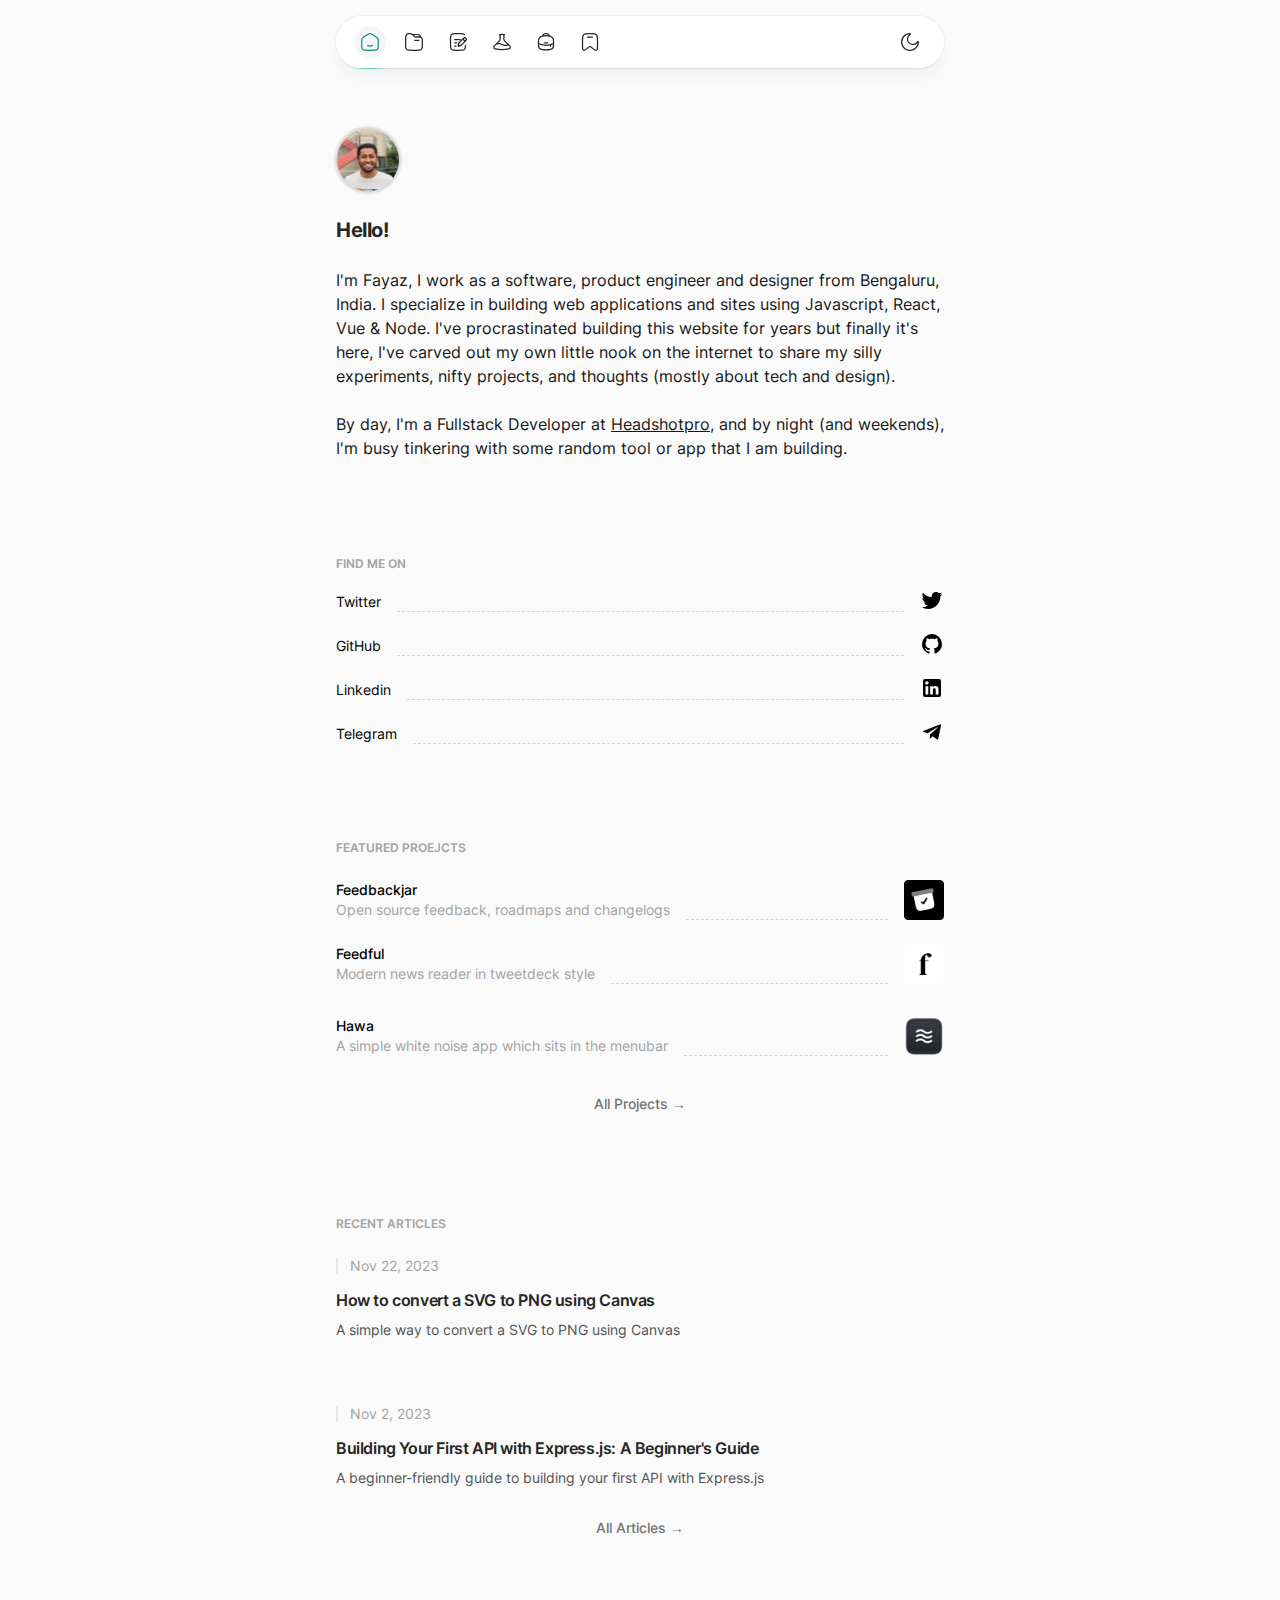
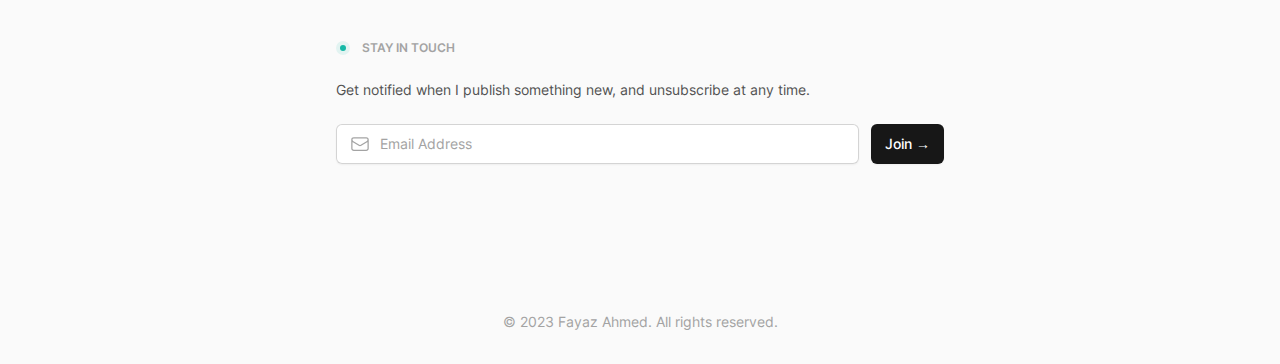
<file: index.html>
<!DOCTYPE html>
<html  lang="en" class="h-full">
<head><meta charset="utf-8">
<meta name="viewport" content="width=device-width, initial-scale=1">
<style id="nuxt-ui-colors">:root {
--color-primary-50: 240 253 250;
--color-primary-100: 204 251 241;
--color-primary-200: 153 246 228;
--color-primary-300: 94 234 212;
--color-primary-400: 45 212 191;
--color-primary-500: 20 184 166;
--color-primary-600: 13 148 136;
--color-primary-700: 15 118 110;
--color-primary-800: 17 94 89;
--color-primary-900: 19 78 74;
--color-primary-950: 4 47 46;
--color-primary-DEFAULT: var(--color-primary-500);

--color-gray-50: 250 250 250;
--color-gray-100: 245 245 245;
--color-gray-200: 229 229 229;
--color-gray-300: 212 212 212;
--color-gray-400: 163 163 163;
--color-gray-500: 115 115 115;
--color-gray-600: 82 82 82;
--color-gray-700: 64 64 64;
--color-gray-800: 38 38 38;
--color-gray-900: 23 23 23;
--color-gray-950: 10 10 10;
}

.dark {
  --color-primary-DEFAULT: var(--color-primary-400);
}
</style>
<title>Fayaz Ahmed</title>
<style> @font-face { font-family: "Inter fallback"; src: local("Noto Sans"); size-adjust: 100.6532%; ascent-override: 96.2463%; descent-override: 23.991%; line-gap-override: 0%; } @font-face { font-family: "Inter fallback"; src: local("Arial"); size-adjust: 107.4014%; ascent-override: 90.199%; descent-override: 22.4836%; line-gap-override: 0%; } @font-face { font-family: "Inter fallback"; src: local("Helvetica Neue"); size-adjust: 106.0574%; ascent-override: 91.342%; descent-override: 22.7685%; line-gap-override: 0%; } @font-face { font-family: "Inter fallback"; src: local("Roboto"); size-adjust: 107.2828%; ascent-override: 90.2987%; descent-override: 22.5085%; line-gap-override: 0%; } @font-face { font-family: "Inter fallback"; src: local("Segoe UI"); size-adjust: 107.1644%; ascent-override: 90.3985%; descent-override: 22.5334%; line-gap-override: 0%; } @font-face { font-family: "Inter fallback"; src: local("BlinkMacSystemFont"); size-adjust: 115.3099%; ascent-override: 84.0128%; descent-override: 20.9416%; line-gap-override: 0%; } @font-face { font-family: "Inter fallback"; src: local("Noto Sans"); size-adjust: 100.6532%; ascent-override: 96.2463%; descent-override: 23.991%; line-gap-override: 0%; } @font-face { font-family: "Inter fallback"; src: local("Arial"); size-adjust: 107.4014%; ascent-override: 90.199%; descent-override: 22.4836%; line-gap-override: 0%; } @font-face { font-family: "Inter fallback"; src: local("Helvetica Neue"); size-adjust: 106.0574%; ascent-override: 91.342%; descent-override: 22.7685%; line-gap-override: 0%; } @font-face { font-family: "Inter fallback"; src: local("Roboto"); size-adjust: 107.2828%; ascent-override: 90.2987%; descent-override: 22.5085%; line-gap-override: 0%; } @font-face { font-family: "Inter fallback"; src: local("Segoe UI"); size-adjust: 107.1644%; ascent-override: 90.3985%; descent-override: 22.5334%; line-gap-override: 0%; } @font-face { font-family: "Inter fallback"; src: local("BlinkMacSystemFont"); size-adjust: 115.3099%; ascent-override: 84.0128%; descent-override: 20.9416%; line-gap-override: 0%; } @font-face { font-family: "Inter fallback"; src: local("Noto Sans"); size-adjust: 100.6532%; ascent-override: 96.2463%; descent-override: 23.991%; line-gap-override: 0%; } @font-face { font-family: "Inter fallback"; src: local("Arial"); size-adjust: 107.4014%; ascent-override: 90.199%; descent-override: 22.4836%; line-gap-override: 0%; } @font-face { font-family: "Inter fallback"; src: local("Helvetica Neue"); size-adjust: 106.0574%; ascent-override: 91.342%; descent-override: 22.7685%; line-gap-override: 0%; } @font-face { font-family: "Inter fallback"; src: local("Roboto"); size-adjust: 107.2828%; ascent-override: 90.2987%; descent-override: 22.5085%; line-gap-override: 0%; } @font-face { font-family: "Inter fallback"; src: local("Segoe UI"); size-adjust: 107.1644%; ascent-override: 90.3985%; descent-override: 22.5334%; line-gap-override: 0%; } @font-face { font-family: "Inter fallback"; src: local("BlinkMacSystemFont"); size-adjust: 115.3099%; ascent-override: 84.0128%; descent-override: 20.9416%; line-gap-override: 0%; } @font-face { font-family: "Inter fallback"; src: local("Noto Sans"); size-adjust: 100.6532%; ascent-override: 96.2463%; descent-override: 23.991%; line-gap-override: 0%; } @font-face { font-family: "Inter fallback"; src: local("Arial"); size-adjust: 107.4014%; ascent-override: 90.199%; descent-override: 22.4836%; line-gap-override: 0%; } @font-face { font-family: "Inter fallback"; src: local("Helvetica Neue"); size-adjust: 106.0574%; ascent-override: 91.342%; descent-override: 22.7685%; line-gap-override: 0%; } @font-face { font-family: "Inter fallback"; src: local("Roboto"); size-adjust: 107.2828%; ascent-override: 90.2987%; descent-override: 22.5085%; line-gap-override: 0%; } @font-face { font-family: "Inter fallback"; src: local("Segoe UI"); size-adjust: 107.1644%; ascent-override: 90.3985%; descent-override: 22.5334%; line-gap-override: 0%; } @font-face { font-family: "Inter fallback"; src: local("BlinkMacSystemFont"); size-adjust: 115.3099%; ascent-override: 84.0128%; descent-override: 20.9416%; line-gap-override: 0%; } @font-face { font-family: "Inter fallback"; src: local("Noto Sans"); size-adjust: 100.6532%; ascent-override: 96.2463%; descent-override: 23.991%; line-gap-override: 0%; } @font-face { font-family: "Inter fallback"; src: local("Arial"); size-adjust: 107.4014%; ascent-override: 90.199%; descent-override: 22.4836%; line-gap-override: 0%; } @font-face { font-family: "Inter fallback"; src: local("Helvetica Neue"); size-adjust: 106.0574%; ascent-override: 91.342%; descent-override: 22.7685%; line-gap-override: 0%; } @font-face { font-family: "Inter fallback"; src: local("Roboto"); size-adjust: 107.2828%; ascent-override: 90.2987%; descent-override: 22.5085%; line-gap-override: 0%; } @font-face { font-family: "Inter fallback"; src: local("Segoe UI"); size-adjust: 107.1644%; ascent-override: 90.3985%; descent-override: 22.5334%; line-gap-override: 0%; } @font-face { font-family: "Inter fallback"; src: local("BlinkMacSystemFont"); size-adjust: 115.3099%; ascent-override: 84.0128%; descent-override: 20.9416%; line-gap-override: 0%; } @font-face { font-family: "Inter fallback"; src: local("Noto Sans"); size-adjust: 100.6532%; ascent-override: 96.2463%; descent-override: 23.991%; line-gap-override: 0%; } @font-face { font-family: "Inter fallback"; src: local("Arial"); size-adjust: 107.4014%; ascent-override: 90.199%; descent-override: 22.4836%; line-gap-override: 0%; } @font-face { font-family: "Inter fallback"; src: local("Helvetica Neue"); size-adjust: 106.0574%; ascent-override: 91.342%; descent-override: 22.7685%; line-gap-override: 0%; } @font-face { font-family: "Inter fallback"; src: local("Roboto"); size-adjust: 107.2828%; ascent-override: 90.2987%; descent-override: 22.5085%; line-gap-override: 0%; } @font-face { font-family: "Inter fallback"; src: local("Segoe UI"); size-adjust: 107.1644%; ascent-override: 90.3985%; descent-override: 22.5334%; line-gap-override: 0%; } @font-face { font-family: "Inter fallback"; src: local("BlinkMacSystemFont"); size-adjust: 115.3099%; ascent-override: 84.0128%; descent-override: 20.9416%; line-gap-override: 0%; } @font-face { font-family: "Inter fallback"; src: local("Noto Sans"); size-adjust: 100.6532%; ascent-override: 96.2463%; descent-override: 23.991%; line-gap-override: 0%; } @font-face { font-family: "Inter fallback"; src: local("Arial"); size-adjust: 107.4014%; ascent-override: 90.199%; descent-override: 22.4836%; line-gap-override: 0%; } @font-face { font-family: "Inter fallback"; src: local("Helvetica Neue"); size-adjust: 106.0574%; ascent-override: 91.342%; descent-override: 22.7685%; line-gap-override: 0%; } @font-face { font-family: "Inter fallback"; src: local("Roboto"); size-adjust: 107.2828%; ascent-override: 90.2987%; descent-override: 22.5085%; line-gap-override: 0%; } @font-face { font-family: "Inter fallback"; src: local("Segoe UI"); size-adjust: 107.1644%; ascent-override: 90.3985%; descent-override: 22.5334%; line-gap-override: 0%; } @font-face { font-family: "Inter fallback"; src: local("BlinkMacSystemFont"); size-adjust: 115.3099%; ascent-override: 84.0128%; descent-override: 20.9416%; line-gap-override: 0%; } @font-face { font-family: "Inter fallback"; src: local("Noto Sans"); size-adjust: 100.6532%; ascent-override: 96.2463%; descent-override: 23.991%; line-gap-override: 0%; } @font-face { font-family: "Inter fallback"; src: local("Arial"); size-adjust: 107.4014%; ascent-override: 90.199%; descent-override: 22.4836%; line-gap-override: 0%; } @font-face { font-family: "Inter fallback"; src: local("Helvetica Neue"); size-adjust: 106.0574%; ascent-override: 91.342%; descent-override: 22.7685%; line-gap-override: 0%; } @font-face { font-family: "Inter fallback"; src: local("Roboto"); size-adjust: 107.2828%; ascent-override: 90.2987%; descent-override: 22.5085%; line-gap-override: 0%; } @font-face { font-family: "Inter fallback"; src: local("Segoe UI"); size-adjust: 107.1644%; ascent-override: 90.3985%; descent-override: 22.5334%; line-gap-override: 0%; } @font-face { font-family: "Inter fallback"; src: local("BlinkMacSystemFont"); size-adjust: 115.3099%; ascent-override: 84.0128%; descent-override: 20.9416%; line-gap-override: 0%; } @font-face { font-family: "Inter fallback"; src: local("Noto Sans"); size-adjust: 100.6532%; ascent-override: 96.2463%; descent-override: 23.991%; line-gap-override: 0%; } @font-face { font-family: "Inter fallback"; src: local("Arial"); size-adjust: 107.4014%; ascent-override: 90.199%; descent-override: 22.4836%; line-gap-override: 0%; } @font-face { font-family: "Inter fallback"; src: local("Helvetica Neue"); size-adjust: 106.0574%; ascent-override: 91.342%; descent-override: 22.7685%; line-gap-override: 0%; } @font-face { font-family: "Inter fallback"; src: local("Roboto"); size-adjust: 107.2828%; ascent-override: 90.2987%; descent-override: 22.5085%; line-gap-override: 0%; } @font-face { font-family: "Inter fallback"; src: local("Segoe UI"); size-adjust: 107.1644%; ascent-override: 90.3985%; descent-override: 22.5334%; line-gap-override: 0%; } @font-face { font-family: "Inter fallback"; src: local("BlinkMacSystemFont"); size-adjust: 115.3099%; ascent-override: 84.0128%; descent-override: 20.9416%; line-gap-override: 0%; } @font-face { font-family: "Inter fallback"; src: local("Noto Sans"); size-adjust: 100.6532%; ascent-override: 96.2463%; descent-override: 23.991%; line-gap-override: 0%; } @font-face { font-family: "Inter fallback"; src: local("Arial"); size-adjust: 107.4014%; ascent-override: 90.199%; descent-override: 22.4836%; line-gap-override: 0%; } @font-face { font-family: "Inter fallback"; src: local("Helvetica Neue"); size-adjust: 106.0574%; ascent-override: 91.342%; descent-override: 22.7685%; line-gap-override: 0%; } @font-face { font-family: "Inter fallback"; src: local("Roboto"); size-adjust: 107.2828%; ascent-override: 90.2987%; descent-override: 22.5085%; line-gap-override: 0%; } @font-face { font-family: "Inter fallback"; src: local("Segoe UI"); size-adjust: 107.1644%; ascent-override: 90.3985%; descent-override: 22.5334%; line-gap-override: 0%; } @font-face { font-family: "Inter fallback"; src: local("BlinkMacSystemFont"); size-adjust: 115.3099%; ascent-override: 84.0128%; descent-override: 20.9416%; line-gap-override: 0%; } @font-face { font-family: "Inter fallback"; src: local("Noto Sans"); size-adjust: 100.6532%; ascent-override: 96.2463%; descent-override: 23.991%; line-gap-override: 0%; } @font-face { font-family: "Inter fallback"; src: local("Arial"); size-adjust: 107.4014%; ascent-override: 90.199%; descent-override: 22.4836%; line-gap-override: 0%; } @font-face { font-family: "Inter fallback"; src: local("Helvetica Neue"); size-adjust: 106.0574%; ascent-override: 91.342%; descent-override: 22.7685%; line-gap-override: 0%; } @font-face { font-family: "Inter fallback"; src: local("Roboto"); size-adjust: 107.2828%; ascent-override: 90.2987%; descent-override: 22.5085%; line-gap-override: 0%; } @font-face { font-family: "Inter fallback"; src: local("Segoe UI"); size-adjust: 107.1644%; ascent-override: 90.3985%; descent-override: 22.5334%; line-gap-override: 0%; } @font-face { font-family: "Inter fallback"; src: local("BlinkMacSystemFont"); size-adjust: 115.3099%; ascent-override: 84.0128%; descent-override: 20.9416%; line-gap-override: 0%; } @font-face { font-family: "Inter fallback"; src: local("Noto Sans"); size-adjust: 100.6532%; ascent-override: 96.2463%; descent-override: 23.991%; line-gap-override: 0%; } @font-face { font-family: "Inter fallback"; src: local("Arial"); size-adjust: 107.4014%; ascent-override: 90.199%; descent-override: 22.4836%; line-gap-override: 0%; } @font-face { font-family: "Inter fallback"; src: local("Helvetica Neue"); size-adjust: 106.0574%; ascent-override: 91.342%; descent-override: 22.7685%; line-gap-override: 0%; } @font-face { font-family: "Inter fallback"; src: local("Roboto"); size-adjust: 107.2828%; ascent-override: 90.2987%; descent-override: 22.5085%; line-gap-override: 0%; } @font-face { font-family: "Inter fallback"; src: local("Segoe UI"); size-adjust: 107.1644%; ascent-override: 90.3985%; descent-override: 22.5334%; line-gap-override: 0%; } @font-face { font-family: "Inter fallback"; src: local("BlinkMacSystemFont"); size-adjust: 115.3099%; ascent-override: 84.0128%; descent-override: 20.9416%; line-gap-override: 0%; } @font-face { font-family: "Inter fallback"; src: local("Noto Sans"); size-adjust: 100.6532%; ascent-override: 96.2463%; descent-override: 23.991%; line-gap-override: 0%; } @font-face { font-family: "Inter fallback"; src: local("Arial"); size-adjust: 107.4014%; ascent-override: 90.199%; descent-override: 22.4836%; line-gap-override: 0%; } @font-face { font-family: "Inter fallback"; src: local("Helvetica Neue"); size-adjust: 106.0574%; ascent-override: 91.342%; descent-override: 22.7685%; line-gap-override: 0%; } @font-face { font-family: "Inter fallback"; src: local("Roboto"); size-adjust: 107.2828%; ascent-override: 90.2987%; descent-override: 22.5085%; line-gap-override: 0%; } @font-face { font-family: "Inter fallback"; src: local("Segoe UI"); size-adjust: 107.1644%; ascent-override: 90.3985%; descent-override: 22.5334%; line-gap-override: 0%; } @font-face { font-family: "Inter fallback"; src: local("BlinkMacSystemFont"); size-adjust: 115.3099%; ascent-override: 84.0128%; descent-override: 20.9416%; line-gap-override: 0%; } @font-face { font-family: "Inter fallback"; src: local("Noto Sans"); size-adjust: 100.6532%; ascent-override: 96.2463%; descent-override: 23.991%; line-gap-override: 0%; } @font-face { font-family: "Inter fallback"; src: local("Arial"); size-adjust: 107.4014%; ascent-override: 90.199%; descent-override: 22.4836%; line-gap-override: 0%; } @font-face { font-family: "Inter fallback"; src: local("Helvetica Neue"); size-adjust: 106.0574%; ascent-override: 91.342%; descent-override: 22.7685%; line-gap-override: 0%; } @font-face { font-family: "Inter fallback"; src: local("Roboto"); size-adjust: 107.2828%; ascent-override: 90.2987%; descent-override: 22.5085%; line-gap-override: 0%; } @font-face { font-family: "Inter fallback"; src: local("Segoe UI"); size-adjust: 107.1644%; ascent-override: 90.3985%; descent-override: 22.5334%; line-gap-override: 0%; } @font-face { font-family: "Inter fallback"; src: local("BlinkMacSystemFont"); size-adjust: 115.3099%; ascent-override: 84.0128%; descent-override: 20.9416%; line-gap-override: 0%; } @font-face { font-family: "Inter fallback"; src: local("Noto Sans"); size-adjust: 100.6532%; ascent-override: 96.2463%; descent-override: 23.991%; line-gap-override: 0%; } @font-face { font-family: "Inter fallback"; src: local("Arial"); size-adjust: 107.4014%; ascent-override: 90.199%; descent-override: 22.4836%; line-gap-override: 0%; } @font-face { font-family: "Inter fallback"; src: local("Helvetica Neue"); size-adjust: 106.0574%; ascent-override: 91.342%; descent-override: 22.7685%; line-gap-override: 0%; } @font-face { font-family: "Inter fallback"; src: local("Roboto"); size-adjust: 107.2828%; ascent-override: 90.2987%; descent-override: 22.5085%; line-gap-override: 0%; } @font-face { font-family: "Inter fallback"; src: local("Segoe UI"); size-adjust: 107.1644%; ascent-override: 90.3985%; descent-override: 22.5334%; line-gap-override: 0%; } @font-face { font-family: "Inter fallback"; src: local("BlinkMacSystemFont"); size-adjust: 115.3099%; ascent-override: 84.0128%; descent-override: 20.9416%; line-gap-override: 0%; } @font-face { font-family: "Inter fallback"; src: local("Noto Sans"); size-adjust: 100.6532%; ascent-override: 96.2463%; descent-override: 23.991%; line-gap-override: 0%; } @font-face { font-family: "Inter fallback"; src: local("Arial"); size-adjust: 107.4014%; ascent-override: 90.199%; descent-override: 22.4836%; line-gap-override: 0%; } @font-face { font-family: "Inter fallback"; src: local("Helvetica Neue"); size-adjust: 106.0574%; ascent-override: 91.342%; descent-override: 22.7685%; line-gap-override: 0%; } @font-face { font-family: "Inter fallback"; src: local("Roboto"); size-adjust: 107.2828%; ascent-override: 90.2987%; descent-override: 22.5085%; line-gap-override: 0%; } @font-face { font-family: "Inter fallback"; src: local("Segoe UI"); size-adjust: 107.1644%; ascent-override: 90.3985%; descent-override: 22.5334%; line-gap-override: 0%; } @font-face { font-family: "Inter fallback"; src: local("BlinkMacSystemFont"); size-adjust: 115.3099%; ascent-override: 84.0128%; descent-override: 20.9416%; line-gap-override: 0%; } @font-face { font-family: "Inter fallback"; src: local("Noto Sans"); size-adjust: 100.6532%; ascent-override: 96.2463%; descent-override: 23.991%; line-gap-override: 0%; } @font-face { font-family: "Inter fallback"; src: local("Arial"); size-adjust: 107.4014%; ascent-override: 90.199%; descent-override: 22.4836%; line-gap-override: 0%; } @font-face { font-family: "Inter fallback"; src: local("Helvetica Neue"); size-adjust: 106.0574%; ascent-override: 91.342%; descent-override: 22.7685%; line-gap-override: 0%; } @font-face { font-family: "Inter fallback"; src: local("Roboto"); size-adjust: 107.2828%; ascent-override: 90.2987%; descent-override: 22.5085%; line-gap-override: 0%; } @font-face { font-family: "Inter fallback"; src: local("Segoe UI"); size-adjust: 107.1644%; ascent-override: 90.3985%; descent-override: 22.5334%; line-gap-override: 0%; } @font-face { font-family: "Inter fallback"; src: local("BlinkMacSystemFont"); size-adjust: 115.3099%; ascent-override: 84.0128%; descent-override: 20.9416%; line-gap-override: 0%; } @font-face { font-family: "Inter fallback"; src: local("Noto Sans"); size-adjust: 100.6532%; ascent-override: 96.2463%; descent-override: 23.991%; line-gap-override: 0%; } @font-face { font-family: "Inter fallback"; src: local("Arial"); size-adjust: 107.4014%; ascent-override: 90.199%; descent-override: 22.4836%; line-gap-override: 0%; } @font-face { font-family: "Inter fallback"; src: local("Helvetica Neue"); size-adjust: 106.0574%; ascent-override: 91.342%; descent-override: 22.7685%; line-gap-override: 0%; } @font-face { font-family: "Inter fallback"; src: local("Roboto"); size-adjust: 107.2828%; ascent-override: 90.2987%; descent-override: 22.5085%; line-gap-override: 0%; } @font-face { font-family: "Inter fallback"; src: local("Segoe UI"); size-adjust: 107.1644%; ascent-override: 90.3985%; descent-override: 22.5334%; line-gap-override: 0%; } @font-face { font-family: "Inter fallback"; src: local("BlinkMacSystemFont"); size-adjust: 115.3099%; ascent-override: 84.0128%; descent-override: 20.9416%; line-gap-override: 0%; } @font-face { font-family: "Inter fallback"; src: local("Noto Sans"); size-adjust: 100.6532%; ascent-override: 96.2463%; descent-override: 23.991%; line-gap-override: 0%; } @font-face { font-family: "Inter fallback"; src: local("Arial"); size-adjust: 107.4014%; ascent-override: 90.199%; descent-override: 22.4836%; line-gap-override: 0%; } @font-face { font-family: "Inter fallback"; src: local("Helvetica Neue"); size-adjust: 106.0574%; ascent-override: 91.342%; descent-override: 22.7685%; line-gap-override: 0%; } @font-face { font-family: "Inter fallback"; src: local("Roboto"); size-adjust: 107.2828%; ascent-override: 90.2987%; descent-override: 22.5085%; line-gap-override: 0%; } @font-face { font-family: "Inter fallback"; src: local("Segoe UI"); size-adjust: 107.1644%; ascent-override: 90.3985%; descent-override: 22.5334%; line-gap-override: 0%; } @font-face { font-family: "Inter fallback"; src: local("BlinkMacSystemFont"); size-adjust: 115.3099%; ascent-override: 84.0128%; descent-override: 20.9416%; line-gap-override: 0%; } @font-face { font-family: "Inter fallback"; src: local("Noto Sans"); size-adjust: 100.6532%; ascent-override: 96.2463%; descent-override: 23.991%; line-gap-override: 0%; } @font-face { font-family: "Inter fallback"; src: local("Arial"); size-adjust: 107.4014%; ascent-override: 90.199%; descent-override: 22.4836%; line-gap-override: 0%; } @font-face { font-family: "Inter fallback"; src: local("Helvetica Neue"); size-adjust: 106.0574%; ascent-override: 91.342%; descent-override: 22.7685%; line-gap-override: 0%; } @font-face { font-family: "Inter fallback"; src: local("Roboto"); size-adjust: 107.2828%; ascent-override: 90.2987%; descent-override: 22.5085%; line-gap-override: 0%; } @font-face { font-family: "Inter fallback"; src: local("Segoe UI"); size-adjust: 107.1644%; ascent-override: 90.3985%; descent-override: 22.5334%; line-gap-override: 0%; } @font-face { font-family: "Inter fallback"; src: local("BlinkMacSystemFont"); size-adjust: 115.3099%; ascent-override: 84.0128%; descent-override: 20.9416%; line-gap-override: 0%; } @font-face { font-family: "Inter fallback"; src: local("Noto Sans"); size-adjust: 100.6532%; ascent-override: 96.2463%; descent-override: 23.991%; line-gap-override: 0%; } @font-face { font-family: "Inter fallback"; src: local("Arial"); size-adjust: 107.4014%; ascent-override: 90.199%; descent-override: 22.4836%; line-gap-override: 0%; } @font-face { font-family: "Inter fallback"; src: local("Helvetica Neue"); size-adjust: 106.0574%; ascent-override: 91.342%; descent-override: 22.7685%; line-gap-override: 0%; } @font-face { font-family: "Inter fallback"; src: local("Roboto"); size-adjust: 107.2828%; ascent-override: 90.2987%; descent-override: 22.5085%; line-gap-override: 0%; } @font-face { font-family: "Inter fallback"; src: local("Segoe UI"); size-adjust: 107.1644%; ascent-override: 90.3985%; descent-override: 22.5334%; line-gap-override: 0%; } @font-face { font-family: "Inter fallback"; src: local("BlinkMacSystemFont"); size-adjust: 115.3099%; ascent-override: 84.0128%; descent-override: 20.9416%; line-gap-override: 0%; } @font-face { font-family: "Inter fallback"; src: local("Noto Sans"); size-adjust: 100.6532%; ascent-override: 96.2463%; descent-override: 23.991%; line-gap-override: 0%; } @font-face { font-family: "Inter fallback"; src: local("Arial"); size-adjust: 107.4014%; ascent-override: 90.199%; descent-override: 22.4836%; line-gap-override: 0%; } @font-face { font-family: "Inter fallback"; src: local("Helvetica Neue"); size-adjust: 106.0574%; ascent-override: 91.342%; descent-override: 22.7685%; line-gap-override: 0%; } @font-face { font-family: "Inter fallback"; src: local("Roboto"); size-adjust: 107.2828%; ascent-override: 90.2987%; descent-override: 22.5085%; line-gap-override: 0%; } @font-face { font-family: "Inter fallback"; src: local("Segoe UI"); size-adjust: 107.1644%; ascent-override: 90.3985%; descent-override: 22.5334%; line-gap-override: 0%; } @font-face { font-family: "Inter fallback"; src: local("BlinkMacSystemFont"); size-adjust: 115.3099%; ascent-override: 84.0128%; descent-override: 20.9416%; line-gap-override: 0%; } @font-face { font-family: "Inter fallback"; src: local("Noto Sans"); size-adjust: 100.6532%; ascent-override: 96.2463%; descent-override: 23.991%; line-gap-override: 0%; } @font-face { font-family: "Inter fallback"; src: local("Arial"); size-adjust: 107.4014%; ascent-override: 90.199%; descent-override: 22.4836%; line-gap-override: 0%; } @font-face { font-family: "Inter fallback"; src: local("Helvetica Neue"); size-adjust: 106.0574%; ascent-override: 91.342%; descent-override: 22.7685%; line-gap-override: 0%; } @font-face { font-family: "Inter fallback"; src: local("Roboto"); size-adjust: 107.2828%; ascent-override: 90.2987%; descent-override: 22.5085%; line-gap-override: 0%; } @font-face { font-family: "Inter fallback"; src: local("Segoe UI"); size-adjust: 107.1644%; ascent-override: 90.3985%; descent-override: 22.5334%; line-gap-override: 0%; } @font-face { font-family: "Inter fallback"; src: local("BlinkMacSystemFont"); size-adjust: 115.3099%; ascent-override: 84.0128%; descent-override: 20.9416%; line-gap-override: 0%; } @font-face { font-family: "Inter fallback"; src: local("Noto Sans"); size-adjust: 100.6532%; ascent-override: 96.2463%; descent-override: 23.991%; line-gap-override: 0%; } @font-face { font-family: "Inter fallback"; src: local("Arial"); size-adjust: 107.4014%; ascent-override: 90.199%; descent-override: 22.4836%; line-gap-override: 0%; } @font-face { font-family: "Inter fallback"; src: local("Helvetica Neue"); size-adjust: 106.0574%; ascent-override: 91.342%; descent-override: 22.7685%; line-gap-override: 0%; } @font-face { font-family: "Inter fallback"; src: local("Roboto"); size-adjust: 107.2828%; ascent-override: 90.2987%; descent-override: 22.5085%; line-gap-override: 0%; } @font-face { font-family: "Inter fallback"; src: local("Segoe UI"); size-adjust: 107.1644%; ascent-override: 90.3985%; descent-override: 22.5334%; line-gap-override: 0%; } @font-face { font-family: "Inter fallback"; src: local("BlinkMacSystemFont"); size-adjust: 115.3099%; ascent-override: 84.0128%; descent-override: 20.9416%; line-gap-override: 0%; } @font-face { font-family: "Inter fallback"; src: local("Noto Sans"); size-adjust: 100.6532%; ascent-override: 96.2463%; descent-override: 23.991%; line-gap-override: 0%; } @font-face { font-family: "Inter fallback"; src: local("Arial"); size-adjust: 107.4014%; ascent-override: 90.199%; descent-override: 22.4836%; line-gap-override: 0%; } @font-face { font-family: "Inter fallback"; src: local("Helvetica Neue"); size-adjust: 106.0574%; ascent-override: 91.342%; descent-override: 22.7685%; line-gap-override: 0%; } @font-face { font-family: "Inter fallback"; src: local("Roboto"); size-adjust: 107.2828%; ascent-override: 90.2987%; descent-override: 22.5085%; line-gap-override: 0%; } @font-face { font-family: "Inter fallback"; src: local("Segoe UI"); size-adjust: 107.1644%; ascent-override: 90.3985%; descent-override: 22.5334%; line-gap-override: 0%; } @font-face { font-family: "Inter fallback"; src: local("BlinkMacSystemFont"); size-adjust: 115.3099%; ascent-override: 84.0128%; descent-override: 20.9416%; line-gap-override: 0%; } @font-face { font-family: "Inter fallback"; src: local("Noto Sans"); size-adjust: 100.6532%; ascent-override: 96.2463%; descent-override: 23.991%; line-gap-override: 0%; } @font-face { font-family: "Inter fallback"; src: local("Arial"); size-adjust: 107.4014%; ascent-override: 90.199%; descent-override: 22.4836%; line-gap-override: 0%; } @font-face { font-family: "Inter fallback"; src: local("Helvetica Neue"); size-adjust: 106.0574%; ascent-override: 91.342%; descent-override: 22.7685%; line-gap-override: 0%; } @font-face { font-family: "Inter fallback"; src: local("Roboto"); size-adjust: 107.2828%; ascent-override: 90.2987%; descent-override: 22.5085%; line-gap-override: 0%; } @font-face { font-family: "Inter fallback"; src: local("Segoe UI"); size-adjust: 107.1644%; ascent-override: 90.3985%; descent-override: 22.5334%; line-gap-override: 0%; } @font-face { font-family: "Inter fallback"; src: local("BlinkMacSystemFont"); size-adjust: 115.3099%; ascent-override: 84.0128%; descent-override: 20.9416%; line-gap-override: 0%; } @font-face { font-family: "Inter fallback"; src: local("Noto Sans"); size-adjust: 100.6532%; ascent-override: 96.2463%; descent-override: 23.991%; line-gap-override: 0%; } @font-face { font-family: "Inter fallback"; src: local("Arial"); size-adjust: 107.4014%; ascent-override: 90.199%; descent-override: 22.4836%; line-gap-override: 0%; } @font-face { font-family: "Inter fallback"; src: local("Helvetica Neue"); size-adjust: 106.0574%; ascent-override: 91.342%; descent-override: 22.7685%; line-gap-override: 0%; } @font-face { font-family: "Inter fallback"; src: local("Roboto"); size-adjust: 107.2828%; ascent-override: 90.2987%; descent-override: 22.5085%; line-gap-override: 0%; } @font-face { font-family: "Inter fallback"; src: local("Segoe UI"); size-adjust: 107.1644%; ascent-override: 90.3985%; descent-override: 22.5334%; line-gap-override: 0%; } @font-face { font-family: "Inter fallback"; src: local("BlinkMacSystemFont"); size-adjust: 115.3099%; ascent-override: 84.0128%; descent-override: 20.9416%; line-gap-override: 0%; } @font-face { font-family: "Inter fallback"; src: local("Noto Sans"); size-adjust: 100.6532%; ascent-override: 96.2463%; descent-override: 23.991%; line-gap-override: 0%; } @font-face { font-family: "Inter fallback"; src: local("Arial"); size-adjust: 107.4014%; ascent-override: 90.199%; descent-override: 22.4836%; line-gap-override: 0%; } @font-face { font-family: "Inter fallback"; src: local("Helvetica Neue"); size-adjust: 106.0574%; ascent-override: 91.342%; descent-override: 22.7685%; line-gap-override: 0%; } @font-face { font-family: "Inter fallback"; src: local("Roboto"); size-adjust: 107.2828%; ascent-override: 90.2987%; descent-override: 22.5085%; line-gap-override: 0%; } @font-face { font-family: "Inter fallback"; src: local("Segoe UI"); size-adjust: 107.1644%; ascent-override: 90.3985%; descent-override: 22.5334%; line-gap-override: 0%; } @font-face { font-family: "Inter fallback"; src: local("BlinkMacSystemFont"); size-adjust: 115.3099%; ascent-override: 84.0128%; descent-override: 20.9416%; line-gap-override: 0%; } @font-face { font-family: "Inter fallback"; src: local("Noto Sans"); size-adjust: 100.6532%; ascent-override: 96.2463%; descent-override: 23.991%; line-gap-override: 0%; } @font-face { font-family: "Inter fallback"; src: local("Arial"); size-adjust: 107.4014%; ascent-override: 90.199%; descent-override: 22.4836%; line-gap-override: 0%; } @font-face { font-family: "Inter fallback"; src: local("Helvetica Neue"); size-adjust: 106.0574%; ascent-override: 91.342%; descent-override: 22.7685%; line-gap-override: 0%; } @font-face { font-family: "Inter fallback"; src: local("Roboto"); size-adjust: 107.2828%; ascent-override: 90.2987%; descent-override: 22.5085%; line-gap-override: 0%; } @font-face { font-family: "Inter fallback"; src: local("Segoe UI"); size-adjust: 107.1644%; ascent-override: 90.3985%; descent-override: 22.5334%; line-gap-override: 0%; } @font-face { font-family: "Inter fallback"; src: local("BlinkMacSystemFont"); size-adjust: 115.3099%; ascent-override: 84.0128%; descent-override: 20.9416%; line-gap-override: 0%; } @font-face { font-family: "Inter fallback"; src: local("Noto Sans"); size-adjust: 100.6532%; ascent-override: 96.2463%; descent-override: 23.991%; line-gap-override: 0%; } @font-face { font-family: "Inter fallback"; src: local("Arial"); size-adjust: 107.4014%; ascent-override: 90.199%; descent-override: 22.4836%; line-gap-override: 0%; } @font-face { font-family: "Inter fallback"; src: local("Helvetica Neue"); size-adjust: 106.0574%; ascent-override: 91.342%; descent-override: 22.7685%; line-gap-override: 0%; } @font-face { font-family: "Inter fallback"; src: local("Roboto"); size-adjust: 107.2828%; ascent-override: 90.2987%; descent-override: 22.5085%; line-gap-override: 0%; } @font-face { font-family: "Inter fallback"; src: local("Segoe UI"); size-adjust: 107.1644%; ascent-override: 90.3985%; descent-override: 22.5334%; line-gap-override: 0%; } @font-face { font-family: "Inter fallback"; src: local("BlinkMacSystemFont"); size-adjust: 115.3099%; ascent-override: 84.0128%; descent-override: 20.9416%; line-gap-override: 0%; } @font-face { font-family: "Inter fallback"; src: local("Noto Sans"); size-adjust: 100.6532%; ascent-override: 96.2463%; descent-override: 23.991%; line-gap-override: 0%; } @font-face { font-family: "Inter fallback"; src: local("Arial"); size-adjust: 107.4014%; ascent-override: 90.199%; descent-override: 22.4836%; line-gap-override: 0%; } @font-face { font-family: "Inter fallback"; src: local("Helvetica Neue"); size-adjust: 106.0574%; ascent-override: 91.342%; descent-override: 22.7685%; line-gap-override: 0%; } @font-face { font-family: "Inter fallback"; src: local("Roboto"); size-adjust: 107.2828%; ascent-override: 90.2987%; descent-override: 22.5085%; line-gap-override: 0%; } @font-face { font-family: "Inter fallback"; src: local("Segoe UI"); size-adjust: 107.1644%; ascent-override: 90.3985%; descent-override: 22.5334%; line-gap-override: 0%; } @font-face { font-family: "Inter fallback"; src: local("BlinkMacSystemFont"); size-adjust: 115.3099%; ascent-override: 84.0128%; descent-override: 20.9416%; line-gap-override: 0%; } @font-face { font-family: "Inter fallback"; src: local("Noto Sans"); size-adjust: 100.6532%; ascent-override: 96.2463%; descent-override: 23.991%; line-gap-override: 0%; } @font-face { font-family: "Inter fallback"; src: local("Arial"); size-adjust: 107.4014%; ascent-override: 90.199%; descent-override: 22.4836%; line-gap-override: 0%; } @font-face { font-family: "Inter fallback"; src: local("Helvetica Neue"); size-adjust: 106.0574%; ascent-override: 91.342%; descent-override: 22.7685%; line-gap-override: 0%; } @font-face { font-family: "Inter fallback"; src: local("Roboto"); size-adjust: 107.2828%; ascent-override: 90.2987%; descent-override: 22.5085%; line-gap-override: 0%; } @font-face { font-family: "Inter fallback"; src: local("Segoe UI"); size-adjust: 107.1644%; ascent-override: 90.3985%; descent-override: 22.5334%; line-gap-override: 0%; } @font-face { font-family: "Inter fallback"; src: local("BlinkMacSystemFont"); size-adjust: 115.3099%; ascent-override: 84.0128%; descent-override: 20.9416%; line-gap-override: 0%; } @font-face { font-family: "Inter fallback"; src: local("Noto Sans"); size-adjust: 100.6532%; ascent-override: 96.2463%; descent-override: 23.991%; line-gap-override: 0%; } @font-face { font-family: "Inter fallback"; src: local("Arial"); size-adjust: 107.4014%; ascent-override: 90.199%; descent-override: 22.4836%; line-gap-override: 0%; } @font-face { font-family: "Inter fallback"; src: local("Helvetica Neue"); size-adjust: 106.0574%; ascent-override: 91.342%; descent-override: 22.7685%; line-gap-override: 0%; } @font-face { font-family: "Inter fallback"; src: local("Roboto"); size-adjust: 107.2828%; ascent-override: 90.2987%; descent-override: 22.5085%; line-gap-override: 0%; } @font-face { font-family: "Inter fallback"; src: local("Segoe UI"); size-adjust: 107.1644%; ascent-override: 90.3985%; descent-override: 22.5334%; line-gap-override: 0%; } @font-face { font-family: "Inter fallback"; src: local("BlinkMacSystemFont"); size-adjust: 115.3099%; ascent-override: 84.0128%; descent-override: 20.9416%; line-gap-override: 0%; } @font-face { font-family: "Inter fallback"; src: local("Noto Sans"); size-adjust: 100.6532%; ascent-override: 96.2463%; descent-override: 23.991%; line-gap-override: 0%; } @font-face { font-family: "Inter fallback"; src: local("Arial"); size-adjust: 107.4014%; ascent-override: 90.199%; descent-override: 22.4836%; line-gap-override: 0%; } @font-face { font-family: "Inter fallback"; src: local("Helvetica Neue"); size-adjust: 106.0574%; ascent-override: 91.342%; descent-override: 22.7685%; line-gap-override: 0%; } @font-face { font-family: "Inter fallback"; src: local("Roboto"); size-adjust: 107.2828%; ascent-override: 90.2987%; descent-override: 22.5085%; line-gap-override: 0%; } @font-face { font-family: "Inter fallback"; src: local("Segoe UI"); size-adjust: 107.1644%; ascent-override: 90.3985%; descent-override: 22.5334%; line-gap-override: 0%; } @font-face { font-family: "Inter fallback"; src: local("BlinkMacSystemFont"); size-adjust: 115.3099%; ascent-override: 84.0128%; descent-override: 20.9416%; line-gap-override: 0%; } @font-face { font-family: "Inter fallback"; src: local("Noto Sans"); size-adjust: 100.6532%; ascent-override: 96.2463%; descent-override: 23.991%; line-gap-override: 0%; } @font-face { font-family: "Inter fallback"; src: local("Arial"); size-adjust: 107.4014%; ascent-override: 90.199%; descent-override: 22.4836%; line-gap-override: 0%; } @font-face { font-family: "Inter fallback"; src: local("Helvetica Neue"); size-adjust: 106.0574%; ascent-override: 91.342%; descent-override: 22.7685%; line-gap-override: 0%; } @font-face { font-family: "Inter fallback"; src: local("Roboto"); size-adjust: 107.2828%; ascent-override: 90.2987%; descent-override: 22.5085%; line-gap-override: 0%; } @font-face { font-family: "Inter fallback"; src: local("Segoe UI"); size-adjust: 107.1644%; ascent-override: 90.3985%; descent-override: 22.5334%; line-gap-override: 0%; } @font-face { font-family: "Inter fallback"; src: local("BlinkMacSystemFont"); size-adjust: 115.3099%; ascent-override: 84.0128%; descent-override: 20.9416%; line-gap-override: 0%; } @font-face { font-family: "Inter fallback"; src: local("Noto Sans"); size-adjust: 100.6532%; ascent-override: 96.2463%; descent-override: 23.991%; line-gap-override: 0%; } @font-face { font-family: "Inter fallback"; src: local("Arial"); size-adjust: 107.4014%; ascent-override: 90.199%; descent-override: 22.4836%; line-gap-override: 0%; } @font-face { font-family: "Inter fallback"; src: local("Helvetica Neue"); size-adjust: 106.0574%; ascent-override: 91.342%; descent-override: 22.7685%; line-gap-override: 0%; } @font-face { font-family: "Inter fallback"; src: local("Roboto"); size-adjust: 107.2828%; ascent-override: 90.2987%; descent-override: 22.5085%; line-gap-override: 0%; } @font-face { font-family: "Inter fallback"; src: local("Segoe UI"); size-adjust: 107.1644%; ascent-override: 90.3985%; descent-override: 22.5334%; line-gap-override: 0%; } @font-face { font-family: "Inter fallback"; src: local("BlinkMacSystemFont"); size-adjust: 115.3099%; ascent-override: 84.0128%; descent-override: 20.9416%; line-gap-override: 0%; } @font-face { font-family: "Inter fallback"; src: local("Noto Sans"); size-adjust: 100.6532%; ascent-override: 96.2463%; descent-override: 23.991%; line-gap-override: 0%; } @font-face { font-family: "Inter fallback"; src: local("Arial"); size-adjust: 107.4014%; ascent-override: 90.199%; descent-override: 22.4836%; line-gap-override: 0%; } @font-face { font-family: "Inter fallback"; src: local("Helvetica Neue"); size-adjust: 106.0574%; ascent-override: 91.342%; descent-override: 22.7685%; line-gap-override: 0%; } @font-face { font-family: "Inter fallback"; src: local("Roboto"); size-adjust: 107.2828%; ascent-override: 90.2987%; descent-override: 22.5085%; line-gap-override: 0%; } @font-face { font-family: "Inter fallback"; src: local("Segoe UI"); size-adjust: 107.1644%; ascent-override: 90.3985%; descent-override: 22.5334%; line-gap-override: 0%; } @font-face { font-family: "Inter fallback"; src: local("BlinkMacSystemFont"); size-adjust: 115.3099%; ascent-override: 84.0128%; descent-override: 20.9416%; line-gap-override: 0%; } @font-face { font-family: "Inter fallback"; src: local("Noto Sans"); size-adjust: 100.6532%; ascent-override: 96.2463%; descent-override: 23.991%; line-gap-override: 0%; } @font-face { font-family: "Inter fallback"; src: local("Arial"); size-adjust: 107.4014%; ascent-override: 90.199%; descent-override: 22.4836%; line-gap-override: 0%; } @font-face { font-family: "Inter fallback"; src: local("Helvetica Neue"); size-adjust: 106.0574%; ascent-override: 91.342%; descent-override: 22.7685%; line-gap-override: 0%; } @font-face { font-family: "Inter fallback"; src: local("Roboto"); size-adjust: 107.2828%; ascent-override: 90.2987%; descent-override: 22.5085%; line-gap-override: 0%; } @font-face { font-family: "Inter fallback"; src: local("Segoe UI"); size-adjust: 107.1644%; ascent-override: 90.3985%; descent-override: 22.5334%; line-gap-override: 0%; } @font-face { font-family: "Inter fallback"; src: local("BlinkMacSystemFont"); size-adjust: 115.3099%; ascent-override: 84.0128%; descent-override: 20.9416%; line-gap-override: 0%; } @font-face { font-family: "Inter fallback"; src: local("Noto Sans"); size-adjust: 100.6532%; ascent-override: 96.2463%; descent-override: 23.991%; line-gap-override: 0%; } @font-face { font-family: "Inter fallback"; src: local("Arial"); size-adjust: 107.4014%; ascent-override: 90.199%; descent-override: 22.4836%; line-gap-override: 0%; } @font-face { font-family: "Inter fallback"; src: local("Helvetica Neue"); size-adjust: 106.0574%; ascent-override: 91.342%; descent-override: 22.7685%; line-gap-override: 0%; } @font-face { font-family: "Inter fallback"; src: local("Roboto"); size-adjust: 107.2828%; ascent-override: 90.2987%; descent-override: 22.5085%; line-gap-override: 0%; } @font-face { font-family: "Inter fallback"; src: local("Segoe UI"); size-adjust: 107.1644%; ascent-override: 90.3985%; descent-override: 22.5334%; line-gap-override: 0%; } @font-face { font-family: "Inter fallback"; src: local("BlinkMacSystemFont"); size-adjust: 115.3099%; ascent-override: 84.0128%; descent-override: 20.9416%; line-gap-override: 0%; } @font-face { font-family: "Inter fallback"; src: local("Noto Sans"); size-adjust: 100.6532%; ascent-override: 96.2463%; descent-override: 23.991%; line-gap-override: 0%; } @font-face { font-family: "Inter fallback"; src: local("Arial"); size-adjust: 107.4014%; ascent-override: 90.199%; descent-override: 22.4836%; line-gap-override: 0%; } @font-face { font-family: "Inter fallback"; src: local("Helvetica Neue"); size-adjust: 106.0574%; ascent-override: 91.342%; descent-override: 22.7685%; line-gap-override: 0%; } @font-face { font-family: "Inter fallback"; src: local("Roboto"); size-adjust: 107.2828%; ascent-override: 90.2987%; descent-override: 22.5085%; line-gap-override: 0%; } @font-face { font-family: "Inter fallback"; src: local("Segoe UI"); size-adjust: 107.1644%; ascent-override: 90.3985%; descent-override: 22.5334%; line-gap-override: 0%; } @font-face { font-family: "Inter fallback"; src: local("BlinkMacSystemFont"); size-adjust: 115.3099%; ascent-override: 84.0128%; descent-override: 20.9416%; line-gap-override: 0%; } @font-face { font-family: "Inter fallback"; src: local("Noto Sans"); size-adjust: 100.6532%; ascent-override: 96.2463%; descent-override: 23.991%; line-gap-override: 0%; } @font-face { font-family: "Inter fallback"; src: local("Arial"); size-adjust: 107.4014%; ascent-override: 90.199%; descent-override: 22.4836%; line-gap-override: 0%; } @font-face { font-family: "Inter fallback"; src: local("Helvetica Neue"); size-adjust: 106.0574%; ascent-override: 91.342%; descent-override: 22.7685%; line-gap-override: 0%; } @font-face { font-family: "Inter fallback"; src: local("Roboto"); size-adjust: 107.2828%; ascent-override: 90.2987%; descent-override: 22.5085%; line-gap-override: 0%; } @font-face { font-family: "Inter fallback"; src: local("Segoe UI"); size-adjust: 107.1644%; ascent-override: 90.3985%; descent-override: 22.5334%; line-gap-override: 0%; } @font-face { font-family: "Inter fallback"; src: local("BlinkMacSystemFont"); size-adjust: 115.3099%; ascent-override: 84.0128%; descent-override: 20.9416%; line-gap-override: 0%; } @font-face { font-family: "Inter fallback"; src: local("Noto Sans"); size-adjust: 100.6532%; ascent-override: 96.2463%; descent-override: 23.991%; line-gap-override: 0%; } @font-face { font-family: "Inter fallback"; src: local("Arial"); size-adjust: 107.4014%; ascent-override: 90.199%; descent-override: 22.4836%; line-gap-override: 0%; } @font-face { font-family: "Inter fallback"; src: local("Helvetica Neue"); size-adjust: 106.0574%; ascent-override: 91.342%; descent-override: 22.7685%; line-gap-override: 0%; } @font-face { font-family: "Inter fallback"; src: local("Roboto"); size-adjust: 107.2828%; ascent-override: 90.2987%; descent-override: 22.5085%; line-gap-override: 0%; } @font-face { font-family: "Inter fallback"; src: local("Segoe UI"); size-adjust: 107.1644%; ascent-override: 90.3985%; descent-override: 22.5334%; line-gap-override: 0%; } @font-face { font-family: "Inter fallback"; src: local("BlinkMacSystemFont"); size-adjust: 115.3099%; ascent-override: 84.0128%; descent-override: 20.9416%; line-gap-override: 0%; } </style>
<meta name="description" content="I'm Fayaz, your friendly neighborhood software, product engineer and designer from Bengaluru, India. I specialize in building web applications and sites using Javascript, React, Vue & Node.">
<link rel="preload" as="fetch" crossorigin="anonymous" href="/_payload.json">
<style>/*! tailwindcss v3.3.6 | MIT License | https://tailwindcss.com*/*,:after,:before{border-color:rgb(var(--color-gray-200)/1);border-style:solid;border-width:0;box-sizing:border-box}:after,:before{--tw-content:""}html{-webkit-text-size-adjust:100%;font-feature-settings:normal;font-family:Inter,Avenir Next,Roboto,-apple-system,BlinkMacSystemFont,Segoe UI,Ubuntu,Helvetica Neue,Arial,Noto Sans,sans-serif,Apple Color Emoji,Segoe UI Emoji,Segoe UI Symbol,Noto Color Emoji;font-variation-settings:normal;line-height:1.5;tab-size:4}body{line-height:inherit;margin:0}hr{border-top-width:1px;color:inherit;height:0}abbr:where([title]){-webkit-text-decoration:underline dotted;text-decoration:underline dotted}h1,h2,h3,h4,h5,h6{font-size:inherit;font-weight:inherit}a{color:inherit;text-decoration:inherit}b,strong{font-weight:bolder}code,kbd,pre,samp{font-feature-settings:normal;font-family:Cascadia Code,ui-monospace,SFMono-Regular,Menlo,Monaco,Consolas,Liberation Mono,Courier New,monospace;font-size:1em;font-variation-settings:normal}small{font-size:80%}sub,sup{font-size:75%;line-height:0;position:relative;vertical-align:baseline}sub{bottom:-.25em}sup{top:-.5em}table{border-collapse:collapse;border-color:inherit;text-indent:0}button,input,optgroup,select,textarea{font-feature-settings:inherit;color:inherit;font-family:inherit;font-size:100%;font-variation-settings:inherit;font-weight:inherit;line-height:inherit;margin:0;padding:0}button,select{text-transform:none}[type=button],[type=reset],[type=submit],button{-webkit-appearance:button;background-color:transparent;background-image:none}:-moz-focusring{outline:auto}:-moz-ui-invalid{box-shadow:none}progress{vertical-align:baseline}::-webkit-inner-spin-button,::-webkit-outer-spin-button{height:auto}[type=search]{-webkit-appearance:textfield;outline-offset:-2px}::-webkit-search-decoration{-webkit-appearance:none}::-webkit-file-upload-button{-webkit-appearance:button;font:inherit}summary{display:list-item}blockquote,dd,dl,figure,h1,h2,h3,h4,h5,h6,hr,p,pre{margin:0}fieldset{margin:0}fieldset,legend{padding:0}menu,ol,ul{list-style:none;margin:0;padding:0}dialog{padding:0}textarea{resize:vertical}input::placeholder,textarea::placeholder{color:rgb(var(--color-gray-400)/1);opacity:1}[role=button],button{cursor:pointer}:disabled{cursor:default}audio,canvas,embed,iframe,img,object,svg,video{display:block;vertical-align:middle}img,video{height:auto;max-width:100%}[hidden]{display:none}*,:after,:before{--tw-border-spacing-x:0;--tw-border-spacing-y:0;--tw-translate-x:0;--tw-translate-y:0;--tw-rotate:0;--tw-skew-x:0;--tw-skew-y:0;--tw-scale-x:1;--tw-scale-y:1;--tw-pan-x: ;--tw-pan-y: ;--tw-pinch-zoom: ;--tw-scroll-snap-strictness:proximity;--tw-gradient-from-position: ;--tw-gradient-via-position: ;--tw-gradient-to-position: ;--tw-ordinal: ;--tw-slashed-zero: ;--tw-numeric-figure: ;--tw-numeric-spacing: ;--tw-numeric-fraction: ;--tw-ring-inset: ;--tw-ring-offset-width:0px;--tw-ring-offset-color:#fff;--tw-ring-color:rgba(59,130,246,.5);--tw-ring-offset-shadow:0 0 #0000;--tw-ring-shadow:0 0 #0000;--tw-shadow:0 0 #0000;--tw-shadow-colored:0 0 #0000;--tw-blur: ;--tw-brightness: ;--tw-contrast: ;--tw-grayscale: ;--tw-hue-rotate: ;--tw-invert: ;--tw-saturate: ;--tw-sepia: ;--tw-drop-shadow: ;--tw-backdrop-blur: ;--tw-backdrop-brightness: ;--tw-backdrop-contrast: ;--tw-backdrop-grayscale: ;--tw-backdrop-hue-rotate: ;--tw-backdrop-invert: ;--tw-backdrop-opacity: ;--tw-backdrop-saturate: ;--tw-backdrop-sepia: }::backdrop{--tw-border-spacing-x:0;--tw-border-spacing-y:0;--tw-translate-x:0;--tw-translate-y:0;--tw-rotate:0;--tw-skew-x:0;--tw-skew-y:0;--tw-scale-x:1;--tw-scale-y:1;--tw-pan-x: ;--tw-pan-y: ;--tw-pinch-zoom: ;--tw-scroll-snap-strictness:proximity;--tw-gradient-from-position: ;--tw-gradient-via-position: ;--tw-gradient-to-position: ;--tw-ordinal: ;--tw-slashed-zero: ;--tw-numeric-figure: ;--tw-numeric-spacing: ;--tw-numeric-fraction: ;--tw-ring-inset: ;--tw-ring-offset-width:0px;--tw-ring-offset-color:#fff;--tw-ring-color:rgba(59,130,246,.5);--tw-ring-offset-shadow:0 0 #0000;--tw-ring-shadow:0 0 #0000;--tw-shadow:0 0 #0000;--tw-shadow-colored:0 0 #0000;--tw-blur: ;--tw-brightness: ;--tw-contrast: ;--tw-grayscale: ;--tw-hue-rotate: ;--tw-invert: ;--tw-saturate: ;--tw-sepia: ;--tw-drop-shadow: ;--tw-backdrop-blur: ;--tw-backdrop-brightness: ;--tw-backdrop-contrast: ;--tw-backdrop-grayscale: ;--tw-backdrop-hue-rotate: ;--tw-backdrop-invert: ;--tw-backdrop-opacity: ;--tw-backdrop-saturate: ;--tw-backdrop-sepia: }.container{width:100%}@media (min-width:640px){.container{max-width:640px}}@media (min-width:768px){.container{max-width:768px}}@media (min-width:1024px){.container{max-width:1024px}}@media (min-width:1280px){.container{max-width:1280px}}@media (min-width:1536px){.container{max-width:1536px}}.form-input,.form-multiselect,.form-select,.form-textarea{--tw-shadow:0 0 #0000;-webkit-appearance:none;appearance:none;background-color:#fff;border-color:rgb(var(--color-gray-500)/var(--tw-border-opacity,1));border-radius:0;border-width:1px;font-size:1rem;line-height:1.5rem;padding:.5rem .75rem}.form-input:focus,.form-multiselect:focus,.form-select:focus,.form-textarea:focus{--tw-ring-inset:var(--tw-empty,/*!*/ /*!*/);--tw-ring-offset-width:0px;--tw-ring-offset-color:#fff;--tw-ring-color:#2563eb;--tw-ring-offset-shadow:var(--tw-ring-inset) 0 0 0 var(--tw-ring-offset-width) var(--tw-ring-offset-color);--tw-ring-shadow:var(--tw-ring-inset) 0 0 0 calc(1px + var(--tw-ring-offset-width)) var(--tw-ring-color);border-color:#2563eb;box-shadow:/*!*/ /*!*/ 0 0 0 0 #fff,/*!*/ /*!*/ 0 0 0 1px #2563eb,var(--tw-shadow);box-shadow:var(--tw-ring-offset-shadow),var(--tw-ring-shadow),var(--tw-shadow);outline:2px solid transparent;outline-offset:2px}.form-input::placeholder,.form-textarea::placeholder{color:rgb(var(--color-gray-500)/1);color:rgb(var(--color-gray-500)/var(--tw-text-opacity,1));opacity:1}.form-input::-webkit-datetime-edit-fields-wrapper{padding:0}.form-input::-webkit-date-and-time-value{min-height:1.5em;text-align:inherit}.form-input::-webkit-datetime-edit{display:inline-flex}.form-input::-webkit-datetime-edit,.form-input::-webkit-datetime-edit-day-field,.form-input::-webkit-datetime-edit-hour-field,.form-input::-webkit-datetime-edit-meridiem-field,.form-input::-webkit-datetime-edit-millisecond-field,.form-input::-webkit-datetime-edit-minute-field,.form-input::-webkit-datetime-edit-month-field,.form-input::-webkit-datetime-edit-second-field,.form-input::-webkit-datetime-edit-year-field{padding-bottom:0;padding-top:0}.form-select{background-image:url("data:image/svg+xml;charset=utf-8,%3Csvg xmlns='http://www.w3.org/2000/svg' fill='none' viewBox='0 0 20 20'%3E%3Cpath stroke='rgb(var(--color-gray-500) / var(--tw-stroke-opacity, 1))' stroke-linecap='round' stroke-linejoin='round' stroke-width='1.5' d='m6 8 4 4 4-4'/%3E%3C/svg%3E");background-position:right .5rem center;background-repeat:no-repeat;background-size:1.5em 1.5em;padding-right:2.5rem;-webkit-print-color-adjust:exact;print-color-adjust:exact}.form-select:where([size]:not([size="1"])){background-image:none;background-position:0 0;background-repeat:unset;background-size:initial;padding-right:.75rem;-webkit-print-color-adjust:unset;print-color-adjust:unset}.form-checkbox,.form-radio{--tw-shadow:0 0 #0000;-webkit-appearance:none;appearance:none;background-color:#fff;background-origin:border-box;border-color:rgb(var(--color-gray-500)/var(--tw-border-opacity,1));border-width:1px;color:#2563eb;display:inline-block;flex-shrink:0;height:1rem;padding:0;-webkit-print-color-adjust:exact;print-color-adjust:exact;-webkit-user-select:none;user-select:none;vertical-align:middle;width:1rem}.form-checkbox{border-radius:0}.form-radio{border-radius:100%}.form-checkbox:focus,.form-radio:focus{--tw-ring-inset:var(--tw-empty,/*!*/ /*!*/);--tw-ring-offset-width:2px;--tw-ring-offset-color:#fff;--tw-ring-color:#2563eb;--tw-ring-offset-shadow:var(--tw-ring-inset) 0 0 0 var(--tw-ring-offset-width) var(--tw-ring-offset-color);--tw-ring-shadow:var(--tw-ring-inset) 0 0 0 calc(2px + var(--tw-ring-offset-width)) var(--tw-ring-color);box-shadow:/*!*/ /*!*/ 0 0 0 2px #fff,/*!*/ /*!*/ 0 0 0 4px #2563eb,var(--tw-shadow);box-shadow:var(--tw-ring-offset-shadow),var(--tw-ring-shadow),var(--tw-shadow);outline:2px solid transparent;outline-offset:2px}.form-checkbox:checked,.form-radio:checked{background-color:currentColor;background-position:50%;background-repeat:no-repeat;background-size:100% 100%;border-color:transparent}.form-checkbox:checked{background-image:url("data:image/svg+xml;charset=utf-8,%3Csvg xmlns='http://www.w3.org/2000/svg' fill='%23fff' viewBox='0 0 16 16'%3E%3Cpath d='M12.207 4.793a1 1 0 0 1 0 1.414l-5 5a1 1 0 0 1-1.414 0l-2-2a1 1 0 0 1 1.414-1.414L6.5 9.086l4.293-4.293a1 1 0 0 1 1.414 0z'/%3E%3C/svg%3E")}@media (forced-colors:active) {.form-checkbox:checked{-webkit-appearance:auto;appearance:auto}}.form-radio:checked{background-image:url("data:image/svg+xml;charset=utf-8,%3Csvg xmlns='http://www.w3.org/2000/svg' fill='%23fff' viewBox='0 0 16 16'%3E%3Ccircle cx='8' cy='8' r='3'/%3E%3C/svg%3E")}@media (forced-colors:active) {.form-radio:checked{-webkit-appearance:auto;appearance:auto}}.form-checkbox:checked:focus,.form-checkbox:checked:hover,.form-radio:checked:focus,.form-radio:checked:hover{background-color:currentColor;border-color:transparent}.form-checkbox:indeterminate{background-color:currentColor;background-image:url("data:image/svg+xml;charset=utf-8,%3Csvg xmlns='http://www.w3.org/2000/svg' fill='none' viewBox='0 0 16 16'%3E%3Cpath stroke='%23fff' stroke-linecap='round' stroke-linejoin='round' stroke-width='2' d='M4 8h8'/%3E%3C/svg%3E");background-position:50%;background-repeat:no-repeat;background-size:100% 100%;border-color:transparent}@media (forced-colors:active) {.form-checkbox:indeterminate{-webkit-appearance:auto;appearance:auto}}.form-checkbox:indeterminate:focus,.form-checkbox:indeterminate:hover{background-color:currentColor;border-color:transparent}.prose{color:var(--tw-prose-body);max-width:65ch}.prose :where(p):not(:where([class~=not-prose],[class~=not-prose] *)){margin-bottom:1.25em;margin-top:1.25em}.prose :where([class~=lead]):not(:where([class~=not-prose],[class~=not-prose] *)){color:var(--tw-prose-lead);font-size:1.25em;line-height:1.6;margin-bottom:1.2em;margin-top:1.2em}.prose :where(a):not(:where([class~=not-prose],[class~=not-prose] *)){color:var(--tw-prose-links);font-weight:500;text-decoration:underline}.prose :where(strong):not(:where([class~=not-prose],[class~=not-prose] *)){color:var(--tw-prose-bold);font-weight:600}.prose :where(a strong):not(:where([class~=not-prose],[class~=not-prose] *)){color:inherit}.prose :where(blockquote strong):not(:where([class~=not-prose],[class~=not-prose] *)){color:inherit}.prose :where(thead th strong):not(:where([class~=not-prose],[class~=not-prose] *)){color:inherit}.prose :where(ol):not(:where([class~=not-prose],[class~=not-prose] *)){list-style-type:decimal;margin-bottom:1.25em;margin-top:1.25em;padding-left:1.625em}.prose :where(ol[type=A]):not(:where([class~=not-prose],[class~=not-prose] *)){list-style-type:upper-alpha}.prose :where(ol[type=a]):not(:where([class~=not-prose],[class~=not-prose] *)){list-style-type:lower-alpha}.prose :where(ol[type=A s]):not(:where([class~=not-prose],[class~=not-prose] *)){list-style-type:upper-alpha}.prose :where(ol[type=a s]):not(:where([class~=not-prose],[class~=not-prose] *)){list-style-type:lower-alpha}.prose :where(ol[type=I]):not(:where([class~=not-prose],[class~=not-prose] *)){list-style-type:upper-roman}.prose :where(ol[type=i]):not(:where([class~=not-prose],[class~=not-prose] *)){list-style-type:lower-roman}.prose :where(ol[type=I s]):not(:where([class~=not-prose],[class~=not-prose] *)){list-style-type:upper-roman}.prose :where(ol[type=i s]):not(:where([class~=not-prose],[class~=not-prose] *)){list-style-type:lower-roman}.prose :where(ol[type="1"]):not(:where([class~=not-prose],[class~=not-prose] *)){list-style-type:decimal}.prose :where(ul):not(:where([class~=not-prose],[class~=not-prose] *)){list-style-type:disc;margin-bottom:1.25em;margin-top:1.25em;padding-left:1.625em}.prose :where(ol>li):not(:where([class~=not-prose],[class~=not-prose] *))::marker{color:var(--tw-prose-counters);font-weight:400}.prose :where(ul>li):not(:where([class~=not-prose],[class~=not-prose] *))::marker{color:var(--tw-prose-bullets)}.prose :where(dt):not(:where([class~=not-prose],[class~=not-prose] *)){color:var(--tw-prose-headings);font-weight:600;margin-top:1.25em}.prose :where(hr):not(:where([class~=not-prose],[class~=not-prose] *)){border-color:var(--tw-prose-hr);border-top-width:1px;margin-bottom:3em;margin-top:3em}.prose :where(blockquote):not(:where([class~=not-prose],[class~=not-prose] *)){border-left-color:var(--tw-prose-quote-borders);border-left-width:.25rem;color:var(--tw-prose-quotes);font-style:italic;font-weight:500;margin-bottom:1.6em;margin-top:1.6em;padding-left:1em;quotes:"\201C""\201D""\2018""\2019"}.prose :where(blockquote p:first-of-type):not(:where([class~=not-prose],[class~=not-prose] *)):before{content:open-quote}.prose :where(blockquote p:last-of-type):not(:where([class~=not-prose],[class~=not-prose] *)):after{content:close-quote}.prose :where(h1):not(:where([class~=not-prose],[class~=not-prose] *)){color:var(--tw-prose-headings);font-size:2.25em;font-weight:800;line-height:1.1111111;margin-bottom:.8888889em;margin-top:0}.prose :where(h1 strong):not(:where([class~=not-prose],[class~=not-prose] *)){color:inherit;font-weight:900}.prose :where(h2):not(:where([class~=not-prose],[class~=not-prose] *)){color:var(--tw-prose-headings);font-size:1.5em;font-weight:700;line-height:1.3333333;margin-bottom:1em;margin-top:2em}.prose :where(h2 strong):not(:where([class~=not-prose],[class~=not-prose] *)){color:inherit;font-weight:800}.prose :where(h3):not(:where([class~=not-prose],[class~=not-prose] *)){color:var(--tw-prose-headings);font-size:1.25em;font-weight:600;line-height:1.6;margin-bottom:.6em;margin-top:1.6em}.prose :where(h3 strong):not(:where([class~=not-prose],[class~=not-prose] *)){color:inherit;font-weight:700}.prose :where(h4):not(:where([class~=not-prose],[class~=not-prose] *)){color:var(--tw-prose-headings);font-weight:600;line-height:1.5;margin-bottom:.5em;margin-top:1.5em}.prose :where(h4 strong):not(:where([class~=not-prose],[class~=not-prose] *)){color:inherit;font-weight:700}.prose :where(img):not(:where([class~=not-prose],[class~=not-prose] *)){margin-bottom:2em;margin-top:2em}.prose :where(picture):not(:where([class~=not-prose],[class~=not-prose] *)){display:block;margin-bottom:2em;margin-top:2em}.prose :where(kbd):not(:where([class~=not-prose],[class~=not-prose] *)){border-radius:.3125rem;box-shadow:0 0 0 1px rgb(var(--tw-prose-kbd-shadows)/10%),0 3px 0 rgb(var(--tw-prose-kbd-shadows)/10%);color:var(--tw-prose-kbd);font-family:inherit;font-size:.875em;font-weight:500;padding:.1875em .375em}.prose :where(code):not(:where([class~=not-prose],[class~=not-prose] *)){color:var(--tw-prose-code);font-size:.875em;font-weight:600}.prose :where(code):not(:where([class~=not-prose],[class~=not-prose] *)):before{content:"`"}.prose :where(code):not(:where([class~=not-prose],[class~=not-prose] *)):after{content:"`"}.prose :where(a code):not(:where([class~=not-prose],[class~=not-prose] *)){color:inherit}.prose :where(h1 code):not(:where([class~=not-prose],[class~=not-prose] *)){color:inherit}.prose :where(h2 code):not(:where([class~=not-prose],[class~=not-prose] *)){color:inherit;font-size:.875em}.prose :where(h3 code):not(:where([class~=not-prose],[class~=not-prose] *)){color:inherit;font-size:.9em}.prose :where(h4 code):not(:where([class~=not-prose],[class~=not-prose] *)){color:inherit}.prose :where(blockquote code):not(:where([class~=not-prose],[class~=not-prose] *)){color:inherit}.prose :where(thead th code):not(:where([class~=not-prose],[class~=not-prose] *)){color:inherit}.prose :where(pre):not(:where([class~=not-prose],[class~=not-prose] *)){background-color:var(--tw-prose-pre-bg);border-radius:.375rem;color:var(--tw-prose-pre-code);font-size:.875em;font-weight:400;line-height:1.7142857;margin-bottom:1.7142857em;margin-top:1.7142857em;overflow-x:auto;padding:.8571429em 1.1428571em}.prose :where(pre code):not(:where([class~=not-prose],[class~=not-prose] *)){background-color:transparent;border-radius:0;border-width:0;color:inherit;font-family:inherit;font-size:inherit;font-weight:inherit;line-height:inherit;padding:0}.prose :where(pre code):not(:where([class~=not-prose],[class~=not-prose] *)):before{content:none}.prose :where(pre code):not(:where([class~=not-prose],[class~=not-prose] *)):after{content:none}.prose :where(table):not(:where([class~=not-prose],[class~=not-prose] *)){font-size:.875em;line-height:1.7142857;margin-bottom:2em;margin-top:2em;table-layout:auto;text-align:left;width:100%}.prose :where(thead):not(:where([class~=not-prose],[class~=not-prose] *)){border-bottom-color:var(--tw-prose-th-borders);border-bottom-width:1px}.prose :where(thead th):not(:where([class~=not-prose],[class~=not-prose] *)){color:var(--tw-prose-headings);font-weight:600;padding-bottom:.5714286em;padding-left:.5714286em;padding-right:.5714286em;vertical-align:bottom}.prose :where(tbody tr):not(:where([class~=not-prose],[class~=not-prose] *)){border-bottom-color:var(--tw-prose-td-borders);border-bottom-width:1px}.prose :where(tbody tr:last-child):not(:where([class~=not-prose],[class~=not-prose] *)){border-bottom-width:0}.prose :where(tbody td):not(:where([class~=not-prose],[class~=not-prose] *)){vertical-align:baseline}.prose :where(tfoot):not(:where([class~=not-prose],[class~=not-prose] *)){border-top-color:var(--tw-prose-th-borders);border-top-width:1px}.prose :where(tfoot td):not(:where([class~=not-prose],[class~=not-prose] *)){vertical-align:top}.prose :where(figure>*):not(:where([class~=not-prose],[class~=not-prose] *)){margin-bottom:0;margin-top:0}.prose :where(figcaption):not(:where([class~=not-prose],[class~=not-prose] *)){color:var(--tw-prose-captions);font-size:.875em;line-height:1.4285714;margin-top:.8571429em}.prose{--tw-prose-body:#374151;--tw-prose-headings:#111827;--tw-prose-lead:#4b5563;--tw-prose-links:#111827;--tw-prose-bold:#111827;--tw-prose-counters:#6b7280;--tw-prose-bullets:#d1d5db;--tw-prose-hr:#e5e7eb;--tw-prose-quotes:#111827;--tw-prose-quote-borders:#e5e7eb;--tw-prose-captions:#6b7280;--tw-prose-kbd:#111827;--tw-prose-kbd-shadows:17 24 39;--tw-prose-code:#111827;--tw-prose-pre-code:#e5e7eb;--tw-prose-pre-bg:#1f2937;--tw-prose-th-borders:#d1d5db;--tw-prose-td-borders:#e5e7eb;--tw-prose-invert-body:#d1d5db;--tw-prose-invert-headings:#fff;--tw-prose-invert-lead:#9ca3af;--tw-prose-invert-links:#fff;--tw-prose-invert-bold:#fff;--tw-prose-invert-counters:#9ca3af;--tw-prose-invert-bullets:#4b5563;--tw-prose-invert-hr:#374151;--tw-prose-invert-quotes:#f3f4f6;--tw-prose-invert-quote-borders:#374151;--tw-prose-invert-captions:#9ca3af;--tw-prose-invert-kbd:#fff;--tw-prose-invert-kbd-shadows:255 255 255;--tw-prose-invert-code:#fff;--tw-prose-invert-pre-code:#d1d5db;--tw-prose-invert-pre-bg:rgba(0,0,0,.5);--tw-prose-invert-th-borders:#4b5563;--tw-prose-invert-td-borders:#374151;font-size:1rem;line-height:1.75}.prose :where(picture>img):not(:where([class~=not-prose],[class~=not-prose] *)){margin-bottom:0;margin-top:0}.prose :where(video):not(:where([class~=not-prose],[class~=not-prose] *)){margin-bottom:2em;margin-top:2em}.prose :where(li):not(:where([class~=not-prose],[class~=not-prose] *)){margin-bottom:.5em;margin-top:.5em}.prose :where(ol>li):not(:where([class~=not-prose],[class~=not-prose] *)){padding-left:.375em}.prose :where(ul>li):not(:where([class~=not-prose],[class~=not-prose] *)){padding-left:.375em}.prose :where(.prose>ul>li p):not(:where([class~=not-prose],[class~=not-prose] *)){margin-bottom:.75em;margin-top:.75em}.prose :where(.prose>ul>li>:first-child):not(:where([class~=not-prose],[class~=not-prose] *)){margin-top:1.25em}.prose :where(.prose>ul>li>:last-child):not(:where([class~=not-prose],[class~=not-prose] *)){margin-bottom:1.25em}.prose :where(.prose>ol>li>:first-child):not(:where([class~=not-prose],[class~=not-prose] *)){margin-top:1.25em}.prose :where(.prose>ol>li>:last-child):not(:where([class~=not-prose],[class~=not-prose] *)){margin-bottom:1.25em}.prose :where(ul ul,ul ol,ol ul,ol ol):not(:where([class~=not-prose],[class~=not-prose] *)){margin-bottom:.75em;margin-top:.75em}.prose :where(dl):not(:where([class~=not-prose],[class~=not-prose] *)){margin-bottom:1.25em;margin-top:1.25em}.prose :where(dd):not(:where([class~=not-prose],[class~=not-prose] *)){margin-top:.5em;padding-left:1.625em}.prose :where(hr+*):not(:where([class~=not-prose],[class~=not-prose] *)){margin-top:0}.prose :where(h2+*):not(:where([class~=not-prose],[class~=not-prose] *)){margin-top:0}.prose :where(h3+*):not(:where([class~=not-prose],[class~=not-prose] *)){margin-top:0}.prose :where(h4+*):not(:where([class~=not-prose],[class~=not-prose] *)){margin-top:0}.prose :where(thead th:first-child):not(:where([class~=not-prose],[class~=not-prose] *)){padding-left:0}.prose :where(thead th:last-child):not(:where([class~=not-prose],[class~=not-prose] *)){padding-right:0}.prose :where(tbody td,tfoot td):not(:where([class~=not-prose],[class~=not-prose] *)){padding:.5714286em}.prose :where(tbody td:first-child,tfoot td:first-child):not(:where([class~=not-prose],[class~=not-prose] *)){padding-left:0}.prose :where(tbody td:last-child,tfoot td:last-child):not(:where([class~=not-prose],[class~=not-prose] *)){padding-right:0}.prose :where(figure):not(:where([class~=not-prose],[class~=not-prose] *)){margin-bottom:2em;margin-top:2em}.prose :where(.prose>:first-child):not(:where([class~=not-prose],[class~=not-prose] *)){margin-top:0}.prose :where(.prose>:last-child):not(:where([class~=not-prose],[class~=not-prose] *)){margin-bottom:0}.i-heroicons-arrow-path-20-solid{--svg:url("data:image/svg+xml;charset=utf-8,%3Csvg xmlns='http://www.w3.org/2000/svg' width='20' height='20'%3E%3Cpath fill-rule='evenodd' d='M15.312 11.424a5.5 5.5 0 0 1-9.201 2.466l-.312-.311h2.433a.75.75 0 0 0 0-1.5H3.989a.75.75 0 0 0-.75.75v4.242a.75.75 0 0 0 1.5 0v-2.43l.31.31a7 7 0 0 0 11.712-3.138.75.75 0 0 0-1.449-.39m1.23-3.723a.75.75 0 0 0 .219-.53V2.929a.75.75 0 0 0-1.5 0V5.36l-.31-.31A7 7 0 0 0 3.239 8.188a.75.75 0 1 0 1.448.389A5.5 5.5 0 0 1 13.89 6.11l.311.31h-2.432a.75.75 0 0 0 0 1.5h4.243a.75.75 0 0 0 .53-.219' clip-rule='evenodd'/%3E%3C/svg%3E");-webkit-mask-image:url("data:image/svg+xml;charset=utf-8,%3Csvg xmlns='http://www.w3.org/2000/svg' width='20' height='20'%3E%3Cpath fill-rule='evenodd' d='M15.312 11.424a5.5 5.5 0 0 1-9.201 2.466l-.312-.311h2.433a.75.75 0 0 0 0-1.5H3.989a.75.75 0 0 0-.75.75v4.242a.75.75 0 0 0 1.5 0v-2.43l.31.31a7 7 0 0 0 11.712-3.138.75.75 0 0 0-1.449-.39m1.23-3.723a.75.75 0 0 0 .219-.53V2.929a.75.75 0 0 0-1.5 0V5.36l-.31-.31A7 7 0 0 0 3.239 8.188a.75.75 0 1 0 1.448.389A5.5 5.5 0 0 1 13.89 6.11l.311.31h-2.432a.75.75 0 0 0 0 1.5h4.243a.75.75 0 0 0 .53-.219' clip-rule='evenodd'/%3E%3C/svg%3E");-webkit-mask-image:var(--svg);mask-image:url("data:image/svg+xml;charset=utf-8,%3Csvg xmlns='http://www.w3.org/2000/svg' width='20' height='20'%3E%3Cpath fill-rule='evenodd' d='M15.312 11.424a5.5 5.5 0 0 1-9.201 2.466l-.312-.311h2.433a.75.75 0 0 0 0-1.5H3.989a.75.75 0 0 0-.75.75v4.242a.75.75 0 0 0 1.5 0v-2.43l.31.31a7 7 0 0 0 11.712-3.138.75.75 0 0 0-1.449-.39m1.23-3.723a.75.75 0 0 0 .219-.53V2.929a.75.75 0 0 0-1.5 0V5.36l-.31-.31A7 7 0 0 0 3.239 8.188a.75.75 0 1 0 1.448.389A5.5 5.5 0 0 1 13.89 6.11l.311.31h-2.432a.75.75 0 0 0 0 1.5h4.243a.75.75 0 0 0 .53-.219' clip-rule='evenodd'/%3E%3C/svg%3E");mask-image:var(--svg)}.i-heroicons-arrow-path-20-solid,.i-heroicons-arrows-up-down-20-solid{background-color:currentColor;display:inline-block;height:1em;-webkit-mask-repeat:no-repeat;mask-repeat:no-repeat;-webkit-mask-size:100% 100%;mask-size:100% 100%;width:1em}.i-heroicons-arrows-up-down-20-solid{--svg:url("data:image/svg+xml;charset=utf-8,%3Csvg xmlns='http://www.w3.org/2000/svg' width='20' height='20'%3E%3Cpath fill-rule='evenodd' d='M2.24 6.8a.75.75 0 0 0 1.06-.04l1.95-2.1v8.59a.75.75 0 0 0 1.5 0V4.66l1.95 2.1a.75.75 0 1 0 1.1-1.02l-3.25-3.5a.75.75 0 0 0-1.1 0L2.2 5.74a.75.75 0 0 0 .04 1.06m8 6.4a.75.75 0 0 0-.04 1.06l3.25 3.5a.75.75 0 0 0 1.1 0l3.25-3.5a.75.75 0 1 0-1.1-1.02l-1.95 2.1V6.75a.75.75 0 0 0-1.5 0v8.59l-1.95-2.1a.75.75 0 0 0-1.06-.04' clip-rule='evenodd'/%3E%3C/svg%3E");-webkit-mask-image:url("data:image/svg+xml;charset=utf-8,%3Csvg xmlns='http://www.w3.org/2000/svg' width='20' height='20'%3E%3Cpath fill-rule='evenodd' d='M2.24 6.8a.75.75 0 0 0 1.06-.04l1.95-2.1v8.59a.75.75 0 0 0 1.5 0V4.66l1.95 2.1a.75.75 0 1 0 1.1-1.02l-3.25-3.5a.75.75 0 0 0-1.1 0L2.2 5.74a.75.75 0 0 0 .04 1.06m8 6.4a.75.75 0 0 0-.04 1.06l3.25 3.5a.75.75 0 0 0 1.1 0l3.25-3.5a.75.75 0 1 0-1.1-1.02l-1.95 2.1V6.75a.75.75 0 0 0-1.5 0v8.59l-1.95-2.1a.75.75 0 0 0-1.06-.04' clip-rule='evenodd'/%3E%3C/svg%3E");-webkit-mask-image:var(--svg);mask-image:url("data:image/svg+xml;charset=utf-8,%3Csvg xmlns='http://www.w3.org/2000/svg' width='20' height='20'%3E%3Cpath fill-rule='evenodd' d='M2.24 6.8a.75.75 0 0 0 1.06-.04l1.95-2.1v8.59a.75.75 0 0 0 1.5 0V4.66l1.95 2.1a.75.75 0 1 0 1.1-1.02l-3.25-3.5a.75.75 0 0 0-1.1 0L2.2 5.74a.75.75 0 0 0 .04 1.06m8 6.4a.75.75 0 0 0-.04 1.06l3.25 3.5a.75.75 0 0 0 1.1 0l3.25-3.5a.75.75 0 1 0-1.1-1.02l-1.95 2.1V6.75a.75.75 0 0 0-1.5 0v8.59l-1.95-2.1a.75.75 0 0 0-1.06-.04' clip-rule='evenodd'/%3E%3C/svg%3E");mask-image:var(--svg)}.i-heroicons-bars-arrow-down-20-solid{--svg:url("data:image/svg+xml;charset=utf-8,%3Csvg xmlns='http://www.w3.org/2000/svg' width='20' height='20'%3E%3Cpath fill-rule='evenodd' d='M2 3.75A.75.75 0 0 1 2.75 3h11.5a.75.75 0 0 1 0 1.5H2.75A.75.75 0 0 1 2 3.75M2 7.5a.75.75 0 0 1 .75-.75h7.508a.75.75 0 0 1 0 1.5H2.75A.75.75 0 0 1 2 7.5M14 7a.75.75 0 0 1 .75.75v6.59l1.95-2.1a.75.75 0 1 1 1.1 1.02l-3.25 3.5a.75.75 0 0 1-1.1 0l-3.25-3.5a.75.75 0 1 1 1.1-1.02l1.95 2.1V7.75A.75.75 0 0 1 14 7M2 11.25a.75.75 0 0 1 .75-.75h4.562a.75.75 0 0 1 0 1.5H2.75a.75.75 0 0 1-.75-.75' clip-rule='evenodd'/%3E%3C/svg%3E");-webkit-mask-image:url("data:image/svg+xml;charset=utf-8,%3Csvg xmlns='http://www.w3.org/2000/svg' width='20' height='20'%3E%3Cpath fill-rule='evenodd' d='M2 3.75A.75.75 0 0 1 2.75 3h11.5a.75.75 0 0 1 0 1.5H2.75A.75.75 0 0 1 2 3.75M2 7.5a.75.75 0 0 1 .75-.75h7.508a.75.75 0 0 1 0 1.5H2.75A.75.75 0 0 1 2 7.5M14 7a.75.75 0 0 1 .75.75v6.59l1.95-2.1a.75.75 0 1 1 1.1 1.02l-3.25 3.5a.75.75 0 0 1-1.1 0l-3.25-3.5a.75.75 0 1 1 1.1-1.02l1.95 2.1V7.75A.75.75 0 0 1 14 7M2 11.25a.75.75 0 0 1 .75-.75h4.562a.75.75 0 0 1 0 1.5H2.75a.75.75 0 0 1-.75-.75' clip-rule='evenodd'/%3E%3C/svg%3E");-webkit-mask-image:var(--svg);mask-image:url("data:image/svg+xml;charset=utf-8,%3Csvg xmlns='http://www.w3.org/2000/svg' width='20' height='20'%3E%3Cpath fill-rule='evenodd' d='M2 3.75A.75.75 0 0 1 2.75 3h11.5a.75.75 0 0 1 0 1.5H2.75A.75.75 0 0 1 2 3.75M2 7.5a.75.75 0 0 1 .75-.75h7.508a.75.75 0 0 1 0 1.5H2.75A.75.75 0 0 1 2 7.5M14 7a.75.75 0 0 1 .75.75v6.59l1.95-2.1a.75.75 0 1 1 1.1 1.02l-3.25 3.5a.75.75 0 0 1-1.1 0l-3.25-3.5a.75.75 0 1 1 1.1-1.02l1.95 2.1V7.75A.75.75 0 0 1 14 7M2 11.25a.75.75 0 0 1 .75-.75h4.562a.75.75 0 0 1 0 1.5H2.75a.75.75 0 0 1-.75-.75' clip-rule='evenodd'/%3E%3C/svg%3E");mask-image:var(--svg)}.i-heroicons-bars-arrow-down-20-solid,.i-heroicons-bars-arrow-up-20-solid{background-color:currentColor;display:inline-block;height:1em;-webkit-mask-repeat:no-repeat;mask-repeat:no-repeat;-webkit-mask-size:100% 100%;mask-size:100% 100%;width:1em}.i-heroicons-bars-arrow-up-20-solid{--svg:url("data:image/svg+xml;charset=utf-8,%3Csvg xmlns='http://www.w3.org/2000/svg' width='20' height='20'%3E%3Cpath fill-rule='evenodd' d='M2 3.75A.75.75 0 0 1 2.75 3h11.5a.75.75 0 0 1 0 1.5H2.75A.75.75 0 0 1 2 3.75M2 7.5a.75.75 0 0 1 .75-.75h6.365a.75.75 0 0 1 0 1.5H2.75A.75.75 0 0 1 2 7.5M14 7a.75.75 0 0 1 .55.24l3.25 3.5a.75.75 0 1 1-1.1 1.02l-1.95-2.1v6.59a.75.75 0 0 1-1.5 0V9.66l-1.95 2.1a.75.75 0 1 1-1.1-1.02l3.25-3.5A.75.75 0 0 1 14 7M2 11.25a.75.75 0 0 1 .75-.75H7A.75.75 0 0 1 7 12H2.75a.75.75 0 0 1-.75-.75' clip-rule='evenodd'/%3E%3C/svg%3E");-webkit-mask-image:url("data:image/svg+xml;charset=utf-8,%3Csvg xmlns='http://www.w3.org/2000/svg' width='20' height='20'%3E%3Cpath fill-rule='evenodd' d='M2 3.75A.75.75 0 0 1 2.75 3h11.5a.75.75 0 0 1 0 1.5H2.75A.75.75 0 0 1 2 3.75M2 7.5a.75.75 0 0 1 .75-.75h6.365a.75.75 0 0 1 0 1.5H2.75A.75.75 0 0 1 2 7.5M14 7a.75.75 0 0 1 .55.24l3.25 3.5a.75.75 0 1 1-1.1 1.02l-1.95-2.1v6.59a.75.75 0 0 1-1.5 0V9.66l-1.95 2.1a.75.75 0 1 1-1.1-1.02l3.25-3.5A.75.75 0 0 1 14 7M2 11.25a.75.75 0 0 1 .75-.75H7A.75.75 0 0 1 7 12H2.75a.75.75 0 0 1-.75-.75' clip-rule='evenodd'/%3E%3C/svg%3E");-webkit-mask-image:var(--svg);mask-image:url("data:image/svg+xml;charset=utf-8,%3Csvg xmlns='http://www.w3.org/2000/svg' width='20' height='20'%3E%3Cpath fill-rule='evenodd' d='M2 3.75A.75.75 0 0 1 2.75 3h11.5a.75.75 0 0 1 0 1.5H2.75A.75.75 0 0 1 2 3.75M2 7.5a.75.75 0 0 1 .75-.75h6.365a.75.75 0 0 1 0 1.5H2.75A.75.75 0 0 1 2 7.5M14 7a.75.75 0 0 1 .55.24l3.25 3.5a.75.75 0 1 1-1.1 1.02l-1.95-2.1v6.59a.75.75 0 0 1-1.5 0V9.66l-1.95 2.1a.75.75 0 1 1-1.1-1.02l3.25-3.5A.75.75 0 0 1 14 7M2 11.25a.75.75 0 0 1 .75-.75H7A.75.75 0 0 1 7 12H2.75a.75.75 0 0 1-.75-.75' clip-rule='evenodd'/%3E%3C/svg%3E");mask-image:var(--svg)}.i-heroicons-check-20-solid{--svg:url("data:image/svg+xml;charset=utf-8,%3Csvg xmlns='http://www.w3.org/2000/svg' width='20' height='20'%3E%3Cpath fill-rule='evenodd' d='M16.705 4.153a.75.75 0 0 1 .142 1.052l-8 10.5a.75.75 0 0 1-1.127.075l-4.5-4.5a.75.75 0 0 1 1.06-1.06l3.894 3.893 7.48-9.817a.75.75 0 0 1 1.05-.143' clip-rule='evenodd'/%3E%3C/svg%3E");-webkit-mask-image:url("data:image/svg+xml;charset=utf-8,%3Csvg xmlns='http://www.w3.org/2000/svg' width='20' height='20'%3E%3Cpath fill-rule='evenodd' d='M16.705 4.153a.75.75 0 0 1 .142 1.052l-8 10.5a.75.75 0 0 1-1.127.075l-4.5-4.5a.75.75 0 0 1 1.06-1.06l3.894 3.893 7.48-9.817a.75.75 0 0 1 1.05-.143' clip-rule='evenodd'/%3E%3C/svg%3E");-webkit-mask-image:var(--svg);mask-image:url("data:image/svg+xml;charset=utf-8,%3Csvg xmlns='http://www.w3.org/2000/svg' width='20' height='20'%3E%3Cpath fill-rule='evenodd' d='M16.705 4.153a.75.75 0 0 1 .142 1.052l-8 10.5a.75.75 0 0 1-1.127.075l-4.5-4.5a.75.75 0 0 1 1.06-1.06l3.894 3.893 7.48-9.817a.75.75 0 0 1 1.05-.143' clip-rule='evenodd'/%3E%3C/svg%3E");mask-image:var(--svg)}.i-heroicons-check-20-solid,.i-heroicons-chevron-double-left-20-solid{background-color:currentColor;display:inline-block;height:1em;-webkit-mask-repeat:no-repeat;mask-repeat:no-repeat;-webkit-mask-size:100% 100%;mask-size:100% 100%;width:1em}.i-heroicons-chevron-double-left-20-solid{--svg:url("data:image/svg+xml;charset=utf-8,%3Csvg xmlns='http://www.w3.org/2000/svg' width='20' height='20'%3E%3Cpath fill-rule='evenodd' d='M15.79 14.77a.75.75 0 0 1-1.06.02l-4.5-4.25a.75.75 0 0 1 0-1.08l4.5-4.25a.75.75 0 1 1 1.04 1.08L11.832 10l3.938 3.71a.75.75 0 0 1 .02 1.06m-6 0a.75.75 0 0 1-1.06.02l-4.5-4.25a.75.75 0 0 1 0-1.08l4.5-4.25a.75.75 0 1 1 1.04 1.08L5.832 10l3.938 3.71a.75.75 0 0 1 .02 1.06' clip-rule='evenodd'/%3E%3C/svg%3E");-webkit-mask-image:url("data:image/svg+xml;charset=utf-8,%3Csvg xmlns='http://www.w3.org/2000/svg' width='20' height='20'%3E%3Cpath fill-rule='evenodd' d='M15.79 14.77a.75.75 0 0 1-1.06.02l-4.5-4.25a.75.75 0 0 1 0-1.08l4.5-4.25a.75.75 0 1 1 1.04 1.08L11.832 10l3.938 3.71a.75.75 0 0 1 .02 1.06m-6 0a.75.75 0 0 1-1.06.02l-4.5-4.25a.75.75 0 0 1 0-1.08l4.5-4.25a.75.75 0 1 1 1.04 1.08L5.832 10l3.938 3.71a.75.75 0 0 1 .02 1.06' clip-rule='evenodd'/%3E%3C/svg%3E");-webkit-mask-image:var(--svg);mask-image:url("data:image/svg+xml;charset=utf-8,%3Csvg xmlns='http://www.w3.org/2000/svg' width='20' height='20'%3E%3Cpath fill-rule='evenodd' d='M15.79 14.77a.75.75 0 0 1-1.06.02l-4.5-4.25a.75.75 0 0 1 0-1.08l4.5-4.25a.75.75 0 1 1 1.04 1.08L11.832 10l3.938 3.71a.75.75 0 0 1 .02 1.06m-6 0a.75.75 0 0 1-1.06.02l-4.5-4.25a.75.75 0 0 1 0-1.08l4.5-4.25a.75.75 0 1 1 1.04 1.08L5.832 10l3.938 3.71a.75.75 0 0 1 .02 1.06' clip-rule='evenodd'/%3E%3C/svg%3E");mask-image:var(--svg)}.i-heroicons-chevron-double-right-20-solid{--svg:url("data:image/svg+xml;charset=utf-8,%3Csvg xmlns='http://www.w3.org/2000/svg' width='20' height='20'%3E%3Cg fill-rule='evenodd' clip-rule='evenodd'%3E%3Cpath d='M10.21 14.77a.75.75 0 0 1 .02-1.06L14.168 10 10.23 6.29a.75.75 0 1 1 1.04-1.08l4.5 4.25a.75.75 0 0 1 0 1.08l-4.5 4.25a.75.75 0 0 1-1.06-.02'/%3E%3Cpath d='M4.21 14.77a.75.75 0 0 1 .02-1.06L8.168 10 4.23 6.29a.75.75 0 1 1 1.04-1.08l4.5 4.25a.75.75 0 0 1 0 1.08l-4.5 4.25a.75.75 0 0 1-1.06-.02'/%3E%3C/g%3E%3C/svg%3E");-webkit-mask-image:url("data:image/svg+xml;charset=utf-8,%3Csvg xmlns='http://www.w3.org/2000/svg' width='20' height='20'%3E%3Cg fill-rule='evenodd' clip-rule='evenodd'%3E%3Cpath d='M10.21 14.77a.75.75 0 0 1 .02-1.06L14.168 10 10.23 6.29a.75.75 0 1 1 1.04-1.08l4.5 4.25a.75.75 0 0 1 0 1.08l-4.5 4.25a.75.75 0 0 1-1.06-.02'/%3E%3Cpath d='M4.21 14.77a.75.75 0 0 1 .02-1.06L8.168 10 4.23 6.29a.75.75 0 1 1 1.04-1.08l4.5 4.25a.75.75 0 0 1 0 1.08l-4.5 4.25a.75.75 0 0 1-1.06-.02'/%3E%3C/g%3E%3C/svg%3E");-webkit-mask-image:var(--svg);mask-image:url("data:image/svg+xml;charset=utf-8,%3Csvg xmlns='http://www.w3.org/2000/svg' width='20' height='20'%3E%3Cg fill-rule='evenodd' clip-rule='evenodd'%3E%3Cpath d='M10.21 14.77a.75.75 0 0 1 .02-1.06L14.168 10 10.23 6.29a.75.75 0 1 1 1.04-1.08l4.5 4.25a.75.75 0 0 1 0 1.08l-4.5 4.25a.75.75 0 0 1-1.06-.02'/%3E%3Cpath d='M4.21 14.77a.75.75 0 0 1 .02-1.06L8.168 10 4.23 6.29a.75.75 0 1 1 1.04-1.08l4.5 4.25a.75.75 0 0 1 0 1.08l-4.5 4.25a.75.75 0 0 1-1.06-.02'/%3E%3C/g%3E%3C/svg%3E");mask-image:var(--svg)}.i-heroicons-chevron-double-right-20-solid,.i-heroicons-chevron-down-20-solid{background-color:currentColor;display:inline-block;height:1em;-webkit-mask-repeat:no-repeat;mask-repeat:no-repeat;-webkit-mask-size:100% 100%;mask-size:100% 100%;width:1em}.i-heroicons-chevron-down-20-solid{--svg:url("data:image/svg+xml;charset=utf-8,%3Csvg xmlns='http://www.w3.org/2000/svg' width='20' height='20'%3E%3Cpath fill-rule='evenodd' d='M5.23 7.21a.75.75 0 0 1 1.06.02L10 11.168l3.71-3.938a.75.75 0 1 1 1.08 1.04l-4.25 4.5a.75.75 0 0 1-1.08 0l-4.25-4.5a.75.75 0 0 1 .02-1.06' clip-rule='evenodd'/%3E%3C/svg%3E");-webkit-mask-image:url("data:image/svg+xml;charset=utf-8,%3Csvg xmlns='http://www.w3.org/2000/svg' width='20' height='20'%3E%3Cpath fill-rule='evenodd' d='M5.23 7.21a.75.75 0 0 1 1.06.02L10 11.168l3.71-3.938a.75.75 0 1 1 1.08 1.04l-4.25 4.5a.75.75 0 0 1-1.08 0l-4.25-4.5a.75.75 0 0 1 .02-1.06' clip-rule='evenodd'/%3E%3C/svg%3E");-webkit-mask-image:var(--svg);mask-image:url("data:image/svg+xml;charset=utf-8,%3Csvg xmlns='http://www.w3.org/2000/svg' width='20' height='20'%3E%3Cpath fill-rule='evenodd' d='M5.23 7.21a.75.75 0 0 1 1.06.02L10 11.168l3.71-3.938a.75.75 0 1 1 1.08 1.04l-4.25 4.5a.75.75 0 0 1-1.08 0l-4.25-4.5a.75.75 0 0 1 .02-1.06' clip-rule='evenodd'/%3E%3C/svg%3E");mask-image:var(--svg)}.i-heroicons-chevron-left-20-solid{--svg:url("data:image/svg+xml;charset=utf-8,%3Csvg xmlns='http://www.w3.org/2000/svg' width='20' height='20'%3E%3Cpath fill-rule='evenodd' d='M12.79 5.23a.75.75 0 0 1-.02 1.06L8.832 10l3.938 3.71a.75.75 0 1 1-1.04 1.08l-4.5-4.25a.75.75 0 0 1 0-1.08l4.5-4.25a.75.75 0 0 1 1.06.02' clip-rule='evenodd'/%3E%3C/svg%3E");-webkit-mask-image:url("data:image/svg+xml;charset=utf-8,%3Csvg xmlns='http://www.w3.org/2000/svg' width='20' height='20'%3E%3Cpath fill-rule='evenodd' d='M12.79 5.23a.75.75 0 0 1-.02 1.06L8.832 10l3.938 3.71a.75.75 0 1 1-1.04 1.08l-4.5-4.25a.75.75 0 0 1 0-1.08l4.5-4.25a.75.75 0 0 1 1.06.02' clip-rule='evenodd'/%3E%3C/svg%3E");-webkit-mask-image:var(--svg);mask-image:url("data:image/svg+xml;charset=utf-8,%3Csvg xmlns='http://www.w3.org/2000/svg' width='20' height='20'%3E%3Cpath fill-rule='evenodd' d='M12.79 5.23a.75.75 0 0 1-.02 1.06L8.832 10l3.938 3.71a.75.75 0 1 1-1.04 1.08l-4.5-4.25a.75.75 0 0 1 0-1.08l4.5-4.25a.75.75 0 0 1 1.06.02' clip-rule='evenodd'/%3E%3C/svg%3E");mask-image:var(--svg)}.i-heroicons-chevron-left-20-solid,.i-heroicons-chevron-right-20-solid{background-color:currentColor;display:inline-block;height:1em;-webkit-mask-repeat:no-repeat;mask-repeat:no-repeat;-webkit-mask-size:100% 100%;mask-size:100% 100%;width:1em}.i-heroicons-chevron-right-20-solid{--svg:url("data:image/svg+xml;charset=utf-8,%3Csvg xmlns='http://www.w3.org/2000/svg' width='20' height='20'%3E%3Cpath fill-rule='evenodd' d='M7.21 14.77a.75.75 0 0 1 .02-1.06L11.168 10 7.23 6.29a.75.75 0 1 1 1.04-1.08l4.5 4.25a.75.75 0 0 1 0 1.08l-4.5 4.25a.75.75 0 0 1-1.06-.02' clip-rule='evenodd'/%3E%3C/svg%3E");-webkit-mask-image:url("data:image/svg+xml;charset=utf-8,%3Csvg xmlns='http://www.w3.org/2000/svg' width='20' height='20'%3E%3Cpath fill-rule='evenodd' d='M7.21 14.77a.75.75 0 0 1 .02-1.06L11.168 10 7.23 6.29a.75.75 0 1 1 1.04-1.08l4.5 4.25a.75.75 0 0 1 0 1.08l-4.5 4.25a.75.75 0 0 1-1.06-.02' clip-rule='evenodd'/%3E%3C/svg%3E");-webkit-mask-image:var(--svg);mask-image:url("data:image/svg+xml;charset=utf-8,%3Csvg xmlns='http://www.w3.org/2000/svg' width='20' height='20'%3E%3Cpath fill-rule='evenodd' d='M7.21 14.77a.75.75 0 0 1 .02-1.06L11.168 10 7.23 6.29a.75.75 0 1 1 1.04-1.08l4.5 4.25a.75.75 0 0 1 0 1.08l-4.5 4.25a.75.75 0 0 1-1.06-.02' clip-rule='evenodd'/%3E%3C/svg%3E");mask-image:var(--svg)}.i-heroicons-circle-stack-20-solid{--svg:url("data:image/svg+xml;charset=utf-8,%3Csvg xmlns='http://www.w3.org/2000/svg' width='20' height='20'%3E%3Cpath fill-rule='evenodd' d='M10 1c3.866 0 7 1.79 7 4s-3.134 4-7 4-7-1.79-7-4 3.134-4 7-4m5.694 8.13c.464-.264.91-.583 1.306-.952V10c0 2.21-3.134 4-7 4s-7-1.79-7-4V8.178a7 7 0 0 0 1.306.953C5.838 10.006 7.854 10.5 10 10.5s4.162-.494 5.694-1.37M3 13.179V15c0 2.21 3.134 4 7 4s7-1.79 7-4v-1.822a7 7 0 0 1-1.306.953C14.162 15.006 12.146 15.5 10 15.5s-4.162-.494-5.694-1.37A7.009 7.009 0 0 1 3 13.179' clip-rule='evenodd'/%3E%3C/svg%3E");-webkit-mask-image:url("data:image/svg+xml;charset=utf-8,%3Csvg xmlns='http://www.w3.org/2000/svg' width='20' height='20'%3E%3Cpath fill-rule='evenodd' d='M10 1c3.866 0 7 1.79 7 4s-3.134 4-7 4-7-1.79-7-4 3.134-4 7-4m5.694 8.13c.464-.264.91-.583 1.306-.952V10c0 2.21-3.134 4-7 4s-7-1.79-7-4V8.178a7 7 0 0 0 1.306.953C5.838 10.006 7.854 10.5 10 10.5s4.162-.494 5.694-1.37M3 13.179V15c0 2.21 3.134 4 7 4s7-1.79 7-4v-1.822a7 7 0 0 1-1.306.953C14.162 15.006 12.146 15.5 10 15.5s-4.162-.494-5.694-1.37A7.009 7.009 0 0 1 3 13.179' clip-rule='evenodd'/%3E%3C/svg%3E");-webkit-mask-image:var(--svg);mask-image:url("data:image/svg+xml;charset=utf-8,%3Csvg xmlns='http://www.w3.org/2000/svg' width='20' height='20'%3E%3Cpath fill-rule='evenodd' d='M10 1c3.866 0 7 1.79 7 4s-3.134 4-7 4-7-1.79-7-4 3.134-4 7-4m5.694 8.13c.464-.264.91-.583 1.306-.952V10c0 2.21-3.134 4-7 4s-7-1.79-7-4V8.178a7 7 0 0 0 1.306.953C5.838 10.006 7.854 10.5 10 10.5s4.162-.494 5.694-1.37M3 13.179V15c0 2.21 3.134 4 7 4s7-1.79 7-4v-1.822a7 7 0 0 1-1.306.953C14.162 15.006 12.146 15.5 10 15.5s-4.162-.494-5.694-1.37A7.009 7.009 0 0 1 3 13.179' clip-rule='evenodd'/%3E%3C/svg%3E");mask-image:var(--svg)}.i-heroicons-circle-stack-20-solid,.i-heroicons-envelope{background-color:currentColor;display:inline-block;height:1em;-webkit-mask-repeat:no-repeat;mask-repeat:no-repeat;-webkit-mask-size:100% 100%;mask-size:100% 100%;width:1em}.i-heroicons-envelope{--svg:url("data:image/svg+xml;charset=utf-8,%3Csvg xmlns='http://www.w3.org/2000/svg' width='24' height='24'%3E%3Cpath fill='none' stroke='%23000' stroke-linecap='round' stroke-linejoin='round' stroke-width='1.5' d='M21.75 6.75v10.5a2.25 2.25 0 0 1-2.25 2.25h-15a2.25 2.25 0 0 1-2.25-2.25V6.75m19.5 0A2.25 2.25 0 0 0 19.5 4.5h-15a2.25 2.25 0 0 0-2.25 2.25m19.5 0v.243a2.25 2.25 0 0 1-1.07 1.916l-7.5 4.615a2.25 2.25 0 0 1-2.36 0L3.32 8.91a2.25 2.25 0 0 1-1.07-1.916V6.75'/%3E%3C/svg%3E");-webkit-mask-image:url("data:image/svg+xml;charset=utf-8,%3Csvg xmlns='http://www.w3.org/2000/svg' width='24' height='24'%3E%3Cpath fill='none' stroke='%23000' stroke-linecap='round' stroke-linejoin='round' stroke-width='1.5' d='M21.75 6.75v10.5a2.25 2.25 0 0 1-2.25 2.25h-15a2.25 2.25 0 0 1-2.25-2.25V6.75m19.5 0A2.25 2.25 0 0 0 19.5 4.5h-15a2.25 2.25 0 0 0-2.25 2.25m19.5 0v.243a2.25 2.25 0 0 1-1.07 1.916l-7.5 4.615a2.25 2.25 0 0 1-2.36 0L3.32 8.91a2.25 2.25 0 0 1-1.07-1.916V6.75'/%3E%3C/svg%3E");-webkit-mask-image:var(--svg);mask-image:url("data:image/svg+xml;charset=utf-8,%3Csvg xmlns='http://www.w3.org/2000/svg' width='24' height='24'%3E%3Cpath fill='none' stroke='%23000' stroke-linecap='round' stroke-linejoin='round' stroke-width='1.5' d='M21.75 6.75v10.5a2.25 2.25 0 0 1-2.25 2.25h-15a2.25 2.25 0 0 1-2.25-2.25V6.75m19.5 0A2.25 2.25 0 0 0 19.5 4.5h-15a2.25 2.25 0 0 0-2.25 2.25m19.5 0v.243a2.25 2.25 0 0 1-1.07 1.916l-7.5 4.615a2.25 2.25 0 0 1-2.36 0L3.32 8.91a2.25 2.25 0 0 1-1.07-1.916V6.75'/%3E%3C/svg%3E");mask-image:var(--svg)}.i-heroicons-magnifying-glass-20-solid{--svg:url("data:image/svg+xml;charset=utf-8,%3Csvg xmlns='http://www.w3.org/2000/svg' width='20' height='20'%3E%3Cpath fill-rule='evenodd' d='M9 3.5a5.5 5.5 0 1 0 0 11 5.5 5.5 0 0 0 0-11M2 9a7 7 0 1 1 12.452 4.391l3.328 3.329a.75.75 0 1 1-1.06 1.06l-3.329-3.328A7 7 0 0 1 2 9' clip-rule='evenodd'/%3E%3C/svg%3E");-webkit-mask-image:url("data:image/svg+xml;charset=utf-8,%3Csvg xmlns='http://www.w3.org/2000/svg' width='20' height='20'%3E%3Cpath fill-rule='evenodd' d='M9 3.5a5.5 5.5 0 1 0 0 11 5.5 5.5 0 0 0 0-11M2 9a7 7 0 1 1 12.452 4.391l3.328 3.329a.75.75 0 1 1-1.06 1.06l-3.329-3.328A7 7 0 0 1 2 9' clip-rule='evenodd'/%3E%3C/svg%3E");-webkit-mask-image:var(--svg);mask-image:url("data:image/svg+xml;charset=utf-8,%3Csvg xmlns='http://www.w3.org/2000/svg' width='20' height='20'%3E%3Cpath fill-rule='evenodd' d='M9 3.5a5.5 5.5 0 1 0 0 11 5.5 5.5 0 0 0 0-11M2 9a7 7 0 1 1 12.452 4.391l3.328 3.329a.75.75 0 1 1-1.06 1.06l-3.329-3.328A7 7 0 0 1 2 9' clip-rule='evenodd'/%3E%3C/svg%3E");mask-image:var(--svg)}.i-heroicons-magnifying-glass-20-solid,.i-heroicons-minus-20-solid{background-color:currentColor;display:inline-block;height:1em;-webkit-mask-repeat:no-repeat;mask-repeat:no-repeat;-webkit-mask-size:100% 100%;mask-size:100% 100%;width:1em}.i-heroicons-minus-20-solid{--svg:url("data:image/svg+xml;charset=utf-8,%3Csvg xmlns='http://www.w3.org/2000/svg' width='20' height='20'%3E%3Cpath fill-rule='evenodd' d='M4 10a.75.75 0 0 1 .75-.75h10.5a.75.75 0 0 1 0 1.5H4.75A.75.75 0 0 1 4 10' clip-rule='evenodd'/%3E%3C/svg%3E");-webkit-mask-image:url("data:image/svg+xml;charset=utf-8,%3Csvg xmlns='http://www.w3.org/2000/svg' width='20' height='20'%3E%3Cpath fill-rule='evenodd' d='M4 10a.75.75 0 0 1 .75-.75h10.5a.75.75 0 0 1 0 1.5H4.75A.75.75 0 0 1 4 10' clip-rule='evenodd'/%3E%3C/svg%3E");-webkit-mask-image:var(--svg);mask-image:url("data:image/svg+xml;charset=utf-8,%3Csvg xmlns='http://www.w3.org/2000/svg' width='20' height='20'%3E%3Cpath fill-rule='evenodd' d='M4 10a.75.75 0 0 1 .75-.75h10.5a.75.75 0 0 1 0 1.5H4.75A.75.75 0 0 1 4 10' clip-rule='evenodd'/%3E%3C/svg%3E");mask-image:var(--svg)}.i-heroicons-x-mark-20-solid{--svg:url("data:image/svg+xml;charset=utf-8,%3Csvg xmlns='http://www.w3.org/2000/svg' width='20' height='20'%3E%3Cpath d='M6.28 5.22a.75.75 0 0 0-1.06 1.06L8.94 10l-3.72 3.72a.75.75 0 1 0 1.06 1.06L10 11.06l3.72 3.72a.75.75 0 1 0 1.06-1.06L11.06 10l3.72-3.72a.75.75 0 0 0-1.06-1.06L10 8.94z'/%3E%3C/svg%3E");background-color:currentColor;display:inline-block;height:1em;-webkit-mask-image:url("data:image/svg+xml;charset=utf-8,%3Csvg xmlns='http://www.w3.org/2000/svg' width='20' height='20'%3E%3Cpath d='M6.28 5.22a.75.75 0 0 0-1.06 1.06L8.94 10l-3.72 3.72a.75.75 0 1 0 1.06 1.06L10 11.06l3.72 3.72a.75.75 0 1 0 1.06-1.06L11.06 10l3.72-3.72a.75.75 0 0 0-1.06-1.06L10 8.94z'/%3E%3C/svg%3E");-webkit-mask-image:var(--svg);mask-image:url("data:image/svg+xml;charset=utf-8,%3Csvg xmlns='http://www.w3.org/2000/svg' width='20' height='20'%3E%3Cpath d='M6.28 5.22a.75.75 0 0 0-1.06 1.06L8.94 10l-3.72 3.72a.75.75 0 1 0 1.06 1.06L10 11.06l3.72 3.72a.75.75 0 1 0 1.06-1.06L11.06 10l3.72-3.72a.75.75 0 0 0-1.06-1.06L10 8.94z'/%3E%3C/svg%3E");mask-image:var(--svg);-webkit-mask-repeat:no-repeat;mask-repeat:no-repeat;-webkit-mask-size:100% 100%;mask-size:100% 100%;width:1em}.sr-only{clip:rect(0,0,0,0);border-width:0;height:1px;margin:-1px;overflow:hidden;padding:0;position:absolute;white-space:nowrap;width:1px}.pointer-events-none{pointer-events:none}.pointer-events-auto{pointer-events:auto}.invisible{visibility:hidden}.static{position:static}.fixed{position:fixed}.absolute{position:absolute}.relative{position:relative}.sticky{position:sticky}.inset-0{inset:0}.inset-x-1{left:.25rem;right:.25rem}.inset-y-0{bottom:0;top:0}.-bottom-1{bottom:-.25rem}.-bottom-px{bottom:-1px}.-left-1{left:-.25rem}.-right-1{right:-.25rem}.-top-1{top:-.25rem}.bottom-0{bottom:0}.end-0{inset-inline-end:0}.end-4{inset-inline-end:1rem}.left-0{left:0}.left-1\/2{left:50%}.left-\[4px\]{left:4px}.right-0{right:0}.start-0{inset-inline-start:0}.start-4{inset-inline-start:1rem}.top-0{top:0}.top-1\/2{top:50%}.top-\[4px\]{top:4px}.z-0{z-index:0}.z-10{z-index:10}.z-20{z-index:20}.z-50{z-index:50}.z-\[1\]{z-index:1}.z-\[55\]{z-index:55}.order-first{order:-9999}.col-start-1{grid-column-start:1}.row-start-1{grid-row-start:1}.-m-1{margin:-.25rem}.-m-1\.5{margin:-.375rem}.-m-2{margin:-.5rem}.-mx-1{margin-left:-.25rem;margin-right:-.25rem}.-my-0{margin-bottom:0;margin-top:0}.-my-0\.5{margin-bottom:-.125rem;margin-top:-.125rem}.mx-0{margin-left:0;margin-right:0}.mx-1{margin-left:.25rem;margin-right:.25rem}.mx-3{margin-left:.75rem;margin-right:.75rem}.mx-auto{margin-left:auto;margin-right:auto}.my-2{margin-bottom:.5rem;margin-top:.5rem}.my-4{margin-bottom:1rem;margin-top:1rem}.my-\[17\.5px\]{margin-bottom:17.5px;margin-top:17.5px}.-me-1{margin-inline-end:-.25rem}.-me-1\.5{margin-inline-end:-.375rem}.-mt-1{margin-top:-.25rem}.mb-1{margin-bottom:.25rem}.mb-1\.5{margin-bottom:.375rem}.mb-12{margin-bottom:3rem}.mb-16{margin-bottom:4rem}.mb-2{margin-bottom:.5rem}.mb-3{margin-bottom:.75rem}.mb-4{margin-bottom:1rem}.mb-6{margin-bottom:1.5rem}.mb-8{margin-bottom:2rem}.ms-3{margin-inline-start:.75rem}.ms-auto{margin-inline-start:auto}.mt-0{margin-top:0}.mt-1{margin-top:.25rem}.mt-2{margin-top:.5rem}.mt-3{margin-top:.75rem}.mt-4{margin-top:1rem}.mt-6{margin-top:1.5rem}.line-clamp-1{-webkit-box-orient:vertical;-webkit-line-clamp:1;display:-webkit-box;overflow:hidden}.block{display:block}.inline-block{display:inline-block}.inline{display:inline}.flex{display:flex}.inline-flex{display:inline-flex}.table{display:table}.grid{display:grid}.inline-grid{display:inline-grid}.hidden{display:none}.h-0{height:0}.h-0\.5{height:.125rem}.h-1{height:.25rem}.h-1\.5{height:.375rem}.h-10{height:2.5rem}.h-12{height:3rem}.h-14{height:3.5rem}.h-16{height:4rem}.h-2{height:.5rem}.h-2\.5{height:.625rem}.h-20{height:5rem}.h-3{height:.75rem}.h-3\.5{height:.875rem}.h-32{height:8rem}.h-4{height:1rem}.h-40{height:10rem}.h-5{height:1.25rem}.h-6{height:1.5rem}.h-7{height:1.75rem}.h-8{height:2rem}.h-\[4px\]{height:4px}.h-\[5px\]{height:5px}.h-\[calc\(theme\(fontSize\.lg\)\*theme\(lineHeight\.tight\)\)\]{height:1.40625rem}.h-full{height:100%}.h-px{height:1px}.h-screen{height:100vh}.max-h-60{max-height:15rem}.max-h-96{max-height:24rem}.min-h-0{min-height:0}.min-h-full{min-height:100%}.min-h-screen{min-height:100vh}.w-0{width:0}.w-0\.5{width:.125rem}.w-1{width:.25rem}.w-1\.5{width:.375rem}.w-1\/5{width:20%}.w-10{width:2.5rem}.w-11{width:2.75rem}.w-12{width:3rem}.w-14{width:3.5rem}.w-16{width:4rem}.w-2{width:.5rem}.w-2\.5{width:.625rem}.w-20{width:5rem}.w-3{width:.75rem}.w-4{width:1rem}.w-48{width:12rem}.w-5{width:1.25rem}.w-6{width:1.5rem}.w-7{width:1.75rem}.w-8{width:2rem}.w-9{width:2.25rem}.w-\[3\.25rem\]{width:3.25rem}.w-\[3\.75rem\]{width:3.75rem}.w-\[calc\(100\%\+0\.5rem\)\]{width:calc(100% + .5rem)}.w-fit{width:-moz-fit-content;width:fit-content}.w-full{width:100%}.w-px{width:1px}.w-screen{width:100vw}.min-w-0{min-width:0}.min-w-\[0\.375rem\]{min-width:.375rem}.min-w-\[0\.5rem\]{min-width:.5rem}.min-w-\[0\.625rem\]{min-width:.625rem}.min-w-\[0\.75rem\]{min-width:.75rem}.min-w-\[0\.875rem\]{min-width:.875rem}.min-w-\[1\.25rem\]{min-width:1.25rem}.min-w-\[16px\]{min-width:16px}.min-w-\[1rem\]{min-width:1rem}.min-w-\[20px\]{min-width:20px}.min-w-\[24px\]{min-width:24px}.min-w-\[4px\]{min-width:4px}.min-w-\[5px\]{min-width:5px}.min-w-fit{min-width:-moz-fit-content;min-width:fit-content}.min-w-full{min-width:100%}.max-w-2xl{max-width:42rem}.max-w-7xl{max-width:80rem}.max-w-md{max-width:28rem}.max-w-sm{max-width:24rem}.max-w-xs{max-width:20rem}.flex-1{flex:1 1 0%}.flex-none{flex:none}.flex-shrink{flex-shrink:1}.flex-shrink-0{flex-shrink:0}.table-fixed{table-layout:fixed}.-translate-x-1\/2{--tw-translate-x:-50%;transform:translate(-50%,var(--tw-translate-y)) rotate(var(--tw-rotate)) skewX(var(--tw-skew-x)) skewY(var(--tw-skew-y)) scaleX(var(--tw-scale-x)) scaleY(var(--tw-scale-y));transform:translate(var(--tw-translate-x),var(--tw-translate-y)) rotate(var(--tw-rotate)) skewX(var(--tw-skew-x)) skewY(var(--tw-skew-y)) scaleX(var(--tw-scale-x)) scaleY(var(--tw-scale-y))}.-translate-x-full{--tw-translate-x:-100%;transform:translate(-100%,var(--tw-translate-y)) rotate(var(--tw-rotate)) skewX(var(--tw-skew-x)) skewY(var(--tw-skew-y)) scaleX(var(--tw-scale-x)) scaleY(var(--tw-scale-y));transform:translate(var(--tw-translate-x),var(--tw-translate-y)) rotate(var(--tw-rotate)) skewX(var(--tw-skew-x)) skewY(var(--tw-skew-y)) scaleX(var(--tw-scale-x)) scaleY(var(--tw-scale-y))}.-translate-y-1\/2{--tw-translate-y:-50%;transform:translate(var(--tw-translate-x),-50%) rotate(var(--tw-rotate)) skewX(var(--tw-skew-x)) skewY(var(--tw-skew-y)) scaleX(var(--tw-scale-x)) scaleY(var(--tw-scale-y));transform:translate(var(--tw-translate-x),var(--tw-translate-y)) rotate(var(--tw-rotate)) skewX(var(--tw-skew-x)) skewY(var(--tw-skew-y)) scaleX(var(--tw-scale-x)) scaleY(var(--tw-scale-y))}.translate-x-0{--tw-translate-x:0px;transform:translateY(var(--tw-translate-y)) rotate(var(--tw-rotate)) skewX(var(--tw-skew-x)) skewY(var(--tw-skew-y)) scaleX(var(--tw-scale-x)) scaleY(var(--tw-scale-y));transform:translate(var(--tw-translate-x),var(--tw-translate-y)) rotate(var(--tw-rotate)) skewX(var(--tw-skew-x)) skewY(var(--tw-skew-y)) scaleX(var(--tw-scale-x)) scaleY(var(--tw-scale-y))}.translate-x-1\/2{--tw-translate-x:50%;transform:translate(50%,var(--tw-translate-y)) rotate(var(--tw-rotate)) skewX(var(--tw-skew-x)) skewY(var(--tw-skew-y)) scaleX(var(--tw-scale-x)) scaleY(var(--tw-scale-y));transform:translate(var(--tw-translate-x),var(--tw-translate-y)) rotate(var(--tw-rotate)) skewX(var(--tw-skew-x)) skewY(var(--tw-skew-y)) scaleX(var(--tw-scale-x)) scaleY(var(--tw-scale-y))}.translate-x-2{--tw-translate-x:0.5rem;transform:translate(.5rem,var(--tw-translate-y)) rotate(var(--tw-rotate)) skewX(var(--tw-skew-x)) skewY(var(--tw-skew-y)) scaleX(var(--tw-scale-x)) scaleY(var(--tw-scale-y));transform:translate(var(--tw-translate-x),var(--tw-translate-y)) rotate(var(--tw-rotate)) skewX(var(--tw-skew-x)) skewY(var(--tw-skew-y)) scaleX(var(--tw-scale-x)) scaleY(var(--tw-scale-y))}.translate-x-2\.5{--tw-translate-x:0.625rem;transform:translate(.625rem,var(--tw-translate-y)) rotate(var(--tw-rotate)) skewX(var(--tw-skew-x)) skewY(var(--tw-skew-y)) scaleX(var(--tw-scale-x)) scaleY(var(--tw-scale-y));transform:translate(var(--tw-translate-x),var(--tw-translate-y)) rotate(var(--tw-rotate)) skewX(var(--tw-skew-x)) skewY(var(--tw-skew-y)) scaleX(var(--tw-scale-x)) scaleY(var(--tw-scale-y))}.translate-x-3{--tw-translate-x:0.75rem;transform:translate(.75rem,var(--tw-translate-y)) rotate(var(--tw-rotate)) skewX(var(--tw-skew-x)) skewY(var(--tw-skew-y)) scaleX(var(--tw-scale-x)) scaleY(var(--tw-scale-y));transform:translate(var(--tw-translate-x),var(--tw-translate-y)) rotate(var(--tw-rotate)) skewX(var(--tw-skew-x)) skewY(var(--tw-skew-y)) scaleX(var(--tw-scale-x)) scaleY(var(--tw-scale-y))}.translate-x-4{--tw-translate-x:1rem;transform:translate(1rem,var(--tw-translate-y)) rotate(var(--tw-rotate)) skewX(var(--tw-skew-x)) skewY(var(--tw-skew-y)) scaleX(var(--tw-scale-x)) scaleY(var(--tw-scale-y));transform:translate(var(--tw-translate-x),var(--tw-translate-y)) rotate(var(--tw-rotate)) skewX(var(--tw-skew-x)) skewY(var(--tw-skew-y)) scaleX(var(--tw-scale-x)) scaleY(var(--tw-scale-y))}.translate-x-5{--tw-translate-x:1.25rem;transform:translate(1.25rem,var(--tw-translate-y)) rotate(var(--tw-rotate)) skewX(var(--tw-skew-x)) skewY(var(--tw-skew-y)) scaleX(var(--tw-scale-x)) scaleY(var(--tw-scale-y));transform:translate(var(--tw-translate-x),var(--tw-translate-y)) rotate(var(--tw-rotate)) skewX(var(--tw-skew-x)) skewY(var(--tw-skew-y)) scaleX(var(--tw-scale-x)) scaleY(var(--tw-scale-y))}.translate-x-6{--tw-translate-x:1.5rem;transform:translate(1.5rem,var(--tw-translate-y)) rotate(var(--tw-rotate)) skewX(var(--tw-skew-x)) skewY(var(--tw-skew-y)) scaleX(var(--tw-scale-x)) scaleY(var(--tw-scale-y));transform:translate(var(--tw-translate-x),var(--tw-translate-y)) rotate(var(--tw-rotate)) skewX(var(--tw-skew-x)) skewY(var(--tw-skew-y)) scaleX(var(--tw-scale-x)) scaleY(var(--tw-scale-y))}.translate-x-7{--tw-translate-x:1.75rem;transform:translate(1.75rem,var(--tw-translate-y)) rotate(var(--tw-rotate)) skewX(var(--tw-skew-x)) skewY(var(--tw-skew-y)) scaleX(var(--tw-scale-x)) scaleY(var(--tw-scale-y));transform:translate(var(--tw-translate-x),var(--tw-translate-y)) rotate(var(--tw-rotate)) skewX(var(--tw-skew-x)) skewY(var(--tw-skew-y)) scaleX(var(--tw-scale-x)) scaleY(var(--tw-scale-y))}.translate-x-full{--tw-translate-x:100%;transform:translate(100%,var(--tw-translate-y)) rotate(var(--tw-rotate)) skewX(var(--tw-skew-x)) skewY(var(--tw-skew-y)) scaleX(var(--tw-scale-x)) scaleY(var(--tw-scale-y));transform:translate(var(--tw-translate-x),var(--tw-translate-y)) rotate(var(--tw-rotate)) skewX(var(--tw-skew-x)) skewY(var(--tw-skew-y)) scaleX(var(--tw-scale-x)) scaleY(var(--tw-scale-y))}.translate-y-0{--tw-translate-y:0px;transform:translate(var(--tw-translate-x)) rotate(var(--tw-rotate)) skewX(var(--tw-skew-x)) skewY(var(--tw-skew-y)) scaleX(var(--tw-scale-x)) scaleY(var(--tw-scale-y));transform:translate(var(--tw-translate-x),var(--tw-translate-y)) rotate(var(--tw-rotate)) skewX(var(--tw-skew-x)) skewY(var(--tw-skew-y)) scaleX(var(--tw-scale-x)) scaleY(var(--tw-scale-y))}.translate-y-1{--tw-translate-y:0.25rem;transform:translate(var(--tw-translate-x),.25rem) rotate(var(--tw-rotate)) skewX(var(--tw-skew-x)) skewY(var(--tw-skew-y)) scaleX(var(--tw-scale-x)) scaleY(var(--tw-scale-y));transform:translate(var(--tw-translate-x),var(--tw-translate-y)) rotate(var(--tw-rotate)) skewX(var(--tw-skew-x)) skewY(var(--tw-skew-y)) scaleX(var(--tw-scale-x)) scaleY(var(--tw-scale-y))}.translate-y-1\/2{--tw-translate-y:50%;transform:translate(var(--tw-translate-x),50%) rotate(var(--tw-rotate)) skewX(var(--tw-skew-x)) skewY(var(--tw-skew-y)) scaleX(var(--tw-scale-x)) scaleY(var(--tw-scale-y));transform:translate(var(--tw-translate-x),var(--tw-translate-y)) rotate(var(--tw-rotate)) skewX(var(--tw-skew-x)) skewY(var(--tw-skew-y)) scaleX(var(--tw-scale-x)) scaleY(var(--tw-scale-y))}.translate-y-2{--tw-translate-y:0.5rem;transform:translate(var(--tw-translate-x),.5rem) rotate(var(--tw-rotate)) skewX(var(--tw-skew-x)) skewY(var(--tw-skew-y)) scaleX(var(--tw-scale-x)) scaleY(var(--tw-scale-y));transform:translate(var(--tw-translate-x),var(--tw-translate-y)) rotate(var(--tw-rotate)) skewX(var(--tw-skew-x)) skewY(var(--tw-skew-y)) scaleX(var(--tw-scale-x)) scaleY(var(--tw-scale-y))}.translate-y-4{--tw-translate-y:1rem;transform:translate(var(--tw-translate-x),1rem) rotate(var(--tw-rotate)) skewX(var(--tw-skew-x)) skewY(var(--tw-skew-y)) scaleX(var(--tw-scale-x)) scaleY(var(--tw-scale-y));transform:translate(var(--tw-translate-x),var(--tw-translate-y)) rotate(var(--tw-rotate)) skewX(var(--tw-skew-x)) skewY(var(--tw-skew-y)) scaleX(var(--tw-scale-x)) scaleY(var(--tw-scale-y))}.translate-y-full{--tw-translate-y:100%;transform:translate(var(--tw-translate-x),100%) rotate(var(--tw-rotate)) skewX(var(--tw-skew-x)) skewY(var(--tw-skew-y)) scaleX(var(--tw-scale-x)) scaleY(var(--tw-scale-y));transform:translate(var(--tw-translate-x),var(--tw-translate-y)) rotate(var(--tw-rotate)) skewX(var(--tw-skew-x)) skewY(var(--tw-skew-y)) scaleX(var(--tw-scale-x)) scaleY(var(--tw-scale-y))}.-rotate-180{--tw-rotate:-180deg;transform:translate(var(--tw-translate-x),var(--tw-translate-y)) rotate(-180deg) skewX(var(--tw-skew-x)) skewY(var(--tw-skew-y)) scaleX(var(--tw-scale-x)) scaleY(var(--tw-scale-y));transform:translate(var(--tw-translate-x),var(--tw-translate-y)) rotate(var(--tw-rotate)) skewX(var(--tw-skew-x)) skewY(var(--tw-skew-y)) scaleX(var(--tw-scale-x)) scaleY(var(--tw-scale-y))}.-rotate-90{--tw-rotate:-90deg;transform:translate(var(--tw-translate-x),var(--tw-translate-y)) rotate(-90deg) skewX(var(--tw-skew-x)) skewY(var(--tw-skew-y)) scaleX(var(--tw-scale-x)) scaleY(var(--tw-scale-y));transform:translate(var(--tw-translate-x),var(--tw-translate-y)) rotate(var(--tw-rotate)) skewX(var(--tw-skew-x)) skewY(var(--tw-skew-y)) scaleX(var(--tw-scale-x)) scaleY(var(--tw-scale-y))}.rotate-\[35deg\]{--tw-rotate:35deg;transform:translate(var(--tw-translate-x),var(--tw-translate-y)) rotate(35deg) skewX(var(--tw-skew-x)) skewY(var(--tw-skew-y)) scaleX(var(--tw-scale-x)) scaleY(var(--tw-scale-y));transform:translate(var(--tw-translate-x),var(--tw-translate-y)) rotate(var(--tw-rotate)) skewX(var(--tw-skew-x)) skewY(var(--tw-skew-y)) scaleX(var(--tw-scale-x)) scaleY(var(--tw-scale-y))}.-skew-x-\[16deg\]{--tw-skew-x:-16deg;transform:translate(var(--tw-translate-x),var(--tw-translate-y)) rotate(var(--tw-rotate)) skewX(-16deg) skewY(var(--tw-skew-y)) scaleX(var(--tw-scale-x)) scaleY(var(--tw-scale-y));transform:translate(var(--tw-translate-x),var(--tw-translate-y)) rotate(var(--tw-rotate)) skewX(var(--tw-skew-x)) skewY(var(--tw-skew-y)) scaleX(var(--tw-scale-x)) scaleY(var(--tw-scale-y))}.scale-100{--tw-scale-x:1;--tw-scale-y:1;transform:translate(var(--tw-translate-x),var(--tw-translate-y)) rotate(var(--tw-rotate)) skewX(var(--tw-skew-x)) skewY(var(--tw-skew-y)) scaleX(1) scaleY(1);transform:translate(var(--tw-translate-x),var(--tw-translate-y)) rotate(var(--tw-rotate)) skewX(var(--tw-skew-x)) skewY(var(--tw-skew-y)) scaleX(var(--tw-scale-x)) scaleY(var(--tw-scale-y))}.scale-95{--tw-scale-x:.95;--tw-scale-y:.95;transform:translate(var(--tw-translate-x),var(--tw-translate-y)) rotate(var(--tw-rotate)) skewX(var(--tw-skew-x)) skewY(var(--tw-skew-y)) scaleX(.95) scaleY(.95)}.scale-95,.transform{transform:translate(var(--tw-translate-x),var(--tw-translate-y)) rotate(var(--tw-rotate)) skewX(var(--tw-skew-x)) skewY(var(--tw-skew-y)) scaleX(var(--tw-scale-x)) scaleY(var(--tw-scale-y))}@keyframes pulse{50%{opacity:.5}}.animate-pulse{animation:pulse 2s cubic-bezier(.4,0,.6,1) infinite}@keyframes spin{to{transform:rotate(1turn)}}.animate-spin{animation:spin 1s linear infinite}.cursor-default{cursor:default}.cursor-not-allowed{cursor:not-allowed}.cursor-pointer{cursor:pointer}.select-none{-webkit-user-select:none;user-select:none}.resize-none{resize:none}.resize{resize:both}.scroll-py-1{scroll-padding-bottom:.25rem;scroll-padding-top:.25rem}.scroll-py-2{scroll-padding-bottom:.5rem;scroll-padding-top:.5rem}.list-inside{list-style-position:inside}.list-disc{list-style-type:disc}.appearance-none{-webkit-appearance:none;appearance:none}.grid-cols-1{grid-template-columns:repeat(1,minmax(0,1fr))}.flex-row{flex-direction:row}.flex-row-reverse{flex-direction:row-reverse}.flex-col{flex-direction:column}.flex-nowrap{flex-wrap:nowrap}.content-center{align-content:center}.items-start{align-items:flex-start}.items-end{align-items:flex-end}.items-center{align-items:center}.justify-end{justify-content:flex-end}.justify-center{justify-content:center}.justify-between{justify-content:space-between}.gap-0{gap:0}.gap-0\.5{gap:.125rem}.gap-1{gap:.25rem}.gap-1\.5{gap:.375rem}.gap-2{gap:.5rem}.gap-3{gap:.75rem}.gap-4{gap:1rem}.gap-8{gap:2rem}.gap-x-1{column-gap:.25rem}.gap-x-1\.5{column-gap:.375rem}.gap-x-2{column-gap:.5rem}.gap-x-2\.5{column-gap:.625rem}.-space-x-px>:not([hidden])~:not([hidden]){--tw-space-x-reverse:0;margin-left:-1px;margin-left:calc(-1px*(1 - var(--tw-space-x-reverse)));margin-right:0;margin-right:calc(-1px*var(--tw-space-x-reverse))}.-space-y-px>:not([hidden])~:not([hidden]){--tw-space-y-reverse:0;margin-bottom:0;margin-bottom:calc(-1px*var(--tw-space-y-reverse));margin-top:-1px;margin-top:calc(-1px*(1 - var(--tw-space-y-reverse)))}.space-y-16>:not([hidden])~:not([hidden]){--tw-space-y-reverse:0;margin-bottom:0;margin-bottom:calc(4rem*var(--tw-space-y-reverse));margin-top:4rem;margin-top:calc(4rem*(1 - var(--tw-space-y-reverse)))}.space-y-2>:not([hidden])~:not([hidden]){--tw-space-y-reverse:0;margin-bottom:0;margin-bottom:calc(.5rem*var(--tw-space-y-reverse));margin-top:.5rem;margin-top:calc(.5rem*(1 - var(--tw-space-y-reverse)))}.space-y-24>:not([hidden])~:not([hidden]){--tw-space-y-reverse:0;margin-bottom:0;margin-bottom:calc(6rem*var(--tw-space-y-reverse));margin-top:6rem;margin-top:calc(6rem*(1 - var(--tw-space-y-reverse)))}.space-y-3>:not([hidden])~:not([hidden]){--tw-space-y-reverse:0;margin-bottom:0;margin-bottom:calc(.75rem*var(--tw-space-y-reverse));margin-top:.75rem;margin-top:calc(.75rem*(1 - var(--tw-space-y-reverse)))}.space-y-4>:not([hidden])~:not([hidden]){--tw-space-y-reverse:0;margin-bottom:0;margin-bottom:calc(1rem*var(--tw-space-y-reverse));margin-top:1rem;margin-top:calc(1rem*(1 - var(--tw-space-y-reverse)))}.space-y-5>:not([hidden])~:not([hidden]){--tw-space-y-reverse:0;margin-bottom:0;margin-bottom:calc(1.25rem*var(--tw-space-y-reverse));margin-top:1.25rem;margin-top:calc(1.25rem*(1 - var(--tw-space-y-reverse)))}.space-y-6>:not([hidden])~:not([hidden]){--tw-space-y-reverse:0;margin-bottom:0;margin-bottom:calc(1.5rem*var(--tw-space-y-reverse));margin-top:1.5rem;margin-top:calc(1.5rem*(1 - var(--tw-space-y-reverse)))}.space-y-8>:not([hidden])~:not([hidden]){--tw-space-y-reverse:0;margin-bottom:0;margin-bottom:calc(2rem*var(--tw-space-y-reverse));margin-top:2rem;margin-top:calc(2rem*(1 - var(--tw-space-y-reverse)))}.divide-y>:not([hidden])~:not([hidden]){--tw-divide-y-reverse:0;border-bottom-width:0;border-bottom-width:calc(1px*var(--tw-divide-y-reverse));border-top-width:1px;border-top-width:calc(1px*(1 - var(--tw-divide-y-reverse)))}.divide-gray-100>:not([hidden])~:not([hidden]){--tw-divide-opacity:1;border-color:rgb(var(--color-gray-100)/var(--tw-divide-opacity))}.divide-gray-200>:not([hidden])~:not([hidden]){--tw-divide-opacity:1;border-color:rgb(var(--color-gray-200)/var(--tw-divide-opacity))}.divide-gray-300>:not([hidden])~:not([hidden]){--tw-divide-opacity:1;border-color:rgb(var(--color-gray-300)/var(--tw-divide-opacity))}.self-center{align-self:center}.overflow-auto{overflow:auto}.overflow-hidden{overflow:hidden}.overflow-x-auto{overflow-x:auto}.overflow-y-auto{overflow-y:auto}.overflow-y-hidden{overflow-y:hidden}.truncate{overflow:hidden;text-overflow:ellipsis}.truncate,.whitespace-nowrap{white-space:nowrap}.break-all{word-break:break-all}.rounded{border-radius:.25rem}.rounded-2xl{border-radius:1rem}.rounded-3xl{border-radius:1.5rem}.rounded-full{border-radius:9999px}.rounded-lg{border-radius:.5rem}.rounded-md{border-radius:.375rem}.rounded-none{border-radius:0}.rounded-sm{border-radius:.125rem}.rounded-xl{border-radius:.75rem}.rounded-b{border-bottom-left-radius:.25rem;border-bottom-right-radius:.25rem}.rounded-b-2xl{border-bottom-left-radius:1rem;border-bottom-right-radius:1rem}.rounded-b-3xl{border-bottom-left-radius:1.5rem;border-bottom-right-radius:1.5rem}.rounded-b-full{border-bottom-left-radius:9999px;border-bottom-right-radius:9999px}.rounded-b-lg{border-bottom-left-radius:.5rem;border-bottom-right-radius:.5rem}.rounded-b-md{border-bottom-left-radius:.375rem;border-bottom-right-radius:.375rem}.rounded-b-none{border-bottom-left-radius:0;border-bottom-right-radius:0}.rounded-b-sm{border-bottom-left-radius:.125rem;border-bottom-right-radius:.125rem}.rounded-b-xl{border-bottom-left-radius:.75rem;border-bottom-right-radius:.75rem}.rounded-e{border-end-end-radius:.25rem;border-start-end-radius:.25rem}.rounded-e-2xl{border-end-end-radius:1rem;border-start-end-radius:1rem}.rounded-e-3xl{border-end-end-radius:1.5rem;border-start-end-radius:1.5rem}.rounded-e-full{border-end-end-radius:9999px;border-start-end-radius:9999px}.rounded-e-lg{border-end-end-radius:.5rem;border-start-end-radius:.5rem}.rounded-e-md{border-end-end-radius:.375rem;border-start-end-radius:.375rem}.rounded-e-none{border-end-end-radius:0;border-start-end-radius:0}.rounded-e-sm{border-end-end-radius:.125rem;border-start-end-radius:.125rem}.rounded-e-xl{border-end-end-radius:.75rem;border-start-end-radius:.75rem}.rounded-s{border-end-start-radius:.25rem;border-start-start-radius:.25rem}.rounded-s-2xl{border-end-start-radius:1rem;border-start-start-radius:1rem}.rounded-s-3xl{border-end-start-radius:1.5rem;border-start-start-radius:1.5rem}.rounded-s-full{border-end-start-radius:9999px;border-start-start-radius:9999px}.rounded-s-lg{border-end-start-radius:.5rem;border-start-start-radius:.5rem}.rounded-s-md{border-end-start-radius:.375rem;border-start-start-radius:.375rem}.rounded-s-none{border-end-start-radius:0;border-start-start-radius:0}.rounded-s-sm{border-end-start-radius:.125rem;border-start-start-radius:.125rem}.rounded-s-xl{border-end-start-radius:.75rem;border-start-start-radius:.75rem}.rounded-t{border-top-left-radius:.25rem;border-top-right-radius:.25rem}.rounded-t-2xl{border-top-left-radius:1rem;border-top-right-radius:1rem}.rounded-t-3xl{border-top-left-radius:1.5rem;border-top-right-radius:1.5rem}.rounded-t-full{border-top-left-radius:9999px;border-top-right-radius:9999px}.rounded-t-lg{border-top-left-radius:.5rem;border-top-right-radius:.5rem}.rounded-t-md{border-top-left-radius:.375rem;border-top-right-radius:.375rem}.rounded-t-none{border-top-left-radius:0;border-top-right-radius:0}.rounded-t-sm{border-top-left-radius:.125rem;border-top-right-radius:.125rem}.rounded-t-xl{border-top-left-radius:.75rem;border-top-right-radius:.75rem}.border{border-width:1px}.border-0{border-width:0}.border-2{border-width:2px}.border-x-\[20px\]{border-left-width:20px;border-right-width:20px}.border-x-\[30px\]{border-left-width:30px;border-right-width:30px}.border-x-\[35px\]{border-left-width:35px;border-right-width:35px}.border-y-\[25px\]{border-bottom-width:25px;border-top-width:25px}.border-b{border-bottom-width:1px}.border-b-\[24\.5px\]{border-bottom-width:24.5px}.border-b-\[50px\]{border-bottom-width:50px}.border-s{border-inline-start-width:1px}.border-t{border-top-width:1px}.border-solid{border-style:solid}.border-dashed{border-style:dashed}.border-dotted{border-style:dotted}.border-none{border-style:none}.border-gray-200{--tw-border-opacity:1;border-color:rgb(var(--color-gray-200)/var(--tw-border-opacity))}.border-gray-300{--tw-border-opacity:1;border-color:rgb(var(--color-gray-300)/var(--tw-border-opacity))}.border-transparent{border-color:transparent}.border-x-transparent{border-left-color:transparent;border-right-color:transparent}.border-y-indigo-500{--tw-border-opacity:1;border-bottom-color:#6366f1;border-bottom-color:rgb(99 102 241/var(--tw-border-opacity));border-top-color:#6366f1;border-top-color:rgb(99 102 241/var(--tw-border-opacity))}.border-b-gray-800{--tw-border-opacity:1;border-bottom-color:rgb(var(--color-gray-800)/var(--tw-border-opacity))}.border-b-red-500{--tw-border-opacity:1;border-bottom-color:#ef4444;border-bottom-color:rgb(239 68 68/var(--tw-border-opacity))}.bg-\[rgba\(0\2c 8\2c 47\2c \.275\)\]{background-color:rgba(0,8,47,.275)}.bg-amber-400{--tw-bg-opacity:1;background-color:#fbbf24;background-color:rgb(251 191 36/var(--tw-bg-opacity))}.bg-amber-400\/0{background-color:rgba(251,191,36,0)}.bg-amber-400\/10{background-color:rgba(251,191,36,.1)}.bg-amber-400\/100{background-color:#fbbf24}.bg-amber-400\/20{background-color:rgba(251,191,36,.2)}.bg-amber-400\/25{background-color:rgba(251,191,36,.25)}.bg-amber-400\/30{background-color:rgba(251,191,36,.3)}.bg-amber-400\/40{background-color:rgba(251,191,36,.4)}.bg-amber-400\/5{background-color:rgba(251,191,36,.05)}.bg-amber-400\/50{background-color:rgba(251,191,36,.5)}.bg-amber-400\/60{background-color:rgba(251,191,36,.6)}.bg-amber-400\/70{background-color:rgba(251,191,36,.7)}.bg-amber-400\/75{background-color:rgba(251,191,36,.75)}.bg-amber-400\/80{background-color:rgba(251,191,36,.8)}.bg-amber-400\/90{background-color:rgba(251,191,36,.9)}.bg-amber-400\/95{background-color:rgba(251,191,36,.95)}.bg-amber-500{--tw-bg-opacity:1;background-color:#f59e0b;background-color:rgb(245 158 11/var(--tw-bg-opacity))}.bg-amber-500\/0{background-color:rgba(245,158,11,0)}.bg-amber-500\/10{background-color:rgba(245,158,11,.1)}.bg-amber-500\/100{background-color:#f59e0b}.bg-amber-500\/20{background-color:rgba(245,158,11,.2)}.bg-amber-500\/25{background-color:rgba(245,158,11,.25)}.bg-amber-500\/30{background-color:rgba(245,158,11,.3)}.bg-amber-500\/40{background-color:rgba(245,158,11,.4)}.bg-amber-500\/5{background-color:rgba(245,158,11,.05)}.bg-amber-500\/50{background-color:rgba(245,158,11,.5)}.bg-amber-500\/60{background-color:rgba(245,158,11,.6)}.bg-amber-500\/70{background-color:rgba(245,158,11,.7)}.bg-amber-500\/75{background-color:rgba(245,158,11,.75)}.bg-amber-500\/80{background-color:rgba(245,158,11,.8)}.bg-amber-500\/90{background-color:rgba(245,158,11,.9)}.bg-amber-500\/95{background-color:rgba(245,158,11,.95)}.bg-blue-400{--tw-bg-opacity:1;background-color:#60a5fa;background-color:rgb(96 165 250/var(--tw-bg-opacity))}.bg-blue-400\/0{background-color:rgba(96,165,250,0)}.bg-blue-400\/10{background-color:rgba(96,165,250,.1)}.bg-blue-400\/100{background-color:#60a5fa}.bg-blue-400\/20{background-color:rgba(96,165,250,.2)}.bg-blue-400\/25{background-color:rgba(96,165,250,.25)}.bg-blue-400\/30{background-color:rgba(96,165,250,.3)}.bg-blue-400\/40{background-color:rgba(96,165,250,.4)}.bg-blue-400\/5{background-color:rgba(96,165,250,.05)}.bg-blue-400\/50{background-color:rgba(96,165,250,.5)}.bg-blue-400\/60{background-color:rgba(96,165,250,.6)}.bg-blue-400\/70{background-color:rgba(96,165,250,.7)}.bg-blue-400\/75{background-color:rgba(96,165,250,.75)}.bg-blue-400\/80{background-color:rgba(96,165,250,.8)}.bg-blue-400\/90{background-color:rgba(96,165,250,.9)}.bg-blue-400\/95{background-color:rgba(96,165,250,.95)}.bg-blue-500{--tw-bg-opacity:1;background-color:#3b82f6;background-color:rgb(59 130 246/var(--tw-bg-opacity))}.bg-blue-500\/0{background-color:rgba(59,130,246,0)}.bg-blue-500\/10{background-color:rgba(59,130,246,.1)}.bg-blue-500\/100{background-color:#3b82f6}.bg-blue-500\/20{background-color:rgba(59,130,246,.2)}.bg-blue-500\/25{background-color:rgba(59,130,246,.25)}.bg-blue-500\/30{background-color:rgba(59,130,246,.3)}.bg-blue-500\/40{background-color:rgba(59,130,246,.4)}.bg-blue-500\/5{background-color:rgba(59,130,246,.05)}.bg-blue-500\/50{background-color:rgba(59,130,246,.5)}.bg-blue-500\/60{background-color:rgba(59,130,246,.6)}.bg-blue-500\/70{background-color:rgba(59,130,246,.7)}.bg-blue-500\/75{background-color:rgba(59,130,246,.75)}.bg-blue-500\/80{background-color:rgba(59,130,246,.8)}.bg-blue-500\/90{background-color:rgba(59,130,246,.9)}.bg-blue-500\/95{background-color:rgba(59,130,246,.95)}.bg-current{background-color:currentColor}.bg-cyan-400{--tw-bg-opacity:1;background-color:#22d3ee;background-color:rgb(34 211 238/var(--tw-bg-opacity))}.bg-cyan-400\/0{background-color:rgba(34,211,238,0)}.bg-cyan-400\/10{background-color:rgba(34,211,238,.1)}.bg-cyan-400\/100{background-color:#22d3ee}.bg-cyan-400\/20{background-color:rgba(34,211,238,.2)}.bg-cyan-400\/25{background-color:rgba(34,211,238,.25)}.bg-cyan-400\/30{background-color:rgba(34,211,238,.3)}.bg-cyan-400\/40{background-color:rgba(34,211,238,.4)}.bg-cyan-400\/5{background-color:rgba(34,211,238,.05)}.bg-cyan-400\/50{background-color:rgba(34,211,238,.5)}.bg-cyan-400\/60{background-color:rgba(34,211,238,.6)}.bg-cyan-400\/70{background-color:rgba(34,211,238,.7)}.bg-cyan-400\/75{background-color:rgba(34,211,238,.75)}.bg-cyan-400\/80{background-color:rgba(34,211,238,.8)}.bg-cyan-400\/90{background-color:rgba(34,211,238,.9)}.bg-cyan-400\/95{background-color:rgba(34,211,238,.95)}.bg-cyan-500{--tw-bg-opacity:1;background-color:#06b6d4;background-color:rgb(6 182 212/var(--tw-bg-opacity))}.bg-cyan-500\/0{background-color:rgba(6,182,212,0)}.bg-cyan-500\/10{background-color:rgba(6,182,212,.1)}.bg-cyan-500\/100{background-color:#06b6d4}.bg-cyan-500\/20{background-color:rgba(6,182,212,.2)}.bg-cyan-500\/25{background-color:rgba(6,182,212,.25)}.bg-cyan-500\/30{background-color:rgba(6,182,212,.3)}.bg-cyan-500\/40{background-color:rgba(6,182,212,.4)}.bg-cyan-500\/5{background-color:rgba(6,182,212,.05)}.bg-cyan-500\/50{background-color:rgba(6,182,212,.5)}.bg-cyan-500\/60{background-color:rgba(6,182,212,.6)}.bg-cyan-500\/70{background-color:rgba(6,182,212,.7)}.bg-cyan-500\/75{background-color:rgba(6,182,212,.75)}.bg-cyan-500\/80{background-color:rgba(6,182,212,.8)}.bg-cyan-500\/90{background-color:rgba(6,182,212,.9)}.bg-cyan-500\/95{background-color:rgba(6,182,212,.95)}.bg-emerald-400{--tw-bg-opacity:1;background-color:#34d399;background-color:rgb(52 211 153/var(--tw-bg-opacity))}.bg-emerald-400\/0{background-color:rgba(52,211,153,0)}.bg-emerald-400\/10{background-color:rgba(52,211,153,.1)}.bg-emerald-400\/100{background-color:#34d399}.bg-emerald-400\/20{background-color:rgba(52,211,153,.2)}.bg-emerald-400\/25{background-color:rgba(52,211,153,.25)}.bg-emerald-400\/30{background-color:rgba(52,211,153,.3)}.bg-emerald-400\/40{background-color:rgba(52,211,153,.4)}.bg-emerald-400\/5{background-color:rgba(52,211,153,.05)}.bg-emerald-400\/50{background-color:rgba(52,211,153,.5)}.bg-emerald-400\/60{background-color:rgba(52,211,153,.6)}.bg-emerald-400\/70{background-color:rgba(52,211,153,.7)}.bg-emerald-400\/75{background-color:rgba(52,211,153,.75)}.bg-emerald-400\/80{background-color:rgba(52,211,153,.8)}.bg-emerald-400\/90{background-color:rgba(52,211,153,.9)}.bg-emerald-400\/95{background-color:rgba(52,211,153,.95)}.bg-emerald-500{--tw-bg-opacity:1;background-color:#10b981;background-color:rgb(16 185 129/var(--tw-bg-opacity))}.bg-emerald-500\/0{background-color:rgba(16,185,129,0)}.bg-emerald-500\/10{background-color:rgba(16,185,129,.1)}.bg-emerald-500\/100{background-color:#10b981}.bg-emerald-500\/20{background-color:rgba(16,185,129,.2)}.bg-emerald-500\/25{background-color:rgba(16,185,129,.25)}.bg-emerald-500\/30{background-color:rgba(16,185,129,.3)}.bg-emerald-500\/40{background-color:rgba(16,185,129,.4)}.bg-emerald-500\/5{background-color:rgba(16,185,129,.05)}.bg-emerald-500\/50{background-color:rgba(16,185,129,.5)}.bg-emerald-500\/60{background-color:rgba(16,185,129,.6)}.bg-emerald-500\/70{background-color:rgba(16,185,129,.7)}.bg-emerald-500\/75{background-color:rgba(16,185,129,.75)}.bg-emerald-500\/80{background-color:rgba(16,185,129,.8)}.bg-emerald-500\/90{background-color:rgba(16,185,129,.9)}.bg-emerald-500\/95{background-color:rgba(16,185,129,.95)}.bg-fuchsia-400{--tw-bg-opacity:1;background-color:#e879f9;background-color:rgb(232 121 249/var(--tw-bg-opacity))}.bg-fuchsia-400\/0{background-color:rgba(232,121,249,0)}.bg-fuchsia-400\/10{background-color:rgba(232,121,249,.1)}.bg-fuchsia-400\/100{background-color:#e879f9}.bg-fuchsia-400\/20{background-color:rgba(232,121,249,.2)}.bg-fuchsia-400\/25{background-color:rgba(232,121,249,.25)}.bg-fuchsia-400\/30{background-color:rgba(232,121,249,.3)}.bg-fuchsia-400\/40{background-color:rgba(232,121,249,.4)}.bg-fuchsia-400\/5{background-color:rgba(232,121,249,.05)}.bg-fuchsia-400\/50{background-color:rgba(232,121,249,.5)}.bg-fuchsia-400\/60{background-color:rgba(232,121,249,.6)}.bg-fuchsia-400\/70{background-color:rgba(232,121,249,.7)}.bg-fuchsia-400\/75{background-color:rgba(232,121,249,.75)}.bg-fuchsia-400\/80{background-color:rgba(232,121,249,.8)}.bg-fuchsia-400\/90{background-color:rgba(232,121,249,.9)}.bg-fuchsia-400\/95{background-color:rgba(232,121,249,.95)}.bg-fuchsia-500{--tw-bg-opacity:1;background-color:#d946ef;background-color:rgb(217 70 239/var(--tw-bg-opacity))}.bg-fuchsia-500\/0{background-color:rgba(217,70,239,0)}.bg-fuchsia-500\/10{background-color:rgba(217,70,239,.1)}.bg-fuchsia-500\/100{background-color:#d946ef}.bg-fuchsia-500\/20{background-color:rgba(217,70,239,.2)}.bg-fuchsia-500\/25{background-color:rgba(217,70,239,.25)}.bg-fuchsia-500\/30{background-color:rgba(217,70,239,.3)}.bg-fuchsia-500\/40{background-color:rgba(217,70,239,.4)}.bg-fuchsia-500\/5{background-color:rgba(217,70,239,.05)}.bg-fuchsia-500\/50{background-color:rgba(217,70,239,.5)}.bg-fuchsia-500\/60{background-color:rgba(217,70,239,.6)}.bg-fuchsia-500\/70{background-color:rgba(217,70,239,.7)}.bg-fuchsia-500\/75{background-color:rgba(217,70,239,.75)}.bg-fuchsia-500\/80{background-color:rgba(217,70,239,.8)}.bg-fuchsia-500\/90{background-color:rgba(217,70,239,.9)}.bg-fuchsia-500\/95{background-color:rgba(217,70,239,.95)}.bg-gray-100{--tw-bg-opacity:1;background-color:rgb(var(--color-gray-100)/1);background-color:rgb(var(--color-gray-100)/var(--tw-bg-opacity))}.bg-gray-200{--tw-bg-opacity:1;background-color:rgb(var(--color-gray-200)/1);background-color:rgb(var(--color-gray-200)/var(--tw-bg-opacity))}.bg-gray-200\/75{background-color:rgb(var(--color-gray-200)/.75)}.bg-gray-400{--tw-bg-opacity:1;background-color:rgb(var(--color-gray-400)/1);background-color:rgb(var(--color-gray-400)/var(--tw-bg-opacity))}.bg-gray-50{--tw-bg-opacity:1;background-color:rgb(var(--color-gray-50)/1);background-color:rgb(var(--color-gray-50)/var(--tw-bg-opacity))}.bg-gray-500{--tw-bg-opacity:1;background-color:rgb(var(--color-gray-500)/1);background-color:rgb(var(--color-gray-500)/var(--tw-bg-opacity))}.bg-gray-900{--tw-bg-opacity:1;background-color:rgb(var(--color-gray-900)/1);background-color:rgb(var(--color-gray-900)/var(--tw-bg-opacity))}.bg-green-400{--tw-bg-opacity:1;background-color:#4ade80;background-color:rgb(74 222 128/var(--tw-bg-opacity))}.bg-green-400\/0{background-color:rgba(74,222,128,0)}.bg-green-400\/10{background-color:rgba(74,222,128,.1)}.bg-green-400\/100{background-color:#4ade80}.bg-green-400\/20{background-color:rgba(74,222,128,.2)}.bg-green-400\/25{background-color:rgba(74,222,128,.25)}.bg-green-400\/30{background-color:rgba(74,222,128,.3)}.bg-green-400\/40{background-color:rgba(74,222,128,.4)}.bg-green-400\/5{background-color:rgba(74,222,128,.05)}.bg-green-400\/50{background-color:rgba(74,222,128,.5)}.bg-green-400\/60{background-color:rgba(74,222,128,.6)}.bg-green-400\/70{background-color:rgba(74,222,128,.7)}.bg-green-400\/75{background-color:rgba(74,222,128,.75)}.bg-green-400\/80{background-color:rgba(74,222,128,.8)}.bg-green-400\/90{background-color:rgba(74,222,128,.9)}.bg-green-400\/95{background-color:rgba(74,222,128,.95)}.bg-green-500{--tw-bg-opacity:1;background-color:#22c55e;background-color:rgb(34 197 94/var(--tw-bg-opacity))}.bg-green-500\/0{background-color:rgba(34,197,94,0)}.bg-green-500\/10{background-color:rgba(34,197,94,.1)}.bg-green-500\/100{background-color:#22c55e}.bg-green-500\/20{background-color:rgba(34,197,94,.2)}.bg-green-500\/25{background-color:rgba(34,197,94,.25)}.bg-green-500\/30{background-color:rgba(34,197,94,.3)}.bg-green-500\/40{background-color:rgba(34,197,94,.4)}.bg-green-500\/5{background-color:rgba(34,197,94,.05)}.bg-green-500\/50{background-color:rgba(34,197,94,.5)}.bg-green-500\/60{background-color:rgba(34,197,94,.6)}.bg-green-500\/70{background-color:rgba(34,197,94,.7)}.bg-green-500\/75{background-color:rgba(34,197,94,.75)}.bg-green-500\/80{background-color:rgba(34,197,94,.8)}.bg-green-500\/90{background-color:rgba(34,197,94,.9)}.bg-green-500\/95{background-color:rgba(34,197,94,.95)}.bg-indigo-400{--tw-bg-opacity:1;background-color:#818cf8;background-color:rgb(129 140 248/var(--tw-bg-opacity))}.bg-indigo-400\/0{background-color:rgba(129,140,248,0)}.bg-indigo-400\/10{background-color:rgba(129,140,248,.1)}.bg-indigo-400\/100{background-color:#818cf8}.bg-indigo-400\/20{background-color:rgba(129,140,248,.2)}.bg-indigo-400\/25{background-color:rgba(129,140,248,.25)}.bg-indigo-400\/30{background-color:rgba(129,140,248,.3)}.bg-indigo-400\/40{background-color:rgba(129,140,248,.4)}.bg-indigo-400\/5{background-color:rgba(129,140,248,.05)}.bg-indigo-400\/50{background-color:rgba(129,140,248,.5)}.bg-indigo-400\/60{background-color:rgba(129,140,248,.6)}.bg-indigo-400\/70{background-color:rgba(129,140,248,.7)}.bg-indigo-400\/75{background-color:rgba(129,140,248,.75)}.bg-indigo-400\/80{background-color:rgba(129,140,248,.8)}.bg-indigo-400\/90{background-color:rgba(129,140,248,.9)}.bg-indigo-400\/95{background-color:rgba(129,140,248,.95)}.bg-indigo-500{--tw-bg-opacity:1;background-color:#6366f1;background-color:rgb(99 102 241/var(--tw-bg-opacity))}.bg-indigo-500\/0{background-color:rgba(99,102,241,0)}.bg-indigo-500\/10{background-color:rgba(99,102,241,.1)}.bg-indigo-500\/100{background-color:#6366f1}.bg-indigo-500\/20{background-color:rgba(99,102,241,.2)}.bg-indigo-500\/25{background-color:rgba(99,102,241,.25)}.bg-indigo-500\/30{background-color:rgba(99,102,241,.3)}.bg-indigo-500\/40{background-color:rgba(99,102,241,.4)}.bg-indigo-500\/5{background-color:rgba(99,102,241,.05)}.bg-indigo-500\/50{background-color:rgba(99,102,241,.5)}.bg-indigo-500\/60{background-color:rgba(99,102,241,.6)}.bg-indigo-500\/70{background-color:rgba(99,102,241,.7)}.bg-indigo-500\/75{background-color:rgba(99,102,241,.75)}.bg-indigo-500\/80{background-color:rgba(99,102,241,.8)}.bg-indigo-500\/90{background-color:rgba(99,102,241,.9)}.bg-indigo-500\/95{background-color:rgba(99,102,241,.95)}.bg-lime-400{--tw-bg-opacity:1;background-color:#a3e635;background-color:rgb(163 230 53/var(--tw-bg-opacity))}.bg-lime-400\/0{background-color:rgba(163,230,53,0)}.bg-lime-400\/10{background-color:rgba(163,230,53,.1)}.bg-lime-400\/100{background-color:#a3e635}.bg-lime-400\/20{background-color:rgba(163,230,53,.2)}.bg-lime-400\/25{background-color:rgba(163,230,53,.25)}.bg-lime-400\/30{background-color:rgba(163,230,53,.3)}.bg-lime-400\/40{background-color:rgba(163,230,53,.4)}.bg-lime-400\/5{background-color:rgba(163,230,53,.05)}.bg-lime-400\/50{background-color:rgba(163,230,53,.5)}.bg-lime-400\/60{background-color:rgba(163,230,53,.6)}.bg-lime-400\/70{background-color:rgba(163,230,53,.7)}.bg-lime-400\/75{background-color:rgba(163,230,53,.75)}.bg-lime-400\/80{background-color:rgba(163,230,53,.8)}.bg-lime-400\/90{background-color:rgba(163,230,53,.9)}.bg-lime-400\/95{background-color:rgba(163,230,53,.95)}.bg-lime-500{--tw-bg-opacity:1;background-color:#84cc16;background-color:rgb(132 204 22/var(--tw-bg-opacity))}.bg-lime-500\/0{background-color:rgba(132,204,22,0)}.bg-lime-500\/10{background-color:rgba(132,204,22,.1)}.bg-lime-500\/100{background-color:#84cc16}.bg-lime-500\/20{background-color:rgba(132,204,22,.2)}.bg-lime-500\/25{background-color:rgba(132,204,22,.25)}.bg-lime-500\/30{background-color:rgba(132,204,22,.3)}.bg-lime-500\/40{background-color:rgba(132,204,22,.4)}.bg-lime-500\/5{background-color:rgba(132,204,22,.05)}.bg-lime-500\/50{background-color:rgba(132,204,22,.5)}.bg-lime-500\/60{background-color:rgba(132,204,22,.6)}.bg-lime-500\/70{background-color:rgba(132,204,22,.7)}.bg-lime-500\/75{background-color:rgba(132,204,22,.75)}.bg-lime-500\/80{background-color:rgba(132,204,22,.8)}.bg-lime-500\/90{background-color:rgba(132,204,22,.9)}.bg-lime-500\/95{background-color:rgba(132,204,22,.95)}.bg-orange-400{--tw-bg-opacity:1;background-color:#fb923c;background-color:rgb(251 146 60/var(--tw-bg-opacity))}.bg-orange-400\/0{background-color:rgba(251,146,60,0)}.bg-orange-400\/10{background-color:rgba(251,146,60,.1)}.bg-orange-400\/100{background-color:#fb923c}.bg-orange-400\/20{background-color:rgba(251,146,60,.2)}.bg-orange-400\/25{background-color:rgba(251,146,60,.25)}.bg-orange-400\/30{background-color:rgba(251,146,60,.3)}.bg-orange-400\/40{background-color:rgba(251,146,60,.4)}.bg-orange-400\/5{background-color:rgba(251,146,60,.05)}.bg-orange-400\/50{background-color:rgba(251,146,60,.5)}.bg-orange-400\/60{background-color:rgba(251,146,60,.6)}.bg-orange-400\/70{background-color:rgba(251,146,60,.7)}.bg-orange-400\/75{background-color:rgba(251,146,60,.75)}.bg-orange-400\/80{background-color:rgba(251,146,60,.8)}.bg-orange-400\/90{background-color:rgba(251,146,60,.9)}.bg-orange-400\/95{background-color:rgba(251,146,60,.95)}.bg-orange-500{--tw-bg-opacity:1;background-color:#f97316;background-color:rgb(249 115 22/var(--tw-bg-opacity))}.bg-orange-500\/0{background-color:rgba(249,115,22,0)}.bg-orange-500\/10{background-color:rgba(249,115,22,.1)}.bg-orange-500\/100{background-color:#f97316}.bg-orange-500\/20{background-color:rgba(249,115,22,.2)}.bg-orange-500\/25{background-color:rgba(249,115,22,.25)}.bg-orange-500\/30{background-color:rgba(249,115,22,.3)}.bg-orange-500\/40{background-color:rgba(249,115,22,.4)}.bg-orange-500\/5{background-color:rgba(249,115,22,.05)}.bg-orange-500\/50{background-color:rgba(249,115,22,.5)}.bg-orange-500\/60{background-color:rgba(249,115,22,.6)}.bg-orange-500\/70{background-color:rgba(249,115,22,.7)}.bg-orange-500\/75{background-color:rgba(249,115,22,.75)}.bg-orange-500\/80{background-color:rgba(249,115,22,.8)}.bg-orange-500\/90{background-color:rgba(249,115,22,.9)}.bg-orange-500\/95{background-color:rgba(249,115,22,.95)}.bg-pink-400{--tw-bg-opacity:1;background-color:#f472b6;background-color:rgb(244 114 182/var(--tw-bg-opacity))}.bg-pink-400\/0{background-color:rgba(244,114,182,0)}.bg-pink-400\/10{background-color:rgba(244,114,182,.1)}.bg-pink-400\/100{background-color:#f472b6}.bg-pink-400\/20{background-color:rgba(244,114,182,.2)}.bg-pink-400\/25{background-color:rgba(244,114,182,.25)}.bg-pink-400\/30{background-color:rgba(244,114,182,.3)}.bg-pink-400\/40{background-color:rgba(244,114,182,.4)}.bg-pink-400\/5{background-color:rgba(244,114,182,.05)}.bg-pink-400\/50{background-color:rgba(244,114,182,.5)}.bg-pink-400\/60{background-color:rgba(244,114,182,.6)}.bg-pink-400\/70{background-color:rgba(244,114,182,.7)}.bg-pink-400\/75{background-color:rgba(244,114,182,.75)}.bg-pink-400\/80{background-color:rgba(244,114,182,.8)}.bg-pink-400\/90{background-color:rgba(244,114,182,.9)}.bg-pink-400\/95{background-color:rgba(244,114,182,.95)}.bg-pink-500{--tw-bg-opacity:1;background-color:#ec4899;background-color:rgb(236 72 153/var(--tw-bg-opacity))}.bg-pink-500\/0{background-color:rgba(236,72,153,0)}.bg-pink-500\/10{background-color:rgba(236,72,153,.1)}.bg-pink-500\/100{background-color:#ec4899}.bg-pink-500\/20{background-color:rgba(236,72,153,.2)}.bg-pink-500\/25{background-color:rgba(236,72,153,.25)}.bg-pink-500\/30{background-color:rgba(236,72,153,.3)}.bg-pink-500\/40{background-color:rgba(236,72,153,.4)}.bg-pink-500\/5{background-color:rgba(236,72,153,.05)}.bg-pink-500\/50{background-color:rgba(236,72,153,.5)}.bg-pink-500\/60{background-color:rgba(236,72,153,.6)}.bg-pink-500\/70{background-color:rgba(236,72,153,.7)}.bg-pink-500\/75{background-color:rgba(236,72,153,.75)}.bg-pink-500\/80{background-color:rgba(236,72,153,.8)}.bg-pink-500\/90{background-color:rgba(236,72,153,.9)}.bg-pink-500\/95{background-color:rgba(236,72,153,.95)}.bg-primary-100{--tw-bg-opacity:1;background-color:rgb(var(--color-primary-100)/1);background-color:rgb(var(--color-primary-100)/var(--tw-bg-opacity))}.bg-primary-100\/0{background-color:rgb(var(--color-primary-100)/0)}.bg-primary-100\/10{background-color:rgb(var(--color-primary-100)/.1)}.bg-primary-100\/100{background-color:rgb(var(--color-primary-100)/1)}.bg-primary-100\/20{background-color:rgb(var(--color-primary-100)/.2)}.bg-primary-100\/25{background-color:rgb(var(--color-primary-100)/.25)}.bg-primary-100\/30{background-color:rgb(var(--color-primary-100)/.3)}.bg-primary-100\/40{background-color:rgb(var(--color-primary-100)/.4)}.bg-primary-100\/5{background-color:rgb(var(--color-primary-100)/.05)}.bg-primary-100\/50{background-color:rgb(var(--color-primary-100)/.5)}.bg-primary-100\/60{background-color:rgb(var(--color-primary-100)/.6)}.bg-primary-100\/70{background-color:rgb(var(--color-primary-100)/.7)}.bg-primary-100\/75{background-color:rgb(var(--color-primary-100)/.75)}.bg-primary-100\/80{background-color:rgb(var(--color-primary-100)/.8)}.bg-primary-100\/90{background-color:rgb(var(--color-primary-100)/.9)}.bg-primary-100\/95{background-color:rgb(var(--color-primary-100)/.95)}.bg-primary-400{--tw-bg-opacity:1;background-color:rgb(var(--color-primary-400)/1);background-color:rgb(var(--color-primary-400)/var(--tw-bg-opacity))}.bg-primary-400\/0{background-color:rgb(var(--color-primary-400)/0)}.bg-primary-400\/10{background-color:rgb(var(--color-primary-400)/.1)}.bg-primary-400\/100{background-color:rgb(var(--color-primary-400)/1)}.bg-primary-400\/20{background-color:rgb(var(--color-primary-400)/.2)}.bg-primary-400\/25{background-color:rgb(var(--color-primary-400)/.25)}.bg-primary-400\/30{background-color:rgb(var(--color-primary-400)/.3)}.bg-primary-400\/40{background-color:rgb(var(--color-primary-400)/.4)}.bg-primary-400\/5{background-color:rgb(var(--color-primary-400)/.05)}.bg-primary-400\/50{background-color:rgb(var(--color-primary-400)/.5)}.bg-primary-400\/60{background-color:rgb(var(--color-primary-400)/.6)}.bg-primary-400\/70{background-color:rgb(var(--color-primary-400)/.7)}.bg-primary-400\/75{background-color:rgb(var(--color-primary-400)/.75)}.bg-primary-400\/80{background-color:rgb(var(--color-primary-400)/.8)}.bg-primary-400\/90{background-color:rgb(var(--color-primary-400)/.9)}.bg-primary-400\/95{background-color:rgb(var(--color-primary-400)/.95)}.bg-primary-50{--tw-bg-opacity:1;background-color:rgb(var(--color-primary-50)/1);background-color:rgb(var(--color-primary-50)/var(--tw-bg-opacity))}.bg-primary-50\/0{background-color:rgb(var(--color-primary-50)/0)}.bg-primary-50\/10{background-color:rgb(var(--color-primary-50)/.1)}.bg-primary-50\/100{background-color:rgb(var(--color-primary-50)/1)}.bg-primary-50\/20{background-color:rgb(var(--color-primary-50)/.2)}.bg-primary-50\/25{background-color:rgb(var(--color-primary-50)/.25)}.bg-primary-50\/30{background-color:rgb(var(--color-primary-50)/.3)}.bg-primary-50\/40{background-color:rgb(var(--color-primary-50)/.4)}.bg-primary-50\/5{background-color:rgb(var(--color-primary-50)/.05)}.bg-primary-50\/50{background-color:rgb(var(--color-primary-50)/.5)}.bg-primary-50\/60{background-color:rgb(var(--color-primary-50)/.6)}.bg-primary-50\/70{background-color:rgb(var(--color-primary-50)/.7)}.bg-primary-50\/75{background-color:rgb(var(--color-primary-50)/.75)}.bg-primary-50\/80{background-color:rgb(var(--color-primary-50)/.8)}.bg-primary-50\/90{background-color:rgb(var(--color-primary-50)/.9)}.bg-primary-50\/95{background-color:rgb(var(--color-primary-50)/.95)}.bg-primary-500{--tw-bg-opacity:1;background-color:rgb(var(--color-primary-500)/1);background-color:rgb(var(--color-primary-500)/var(--tw-bg-opacity))}.bg-primary-500\/0{background-color:rgb(var(--color-primary-500)/0)}.bg-primary-500\/10{background-color:rgb(var(--color-primary-500)/.1)}.bg-primary-500\/100{background-color:rgb(var(--color-primary-500)/1)}.bg-primary-500\/20{background-color:rgb(var(--color-primary-500)/.2)}.bg-primary-500\/25{background-color:rgb(var(--color-primary-500)/.25)}.bg-primary-500\/30{background-color:rgb(var(--color-primary-500)/.3)}.bg-primary-500\/40{background-color:rgb(var(--color-primary-500)/.4)}.bg-primary-500\/5{background-color:rgb(var(--color-primary-500)/.05)}.bg-primary-500\/50{background-color:rgb(var(--color-primary-500)/.5)}.bg-primary-500\/60{background-color:rgb(var(--color-primary-500)/.6)}.bg-primary-500\/70{background-color:rgb(var(--color-primary-500)/.7)}.bg-primary-500\/75{background-color:rgb(var(--color-primary-500)/.75)}.bg-primary-500\/80{background-color:rgb(var(--color-primary-500)/.8)}.bg-primary-500\/90{background-color:rgb(var(--color-primary-500)/.9)}.bg-primary-500\/95{background-color:rgb(var(--color-primary-500)/.95)}.bg-primary-600{--tw-bg-opacity:1;background-color:rgb(var(--color-primary-600)/1);background-color:rgb(var(--color-primary-600)/var(--tw-bg-opacity))}.bg-primary-600\/0{background-color:rgb(var(--color-primary-600)/0)}.bg-primary-600\/10{background-color:rgb(var(--color-primary-600)/.1)}.bg-primary-600\/100{background-color:rgb(var(--color-primary-600)/1)}.bg-primary-600\/20{background-color:rgb(var(--color-primary-600)/.2)}.bg-primary-600\/25{background-color:rgb(var(--color-primary-600)/.25)}.bg-primary-600\/30{background-color:rgb(var(--color-primary-600)/.3)}.bg-primary-600\/40{background-color:rgb(var(--color-primary-600)/.4)}.bg-primary-600\/5{background-color:rgb(var(--color-primary-600)/.05)}.bg-primary-600\/50{background-color:rgb(var(--color-primary-600)/.5)}.bg-primary-600\/60{background-color:rgb(var(--color-primary-600)/.6)}.bg-primary-600\/70{background-color:rgb(var(--color-primary-600)/.7)}.bg-primary-600\/75{background-color:rgb(var(--color-primary-600)/.75)}.bg-primary-600\/80{background-color:rgb(var(--color-primary-600)/.8)}.bg-primary-600\/90{background-color:rgb(var(--color-primary-600)/.9)}.bg-primary-600\/95{background-color:rgb(var(--color-primary-600)/.95)}.bg-primary-900{--tw-bg-opacity:1;background-color:rgb(var(--color-primary-900)/1);background-color:rgb(var(--color-primary-900)/var(--tw-bg-opacity))}.bg-primary-900\/0{background-color:rgb(var(--color-primary-900)/0)}.bg-primary-900\/10{background-color:rgb(var(--color-primary-900)/.1)}.bg-primary-900\/100{background-color:rgb(var(--color-primary-900)/1)}.bg-primary-900\/20{background-color:rgb(var(--color-primary-900)/.2)}.bg-primary-900\/25{background-color:rgb(var(--color-primary-900)/.25)}.bg-primary-900\/30{background-color:rgb(var(--color-primary-900)/.3)}.bg-primary-900\/40{background-color:rgb(var(--color-primary-900)/.4)}.bg-primary-900\/5{background-color:rgb(var(--color-primary-900)/.05)}.bg-primary-900\/50{background-color:rgb(var(--color-primary-900)/.5)}.bg-primary-900\/60{background-color:rgb(var(--color-primary-900)/.6)}.bg-primary-900\/70{background-color:rgb(var(--color-primary-900)/.7)}.bg-primary-900\/75{background-color:rgb(var(--color-primary-900)/.75)}.bg-primary-900\/80{background-color:rgb(var(--color-primary-900)/.8)}.bg-primary-900\/90{background-color:rgb(var(--color-primary-900)/.9)}.bg-primary-900\/95{background-color:rgb(var(--color-primary-900)/.95)}.bg-primary-950{--tw-bg-opacity:1;background-color:rgb(var(--color-primary-950)/1);background-color:rgb(var(--color-primary-950)/var(--tw-bg-opacity))}.bg-primary-950\/0{background-color:rgb(var(--color-primary-950)/0)}.bg-primary-950\/10{background-color:rgb(var(--color-primary-950)/.1)}.bg-primary-950\/100{background-color:rgb(var(--color-primary-950)/1)}.bg-primary-950\/20{background-color:rgb(var(--color-primary-950)/.2)}.bg-primary-950\/25{background-color:rgb(var(--color-primary-950)/.25)}.bg-primary-950\/30{background-color:rgb(var(--color-primary-950)/.3)}.bg-primary-950\/40{background-color:rgb(var(--color-primary-950)/.4)}.bg-primary-950\/5{background-color:rgb(var(--color-primary-950)/.05)}.bg-primary-950\/50{background-color:rgb(var(--color-primary-950)/.5)}.bg-primary-950\/60{background-color:rgb(var(--color-primary-950)/.6)}.bg-primary-950\/70{background-color:rgb(var(--color-primary-950)/.7)}.bg-primary-950\/75{background-color:rgb(var(--color-primary-950)/.75)}.bg-primary-950\/80{background-color:rgb(var(--color-primary-950)/.8)}.bg-primary-950\/90{background-color:rgb(var(--color-primary-950)/.9)}.bg-primary-950\/95{background-color:rgb(var(--color-primary-950)/.95)}.bg-purple-400{--tw-bg-opacity:1;background-color:#c084fc;background-color:rgb(192 132 252/var(--tw-bg-opacity))}.bg-purple-400\/0{background-color:rgba(192,132,252,0)}.bg-purple-400\/10{background-color:rgba(192,132,252,.1)}.bg-purple-400\/100{background-color:#c084fc}.bg-purple-400\/20{background-color:rgba(192,132,252,.2)}.bg-purple-400\/25{background-color:rgba(192,132,252,.25)}.bg-purple-400\/30{background-color:rgba(192,132,252,.3)}.bg-purple-400\/40{background-color:rgba(192,132,252,.4)}.bg-purple-400\/5{background-color:rgba(192,132,252,.05)}.bg-purple-400\/50{background-color:rgba(192,132,252,.5)}.bg-purple-400\/60{background-color:rgba(192,132,252,.6)}.bg-purple-400\/70{background-color:rgba(192,132,252,.7)}.bg-purple-400\/75{background-color:rgba(192,132,252,.75)}.bg-purple-400\/80{background-color:rgba(192,132,252,.8)}.bg-purple-400\/90{background-color:rgba(192,132,252,.9)}.bg-purple-400\/95{background-color:rgba(192,132,252,.95)}.bg-purple-500{--tw-bg-opacity:1;background-color:#a855f7;background-color:rgb(168 85 247/var(--tw-bg-opacity))}.bg-purple-500\/0{background-color:rgba(168,85,247,0)}.bg-purple-500\/10{background-color:rgba(168,85,247,.1)}.bg-purple-500\/100{background-color:#a855f7}.bg-purple-500\/20{background-color:rgba(168,85,247,.2)}.bg-purple-500\/25{background-color:rgba(168,85,247,.25)}.bg-purple-500\/30{background-color:rgba(168,85,247,.3)}.bg-purple-500\/40{background-color:rgba(168,85,247,.4)}.bg-purple-500\/5{background-color:rgba(168,85,247,.05)}.bg-purple-500\/50{background-color:rgba(168,85,247,.5)}.bg-purple-500\/60{background-color:rgba(168,85,247,.6)}.bg-purple-500\/70{background-color:rgba(168,85,247,.7)}.bg-purple-500\/75{background-color:rgba(168,85,247,.75)}.bg-purple-500\/80{background-color:rgba(168,85,247,.8)}.bg-purple-500\/90{background-color:rgba(168,85,247,.9)}.bg-purple-500\/95{background-color:rgba(168,85,247,.95)}.bg-red-400{--tw-bg-opacity:1;background-color:#f87171;background-color:rgb(248 113 113/var(--tw-bg-opacity))}.bg-red-400\/0{background-color:hsla(0,91%,71%,0)}.bg-red-400\/10{background-color:hsla(0,91%,71%,.1)}.bg-red-400\/100{background-color:#f87171}.bg-red-400\/20{background-color:hsla(0,91%,71%,.2)}.bg-red-400\/25{background-color:hsla(0,91%,71%,.25)}.bg-red-400\/30{background-color:hsla(0,91%,71%,.3)}.bg-red-400\/40{background-color:hsla(0,91%,71%,.4)}.bg-red-400\/5{background-color:hsla(0,91%,71%,.05)}.bg-red-400\/50{background-color:hsla(0,91%,71%,.5)}.bg-red-400\/60{background-color:hsla(0,91%,71%,.6)}.bg-red-400\/70{background-color:hsla(0,91%,71%,.7)}.bg-red-400\/75{background-color:hsla(0,91%,71%,.75)}.bg-red-400\/80{background-color:hsla(0,91%,71%,.8)}.bg-red-400\/90{background-color:hsla(0,91%,71%,.9)}.bg-red-400\/95{background-color:hsla(0,91%,71%,.95)}.bg-red-500{--tw-bg-opacity:1;background-color:#ef4444;background-color:rgb(239 68 68/var(--tw-bg-opacity))}.bg-red-500\/0{background-color:rgba(239,68,68,0)}.bg-red-500\/10{background-color:rgba(239,68,68,.1)}.bg-red-500\/100{background-color:#ef4444}.bg-red-500\/20{background-color:rgba(239,68,68,.2)}.bg-red-500\/25{background-color:rgba(239,68,68,.25)}.bg-red-500\/30{background-color:rgba(239,68,68,.3)}.bg-red-500\/40{background-color:rgba(239,68,68,.4)}.bg-red-500\/5{background-color:rgba(239,68,68,.05)}.bg-red-500\/50{background-color:rgba(239,68,68,.5)}.bg-red-500\/60{background-color:rgba(239,68,68,.6)}.bg-red-500\/70{background-color:rgba(239,68,68,.7)}.bg-red-500\/75{background-color:rgba(239,68,68,.75)}.bg-red-500\/80{background-color:rgba(239,68,68,.8)}.bg-red-500\/90{background-color:rgba(239,68,68,.9)}.bg-red-500\/95{background-color:rgba(239,68,68,.95)}.bg-rose-400{--tw-bg-opacity:1;background-color:#fb7185;background-color:rgb(251 113 133/var(--tw-bg-opacity))}.bg-rose-400\/0{background-color:rgba(251,113,133,0)}.bg-rose-400\/10{background-color:rgba(251,113,133,.1)}.bg-rose-400\/100{background-color:#fb7185}.bg-rose-400\/20{background-color:rgba(251,113,133,.2)}.bg-rose-400\/25{background-color:rgba(251,113,133,.25)}.bg-rose-400\/30{background-color:rgba(251,113,133,.3)}.bg-rose-400\/40{background-color:rgba(251,113,133,.4)}.bg-rose-400\/5{background-color:rgba(251,113,133,.05)}.bg-rose-400\/50{background-color:rgba(251,113,133,.5)}.bg-rose-400\/60{background-color:rgba(251,113,133,.6)}.bg-rose-400\/70{background-color:rgba(251,113,133,.7)}.bg-rose-400\/75{background-color:rgba(251,113,133,.75)}.bg-rose-400\/80{background-color:rgba(251,113,133,.8)}.bg-rose-400\/90{background-color:rgba(251,113,133,.9)}.bg-rose-400\/95{background-color:rgba(251,113,133,.95)}.bg-rose-500{--tw-bg-opacity:1;background-color:#f43f5e;background-color:rgb(244 63 94/var(--tw-bg-opacity))}.bg-rose-500\/0{background-color:rgba(244,63,94,0)}.bg-rose-500\/10{background-color:rgba(244,63,94,.1)}.bg-rose-500\/100{background-color:#f43f5e}.bg-rose-500\/20{background-color:rgba(244,63,94,.2)}.bg-rose-500\/25{background-color:rgba(244,63,94,.25)}.bg-rose-500\/30{background-color:rgba(244,63,94,.3)}.bg-rose-500\/40{background-color:rgba(244,63,94,.4)}.bg-rose-500\/5{background-color:rgba(244,63,94,.05)}.bg-rose-500\/50{background-color:rgba(244,63,94,.5)}.bg-rose-500\/60{background-color:rgba(244,63,94,.6)}.bg-rose-500\/70{background-color:rgba(244,63,94,.7)}.bg-rose-500\/75{background-color:rgba(244,63,94,.75)}.bg-rose-500\/80{background-color:rgba(244,63,94,.8)}.bg-rose-500\/90{background-color:rgba(244,63,94,.9)}.bg-rose-500\/95{background-color:rgba(244,63,94,.95)}.bg-sky-400{--tw-bg-opacity:1;background-color:#38bdf8;background-color:rgb(56 189 248/var(--tw-bg-opacity))}.bg-sky-400\/0{background-color:rgba(56,189,248,0)}.bg-sky-400\/10{background-color:rgba(56,189,248,.1)}.bg-sky-400\/100{background-color:#38bdf8}.bg-sky-400\/20{background-color:rgba(56,189,248,.2)}.bg-sky-400\/25{background-color:rgba(56,189,248,.25)}.bg-sky-400\/30{background-color:rgba(56,189,248,.3)}.bg-sky-400\/40{background-color:rgba(56,189,248,.4)}.bg-sky-400\/5{background-color:rgba(56,189,248,.05)}.bg-sky-400\/50{background-color:rgba(56,189,248,.5)}.bg-sky-400\/60{background-color:rgba(56,189,248,.6)}.bg-sky-400\/70{background-color:rgba(56,189,248,.7)}.bg-sky-400\/75{background-color:rgba(56,189,248,.75)}.bg-sky-400\/80{background-color:rgba(56,189,248,.8)}.bg-sky-400\/90{background-color:rgba(56,189,248,.9)}.bg-sky-400\/95{background-color:rgba(56,189,248,.95)}.bg-sky-500{--tw-bg-opacity:1;background-color:#0ea5e9;background-color:rgb(14 165 233/var(--tw-bg-opacity))}.bg-sky-500\/0{background-color:rgba(14,165,233,0)}.bg-sky-500\/10{background-color:rgba(14,165,233,.1)}.bg-sky-500\/100{background-color:#0ea5e9}.bg-sky-500\/20{background-color:rgba(14,165,233,.2)}.bg-sky-500\/25{background-color:rgba(14,165,233,.25)}.bg-sky-500\/30{background-color:rgba(14,165,233,.3)}.bg-sky-500\/40{background-color:rgba(14,165,233,.4)}.bg-sky-500\/5{background-color:rgba(14,165,233,.05)}.bg-sky-500\/50{background-color:rgba(14,165,233,.5)}.bg-sky-500\/60{background-color:rgba(14,165,233,.6)}.bg-sky-500\/70{background-color:rgba(14,165,233,.7)}.bg-sky-500\/75{background-color:rgba(14,165,233,.75)}.bg-sky-500\/80{background-color:rgba(14,165,233,.8)}.bg-sky-500\/90{background-color:rgba(14,165,233,.9)}.bg-sky-500\/95{background-color:rgba(14,165,233,.95)}.bg-teal-400{--tw-bg-opacity:1;background-color:#2dd4bf;background-color:rgb(45 212 191/var(--tw-bg-opacity))}.bg-teal-400\/0{background-color:rgba(45,212,191,0)}.bg-teal-400\/10{background-color:rgba(45,212,191,.1)}.bg-teal-400\/100{background-color:#2dd4bf}.bg-teal-400\/20{background-color:rgba(45,212,191,.2)}.bg-teal-400\/25{background-color:rgba(45,212,191,.25)}.bg-teal-400\/30{background-color:rgba(45,212,191,.3)}.bg-teal-400\/40{background-color:rgba(45,212,191,.4)}.bg-teal-400\/5{background-color:rgba(45,212,191,.05)}.bg-teal-400\/50{background-color:rgba(45,212,191,.5)}.bg-teal-400\/60{background-color:rgba(45,212,191,.6)}.bg-teal-400\/70{background-color:rgba(45,212,191,.7)}.bg-teal-400\/75{background-color:rgba(45,212,191,.75)}.bg-teal-400\/80{background-color:rgba(45,212,191,.8)}.bg-teal-400\/90{background-color:rgba(45,212,191,.9)}.bg-teal-400\/95{background-color:rgba(45,212,191,.95)}.bg-teal-500{--tw-bg-opacity:1;background-color:#14b8a6;background-color:rgb(20 184 166/var(--tw-bg-opacity))}.bg-teal-500\/0{background-color:rgba(20,184,166,0)}.bg-teal-500\/10{background-color:rgba(20,184,166,.1)}.bg-teal-500\/100{background-color:#14b8a6}.bg-teal-500\/20{background-color:rgba(20,184,166,.2)}.bg-teal-500\/25{background-color:rgba(20,184,166,.25)}.bg-teal-500\/30{background-color:rgba(20,184,166,.3)}.bg-teal-500\/40{background-color:rgba(20,184,166,.4)}.bg-teal-500\/5{background-color:rgba(20,184,166,.05)}.bg-teal-500\/50{background-color:rgba(20,184,166,.5)}.bg-teal-500\/60{background-color:rgba(20,184,166,.6)}.bg-teal-500\/70{background-color:rgba(20,184,166,.7)}.bg-teal-500\/75{background-color:rgba(20,184,166,.75)}.bg-teal-500\/80{background-color:rgba(20,184,166,.8)}.bg-teal-500\/90{background-color:rgba(20,184,166,.9)}.bg-teal-500\/95{background-color:rgba(20,184,166,.95)}.bg-transparent{background-color:transparent}.bg-violet-400{--tw-bg-opacity:1;background-color:#a78bfa;background-color:rgb(167 139 250/var(--tw-bg-opacity))}.bg-violet-400\/0{background-color:rgba(167,139,250,0)}.bg-violet-400\/10{background-color:rgba(167,139,250,.1)}.bg-violet-400\/100{background-color:#a78bfa}.bg-violet-400\/20{background-color:rgba(167,139,250,.2)}.bg-violet-400\/25{background-color:rgba(167,139,250,.25)}.bg-violet-400\/30{background-color:rgba(167,139,250,.3)}.bg-violet-400\/40{background-color:rgba(167,139,250,.4)}.bg-violet-400\/5{background-color:rgba(167,139,250,.05)}.bg-violet-400\/50{background-color:rgba(167,139,250,.5)}.bg-violet-400\/60{background-color:rgba(167,139,250,.6)}.bg-violet-400\/70{background-color:rgba(167,139,250,.7)}.bg-violet-400\/75{background-color:rgba(167,139,250,.75)}.bg-violet-400\/80{background-color:rgba(167,139,250,.8)}.bg-violet-400\/90{background-color:rgba(167,139,250,.9)}.bg-violet-400\/95{background-color:rgba(167,139,250,.95)}.bg-violet-500{--tw-bg-opacity:1;background-color:#8b5cf6;background-color:rgb(139 92 246/var(--tw-bg-opacity))}.bg-violet-500\/0{background-color:rgba(139,92,246,0)}.bg-violet-500\/10{background-color:rgba(139,92,246,.1)}.bg-violet-500\/100{background-color:#8b5cf6}.bg-violet-500\/20{background-color:rgba(139,92,246,.2)}.bg-violet-500\/25{background-color:rgba(139,92,246,.25)}.bg-violet-500\/30{background-color:rgba(139,92,246,.3)}.bg-violet-500\/40{background-color:rgba(139,92,246,.4)}.bg-violet-500\/5{background-color:rgba(139,92,246,.05)}.bg-violet-500\/50{background-color:rgba(139,92,246,.5)}.bg-violet-500\/60{background-color:rgba(139,92,246,.6)}.bg-violet-500\/70{background-color:rgba(139,92,246,.7)}.bg-violet-500\/75{background-color:rgba(139,92,246,.75)}.bg-violet-500\/80{background-color:rgba(139,92,246,.8)}.bg-violet-500\/90{background-color:rgba(139,92,246,.9)}.bg-violet-500\/95{background-color:rgba(139,92,246,.95)}.bg-white{--tw-bg-opacity:1;background-color:#fff;background-color:rgb(255 255 255/var(--tw-bg-opacity))}.bg-white\/90{background-color:hsla(0,0%,100%,.9)}.bg-yellow-400{--tw-bg-opacity:1;background-color:#facc15;background-color:rgb(250 204 21/var(--tw-bg-opacity))}.bg-yellow-400\/0{background-color:rgba(250,204,21,0)}.bg-yellow-400\/10{background-color:rgba(250,204,21,.1)}.bg-yellow-400\/100{background-color:#facc15}.bg-yellow-400\/20{background-color:rgba(250,204,21,.2)}.bg-yellow-400\/25{background-color:rgba(250,204,21,.25)}.bg-yellow-400\/30{background-color:rgba(250,204,21,.3)}.bg-yellow-400\/40{background-color:rgba(250,204,21,.4)}.bg-yellow-400\/5{background-color:rgba(250,204,21,.05)}.bg-yellow-400\/50{background-color:rgba(250,204,21,.5)}.bg-yellow-400\/60{background-color:rgba(250,204,21,.6)}.bg-yellow-400\/70{background-color:rgba(250,204,21,.7)}.bg-yellow-400\/75{background-color:rgba(250,204,21,.75)}.bg-yellow-400\/80{background-color:rgba(250,204,21,.8)}.bg-yellow-400\/90{background-color:rgba(250,204,21,.9)}.bg-yellow-400\/95{background-color:rgba(250,204,21,.95)}.bg-yellow-500{--tw-bg-opacity:1;background-color:#eab308;background-color:rgb(234 179 8/var(--tw-bg-opacity))}.bg-yellow-500\/0{background-color:rgba(234,179,8,0)}.bg-yellow-500\/10{background-color:rgba(234,179,8,.1)}.bg-yellow-500\/100{background-color:#eab308}.bg-yellow-500\/20{background-color:rgba(234,179,8,.2)}.bg-yellow-500\/25{background-color:rgba(234,179,8,.25)}.bg-yellow-500\/30{background-color:rgba(234,179,8,.3)}.bg-yellow-500\/40{background-color:rgba(234,179,8,.4)}.bg-yellow-500\/5{background-color:rgba(234,179,8,.05)}.bg-yellow-500\/50{background-color:rgba(234,179,8,.5)}.bg-yellow-500\/60{background-color:rgba(234,179,8,.6)}.bg-yellow-500\/70{background-color:rgba(234,179,8,.7)}.bg-yellow-500\/75{background-color:rgba(234,179,8,.75)}.bg-yellow-500\/80{background-color:rgba(234,179,8,.8)}.bg-yellow-500\/90{background-color:rgba(234,179,8,.9)}.bg-yellow-500\/95{background-color:rgba(234,179,8,.95)}.bg-gradient-to-r{background-image:linear-gradient(to right,var(--tw-gradient-stops))}.bg-none{background-image:none}.from-primary-500\/0{--tw-gradient-from:rgb(var(--color-primary-500)/0) var(--tw-gradient-from-position);--tw-gradient-to:rgb(var(--color-primary-500)/0) var(--tw-gradient-to-position);--tw-gradient-stops:var(--tw-gradient-from),var(--tw-gradient-to)}.from-transparent{--tw-gradient-from:transparent var(--tw-gradient-from-position);--tw-gradient-to:transparent var(--tw-gradient-to-position);--tw-gradient-stops:var(--tw-gradient-from),var(--tw-gradient-to)}.via-primary-500\/70{--tw-gradient-to:rgb(var(--color-primary-500)/0) var(--tw-gradient-to-position);--tw-gradient-stops:var(--tw-gradient-from),rgb(var(--color-primary-500)/0.7) var(--tw-gradient-via-position),var(--tw-gradient-to)}.to-black\/60{--tw-gradient-to:rgba(0,0,0,.6) var(--tw-gradient-to-position)}.to-primary-500\/0{--tw-gradient-to:rgb(var(--color-primary-500)/0) var(--tw-gradient-to-position)}.p-0{padding:0}.p-0\.5{padding:.125rem}.p-1{padding:.25rem}.p-1\.5{padding:.375rem}.p-2{padding:.5rem}.p-2\.5{padding:.625rem}.p-4{padding:1rem}.p-px{padding:1px}.px-1{padding-left:.25rem;padding-right:.25rem}.px-1\.5{padding-left:.375rem;padding-right:.375rem}.px-2{padding-left:.5rem;padding-right:.5rem}.px-2\.5{padding-left:.625rem;padding-right:.625rem}.px-3{padding-left:.75rem;padding-right:.75rem}.px-3\.5{padding-left:.875rem;padding-right:.875rem}.px-4{padding-left:1rem;padding-right:1rem}.px-6{padding-left:1.5rem;padding-right:1.5rem}.py-0{padding-bottom:0;padding-top:0}.py-0\.5{padding-bottom:.125rem;padding-top:.125rem}.py-1{padding-bottom:.25rem;padding-top:.25rem}.py-1\.5{padding-bottom:.375rem;padding-top:.375rem}.py-12{padding-bottom:3rem;padding-top:3rem}.py-14{padding-bottom:3.5rem;padding-top:3.5rem}.py-2{padding-bottom:.5rem;padding-top:.5rem}.py-2\.5{padding-bottom:.625rem;padding-top:.625rem}.py-3{padding-bottom:.75rem;padding-top:.75rem}.py-3\.5{padding-bottom:.875rem;padding-top:.875rem}.py-4{padding-bottom:1rem;padding-top:1rem}.py-5{padding-bottom:1.25rem;padding-top:1.25rem}.py-6{padding-bottom:1.5rem;padding-top:1.5rem}.py-8{padding-bottom:2rem;padding-top:2rem}.pb-3{padding-bottom:.75rem}.pb-8{padding-bottom:2rem}.pe-10{padding-inline-end:2.5rem}.pe-11{padding-inline-end:2.75rem}.pe-12{padding-inline-end:3rem}.pe-2{padding-inline-end:.5rem}.pe-2\.5{padding-inline-end:.625rem}.pe-3{padding-inline-end:.75rem}.pe-3\.5{padding-inline-end:.875rem}.pe-7{padding-inline-end:1.75rem}.pe-8{padding-inline-end:2rem}.pe-9{padding-inline-end:2.25rem}.pl-3{padding-left:.75rem}.pl-3\.5{padding-left:.875rem}.pr-4{padding-right:1rem}.ps-10{padding-inline-start:2.5rem}.ps-11{padding-inline-start:2.75rem}.ps-12{padding-inline-start:3rem}.ps-2{padding-inline-start:.5rem}.ps-2\.5{padding-inline-start:.625rem}.ps-3{padding-inline-start:.75rem}.ps-3\.5{padding-inline-start:.875rem}.ps-4{padding-inline-start:1rem}.ps-7{padding-inline-start:1.75rem}.ps-8{padding-inline-start:2rem}.ps-9{padding-inline-start:2.25rem}.pt-1{padding-top:.25rem}.pt-1\.5{padding-top:.375rem}.text-left{text-align:left}.text-center{text-align:center}.text-end{text-align:end}.font-mono{font-family:Cascadia Code,ui-monospace,SFMono-Regular,Menlo,Monaco,Consolas,Liberation Mono,Courier New,monospace}.font-sans{font-family:Inter,Avenir Next,Roboto,-apple-system,BlinkMacSystemFont,Segoe UI,Ubuntu,Helvetica Neue,Arial,Noto Sans,sans-serif,Apple Color Emoji,Segoe UI Emoji,Segoe UI Symbol,Noto Color Emoji}.text-2xl{font-size:1.5rem;line-height:2rem}.text-3xl{font-size:1.875rem;line-height:2.25rem}.text-5xl{font-size:3rem;line-height:1}.text-\[10px\]{font-size:10px}.text-\[11px\]{font-size:11px}.text-\[12px\]{font-size:12px}.text-\[14px\]{font-size:14px}.text-\[4px\]{font-size:4px}.text-\[5px\]{font-size:5px}.text-\[6px\]{font-size:6px}.text-\[7px\]{font-size:7px}.text-\[8px\]{font-size:8px}.text-base{font-size:1rem;line-height:1.5rem}.text-lg{font-size:1.125rem;line-height:1.75rem}.text-sm{font-size:.875rem;line-height:1.25rem}.text-xl{font-size:1.25rem;line-height:1.75rem}.text-xs{font-size:.75rem;line-height:1rem}.font-bold{font-weight:700}.font-extrabold{font-weight:800}.font-medium{font-weight:500}.font-normal{font-weight:400}.font-semibold{font-weight:600}.uppercase{text-transform:uppercase}.tabular-nums{--tw-numeric-spacing:tabular-nums;font-variant-numeric:var(--tw-ordinal) var(--tw-slashed-zero) var(--tw-numeric-figure) tabular-nums var(--tw-numeric-fraction);font-variant-numeric:var(--tw-ordinal) var(--tw-slashed-zero) var(--tw-numeric-figure) var(--tw-numeric-spacing) var(--tw-numeric-fraction)}.leading-4{line-height:1rem}.leading-none{line-height:1}.leading-tight{line-height:1.25}.tracking-tight{letter-spacing:-.025em}.text-amber-400{--tw-text-opacity:1;color:#fbbf24;color:rgb(251 191 36/var(--tw-text-opacity))}.text-amber-400\/0{color:rgba(251,191,36,0)}.text-amber-400\/10{color:rgba(251,191,36,.1)}.text-amber-400\/100{color:#fbbf24}.text-amber-400\/20{color:rgba(251,191,36,.2)}.text-amber-400\/25{color:rgba(251,191,36,.25)}.text-amber-400\/30{color:rgba(251,191,36,.3)}.text-amber-400\/40{color:rgba(251,191,36,.4)}.text-amber-400\/5{color:rgba(251,191,36,.05)}.text-amber-400\/50{color:rgba(251,191,36,.5)}.text-amber-400\/60{color:rgba(251,191,36,.6)}.text-amber-400\/70{color:rgba(251,191,36,.7)}.text-amber-400\/75{color:rgba(251,191,36,.75)}.text-amber-400\/80{color:rgba(251,191,36,.8)}.text-amber-400\/90{color:rgba(251,191,36,.9)}.text-amber-400\/95{color:rgba(251,191,36,.95)}.text-amber-500{--tw-text-opacity:1;color:#f59e0b;color:rgb(245 158 11/var(--tw-text-opacity))}.text-amber-500\/0{color:rgba(245,158,11,0)}.text-amber-500\/10{color:rgba(245,158,11,.1)}.text-amber-500\/100{color:#f59e0b}.text-amber-500\/20{color:rgba(245,158,11,.2)}.text-amber-500\/25{color:rgba(245,158,11,.25)}.text-amber-500\/30{color:rgba(245,158,11,.3)}.text-amber-500\/40{color:rgba(245,158,11,.4)}.text-amber-500\/5{color:rgba(245,158,11,.05)}.text-amber-500\/50{color:rgba(245,158,11,.5)}.text-amber-500\/60{color:rgba(245,158,11,.6)}.text-amber-500\/70{color:rgba(245,158,11,.7)}.text-amber-500\/75{color:rgba(245,158,11,.75)}.text-amber-500\/80{color:rgba(245,158,11,.8)}.text-amber-500\/90{color:rgba(245,158,11,.9)}.text-amber-500\/95{color:rgba(245,158,11,.95)}.text-black{--tw-text-opacity:1;color:#000;color:rgb(0 0 0/var(--tw-text-opacity))}.text-blue-400{--tw-text-opacity:1;color:#60a5fa;color:rgb(96 165 250/var(--tw-text-opacity))}.text-blue-400\/0{color:rgba(96,165,250,0)}.text-blue-400\/10{color:rgba(96,165,250,.1)}.text-blue-400\/100{color:#60a5fa}.text-blue-400\/20{color:rgba(96,165,250,.2)}.text-blue-400\/25{color:rgba(96,165,250,.25)}.text-blue-400\/30{color:rgba(96,165,250,.3)}.text-blue-400\/40{color:rgba(96,165,250,.4)}.text-blue-400\/5{color:rgba(96,165,250,.05)}.text-blue-400\/50{color:rgba(96,165,250,.5)}.text-blue-400\/60{color:rgba(96,165,250,.6)}.text-blue-400\/70{color:rgba(96,165,250,.7)}.text-blue-400\/75{color:rgba(96,165,250,.75)}.text-blue-400\/80{color:rgba(96,165,250,.8)}.text-blue-400\/90{color:rgba(96,165,250,.9)}.text-blue-400\/95{color:rgba(96,165,250,.95)}.text-blue-500{--tw-text-opacity:1;color:#3b82f6;color:rgb(59 130 246/var(--tw-text-opacity))}.text-blue-500\/0{color:rgba(59,130,246,0)}.text-blue-500\/10{color:rgba(59,130,246,.1)}.text-blue-500\/100{color:#3b82f6}.text-blue-500\/20{color:rgba(59,130,246,.2)}.text-blue-500\/25{color:rgba(59,130,246,.25)}.text-blue-500\/30{color:rgba(59,130,246,.3)}.text-blue-500\/40{color:rgba(59,130,246,.4)}.text-blue-500\/5{color:rgba(59,130,246,.05)}.text-blue-500\/50{color:rgba(59,130,246,.5)}.text-blue-500\/60{color:rgba(59,130,246,.6)}.text-blue-500\/70{color:rgba(59,130,246,.7)}.text-blue-500\/75{color:rgba(59,130,246,.75)}.text-blue-500\/80{color:rgba(59,130,246,.8)}.text-blue-500\/90{color:rgba(59,130,246,.9)}.text-blue-500\/95{color:rgba(59,130,246,.95)}.text-cyan-400{--tw-text-opacity:1;color:#22d3ee;color:rgb(34 211 238/var(--tw-text-opacity))}.text-cyan-400\/0{color:rgba(34,211,238,0)}.text-cyan-400\/10{color:rgba(34,211,238,.1)}.text-cyan-400\/100{color:#22d3ee}.text-cyan-400\/20{color:rgba(34,211,238,.2)}.text-cyan-400\/25{color:rgba(34,211,238,.25)}.text-cyan-400\/30{color:rgba(34,211,238,.3)}.text-cyan-400\/40{color:rgba(34,211,238,.4)}.text-cyan-400\/5{color:rgba(34,211,238,.05)}.text-cyan-400\/50{color:rgba(34,211,238,.5)}.text-cyan-400\/60{color:rgba(34,211,238,.6)}.text-cyan-400\/70{color:rgba(34,211,238,.7)}.text-cyan-400\/75{color:rgba(34,211,238,.75)}.text-cyan-400\/80{color:rgba(34,211,238,.8)}.text-cyan-400\/90{color:rgba(34,211,238,.9)}.text-cyan-400\/95{color:rgba(34,211,238,.95)}.text-cyan-500{--tw-text-opacity:1;color:#06b6d4;color:rgb(6 182 212/var(--tw-text-opacity))}.text-cyan-500\/0{color:rgba(6,182,212,0)}.text-cyan-500\/10{color:rgba(6,182,212,.1)}.text-cyan-500\/100{color:#06b6d4}.text-cyan-500\/20{color:rgba(6,182,212,.2)}.text-cyan-500\/25{color:rgba(6,182,212,.25)}.text-cyan-500\/30{color:rgba(6,182,212,.3)}.text-cyan-500\/40{color:rgba(6,182,212,.4)}.text-cyan-500\/5{color:rgba(6,182,212,.05)}.text-cyan-500\/50{color:rgba(6,182,212,.5)}.text-cyan-500\/60{color:rgba(6,182,212,.6)}.text-cyan-500\/70{color:rgba(6,182,212,.7)}.text-cyan-500\/75{color:rgba(6,182,212,.75)}.text-cyan-500\/80{color:rgba(6,182,212,.8)}.text-cyan-500\/90{color:rgba(6,182,212,.9)}.text-cyan-500\/95{color:rgba(6,182,212,.95)}.text-emerald-400{--tw-text-opacity:1;color:#34d399;color:rgb(52 211 153/var(--tw-text-opacity))}.text-emerald-400\/0{color:rgba(52,211,153,0)}.text-emerald-400\/10{color:rgba(52,211,153,.1)}.text-emerald-400\/100{color:#34d399}.text-emerald-400\/20{color:rgba(52,211,153,.2)}.text-emerald-400\/25{color:rgba(52,211,153,.25)}.text-emerald-400\/30{color:rgba(52,211,153,.3)}.text-emerald-400\/40{color:rgba(52,211,153,.4)}.text-emerald-400\/5{color:rgba(52,211,153,.05)}.text-emerald-400\/50{color:rgba(52,211,153,.5)}.text-emerald-400\/60{color:rgba(52,211,153,.6)}.text-emerald-400\/70{color:rgba(52,211,153,.7)}.text-emerald-400\/75{color:rgba(52,211,153,.75)}.text-emerald-400\/80{color:rgba(52,211,153,.8)}.text-emerald-400\/90{color:rgba(52,211,153,.9)}.text-emerald-400\/95{color:rgba(52,211,153,.95)}.text-emerald-500{--tw-text-opacity:1;color:#10b981;color:rgb(16 185 129/var(--tw-text-opacity))}.text-emerald-500\/0{color:rgba(16,185,129,0)}.text-emerald-500\/10{color:rgba(16,185,129,.1)}.text-emerald-500\/100{color:#10b981}.text-emerald-500\/20{color:rgba(16,185,129,.2)}.text-emerald-500\/25{color:rgba(16,185,129,.25)}.text-emerald-500\/30{color:rgba(16,185,129,.3)}.text-emerald-500\/40{color:rgba(16,185,129,.4)}.text-emerald-500\/5{color:rgba(16,185,129,.05)}.text-emerald-500\/50{color:rgba(16,185,129,.5)}.text-emerald-500\/60{color:rgba(16,185,129,.6)}.text-emerald-500\/70{color:rgba(16,185,129,.7)}.text-emerald-500\/75{color:rgba(16,185,129,.75)}.text-emerald-500\/80{color:rgba(16,185,129,.8)}.text-emerald-500\/90{color:rgba(16,185,129,.9)}.text-emerald-500\/95{color:rgba(16,185,129,.95)}.text-fuchsia-400{--tw-text-opacity:1;color:#e879f9;color:rgb(232 121 249/var(--tw-text-opacity))}.text-fuchsia-400\/0{color:rgba(232,121,249,0)}.text-fuchsia-400\/10{color:rgba(232,121,249,.1)}.text-fuchsia-400\/100{color:#e879f9}.text-fuchsia-400\/20{color:rgba(232,121,249,.2)}.text-fuchsia-400\/25{color:rgba(232,121,249,.25)}.text-fuchsia-400\/30{color:rgba(232,121,249,.3)}.text-fuchsia-400\/40{color:rgba(232,121,249,.4)}.text-fuchsia-400\/5{color:rgba(232,121,249,.05)}.text-fuchsia-400\/50{color:rgba(232,121,249,.5)}.text-fuchsia-400\/60{color:rgba(232,121,249,.6)}.text-fuchsia-400\/70{color:rgba(232,121,249,.7)}.text-fuchsia-400\/75{color:rgba(232,121,249,.75)}.text-fuchsia-400\/80{color:rgba(232,121,249,.8)}.text-fuchsia-400\/90{color:rgba(232,121,249,.9)}.text-fuchsia-400\/95{color:rgba(232,121,249,.95)}.text-fuchsia-500{--tw-text-opacity:1;color:#d946ef;color:rgb(217 70 239/var(--tw-text-opacity))}.text-fuchsia-500\/0{color:rgba(217,70,239,0)}.text-fuchsia-500\/10{color:rgba(217,70,239,.1)}.text-fuchsia-500\/100{color:#d946ef}.text-fuchsia-500\/20{color:rgba(217,70,239,.2)}.text-fuchsia-500\/25{color:rgba(217,70,239,.25)}.text-fuchsia-500\/30{color:rgba(217,70,239,.3)}.text-fuchsia-500\/40{color:rgba(217,70,239,.4)}.text-fuchsia-500\/5{color:rgba(217,70,239,.05)}.text-fuchsia-500\/50{color:rgba(217,70,239,.5)}.text-fuchsia-500\/60{color:rgba(217,70,239,.6)}.text-fuchsia-500\/70{color:rgba(217,70,239,.7)}.text-fuchsia-500\/75{color:rgba(217,70,239,.75)}.text-fuchsia-500\/80{color:rgba(217,70,239,.8)}.text-fuchsia-500\/90{color:rgba(217,70,239,.9)}.text-fuchsia-500\/95{color:rgba(217,70,239,.95)}.text-gray-400{--tw-text-opacity:1;color:rgb(var(--color-gray-400)/1);color:rgb(var(--color-gray-400)/var(--tw-text-opacity))}.text-gray-500{--tw-text-opacity:1;color:rgb(var(--color-gray-500)/1);color:rgb(var(--color-gray-500)/var(--tw-text-opacity))}.text-gray-600{--tw-text-opacity:1;color:rgb(var(--color-gray-600)/1);color:rgb(var(--color-gray-600)/var(--tw-text-opacity))}.text-gray-700{--tw-text-opacity:1;color:rgb(var(--color-gray-700)/1);color:rgb(var(--color-gray-700)/var(--tw-text-opacity))}.text-gray-800{--tw-text-opacity:1;color:rgb(var(--color-gray-800)/1);color:rgb(var(--color-gray-800)/var(--tw-text-opacity))}.text-gray-900{--tw-text-opacity:1;color:rgb(var(--color-gray-900)/1);color:rgb(var(--color-gray-900)/var(--tw-text-opacity))}.text-green-400{--tw-text-opacity:1;color:#4ade80;color:rgb(74 222 128/var(--tw-text-opacity))}.text-green-400\/0{color:rgba(74,222,128,0)}.text-green-400\/10{color:rgba(74,222,128,.1)}.text-green-400\/100{color:#4ade80}.text-green-400\/20{color:rgba(74,222,128,.2)}.text-green-400\/25{color:rgba(74,222,128,.25)}.text-green-400\/30{color:rgba(74,222,128,.3)}.text-green-400\/40{color:rgba(74,222,128,.4)}.text-green-400\/5{color:rgba(74,222,128,.05)}.text-green-400\/50{color:rgba(74,222,128,.5)}.text-green-400\/60{color:rgba(74,222,128,.6)}.text-green-400\/70{color:rgba(74,222,128,.7)}.text-green-400\/75{color:rgba(74,222,128,.75)}.text-green-400\/80{color:rgba(74,222,128,.8)}.text-green-400\/90{color:rgba(74,222,128,.9)}.text-green-400\/95{color:rgba(74,222,128,.95)}.text-green-500{--tw-text-opacity:1;color:#22c55e;color:rgb(34 197 94/var(--tw-text-opacity))}.text-green-500\/0{color:rgba(34,197,94,0)}.text-green-500\/10{color:rgba(34,197,94,.1)}.text-green-500\/100{color:#22c55e}.text-green-500\/20{color:rgba(34,197,94,.2)}.text-green-500\/25{color:rgba(34,197,94,.25)}.text-green-500\/30{color:rgba(34,197,94,.3)}.text-green-500\/40{color:rgba(34,197,94,.4)}.text-green-500\/5{color:rgba(34,197,94,.05)}.text-green-500\/50{color:rgba(34,197,94,.5)}.text-green-500\/60{color:rgba(34,197,94,.6)}.text-green-500\/70{color:rgba(34,197,94,.7)}.text-green-500\/75{color:rgba(34,197,94,.75)}.text-green-500\/80{color:rgba(34,197,94,.8)}.text-green-500\/90{color:rgba(34,197,94,.9)}.text-green-500\/95{color:rgba(34,197,94,.95)}.text-indigo-400{--tw-text-opacity:1;color:#818cf8;color:rgb(129 140 248/var(--tw-text-opacity))}.text-indigo-400\/0{color:rgba(129,140,248,0)}.text-indigo-400\/10{color:rgba(129,140,248,.1)}.text-indigo-400\/100{color:#818cf8}.text-indigo-400\/20{color:rgba(129,140,248,.2)}.text-indigo-400\/25{color:rgba(129,140,248,.25)}.text-indigo-400\/30{color:rgba(129,140,248,.3)}.text-indigo-400\/40{color:rgba(129,140,248,.4)}.text-indigo-400\/5{color:rgba(129,140,248,.05)}.text-indigo-400\/50{color:rgba(129,140,248,.5)}.text-indigo-400\/60{color:rgba(129,140,248,.6)}.text-indigo-400\/70{color:rgba(129,140,248,.7)}.text-indigo-400\/75{color:rgba(129,140,248,.75)}.text-indigo-400\/80{color:rgba(129,140,248,.8)}.text-indigo-400\/90{color:rgba(129,140,248,.9)}.text-indigo-400\/95{color:rgba(129,140,248,.95)}.text-indigo-500{--tw-text-opacity:1;color:#6366f1;color:rgb(99 102 241/var(--tw-text-opacity))}.text-indigo-500\/0{color:rgba(99,102,241,0)}.text-indigo-500\/10{color:rgba(99,102,241,.1)}.text-indigo-500\/100{color:#6366f1}.text-indigo-500\/20{color:rgba(99,102,241,.2)}.text-indigo-500\/25{color:rgba(99,102,241,.25)}.text-indigo-500\/30{color:rgba(99,102,241,.3)}.text-indigo-500\/40{color:rgba(99,102,241,.4)}.text-indigo-500\/5{color:rgba(99,102,241,.05)}.text-indigo-500\/50{color:rgba(99,102,241,.5)}.text-indigo-500\/60{color:rgba(99,102,241,.6)}.text-indigo-500\/70{color:rgba(99,102,241,.7)}.text-indigo-500\/75{color:rgba(99,102,241,.75)}.text-indigo-500\/80{color:rgba(99,102,241,.8)}.text-indigo-500\/90{color:rgba(99,102,241,.9)}.text-indigo-500\/95{color:rgba(99,102,241,.95)}.text-lime-400{--tw-text-opacity:1;color:#a3e635;color:rgb(163 230 53/var(--tw-text-opacity))}.text-lime-400\/0{color:rgba(163,230,53,0)}.text-lime-400\/10{color:rgba(163,230,53,.1)}.text-lime-400\/100{color:#a3e635}.text-lime-400\/20{color:rgba(163,230,53,.2)}.text-lime-400\/25{color:rgba(163,230,53,.25)}.text-lime-400\/30{color:rgba(163,230,53,.3)}.text-lime-400\/40{color:rgba(163,230,53,.4)}.text-lime-400\/5{color:rgba(163,230,53,.05)}.text-lime-400\/50{color:rgba(163,230,53,.5)}.text-lime-400\/60{color:rgba(163,230,53,.6)}.text-lime-400\/70{color:rgba(163,230,53,.7)}.text-lime-400\/75{color:rgba(163,230,53,.75)}.text-lime-400\/80{color:rgba(163,230,53,.8)}.text-lime-400\/90{color:rgba(163,230,53,.9)}.text-lime-400\/95{color:rgba(163,230,53,.95)}.text-lime-500{--tw-text-opacity:1;color:#84cc16;color:rgb(132 204 22/var(--tw-text-opacity))}.text-lime-500\/0{color:rgba(132,204,22,0)}.text-lime-500\/10{color:rgba(132,204,22,.1)}.text-lime-500\/100{color:#84cc16}.text-lime-500\/20{color:rgba(132,204,22,.2)}.text-lime-500\/25{color:rgba(132,204,22,.25)}.text-lime-500\/30{color:rgba(132,204,22,.3)}.text-lime-500\/40{color:rgba(132,204,22,.4)}.text-lime-500\/5{color:rgba(132,204,22,.05)}.text-lime-500\/50{color:rgba(132,204,22,.5)}.text-lime-500\/60{color:rgba(132,204,22,.6)}.text-lime-500\/70{color:rgba(132,204,22,.7)}.text-lime-500\/75{color:rgba(132,204,22,.75)}.text-lime-500\/80{color:rgba(132,204,22,.8)}.text-lime-500\/90{color:rgba(132,204,22,.9)}.text-lime-500\/95{color:rgba(132,204,22,.95)}.text-orange-400{--tw-text-opacity:1;color:#fb923c;color:rgb(251 146 60/var(--tw-text-opacity))}.text-orange-400\/0{color:rgba(251,146,60,0)}.text-orange-400\/10{color:rgba(251,146,60,.1)}.text-orange-400\/100{color:#fb923c}.text-orange-400\/20{color:rgba(251,146,60,.2)}.text-orange-400\/25{color:rgba(251,146,60,.25)}.text-orange-400\/30{color:rgba(251,146,60,.3)}.text-orange-400\/40{color:rgba(251,146,60,.4)}.text-orange-400\/5{color:rgba(251,146,60,.05)}.text-orange-400\/50{color:rgba(251,146,60,.5)}.text-orange-400\/60{color:rgba(251,146,60,.6)}.text-orange-400\/70{color:rgba(251,146,60,.7)}.text-orange-400\/75{color:rgba(251,146,60,.75)}.text-orange-400\/80{color:rgba(251,146,60,.8)}.text-orange-400\/90{color:rgba(251,146,60,.9)}.text-orange-400\/95{color:rgba(251,146,60,.95)}.text-orange-500{--tw-text-opacity:1;color:#f97316;color:rgb(249 115 22/var(--tw-text-opacity))}.text-orange-500\/0{color:rgba(249,115,22,0)}.text-orange-500\/10{color:rgba(249,115,22,.1)}.text-orange-500\/100{color:#f97316}.text-orange-500\/20{color:rgba(249,115,22,.2)}.text-orange-500\/25{color:rgba(249,115,22,.25)}.text-orange-500\/30{color:rgba(249,115,22,.3)}.text-orange-500\/40{color:rgba(249,115,22,.4)}.text-orange-500\/5{color:rgba(249,115,22,.05)}.text-orange-500\/50{color:rgba(249,115,22,.5)}.text-orange-500\/60{color:rgba(249,115,22,.6)}.text-orange-500\/70{color:rgba(249,115,22,.7)}.text-orange-500\/75{color:rgba(249,115,22,.75)}.text-orange-500\/80{color:rgba(249,115,22,.8)}.text-orange-500\/90{color:rgba(249,115,22,.9)}.text-orange-500\/95{color:rgba(249,115,22,.95)}.text-pink-400{--tw-text-opacity:1;color:#f472b6;color:rgb(244 114 182/var(--tw-text-opacity))}.text-pink-400\/0{color:rgba(244,114,182,0)}.text-pink-400\/10{color:rgba(244,114,182,.1)}.text-pink-400\/100{color:#f472b6}.text-pink-400\/20{color:rgba(244,114,182,.2)}.text-pink-400\/25{color:rgba(244,114,182,.25)}.text-pink-400\/30{color:rgba(244,114,182,.3)}.text-pink-400\/40{color:rgba(244,114,182,.4)}.text-pink-400\/5{color:rgba(244,114,182,.05)}.text-pink-400\/50{color:rgba(244,114,182,.5)}.text-pink-400\/60{color:rgba(244,114,182,.6)}.text-pink-400\/70{color:rgba(244,114,182,.7)}.text-pink-400\/75{color:rgba(244,114,182,.75)}.text-pink-400\/80{color:rgba(244,114,182,.8)}.text-pink-400\/90{color:rgba(244,114,182,.9)}.text-pink-400\/95{color:rgba(244,114,182,.95)}.text-pink-500{--tw-text-opacity:1;color:#ec4899;color:rgb(236 72 153/var(--tw-text-opacity))}.text-pink-500\/0{color:rgba(236,72,153,0)}.text-pink-500\/10{color:rgba(236,72,153,.1)}.text-pink-500\/100{color:#ec4899}.text-pink-500\/20{color:rgba(236,72,153,.2)}.text-pink-500\/25{color:rgba(236,72,153,.25)}.text-pink-500\/30{color:rgba(236,72,153,.3)}.text-pink-500\/40{color:rgba(236,72,153,.4)}.text-pink-500\/5{color:rgba(236,72,153,.05)}.text-pink-500\/50{color:rgba(236,72,153,.5)}.text-pink-500\/60{color:rgba(236,72,153,.6)}.text-pink-500\/70{color:rgba(236,72,153,.7)}.text-pink-500\/75{color:rgba(236,72,153,.75)}.text-pink-500\/80{color:rgba(236,72,153,.8)}.text-pink-500\/90{color:rgba(236,72,153,.9)}.text-pink-500\/95{color:rgba(236,72,153,.95)}.text-primary-400{--tw-text-opacity:1;color:rgb(var(--color-primary-400)/1);color:rgb(var(--color-primary-400)/var(--tw-text-opacity))}.text-primary-400\/0{color:rgb(var(--color-primary-400)/0)}.text-primary-400\/10{color:rgb(var(--color-primary-400)/.1)}.text-primary-400\/100{color:rgb(var(--color-primary-400)/1)}.text-primary-400\/20{color:rgb(var(--color-primary-400)/.2)}.text-primary-400\/25{color:rgb(var(--color-primary-400)/.25)}.text-primary-400\/30{color:rgb(var(--color-primary-400)/.3)}.text-primary-400\/40{color:rgb(var(--color-primary-400)/.4)}.text-primary-400\/5{color:rgb(var(--color-primary-400)/.05)}.text-primary-400\/50{color:rgb(var(--color-primary-400)/.5)}.text-primary-400\/60{color:rgb(var(--color-primary-400)/.6)}.text-primary-400\/70{color:rgb(var(--color-primary-400)/.7)}.text-primary-400\/75{color:rgb(var(--color-primary-400)/.75)}.text-primary-400\/80{color:rgb(var(--color-primary-400)/.8)}.text-primary-400\/90{color:rgb(var(--color-primary-400)/.9)}.text-primary-400\/95{color:rgb(var(--color-primary-400)/.95)}.text-primary-500{--tw-text-opacity:1;color:rgb(var(--color-primary-500)/1);color:rgb(var(--color-primary-500)/var(--tw-text-opacity))}.text-primary-500\/0{color:rgb(var(--color-primary-500)/0)}.text-primary-500\/10{color:rgb(var(--color-primary-500)/.1)}.text-primary-500\/100{color:rgb(var(--color-primary-500)/1)}.text-primary-500\/20{color:rgb(var(--color-primary-500)/.2)}.text-primary-500\/25{color:rgb(var(--color-primary-500)/.25)}.text-primary-500\/30{color:rgb(var(--color-primary-500)/.3)}.text-primary-500\/40{color:rgb(var(--color-primary-500)/.4)}.text-primary-500\/5{color:rgb(var(--color-primary-500)/.05)}.text-primary-500\/50{color:rgb(var(--color-primary-500)/.5)}.text-primary-500\/60{color:rgb(var(--color-primary-500)/.6)}.text-primary-500\/70{color:rgb(var(--color-primary-500)/.7)}.text-primary-500\/75{color:rgb(var(--color-primary-500)/.75)}.text-primary-500\/80{color:rgb(var(--color-primary-500)/.8)}.text-primary-500\/90{color:rgb(var(--color-primary-500)/.9)}.text-primary-500\/95{color:rgb(var(--color-primary-500)/.95)}.text-primary-600{--tw-text-opacity:1;color:rgb(var(--color-primary-600)/1);color:rgb(var(--color-primary-600)/var(--tw-text-opacity))}.text-primary-600\/0{color:rgb(var(--color-primary-600)/0)}.text-primary-600\/10{color:rgb(var(--color-primary-600)/.1)}.text-primary-600\/100{color:rgb(var(--color-primary-600)/1)}.text-primary-600\/20{color:rgb(var(--color-primary-600)/.2)}.text-primary-600\/25{color:rgb(var(--color-primary-600)/.25)}.text-primary-600\/30{color:rgb(var(--color-primary-600)/.3)}.text-primary-600\/40{color:rgb(var(--color-primary-600)/.4)}.text-primary-600\/5{color:rgb(var(--color-primary-600)/.05)}.text-primary-600\/50{color:rgb(var(--color-primary-600)/.5)}.text-primary-600\/60{color:rgb(var(--color-primary-600)/.6)}.text-primary-600\/70{color:rgb(var(--color-primary-600)/.7)}.text-primary-600\/75{color:rgb(var(--color-primary-600)/.75)}.text-primary-600\/80{color:rgb(var(--color-primary-600)/.8)}.text-primary-600\/90{color:rgb(var(--color-primary-600)/.9)}.text-primary-600\/95{color:rgb(var(--color-primary-600)/.95)}.text-purple-400{--tw-text-opacity:1;color:#c084fc;color:rgb(192 132 252/var(--tw-text-opacity))}.text-purple-400\/0{color:rgba(192,132,252,0)}.text-purple-400\/10{color:rgba(192,132,252,.1)}.text-purple-400\/100{color:#c084fc}.text-purple-400\/20{color:rgba(192,132,252,.2)}.text-purple-400\/25{color:rgba(192,132,252,.25)}.text-purple-400\/30{color:rgba(192,132,252,.3)}.text-purple-400\/40{color:rgba(192,132,252,.4)}.text-purple-400\/5{color:rgba(192,132,252,.05)}.text-purple-400\/50{color:rgba(192,132,252,.5)}.text-purple-400\/60{color:rgba(192,132,252,.6)}.text-purple-400\/70{color:rgba(192,132,252,.7)}.text-purple-400\/75{color:rgba(192,132,252,.75)}.text-purple-400\/80{color:rgba(192,132,252,.8)}.text-purple-400\/90{color:rgba(192,132,252,.9)}.text-purple-400\/95{color:rgba(192,132,252,.95)}.text-purple-500{--tw-text-opacity:1;color:#a855f7;color:rgb(168 85 247/var(--tw-text-opacity))}.text-purple-500\/0{color:rgba(168,85,247,0)}.text-purple-500\/10{color:rgba(168,85,247,.1)}.text-purple-500\/100{color:#a855f7}.text-purple-500\/20{color:rgba(168,85,247,.2)}.text-purple-500\/25{color:rgba(168,85,247,.25)}.text-purple-500\/30{color:rgba(168,85,247,.3)}.text-purple-500\/40{color:rgba(168,85,247,.4)}.text-purple-500\/5{color:rgba(168,85,247,.05)}.text-purple-500\/50{color:rgba(168,85,247,.5)}.text-purple-500\/60{color:rgba(168,85,247,.6)}.text-purple-500\/70{color:rgba(168,85,247,.7)}.text-purple-500\/75{color:rgba(168,85,247,.75)}.text-purple-500\/80{color:rgba(168,85,247,.8)}.text-purple-500\/90{color:rgba(168,85,247,.9)}.text-purple-500\/95{color:rgba(168,85,247,.95)}.text-red-400{--tw-text-opacity:1;color:#f87171;color:rgb(248 113 113/var(--tw-text-opacity))}.text-red-400\/0{color:hsla(0,91%,71%,0)}.text-red-400\/10{color:hsla(0,91%,71%,.1)}.text-red-400\/100{color:#f87171}.text-red-400\/20{color:hsla(0,91%,71%,.2)}.text-red-400\/25{color:hsla(0,91%,71%,.25)}.text-red-400\/30{color:hsla(0,91%,71%,.3)}.text-red-400\/40{color:hsla(0,91%,71%,.4)}.text-red-400\/5{color:hsla(0,91%,71%,.05)}.text-red-400\/50{color:hsla(0,91%,71%,.5)}.text-red-400\/60{color:hsla(0,91%,71%,.6)}.text-red-400\/70{color:hsla(0,91%,71%,.7)}.text-red-400\/75{color:hsla(0,91%,71%,.75)}.text-red-400\/80{color:hsla(0,91%,71%,.8)}.text-red-400\/90{color:hsla(0,91%,71%,.9)}.text-red-400\/95{color:hsla(0,91%,71%,.95)}.text-red-500{--tw-text-opacity:1;color:#ef4444;color:rgb(239 68 68/var(--tw-text-opacity))}.text-red-500\/0{color:rgba(239,68,68,0)}.text-red-500\/10{color:rgba(239,68,68,.1)}.text-red-500\/100{color:#ef4444}.text-red-500\/20{color:rgba(239,68,68,.2)}.text-red-500\/25{color:rgba(239,68,68,.25)}.text-red-500\/30{color:rgba(239,68,68,.3)}.text-red-500\/40{color:rgba(239,68,68,.4)}.text-red-500\/5{color:rgba(239,68,68,.05)}.text-red-500\/50{color:rgba(239,68,68,.5)}.text-red-500\/60{color:rgba(239,68,68,.6)}.text-red-500\/70{color:rgba(239,68,68,.7)}.text-red-500\/75{color:rgba(239,68,68,.75)}.text-red-500\/80{color:rgba(239,68,68,.8)}.text-red-500\/90{color:rgba(239,68,68,.9)}.text-red-500\/95{color:rgba(239,68,68,.95)}.text-rose-400{--tw-text-opacity:1;color:#fb7185;color:rgb(251 113 133/var(--tw-text-opacity))}.text-rose-400\/0{color:rgba(251,113,133,0)}.text-rose-400\/10{color:rgba(251,113,133,.1)}.text-rose-400\/100{color:#fb7185}.text-rose-400\/20{color:rgba(251,113,133,.2)}.text-rose-400\/25{color:rgba(251,113,133,.25)}.text-rose-400\/30{color:rgba(251,113,133,.3)}.text-rose-400\/40{color:rgba(251,113,133,.4)}.text-rose-400\/5{color:rgba(251,113,133,.05)}.text-rose-400\/50{color:rgba(251,113,133,.5)}.text-rose-400\/60{color:rgba(251,113,133,.6)}.text-rose-400\/70{color:rgba(251,113,133,.7)}.text-rose-400\/75{color:rgba(251,113,133,.75)}.text-rose-400\/80{color:rgba(251,113,133,.8)}.text-rose-400\/90{color:rgba(251,113,133,.9)}.text-rose-400\/95{color:rgba(251,113,133,.95)}.text-rose-500{--tw-text-opacity:1;color:#f43f5e;color:rgb(244 63 94/var(--tw-text-opacity))}.text-rose-500\/0{color:rgba(244,63,94,0)}.text-rose-500\/10{color:rgba(244,63,94,.1)}.text-rose-500\/100{color:#f43f5e}.text-rose-500\/20{color:rgba(244,63,94,.2)}.text-rose-500\/25{color:rgba(244,63,94,.25)}.text-rose-500\/30{color:rgba(244,63,94,.3)}.text-rose-500\/40{color:rgba(244,63,94,.4)}.text-rose-500\/5{color:rgba(244,63,94,.05)}.text-rose-500\/50{color:rgba(244,63,94,.5)}.text-rose-500\/60{color:rgba(244,63,94,.6)}.text-rose-500\/70{color:rgba(244,63,94,.7)}.text-rose-500\/75{color:rgba(244,63,94,.75)}.text-rose-500\/80{color:rgba(244,63,94,.8)}.text-rose-500\/90{color:rgba(244,63,94,.9)}.text-rose-500\/95{color:rgba(244,63,94,.95)}.text-sky-400{--tw-text-opacity:1;color:#38bdf8;color:rgb(56 189 248/var(--tw-text-opacity))}.text-sky-400\/0{color:rgba(56,189,248,0)}.text-sky-400\/10{color:rgba(56,189,248,.1)}.text-sky-400\/100{color:#38bdf8}.text-sky-400\/20{color:rgba(56,189,248,.2)}.text-sky-400\/25{color:rgba(56,189,248,.25)}.text-sky-400\/30{color:rgba(56,189,248,.3)}.text-sky-400\/40{color:rgba(56,189,248,.4)}.text-sky-400\/5{color:rgba(56,189,248,.05)}.text-sky-400\/50{color:rgba(56,189,248,.5)}.text-sky-400\/60{color:rgba(56,189,248,.6)}.text-sky-400\/70{color:rgba(56,189,248,.7)}.text-sky-400\/75{color:rgba(56,189,248,.75)}.text-sky-400\/80{color:rgba(56,189,248,.8)}.text-sky-400\/90{color:rgba(56,189,248,.9)}.text-sky-400\/95{color:rgba(56,189,248,.95)}.text-sky-500{--tw-text-opacity:1;color:#0ea5e9;color:rgb(14 165 233/var(--tw-text-opacity))}.text-sky-500\/0{color:rgba(14,165,233,0)}.text-sky-500\/10{color:rgba(14,165,233,.1)}.text-sky-500\/100{color:#0ea5e9}.text-sky-500\/20{color:rgba(14,165,233,.2)}.text-sky-500\/25{color:rgba(14,165,233,.25)}.text-sky-500\/30{color:rgba(14,165,233,.3)}.text-sky-500\/40{color:rgba(14,165,233,.4)}.text-sky-500\/5{color:rgba(14,165,233,.05)}.text-sky-500\/50{color:rgba(14,165,233,.5)}.text-sky-500\/60{color:rgba(14,165,233,.6)}.text-sky-500\/70{color:rgba(14,165,233,.7)}.text-sky-500\/75{color:rgba(14,165,233,.75)}.text-sky-500\/80{color:rgba(14,165,233,.8)}.text-sky-500\/90{color:rgba(14,165,233,.9)}.text-sky-500\/95{color:rgba(14,165,233,.95)}.text-slate-900{--tw-text-opacity:1;color:#0f172a;color:rgb(15 23 42/var(--tw-text-opacity))}.text-teal-400{--tw-text-opacity:1;color:#2dd4bf;color:rgb(45 212 191/var(--tw-text-opacity))}.text-teal-400\/0{color:rgba(45,212,191,0)}.text-teal-400\/10{color:rgba(45,212,191,.1)}.text-teal-400\/100{color:#2dd4bf}.text-teal-400\/20{color:rgba(45,212,191,.2)}.text-teal-400\/25{color:rgba(45,212,191,.25)}.text-teal-400\/30{color:rgba(45,212,191,.3)}.text-teal-400\/40{color:rgba(45,212,191,.4)}.text-teal-400\/5{color:rgba(45,212,191,.05)}.text-teal-400\/50{color:rgba(45,212,191,.5)}.text-teal-400\/60{color:rgba(45,212,191,.6)}.text-teal-400\/70{color:rgba(45,212,191,.7)}.text-teal-400\/75{color:rgba(45,212,191,.75)}.text-teal-400\/80{color:rgba(45,212,191,.8)}.text-teal-400\/90{color:rgba(45,212,191,.9)}.text-teal-400\/95{color:rgba(45,212,191,.95)}.text-teal-500{--tw-text-opacity:1;color:#14b8a6;color:rgb(20 184 166/var(--tw-text-opacity))}.text-teal-500\/0{color:rgba(20,184,166,0)}.text-teal-500\/10{color:rgba(20,184,166,.1)}.text-teal-500\/100{color:#14b8a6}.text-teal-500\/20{color:rgba(20,184,166,.2)}.text-teal-500\/25{color:rgba(20,184,166,.25)}.text-teal-500\/30{color:rgba(20,184,166,.3)}.text-teal-500\/40{color:rgba(20,184,166,.4)}.text-teal-500\/5{color:rgba(20,184,166,.05)}.text-teal-500\/50{color:rgba(20,184,166,.5)}.text-teal-500\/60{color:rgba(20,184,166,.6)}.text-teal-500\/70{color:rgba(20,184,166,.7)}.text-teal-500\/75{color:rgba(20,184,166,.75)}.text-teal-500\/80{color:rgba(20,184,166,.8)}.text-teal-500\/90{color:rgba(20,184,166,.9)}.text-teal-500\/95{color:rgba(20,184,166,.95)}.text-violet-400{--tw-text-opacity:1;color:#a78bfa;color:rgb(167 139 250/var(--tw-text-opacity))}.text-violet-400\/0{color:rgba(167,139,250,0)}.text-violet-400\/10{color:rgba(167,139,250,.1)}.text-violet-400\/100{color:#a78bfa}.text-violet-400\/20{color:rgba(167,139,250,.2)}.text-violet-400\/25{color:rgba(167,139,250,.25)}.text-violet-400\/30{color:rgba(167,139,250,.3)}.text-violet-400\/40{color:rgba(167,139,250,.4)}.text-violet-400\/5{color:rgba(167,139,250,.05)}.text-violet-400\/50{color:rgba(167,139,250,.5)}.text-violet-400\/60{color:rgba(167,139,250,.6)}.text-violet-400\/70{color:rgba(167,139,250,.7)}.text-violet-400\/75{color:rgba(167,139,250,.75)}.text-violet-400\/80{color:rgba(167,139,250,.8)}.text-violet-400\/90{color:rgba(167,139,250,.9)}.text-violet-400\/95{color:rgba(167,139,250,.95)}.text-violet-500{--tw-text-opacity:1;color:#8b5cf6;color:rgb(139 92 246/var(--tw-text-opacity))}.text-violet-500\/0{color:rgba(139,92,246,0)}.text-violet-500\/10{color:rgba(139,92,246,.1)}.text-violet-500\/100{color:#8b5cf6}.text-violet-500\/20{color:rgba(139,92,246,.2)}.text-violet-500\/25{color:rgba(139,92,246,.25)}.text-violet-500\/30{color:rgba(139,92,246,.3)}.text-violet-500\/40{color:rgba(139,92,246,.4)}.text-violet-500\/5{color:rgba(139,92,246,.05)}.text-violet-500\/50{color:rgba(139,92,246,.5)}.text-violet-500\/60{color:rgba(139,92,246,.6)}.text-violet-500\/70{color:rgba(139,92,246,.7)}.text-violet-500\/75{color:rgba(139,92,246,.75)}.text-violet-500\/80{color:rgba(139,92,246,.8)}.text-violet-500\/90{color:rgba(139,92,246,.9)}.text-violet-500\/95{color:rgba(139,92,246,.95)}.text-white{--tw-text-opacity:1;color:#fff;color:rgb(255 255 255/var(--tw-text-opacity))}.text-yellow-400{--tw-text-opacity:1;color:#facc15;color:rgb(250 204 21/var(--tw-text-opacity))}.text-yellow-400\/0{color:rgba(250,204,21,0)}.text-yellow-400\/10{color:rgba(250,204,21,.1)}.text-yellow-400\/100{color:#facc15}.text-yellow-400\/20{color:rgba(250,204,21,.2)}.text-yellow-400\/25{color:rgba(250,204,21,.25)}.text-yellow-400\/30{color:rgba(250,204,21,.3)}.text-yellow-400\/40{color:rgba(250,204,21,.4)}.text-yellow-400\/5{color:rgba(250,204,21,.05)}.text-yellow-400\/50{color:rgba(250,204,21,.5)}.text-yellow-400\/60{color:rgba(250,204,21,.6)}.text-yellow-400\/70{color:rgba(250,204,21,.7)}.text-yellow-400\/75{color:rgba(250,204,21,.75)}.text-yellow-400\/80{color:rgba(250,204,21,.8)}.text-yellow-400\/90{color:rgba(250,204,21,.9)}.text-yellow-400\/95{color:rgba(250,204,21,.95)}.text-yellow-500{--tw-text-opacity:1;color:#eab308;color:rgb(234 179 8/var(--tw-text-opacity))}.text-yellow-500\/0{color:rgba(234,179,8,0)}.text-yellow-500\/10{color:rgba(234,179,8,.1)}.text-yellow-500\/100{color:#eab308}.text-yellow-500\/20{color:rgba(234,179,8,.2)}.text-yellow-500\/25{color:rgba(234,179,8,.25)}.text-yellow-500\/30{color:rgba(234,179,8,.3)}.text-yellow-500\/40{color:rgba(234,179,8,.4)}.text-yellow-500\/5{color:rgba(234,179,8,.05)}.text-yellow-500\/50{color:rgba(234,179,8,.5)}.text-yellow-500\/60{color:rgba(234,179,8,.6)}.text-yellow-500\/70{color:rgba(234,179,8,.7)}.text-yellow-500\/75{color:rgba(234,179,8,.75)}.text-yellow-500\/80{color:rgba(234,179,8,.8)}.text-yellow-500\/90{color:rgba(234,179,8,.9)}.text-yellow-500\/95{color:rgba(234,179,8,.95)}.text-zinc-800{--tw-text-opacity:1;color:#27272a;color:rgb(39 39 42/var(--tw-text-opacity))}.underline{text-decoration-line:underline}.underline-offset-4{text-underline-offset:4px}.antialiased{-webkit-font-smoothing:antialiased;-moz-osx-font-smoothing:grayscale}.placeholder-gray-400::placeholder{--tw-placeholder-opacity:1;color:rgb(var(--color-gray-400)/1);color:rgb(var(--color-gray-400)/var(--tw-placeholder-opacity))}.opacity-0{opacity:0}.opacity-100{opacity:1}.opacity-50{opacity:.5}.opacity-90{opacity:.9}.shadow{--tw-shadow:0 1px 3px 0 rgba(0,0,0,.1),0 1px 2px -1px rgba(0,0,0,.1);--tw-shadow-colored:0 1px 3px 0 var(--tw-shadow-color),0 1px 2px -1px var(--tw-shadow-color);box-shadow:0 0 #0000,0 0 #0000,0 1px 3px 0 rgba(0,0,0,.1),0 1px 2px -1px rgba(0,0,0,.1);box-shadow:var(--tw-ring-offset-shadow,0 0 #0000),var(--tw-ring-shadow,0 0 #0000),var(--tw-shadow)}.shadow-lg{--tw-shadow:0 10px 15px -3px rgba(0,0,0,.1),0 4px 6px -4px rgba(0,0,0,.1);--tw-shadow-colored:0 10px 15px -3px var(--tw-shadow-color),0 4px 6px -4px var(--tw-shadow-color);box-shadow:0 0 #0000,0 0 #0000,0 10px 15px -3px rgba(0,0,0,.1),0 4px 6px -4px rgba(0,0,0,.1);box-shadow:var(--tw-ring-offset-shadow,0 0 #0000),var(--tw-ring-shadow,0 0 #0000),var(--tw-shadow)}.shadow-sm{--tw-shadow:0 1px 2px 0 rgba(0,0,0,.05);--tw-shadow-colored:0 1px 2px 0 var(--tw-shadow-color);box-shadow:0 0 #0000,0 0 #0000,0 1px 2px 0 rgba(0,0,0,.05);box-shadow:var(--tw-ring-offset-shadow,0 0 #0000),var(--tw-ring-shadow,0 0 #0000),var(--tw-shadow)}.shadow-xl{--tw-shadow:0 20px 25px -5px rgba(0,0,0,.1),0 8px 10px -6px rgba(0,0,0,.1);--tw-shadow-colored:0 20px 25px -5px var(--tw-shadow-color),0 8px 10px -6px var(--tw-shadow-color);box-shadow:0 0 #0000,0 0 #0000,0 20px 25px -5px rgba(0,0,0,.1),0 8px 10px -6px rgba(0,0,0,.1);box-shadow:var(--tw-ring-offset-shadow,0 0 #0000),var(--tw-ring-shadow,0 0 #0000),var(--tw-shadow)}.shadow-gray-800\/5{--tw-shadow-color:rgb(var(--color-gray-800)/0.05);--tw-shadow:var(--tw-shadow-colored)}.outline{outline-style:solid}.outline-primary-400{outline-color:rgb(var(--color-primary-400)/1)}.outline-primary-400\/0{outline-color:rgb(var(--color-primary-400)/0)}.outline-primary-400\/10{outline-color:rgb(var(--color-primary-400)/.1)}.outline-primary-400\/100{outline-color:rgb(var(--color-primary-400)/1)}.outline-primary-400\/20{outline-color:rgb(var(--color-primary-400)/.2)}.outline-primary-400\/25{outline-color:rgb(var(--color-primary-400)/.25)}.outline-primary-400\/30{outline-color:rgb(var(--color-primary-400)/.3)}.outline-primary-400\/40{outline-color:rgb(var(--color-primary-400)/.4)}.outline-primary-400\/5{outline-color:rgb(var(--color-primary-400)/.05)}.outline-primary-400\/50{outline-color:rgb(var(--color-primary-400)/.5)}.outline-primary-400\/60{outline-color:rgb(var(--color-primary-400)/.6)}.outline-primary-400\/70{outline-color:rgb(var(--color-primary-400)/.7)}.outline-primary-400\/75{outline-color:rgb(var(--color-primary-400)/.75)}.outline-primary-400\/80{outline-color:rgb(var(--color-primary-400)/.8)}.outline-primary-400\/90{outline-color:rgb(var(--color-primary-400)/.9)}.outline-primary-400\/95{outline-color:rgb(var(--color-primary-400)/.95)}.outline-primary-500{outline-color:rgb(var(--color-primary-500)/1)}.outline-primary-500\/0{outline-color:rgb(var(--color-primary-500)/0)}.outline-primary-500\/10{outline-color:rgb(var(--color-primary-500)/.1)}.outline-primary-500\/100{outline-color:rgb(var(--color-primary-500)/1)}.outline-primary-500\/20{outline-color:rgb(var(--color-primary-500)/.2)}.outline-primary-500\/25{outline-color:rgb(var(--color-primary-500)/.25)}.outline-primary-500\/30{outline-color:rgb(var(--color-primary-500)/.3)}.outline-primary-500\/40{outline-color:rgb(var(--color-primary-500)/.4)}.outline-primary-500\/5{outline-color:rgb(var(--color-primary-500)/.05)}.outline-primary-500\/50{outline-color:rgb(var(--color-primary-500)/.5)}.outline-primary-500\/60{outline-color:rgb(var(--color-primary-500)/.6)}.outline-primary-500\/70{outline-color:rgb(var(--color-primary-500)/.7)}.outline-primary-500\/75{outline-color:rgb(var(--color-primary-500)/.75)}.outline-primary-500\/80{outline-color:rgb(var(--color-primary-500)/.8)}.outline-primary-500\/90{outline-color:rgb(var(--color-primary-500)/.9)}.outline-primary-500\/95{outline-color:rgb(var(--color-primary-500)/.95)}.ring{--tw-ring-offset-shadow:var(--tw-ring-inset) 0 0 0 var(--tw-ring-offset-width) var(--tw-ring-offset-color);--tw-ring-shadow:var(--tw-ring-inset) 0 0 0 calc(3px + var(--tw-ring-offset-width)) var(--tw-ring-color);box-shadow:var(--tw-ring-inset) 0 0 0 var(--tw-ring-offset-width) var(--tw-ring-offset-color),var(--tw-ring-inset) 0 0 0 calc(3px + var(--tw-ring-offset-width)) var(--tw-ring-color),0 0 #0000;box-shadow:var(--tw-ring-offset-shadow),var(--tw-ring-shadow),var(--tw-shadow,0 0 #0000)}.ring-0{--tw-ring-offset-shadow:var(--tw-ring-inset) 0 0 0 var(--tw-ring-offset-width) var(--tw-ring-offset-color);--tw-ring-shadow:var(--tw-ring-inset) 0 0 0 calc(var(--tw-ring-offset-width)) var(--tw-ring-color);box-shadow:var(--tw-ring-inset) 0 0 0 var(--tw-ring-offset-width) var(--tw-ring-offset-color),var(--tw-ring-inset) 0 0 0 calc(var(--tw-ring-offset-width)) var(--tw-ring-color),0 0 #0000;box-shadow:var(--tw-ring-offset-shadow),var(--tw-ring-shadow),var(--tw-shadow,0 0 #0000)}.ring-1{--tw-ring-offset-shadow:var(--tw-ring-inset) 0 0 0 var(--tw-ring-offset-width) var(--tw-ring-offset-color);--tw-ring-shadow:var(--tw-ring-inset) 0 0 0 calc(1px + var(--tw-ring-offset-width)) var(--tw-ring-color);box-shadow:var(--tw-ring-inset) 0 0 0 var(--tw-ring-offset-width) var(--tw-ring-offset-color),var(--tw-ring-inset) 0 0 0 calc(1px + var(--tw-ring-offset-width)) var(--tw-ring-color),0 0 #0000;box-shadow:var(--tw-ring-offset-shadow),var(--tw-ring-shadow),var(--tw-shadow,0 0 #0000)}.ring-2{--tw-ring-offset-shadow:var(--tw-ring-inset) 0 0 0 var(--tw-ring-offset-width) var(--tw-ring-offset-color);--tw-ring-shadow:var(--tw-ring-inset) 0 0 0 calc(2px + var(--tw-ring-offset-width)) var(--tw-ring-color);box-shadow:var(--tw-ring-inset) 0 0 0 var(--tw-ring-offset-width) var(--tw-ring-offset-color),var(--tw-ring-inset) 0 0 0 calc(2px + var(--tw-ring-offset-width)) var(--tw-ring-color),0 0 #0000;box-shadow:var(--tw-ring-offset-shadow),var(--tw-ring-shadow),var(--tw-shadow,0 0 #0000)}.ring-inset{--tw-ring-inset:inset}.ring-current{--tw-ring-color:currentColor}.ring-gray-200{--tw-ring-opacity:1;--tw-ring-color:rgb(var(--color-gray-200)/var(--tw-ring-opacity))}.ring-gray-300{--tw-ring-opacity:1;--tw-ring-color:rgb(var(--color-gray-300)/var(--tw-ring-opacity))}.ring-gray-900\/5{--tw-ring-color:rgb(var(--color-gray-900)/0.05)}.ring-primary-400{--tw-ring-opacity:1;--tw-ring-color:rgb(var(--color-primary-400)/var(--tw-ring-opacity))}.ring-primary-400\/0{--tw-ring-color:rgb(var(--color-primary-400)/0)}.ring-primary-400\/10{--tw-ring-color:rgb(var(--color-primary-400)/0.1)}.ring-primary-400\/100{--tw-ring-color:rgb(var(--color-primary-400)/1)}.ring-primary-400\/20{--tw-ring-color:rgb(var(--color-primary-400)/0.2)}.ring-primary-400\/25{--tw-ring-color:rgb(var(--color-primary-400)/0.25)}.ring-primary-400\/30{--tw-ring-color:rgb(var(--color-primary-400)/0.3)}.ring-primary-400\/40{--tw-ring-color:rgb(var(--color-primary-400)/0.4)}.ring-primary-400\/5{--tw-ring-color:rgb(var(--color-primary-400)/0.05)}.ring-primary-400\/50{--tw-ring-color:rgb(var(--color-primary-400)/0.5)}.ring-primary-400\/60{--tw-ring-color:rgb(var(--color-primary-400)/0.6)}.ring-primary-400\/70{--tw-ring-color:rgb(var(--color-primary-400)/0.7)}.ring-primary-400\/75{--tw-ring-color:rgb(var(--color-primary-400)/0.75)}.ring-primary-400\/80{--tw-ring-color:rgb(var(--color-primary-400)/0.8)}.ring-primary-400\/90{--tw-ring-color:rgb(var(--color-primary-400)/0.9)}.ring-primary-400\/95{--tw-ring-color:rgb(var(--color-primary-400)/0.95)}.ring-primary-500{--tw-ring-opacity:1;--tw-ring-color:rgb(var(--color-primary-500)/var(--tw-ring-opacity))}.ring-primary-500\/0{--tw-ring-color:rgb(var(--color-primary-500)/0)}.ring-primary-500\/10{--tw-ring-color:rgb(var(--color-primary-500)/0.1)}.ring-primary-500\/100{--tw-ring-color:rgb(var(--color-primary-500)/1)}.ring-primary-500\/20{--tw-ring-color:rgb(var(--color-primary-500)/0.2)}.ring-primary-500\/25{--tw-ring-color:rgb(var(--color-primary-500)/0.25)}.ring-primary-500\/30{--tw-ring-color:rgb(var(--color-primary-500)/0.3)}.ring-primary-500\/40{--tw-ring-color:rgb(var(--color-primary-500)/0.4)}.ring-primary-500\/5{--tw-ring-color:rgb(var(--color-primary-500)/0.05)}.ring-primary-500\/50{--tw-ring-color:rgb(var(--color-primary-500)/0.5)}.ring-primary-500\/60{--tw-ring-color:rgb(var(--color-primary-500)/0.6)}.ring-primary-500\/70{--tw-ring-color:rgb(var(--color-primary-500)/0.7)}.ring-primary-500\/75{--tw-ring-color:rgb(var(--color-primary-500)/0.75)}.ring-primary-500\/80{--tw-ring-color:rgb(var(--color-primary-500)/0.8)}.ring-primary-500\/90{--tw-ring-color:rgb(var(--color-primary-500)/0.9)}.ring-primary-500\/95{--tw-ring-color:rgb(var(--color-primary-500)/0.95)}.ring-red-400{--tw-ring-opacity:1;--tw-ring-color:rgb(248 113 113/var(--tw-ring-opacity))}.ring-red-400\/0{--tw-ring-color:hsla(0,91%,71%,0)}.ring-red-400\/10{--tw-ring-color:hsla(0,91%,71%,.1)}.ring-red-400\/100{--tw-ring-color:#f87171}.ring-red-400\/20{--tw-ring-color:hsla(0,91%,71%,.2)}.ring-red-400\/25{--tw-ring-color:hsla(0,91%,71%,.25)}.ring-red-400\/30{--tw-ring-color:hsla(0,91%,71%,.3)}.ring-red-400\/40{--tw-ring-color:hsla(0,91%,71%,.4)}.ring-red-400\/5{--tw-ring-color:hsla(0,91%,71%,.05)}.ring-red-400\/50{--tw-ring-color:hsla(0,91%,71%,.5)}.ring-red-400\/60{--tw-ring-color:hsla(0,91%,71%,.6)}.ring-red-400\/70{--tw-ring-color:hsla(0,91%,71%,.7)}.ring-red-400\/75{--tw-ring-color:hsla(0,91%,71%,.75)}.ring-red-400\/80{--tw-ring-color:hsla(0,91%,71%,.8)}.ring-red-400\/90{--tw-ring-color:hsla(0,91%,71%,.9)}.ring-red-400\/95{--tw-ring-color:hsla(0,91%,71%,.95)}.ring-red-500{--tw-ring-opacity:1;--tw-ring-color:rgb(239 68 68/var(--tw-ring-opacity))}.ring-red-500\/0{--tw-ring-color:rgba(239,68,68,0)}.ring-red-500\/10{--tw-ring-color:rgba(239,68,68,.1)}.ring-red-500\/100{--tw-ring-color:#ef4444}.ring-red-500\/20{--tw-ring-color:rgba(239,68,68,.2)}.ring-red-500\/25{--tw-ring-color:rgba(239,68,68,.25)}.ring-red-500\/30{--tw-ring-color:rgba(239,68,68,.3)}.ring-red-500\/40{--tw-ring-color:rgba(239,68,68,.4)}.ring-red-500\/5{--tw-ring-color:rgba(239,68,68,.05)}.ring-red-500\/50{--tw-ring-color:rgba(239,68,68,.5)}.ring-red-500\/60{--tw-ring-color:rgba(239,68,68,.6)}.ring-red-500\/70{--tw-ring-color:rgba(239,68,68,.7)}.ring-red-500\/75{--tw-ring-color:rgba(239,68,68,.75)}.ring-red-500\/80{--tw-ring-color:rgba(239,68,68,.8)}.ring-red-500\/90{--tw-ring-color:rgba(239,68,68,.9)}.ring-red-500\/95{--tw-ring-color:rgba(239,68,68,.95)}.ring-white{--tw-ring-opacity:1;--tw-ring-color:rgb(255 255 255/var(--tw-ring-opacity))}.ring-opacity-25{--tw-ring-opacity:0.25}.blur{--tw-blur:blur(8px);filter:blur(8px) var(--tw-brightness) var(--tw-contrast) var(--tw-grayscale) var(--tw-hue-rotate) var(--tw-invert) var(--tw-saturate) var(--tw-sepia) var(--tw-drop-shadow);filter:var(--tw-blur) var(--tw-brightness) var(--tw-contrast) var(--tw-grayscale) var(--tw-hue-rotate) var(--tw-invert) var(--tw-saturate) var(--tw-sepia) var(--tw-drop-shadow)}.saturate-50{--tw-saturate:saturate(.5);filter:var(--tw-blur) var(--tw-brightness) var(--tw-contrast) var(--tw-grayscale) var(--tw-hue-rotate) var(--tw-invert) saturate(.5) var(--tw-sepia) var(--tw-drop-shadow)}.filter,.saturate-50{filter:var(--tw-blur) var(--tw-brightness) var(--tw-contrast) var(--tw-grayscale) var(--tw-hue-rotate) var(--tw-invert) var(--tw-saturate) var(--tw-sepia) var(--tw-drop-shadow)}.backdrop-blur{--tw-backdrop-blur:blur(8px);-webkit-backdrop-filter:blur(8px) var(--tw-backdrop-brightness) var(--tw-backdrop-contrast) var(--tw-backdrop-grayscale) var(--tw-backdrop-hue-rotate) var(--tw-backdrop-invert) var(--tw-backdrop-opacity) var(--tw-backdrop-saturate) var(--tw-backdrop-sepia);backdrop-filter:blur(8px) var(--tw-backdrop-brightness) var(--tw-backdrop-contrast) var(--tw-backdrop-grayscale) var(--tw-backdrop-hue-rotate) var(--tw-backdrop-invert) var(--tw-backdrop-opacity) var(--tw-backdrop-saturate) var(--tw-backdrop-sepia);-webkit-backdrop-filter:var(--tw-backdrop-blur) var(--tw-backdrop-brightness) var(--tw-backdrop-contrast) var(--tw-backdrop-grayscale) var(--tw-backdrop-hue-rotate) var(--tw-backdrop-invert) var(--tw-backdrop-opacity) var(--tw-backdrop-saturate) var(--tw-backdrop-sepia);backdrop-filter:var(--tw-backdrop-blur) var(--tw-backdrop-brightness) var(--tw-backdrop-contrast) var(--tw-backdrop-grayscale) var(--tw-backdrop-hue-rotate) var(--tw-backdrop-invert) var(--tw-backdrop-opacity) var(--tw-backdrop-saturate) var(--tw-backdrop-sepia)}.transition{transition-duration:.15s;transition-property:color,background-color,border-color,text-decoration-color,fill,stroke,opacity,box-shadow,transform,filter,-webkit-backdrop-filter;transition-property:color,background-color,border-color,text-decoration-color,fill,stroke,opacity,box-shadow,transform,filter,backdrop-filter;transition-property:color,background-color,border-color,text-decoration-color,fill,stroke,opacity,box-shadow,transform,filter,backdrop-filter,-webkit-backdrop-filter;transition-timing-function:cubic-bezier(.4,0,.2,1)}.transition-\[height\]{transition-duration:.15s;transition-property:height;transition-timing-function:cubic-bezier(.4,0,.2,1)}.transition-all{transition-duration:.15s;transition-property:all;transition-timing-function:cubic-bezier(.4,0,.2,1)}.transition-colors{transition-duration:.15s;transition-property:color,background-color,border-color,text-decoration-color,fill,stroke;transition-timing-function:cubic-bezier(.4,0,.2,1)}.transition-opacity{transition-duration:.15s;transition-property:opacity;transition-timing-function:cubic-bezier(.4,0,.2,1)}.transition-transform{transition-duration:.15s;transition-property:transform;transition-timing-function:cubic-bezier(.4,0,.2,1)}.duration-100{transition-duration:.1s}.duration-150{transition-duration:.15s}.duration-200{transition-duration:.2s}.duration-300{transition-duration:.3s}.duration-500{transition-duration:.5s}.duration-75{transition-duration:75ms}.ease-in{transition-timing-function:cubic-bezier(.4,0,1,1)}.ease-in-out{transition-timing-function:cubic-bezier(.4,0,.2,1)}.ease-out{transition-timing-function:cubic-bezier(0,0,.2,1)}.content-\[\"\"\]{--tw-content:"";content:"";content:var(--tw-content)}.\[--x\:0\]{--x:0}.\[--y\:0\]{--y:0}.\[counter-set\:_num_var\(--num\)\]{counter-set:num var(--num)}.\[text-wrap\:balance\]{text-wrap:balance}:is([dir=rtl] .rtl\:i-heroicons-chevron-left-20-solid){--svg:url("data:image/svg+xml;charset=utf-8,%3Csvg xmlns='http://www.w3.org/2000/svg' width='20' height='20'%3E%3Cpath fill-rule='evenodd' d='M12.79 5.23a.75.75 0 0 1-.02 1.06L8.832 10l3.938 3.71a.75.75 0 1 1-1.04 1.08l-4.5-4.25a.75.75 0 0 1 0-1.08l4.5-4.25a.75.75 0 0 1 1.06.02' clip-rule='evenodd'/%3E%3C/svg%3E");background-color:currentColor;display:inline-block;height:1em;-webkit-mask-image:url("data:image/svg+xml;charset=utf-8,%3Csvg xmlns='http://www.w3.org/2000/svg' width='20' height='20'%3E%3Cpath fill-rule='evenodd' d='M12.79 5.23a.75.75 0 0 1-.02 1.06L8.832 10l3.938 3.71a.75.75 0 1 1-1.04 1.08l-4.5-4.25a.75.75 0 0 1 0-1.08l4.5-4.25a.75.75 0 0 1 1.06.02' clip-rule='evenodd'/%3E%3C/svg%3E");-webkit-mask-image:var(--svg);mask-image:url("data:image/svg+xml;charset=utf-8,%3Csvg xmlns='http://www.w3.org/2000/svg' width='20' height='20'%3E%3Cpath fill-rule='evenodd' d='M12.79 5.23a.75.75 0 0 1-.02 1.06L8.832 10l3.938 3.71a.75.75 0 1 1-1.04 1.08l-4.5-4.25a.75.75 0 0 1 0-1.08l4.5-4.25a.75.75 0 0 1 1.06.02' clip-rule='evenodd'/%3E%3C/svg%3E");mask-image:var(--svg);-webkit-mask-repeat:no-repeat;mask-repeat:no-repeat;-webkit-mask-size:100% 100%;mask-size:100% 100%;width:1em}:is(.dark .dark\:prose-invert){--tw-prose-body:var(--tw-prose-invert-body);--tw-prose-headings:var(--tw-prose-invert-headings);--tw-prose-lead:var(--tw-prose-invert-lead);--tw-prose-links:var(--tw-prose-invert-links);--tw-prose-bold:var(--tw-prose-invert-bold);--tw-prose-counters:var(--tw-prose-invert-counters);--tw-prose-bullets:var(--tw-prose-invert-bullets);--tw-prose-hr:var(--tw-prose-invert-hr);--tw-prose-quotes:var(--tw-prose-invert-quotes);--tw-prose-quote-borders:var(--tw-prose-invert-quote-borders);--tw-prose-captions:var(--tw-prose-invert-captions);--tw-prose-kbd:var(--tw-prose-invert-kbd);--tw-prose-kbd-shadows:var(--tw-prose-invert-kbd-shadows);--tw-prose-code:var(--tw-prose-invert-code);--tw-prose-pre-code:var(--tw-prose-invert-pre-code);--tw-prose-pre-bg:var(--tw-prose-invert-pre-bg);--tw-prose-th-borders:var(--tw-prose-invert-th-borders);--tw-prose-td-borders:var(--tw-prose-invert-td-borders)}.before\:visible:before{content:var(--tw-content);visibility:visible}.before\:absolute:before{content:var(--tw-content);position:absolute}.before\:inset-px:before{content:var(--tw-content);inset:1px}.before\:left-\[-22\.75px\]:before{content:var(--tw-content);left:-22.75px}.before\:top-\[-15\.75px\]:before{content:var(--tw-content);top:-15.75px}.before\:z-\[-1\]:before{content:var(--tw-content);z-index:-1}.before\:block:before{content:var(--tw-content);display:block}.before\:h-0:before{content:var(--tw-content);height:0}.before\:h-2:before{content:var(--tw-content);height:.5rem}.before\:w-0:before{content:var(--tw-content);width:0}.before\:w-2:before{content:var(--tw-content);width:.5rem}.before\:rotate-45:before{--tw-rotate:45deg;content:var(--tw-content);transform:translate(var(--tw-translate-x),var(--tw-translate-y)) rotate(45deg) skewX(var(--tw-skew-x)) skewY(var(--tw-skew-y)) scaleX(var(--tw-scale-x)) scaleY(var(--tw-scale-y));transform:translate(var(--tw-translate-x),var(--tw-translate-y)) rotate(var(--tw-rotate)) skewX(var(--tw-skew-x)) skewY(var(--tw-skew-y)) scaleX(var(--tw-scale-x)) scaleY(var(--tw-scale-y))}.before\:rotate-\[-35deg\]:before{--tw-rotate:-35deg;content:var(--tw-content);transform:translate(var(--tw-translate-x),var(--tw-translate-y)) rotate(-35deg) skewX(var(--tw-skew-x)) skewY(var(--tw-skew-y)) scaleX(var(--tw-scale-x)) scaleY(var(--tw-scale-y));transform:translate(var(--tw-translate-x),var(--tw-translate-y)) rotate(var(--tw-rotate)) skewX(var(--tw-skew-x)) skewY(var(--tw-skew-y)) scaleX(var(--tw-scale-x)) scaleY(var(--tw-scale-y))}.before\:rounded-md:before{border-radius:.375rem;content:var(--tw-content)}.before\:rounded-sm:before{border-radius:.125rem;content:var(--tw-content)}.before\:border-x-\[10\.5px\]:before{border-left-width:10.5px;border-right-width:10.5px;content:var(--tw-content)}.before\:border-b-\[28px\]:before{border-bottom-width:28px;content:var(--tw-content)}.before\:border-x-transparent:before{border-left-color:transparent;border-right-color:transparent;content:var(--tw-content)}.before\:border-b-red-500:before{--tw-border-opacity:1;border-bottom-color:#ef4444;border-bottom-color:rgb(239 68 68/var(--tw-border-opacity));content:var(--tw-content)}.before\:bg-gray-100:before{--tw-bg-opacity:1;background-color:rgb(var(--color-gray-100)/1);background-color:rgb(var(--color-gray-100)/var(--tw-bg-opacity));content:var(--tw-content)}.before\:bg-gray-200:before{--tw-bg-opacity:1;background-color:rgb(var(--color-gray-200)/1);background-color:rgb(var(--color-gray-200)/var(--tw-bg-opacity));content:var(--tw-content)}.before\:bg-white:before{--tw-bg-opacity:1;background-color:#fff;background-color:rgb(255 255 255/var(--tw-bg-opacity));content:var(--tw-content)}.before\:shadow:before{--tw-shadow:0 1px 3px 0 rgba(0,0,0,.1),0 1px 2px -1px rgba(0,0,0,.1);--tw-shadow-colored:0 1px 3px 0 var(--tw-shadow-color),0 1px 2px -1px var(--tw-shadow-color);box-shadow:0 0 #0000,0 0 #0000,0 1px 3px 0 rgba(0,0,0,.1),0 1px 2px -1px rgba(0,0,0,.1);box-shadow:var(--tw-ring-offset-shadow,0 0 #0000),var(--tw-ring-shadow,0 0 #0000),var(--tw-shadow);content:var(--tw-content)}.before\:ring-1:before{--tw-ring-offset-shadow:var(--tw-ring-inset) 0 0 0 var(--tw-ring-offset-width) var(--tw-ring-offset-color);--tw-ring-shadow:var(--tw-ring-inset) 0 0 0 calc(1px + var(--tw-ring-offset-width)) var(--tw-ring-color);box-shadow:var(--tw-ring-inset) 0 0 0 var(--tw-ring-offset-width) var(--tw-ring-offset-color),var(--tw-ring-inset) 0 0 0 calc(1px + var(--tw-ring-offset-width)) var(--tw-ring-color),0 0 #0000;box-shadow:var(--tw-ring-offset-shadow),var(--tw-ring-shadow),var(--tw-shadow,0 0 #0000);content:var(--tw-content)}.before\:ring-gray-200:before{--tw-ring-opacity:1;--tw-ring-color:rgb(var(--color-gray-200)/var(--tw-ring-opacity));content:var(--tw-content)}.before\:content-\[\'\'\]:before{--tw-content:"";content:"";content:var(--tw-content)}.before\:content-\[counter\(num\)\]:before{--tw-content:counter(num);content:counter(num);content:var(--tw-content)}.after\:absolute:after{content:var(--tw-content);position:absolute}.after\:bottom-\[-9px\]:after{bottom:-9px;content:var(--tw-content)}.after\:left-0:after{content:var(--tw-content);left:0}.after\:left-\[-36\.75px\]:after{content:var(--tw-content);left:-36.75px}.after\:right-0:after{content:var(--tw-content);right:0}.after\:top-1\/2:after{content:var(--tw-content);top:50%}.after\:top-\[1\.05px\]:after{content:var(--tw-content);top:1.05px}.after\:-z-10:after{content:var(--tw-content);z-index:-10}.after\:ms-0:after{content:var(--tw-content);margin-inline-start:0}.after\:ms-0\.5:after{content:var(--tw-content);margin-inline-start:.125rem}.after\:block:after{content:var(--tw-content);display:block}.after\:h-0:after{content:var(--tw-content);height:0}.after\:h-0\.5:after{content:var(--tw-content);height:.125rem}.after\:h-\[2px\]:after{content:var(--tw-content);height:2px}.after\:w-0:after{content:var(--tw-content);width:0}.after\:w-full:after{content:var(--tw-content);width:100%}.after\:rotate-\[-70deg\]:after{--tw-rotate:-70deg;transform:translate(var(--tw-translate-x),var(--tw-translate-y)) rotate(-70deg) skewX(var(--tw-skew-x)) skewY(var(--tw-skew-y)) scaleX(var(--tw-scale-x)) scaleY(var(--tw-scale-y))}.after\:rotate-\[-70deg\]:after,.after\:transform:after{content:var(--tw-content);transform:translate(var(--tw-translate-x),var(--tw-translate-y)) rotate(var(--tw-rotate)) skewX(var(--tw-skew-x)) skewY(var(--tw-skew-y)) scaleX(var(--tw-scale-x)) scaleY(var(--tw-scale-y))}.after\:border-x-\[35px\]:after{border-left-width:35px;border-right-width:35px;content:var(--tw-content)}.after\:border-b-\[24\.5px\]:after{border-bottom-width:24.5px;content:var(--tw-content)}.after\:border-x-transparent:after{border-left-color:transparent;border-right-color:transparent;content:var(--tw-content)}.after\:border-b-red-500:after{--tw-border-opacity:1;border-bottom-color:#ef4444;border-bottom-color:rgb(239 68 68/var(--tw-border-opacity));content:var(--tw-content)}.after\:bg-gray-100:after{--tw-bg-opacity:1;background-color:rgb(var(--color-gray-100)/1);background-color:rgb(var(--color-gray-100)/var(--tw-bg-opacity));content:var(--tw-content)}.after\:bg-primary-500:after{--tw-bg-opacity:1;background-color:rgb(var(--color-primary-500)/1);background-color:rgb(var(--color-primary-500)/var(--tw-bg-opacity));content:var(--tw-content)}.after\:text-red-500:after{--tw-text-opacity:1;color:#ef4444;color:rgb(239 68 68/var(--tw-text-opacity));content:var(--tw-content)}.after\:content-\[\'\'\]:after{--tw-content:"";content:"";content:var(--tw-content)}.after\:content-\[\'\*\'\]:after{--tw-content:"*";content:"*";content:var(--tw-content)}.first\:me-0:first-child{margin-inline-end:0}.first\:rounded-s-md:first-child{border-end-start-radius:.375rem;border-start-start-radius:.375rem}.last\:rounded-e-md:last-child{border-end-end-radius:.375rem;border-start-end-radius:.375rem}.indeterminate\:relative:indeterminate{position:relative}.indeterminate\:after\:rounded-full:indeterminate:after{border-radius:9999px;content:var(--tw-content)}.hover\:bg-gray-100:hover{--tw-bg-opacity:1;background-color:rgb(var(--color-gray-100)/1);background-color:rgb(var(--color-gray-100)/var(--tw-bg-opacity))}.hover\:bg-gray-50:hover{--tw-bg-opacity:1;background-color:rgb(var(--color-gray-50)/1);background-color:rgb(var(--color-gray-50)/var(--tw-bg-opacity))}.hover\:bg-gray-800:hover{--tw-bg-opacity:1;background-color:rgb(var(--color-gray-800)/1);background-color:rgb(var(--color-gray-800)/var(--tw-bg-opacity))}.hover\:bg-primary-100:hover{--tw-bg-opacity:1;background-color:rgb(var(--color-primary-100)/1);background-color:rgb(var(--color-primary-100)/var(--tw-bg-opacity))}.hover\:bg-primary-100\/0:hover{background-color:rgb(var(--color-primary-100)/0)}.hover\:bg-primary-100\/10:hover{background-color:rgb(var(--color-primary-100)/.1)}.hover\:bg-primary-100\/100:hover{background-color:rgb(var(--color-primary-100)/1)}.hover\:bg-primary-100\/20:hover{background-color:rgb(var(--color-primary-100)/.2)}.hover\:bg-primary-100\/25:hover{background-color:rgb(var(--color-primary-100)/.25)}.hover\:bg-primary-100\/30:hover{background-color:rgb(var(--color-primary-100)/.3)}.hover\:bg-primary-100\/40:hover{background-color:rgb(var(--color-primary-100)/.4)}.hover\:bg-primary-100\/5:hover{background-color:rgb(var(--color-primary-100)/.05)}.hover\:bg-primary-100\/50:hover{background-color:rgb(var(--color-primary-100)/.5)}.hover\:bg-primary-100\/60:hover{background-color:rgb(var(--color-primary-100)/.6)}.hover\:bg-primary-100\/70:hover{background-color:rgb(var(--color-primary-100)/.7)}.hover\:bg-primary-100\/75:hover{background-color:rgb(var(--color-primary-100)/.75)}.hover\:bg-primary-100\/80:hover{background-color:rgb(var(--color-primary-100)/.8)}.hover\:bg-primary-100\/90:hover{background-color:rgb(var(--color-primary-100)/.9)}.hover\:bg-primary-100\/95:hover{background-color:rgb(var(--color-primary-100)/.95)}.hover\:bg-primary-50:hover{--tw-bg-opacity:1;background-color:rgb(var(--color-primary-50)/1);background-color:rgb(var(--color-primary-50)/var(--tw-bg-opacity))}.hover\:bg-primary-50\/0:hover{background-color:rgb(var(--color-primary-50)/0)}.hover\:bg-primary-50\/10:hover{background-color:rgb(var(--color-primary-50)/.1)}.hover\:bg-primary-50\/100:hover{background-color:rgb(var(--color-primary-50)/1)}.hover\:bg-primary-50\/20:hover{background-color:rgb(var(--color-primary-50)/.2)}.hover\:bg-primary-50\/25:hover{background-color:rgb(var(--color-primary-50)/.25)}.hover\:bg-primary-50\/30:hover{background-color:rgb(var(--color-primary-50)/.3)}.hover\:bg-primary-50\/40:hover{background-color:rgb(var(--color-primary-50)/.4)}.hover\:bg-primary-50\/5:hover{background-color:rgb(var(--color-primary-50)/.05)}.hover\:bg-primary-50\/50:hover{background-color:rgb(var(--color-primary-50)/.5)}.hover\:bg-primary-50\/60:hover{background-color:rgb(var(--color-primary-50)/.6)}.hover\:bg-primary-50\/70:hover{background-color:rgb(var(--color-primary-50)/.7)}.hover\:bg-primary-50\/75:hover{background-color:rgb(var(--color-primary-50)/.75)}.hover\:bg-primary-50\/80:hover{background-color:rgb(var(--color-primary-50)/.8)}.hover\:bg-primary-50\/90:hover{background-color:rgb(var(--color-primary-50)/.9)}.hover\:bg-primary-50\/95:hover{background-color:rgb(var(--color-primary-50)/.95)}.hover\:bg-primary-500:hover{--tw-bg-opacity:1;background-color:rgb(var(--color-primary-500)/1);background-color:rgb(var(--color-primary-500)/var(--tw-bg-opacity))}.hover\:bg-primary-500\/0:hover{background-color:rgb(var(--color-primary-500)/0)}.hover\:bg-primary-500\/10:hover{background-color:rgb(var(--color-primary-500)/.1)}.hover\:bg-primary-500\/100:hover{background-color:rgb(var(--color-primary-500)/1)}.hover\:bg-primary-500\/20:hover{background-color:rgb(var(--color-primary-500)/.2)}.hover\:bg-primary-500\/25:hover{background-color:rgb(var(--color-primary-500)/.25)}.hover\:bg-primary-500\/30:hover{background-color:rgb(var(--color-primary-500)/.3)}.hover\:bg-primary-500\/40:hover{background-color:rgb(var(--color-primary-500)/.4)}.hover\:bg-primary-500\/5:hover{background-color:rgb(var(--color-primary-500)/.05)}.hover\:bg-primary-500\/50:hover{background-color:rgb(var(--color-primary-500)/.5)}.hover\:bg-primary-500\/60:hover{background-color:rgb(var(--color-primary-500)/.6)}.hover\:bg-primary-500\/70:hover{background-color:rgb(var(--color-primary-500)/.7)}.hover\:bg-primary-500\/75:hover{background-color:rgb(var(--color-primary-500)/.75)}.hover\:bg-primary-500\/80:hover{background-color:rgb(var(--color-primary-500)/.8)}.hover\:bg-primary-500\/90:hover{background-color:rgb(var(--color-primary-500)/.9)}.hover\:bg-primary-500\/95:hover{background-color:rgb(var(--color-primary-500)/.95)}.hover\:bg-primary-600:hover{--tw-bg-opacity:1;background-color:rgb(var(--color-primary-600)/1);background-color:rgb(var(--color-primary-600)/var(--tw-bg-opacity))}.hover\:bg-primary-600\/0:hover{background-color:rgb(var(--color-primary-600)/0)}.hover\:bg-primary-600\/10:hover{background-color:rgb(var(--color-primary-600)/.1)}.hover\:bg-primary-600\/100:hover{background-color:rgb(var(--color-primary-600)/1)}.hover\:bg-primary-600\/20:hover{background-color:rgb(var(--color-primary-600)/.2)}.hover\:bg-primary-600\/25:hover{background-color:rgb(var(--color-primary-600)/.25)}.hover\:bg-primary-600\/30:hover{background-color:rgb(var(--color-primary-600)/.3)}.hover\:bg-primary-600\/40:hover{background-color:rgb(var(--color-primary-600)/.4)}.hover\:bg-primary-600\/5:hover{background-color:rgb(var(--color-primary-600)/.05)}.hover\:bg-primary-600\/50:hover{background-color:rgb(var(--color-primary-600)/.5)}.hover\:bg-primary-600\/60:hover{background-color:rgb(var(--color-primary-600)/.6)}.hover\:bg-primary-600\/70:hover{background-color:rgb(var(--color-primary-600)/.7)}.hover\:bg-primary-600\/75:hover{background-color:rgb(var(--color-primary-600)/.75)}.hover\:bg-primary-600\/80:hover{background-color:rgb(var(--color-primary-600)/.8)}.hover\:bg-primary-600\/90:hover{background-color:rgb(var(--color-primary-600)/.9)}.hover\:bg-primary-600\/95:hover{background-color:rgb(var(--color-primary-600)/.95)}.hover\:bg-white:hover{--tw-bg-opacity:1;background-color:#fff;background-color:rgb(255 255 255/var(--tw-bg-opacity))}.hover\:text-gray-600:hover{--tw-text-opacity:1;color:rgb(var(--color-gray-600)/1);color:rgb(var(--color-gray-600)/var(--tw-text-opacity))}.hover\:text-gray-700:hover{--tw-text-opacity:1;color:rgb(var(--color-gray-700)/1);color:rgb(var(--color-gray-700)/var(--tw-text-opacity))}.hover\:text-gray-900:hover{--tw-text-opacity:1;color:rgb(var(--color-gray-900)/1);color:rgb(var(--color-gray-900)/var(--tw-text-opacity))}.hover\:text-primary-500:hover{--tw-text-opacity:1;color:rgb(var(--color-primary-500)/1);color:rgb(var(--color-primary-500)/var(--tw-text-opacity))}.hover\:text-primary-600:hover{--tw-text-opacity:1;color:rgb(var(--color-primary-600)/1);color:rgb(var(--color-primary-600)/var(--tw-text-opacity))}.hover\:text-primary-600\/0:hover{color:rgb(var(--color-primary-600)/0)}.hover\:text-primary-600\/10:hover{color:rgb(var(--color-primary-600)/.1)}.hover\:text-primary-600\/100:hover{color:rgb(var(--color-primary-600)/1)}.hover\:text-primary-600\/20:hover{color:rgb(var(--color-primary-600)/.2)}.hover\:text-primary-600\/25:hover{color:rgb(var(--color-primary-600)/.25)}.hover\:text-primary-600\/30:hover{color:rgb(var(--color-primary-600)/.3)}.hover\:text-primary-600\/40:hover{color:rgb(var(--color-primary-600)/.4)}.hover\:text-primary-600\/5:hover{color:rgb(var(--color-primary-600)/.05)}.hover\:text-primary-600\/50:hover{color:rgb(var(--color-primary-600)/.5)}.hover\:text-primary-600\/60:hover{color:rgb(var(--color-primary-600)/.6)}.hover\:text-primary-600\/70:hover{color:rgb(var(--color-primary-600)/.7)}.hover\:text-primary-600\/75:hover{color:rgb(var(--color-primary-600)/.75)}.hover\:text-primary-600\/80:hover{color:rgb(var(--color-primary-600)/.8)}.hover\:text-primary-600\/90:hover{color:rgb(var(--color-primary-600)/.9)}.hover\:text-primary-600\/95:hover{color:rgb(var(--color-primary-600)/.95)}.hover\:underline:hover{text-decoration-line:underline}.hover\:ring-4:hover{--tw-ring-offset-shadow:var(--tw-ring-inset) 0 0 0 var(--tw-ring-offset-width) var(--tw-ring-offset-color);--tw-ring-shadow:var(--tw-ring-inset) 0 0 0 calc(4px + var(--tw-ring-offset-width)) var(--tw-ring-color);box-shadow:var(--tw-ring-inset) 0 0 0 var(--tw-ring-offset-width) var(--tw-ring-offset-color),var(--tw-ring-inset) 0 0 0 calc(4px + var(--tw-ring-offset-width)) var(--tw-ring-color),0 0 #0000;box-shadow:var(--tw-ring-offset-shadow),var(--tw-ring-shadow),var(--tw-shadow,0 0 #0000)}.hover\:before\:bg-gray-50:hover:before{--tw-bg-opacity:1;background-color:rgb(var(--color-gray-50)/1);background-color:rgb(var(--color-gray-50)/var(--tw-bg-opacity));content:var(--tw-content)}.focus\:border-inherit:focus{border-color:inherit}.focus\:shadow-none:focus{--tw-shadow:0 0 #0000;--tw-shadow-colored:0 0 #0000;box-shadow:0 0 #0000,0 0 #0000,0 0 #0000;box-shadow:var(--tw-ring-offset-shadow,0 0 #0000),var(--tw-ring-shadow,0 0 #0000),var(--tw-shadow)}.focus\:outline-none:focus{outline:2px solid transparent;outline-offset:2px}.focus\:ring-0:focus{--tw-ring-offset-shadow:var(--tw-ring-inset) 0 0 0 var(--tw-ring-offset-width) var(--tw-ring-offset-color);--tw-ring-shadow:var(--tw-ring-inset) 0 0 0 calc(var(--tw-ring-offset-width)) var(--tw-ring-color);box-shadow:var(--tw-ring-inset) 0 0 0 var(--tw-ring-offset-width) var(--tw-ring-offset-color),var(--tw-ring-inset) 0 0 0 calc(var(--tw-ring-offset-width)) var(--tw-ring-color),0 0 #0000;box-shadow:var(--tw-ring-offset-shadow),var(--tw-ring-shadow),var(--tw-shadow,0 0 #0000)}.focus\:ring-2:focus{--tw-ring-offset-shadow:var(--tw-ring-inset) 0 0 0 var(--tw-ring-offset-width) var(--tw-ring-offset-color);--tw-ring-shadow:var(--tw-ring-inset) 0 0 0 calc(2px + var(--tw-ring-offset-width)) var(--tw-ring-color);box-shadow:var(--tw-ring-inset) 0 0 0 var(--tw-ring-offset-width) var(--tw-ring-offset-color),var(--tw-ring-inset) 0 0 0 calc(2px + var(--tw-ring-offset-width)) var(--tw-ring-color),0 0 #0000;box-shadow:var(--tw-ring-offset-shadow),var(--tw-ring-shadow),var(--tw-shadow,0 0 #0000)}.focus\:ring-primary-500:focus{--tw-ring-opacity:1;--tw-ring-color:rgb(var(--color-primary-500)/var(--tw-ring-opacity))}.focus\:ring-primary-500\/0:focus{--tw-ring-color:rgb(var(--color-primary-500)/0)}.focus\:ring-primary-500\/10:focus{--tw-ring-color:rgb(var(--color-primary-500)/0.1)}.focus\:ring-primary-500\/100:focus{--tw-ring-color:rgb(var(--color-primary-500)/1)}.focus\:ring-primary-500\/20:focus{--tw-ring-color:rgb(var(--color-primary-500)/0.2)}.focus\:ring-primary-500\/25:focus{--tw-ring-color:rgb(var(--color-primary-500)/0.25)}.focus\:ring-primary-500\/30:focus{--tw-ring-color:rgb(var(--color-primary-500)/0.3)}.focus\:ring-primary-500\/40:focus{--tw-ring-color:rgb(var(--color-primary-500)/0.4)}.focus\:ring-primary-500\/5:focus{--tw-ring-color:rgb(var(--color-primary-500)/0.05)}.focus\:ring-primary-500\/50:focus{--tw-ring-color:rgb(var(--color-primary-500)/0.5)}.focus\:ring-primary-500\/60:focus{--tw-ring-color:rgb(var(--color-primary-500)/0.6)}.focus\:ring-primary-500\/70:focus{--tw-ring-color:rgb(var(--color-primary-500)/0.7)}.focus\:ring-primary-500\/75:focus{--tw-ring-color:rgb(var(--color-primary-500)/0.75)}.focus\:ring-primary-500\/80:focus{--tw-ring-color:rgb(var(--color-primary-500)/0.8)}.focus\:ring-primary-500\/90:focus{--tw-ring-color:rgb(var(--color-primary-500)/0.9)}.focus\:ring-primary-500\/95:focus{--tw-ring-color:rgb(var(--color-primary-500)/0.95)}.focus\:ring-red-500:focus{--tw-ring-opacity:1;--tw-ring-color:rgb(239 68 68/var(--tw-ring-opacity))}.focus\:ring-red-500\/0:focus{--tw-ring-color:rgba(239,68,68,0)}.focus\:ring-red-500\/10:focus{--tw-ring-color:rgba(239,68,68,.1)}.focus\:ring-red-500\/100:focus{--tw-ring-color:#ef4444}.focus\:ring-red-500\/20:focus{--tw-ring-color:rgba(239,68,68,.2)}.focus\:ring-red-500\/25:focus{--tw-ring-color:rgba(239,68,68,.25)}.focus\:ring-red-500\/30:focus{--tw-ring-color:rgba(239,68,68,.3)}.focus\:ring-red-500\/40:focus{--tw-ring-color:rgba(239,68,68,.4)}.focus\:ring-red-500\/5:focus{--tw-ring-color:rgba(239,68,68,.05)}.focus\:ring-red-500\/50:focus{--tw-ring-color:rgba(239,68,68,.5)}.focus\:ring-red-500\/60:focus{--tw-ring-color:rgba(239,68,68,.6)}.focus\:ring-red-500\/70:focus{--tw-ring-color:rgba(239,68,68,.7)}.focus\:ring-red-500\/75:focus{--tw-ring-color:rgba(239,68,68,.75)}.focus\:ring-red-500\/80:focus{--tw-ring-color:rgba(239,68,68,.8)}.focus\:ring-red-500\/90:focus{--tw-ring-color:rgba(239,68,68,.9)}.focus\:ring-red-500\/95:focus{--tw-ring-color:rgba(239,68,68,.95)}.focus\:ring-transparent:focus{--tw-ring-color:transparent}.focus\:ring-offset-transparent:focus{--tw-ring-offset-color:transparent}.focus-visible\:outline-none:focus-visible{outline:2px solid transparent;outline-offset:2px}.focus-visible\:outline:focus-visible{outline-style:solid}.focus-visible\:outline-0:focus-visible{outline-width:0}.focus-visible\:outline-2:focus-visible{outline-width:2px}.focus-visible\:outline-offset-2:focus-visible{outline-offset:2px}.focus-visible\:outline-primary-500:focus-visible{outline-color:rgb(var(--color-primary-500)/1)}.focus-visible\:outline-primary-500\/0:focus-visible{outline-color:rgb(var(--color-primary-500)/0)}.focus-visible\:outline-primary-500\/10:focus-visible{outline-color:rgb(var(--color-primary-500)/.1)}.focus-visible\:outline-primary-500\/100:focus-visible{outline-color:rgb(var(--color-primary-500)/1)}.focus-visible\:outline-primary-500\/20:focus-visible{outline-color:rgb(var(--color-primary-500)/.2)}.focus-visible\:outline-primary-500\/25:focus-visible{outline-color:rgb(var(--color-primary-500)/.25)}.focus-visible\:outline-primary-500\/30:focus-visible{outline-color:rgb(var(--color-primary-500)/.3)}.focus-visible\:outline-primary-500\/40:focus-visible{outline-color:rgb(var(--color-primary-500)/.4)}.focus-visible\:outline-primary-500\/5:focus-visible{outline-color:rgb(var(--color-primary-500)/.05)}.focus-visible\:outline-primary-500\/50:focus-visible{outline-color:rgb(var(--color-primary-500)/.5)}.focus-visible\:outline-primary-500\/60:focus-visible{outline-color:rgb(var(--color-primary-500)/.6)}.focus-visible\:outline-primary-500\/70:focus-visible{outline-color:rgb(var(--color-primary-500)/.7)}.focus-visible\:outline-primary-500\/75:focus-visible{outline-color:rgb(var(--color-primary-500)/.75)}.focus-visible\:outline-primary-500\/80:focus-visible{outline-color:rgb(var(--color-primary-500)/.8)}.focus-visible\:outline-primary-500\/90:focus-visible{outline-color:rgb(var(--color-primary-500)/.9)}.focus-visible\:outline-primary-500\/95:focus-visible{outline-color:rgb(var(--color-primary-500)/.95)}.focus-visible\:ring-2:focus-visible{--tw-ring-offset-shadow:var(--tw-ring-inset) 0 0 0 var(--tw-ring-offset-width) var(--tw-ring-offset-color);--tw-ring-shadow:var(--tw-ring-inset) 0 0 0 calc(2px + var(--tw-ring-offset-width)) var(--tw-ring-color);box-shadow:var(--tw-ring-inset) 0 0 0 var(--tw-ring-offset-width) var(--tw-ring-offset-color),var(--tw-ring-inset) 0 0 0 calc(2px + var(--tw-ring-offset-width)) var(--tw-ring-color),0 0 #0000;box-shadow:var(--tw-ring-offset-shadow),var(--tw-ring-shadow),var(--tw-shadow,0 0 #0000)}.focus-visible\:ring-inset:focus-visible{--tw-ring-inset:inset}.focus-visible\:ring-primary-500:focus-visible{--tw-ring-opacity:1;--tw-ring-color:rgb(var(--color-primary-500)/var(--tw-ring-opacity))}.focus-visible\:ring-primary-500\/0:focus-visible{--tw-ring-color:rgb(var(--color-primary-500)/0)}.focus-visible\:ring-primary-500\/10:focus-visible{--tw-ring-color:rgb(var(--color-primary-500)/0.1)}.focus-visible\:ring-primary-500\/100:focus-visible{--tw-ring-color:rgb(var(--color-primary-500)/1)}.focus-visible\:ring-primary-500\/20:focus-visible{--tw-ring-color:rgb(var(--color-primary-500)/0.2)}.focus-visible\:ring-primary-500\/25:focus-visible{--tw-ring-color:rgb(var(--color-primary-500)/0.25)}.focus-visible\:ring-primary-500\/30:focus-visible{--tw-ring-color:rgb(var(--color-primary-500)/0.3)}.focus-visible\:ring-primary-500\/40:focus-visible{--tw-ring-color:rgb(var(--color-primary-500)/0.4)}.focus-visible\:ring-primary-500\/5:focus-visible{--tw-ring-color:rgb(var(--color-primary-500)/0.05)}.focus-visible\:ring-primary-500\/50:focus-visible{--tw-ring-color:rgb(var(--color-primary-500)/0.5)}.focus-visible\:ring-primary-500\/60:focus-visible{--tw-ring-color:rgb(var(--color-primary-500)/0.6)}.focus-visible\:ring-primary-500\/70:focus-visible{--tw-ring-color:rgb(var(--color-primary-500)/0.7)}.focus-visible\:ring-primary-500\/75:focus-visible{--tw-ring-color:rgb(var(--color-primary-500)/0.75)}.focus-visible\:ring-primary-500\/80:focus-visible{--tw-ring-color:rgb(var(--color-primary-500)/0.8)}.focus-visible\:ring-primary-500\/90:focus-visible{--tw-ring-color:rgb(var(--color-primary-500)/0.9)}.focus-visible\:ring-primary-500\/95:focus-visible{--tw-ring-color:rgb(var(--color-primary-500)/0.95)}.focus-visible\:ring-red-500:focus-visible{--tw-ring-opacity:1;--tw-ring-color:rgb(239 68 68/var(--tw-ring-opacity))}.focus-visible\:ring-red-500\/0:focus-visible{--tw-ring-color:rgba(239,68,68,0)}.focus-visible\:ring-red-500\/10:focus-visible{--tw-ring-color:rgba(239,68,68,.1)}.focus-visible\:ring-red-500\/100:focus-visible{--tw-ring-color:#ef4444}.focus-visible\:ring-red-500\/20:focus-visible{--tw-ring-color:rgba(239,68,68,.2)}.focus-visible\:ring-red-500\/25:focus-visible{--tw-ring-color:rgba(239,68,68,.25)}.focus-visible\:ring-red-500\/30:focus-visible{--tw-ring-color:rgba(239,68,68,.3)}.focus-visible\:ring-red-500\/40:focus-visible{--tw-ring-color:rgba(239,68,68,.4)}.focus-visible\:ring-red-500\/5:focus-visible{--tw-ring-color:rgba(239,68,68,.05)}.focus-visible\:ring-red-500\/50:focus-visible{--tw-ring-color:rgba(239,68,68,.5)}.focus-visible\:ring-red-500\/60:focus-visible{--tw-ring-color:rgba(239,68,68,.6)}.focus-visible\:ring-red-500\/70:focus-visible{--tw-ring-color:rgba(239,68,68,.7)}.focus-visible\:ring-red-500\/75:focus-visible{--tw-ring-color:rgba(239,68,68,.75)}.focus-visible\:ring-red-500\/80:focus-visible{--tw-ring-color:rgba(239,68,68,.8)}.focus-visible\:ring-red-500\/90:focus-visible{--tw-ring-color:rgba(239,68,68,.9)}.focus-visible\:ring-red-500\/95:focus-visible{--tw-ring-color:rgba(239,68,68,.95)}.focus-visible\:ring-offset-2:focus-visible{--tw-ring-offset-width:2px}.focus-visible\:ring-offset-white:focus-visible{--tw-ring-offset-color:#fff}.focus-visible\:before\:ring-1:focus-visible:before{--tw-ring-offset-shadow:var(--tw-ring-inset) 0 0 0 var(--tw-ring-offset-width) var(--tw-ring-offset-color);--tw-ring-shadow:var(--tw-ring-inset) 0 0 0 calc(1px + var(--tw-ring-offset-width)) var(--tw-ring-color);box-shadow:var(--tw-ring-inset) 0 0 0 var(--tw-ring-offset-width) var(--tw-ring-offset-color),var(--tw-ring-inset) 0 0 0 calc(1px + var(--tw-ring-offset-width)) var(--tw-ring-color),0 0 #0000;box-shadow:var(--tw-ring-offset-shadow),var(--tw-ring-shadow),var(--tw-shadow,0 0 #0000);content:var(--tw-content)}.focus-visible\:before\:ring-inset:focus-visible:before{--tw-ring-inset:inset;content:var(--tw-content)}.focus-visible\:before\:ring-primary-500:focus-visible:before{--tw-ring-opacity:1;--tw-ring-color:rgb(var(--color-primary-500)/var(--tw-ring-opacity));content:var(--tw-content)}.active\:scale-x-\[0\.98\]:active{--tw-scale-x:0.98;transform:translate(var(--tw-translate-x),var(--tw-translate-y)) rotate(var(--tw-rotate)) skewX(var(--tw-skew-x)) skewY(var(--tw-skew-y)) scaleX(.98) scaleY(var(--tw-scale-y));transform:translate(var(--tw-translate-x),var(--tw-translate-y)) rotate(var(--tw-rotate)) skewX(var(--tw-skew-x)) skewY(var(--tw-skew-y)) scaleX(var(--tw-scale-x)) scaleY(var(--tw-scale-y))}.active\:scale-y-\[0\.99\]:active{--tw-scale-y:0.99;transform:translate(var(--tw-translate-x),var(--tw-translate-y)) rotate(var(--tw-rotate)) skewX(var(--tw-skew-x)) skewY(var(--tw-skew-y)) scaleX(var(--tw-scale-x)) scaleY(.99);transform:translate(var(--tw-translate-x),var(--tw-translate-y)) rotate(var(--tw-rotate)) skewX(var(--tw-skew-x)) skewY(var(--tw-skew-y)) scaleX(var(--tw-scale-x)) scaleY(var(--tw-scale-y))}.disabled\:cursor-not-allowed:disabled{cursor:not-allowed}.disabled\:bg-gray-50:disabled{--tw-bg-opacity:1;background-color:rgb(var(--color-gray-50)/1);background-color:rgb(var(--color-gray-50)/var(--tw-bg-opacity))}.disabled\:bg-gray-900:disabled{--tw-bg-opacity:1;background-color:rgb(var(--color-gray-900)/1);background-color:rgb(var(--color-gray-900)/var(--tw-bg-opacity))}.disabled\:bg-primary-50:disabled{--tw-bg-opacity:1;background-color:rgb(var(--color-primary-50)/1);background-color:rgb(var(--color-primary-50)/var(--tw-bg-opacity))}.disabled\:bg-primary-50\/0:disabled{background-color:rgb(var(--color-primary-50)/0)}.disabled\:bg-primary-50\/10:disabled{background-color:rgb(var(--color-primary-50)/.1)}.disabled\:bg-primary-50\/100:disabled{background-color:rgb(var(--color-primary-50)/1)}.disabled\:bg-primary-50\/20:disabled{background-color:rgb(var(--color-primary-50)/.2)}.disabled\:bg-primary-50\/25:disabled{background-color:rgb(var(--color-primary-50)/.25)}.disabled\:bg-primary-50\/30:disabled{background-color:rgb(var(--color-primary-50)/.3)}.disabled\:bg-primary-50\/40:disabled{background-color:rgb(var(--color-primary-50)/.4)}.disabled\:bg-primary-50\/5:disabled{background-color:rgb(var(--color-primary-50)/.05)}.disabled\:bg-primary-50\/50:disabled{background-color:rgb(var(--color-primary-50)/.5)}.disabled\:bg-primary-50\/60:disabled{background-color:rgb(var(--color-primary-50)/.6)}.disabled\:bg-primary-50\/70:disabled{background-color:rgb(var(--color-primary-50)/.7)}.disabled\:bg-primary-50\/75:disabled{background-color:rgb(var(--color-primary-50)/.75)}.disabled\:bg-primary-50\/80:disabled{background-color:rgb(var(--color-primary-50)/.8)}.disabled\:bg-primary-50\/90:disabled{background-color:rgb(var(--color-primary-50)/.9)}.disabled\:bg-primary-50\/95:disabled{background-color:rgb(var(--color-primary-50)/.95)}.disabled\:bg-primary-500:disabled{--tw-bg-opacity:1;background-color:rgb(var(--color-primary-500)/1);background-color:rgb(var(--color-primary-500)/var(--tw-bg-opacity))}.disabled\:bg-primary-500\/0:disabled{background-color:rgb(var(--color-primary-500)/0)}.disabled\:bg-primary-500\/10:disabled{background-color:rgb(var(--color-primary-500)/.1)}.disabled\:bg-primary-500\/100:disabled{background-color:rgb(var(--color-primary-500)/1)}.disabled\:bg-primary-500\/20:disabled{background-color:rgb(var(--color-primary-500)/.2)}.disabled\:bg-primary-500\/25:disabled{background-color:rgb(var(--color-primary-500)/.25)}.disabled\:bg-primary-500\/30:disabled{background-color:rgb(var(--color-primary-500)/.3)}.disabled\:bg-primary-500\/40:disabled{background-color:rgb(var(--color-primary-500)/.4)}.disabled\:bg-primary-500\/5:disabled{background-color:rgb(var(--color-primary-500)/.05)}.disabled\:bg-primary-500\/50:disabled{background-color:rgb(var(--color-primary-500)/.5)}.disabled\:bg-primary-500\/60:disabled{background-color:rgb(var(--color-primary-500)/.6)}.disabled\:bg-primary-500\/70:disabled{background-color:rgb(var(--color-primary-500)/.7)}.disabled\:bg-primary-500\/75:disabled{background-color:rgb(var(--color-primary-500)/.75)}.disabled\:bg-primary-500\/80:disabled{background-color:rgb(var(--color-primary-500)/.8)}.disabled\:bg-primary-500\/90:disabled{background-color:rgb(var(--color-primary-500)/.9)}.disabled\:bg-primary-500\/95:disabled{background-color:rgb(var(--color-primary-500)/.95)}.disabled\:bg-transparent:disabled{background-color:transparent}.disabled\:bg-white:disabled{--tw-bg-opacity:1;background-color:#fff;background-color:rgb(255 255 255/var(--tw-bg-opacity))}.disabled\:bg-opacity-50:disabled{--tw-bg-opacity:0.5}.disabled\:text-primary-500:disabled{--tw-text-opacity:1;color:rgb(var(--color-primary-500)/1);color:rgb(var(--color-primary-500)/var(--tw-text-opacity))}.disabled\:text-primary-500\/0:disabled{color:rgb(var(--color-primary-500)/0)}.disabled\:text-primary-500\/10:disabled{color:rgb(var(--color-primary-500)/.1)}.disabled\:text-primary-500\/100:disabled{color:rgb(var(--color-primary-500)/1)}.disabled\:text-primary-500\/20:disabled{color:rgb(var(--color-primary-500)/.2)}.disabled\:text-primary-500\/25:disabled{color:rgb(var(--color-primary-500)/.25)}.disabled\:text-primary-500\/30:disabled{color:rgb(var(--color-primary-500)/.3)}.disabled\:text-primary-500\/40:disabled{color:rgb(var(--color-primary-500)/.4)}.disabled\:text-primary-500\/5:disabled{color:rgb(var(--color-primary-500)/.05)}.disabled\:text-primary-500\/50:disabled{color:rgb(var(--color-primary-500)/.5)}.disabled\:text-primary-500\/60:disabled{color:rgb(var(--color-primary-500)/.6)}.disabled\:text-primary-500\/70:disabled{color:rgb(var(--color-primary-500)/.7)}.disabled\:text-primary-500\/75:disabled{color:rgb(var(--color-primary-500)/.75)}.disabled\:text-primary-500\/80:disabled{color:rgb(var(--color-primary-500)/.8)}.disabled\:text-primary-500\/90:disabled{color:rgb(var(--color-primary-500)/.9)}.disabled\:text-primary-500\/95:disabled{color:rgb(var(--color-primary-500)/.95)}.disabled\:opacity-50:disabled{opacity:.5}.disabled\:opacity-75:disabled{opacity:.75}.group:hover .group-hover\:border-gray-700{--tw-border-opacity:1;border-color:rgb(var(--color-gray-700)/var(--tw-border-opacity))}.group:hover .group-hover\:bg-white{--tw-bg-opacity:1;background-color:#fff;background-color:rgb(255 255 255/var(--tw-bg-opacity))}.group:hover .group-hover\:text-gray-700{--tw-text-opacity:1;color:rgb(var(--color-gray-700)/1);color:rgb(var(--color-gray-700)/var(--tw-text-opacity))}.group:hover .group-hover\:text-primary-600{--tw-text-opacity:1;color:rgb(var(--color-primary-600)/1);color:rgb(var(--color-primary-600)/var(--tw-text-opacity))}.peer:disabled~.peer-disabled\:bg-opacity-50{--tw-bg-opacity:0.5}.group[data-popper-placement*=bottom] .group-data-\[popper-placement\*\=\"bottom\"\]\:-top-1{top:-.25rem}.group[data-popper-placement*=left] .group-data-\[popper-placement\*\=\"left\"\]\:-right-1{right:-.25rem}.group[data-popper-placement*=right] .group-data-\[popper-placement\*\=\"right\"\]\:-left-1{left:-.25rem}.group[data-popper-placement*=top] .group-data-\[popper-placement\*\=\"top\"\]\:-bottom-1{bottom:-.25rem}.prose-blockquote\:not-italic :is(:where(blockquote):not(:where([class~=not-prose],[class~=not-prose] *))){font-style:normal}.prose-pre\:bg-gray-900 :is(:where(pre):not(:where([class~=not-prose],[class~=not-prose] *))){--tw-bg-opacity:1;background-color:rgb(var(--color-gray-900)/1);background-color:rgb(var(--color-gray-900)/var(--tw-bg-opacity))}.prose-img\:rounded-lg :is(:where(img):not(:where([class~=not-prose],[class~=not-prose] *))){border-radius:.5rem}.prose-img\:ring-1 :is(:where(img):not(:where([class~=not-prose],[class~=not-prose] *))){--tw-ring-offset-shadow:var(--tw-ring-inset) 0 0 0 var(--tw-ring-offset-width) var(--tw-ring-offset-color);--tw-ring-shadow:var(--tw-ring-inset) 0 0 0 calc(1px + var(--tw-ring-offset-width)) var(--tw-ring-color);box-shadow:var(--tw-ring-inset) 0 0 0 var(--tw-ring-offset-width) var(--tw-ring-offset-color),var(--tw-ring-inset) 0 0 0 calc(1px + var(--tw-ring-offset-width)) var(--tw-ring-color),0 0 #0000;box-shadow:var(--tw-ring-offset-shadow),var(--tw-ring-shadow),var(--tw-shadow,0 0 #0000)}.prose-img\:ring-gray-200 :is(:where(img):not(:where([class~=not-prose],[class~=not-prose] *))){--tw-ring-opacity:1;--tw-ring-color:rgb(var(--color-gray-200)/var(--tw-ring-opacity))}:where([data-headlessui-focus-visible]) .ui-focus-visible\:outline-0:focus{outline-width:0}:where([data-headlessui-focus-visible]) .ui-focus-visible\:ring-2:focus{--tw-ring-offset-shadow:var(--tw-ring-inset) 0 0 0 var(--tw-ring-offset-width) var(--tw-ring-offset-color);--tw-ring-shadow:var(--tw-ring-inset) 0 0 0 calc(2px + var(--tw-ring-offset-width)) var(--tw-ring-color);box-shadow:var(--tw-ring-inset) 0 0 0 var(--tw-ring-offset-width) var(--tw-ring-offset-color),var(--tw-ring-inset) 0 0 0 calc(2px + var(--tw-ring-offset-width)) var(--tw-ring-color),0 0 #0000;box-shadow:var(--tw-ring-offset-shadow),var(--tw-ring-shadow),var(--tw-shadow,0 0 #0000)}:where([data-headlessui-focus-visible]) .ui-focus-visible\:ring-primary-500:focus{--tw-ring-opacity:1;--tw-ring-color:rgb(var(--color-primary-500)/var(--tw-ring-opacity))}.ui-not-focus-visible\:outline-none:focus:where(:not([data-headlessui-focus-visible] .ui-not-focus-visible\:outline-none)){outline:2px solid transparent;outline-offset:2px}:is([dir=rtl] .rtl\:-translate-x-0){--tw-translate-x:-0px;transform:translateY(var(--tw-translate-y)) rotate(var(--tw-rotate)) skewX(var(--tw-skew-x)) skewY(var(--tw-skew-y)) scaleX(var(--tw-scale-x)) scaleY(var(--tw-scale-y));transform:translate(var(--tw-translate-x),var(--tw-translate-y)) rotate(var(--tw-rotate)) skewX(var(--tw-skew-x)) skewY(var(--tw-skew-y)) scaleX(var(--tw-scale-x)) scaleY(var(--tw-scale-y))}:is([dir=rtl] .rtl\:-translate-x-2){--tw-translate-x:-0.5rem;transform:translate(-.5rem,var(--tw-translate-y)) rotate(var(--tw-rotate)) skewX(var(--tw-skew-x)) skewY(var(--tw-skew-y)) scaleX(var(--tw-scale-x)) scaleY(var(--tw-scale-y));transform:translate(var(--tw-translate-x),var(--tw-translate-y)) rotate(var(--tw-rotate)) skewX(var(--tw-skew-x)) skewY(var(--tw-skew-y)) scaleX(var(--tw-scale-x)) scaleY(var(--tw-scale-y))}:is([dir=rtl] .rtl\:-translate-x-2\.5){--tw-translate-x:-0.625rem;transform:translate(-.625rem,var(--tw-translate-y)) rotate(var(--tw-rotate)) skewX(var(--tw-skew-x)) skewY(var(--tw-skew-y)) scaleX(var(--tw-scale-x)) scaleY(var(--tw-scale-y));transform:translate(var(--tw-translate-x),var(--tw-translate-y)) rotate(var(--tw-rotate)) skewX(var(--tw-skew-x)) skewY(var(--tw-skew-y)) scaleX(var(--tw-scale-x)) scaleY(var(--tw-scale-y))}:is([dir=rtl] .rtl\:-translate-x-3){--tw-translate-x:-0.75rem;transform:translate(-.75rem,var(--tw-translate-y)) rotate(var(--tw-rotate)) skewX(var(--tw-skew-x)) skewY(var(--tw-skew-y)) scaleX(var(--tw-scale-x)) scaleY(var(--tw-scale-y));transform:translate(var(--tw-translate-x),var(--tw-translate-y)) rotate(var(--tw-rotate)) skewX(var(--tw-skew-x)) skewY(var(--tw-skew-y)) scaleX(var(--tw-scale-x)) scaleY(var(--tw-scale-y))}:is([dir=rtl] .rtl\:-translate-x-4){--tw-translate-x:-1rem;transform:translate(-1rem,var(--tw-translate-y)) rotate(var(--tw-rotate)) skewX(var(--tw-skew-x)) skewY(var(--tw-skew-y)) scaleX(var(--tw-scale-x)) scaleY(var(--tw-scale-y));transform:translate(var(--tw-translate-x),var(--tw-translate-y)) rotate(var(--tw-rotate)) skewX(var(--tw-skew-x)) skewY(var(--tw-skew-y)) scaleX(var(--tw-scale-x)) scaleY(var(--tw-scale-y))}:is([dir=rtl] .rtl\:-translate-x-5){--tw-translate-x:-1.25rem;transform:translate(-1.25rem,var(--tw-translate-y)) rotate(var(--tw-rotate)) skewX(var(--tw-skew-x)) skewY(var(--tw-skew-y)) scaleX(var(--tw-scale-x)) scaleY(var(--tw-scale-y));transform:translate(var(--tw-translate-x),var(--tw-translate-y)) rotate(var(--tw-rotate)) skewX(var(--tw-skew-x)) skewY(var(--tw-skew-y)) scaleX(var(--tw-scale-x)) scaleY(var(--tw-scale-y))}:is([dir=rtl] .rtl\:-translate-x-6){--tw-translate-x:-1.5rem;transform:translate(-1.5rem,var(--tw-translate-y)) rotate(var(--tw-rotate)) skewX(var(--tw-skew-x)) skewY(var(--tw-skew-y)) scaleX(var(--tw-scale-x)) scaleY(var(--tw-scale-y));transform:translate(var(--tw-translate-x),var(--tw-translate-y)) rotate(var(--tw-rotate)) skewX(var(--tw-skew-x)) skewY(var(--tw-skew-y)) scaleX(var(--tw-scale-x)) scaleY(var(--tw-scale-y))}:is([dir=rtl] .rtl\:-translate-x-7){--tw-translate-x:-1.75rem;transform:translate(-1.75rem,var(--tw-translate-y)) rotate(var(--tw-rotate)) skewX(var(--tw-skew-x)) skewY(var(--tw-skew-y)) scaleX(var(--tw-scale-x)) scaleY(var(--tw-scale-y));transform:translate(var(--tw-translate-x),var(--tw-translate-y)) rotate(var(--tw-rotate)) skewX(var(--tw-skew-x)) skewY(var(--tw-skew-y)) scaleX(var(--tw-scale-x)) scaleY(var(--tw-scale-y))}:is([dir=rtl] .rtl\:text-right){text-align:right}:is(.dark .dark\:divide-gray-700)>:not([hidden])~:not([hidden]){--tw-divide-opacity:1;border-color:rgb(var(--color-gray-700)/var(--tw-divide-opacity))}:is(.dark .dark\:divide-gray-800)>:not([hidden])~:not([hidden]){--tw-divide-opacity:1;border-color:rgb(var(--color-gray-800)/var(--tw-divide-opacity))}:is(.dark .dark\:border-gray-700){--tw-border-opacity:1;border-color:rgb(var(--color-gray-700)/var(--tw-border-opacity))}:is(.dark .dark\:border-gray-800){--tw-border-opacity:1;border-color:rgb(var(--color-gray-800)/var(--tw-border-opacity))}:is(.dark .dark\:border-white\/10){border-color:hsla(0,0%,100%,.1)}:is(.dark .dark\:border-b-white){--tw-border-opacity:1;border-bottom-color:#fff;border-bottom-color:rgb(255 255 255/var(--tw-border-opacity))}:is(.dark .dark\:bg-amber-400){--tw-bg-opacity:1;background-color:#fbbf24;background-color:rgb(251 191 36/var(--tw-bg-opacity))}:is(.dark .dark\:bg-amber-400\/0){background-color:rgba(251,191,36,0)}:is(.dark .dark\:bg-amber-400\/10){background-color:rgba(251,191,36,.1)}:is(.dark .dark\:bg-amber-400\/100){background-color:#fbbf24}:is(.dark .dark\:bg-amber-400\/20){background-color:rgba(251,191,36,.2)}:is(.dark .dark\:bg-amber-400\/25){background-color:rgba(251,191,36,.25)}:is(.dark .dark\:bg-amber-400\/30){background-color:rgba(251,191,36,.3)}:is(.dark .dark\:bg-amber-400\/40){background-color:rgba(251,191,36,.4)}:is(.dark .dark\:bg-amber-400\/5){background-color:rgba(251,191,36,.05)}:is(.dark .dark\:bg-amber-400\/50){background-color:rgba(251,191,36,.5)}:is(.dark .dark\:bg-amber-400\/60){background-color:rgba(251,191,36,.6)}:is(.dark .dark\:bg-amber-400\/70){background-color:rgba(251,191,36,.7)}:is(.dark .dark\:bg-amber-400\/75){background-color:rgba(251,191,36,.75)}:is(.dark .dark\:bg-amber-400\/80){background-color:rgba(251,191,36,.8)}:is(.dark .dark\:bg-amber-400\/90){background-color:rgba(251,191,36,.9)}:is(.dark .dark\:bg-amber-400\/95){background-color:rgba(251,191,36,.95)}:is(.dark .dark\:bg-black){--tw-bg-opacity:1;background-color:#000;background-color:rgb(0 0 0/var(--tw-bg-opacity))}:is(.dark .dark\:bg-blue-400){--tw-bg-opacity:1;background-color:#60a5fa;background-color:rgb(96 165 250/var(--tw-bg-opacity))}:is(.dark .dark\:bg-blue-400\/0){background-color:rgba(96,165,250,0)}:is(.dark .dark\:bg-blue-400\/10){background-color:rgba(96,165,250,.1)}:is(.dark .dark\:bg-blue-400\/100){background-color:#60a5fa}:is(.dark .dark\:bg-blue-400\/20){background-color:rgba(96,165,250,.2)}:is(.dark .dark\:bg-blue-400\/25){background-color:rgba(96,165,250,.25)}:is(.dark .dark\:bg-blue-400\/30){background-color:rgba(96,165,250,.3)}:is(.dark .dark\:bg-blue-400\/40){background-color:rgba(96,165,250,.4)}:is(.dark .dark\:bg-blue-400\/5){background-color:rgba(96,165,250,.05)}:is(.dark .dark\:bg-blue-400\/50){background-color:rgba(96,165,250,.5)}:is(.dark .dark\:bg-blue-400\/60){background-color:rgba(96,165,250,.6)}:is(.dark .dark\:bg-blue-400\/70){background-color:rgba(96,165,250,.7)}:is(.dark .dark\:bg-blue-400\/75){background-color:rgba(96,165,250,.75)}:is(.dark .dark\:bg-blue-400\/80){background-color:rgba(96,165,250,.8)}:is(.dark .dark\:bg-blue-400\/90){background-color:rgba(96,165,250,.9)}:is(.dark .dark\:bg-blue-400\/95){background-color:rgba(96,165,250,.95)}:is(.dark .dark\:bg-cyan-400){--tw-bg-opacity:1;background-color:#22d3ee;background-color:rgb(34 211 238/var(--tw-bg-opacity))}:is(.dark .dark\:bg-cyan-400\/0){background-color:rgba(34,211,238,0)}:is(.dark .dark\:bg-cyan-400\/10){background-color:rgba(34,211,238,.1)}:is(.dark .dark\:bg-cyan-400\/100){background-color:#22d3ee}:is(.dark .dark\:bg-cyan-400\/20){background-color:rgba(34,211,238,.2)}:is(.dark .dark\:bg-cyan-400\/25){background-color:rgba(34,211,238,.25)}:is(.dark .dark\:bg-cyan-400\/30){background-color:rgba(34,211,238,.3)}:is(.dark .dark\:bg-cyan-400\/40){background-color:rgba(34,211,238,.4)}:is(.dark .dark\:bg-cyan-400\/5){background-color:rgba(34,211,238,.05)}:is(.dark .dark\:bg-cyan-400\/50){background-color:rgba(34,211,238,.5)}:is(.dark .dark\:bg-cyan-400\/60){background-color:rgba(34,211,238,.6)}:is(.dark .dark\:bg-cyan-400\/70){background-color:rgba(34,211,238,.7)}:is(.dark .dark\:bg-cyan-400\/75){background-color:rgba(34,211,238,.75)}:is(.dark .dark\:bg-cyan-400\/80){background-color:rgba(34,211,238,.8)}:is(.dark .dark\:bg-cyan-400\/90){background-color:rgba(34,211,238,.9)}:is(.dark .dark\:bg-cyan-400\/95){background-color:rgba(34,211,238,.95)}:is(.dark .dark\:bg-emerald-400){--tw-bg-opacity:1;background-color:#34d399;background-color:rgb(52 211 153/var(--tw-bg-opacity))}:is(.dark .dark\:bg-emerald-400\/0){background-color:rgba(52,211,153,0)}:is(.dark .dark\:bg-emerald-400\/10){background-color:rgba(52,211,153,.1)}:is(.dark .dark\:bg-emerald-400\/100){background-color:#34d399}:is(.dark .dark\:bg-emerald-400\/20){background-color:rgba(52,211,153,.2)}:is(.dark .dark\:bg-emerald-400\/25){background-color:rgba(52,211,153,.25)}:is(.dark .dark\:bg-emerald-400\/30){background-color:rgba(52,211,153,.3)}:is(.dark .dark\:bg-emerald-400\/40){background-color:rgba(52,211,153,.4)}:is(.dark .dark\:bg-emerald-400\/5){background-color:rgba(52,211,153,.05)}:is(.dark .dark\:bg-emerald-400\/50){background-color:rgba(52,211,153,.5)}:is(.dark .dark\:bg-emerald-400\/60){background-color:rgba(52,211,153,.6)}:is(.dark .dark\:bg-emerald-400\/70){background-color:rgba(52,211,153,.7)}:is(.dark .dark\:bg-emerald-400\/75){background-color:rgba(52,211,153,.75)}:is(.dark .dark\:bg-emerald-400\/80){background-color:rgba(52,211,153,.8)}:is(.dark .dark\:bg-emerald-400\/90){background-color:rgba(52,211,153,.9)}:is(.dark .dark\:bg-emerald-400\/95){background-color:rgba(52,211,153,.95)}:is(.dark .dark\:bg-fuchsia-400){--tw-bg-opacity:1;background-color:#e879f9;background-color:rgb(232 121 249/var(--tw-bg-opacity))}:is(.dark .dark\:bg-fuchsia-400\/0){background-color:rgba(232,121,249,0)}:is(.dark .dark\:bg-fuchsia-400\/10){background-color:rgba(232,121,249,.1)}:is(.dark .dark\:bg-fuchsia-400\/100){background-color:#e879f9}:is(.dark .dark\:bg-fuchsia-400\/20){background-color:rgba(232,121,249,.2)}:is(.dark .dark\:bg-fuchsia-400\/25){background-color:rgba(232,121,249,.25)}:is(.dark .dark\:bg-fuchsia-400\/30){background-color:rgba(232,121,249,.3)}:is(.dark .dark\:bg-fuchsia-400\/40){background-color:rgba(232,121,249,.4)}:is(.dark .dark\:bg-fuchsia-400\/5){background-color:rgba(232,121,249,.05)}:is(.dark .dark\:bg-fuchsia-400\/50){background-color:rgba(232,121,249,.5)}:is(.dark .dark\:bg-fuchsia-400\/60){background-color:rgba(232,121,249,.6)}:is(.dark .dark\:bg-fuchsia-400\/70){background-color:rgba(232,121,249,.7)}:is(.dark .dark\:bg-fuchsia-400\/75){background-color:rgba(232,121,249,.75)}:is(.dark .dark\:bg-fuchsia-400\/80){background-color:rgba(232,121,249,.8)}:is(.dark .dark\:bg-fuchsia-400\/90){background-color:rgba(232,121,249,.9)}:is(.dark .dark\:bg-fuchsia-400\/95){background-color:rgba(232,121,249,.95)}:is(.dark .dark\:bg-gray-400){--tw-bg-opacity:1;background-color:rgb(var(--color-gray-400)/1);background-color:rgb(var(--color-gray-400)/var(--tw-bg-opacity))}:is(.dark .dark\:bg-gray-500){--tw-bg-opacity:1;background-color:rgb(var(--color-gray-500)/1);background-color:rgb(var(--color-gray-500)/var(--tw-bg-opacity))}:is(.dark .dark\:bg-gray-700){--tw-bg-opacity:1;background-color:rgb(var(--color-gray-700)/1);background-color:rgb(var(--color-gray-700)/var(--tw-bg-opacity))}:is(.dark .dark\:bg-gray-800){--tw-bg-opacity:1;background-color:rgb(var(--color-gray-800)/1);background-color:rgb(var(--color-gray-800)/var(--tw-bg-opacity))}:is(.dark .dark\:bg-gray-800\/50){background-color:rgb(var(--color-gray-800)/.5)}:is(.dark .dark\:bg-gray-800\/75){background-color:rgb(var(--color-gray-800)/.75)}:is(.dark .dark\:bg-gray-800\/90){background-color:rgb(var(--color-gray-800)/.9)}:is(.dark .dark\:bg-gray-900){--tw-bg-opacity:1;background-color:rgb(var(--color-gray-900)/1);background-color:rgb(var(--color-gray-900)/var(--tw-bg-opacity))}:is(.dark .dark\:bg-green-400){--tw-bg-opacity:1;background-color:#4ade80;background-color:rgb(74 222 128/var(--tw-bg-opacity))}:is(.dark .dark\:bg-green-400\/0){background-color:rgba(74,222,128,0)}:is(.dark .dark\:bg-green-400\/10){background-color:rgba(74,222,128,.1)}:is(.dark .dark\:bg-green-400\/100){background-color:#4ade80}:is(.dark .dark\:bg-green-400\/20){background-color:rgba(74,222,128,.2)}:is(.dark .dark\:bg-green-400\/25){background-color:rgba(74,222,128,.25)}:is(.dark .dark\:bg-green-400\/30){background-color:rgba(74,222,128,.3)}:is(.dark .dark\:bg-green-400\/40){background-color:rgba(74,222,128,.4)}:is(.dark .dark\:bg-green-400\/5){background-color:rgba(74,222,128,.05)}:is(.dark .dark\:bg-green-400\/50){background-color:rgba(74,222,128,.5)}:is(.dark .dark\:bg-green-400\/60){background-color:rgba(74,222,128,.6)}:is(.dark .dark\:bg-green-400\/70){background-color:rgba(74,222,128,.7)}:is(.dark .dark\:bg-green-400\/75){background-color:rgba(74,222,128,.75)}:is(.dark .dark\:bg-green-400\/80){background-color:rgba(74,222,128,.8)}:is(.dark .dark\:bg-green-400\/90){background-color:rgba(74,222,128,.9)}:is(.dark .dark\:bg-green-400\/95){background-color:rgba(74,222,128,.95)}:is(.dark .dark\:bg-indigo-400){--tw-bg-opacity:1;background-color:#818cf8;background-color:rgb(129 140 248/var(--tw-bg-opacity))}:is(.dark .dark\:bg-indigo-400\/0){background-color:rgba(129,140,248,0)}:is(.dark .dark\:bg-indigo-400\/10){background-color:rgba(129,140,248,.1)}:is(.dark .dark\:bg-indigo-400\/100){background-color:#818cf8}:is(.dark .dark\:bg-indigo-400\/20){background-color:rgba(129,140,248,.2)}:is(.dark .dark\:bg-indigo-400\/25){background-color:rgba(129,140,248,.25)}:is(.dark .dark\:bg-indigo-400\/30){background-color:rgba(129,140,248,.3)}:is(.dark .dark\:bg-indigo-400\/40){background-color:rgba(129,140,248,.4)}:is(.dark .dark\:bg-indigo-400\/5){background-color:rgba(129,140,248,.05)}:is(.dark .dark\:bg-indigo-400\/50){background-color:rgba(129,140,248,.5)}:is(.dark .dark\:bg-indigo-400\/60){background-color:rgba(129,140,248,.6)}:is(.dark .dark\:bg-indigo-400\/70){background-color:rgba(129,140,248,.7)}:is(.dark .dark\:bg-indigo-400\/75){background-color:rgba(129,140,248,.75)}:is(.dark .dark\:bg-indigo-400\/80){background-color:rgba(129,140,248,.8)}:is(.dark .dark\:bg-indigo-400\/90){background-color:rgba(129,140,248,.9)}:is(.dark .dark\:bg-indigo-400\/95){background-color:rgba(129,140,248,.95)}:is(.dark .dark\:bg-lime-400){--tw-bg-opacity:1;background-color:#a3e635;background-color:rgb(163 230 53/var(--tw-bg-opacity))}:is(.dark .dark\:bg-lime-400\/0){background-color:rgba(163,230,53,0)}:is(.dark .dark\:bg-lime-400\/10){background-color:rgba(163,230,53,.1)}:is(.dark .dark\:bg-lime-400\/100){background-color:#a3e635}:is(.dark .dark\:bg-lime-400\/20){background-color:rgba(163,230,53,.2)}:is(.dark .dark\:bg-lime-400\/25){background-color:rgba(163,230,53,.25)}:is(.dark .dark\:bg-lime-400\/30){background-color:rgba(163,230,53,.3)}:is(.dark .dark\:bg-lime-400\/40){background-color:rgba(163,230,53,.4)}:is(.dark .dark\:bg-lime-400\/5){background-color:rgba(163,230,53,.05)}:is(.dark .dark\:bg-lime-400\/50){background-color:rgba(163,230,53,.5)}:is(.dark .dark\:bg-lime-400\/60){background-color:rgba(163,230,53,.6)}:is(.dark .dark\:bg-lime-400\/70){background-color:rgba(163,230,53,.7)}:is(.dark .dark\:bg-lime-400\/75){background-color:rgba(163,230,53,.75)}:is(.dark .dark\:bg-lime-400\/80){background-color:rgba(163,230,53,.8)}:is(.dark .dark\:bg-lime-400\/90){background-color:rgba(163,230,53,.9)}:is(.dark .dark\:bg-lime-400\/95){background-color:rgba(163,230,53,.95)}:is(.dark .dark\:bg-orange-400){--tw-bg-opacity:1;background-color:#fb923c;background-color:rgb(251 146 60/var(--tw-bg-opacity))}:is(.dark .dark\:bg-orange-400\/0){background-color:rgba(251,146,60,0)}:is(.dark .dark\:bg-orange-400\/10){background-color:rgba(251,146,60,.1)}:is(.dark .dark\:bg-orange-400\/100){background-color:#fb923c}:is(.dark .dark\:bg-orange-400\/20){background-color:rgba(251,146,60,.2)}:is(.dark .dark\:bg-orange-400\/25){background-color:rgba(251,146,60,.25)}:is(.dark .dark\:bg-orange-400\/30){background-color:rgba(251,146,60,.3)}:is(.dark .dark\:bg-orange-400\/40){background-color:rgba(251,146,60,.4)}:is(.dark .dark\:bg-orange-400\/5){background-color:rgba(251,146,60,.05)}:is(.dark .dark\:bg-orange-400\/50){background-color:rgba(251,146,60,.5)}:is(.dark .dark\:bg-orange-400\/60){background-color:rgba(251,146,60,.6)}:is(.dark .dark\:bg-orange-400\/70){background-color:rgba(251,146,60,.7)}:is(.dark .dark\:bg-orange-400\/75){background-color:rgba(251,146,60,.75)}:is(.dark .dark\:bg-orange-400\/80){background-color:rgba(251,146,60,.8)}:is(.dark .dark\:bg-orange-400\/90){background-color:rgba(251,146,60,.9)}:is(.dark .dark\:bg-orange-400\/95){background-color:rgba(251,146,60,.95)}:is(.dark .dark\:bg-pink-400){--tw-bg-opacity:1;background-color:#f472b6;background-color:rgb(244 114 182/var(--tw-bg-opacity))}:is(.dark .dark\:bg-pink-400\/0){background-color:rgba(244,114,182,0)}:is(.dark .dark\:bg-pink-400\/10){background-color:rgba(244,114,182,.1)}:is(.dark .dark\:bg-pink-400\/100){background-color:#f472b6}:is(.dark .dark\:bg-pink-400\/20){background-color:rgba(244,114,182,.2)}:is(.dark .dark\:bg-pink-400\/25){background-color:rgba(244,114,182,.25)}:is(.dark .dark\:bg-pink-400\/30){background-color:rgba(244,114,182,.3)}:is(.dark .dark\:bg-pink-400\/40){background-color:rgba(244,114,182,.4)}:is(.dark .dark\:bg-pink-400\/5){background-color:rgba(244,114,182,.05)}:is(.dark .dark\:bg-pink-400\/50){background-color:rgba(244,114,182,.5)}:is(.dark .dark\:bg-pink-400\/60){background-color:rgba(244,114,182,.6)}:is(.dark .dark\:bg-pink-400\/70){background-color:rgba(244,114,182,.7)}:is(.dark .dark\:bg-pink-400\/75){background-color:rgba(244,114,182,.75)}:is(.dark .dark\:bg-pink-400\/80){background-color:rgba(244,114,182,.8)}:is(.dark .dark\:bg-pink-400\/90){background-color:rgba(244,114,182,.9)}:is(.dark .dark\:bg-pink-400\/95){background-color:rgba(244,114,182,.95)}:is(.dark .dark\:bg-primary-400){--tw-bg-opacity:1;background-color:rgb(var(--color-primary-400)/1);background-color:rgb(var(--color-primary-400)/var(--tw-bg-opacity))}:is(.dark .dark\:bg-primary-400\/0){background-color:rgb(var(--color-primary-400)/0)}:is(.dark .dark\:bg-primary-400\/10){background-color:rgb(var(--color-primary-400)/.1)}:is(.dark .dark\:bg-primary-400\/100){background-color:rgb(var(--color-primary-400)/1)}:is(.dark .dark\:bg-primary-400\/20){background-color:rgb(var(--color-primary-400)/.2)}:is(.dark .dark\:bg-primary-400\/25){background-color:rgb(var(--color-primary-400)/.25)}:is(.dark .dark\:bg-primary-400\/30){background-color:rgb(var(--color-primary-400)/.3)}:is(.dark .dark\:bg-primary-400\/40){background-color:rgb(var(--color-primary-400)/.4)}:is(.dark .dark\:bg-primary-400\/5){background-color:rgb(var(--color-primary-400)/.05)}:is(.dark .dark\:bg-primary-400\/50){background-color:rgb(var(--color-primary-400)/.5)}:is(.dark .dark\:bg-primary-400\/60){background-color:rgb(var(--color-primary-400)/.6)}:is(.dark .dark\:bg-primary-400\/70){background-color:rgb(var(--color-primary-400)/.7)}:is(.dark .dark\:bg-primary-400\/75){background-color:rgb(var(--color-primary-400)/.75)}:is(.dark .dark\:bg-primary-400\/80){background-color:rgb(var(--color-primary-400)/.8)}:is(.dark .dark\:bg-primary-400\/90){background-color:rgb(var(--color-primary-400)/.9)}:is(.dark .dark\:bg-primary-400\/95){background-color:rgb(var(--color-primary-400)/.95)}:is(.dark .dark\:bg-primary-950){--tw-bg-opacity:1;background-color:rgb(var(--color-primary-950)/1);background-color:rgb(var(--color-primary-950)/var(--tw-bg-opacity))}:is(.dark .dark\:bg-primary-950\/0){background-color:rgb(var(--color-primary-950)/0)}:is(.dark .dark\:bg-primary-950\/10){background-color:rgb(var(--color-primary-950)/.1)}:is(.dark .dark\:bg-primary-950\/100){background-color:rgb(var(--color-primary-950)/1)}:is(.dark .dark\:bg-primary-950\/20){background-color:rgb(var(--color-primary-950)/.2)}:is(.dark .dark\:bg-primary-950\/25){background-color:rgb(var(--color-primary-950)/.25)}:is(.dark .dark\:bg-primary-950\/30){background-color:rgb(var(--color-primary-950)/.3)}:is(.dark .dark\:bg-primary-950\/40){background-color:rgb(var(--color-primary-950)/.4)}:is(.dark .dark\:bg-primary-950\/5){background-color:rgb(var(--color-primary-950)/.05)}:is(.dark .dark\:bg-primary-950\/50){background-color:rgb(var(--color-primary-950)/.5)}:is(.dark .dark\:bg-primary-950\/60){background-color:rgb(var(--color-primary-950)/.6)}:is(.dark .dark\:bg-primary-950\/70){background-color:rgb(var(--color-primary-950)/.7)}:is(.dark .dark\:bg-primary-950\/75){background-color:rgb(var(--color-primary-950)/.75)}:is(.dark .dark\:bg-primary-950\/80){background-color:rgb(var(--color-primary-950)/.8)}:is(.dark .dark\:bg-primary-950\/90){background-color:rgb(var(--color-primary-950)/.9)}:is(.dark .dark\:bg-primary-950\/95){background-color:rgb(var(--color-primary-950)/.95)}:is(.dark .dark\:bg-purple-400){--tw-bg-opacity:1;background-color:#c084fc;background-color:rgb(192 132 252/var(--tw-bg-opacity))}:is(.dark .dark\:bg-purple-400\/0){background-color:rgba(192,132,252,0)}:is(.dark .dark\:bg-purple-400\/10){background-color:rgba(192,132,252,.1)}:is(.dark .dark\:bg-purple-400\/100){background-color:#c084fc}:is(.dark .dark\:bg-purple-400\/20){background-color:rgba(192,132,252,.2)}:is(.dark .dark\:bg-purple-400\/25){background-color:rgba(192,132,252,.25)}:is(.dark .dark\:bg-purple-400\/30){background-color:rgba(192,132,252,.3)}:is(.dark .dark\:bg-purple-400\/40){background-color:rgba(192,132,252,.4)}:is(.dark .dark\:bg-purple-400\/5){background-color:rgba(192,132,252,.05)}:is(.dark .dark\:bg-purple-400\/50){background-color:rgba(192,132,252,.5)}:is(.dark .dark\:bg-purple-400\/60){background-color:rgba(192,132,252,.6)}:is(.dark .dark\:bg-purple-400\/70){background-color:rgba(192,132,252,.7)}:is(.dark .dark\:bg-purple-400\/75){background-color:rgba(192,132,252,.75)}:is(.dark .dark\:bg-purple-400\/80){background-color:rgba(192,132,252,.8)}:is(.dark .dark\:bg-purple-400\/90){background-color:rgba(192,132,252,.9)}:is(.dark .dark\:bg-purple-400\/95){background-color:rgba(192,132,252,.95)}:is(.dark .dark\:bg-red-400){--tw-bg-opacity:1;background-color:#f87171;background-color:rgb(248 113 113/var(--tw-bg-opacity))}:is(.dark .dark\:bg-red-400\/0){background-color:hsla(0,91%,71%,0)}:is(.dark .dark\:bg-red-400\/10){background-color:hsla(0,91%,71%,.1)}:is(.dark .dark\:bg-red-400\/100){background-color:#f87171}:is(.dark .dark\:bg-red-400\/20){background-color:hsla(0,91%,71%,.2)}:is(.dark .dark\:bg-red-400\/25){background-color:hsla(0,91%,71%,.25)}:is(.dark .dark\:bg-red-400\/30){background-color:hsla(0,91%,71%,.3)}:is(.dark .dark\:bg-red-400\/40){background-color:hsla(0,91%,71%,.4)}:is(.dark .dark\:bg-red-400\/5){background-color:hsla(0,91%,71%,.05)}:is(.dark .dark\:bg-red-400\/50){background-color:hsla(0,91%,71%,.5)}:is(.dark .dark\:bg-red-400\/60){background-color:hsla(0,91%,71%,.6)}:is(.dark .dark\:bg-red-400\/70){background-color:hsla(0,91%,71%,.7)}:is(.dark .dark\:bg-red-400\/75){background-color:hsla(0,91%,71%,.75)}:is(.dark .dark\:bg-red-400\/80){background-color:hsla(0,91%,71%,.8)}:is(.dark .dark\:bg-red-400\/90){background-color:hsla(0,91%,71%,.9)}:is(.dark .dark\:bg-red-400\/95){background-color:hsla(0,91%,71%,.95)}:is(.dark .dark\:bg-rose-400){--tw-bg-opacity:1;background-color:#fb7185;background-color:rgb(251 113 133/var(--tw-bg-opacity))}:is(.dark .dark\:bg-rose-400\/0){background-color:rgba(251,113,133,0)}:is(.dark .dark\:bg-rose-400\/10){background-color:rgba(251,113,133,.1)}:is(.dark .dark\:bg-rose-400\/100){background-color:#fb7185}:is(.dark .dark\:bg-rose-400\/20){background-color:rgba(251,113,133,.2)}:is(.dark .dark\:bg-rose-400\/25){background-color:rgba(251,113,133,.25)}:is(.dark .dark\:bg-rose-400\/30){background-color:rgba(251,113,133,.3)}:is(.dark .dark\:bg-rose-400\/40){background-color:rgba(251,113,133,.4)}:is(.dark .dark\:bg-rose-400\/5){background-color:rgba(251,113,133,.05)}:is(.dark .dark\:bg-rose-400\/50){background-color:rgba(251,113,133,.5)}:is(.dark .dark\:bg-rose-400\/60){background-color:rgba(251,113,133,.6)}:is(.dark .dark\:bg-rose-400\/70){background-color:rgba(251,113,133,.7)}:is(.dark .dark\:bg-rose-400\/75){background-color:rgba(251,113,133,.75)}:is(.dark .dark\:bg-rose-400\/80){background-color:rgba(251,113,133,.8)}:is(.dark .dark\:bg-rose-400\/90){background-color:rgba(251,113,133,.9)}:is(.dark .dark\:bg-rose-400\/95){background-color:rgba(251,113,133,.95)}:is(.dark .dark\:bg-sky-400){--tw-bg-opacity:1;background-color:#38bdf8;background-color:rgb(56 189 248/var(--tw-bg-opacity))}:is(.dark .dark\:bg-sky-400\/0){background-color:rgba(56,189,248,0)}:is(.dark .dark\:bg-sky-400\/10){background-color:rgba(56,189,248,.1)}:is(.dark .dark\:bg-sky-400\/100){background-color:#38bdf8}:is(.dark .dark\:bg-sky-400\/20){background-color:rgba(56,189,248,.2)}:is(.dark .dark\:bg-sky-400\/25){background-color:rgba(56,189,248,.25)}:is(.dark .dark\:bg-sky-400\/30){background-color:rgba(56,189,248,.3)}:is(.dark .dark\:bg-sky-400\/40){background-color:rgba(56,189,248,.4)}:is(.dark .dark\:bg-sky-400\/5){background-color:rgba(56,189,248,.05)}:is(.dark .dark\:bg-sky-400\/50){background-color:rgba(56,189,248,.5)}:is(.dark .dark\:bg-sky-400\/60){background-color:rgba(56,189,248,.6)}:is(.dark .dark\:bg-sky-400\/70){background-color:rgba(56,189,248,.7)}:is(.dark .dark\:bg-sky-400\/75){background-color:rgba(56,189,248,.75)}:is(.dark .dark\:bg-sky-400\/80){background-color:rgba(56,189,248,.8)}:is(.dark .dark\:bg-sky-400\/90){background-color:rgba(56,189,248,.9)}:is(.dark .dark\:bg-sky-400\/95){background-color:rgba(56,189,248,.95)}:is(.dark .dark\:bg-teal-400){--tw-bg-opacity:1;background-color:#2dd4bf;background-color:rgb(45 212 191/var(--tw-bg-opacity))}:is(.dark .dark\:bg-teal-400\/0){background-color:rgba(45,212,191,0)}:is(.dark .dark\:bg-teal-400\/10){background-color:rgba(45,212,191,.1)}:is(.dark .dark\:bg-teal-400\/100){background-color:#2dd4bf}:is(.dark .dark\:bg-teal-400\/20){background-color:rgba(45,212,191,.2)}:is(.dark .dark\:bg-teal-400\/25){background-color:rgba(45,212,191,.25)}:is(.dark .dark\:bg-teal-400\/30){background-color:rgba(45,212,191,.3)}:is(.dark .dark\:bg-teal-400\/40){background-color:rgba(45,212,191,.4)}:is(.dark .dark\:bg-teal-400\/5){background-color:rgba(45,212,191,.05)}:is(.dark .dark\:bg-teal-400\/50){background-color:rgba(45,212,191,.5)}:is(.dark .dark\:bg-teal-400\/60){background-color:rgba(45,212,191,.6)}:is(.dark .dark\:bg-teal-400\/70){background-color:rgba(45,212,191,.7)}:is(.dark .dark\:bg-teal-400\/75){background-color:rgba(45,212,191,.75)}:is(.dark .dark\:bg-teal-400\/80){background-color:rgba(45,212,191,.8)}:is(.dark .dark\:bg-teal-400\/90){background-color:rgba(45,212,191,.9)}:is(.dark .dark\:bg-teal-400\/95){background-color:rgba(45,212,191,.95)}:is(.dark .dark\:bg-violet-400){--tw-bg-opacity:1;background-color:#a78bfa;background-color:rgb(167 139 250/var(--tw-bg-opacity))}:is(.dark .dark\:bg-violet-400\/0){background-color:rgba(167,139,250,0)}:is(.dark .dark\:bg-violet-400\/10){background-color:rgba(167,139,250,.1)}:is(.dark .dark\:bg-violet-400\/100){background-color:#a78bfa}:is(.dark .dark\:bg-violet-400\/20){background-color:rgba(167,139,250,.2)}:is(.dark .dark\:bg-violet-400\/25){background-color:rgba(167,139,250,.25)}:is(.dark .dark\:bg-violet-400\/30){background-color:rgba(167,139,250,.3)}:is(.dark .dark\:bg-violet-400\/40){background-color:rgba(167,139,250,.4)}:is(.dark .dark\:bg-violet-400\/5){background-color:rgba(167,139,250,.05)}:is(.dark .dark\:bg-violet-400\/50){background-color:rgba(167,139,250,.5)}:is(.dark .dark\:bg-violet-400\/60){background-color:rgba(167,139,250,.6)}:is(.dark .dark\:bg-violet-400\/70){background-color:rgba(167,139,250,.7)}:is(.dark .dark\:bg-violet-400\/75){background-color:rgba(167,139,250,.75)}:is(.dark .dark\:bg-violet-400\/80){background-color:rgba(167,139,250,.8)}:is(.dark .dark\:bg-violet-400\/90){background-color:rgba(167,139,250,.9)}:is(.dark .dark\:bg-violet-400\/95){background-color:rgba(167,139,250,.95)}:is(.dark .dark\:bg-white){--tw-bg-opacity:1;background-color:#fff;background-color:rgb(255 255 255/var(--tw-bg-opacity))}:is(.dark .dark\:bg-white\/10){background-color:hsla(0,0%,100%,.1)}:is(.dark .dark\:bg-white\/30){background-color:hsla(0,0%,100%,.3)}:is(.dark .dark\:bg-yellow-400){--tw-bg-opacity:1;background-color:#facc15;background-color:rgb(250 204 21/var(--tw-bg-opacity))}:is(.dark .dark\:bg-yellow-400\/0){background-color:rgba(250,204,21,0)}:is(.dark .dark\:bg-yellow-400\/10){background-color:rgba(250,204,21,.1)}:is(.dark .dark\:bg-yellow-400\/100){background-color:#facc15}:is(.dark .dark\:bg-yellow-400\/20){background-color:rgba(250,204,21,.2)}:is(.dark .dark\:bg-yellow-400\/25){background-color:rgba(250,204,21,.25)}:is(.dark .dark\:bg-yellow-400\/30){background-color:rgba(250,204,21,.3)}:is(.dark .dark\:bg-yellow-400\/40){background-color:rgba(250,204,21,.4)}:is(.dark .dark\:bg-yellow-400\/5){background-color:rgba(250,204,21,.05)}:is(.dark .dark\:bg-yellow-400\/50){background-color:rgba(250,204,21,.5)}:is(.dark .dark\:bg-yellow-400\/60){background-color:rgba(250,204,21,.6)}:is(.dark .dark\:bg-yellow-400\/70){background-color:rgba(250,204,21,.7)}:is(.dark .dark\:bg-yellow-400\/75){background-color:rgba(250,204,21,.75)}:is(.dark .dark\:bg-yellow-400\/80){background-color:rgba(250,204,21,.8)}:is(.dark .dark\:bg-yellow-400\/90){background-color:rgba(250,204,21,.9)}:is(.dark .dark\:bg-yellow-400\/95){background-color:rgba(250,204,21,.95)}:is(.dark .dark\:bg-opacity-10){--tw-bg-opacity:0.1}:is(.dark .dark\:from-primary-400\/0){--tw-gradient-from:rgb(var(--color-primary-400)/0) var(--tw-gradient-from-position);--tw-gradient-to:rgb(var(--color-primary-400)/0) var(--tw-gradient-to-position);--tw-gradient-stops:var(--tw-gradient-from),var(--tw-gradient-to)}:is(.dark .dark\:via-primary-400\/40){--tw-gradient-to:rgb(var(--color-primary-400)/0) var(--tw-gradient-to-position);--tw-gradient-stops:var(--tw-gradient-from),rgb(var(--color-primary-400)/0.4) var(--tw-gradient-via-position),var(--tw-gradient-to)}:is(.dark .dark\:to-primary-400\/0){--tw-gradient-to:rgb(var(--color-primary-400)/0) var(--tw-gradient-to-position)}:is(.dark .dark\:to-white\/40){--tw-gradient-to:hsla(0,0%,100%,.4) var(--tw-gradient-to-position)}:is(.dark .dark\:text-amber-400){--tw-text-opacity:1;color:#fbbf24;color:rgb(251 191 36/var(--tw-text-opacity))}:is(.dark .dark\:text-amber-400\/0){color:rgba(251,191,36,0)}:is(.dark .dark\:text-amber-400\/10){color:rgba(251,191,36,.1)}:is(.dark .dark\:text-amber-400\/100){color:#fbbf24}:is(.dark .dark\:text-amber-400\/20){color:rgba(251,191,36,.2)}:is(.dark .dark\:text-amber-400\/25){color:rgba(251,191,36,.25)}:is(.dark .dark\:text-amber-400\/30){color:rgba(251,191,36,.3)}:is(.dark .dark\:text-amber-400\/40){color:rgba(251,191,36,.4)}:is(.dark .dark\:text-amber-400\/5){color:rgba(251,191,36,.05)}:is(.dark .dark\:text-amber-400\/50){color:rgba(251,191,36,.5)}:is(.dark .dark\:text-amber-400\/60){color:rgba(251,191,36,.6)}:is(.dark .dark\:text-amber-400\/70){color:rgba(251,191,36,.7)}:is(.dark .dark\:text-amber-400\/75){color:rgba(251,191,36,.75)}:is(.dark .dark\:text-amber-400\/80){color:rgba(251,191,36,.8)}:is(.dark .dark\:text-amber-400\/90){color:rgba(251,191,36,.9)}:is(.dark .dark\:text-amber-400\/95){color:rgba(251,191,36,.95)}:is(.dark .dark\:text-black){--tw-text-opacity:1;color:#000;color:rgb(0 0 0/var(--tw-text-opacity))}:is(.dark .dark\:text-blue-400){--tw-text-opacity:1;color:#60a5fa;color:rgb(96 165 250/var(--tw-text-opacity))}:is(.dark .dark\:text-blue-400\/0){color:rgba(96,165,250,0)}:is(.dark .dark\:text-blue-400\/10){color:rgba(96,165,250,.1)}:is(.dark .dark\:text-blue-400\/100){color:#60a5fa}:is(.dark .dark\:text-blue-400\/20){color:rgba(96,165,250,.2)}:is(.dark .dark\:text-blue-400\/25){color:rgba(96,165,250,.25)}:is(.dark .dark\:text-blue-400\/30){color:rgba(96,165,250,.3)}:is(.dark .dark\:text-blue-400\/40){color:rgba(96,165,250,.4)}:is(.dark .dark\:text-blue-400\/5){color:rgba(96,165,250,.05)}:is(.dark .dark\:text-blue-400\/50){color:rgba(96,165,250,.5)}:is(.dark .dark\:text-blue-400\/60){color:rgba(96,165,250,.6)}:is(.dark .dark\:text-blue-400\/70){color:rgba(96,165,250,.7)}:is(.dark .dark\:text-blue-400\/75){color:rgba(96,165,250,.75)}:is(.dark .dark\:text-blue-400\/80){color:rgba(96,165,250,.8)}:is(.dark .dark\:text-blue-400\/90){color:rgba(96,165,250,.9)}:is(.dark .dark\:text-blue-400\/95){color:rgba(96,165,250,.95)}:is(.dark .dark\:text-cyan-400){--tw-text-opacity:1;color:#22d3ee;color:rgb(34 211 238/var(--tw-text-opacity))}:is(.dark .dark\:text-cyan-400\/0){color:rgba(34,211,238,0)}:is(.dark .dark\:text-cyan-400\/10){color:rgba(34,211,238,.1)}:is(.dark .dark\:text-cyan-400\/100){color:#22d3ee}:is(.dark .dark\:text-cyan-400\/20){color:rgba(34,211,238,.2)}:is(.dark .dark\:text-cyan-400\/25){color:rgba(34,211,238,.25)}:is(.dark .dark\:text-cyan-400\/30){color:rgba(34,211,238,.3)}:is(.dark .dark\:text-cyan-400\/40){color:rgba(34,211,238,.4)}:is(.dark .dark\:text-cyan-400\/5){color:rgba(34,211,238,.05)}:is(.dark .dark\:text-cyan-400\/50){color:rgba(34,211,238,.5)}:is(.dark .dark\:text-cyan-400\/60){color:rgba(34,211,238,.6)}:is(.dark .dark\:text-cyan-400\/70){color:rgba(34,211,238,.7)}:is(.dark .dark\:text-cyan-400\/75){color:rgba(34,211,238,.75)}:is(.dark .dark\:text-cyan-400\/80){color:rgba(34,211,238,.8)}:is(.dark .dark\:text-cyan-400\/90){color:rgba(34,211,238,.9)}:is(.dark .dark\:text-cyan-400\/95){color:rgba(34,211,238,.95)}:is(.dark .dark\:text-emerald-400){--tw-text-opacity:1;color:#34d399;color:rgb(52 211 153/var(--tw-text-opacity))}:is(.dark .dark\:text-emerald-400\/0){color:rgba(52,211,153,0)}:is(.dark .dark\:text-emerald-400\/10){color:rgba(52,211,153,.1)}:is(.dark .dark\:text-emerald-400\/100){color:#34d399}:is(.dark .dark\:text-emerald-400\/20){color:rgba(52,211,153,.2)}:is(.dark .dark\:text-emerald-400\/25){color:rgba(52,211,153,.25)}:is(.dark .dark\:text-emerald-400\/30){color:rgba(52,211,153,.3)}:is(.dark .dark\:text-emerald-400\/40){color:rgba(52,211,153,.4)}:is(.dark .dark\:text-emerald-400\/5){color:rgba(52,211,153,.05)}:is(.dark .dark\:text-emerald-400\/50){color:rgba(52,211,153,.5)}:is(.dark .dark\:text-emerald-400\/60){color:rgba(52,211,153,.6)}:is(.dark .dark\:text-emerald-400\/70){color:rgba(52,211,153,.7)}:is(.dark .dark\:text-emerald-400\/75){color:rgba(52,211,153,.75)}:is(.dark .dark\:text-emerald-400\/80){color:rgba(52,211,153,.8)}:is(.dark .dark\:text-emerald-400\/90){color:rgba(52,211,153,.9)}:is(.dark .dark\:text-emerald-400\/95){color:rgba(52,211,153,.95)}:is(.dark .dark\:text-fuchsia-400){--tw-text-opacity:1;color:#e879f9;color:rgb(232 121 249/var(--tw-text-opacity))}:is(.dark .dark\:text-fuchsia-400\/0){color:rgba(232,121,249,0)}:is(.dark .dark\:text-fuchsia-400\/10){color:rgba(232,121,249,.1)}:is(.dark .dark\:text-fuchsia-400\/100){color:#e879f9}:is(.dark .dark\:text-fuchsia-400\/20){color:rgba(232,121,249,.2)}:is(.dark .dark\:text-fuchsia-400\/25){color:rgba(232,121,249,.25)}:is(.dark .dark\:text-fuchsia-400\/30){color:rgba(232,121,249,.3)}:is(.dark .dark\:text-fuchsia-400\/40){color:rgba(232,121,249,.4)}:is(.dark .dark\:text-fuchsia-400\/5){color:rgba(232,121,249,.05)}:is(.dark .dark\:text-fuchsia-400\/50){color:rgba(232,121,249,.5)}:is(.dark .dark\:text-fuchsia-400\/60){color:rgba(232,121,249,.6)}:is(.dark .dark\:text-fuchsia-400\/70){color:rgba(232,121,249,.7)}:is(.dark .dark\:text-fuchsia-400\/75){color:rgba(232,121,249,.75)}:is(.dark .dark\:text-fuchsia-400\/80){color:rgba(232,121,249,.8)}:is(.dark .dark\:text-fuchsia-400\/90){color:rgba(232,121,249,.9)}:is(.dark .dark\:text-fuchsia-400\/95){color:rgba(232,121,249,.95)}:is(.dark .dark\:text-gray-100){--tw-text-opacity:1;color:rgb(var(--color-gray-100)/1);color:rgb(var(--color-gray-100)/var(--tw-text-opacity))}:is(.dark .dark\:text-gray-200){--tw-text-opacity:1;color:rgb(var(--color-gray-200)/1);color:rgb(var(--color-gray-200)/var(--tw-text-opacity))}:is(.dark .dark\:text-gray-300){--tw-text-opacity:1;color:rgb(var(--color-gray-300)/1);color:rgb(var(--color-gray-300)/var(--tw-text-opacity))}:is(.dark .dark\:text-gray-400){--tw-text-opacity:1;color:rgb(var(--color-gray-400)/1);color:rgb(var(--color-gray-400)/var(--tw-text-opacity))}:is(.dark .dark\:text-gray-500){--tw-text-opacity:1;color:rgb(var(--color-gray-500)/1);color:rgb(var(--color-gray-500)/var(--tw-text-opacity))}:is(.dark .dark\:text-gray-600){--tw-text-opacity:1;color:rgb(var(--color-gray-600)/1);color:rgb(var(--color-gray-600)/var(--tw-text-opacity))}:is(.dark .dark\:text-gray-900){--tw-text-opacity:1;color:rgb(var(--color-gray-900)/1);color:rgb(var(--color-gray-900)/var(--tw-text-opacity))}:is(.dark .dark\:text-green-400){--tw-text-opacity:1;color:#4ade80;color:rgb(74 222 128/var(--tw-text-opacity))}:is(.dark .dark\:text-green-400\/0){color:rgba(74,222,128,0)}:is(.dark .dark\:text-green-400\/10){color:rgba(74,222,128,.1)}:is(.dark .dark\:text-green-400\/100){color:#4ade80}:is(.dark .dark\:text-green-400\/20){color:rgba(74,222,128,.2)}:is(.dark .dark\:text-green-400\/25){color:rgba(74,222,128,.25)}:is(.dark .dark\:text-green-400\/30){color:rgba(74,222,128,.3)}:is(.dark .dark\:text-green-400\/40){color:rgba(74,222,128,.4)}:is(.dark .dark\:text-green-400\/5){color:rgba(74,222,128,.05)}:is(.dark .dark\:text-green-400\/50){color:rgba(74,222,128,.5)}:is(.dark .dark\:text-green-400\/60){color:rgba(74,222,128,.6)}:is(.dark .dark\:text-green-400\/70){color:rgba(74,222,128,.7)}:is(.dark .dark\:text-green-400\/75){color:rgba(74,222,128,.75)}:is(.dark .dark\:text-green-400\/80){color:rgba(74,222,128,.8)}:is(.dark .dark\:text-green-400\/90){color:rgba(74,222,128,.9)}:is(.dark .dark\:text-green-400\/95){color:rgba(74,222,128,.95)}:is(.dark .dark\:text-indigo-400){--tw-text-opacity:1;color:#818cf8;color:rgb(129 140 248/var(--tw-text-opacity))}:is(.dark .dark\:text-indigo-400\/0){color:rgba(129,140,248,0)}:is(.dark .dark\:text-indigo-400\/10){color:rgba(129,140,248,.1)}:is(.dark .dark\:text-indigo-400\/100){color:#818cf8}:is(.dark .dark\:text-indigo-400\/20){color:rgba(129,140,248,.2)}:is(.dark .dark\:text-indigo-400\/25){color:rgba(129,140,248,.25)}:is(.dark .dark\:text-indigo-400\/30){color:rgba(129,140,248,.3)}:is(.dark .dark\:text-indigo-400\/40){color:rgba(129,140,248,.4)}:is(.dark .dark\:text-indigo-400\/5){color:rgba(129,140,248,.05)}:is(.dark .dark\:text-indigo-400\/50){color:rgba(129,140,248,.5)}:is(.dark .dark\:text-indigo-400\/60){color:rgba(129,140,248,.6)}:is(.dark .dark\:text-indigo-400\/70){color:rgba(129,140,248,.7)}:is(.dark .dark\:text-indigo-400\/75){color:rgba(129,140,248,.75)}:is(.dark .dark\:text-indigo-400\/80){color:rgba(129,140,248,.8)}:is(.dark .dark\:text-indigo-400\/90){color:rgba(129,140,248,.9)}:is(.dark .dark\:text-indigo-400\/95){color:rgba(129,140,248,.95)}:is(.dark .dark\:text-lime-400){--tw-text-opacity:1;color:#a3e635;color:rgb(163 230 53/var(--tw-text-opacity))}:is(.dark .dark\:text-lime-400\/0){color:rgba(163,230,53,0)}:is(.dark .dark\:text-lime-400\/10){color:rgba(163,230,53,.1)}:is(.dark .dark\:text-lime-400\/100){color:#a3e635}:is(.dark .dark\:text-lime-400\/20){color:rgba(163,230,53,.2)}:is(.dark .dark\:text-lime-400\/25){color:rgba(163,230,53,.25)}:is(.dark .dark\:text-lime-400\/30){color:rgba(163,230,53,.3)}:is(.dark .dark\:text-lime-400\/40){color:rgba(163,230,53,.4)}:is(.dark .dark\:text-lime-400\/5){color:rgba(163,230,53,.05)}:is(.dark .dark\:text-lime-400\/50){color:rgba(163,230,53,.5)}:is(.dark .dark\:text-lime-400\/60){color:rgba(163,230,53,.6)}:is(.dark .dark\:text-lime-400\/70){color:rgba(163,230,53,.7)}:is(.dark .dark\:text-lime-400\/75){color:rgba(163,230,53,.75)}:is(.dark .dark\:text-lime-400\/80){color:rgba(163,230,53,.8)}:is(.dark .dark\:text-lime-400\/90){color:rgba(163,230,53,.9)}:is(.dark .dark\:text-lime-400\/95){color:rgba(163,230,53,.95)}:is(.dark .dark\:text-orange-400){--tw-text-opacity:1;color:#fb923c;color:rgb(251 146 60/var(--tw-text-opacity))}:is(.dark .dark\:text-orange-400\/0){color:rgba(251,146,60,0)}:is(.dark .dark\:text-orange-400\/10){color:rgba(251,146,60,.1)}:is(.dark .dark\:text-orange-400\/100){color:#fb923c}:is(.dark .dark\:text-orange-400\/20){color:rgba(251,146,60,.2)}:is(.dark .dark\:text-orange-400\/25){color:rgba(251,146,60,.25)}:is(.dark .dark\:text-orange-400\/30){color:rgba(251,146,60,.3)}:is(.dark .dark\:text-orange-400\/40){color:rgba(251,146,60,.4)}:is(.dark .dark\:text-orange-400\/5){color:rgba(251,146,60,.05)}:is(.dark .dark\:text-orange-400\/50){color:rgba(251,146,60,.5)}:is(.dark .dark\:text-orange-400\/60){color:rgba(251,146,60,.6)}:is(.dark .dark\:text-orange-400\/70){color:rgba(251,146,60,.7)}:is(.dark .dark\:text-orange-400\/75){color:rgba(251,146,60,.75)}:is(.dark .dark\:text-orange-400\/80){color:rgba(251,146,60,.8)}:is(.dark .dark\:text-orange-400\/90){color:rgba(251,146,60,.9)}:is(.dark .dark\:text-orange-400\/95){color:rgba(251,146,60,.95)}:is(.dark .dark\:text-pink-400){--tw-text-opacity:1;color:#f472b6;color:rgb(244 114 182/var(--tw-text-opacity))}:is(.dark .dark\:text-pink-400\/0){color:rgba(244,114,182,0)}:is(.dark .dark\:text-pink-400\/10){color:rgba(244,114,182,.1)}:is(.dark .dark\:text-pink-400\/100){color:#f472b6}:is(.dark .dark\:text-pink-400\/20){color:rgba(244,114,182,.2)}:is(.dark .dark\:text-pink-400\/25){color:rgba(244,114,182,.25)}:is(.dark .dark\:text-pink-400\/30){color:rgba(244,114,182,.3)}:is(.dark .dark\:text-pink-400\/40){color:rgba(244,114,182,.4)}:is(.dark .dark\:text-pink-400\/5){color:rgba(244,114,182,.05)}:is(.dark .dark\:text-pink-400\/50){color:rgba(244,114,182,.5)}:is(.dark .dark\:text-pink-400\/60){color:rgba(244,114,182,.6)}:is(.dark .dark\:text-pink-400\/70){color:rgba(244,114,182,.7)}:is(.dark .dark\:text-pink-400\/75){color:rgba(244,114,182,.75)}:is(.dark .dark\:text-pink-400\/80){color:rgba(244,114,182,.8)}:is(.dark .dark\:text-pink-400\/90){color:rgba(244,114,182,.9)}:is(.dark .dark\:text-pink-400\/95){color:rgba(244,114,182,.95)}:is(.dark .dark\:text-primary-400){--tw-text-opacity:1;color:rgb(var(--color-primary-400)/1);color:rgb(var(--color-primary-400)/var(--tw-text-opacity))}:is(.dark .dark\:text-primary-400\/0){color:rgb(var(--color-primary-400)/0)}:is(.dark .dark\:text-primary-400\/10){color:rgb(var(--color-primary-400)/.1)}:is(.dark .dark\:text-primary-400\/100){color:rgb(var(--color-primary-400)/1)}:is(.dark .dark\:text-primary-400\/20){color:rgb(var(--color-primary-400)/.2)}:is(.dark .dark\:text-primary-400\/25){color:rgb(var(--color-primary-400)/.25)}:is(.dark .dark\:text-primary-400\/30){color:rgb(var(--color-primary-400)/.3)}:is(.dark .dark\:text-primary-400\/40){color:rgb(var(--color-primary-400)/.4)}:is(.dark .dark\:text-primary-400\/5){color:rgb(var(--color-primary-400)/.05)}:is(.dark .dark\:text-primary-400\/50){color:rgb(var(--color-primary-400)/.5)}:is(.dark .dark\:text-primary-400\/60){color:rgb(var(--color-primary-400)/.6)}:is(.dark .dark\:text-primary-400\/70){color:rgb(var(--color-primary-400)/.7)}:is(.dark .dark\:text-primary-400\/75){color:rgb(var(--color-primary-400)/.75)}:is(.dark .dark\:text-primary-400\/80){color:rgb(var(--color-primary-400)/.8)}:is(.dark .dark\:text-primary-400\/90){color:rgb(var(--color-primary-400)/.9)}:is(.dark .dark\:text-primary-400\/95){color:rgb(var(--color-primary-400)/.95)}:is(.dark .dark\:text-purple-400){--tw-text-opacity:1;color:#c084fc;color:rgb(192 132 252/var(--tw-text-opacity))}:is(.dark .dark\:text-purple-400\/0){color:rgba(192,132,252,0)}:is(.dark .dark\:text-purple-400\/10){color:rgba(192,132,252,.1)}:is(.dark .dark\:text-purple-400\/100){color:#c084fc}:is(.dark .dark\:text-purple-400\/20){color:rgba(192,132,252,.2)}:is(.dark .dark\:text-purple-400\/25){color:rgba(192,132,252,.25)}:is(.dark .dark\:text-purple-400\/30){color:rgba(192,132,252,.3)}:is(.dark .dark\:text-purple-400\/40){color:rgba(192,132,252,.4)}:is(.dark .dark\:text-purple-400\/5){color:rgba(192,132,252,.05)}:is(.dark .dark\:text-purple-400\/50){color:rgba(192,132,252,.5)}:is(.dark .dark\:text-purple-400\/60){color:rgba(192,132,252,.6)}:is(.dark .dark\:text-purple-400\/70){color:rgba(192,132,252,.7)}:is(.dark .dark\:text-purple-400\/75){color:rgba(192,132,252,.75)}:is(.dark .dark\:text-purple-400\/80){color:rgba(192,132,252,.8)}:is(.dark .dark\:text-purple-400\/90){color:rgba(192,132,252,.9)}:is(.dark .dark\:text-purple-400\/95){color:rgba(192,132,252,.95)}:is(.dark .dark\:text-red-400){--tw-text-opacity:1;color:#f87171;color:rgb(248 113 113/var(--tw-text-opacity))}:is(.dark .dark\:text-red-400\/0){color:hsla(0,91%,71%,0)}:is(.dark .dark\:text-red-400\/10){color:hsla(0,91%,71%,.1)}:is(.dark .dark\:text-red-400\/100){color:#f87171}:is(.dark .dark\:text-red-400\/20){color:hsla(0,91%,71%,.2)}:is(.dark .dark\:text-red-400\/25){color:hsla(0,91%,71%,.25)}:is(.dark .dark\:text-red-400\/30){color:hsla(0,91%,71%,.3)}:is(.dark .dark\:text-red-400\/40){color:hsla(0,91%,71%,.4)}:is(.dark .dark\:text-red-400\/5){color:hsla(0,91%,71%,.05)}:is(.dark .dark\:text-red-400\/50){color:hsla(0,91%,71%,.5)}:is(.dark .dark\:text-red-400\/60){color:hsla(0,91%,71%,.6)}:is(.dark .dark\:text-red-400\/70){color:hsla(0,91%,71%,.7)}:is(.dark .dark\:text-red-400\/75){color:hsla(0,91%,71%,.75)}:is(.dark .dark\:text-red-400\/80){color:hsla(0,91%,71%,.8)}:is(.dark .dark\:text-red-400\/90){color:hsla(0,91%,71%,.9)}:is(.dark .dark\:text-red-400\/95){color:hsla(0,91%,71%,.95)}:is(.dark .dark\:text-rose-400){--tw-text-opacity:1;color:#fb7185;color:rgb(251 113 133/var(--tw-text-opacity))}:is(.dark .dark\:text-rose-400\/0){color:rgba(251,113,133,0)}:is(.dark .dark\:text-rose-400\/10){color:rgba(251,113,133,.1)}:is(.dark .dark\:text-rose-400\/100){color:#fb7185}:is(.dark .dark\:text-rose-400\/20){color:rgba(251,113,133,.2)}:is(.dark .dark\:text-rose-400\/25){color:rgba(251,113,133,.25)}:is(.dark .dark\:text-rose-400\/30){color:rgba(251,113,133,.3)}:is(.dark .dark\:text-rose-400\/40){color:rgba(251,113,133,.4)}:is(.dark .dark\:text-rose-400\/5){color:rgba(251,113,133,.05)}:is(.dark .dark\:text-rose-400\/50){color:rgba(251,113,133,.5)}:is(.dark .dark\:text-rose-400\/60){color:rgba(251,113,133,.6)}:is(.dark .dark\:text-rose-400\/70){color:rgba(251,113,133,.7)}:is(.dark .dark\:text-rose-400\/75){color:rgba(251,113,133,.75)}:is(.dark .dark\:text-rose-400\/80){color:rgba(251,113,133,.8)}:is(.dark .dark\:text-rose-400\/90){color:rgba(251,113,133,.9)}:is(.dark .dark\:text-rose-400\/95){color:rgba(251,113,133,.95)}:is(.dark .dark\:text-sky-400){--tw-text-opacity:1;color:#38bdf8;color:rgb(56 189 248/var(--tw-text-opacity))}:is(.dark .dark\:text-sky-400\/0){color:rgba(56,189,248,0)}:is(.dark .dark\:text-sky-400\/10){color:rgba(56,189,248,.1)}:is(.dark .dark\:text-sky-400\/100){color:#38bdf8}:is(.dark .dark\:text-sky-400\/20){color:rgba(56,189,248,.2)}:is(.dark .dark\:text-sky-400\/25){color:rgba(56,189,248,.25)}:is(.dark .dark\:text-sky-400\/30){color:rgba(56,189,248,.3)}:is(.dark .dark\:text-sky-400\/40){color:rgba(56,189,248,.4)}:is(.dark .dark\:text-sky-400\/5){color:rgba(56,189,248,.05)}:is(.dark .dark\:text-sky-400\/50){color:rgba(56,189,248,.5)}:is(.dark .dark\:text-sky-400\/60){color:rgba(56,189,248,.6)}:is(.dark .dark\:text-sky-400\/70){color:rgba(56,189,248,.7)}:is(.dark .dark\:text-sky-400\/75){color:rgba(56,189,248,.75)}:is(.dark .dark\:text-sky-400\/80){color:rgba(56,189,248,.8)}:is(.dark .dark\:text-sky-400\/90){color:rgba(56,189,248,.9)}:is(.dark .dark\:text-sky-400\/95){color:rgba(56,189,248,.95)}:is(.dark .dark\:text-teal-400){--tw-text-opacity:1;color:#2dd4bf;color:rgb(45 212 191/var(--tw-text-opacity))}:is(.dark .dark\:text-teal-400\/0){color:rgba(45,212,191,0)}:is(.dark .dark\:text-teal-400\/10){color:rgba(45,212,191,.1)}:is(.dark .dark\:text-teal-400\/100){color:#2dd4bf}:is(.dark .dark\:text-teal-400\/20){color:rgba(45,212,191,.2)}:is(.dark .dark\:text-teal-400\/25){color:rgba(45,212,191,.25)}:is(.dark .dark\:text-teal-400\/30){color:rgba(45,212,191,.3)}:is(.dark .dark\:text-teal-400\/40){color:rgba(45,212,191,.4)}:is(.dark .dark\:text-teal-400\/5){color:rgba(45,212,191,.05)}:is(.dark .dark\:text-teal-400\/50){color:rgba(45,212,191,.5)}:is(.dark .dark\:text-teal-400\/60){color:rgba(45,212,191,.6)}:is(.dark .dark\:text-teal-400\/70){color:rgba(45,212,191,.7)}:is(.dark .dark\:text-teal-400\/75){color:rgba(45,212,191,.75)}:is(.dark .dark\:text-teal-400\/80){color:rgba(45,212,191,.8)}:is(.dark .dark\:text-teal-400\/90){color:rgba(45,212,191,.9)}:is(.dark .dark\:text-teal-400\/95){color:rgba(45,212,191,.95)}:is(.dark .dark\:text-violet-400){--tw-text-opacity:1;color:#a78bfa;color:rgb(167 139 250/var(--tw-text-opacity))}:is(.dark .dark\:text-violet-400\/0){color:rgba(167,139,250,0)}:is(.dark .dark\:text-violet-400\/10){color:rgba(167,139,250,.1)}:is(.dark .dark\:text-violet-400\/100){color:#a78bfa}:is(.dark .dark\:text-violet-400\/20){color:rgba(167,139,250,.2)}:is(.dark .dark\:text-violet-400\/25){color:rgba(167,139,250,.25)}:is(.dark .dark\:text-violet-400\/30){color:rgba(167,139,250,.3)}:is(.dark .dark\:text-violet-400\/40){color:rgba(167,139,250,.4)}:is(.dark .dark\:text-violet-400\/5){color:rgba(167,139,250,.05)}:is(.dark .dark\:text-violet-400\/50){color:rgba(167,139,250,.5)}:is(.dark .dark\:text-violet-400\/60){color:rgba(167,139,250,.6)}:is(.dark .dark\:text-violet-400\/70){color:rgba(167,139,250,.7)}:is(.dark .dark\:text-violet-400\/75){color:rgba(167,139,250,.75)}:is(.dark .dark\:text-violet-400\/80){color:rgba(167,139,250,.8)}:is(.dark .dark\:text-violet-400\/90){color:rgba(167,139,250,.9)}:is(.dark .dark\:text-violet-400\/95){color:rgba(167,139,250,.95)}:is(.dark .dark\:text-white){--tw-text-opacity:1;color:#fff;color:rgb(255 255 255/var(--tw-text-opacity))}:is(.dark .dark\:text-yellow-400){--tw-text-opacity:1;color:#facc15;color:rgb(250 204 21/var(--tw-text-opacity))}:is(.dark .dark\:text-yellow-400\/0){color:rgba(250,204,21,0)}:is(.dark .dark\:text-yellow-400\/10){color:rgba(250,204,21,.1)}:is(.dark .dark\:text-yellow-400\/100){color:#facc15}:is(.dark .dark\:text-yellow-400\/20){color:rgba(250,204,21,.2)}:is(.dark .dark\:text-yellow-400\/25){color:rgba(250,204,21,.25)}:is(.dark .dark\:text-yellow-400\/30){color:rgba(250,204,21,.3)}:is(.dark .dark\:text-yellow-400\/40){color:rgba(250,204,21,.4)}:is(.dark .dark\:text-yellow-400\/5){color:rgba(250,204,21,.05)}:is(.dark .dark\:text-yellow-400\/50){color:rgba(250,204,21,.5)}:is(.dark .dark\:text-yellow-400\/60){color:rgba(250,204,21,.6)}:is(.dark .dark\:text-yellow-400\/70){color:rgba(250,204,21,.7)}:is(.dark .dark\:text-yellow-400\/75){color:rgba(250,204,21,.75)}:is(.dark .dark\:text-yellow-400\/80){color:rgba(250,204,21,.8)}:is(.dark .dark\:text-yellow-400\/90){color:rgba(250,204,21,.9)}:is(.dark .dark\:text-yellow-400\/95){color:rgba(250,204,21,.95)}:is(.dark .dark\:text-zinc-100){--tw-text-opacity:1;color:#f4f4f5;color:rgb(244 244 245/var(--tw-text-opacity))}:is(.dark .dark\:placeholder-gray-500)::placeholder{--tw-placeholder-opacity:1;color:rgb(var(--color-gray-500)/1);color:rgb(var(--color-gray-500)/var(--tw-placeholder-opacity))}:is(.dark .dark\:ring-gray-600){--tw-ring-opacity:1;--tw-ring-color:rgb(var(--color-gray-600)/var(--tw-ring-opacity))}:is(.dark .dark\:ring-gray-700){--tw-ring-opacity:1;--tw-ring-color:rgb(var(--color-gray-700)/var(--tw-ring-opacity))}:is(.dark .dark\:ring-gray-800){--tw-ring-opacity:1;--tw-ring-color:rgb(var(--color-gray-800)/var(--tw-ring-opacity))}:is(.dark .dark\:ring-gray-900){--tw-ring-opacity:1;--tw-ring-color:rgb(var(--color-gray-900)/var(--tw-ring-opacity))}:is(.dark .dark\:ring-primary-400){--tw-ring-opacity:1;--tw-ring-color:rgb(var(--color-primary-400)/var(--tw-ring-opacity))}:is(.dark .dark\:ring-primary-400\/0){--tw-ring-color:rgb(var(--color-primary-400)/0)}:is(.dark .dark\:ring-primary-400\/10){--tw-ring-color:rgb(var(--color-primary-400)/0.1)}:is(.dark .dark\:ring-primary-400\/100){--tw-ring-color:rgb(var(--color-primary-400)/1)}:is(.dark .dark\:ring-primary-400\/20){--tw-ring-color:rgb(var(--color-primary-400)/0.2)}:is(.dark .dark\:ring-primary-400\/25){--tw-ring-color:rgb(var(--color-primary-400)/0.25)}:is(.dark .dark\:ring-primary-400\/30){--tw-ring-color:rgb(var(--color-primary-400)/0.3)}:is(.dark .dark\:ring-primary-400\/40){--tw-ring-color:rgb(var(--color-primary-400)/0.4)}:is(.dark .dark\:ring-primary-400\/5){--tw-ring-color:rgb(var(--color-primary-400)/0.05)}:is(.dark .dark\:ring-primary-400\/50){--tw-ring-color:rgb(var(--color-primary-400)/0.5)}:is(.dark .dark\:ring-primary-400\/60){--tw-ring-color:rgb(var(--color-primary-400)/0.6)}:is(.dark .dark\:ring-primary-400\/70){--tw-ring-color:rgb(var(--color-primary-400)/0.7)}:is(.dark .dark\:ring-primary-400\/75){--tw-ring-color:rgb(var(--color-primary-400)/0.75)}:is(.dark .dark\:ring-primary-400\/80){--tw-ring-color:rgb(var(--color-primary-400)/0.8)}:is(.dark .dark\:ring-primary-400\/90){--tw-ring-color:rgb(var(--color-primary-400)/0.9)}:is(.dark .dark\:ring-primary-400\/95){--tw-ring-color:rgb(var(--color-primary-400)/0.95)}:is(.dark .dark\:ring-red-400){--tw-ring-opacity:1;--tw-ring-color:rgb(248 113 113/var(--tw-ring-opacity))}:is(.dark .dark\:ring-red-400\/0){--tw-ring-color:hsla(0,91%,71%,0)}:is(.dark .dark\:ring-red-400\/10){--tw-ring-color:hsla(0,91%,71%,.1)}:is(.dark .dark\:ring-red-400\/100){--tw-ring-color:#f87171}:is(.dark .dark\:ring-red-400\/20){--tw-ring-color:hsla(0,91%,71%,.2)}:is(.dark .dark\:ring-red-400\/25){--tw-ring-color:hsla(0,91%,71%,.25)}:is(.dark .dark\:ring-red-400\/30){--tw-ring-color:hsla(0,91%,71%,.3)}:is(.dark .dark\:ring-red-400\/40){--tw-ring-color:hsla(0,91%,71%,.4)}:is(.dark .dark\:ring-red-400\/5){--tw-ring-color:hsla(0,91%,71%,.05)}:is(.dark .dark\:ring-red-400\/50){--tw-ring-color:hsla(0,91%,71%,.5)}:is(.dark .dark\:ring-red-400\/60){--tw-ring-color:hsla(0,91%,71%,.6)}:is(.dark .dark\:ring-red-400\/70){--tw-ring-color:hsla(0,91%,71%,.7)}:is(.dark .dark\:ring-red-400\/75){--tw-ring-color:hsla(0,91%,71%,.75)}:is(.dark .dark\:ring-red-400\/80){--tw-ring-color:hsla(0,91%,71%,.8)}:is(.dark .dark\:ring-red-400\/90){--tw-ring-color:hsla(0,91%,71%,.9)}:is(.dark .dark\:ring-red-400\/95){--tw-ring-color:hsla(0,91%,71%,.95)}:is(.dark .dark\:ring-white\/10){--tw-ring-color:hsla(0,0%,100%,.1)}:is(.dark .dark\:ring-white\/20){--tw-ring-color:hsla(0,0%,100%,.2)}:is(.dark .dark\:ring-opacity-25){--tw-ring-opacity:0.25}:is(.dark .dark\:before\:bg-gray-700):before{--tw-bg-opacity:1;background-color:rgb(var(--color-gray-700)/1);background-color:rgb(var(--color-gray-700)/var(--tw-bg-opacity));content:var(--tw-content)}:is(.dark .dark\:before\:bg-gray-800):before{--tw-bg-opacity:1;background-color:rgb(var(--color-gray-800)/1);background-color:rgb(var(--color-gray-800)/var(--tw-bg-opacity));content:var(--tw-content)}:is(.dark .dark\:before\:ring-gray-700):before{--tw-ring-opacity:1;--tw-ring-color:rgb(var(--color-gray-700)/var(--tw-ring-opacity));content:var(--tw-content)}:is(.dark .dark\:before\:ring-gray-800):before{--tw-ring-opacity:1;--tw-ring-color:rgb(var(--color-gray-800)/var(--tw-ring-opacity));content:var(--tw-content)}:is(.dark .dark\:after\:bg-white\/10):after{background-color:hsla(0,0%,100%,.1);content:var(--tw-content)}:is(.dark .dark\:after\:text-red-400):after{--tw-text-opacity:1;color:#f87171;color:rgb(248 113 113/var(--tw-text-opacity));content:var(--tw-content)}:is(.dark .dark\:checked\:border-transparent:checked){border-color:transparent}:is(.dark .dark\:checked\:bg-current:checked){background-color:currentColor}:is(.dark .dark\:indeterminate\:border-transparent:indeterminate){border-color:transparent}:is(.dark .dark\:indeterminate\:bg-current:indeterminate){background-color:currentColor}:is(.dark .dark\:hover\:bg-gray-100:hover){--tw-bg-opacity:1;background-color:rgb(var(--color-gray-100)/1);background-color:rgb(var(--color-gray-100)/var(--tw-bg-opacity))}:is(.dark .dark\:hover\:bg-gray-700\/50:hover){background-color:rgb(var(--color-gray-700)/.5)}:is(.dark .dark\:hover\:bg-gray-800:hover){--tw-bg-opacity:1;background-color:rgb(var(--color-gray-800)/1);background-color:rgb(var(--color-gray-800)/var(--tw-bg-opacity))}:is(.dark .dark\:hover\:bg-gray-800\/50:hover){background-color:rgb(var(--color-gray-800)/.5)}:is(.dark .dark\:hover\:bg-gray-900:hover){--tw-bg-opacity:1;background-color:rgb(var(--color-gray-900)/1);background-color:rgb(var(--color-gray-900)/var(--tw-bg-opacity))}:is(.dark .dark\:hover\:bg-gray-950:hover){--tw-bg-opacity:1;background-color:rgb(var(--color-gray-950)/1);background-color:rgb(var(--color-gray-950)/var(--tw-bg-opacity))}:is(.dark .dark\:hover\:bg-primary-500:hover){--tw-bg-opacity:1;background-color:rgb(var(--color-primary-500)/1);background-color:rgb(var(--color-primary-500)/var(--tw-bg-opacity))}:is(.dark .dark\:hover\:bg-primary-500\/0:hover){background-color:rgb(var(--color-primary-500)/0)}:is(.dark .dark\:hover\:bg-primary-500\/10:hover){background-color:rgb(var(--color-primary-500)/.1)}:is(.dark .dark\:hover\:bg-primary-500\/100:hover){background-color:rgb(var(--color-primary-500)/1)}:is(.dark .dark\:hover\:bg-primary-500\/20:hover){background-color:rgb(var(--color-primary-500)/.2)}:is(.dark .dark\:hover\:bg-primary-500\/25:hover){background-color:rgb(var(--color-primary-500)/.25)}:is(.dark .dark\:hover\:bg-primary-500\/30:hover){background-color:rgb(var(--color-primary-500)/.3)}:is(.dark .dark\:hover\:bg-primary-500\/40:hover){background-color:rgb(var(--color-primary-500)/.4)}:is(.dark .dark\:hover\:bg-primary-500\/5:hover){background-color:rgb(var(--color-primary-500)/.05)}:is(.dark .dark\:hover\:bg-primary-500\/50:hover){background-color:rgb(var(--color-primary-500)/.5)}:is(.dark .dark\:hover\:bg-primary-500\/60:hover){background-color:rgb(var(--color-primary-500)/.6)}:is(.dark .dark\:hover\:bg-primary-500\/70:hover){background-color:rgb(var(--color-primary-500)/.7)}:is(.dark .dark\:hover\:bg-primary-500\/75:hover){background-color:rgb(var(--color-primary-500)/.75)}:is(.dark .dark\:hover\:bg-primary-500\/80:hover){background-color:rgb(var(--color-primary-500)/.8)}:is(.dark .dark\:hover\:bg-primary-500\/90:hover){background-color:rgb(var(--color-primary-500)/.9)}:is(.dark .dark\:hover\:bg-primary-500\/95:hover){background-color:rgb(var(--color-primary-500)/.95)}:is(.dark .dark\:hover\:bg-primary-900:hover){--tw-bg-opacity:1;background-color:rgb(var(--color-primary-900)/1);background-color:rgb(var(--color-primary-900)/var(--tw-bg-opacity))}:is(.dark .dark\:hover\:bg-primary-900\/0:hover){background-color:rgb(var(--color-primary-900)/0)}:is(.dark .dark\:hover\:bg-primary-900\/10:hover){background-color:rgb(var(--color-primary-900)/.1)}:is(.dark .dark\:hover\:bg-primary-900\/100:hover){background-color:rgb(var(--color-primary-900)/1)}:is(.dark .dark\:hover\:bg-primary-900\/20:hover){background-color:rgb(var(--color-primary-900)/.2)}:is(.dark .dark\:hover\:bg-primary-900\/25:hover){background-color:rgb(var(--color-primary-900)/.25)}:is(.dark .dark\:hover\:bg-primary-900\/30:hover){background-color:rgb(var(--color-primary-900)/.3)}:is(.dark .dark\:hover\:bg-primary-900\/40:hover){background-color:rgb(var(--color-primary-900)/.4)}:is(.dark .dark\:hover\:bg-primary-900\/5:hover){background-color:rgb(var(--color-primary-900)/.05)}:is(.dark .dark\:hover\:bg-primary-900\/50:hover){background-color:rgb(var(--color-primary-900)/.5)}:is(.dark .dark\:hover\:bg-primary-900\/60:hover){background-color:rgb(var(--color-primary-900)/.6)}:is(.dark .dark\:hover\:bg-primary-900\/70:hover){background-color:rgb(var(--color-primary-900)/.7)}:is(.dark .dark\:hover\:bg-primary-900\/75:hover){background-color:rgb(var(--color-primary-900)/.75)}:is(.dark .dark\:hover\:bg-primary-900\/80:hover){background-color:rgb(var(--color-primary-900)/.8)}:is(.dark .dark\:hover\:bg-primary-900\/90:hover){background-color:rgb(var(--color-primary-900)/.9)}:is(.dark .dark\:hover\:bg-primary-900\/95:hover){background-color:rgb(var(--color-primary-900)/.95)}:is(.dark .dark\:hover\:bg-primary-950:hover){--tw-bg-opacity:1;background-color:rgb(var(--color-primary-950)/1);background-color:rgb(var(--color-primary-950)/var(--tw-bg-opacity))}:is(.dark .dark\:hover\:bg-primary-950\/0:hover){background-color:rgb(var(--color-primary-950)/0)}:is(.dark .dark\:hover\:bg-primary-950\/10:hover){background-color:rgb(var(--color-primary-950)/.1)}:is(.dark .dark\:hover\:bg-primary-950\/100:hover){background-color:rgb(var(--color-primary-950)/1)}:is(.dark .dark\:hover\:bg-primary-950\/20:hover){background-color:rgb(var(--color-primary-950)/.2)}:is(.dark .dark\:hover\:bg-primary-950\/25:hover){background-color:rgb(var(--color-primary-950)/.25)}:is(.dark .dark\:hover\:bg-primary-950\/30:hover){background-color:rgb(var(--color-primary-950)/.3)}:is(.dark .dark\:hover\:bg-primary-950\/40:hover){background-color:rgb(var(--color-primary-950)/.4)}:is(.dark .dark\:hover\:bg-primary-950\/5:hover){background-color:rgb(var(--color-primary-950)/.05)}:is(.dark .dark\:hover\:bg-primary-950\/50:hover){background-color:rgb(var(--color-primary-950)/.5)}:is(.dark .dark\:hover\:bg-primary-950\/60:hover){background-color:rgb(var(--color-primary-950)/.6)}:is(.dark .dark\:hover\:bg-primary-950\/70:hover){background-color:rgb(var(--color-primary-950)/.7)}:is(.dark .dark\:hover\:bg-primary-950\/75:hover){background-color:rgb(var(--color-primary-950)/.75)}:is(.dark .dark\:hover\:bg-primary-950\/80:hover){background-color:rgb(var(--color-primary-950)/.8)}:is(.dark .dark\:hover\:bg-primary-950\/90:hover){background-color:rgb(var(--color-primary-950)/.9)}:is(.dark .dark\:hover\:bg-primary-950\/95:hover){background-color:rgb(var(--color-primary-950)/.95)}:is(.dark .dark\:hover\:bg-white\/10:hover){background-color:hsla(0,0%,100%,.1)}:is(.dark .dark\:hover\:text-gray-200:hover){--tw-text-opacity:1;color:rgb(var(--color-gray-200)/1);color:rgb(var(--color-gray-200)/var(--tw-text-opacity))}:is(.dark .dark\:hover\:text-gray-300:hover){--tw-text-opacity:1;color:rgb(var(--color-gray-300)/1);color:rgb(var(--color-gray-300)/var(--tw-text-opacity))}:is(.dark .dark\:hover\:text-primary-400:hover){--tw-text-opacity:1;color:rgb(var(--color-primary-400)/1);color:rgb(var(--color-primary-400)/var(--tw-text-opacity))}:is(.dark .dark\:hover\:text-primary-500:hover){--tw-text-opacity:1;color:rgb(var(--color-primary-500)/1);color:rgb(var(--color-primary-500)/var(--tw-text-opacity))}:is(.dark .dark\:hover\:text-primary-500\/0:hover){color:rgb(var(--color-primary-500)/0)}:is(.dark .dark\:hover\:text-primary-500\/10:hover){color:rgb(var(--color-primary-500)/.1)}:is(.dark .dark\:hover\:text-primary-500\/100:hover){color:rgb(var(--color-primary-500)/1)}:is(.dark .dark\:hover\:text-primary-500\/20:hover){color:rgb(var(--color-primary-500)/.2)}:is(.dark .dark\:hover\:text-primary-500\/25:hover){color:rgb(var(--color-primary-500)/.25)}:is(.dark .dark\:hover\:text-primary-500\/30:hover){color:rgb(var(--color-primary-500)/.3)}:is(.dark .dark\:hover\:text-primary-500\/40:hover){color:rgb(var(--color-primary-500)/.4)}:is(.dark .dark\:hover\:text-primary-500\/5:hover){color:rgb(var(--color-primary-500)/.05)}:is(.dark .dark\:hover\:text-primary-500\/50:hover){color:rgb(var(--color-primary-500)/.5)}:is(.dark .dark\:hover\:text-primary-500\/60:hover){color:rgb(var(--color-primary-500)/.6)}:is(.dark .dark\:hover\:text-primary-500\/70:hover){color:rgb(var(--color-primary-500)/.7)}:is(.dark .dark\:hover\:text-primary-500\/75:hover){color:rgb(var(--color-primary-500)/.75)}:is(.dark .dark\:hover\:text-primary-500\/80:hover){color:rgb(var(--color-primary-500)/.8)}:is(.dark .dark\:hover\:text-primary-500\/90:hover){color:rgb(var(--color-primary-500)/.9)}:is(.dark .dark\:hover\:text-primary-500\/95:hover){color:rgb(var(--color-primary-500)/.95)}:is(.dark .dark\:hover\:text-white:hover){--tw-text-opacity:1;color:#fff;color:rgb(255 255 255/var(--tw-text-opacity))}:is(.dark .dark\:hover\:before\:bg-gray-800\/50:hover):before{background-color:rgb(var(--color-gray-800)/.5);content:var(--tw-content)}:is(.dark .dark\:focus\:ring-primary-400:focus){--tw-ring-opacity:1;--tw-ring-color:rgb(var(--color-primary-400)/var(--tw-ring-opacity))}:is(.dark .dark\:focus\:ring-primary-400\/0:focus){--tw-ring-color:rgb(var(--color-primary-400)/0)}:is(.dark .dark\:focus\:ring-primary-400\/10:focus){--tw-ring-color:rgb(var(--color-primary-400)/0.1)}:is(.dark .dark\:focus\:ring-primary-400\/100:focus){--tw-ring-color:rgb(var(--color-primary-400)/1)}:is(.dark .dark\:focus\:ring-primary-400\/20:focus){--tw-ring-color:rgb(var(--color-primary-400)/0.2)}:is(.dark .dark\:focus\:ring-primary-400\/25:focus){--tw-ring-color:rgb(var(--color-primary-400)/0.25)}:is(.dark .dark\:focus\:ring-primary-400\/30:focus){--tw-ring-color:rgb(var(--color-primary-400)/0.3)}:is(.dark .dark\:focus\:ring-primary-400\/40:focus){--tw-ring-color:rgb(var(--color-primary-400)/0.4)}:is(.dark .dark\:focus\:ring-primary-400\/5:focus){--tw-ring-color:rgb(var(--color-primary-400)/0.05)}:is(.dark .dark\:focus\:ring-primary-400\/50:focus){--tw-ring-color:rgb(var(--color-primary-400)/0.5)}:is(.dark .dark\:focus\:ring-primary-400\/60:focus){--tw-ring-color:rgb(var(--color-primary-400)/0.6)}:is(.dark .dark\:focus\:ring-primary-400\/70:focus){--tw-ring-color:rgb(var(--color-primary-400)/0.7)}:is(.dark .dark\:focus\:ring-primary-400\/75:focus){--tw-ring-color:rgb(var(--color-primary-400)/0.75)}:is(.dark .dark\:focus\:ring-primary-400\/80:focus){--tw-ring-color:rgb(var(--color-primary-400)/0.8)}:is(.dark .dark\:focus\:ring-primary-400\/90:focus){--tw-ring-color:rgb(var(--color-primary-400)/0.9)}:is(.dark .dark\:focus\:ring-primary-400\/95:focus){--tw-ring-color:rgb(var(--color-primary-400)/0.95)}:is(.dark .dark\:focus\:ring-red-400:focus){--tw-ring-opacity:1;--tw-ring-color:rgb(248 113 113/var(--tw-ring-opacity))}:is(.dark .dark\:focus\:ring-red-400\/0:focus){--tw-ring-color:hsla(0,91%,71%,0)}:is(.dark .dark\:focus\:ring-red-400\/10:focus){--tw-ring-color:hsla(0,91%,71%,.1)}:is(.dark .dark\:focus\:ring-red-400\/100:focus){--tw-ring-color:#f87171}:is(.dark .dark\:focus\:ring-red-400\/20:focus){--tw-ring-color:hsla(0,91%,71%,.2)}:is(.dark .dark\:focus\:ring-red-400\/25:focus){--tw-ring-color:hsla(0,91%,71%,.25)}:is(.dark .dark\:focus\:ring-red-400\/30:focus){--tw-ring-color:hsla(0,91%,71%,.3)}:is(.dark .dark\:focus\:ring-red-400\/40:focus){--tw-ring-color:hsla(0,91%,71%,.4)}:is(.dark .dark\:focus\:ring-red-400\/5:focus){--tw-ring-color:hsla(0,91%,71%,.05)}:is(.dark .dark\:focus\:ring-red-400\/50:focus){--tw-ring-color:hsla(0,91%,71%,.5)}:is(.dark .dark\:focus\:ring-red-400\/60:focus){--tw-ring-color:hsla(0,91%,71%,.6)}:is(.dark .dark\:focus\:ring-red-400\/70:focus){--tw-ring-color:hsla(0,91%,71%,.7)}:is(.dark .dark\:focus\:ring-red-400\/75:focus){--tw-ring-color:hsla(0,91%,71%,.75)}:is(.dark .dark\:focus\:ring-red-400\/80:focus){--tw-ring-color:hsla(0,91%,71%,.8)}:is(.dark .dark\:focus\:ring-red-400\/90:focus){--tw-ring-color:hsla(0,91%,71%,.9)}:is(.dark .dark\:focus\:ring-red-400\/95:focus){--tw-ring-color:hsla(0,91%,71%,.95)}:is(.dark .dark\:focus-visible\:outline-none:focus-visible){outline:2px solid transparent;outline-offset:2px}:is(.dark .dark\:focus-visible\:outline-primary-400:focus-visible){outline-color:rgb(var(--color-primary-400)/1)}:is(.dark .dark\:focus-visible\:outline-primary-400\/0:focus-visible){outline-color:rgb(var(--color-primary-400)/0)}:is(.dark .dark\:focus-visible\:outline-primary-400\/10:focus-visible){outline-color:rgb(var(--color-primary-400)/.1)}:is(.dark .dark\:focus-visible\:outline-primary-400\/100:focus-visible){outline-color:rgb(var(--color-primary-400)/1)}:is(.dark .dark\:focus-visible\:outline-primary-400\/20:focus-visible){outline-color:rgb(var(--color-primary-400)/.2)}:is(.dark .dark\:focus-visible\:outline-primary-400\/25:focus-visible){outline-color:rgb(var(--color-primary-400)/.25)}:is(.dark .dark\:focus-visible\:outline-primary-400\/30:focus-visible){outline-color:rgb(var(--color-primary-400)/.3)}:is(.dark .dark\:focus-visible\:outline-primary-400\/40:focus-visible){outline-color:rgb(var(--color-primary-400)/.4)}:is(.dark .dark\:focus-visible\:outline-primary-400\/5:focus-visible){outline-color:rgb(var(--color-primary-400)/.05)}:is(.dark .dark\:focus-visible\:outline-primary-400\/50:focus-visible){outline-color:rgb(var(--color-primary-400)/.5)}:is(.dark .dark\:focus-visible\:outline-primary-400\/60:focus-visible){outline-color:rgb(var(--color-primary-400)/.6)}:is(.dark .dark\:focus-visible\:outline-primary-400\/70:focus-visible){outline-color:rgb(var(--color-primary-400)/.7)}:is(.dark .dark\:focus-visible\:outline-primary-400\/75:focus-visible){outline-color:rgb(var(--color-primary-400)/.75)}:is(.dark .dark\:focus-visible\:outline-primary-400\/80:focus-visible){outline-color:rgb(var(--color-primary-400)/.8)}:is(.dark .dark\:focus-visible\:outline-primary-400\/90:focus-visible){outline-color:rgb(var(--color-primary-400)/.9)}:is(.dark .dark\:focus-visible\:outline-primary-400\/95:focus-visible){outline-color:rgb(var(--color-primary-400)/.95)}:is(.dark .dark\:focus-visible\:ring-primary-400:focus-visible){--tw-ring-opacity:1;--tw-ring-color:rgb(var(--color-primary-400)/var(--tw-ring-opacity))}:is(.dark .dark\:focus-visible\:ring-primary-400\/0:focus-visible){--tw-ring-color:rgb(var(--color-primary-400)/0)}:is(.dark .dark\:focus-visible\:ring-primary-400\/10:focus-visible){--tw-ring-color:rgb(var(--color-primary-400)/0.1)}:is(.dark .dark\:focus-visible\:ring-primary-400\/100:focus-visible){--tw-ring-color:rgb(var(--color-primary-400)/1)}:is(.dark .dark\:focus-visible\:ring-primary-400\/20:focus-visible){--tw-ring-color:rgb(var(--color-primary-400)/0.2)}:is(.dark .dark\:focus-visible\:ring-primary-400\/25:focus-visible){--tw-ring-color:rgb(var(--color-primary-400)/0.25)}:is(.dark .dark\:focus-visible\:ring-primary-400\/30:focus-visible){--tw-ring-color:rgb(var(--color-primary-400)/0.3)}:is(.dark .dark\:focus-visible\:ring-primary-400\/40:focus-visible){--tw-ring-color:rgb(var(--color-primary-400)/0.4)}:is(.dark .dark\:focus-visible\:ring-primary-400\/5:focus-visible){--tw-ring-color:rgb(var(--color-primary-400)/0.05)}:is(.dark .dark\:focus-visible\:ring-primary-400\/50:focus-visible){--tw-ring-color:rgb(var(--color-primary-400)/0.5)}:is(.dark .dark\:focus-visible\:ring-primary-400\/60:focus-visible){--tw-ring-color:rgb(var(--color-primary-400)/0.6)}:is(.dark .dark\:focus-visible\:ring-primary-400\/70:focus-visible){--tw-ring-color:rgb(var(--color-primary-400)/0.7)}:is(.dark .dark\:focus-visible\:ring-primary-400\/75:focus-visible){--tw-ring-color:rgb(var(--color-primary-400)/0.75)}:is(.dark .dark\:focus-visible\:ring-primary-400\/80:focus-visible){--tw-ring-color:rgb(var(--color-primary-400)/0.8)}:is(.dark .dark\:focus-visible\:ring-primary-400\/90:focus-visible){--tw-ring-color:rgb(var(--color-primary-400)/0.9)}:is(.dark .dark\:focus-visible\:ring-primary-400\/95:focus-visible){--tw-ring-color:rgb(var(--color-primary-400)/0.95)}:is(.dark .dark\:focus-visible\:ring-red-400:focus-visible){--tw-ring-opacity:1;--tw-ring-color:rgb(248 113 113/var(--tw-ring-opacity))}:is(.dark .dark\:focus-visible\:ring-red-400\/0:focus-visible){--tw-ring-color:hsla(0,91%,71%,0)}:is(.dark .dark\:focus-visible\:ring-red-400\/10:focus-visible){--tw-ring-color:hsla(0,91%,71%,.1)}:is(.dark .dark\:focus-visible\:ring-red-400\/100:focus-visible){--tw-ring-color:#f87171}:is(.dark .dark\:focus-visible\:ring-red-400\/20:focus-visible){--tw-ring-color:hsla(0,91%,71%,.2)}:is(.dark .dark\:focus-visible\:ring-red-400\/25:focus-visible){--tw-ring-color:hsla(0,91%,71%,.25)}:is(.dark .dark\:focus-visible\:ring-red-400\/30:focus-visible){--tw-ring-color:hsla(0,91%,71%,.3)}:is(.dark .dark\:focus-visible\:ring-red-400\/40:focus-visible){--tw-ring-color:hsla(0,91%,71%,.4)}:is(.dark .dark\:focus-visible\:ring-red-400\/5:focus-visible){--tw-ring-color:hsla(0,91%,71%,.05)}:is(.dark .dark\:focus-visible\:ring-red-400\/50:focus-visible){--tw-ring-color:hsla(0,91%,71%,.5)}:is(.dark .dark\:focus-visible\:ring-red-400\/60:focus-visible){--tw-ring-color:hsla(0,91%,71%,.6)}:is(.dark .dark\:focus-visible\:ring-red-400\/70:focus-visible){--tw-ring-color:hsla(0,91%,71%,.7)}:is(.dark .dark\:focus-visible\:ring-red-400\/75:focus-visible){--tw-ring-color:hsla(0,91%,71%,.75)}:is(.dark .dark\:focus-visible\:ring-red-400\/80:focus-visible){--tw-ring-color:hsla(0,91%,71%,.8)}:is(.dark .dark\:focus-visible\:ring-red-400\/90:focus-visible){--tw-ring-color:hsla(0,91%,71%,.9)}:is(.dark .dark\:focus-visible\:ring-red-400\/95:focus-visible){--tw-ring-color:hsla(0,91%,71%,.95)}:is(.dark .dark\:focus-visible\:ring-offset-gray-900:focus-visible){--tw-ring-offset-color:rgb(var(--color-gray-900)/1)}:is(.dark .dark\:focus-visible\:before\:ring-primary-400:focus-visible):before{--tw-ring-opacity:1;--tw-ring-color:rgb(var(--color-primary-400)/var(--tw-ring-opacity));content:var(--tw-content)}:is(.dark .dark\:disabled\:bg-gray-800:disabled){--tw-bg-opacity:1;background-color:rgb(var(--color-gray-800)/1);background-color:rgb(var(--color-gray-800)/var(--tw-bg-opacity))}:is(.dark .dark\:disabled\:bg-gray-900:disabled){--tw-bg-opacity:1;background-color:rgb(var(--color-gray-900)/1);background-color:rgb(var(--color-gray-900)/var(--tw-bg-opacity))}:is(.dark .dark\:disabled\:bg-primary-400:disabled){--tw-bg-opacity:1;background-color:rgb(var(--color-primary-400)/1);background-color:rgb(var(--color-primary-400)/var(--tw-bg-opacity))}:is(.dark .dark\:disabled\:bg-primary-400\/0:disabled){background-color:rgb(var(--color-primary-400)/0)}:is(.dark .dark\:disabled\:bg-primary-400\/10:disabled){background-color:rgb(var(--color-primary-400)/.1)}:is(.dark .dark\:disabled\:bg-primary-400\/100:disabled){background-color:rgb(var(--color-primary-400)/1)}:is(.dark .dark\:disabled\:bg-primary-400\/20:disabled){background-color:rgb(var(--color-primary-400)/.2)}:is(.dark .dark\:disabled\:bg-primary-400\/25:disabled){background-color:rgb(var(--color-primary-400)/.25)}:is(.dark .dark\:disabled\:bg-primary-400\/30:disabled){background-color:rgb(var(--color-primary-400)/.3)}:is(.dark .dark\:disabled\:bg-primary-400\/40:disabled){background-color:rgb(var(--color-primary-400)/.4)}:is(.dark .dark\:disabled\:bg-primary-400\/5:disabled){background-color:rgb(var(--color-primary-400)/.05)}:is(.dark .dark\:disabled\:bg-primary-400\/50:disabled){background-color:rgb(var(--color-primary-400)/.5)}:is(.dark .dark\:disabled\:bg-primary-400\/60:disabled){background-color:rgb(var(--color-primary-400)/.6)}:is(.dark .dark\:disabled\:bg-primary-400\/70:disabled){background-color:rgb(var(--color-primary-400)/.7)}:is(.dark .dark\:disabled\:bg-primary-400\/75:disabled){background-color:rgb(var(--color-primary-400)/.75)}:is(.dark .dark\:disabled\:bg-primary-400\/80:disabled){background-color:rgb(var(--color-primary-400)/.8)}:is(.dark .dark\:disabled\:bg-primary-400\/90:disabled){background-color:rgb(var(--color-primary-400)/.9)}:is(.dark .dark\:disabled\:bg-primary-400\/95:disabled){background-color:rgb(var(--color-primary-400)/.95)}:is(.dark .dark\:disabled\:bg-primary-950:disabled){--tw-bg-opacity:1;background-color:rgb(var(--color-primary-950)/1);background-color:rgb(var(--color-primary-950)/var(--tw-bg-opacity))}:is(.dark .dark\:disabled\:bg-primary-950\/0:disabled){background-color:rgb(var(--color-primary-950)/0)}:is(.dark .dark\:disabled\:bg-primary-950\/10:disabled){background-color:rgb(var(--color-primary-950)/.1)}:is(.dark .dark\:disabled\:bg-primary-950\/100:disabled){background-color:rgb(var(--color-primary-950)/1)}:is(.dark .dark\:disabled\:bg-primary-950\/20:disabled){background-color:rgb(var(--color-primary-950)/.2)}:is(.dark .dark\:disabled\:bg-primary-950\/25:disabled){background-color:rgb(var(--color-primary-950)/.25)}:is(.dark .dark\:disabled\:bg-primary-950\/30:disabled){background-color:rgb(var(--color-primary-950)/.3)}:is(.dark .dark\:disabled\:bg-primary-950\/40:disabled){background-color:rgb(var(--color-primary-950)/.4)}:is(.dark .dark\:disabled\:bg-primary-950\/5:disabled){background-color:rgb(var(--color-primary-950)/.05)}:is(.dark .dark\:disabled\:bg-primary-950\/50:disabled){background-color:rgb(var(--color-primary-950)/.5)}:is(.dark .dark\:disabled\:bg-primary-950\/60:disabled){background-color:rgb(var(--color-primary-950)/.6)}:is(.dark .dark\:disabled\:bg-primary-950\/70:disabled){background-color:rgb(var(--color-primary-950)/.7)}:is(.dark .dark\:disabled\:bg-primary-950\/75:disabled){background-color:rgb(var(--color-primary-950)/.75)}:is(.dark .dark\:disabled\:bg-primary-950\/80:disabled){background-color:rgb(var(--color-primary-950)/.8)}:is(.dark .dark\:disabled\:bg-primary-950\/90:disabled){background-color:rgb(var(--color-primary-950)/.9)}:is(.dark .dark\:disabled\:bg-primary-950\/95:disabled){background-color:rgb(var(--color-primary-950)/.95)}:is(.dark .dark\:disabled\:bg-transparent:disabled){background-color:transparent}:is(.dark .dark\:disabled\:bg-white:disabled){--tw-bg-opacity:1;background-color:#fff;background-color:rgb(255 255 255/var(--tw-bg-opacity))}:is(.dark .dark\:disabled\:text-primary-400:disabled){--tw-text-opacity:1;color:rgb(var(--color-primary-400)/1);color:rgb(var(--color-primary-400)/var(--tw-text-opacity))}:is(.dark .dark\:disabled\:text-primary-400\/0:disabled){color:rgb(var(--color-primary-400)/0)}:is(.dark .dark\:disabled\:text-primary-400\/10:disabled){color:rgb(var(--color-primary-400)/.1)}:is(.dark .dark\:disabled\:text-primary-400\/100:disabled){color:rgb(var(--color-primary-400)/1)}:is(.dark .dark\:disabled\:text-primary-400\/20:disabled){color:rgb(var(--color-primary-400)/.2)}:is(.dark .dark\:disabled\:text-primary-400\/25:disabled){color:rgb(var(--color-primary-400)/.25)}:is(.dark .dark\:disabled\:text-primary-400\/30:disabled){color:rgb(var(--color-primary-400)/.3)}:is(.dark .dark\:disabled\:text-primary-400\/40:disabled){color:rgb(var(--color-primary-400)/.4)}:is(.dark .dark\:disabled\:text-primary-400\/5:disabled){color:rgb(var(--color-primary-400)/.05)}:is(.dark .dark\:disabled\:text-primary-400\/50:disabled){color:rgb(var(--color-primary-400)/.5)}:is(.dark .dark\:disabled\:text-primary-400\/60:disabled){color:rgb(var(--color-primary-400)/.6)}:is(.dark .dark\:disabled\:text-primary-400\/70:disabled){color:rgb(var(--color-primary-400)/.7)}:is(.dark .dark\:disabled\:text-primary-400\/75:disabled){color:rgb(var(--color-primary-400)/.75)}:is(.dark .dark\:disabled\:text-primary-400\/80:disabled){color:rgb(var(--color-primary-400)/.8)}:is(.dark .dark\:disabled\:text-primary-400\/90:disabled){color:rgb(var(--color-primary-400)/.9)}:is(.dark .dark\:disabled\:text-primary-400\/95:disabled){color:rgb(var(--color-primary-400)/.95)}:is(.dark .group:hover .dark\:group-hover\:bg-gray-900){--tw-bg-opacity:1;background-color:rgb(var(--color-gray-900)/1);background-color:rgb(var(--color-gray-900)/var(--tw-bg-opacity))}:is(.dark .group:hover .dark\:group-hover\:text-gray-200){--tw-text-opacity:1;color:rgb(var(--color-gray-200)/1);color:rgb(var(--color-gray-200)/var(--tw-text-opacity))}:is(.dark .dark\:prose-img\:ring-white\/10 :is(:where(img):not(:where([class~=not-prose],[class~=not-prose] *)))){--tw-ring-color:hsla(0,0%,100%,.1)}:is(.dark :where([data-headlessui-focus-visible]) .dark\:ui-focus-visible\:ring-primary-400:focus){--tw-ring-opacity:1;--tw-ring-color:rgb(var(--color-primary-400)/var(--tw-ring-opacity))}@media (min-width:640px){.sm\:my-8{margin-bottom:2rem;margin-top:2rem}.sm\:h-16{height:4rem}.sm\:w-16{width:4rem}.sm\:w-96{width:24rem}.sm\:max-w-lg{max-width:32rem}.sm\:translate-x-0{--tw-translate-x:0px;transform:translateY(var(--tw-translate-y)) rotate(var(--tw-rotate)) skewX(var(--tw-skew-x)) skewY(var(--tw-skew-y)) scaleX(var(--tw-scale-x)) scaleY(var(--tw-scale-y));transform:translate(var(--tw-translate-x),var(--tw-translate-y)) rotate(var(--tw-rotate)) skewX(var(--tw-skew-x)) skewY(var(--tw-skew-y)) scaleX(var(--tw-scale-x)) scaleY(var(--tw-scale-y))}.sm\:translate-x-2{--tw-translate-x:0.5rem;transform:translate(.5rem,var(--tw-translate-y)) rotate(var(--tw-rotate)) skewX(var(--tw-skew-x)) skewY(var(--tw-skew-y)) scaleX(var(--tw-scale-x)) scaleY(var(--tw-scale-y));transform:translate(var(--tw-translate-x),var(--tw-translate-y)) rotate(var(--tw-rotate)) skewX(var(--tw-skew-x)) skewY(var(--tw-skew-y)) scaleX(var(--tw-scale-x)) scaleY(var(--tw-scale-y))}.sm\:translate-y-0{--tw-translate-y:0px;transform:translate(var(--tw-translate-x)) rotate(var(--tw-rotate)) skewX(var(--tw-skew-x)) skewY(var(--tw-skew-y)) scaleX(var(--tw-scale-x)) scaleY(var(--tw-scale-y));transform:translate(var(--tw-translate-x),var(--tw-translate-y)) rotate(var(--tw-rotate)) skewX(var(--tw-skew-x)) skewY(var(--tw-skew-y)) scaleX(var(--tw-scale-x)) scaleY(var(--tw-scale-y))}.sm\:scale-100{--tw-scale-x:1;--tw-scale-y:1;transform:translate(var(--tw-translate-x),var(--tw-translate-y)) rotate(var(--tw-rotate)) skewX(var(--tw-skew-x)) skewY(var(--tw-skew-y)) scaleX(1) scaleY(1);transform:translate(var(--tw-translate-x),var(--tw-translate-y)) rotate(var(--tw-rotate)) skewX(var(--tw-skew-x)) skewY(var(--tw-skew-y)) scaleX(var(--tw-scale-x)) scaleY(var(--tw-scale-y))}.sm\:scale-95{--tw-scale-x:.95;--tw-scale-y:.95;transform:translate(var(--tw-translate-x),var(--tw-translate-y)) rotate(var(--tw-rotate)) skewX(var(--tw-skew-x)) skewY(var(--tw-skew-y)) scaleX(.95) scaleY(.95);transform:translate(var(--tw-translate-x),var(--tw-translate-y)) rotate(var(--tw-rotate)) skewX(var(--tw-skew-x)) skewY(var(--tw-skew-y)) scaleX(var(--tw-scale-x)) scaleY(var(--tw-scale-y))}.sm\:scale-x-100{--tw-scale-x:1;transform:translate(var(--tw-translate-x),var(--tw-translate-y)) rotate(var(--tw-rotate)) skewX(var(--tw-skew-x)) skewY(var(--tw-skew-y)) scaleX(1) scaleY(var(--tw-scale-y));transform:translate(var(--tw-translate-x),var(--tw-translate-y)) rotate(var(--tw-rotate)) skewX(var(--tw-skew-x)) skewY(var(--tw-skew-y)) scaleX(var(--tw-scale-x)) scaleY(var(--tw-scale-y))}.sm\:scale-x-95{--tw-scale-x:.95;transform:translate(var(--tw-translate-x),var(--tw-translate-y)) rotate(var(--tw-rotate)) skewX(var(--tw-skew-x)) skewY(var(--tw-skew-y)) scaleX(.95) scaleY(var(--tw-scale-y));transform:translate(var(--tw-translate-x),var(--tw-translate-y)) rotate(var(--tw-rotate)) skewX(var(--tw-skew-x)) skewY(var(--tw-skew-y)) scaleX(var(--tw-scale-x)) scaleY(var(--tw-scale-y))}.sm\:items-center{align-items:center}.sm\:rounded-xl{border-radius:.75rem}.sm\:p-0{padding:0}.sm\:p-6{padding:1.5rem}.sm\:px-14{padding-left:3.5rem;padding-right:3.5rem}.sm\:px-6{padding-left:1.5rem;padding-right:1.5rem}.sm\:text-sm{font-size:.875rem;line-height:1.25rem}}@media (min-width:768px){.md\:inline-flex{display:inline-flex}}@media (min-width:1024px){.lg\:px-8{padding-left:2rem;padding-right:2rem}}.\[\&\:\:-moz-meter-bar\]\:h-0\.5::-moz-meter-bar{height:.125rem}.\[\&\:\:-moz-meter-bar\]\:h-1::-moz-meter-bar{height:.25rem}.\[\&\:\:-moz-meter-bar\]\:h-2::-moz-meter-bar{height:.5rem}.\[\&\:\:-moz-meter-bar\]\:h-3::-moz-meter-bar{height:.75rem}.\[\&\:\:-moz-meter-bar\]\:h-4::-moz-meter-bar{height:1rem}.\[\&\:\:-moz-meter-bar\]\:h-5::-moz-meter-bar{height:1.25rem}.\[\&\:\:-moz-meter-bar\]\:h-px::-moz-meter-bar{height:1px}.\[\&\:\:-moz-meter-bar\]\:rounded-full::-moz-meter-bar{border-radius:9999px}.\[\&\:\:-moz-meter-bar\]\:border-none::-moz-meter-bar{border-style:none}.\[\&\:\:-moz-meter-bar\]\:bg-current::-moz-meter-bar{background-color:currentColor}.\[\&\:\:-moz-meter-bar\]\:bg-none::-moz-meter-bar{background-image:none}.\[\&\:\:-moz-meter-bar\]\:transition-all::-moz-meter-bar{transition-duration:.15s;-moz-transition-property:all;transition-property:all;transition-timing-function:cubic-bezier(.4,0,.2,1)}.\[\&\:\:-moz-progress-bar\]\:rounded-full::-moz-progress-bar{border-radius:9999px}.\[\&\:\:-moz-progress-bar\]\:bg-current::-moz-progress-bar{background-color:currentColor}.\[\&\:\:-moz-range-thumb\]\:relative::-moz-range-thumb{position:relative}.\[\&\:\:-moz-range-thumb\]\:z-\[1\]::-moz-range-thumb{z-index:1}.\[\&\:\:-moz-range-thumb\]\:-mt-1::-moz-range-thumb{margin-top:-.25rem}.\[\&\:\:-moz-range-thumb\]\:mt-\[-2\.5px\]::-moz-range-thumb{margin-top:-2.5px}.\[\&\:\:-moz-range-thumb\]\:mt-\[-3px\]::-moz-range-thumb{margin-top:-3px}.\[\&\:\:-moz-range-thumb\]\:h-1\.5::-moz-range-thumb{height:.375rem}.\[\&\:\:-moz-range-thumb\]\:h-2::-moz-range-thumb{height:.5rem}.\[\&\:\:-moz-range-thumb\]\:h-3::-moz-range-thumb{height:.75rem}.\[\&\:\:-moz-range-thumb\]\:h-4::-moz-range-thumb{height:1rem}.\[\&\:\:-moz-range-thumb\]\:h-5::-moz-range-thumb{height:1.25rem}.\[\&\:\:-moz-range-thumb\]\:h-6::-moz-range-thumb{height:1.5rem}.\[\&\:\:-moz-range-thumb\]\:h-7::-moz-range-thumb{height:1.75rem}.\[\&\:\:-moz-range-thumb\]\:w-1\.5::-moz-range-thumb{width:.375rem}.\[\&\:\:-moz-range-thumb\]\:w-2::-moz-range-thumb{width:.5rem}.\[\&\:\:-moz-range-thumb\]\:w-3::-moz-range-thumb{width:.75rem}.\[\&\:\:-moz-range-thumb\]\:w-4::-moz-range-thumb{width:1rem}.\[\&\:\:-moz-range-thumb\]\:w-5::-moz-range-thumb{width:1.25rem}.\[\&\:\:-moz-range-thumb\]\:w-6::-moz-range-thumb{width:1.5rem}.\[\&\:\:-moz-range-thumb\]\:w-7::-moz-range-thumb{width:1.75rem}.\[\&\:\:-moz-range-thumb\]\:appearance-none::-moz-range-thumb{appearance:none}.\[\&\:\:-moz-range-thumb\]\:rounded-full::-moz-range-thumb{border-radius:9999px}.\[\&\:\:-moz-range-thumb\]\:border-0::-moz-range-thumb{border-width:0}.\[\&\:\:-moz-range-thumb\]\:bg-current::-moz-range-thumb{background-color:currentColor}.\[\&\:\:-moz-range-track\]\:h-0\.5::-moz-range-track{height:.125rem}.\[\&\:\:-moz-range-track\]\:h-1::-moz-range-track{height:.25rem}.\[\&\:\:-moz-range-track\]\:h-2::-moz-range-track{height:.5rem}.\[\&\:\:-moz-range-track\]\:h-3::-moz-range-track{height:.75rem}.\[\&\:\:-moz-range-track\]\:h-4::-moz-range-track{height:1rem}.\[\&\:\:-moz-range-track\]\:h-5::-moz-range-track{height:1.25rem}.\[\&\:\:-moz-range-track\]\:h-px::-moz-range-track{height:1px}.\[\&\:\:-moz-range-track\]\:rounded-lg::-moz-range-track{border-radius:.5rem}.\[\&\:\:-moz-range-track\]\:bg-gray-200::-moz-range-track{--tw-bg-opacity:1;background-color:rgb(var(--color-gray-200)/1);background-color:rgb(var(--color-gray-200)/var(--tw-bg-opacity))}.group:disabled .\[\&\:\:-moz-range-track\]\:group-disabled\:bg-opacity-50::-moz-range-track{--tw-bg-opacity:0.5}:is(.dark .\[\&\:\:-moz-range-track\]\:dark\:bg-gray-700)::-moz-range-track{--tw-bg-opacity:1;background-color:rgb(var(--color-gray-700)/1);background-color:rgb(var(--color-gray-700)/var(--tw-bg-opacity))}.\[\&\:\:-webkit-meter-bar\]\:border-none::-webkit-meter-bar{border-style:none}.\[\&\:\:-webkit-meter-bar\]\:bg-transparent::-webkit-meter-bar{background-color:transparent}.\[\&\:\:-webkit-meter-bar\]\:bg-none::-webkit-meter-bar{background-image:none}.\[\&\:\:-webkit-meter-inner-element\]\:relative::-webkit-meter-inner-element{position:relative}.\[\&\:\:-webkit-meter-inner-element\]\:block::-webkit-meter-inner-element{display:block}.\[\&\:\:-webkit-meter-inner-element\]\:border-none::-webkit-meter-inner-element{border-style:none}.\[\&\:\:-webkit-meter-inner-element\]\:bg-transparent::-webkit-meter-inner-element{background-color:transparent}.\[\&\:\:-webkit-meter-inner-element\]\:bg-none::-webkit-meter-inner-element{background-image:none}.\[\&\:\:-webkit-meter-optimum-value\]\:h-0\.5::-webkit-meter-optimum-value{height:.125rem}.\[\&\:\:-webkit-meter-optimum-value\]\:h-1::-webkit-meter-optimum-value{height:.25rem}.\[\&\:\:-webkit-meter-optimum-value\]\:h-2::-webkit-meter-optimum-value{height:.5rem}.\[\&\:\:-webkit-meter-optimum-value\]\:h-3::-webkit-meter-optimum-value{height:.75rem}.\[\&\:\:-webkit-meter-optimum-value\]\:h-4::-webkit-meter-optimum-value{height:1rem}.\[\&\:\:-webkit-meter-optimum-value\]\:h-5::-webkit-meter-optimum-value{height:1.25rem}.\[\&\:\:-webkit-meter-optimum-value\]\:h-px::-webkit-meter-optimum-value{height:1px}.\[\&\:\:-webkit-meter-optimum-value\]\:rounded-full::-webkit-meter-optimum-value{border-radius:9999px}.\[\&\:\:-webkit-meter-optimum-value\]\:border-none::-webkit-meter-optimum-value{border-style:none}.\[\&\:\:-webkit-meter-optimum-value\]\:bg-current::-webkit-meter-optimum-value{background-color:currentColor}.\[\&\:\:-webkit-meter-optimum-value\]\:bg-none::-webkit-meter-optimum-value{background-image:none}.\[\&\:\:-webkit-meter-optimum-value\]\:transition-all::-webkit-meter-optimum-value{transition-duration:.15s;-webkit-transition-property:all;transition-property:all;transition-timing-function:cubic-bezier(.4,0,.2,1)}.\[\&\:\:-webkit-progress-bar\]\:w-full::-webkit-progress-bar{width:100%}.\[\&\:\:-webkit-progress-bar\]\:rounded-full::-webkit-progress-bar{border-radius:9999px}.\[\&\:\:-webkit-progress-bar\]\:bg-gray-200::-webkit-progress-bar{--tw-bg-opacity:1;background-color:rgb(var(--color-gray-200)/1);background-color:rgb(var(--color-gray-200)/var(--tw-bg-opacity))}:is(.dark .\[\&\:\:-webkit-progress-bar\]\:dark\:bg-gray-700)::-webkit-progress-bar{--tw-bg-opacity:1;background-color:rgb(var(--color-gray-700)/1);background-color:rgb(var(--color-gray-700)/var(--tw-bg-opacity))}.\[\&\:\:-webkit-progress-value\]\:rounded-full::-webkit-progress-value{border-radius:9999px}.\[\&\:\:-webkit-progress-value\]\:bg-current::-webkit-progress-value{background-color:currentColor}.\[\&\:\:-webkit-progress-value\]\:transition-all::-webkit-progress-value{transition-duration:.15s;-webkit-transition-property:all;transition-property:all;transition-timing-function:cubic-bezier(.4,0,.2,1)}.\[\&\:\:-webkit-progress-value\]\:ease-in-out::-webkit-progress-value{transition-timing-function:cubic-bezier(.4,0,.2,1)}.\[\&\:\:-webkit-slider-runnable-track\]\:h-0\.5::-webkit-slider-runnable-track{height:.125rem}.\[\&\:\:-webkit-slider-runnable-track\]\:h-1::-webkit-slider-runnable-track{height:.25rem}.\[\&\:\:-webkit-slider-runnable-track\]\:h-2::-webkit-slider-runnable-track{height:.5rem}.\[\&\:\:-webkit-slider-runnable-track\]\:h-3::-webkit-slider-runnable-track{height:.75rem}.\[\&\:\:-webkit-slider-runnable-track\]\:h-4::-webkit-slider-runnable-track{height:1rem}.\[\&\:\:-webkit-slider-runnable-track\]\:h-5::-webkit-slider-runnable-track{height:1.25rem}.\[\&\:\:-webkit-slider-runnable-track\]\:h-px::-webkit-slider-runnable-track{height:1px}.\[\&\:\:-webkit-slider-runnable-track\]\:rounded-lg::-webkit-slider-runnable-track{border-radius:.5rem}.\[\&\:\:-webkit-slider-runnable-track\]\:bg-gray-200::-webkit-slider-runnable-track{--tw-bg-opacity:1;background-color:rgb(var(--color-gray-200)/1);background-color:rgb(var(--color-gray-200)/var(--tw-bg-opacity))}.group:disabled .\[\&\:\:-webkit-slider-runnable-track\]\:group-disabled\:bg-opacity-50::-webkit-slider-runnable-track{--tw-bg-opacity:0.5}:is(.dark .\[\&\:\:-webkit-slider-runnable-track\]\:dark\:bg-gray-700)::-webkit-slider-runnable-track{--tw-bg-opacity:1;background-color:rgb(var(--color-gray-700)/1);background-color:rgb(var(--color-gray-700)/var(--tw-bg-opacity))}.\[\&\:\:-webkit-slider-thumb\]\:relative::-webkit-slider-thumb{position:relative}.\[\&\:\:-webkit-slider-thumb\]\:z-\[1\]::-webkit-slider-thumb{z-index:1}.\[\&\:\:-webkit-slider-thumb\]\:-mt-1::-webkit-slider-thumb{margin-top:-.25rem}.\[\&\:\:-webkit-slider-thumb\]\:mt-\[-2\.5px\]::-webkit-slider-thumb{margin-top:-2.5px}.\[\&\:\:-webkit-slider-thumb\]\:mt-\[-3px\]::-webkit-slider-thumb{margin-top:-3px}.\[\&\:\:-webkit-slider-thumb\]\:h-1\.5::-webkit-slider-thumb{height:.375rem}.\[\&\:\:-webkit-slider-thumb\]\:h-2::-webkit-slider-thumb{height:.5rem}.\[\&\:\:-webkit-slider-thumb\]\:h-3::-webkit-slider-thumb{height:.75rem}.\[\&\:\:-webkit-slider-thumb\]\:h-4::-webkit-slider-thumb{height:1rem}.\[\&\:\:-webkit-slider-thumb\]\:h-5::-webkit-slider-thumb{height:1.25rem}.\[\&\:\:-webkit-slider-thumb\]\:h-6::-webkit-slider-thumb{height:1.5rem}.\[\&\:\:-webkit-slider-thumb\]\:h-7::-webkit-slider-thumb{height:1.75rem}.\[\&\:\:-webkit-slider-thumb\]\:w-1\.5::-webkit-slider-thumb{width:.375rem}.\[\&\:\:-webkit-slider-thumb\]\:w-2::-webkit-slider-thumb{width:.5rem}.\[\&\:\:-webkit-slider-thumb\]\:w-3::-webkit-slider-thumb{width:.75rem}.\[\&\:\:-webkit-slider-thumb\]\:w-4::-webkit-slider-thumb{width:1rem}.\[\&\:\:-webkit-slider-thumb\]\:w-5::-webkit-slider-thumb{width:1.25rem}.\[\&\:\:-webkit-slider-thumb\]\:w-6::-webkit-slider-thumb{width:1.5rem}.\[\&\:\:-webkit-slider-thumb\]\:w-7::-webkit-slider-thumb{width:1.75rem}.\[\&\:\:-webkit-slider-thumb\]\:appearance-none::-webkit-slider-thumb{-webkit-appearance:none;appearance:none}.\[\&\:\:-webkit-slider-thumb\]\:rounded-full::-webkit-slider-thumb{border-radius:9999px}.\[\&\:\:-webkit-slider-thumb\]\:bg-white::-webkit-slider-thumb{--tw-bg-opacity:1;background-color:#fff;background-color:rgb(255 255 255/var(--tw-bg-opacity))}.\[\&\:\:-webkit-slider-thumb\]\:ring-2::-webkit-slider-thumb{--tw-ring-offset-shadow:var(--tw-ring-inset) 0 0 0 var(--tw-ring-offset-width) var(--tw-ring-offset-color);--tw-ring-shadow:var(--tw-ring-inset) 0 0 0 calc(2px + var(--tw-ring-offset-width)) var(--tw-ring-color);box-shadow:var(--tw-ring-inset) 0 0 0 var(--tw-ring-offset-width) var(--tw-ring-offset-color),var(--tw-ring-inset) 0 0 0 calc(2px + var(--tw-ring-offset-width)) var(--tw-ring-color),0 0 #0000;box-shadow:var(--tw-ring-offset-shadow),var(--tw-ring-shadow),var(--tw-shadow,0 0 #0000)}.\[\&\:\:-webkit-slider-thumb\]\:ring-current::-webkit-slider-thumb{--tw-ring-color:currentColor}:is(.dark .\[\&\:\:-webkit-slider-thumb\]\:dark\:bg-gray-900)::-webkit-slider-thumb{--tw-bg-opacity:1;background-color:rgb(var(--color-gray-900)/1);background-color:rgb(var(--color-gray-900)/var(--tw-bg-opacity))}.\[\&\:indeterminate\:\:-moz-progress-bar\]\:rounded-full:indeterminate::-moz-progress-bar{border-radius:9999px}.\[\&\:indeterminate\:\:-webkit-progress-value\]\:rounded-full:indeterminate::-webkit-progress-value{border-radius:9999px}.\[\&_li\]\:block li{display:block}:is([dir=rtl] .rtl\:\[\&_span\:first-child\]\:rotate-180 span:first-child){--tw-rotate:180deg;transform:translate(var(--tw-translate-x),var(--tw-translate-y)) rotate(180deg) skewX(var(--tw-skew-x)) skewY(var(--tw-skew-y)) scaleX(var(--tw-scale-x)) scaleY(var(--tw-scale-y));transform:translate(var(--tw-translate-x),var(--tw-translate-y)) rotate(var(--tw-rotate)) skewX(var(--tw-skew-x)) skewY(var(--tw-skew-y)) scaleX(var(--tw-scale-x)) scaleY(var(--tw-scale-y))}:is([dir=rtl] .rtl\:\[\&_span\:last-child\]\:rotate-180 span:last-child){--tw-rotate:180deg;transform:translate(var(--tw-translate-x),var(--tw-translate-y)) rotate(180deg) skewX(var(--tw-skew-x)) skewY(var(--tw-skew-y)) scaleX(var(--tw-scale-x)) scaleY(var(--tw-scale-y));transform:translate(var(--tw-translate-x),var(--tw-translate-y)) rotate(var(--tw-rotate)) skewX(var(--tw-skew-x)) skewY(var(--tw-skew-y)) scaleX(var(--tw-scale-x)) scaleY(var(--tw-scale-y))}@media(pointer:coarse){.\[\@media\(pointer\:coarse\)\]\:hidden{display:none}}@supports(selector(&::-moz-progress-bar)){.\[\@supports\(selector\(\&\:\:-moz-progress-bar\)\)\]\:bg-gray-200{--tw-bg-opacity:1;background-color:rgb(var(--color-gray-200)/1);background-color:rgb(var(--color-gray-200)/var(--tw-bg-opacity))}:is(.dark .\[\@supports\(selector\(\&\:\:-moz-progress-bar\)\)\]\:dark\:bg-gray-700){--tw-bg-opacity:1;background-color:rgb(var(--color-gray-700)/1);background-color:rgb(var(--color-gray-700)/var(--tw-bg-opacity))}}</style>
<style>.dark{color-scheme:dark}a:focus-visible{outline-color:rgb(var(--color-primary-DEFAULT)/1)}::-moz-selection{background-color:rgb(var(--color-primary-DEFAULT)/.4)}::selection{background-color:rgb(var(--color-primary-DEFAULT)/.4)}select{background-image:none}</style>
<style>@font-face{font-display:swap;font-family:Inter;font-style:normal;font-weight:400;src:url(/_nuxt/Inter-400-1.1c3007b8.woff2) format("woff2");unicode-range:u+0460-052f,u+1c80-1c88,u+20b4,u+2de0-2dff,u+a640-a69f,u+fe2e-fe2f}@font-face{font-display:swap;font-family:Inter;font-style:normal;font-weight:400;src:url(/_nuxt/Inter-400-2.eba94878.woff2) format("woff2");unicode-range:u+0301,u+0400-045f,u+0490-0491,u+04b0-04b1,u+2116}@font-face{font-display:swap;font-family:Inter;font-style:normal;font-weight:400;src:url(/_nuxt/Inter-400-3.81f77e51.woff2) format("woff2");unicode-range:u+1f??}@font-face{font-display:swap;font-family:Inter;font-style:normal;font-weight:400;src:url(/_nuxt/Inter-400-4.d92c6cbc.woff2) format("woff2");unicode-range:u+0370-03ff}@font-face{font-display:swap;font-family:Inter;font-style:normal;font-weight:400;src:url(/_nuxt/Inter-400-5.15df7612.woff2) format("woff2");unicode-range:u+0102-0103,u+0110-0111,u+0128-0129,u+0168-0169,u+01a0-01a1,u+01af-01b0,u+0300-0301,u+0303-0304,u+0308-0309,u+0323,u+0329,u+1ea0-1ef9,u+20ab}@font-face{font-display:swap;font-family:Inter;font-style:normal;font-weight:400;src:url(/_nuxt/Inter-400-6.a2bfd9fe.woff2) format("woff2");unicode-range:u+0100-02af,u+0304,u+0308,u+0329,u+1e00-1e9f,u+1ef2-1eff,u+2020,u+20a0-20ab,u+20ad-20cf,u+2113,u+2c60-2c7f,u+a720-a7ff}@font-face{font-display:swap;font-family:Inter;font-style:normal;font-weight:400;src:url(/_nuxt/Inter-400-7.88df0b5a.woff2) format("woff2");unicode-range:u+00??,u+0131,u+0152-0153,u+02bb-02bc,u+02c6,u+02da,u+02dc,u+0304,u+0308,u+0329,u+2000-206f,u+2074,u+20ac,u+2122,u+2191,u+2193,u+2212,u+2215,u+feff,u+fffd}@font-face{font-display:swap;font-family:Inter;font-style:normal;font-weight:500;src:url(/_nuxt/Inter-400-1.1c3007b8.woff2) format("woff2");unicode-range:u+0460-052f,u+1c80-1c88,u+20b4,u+2de0-2dff,u+a640-a69f,u+fe2e-fe2f}@font-face{font-display:swap;font-family:Inter;font-style:normal;font-weight:500;src:url(/_nuxt/Inter-400-2.eba94878.woff2) format("woff2");unicode-range:u+0301,u+0400-045f,u+0490-0491,u+04b0-04b1,u+2116}@font-face{font-display:swap;font-family:Inter;font-style:normal;font-weight:500;src:url(/_nuxt/Inter-400-3.81f77e51.woff2) format("woff2");unicode-range:u+1f??}@font-face{font-display:swap;font-family:Inter;font-style:normal;font-weight:500;src:url(/_nuxt/Inter-400-4.d92c6cbc.woff2) format("woff2");unicode-range:u+0370-03ff}@font-face{font-display:swap;font-family:Inter;font-style:normal;font-weight:500;src:url(/_nuxt/Inter-400-5.15df7612.woff2) format("woff2");unicode-range:u+0102-0103,u+0110-0111,u+0128-0129,u+0168-0169,u+01a0-01a1,u+01af-01b0,u+0300-0301,u+0303-0304,u+0308-0309,u+0323,u+0329,u+1ea0-1ef9,u+20ab}@font-face{font-display:swap;font-family:Inter;font-style:normal;font-weight:500;src:url(/_nuxt/Inter-400-6.a2bfd9fe.woff2) format("woff2");unicode-range:u+0100-02af,u+0304,u+0308,u+0329,u+1e00-1e9f,u+1ef2-1eff,u+2020,u+20a0-20ab,u+20ad-20cf,u+2113,u+2c60-2c7f,u+a720-a7ff}@font-face{font-display:swap;font-family:Inter;font-style:normal;font-weight:500;src:url(/_nuxt/Inter-400-7.88df0b5a.woff2) format("woff2");unicode-range:u+00??,u+0131,u+0152-0153,u+02bb-02bc,u+02c6,u+02da,u+02dc,u+0304,u+0308,u+0329,u+2000-206f,u+2074,u+20ac,u+2122,u+2191,u+2193,u+2212,u+2215,u+feff,u+fffd}@font-face{font-display:swap;font-family:Inter;font-style:normal;font-weight:600;src:url(/_nuxt/Inter-400-1.1c3007b8.woff2) format("woff2");unicode-range:u+0460-052f,u+1c80-1c88,u+20b4,u+2de0-2dff,u+a640-a69f,u+fe2e-fe2f}@font-face{font-display:swap;font-family:Inter;font-style:normal;font-weight:600;src:url(/_nuxt/Inter-400-2.eba94878.woff2) format("woff2");unicode-range:u+0301,u+0400-045f,u+0490-0491,u+04b0-04b1,u+2116}@font-face{font-display:swap;font-family:Inter;font-style:normal;font-weight:600;src:url(/_nuxt/Inter-400-3.81f77e51.woff2) format("woff2");unicode-range:u+1f??}@font-face{font-display:swap;font-family:Inter;font-style:normal;font-weight:600;src:url(/_nuxt/Inter-400-4.d92c6cbc.woff2) format("woff2");unicode-range:u+0370-03ff}@font-face{font-display:swap;font-family:Inter;font-style:normal;font-weight:600;src:url(/_nuxt/Inter-400-5.15df7612.woff2) format("woff2");unicode-range:u+0102-0103,u+0110-0111,u+0128-0129,u+0168-0169,u+01a0-01a1,u+01af-01b0,u+0300-0301,u+0303-0304,u+0308-0309,u+0323,u+0329,u+1ea0-1ef9,u+20ab}@font-face{font-display:swap;font-family:Inter;font-style:normal;font-weight:600;src:url(/_nuxt/Inter-400-6.a2bfd9fe.woff2) format("woff2");unicode-range:u+0100-02af,u+0304,u+0308,u+0329,u+1e00-1e9f,u+1ef2-1eff,u+2020,u+20a0-20ab,u+20ad-20cf,u+2113,u+2c60-2c7f,u+a720-a7ff}@font-face{font-display:swap;font-family:Inter;font-style:normal;font-weight:600;src:url(/_nuxt/Inter-400-7.88df0b5a.woff2) format("woff2");unicode-range:u+00??,u+0131,u+0152-0153,u+02bb-02bc,u+02c6,u+02da,u+02dc,u+0304,u+0308,u+0329,u+2000-206f,u+2074,u+20ac,u+2122,u+2191,u+2193,u+2212,u+2215,u+feff,u+fffd}@font-face{font-display:swap;font-family:Inter;font-style:normal;font-weight:700;src:url(/_nuxt/Inter-400-1.1c3007b8.woff2) format("woff2");unicode-range:u+0460-052f,u+1c80-1c88,u+20b4,u+2de0-2dff,u+a640-a69f,u+fe2e-fe2f}@font-face{font-display:swap;font-family:Inter;font-style:normal;font-weight:700;src:url(/_nuxt/Inter-400-2.eba94878.woff2) format("woff2");unicode-range:u+0301,u+0400-045f,u+0490-0491,u+04b0-04b1,u+2116}@font-face{font-display:swap;font-family:Inter;font-style:normal;font-weight:700;src:url(/_nuxt/Inter-400-3.81f77e51.woff2) format("woff2");unicode-range:u+1f??}@font-face{font-display:swap;font-family:Inter;font-style:normal;font-weight:700;src:url(/_nuxt/Inter-400-4.d92c6cbc.woff2) format("woff2");unicode-range:u+0370-03ff}@font-face{font-display:swap;font-family:Inter;font-style:normal;font-weight:700;src:url(/_nuxt/Inter-400-5.15df7612.woff2) format("woff2");unicode-range:u+0102-0103,u+0110-0111,u+0128-0129,u+0168-0169,u+01a0-01a1,u+01af-01b0,u+0300-0301,u+0303-0304,u+0308-0309,u+0323,u+0329,u+1ea0-1ef9,u+20ab}@font-face{font-display:swap;font-family:Inter;font-style:normal;font-weight:700;src:url(/_nuxt/Inter-400-6.a2bfd9fe.woff2) format("woff2");unicode-range:u+0100-02af,u+0304,u+0308,u+0329,u+1e00-1e9f,u+1ef2-1eff,u+2020,u+20a0-20ab,u+20ad-20cf,u+2113,u+2c60-2c7f,u+a720-a7ff}@font-face{font-display:swap;font-family:Inter;font-style:normal;font-weight:700;src:url(/_nuxt/Inter-400-7.88df0b5a.woff2) format("woff2");unicode-range:u+00??,u+0131,u+0152-0153,u+02bb-02bc,u+02c6,u+02da,u+02dc,u+0304,u+0308,u+0329,u+2000-206f,u+2074,u+20ac,u+2122,u+2191,u+2193,u+2212,u+2215,u+feff,u+fffd}@font-face{font-display:swap;font-family:Inter;font-style:normal;font-weight:800;src:url(/_nuxt/Inter-400-1.1c3007b8.woff2) format("woff2");unicode-range:u+0460-052f,u+1c80-1c88,u+20b4,u+2de0-2dff,u+a640-a69f,u+fe2e-fe2f}@font-face{font-display:swap;font-family:Inter;font-style:normal;font-weight:800;src:url(/_nuxt/Inter-400-2.eba94878.woff2) format("woff2");unicode-range:u+0301,u+0400-045f,u+0490-0491,u+04b0-04b1,u+2116}@font-face{font-display:swap;font-family:Inter;font-style:normal;font-weight:800;src:url(/_nuxt/Inter-400-3.81f77e51.woff2) format("woff2");unicode-range:u+1f??}@font-face{font-display:swap;font-family:Inter;font-style:normal;font-weight:800;src:url(/_nuxt/Inter-400-4.d92c6cbc.woff2) format("woff2");unicode-range:u+0370-03ff}@font-face{font-display:swap;font-family:Inter;font-style:normal;font-weight:800;src:url(/_nuxt/Inter-400-5.15df7612.woff2) format("woff2");unicode-range:u+0102-0103,u+0110-0111,u+0128-0129,u+0168-0169,u+01a0-01a1,u+01af-01b0,u+0300-0301,u+0303-0304,u+0308-0309,u+0323,u+0329,u+1ea0-1ef9,u+20ab}@font-face{font-display:swap;font-family:Inter;font-style:normal;font-weight:800;src:url(/_nuxt/Inter-400-6.a2bfd9fe.woff2) format("woff2");unicode-range:u+0100-02af,u+0304,u+0308,u+0329,u+1e00-1e9f,u+1ef2-1eff,u+2020,u+20a0-20ab,u+20ad-20cf,u+2113,u+2c60-2c7f,u+a720-a7ff}@font-face{font-display:swap;font-family:Inter;font-style:normal;font-weight:800;src:url(/_nuxt/Inter-400-7.88df0b5a.woff2) format("woff2");unicode-range:u+00??,u+0131,u+0152-0153,u+02bb-02bc,u+02c6,u+02da,u+02dc,u+0304,u+0308,u+0329,u+2000-206f,u+2074,u+20ac,u+2122,u+2191,u+2193,u+2212,u+2215,u+feff,u+fffd}@font-face{font-display:swap;font-family:Inter;font-style:normal;font-weight:900;src:url(/_nuxt/Inter-400-1.1c3007b8.woff2) format("woff2");unicode-range:u+0460-052f,u+1c80-1c88,u+20b4,u+2de0-2dff,u+a640-a69f,u+fe2e-fe2f}@font-face{font-display:swap;font-family:Inter;font-style:normal;font-weight:900;src:url(/_nuxt/Inter-400-2.eba94878.woff2) format("woff2");unicode-range:u+0301,u+0400-045f,u+0490-0491,u+04b0-04b1,u+2116}@font-face{font-display:swap;font-family:Inter;font-style:normal;font-weight:900;src:url(/_nuxt/Inter-400-3.81f77e51.woff2) format("woff2");unicode-range:u+1f??}@font-face{font-display:swap;font-family:Inter;font-style:normal;font-weight:900;src:url(/_nuxt/Inter-400-4.d92c6cbc.woff2) format("woff2");unicode-range:u+0370-03ff}@font-face{font-display:swap;font-family:Inter;font-style:normal;font-weight:900;src:url(/_nuxt/Inter-400-5.15df7612.woff2) format("woff2");unicode-range:u+0102-0103,u+0110-0111,u+0128-0129,u+0168-0169,u+01a0-01a1,u+01af-01b0,u+0300-0301,u+0303-0304,u+0308-0309,u+0323,u+0329,u+1ea0-1ef9,u+20ab}@font-face{font-display:swap;font-family:Inter;font-style:normal;font-weight:900;src:url(/_nuxt/Inter-400-6.a2bfd9fe.woff2) format("woff2");unicode-range:u+0100-02af,u+0304,u+0308,u+0329,u+1e00-1e9f,u+1ef2-1eff,u+2020,u+20a0-20ab,u+20ad-20cf,u+2113,u+2c60-2c7f,u+a720-a7ff}@font-face{font-display:swap;font-family:Inter;font-style:normal;font-weight:900;src:url(/_nuxt/Inter-400-7.88df0b5a.woff2) format("woff2");unicode-range:u+00??,u+0131,u+0152-0153,u+02bb-02bc,u+02c6,u+02da,u+02dc,u+0304,u+0308,u+0329,u+2000-206f,u+2074,u+20ac,u+2122,u+2191,u+2193,u+2212,u+2215,u+feff,u+fffd}</style>
<style>.icon[data-v-bd832875]{display:inline-block;vertical-align:middle}</style>
<style>.page-enter-active,.page-leave-active{transition:all .2s}.page-leave-to{opacity:0;transform:translateY(-5px)}.page-enter-from{opacity:0;transform:translateY(5px)}</style>
<link rel="stylesheet" href="/_nuxt/entry.c66e6a71.css">
<link rel="modulepreload" as="script" crossorigin href="/_nuxt/entry.3f1e6d9b.js">
<link rel="modulepreload" as="script" crossorigin href="/_nuxt/index.18c59698.js">
<link rel="modulepreload" as="script" crossorigin href="/_nuxt/index.61f20e08.js">
<link rel="modulepreload" as="script" crossorigin href="/_nuxt/ProjectCard.5507ff1a.js">
<link rel="modulepreload" as="script" crossorigin href="/_nuxt/Avatar.3415f0ca.js">
<link rel="modulepreload" as="script" crossorigin href="/_nuxt/Icon.83557b23.js">
<link rel="modulepreload" as="script" crossorigin href="/_nuxt/Button.c20c6261.js">
<link rel="modulepreload" as="script" crossorigin href="/_nuxt/asyncData.601453af.js">
<link rel="modulepreload" as="script" crossorigin href="/_nuxt/query.186da874.js">
<link rel="modulepreload" as="script" crossorigin href="/_nuxt/preview.e79a543d.js">
<link rel="modulepreload" as="script" crossorigin href="/_nuxt/ArticleCard.c6652a75.js">
<link rel="prefetch" as="style" href="/_nuxt/useStudio.11f7e903.css">
<link rel="prefetch" as="script" crossorigin href="/_nuxt/useStudio.915f5aac.js">
<link rel="prefetch" as="script" crossorigin href="/_nuxt/error-404.2c1f4b27.js">
<link rel="prefetch" as="script" crossorigin href="/_nuxt/error-500.cb279bb2.js">
<script type="module" src="/_nuxt/entry.3f1e6d9b.js" crossorigin></script><script>"use strict";(()=>{const a=window,e=document.documentElement,m=["dark","light"],c=window&&window.localStorage&&window.localStorage.getItem&&window.localStorage.getItem("nuxt-color-mode")||"system";let n=c==="system"?d():c;const l=e.getAttribute("data-color-mode-forced");l&&(n=l),i(n),a["__NUXT_COLOR_MODE__"]={preference:c,value:n,getColorScheme:d,addColorScheme:i,removeColorScheme:f};function i(o){const t=""+o+"",s="";e.classList?e.classList.add(t):e.className+=" "+t,s&&e.setAttribute("data-"+s,o)}function f(o){const t=""+o+"",s="";e.classList?e.classList.remove(t):e.className=e.className.replace(new RegExp(t,"g"),""),s&&e.removeAttribute("data-"+s)}function r(o){return a.matchMedia("(prefers-color-scheme"+o+")")}function d(){if(a.matchMedia&&r("").media!=="not all"){for(const o of m)if(r(":"+o).matches)return o}return"light"}})();
</script></head>
<body  class="antialiased bg-gray-50 dark:bg-black min-h-screen"><div id="__nuxt"><!--[--><div class="nuxt-loading-indicator" style="position:fixed;top:0;right:0;left:0;pointer-events:none;width:auto;height:3px;opacity:0;background:#14b8a6;background-size:Infinity% auto;transform:scaleX(0%);transform-origin:left;transition:transform 0.1s, height 0.4s, opacity 0.4s;z-index:999999;"></div><div style="" class="fixed top-0 w-full z-50"><nav class="mx-auto px-4 sm:px-6 lg:px-8 max-w-2xl"><ul class="flex items-center my-4 px-3 text-sm font-medium text-gray-800 rounded-full shadow-lg bg-white/90 shadow-gray-800/5 ring-1 backdrop-blur dark:bg-gray-800/90 dark:text-gray-200 dark:ring-white/20 ring-gray-900/5"><!--[--><li><div class="relative inline-flex"><!--[--><!--[--><a class="relative px-3 py-4 flex items-center justify-center transition hover:text-primary-500 dark:hover:text-primary-400 text-primary-600 dark:text-primary-400" href="/"><!--[--><svg xmlns="http://www.w3.org/2000/svg" xmlns:xlink="http://www.w3.org/1999/xlink" aria-hidden="true" role="img" class="icon w-5 h-5 z-10" style="" width="1em" height="1em" viewBox="0 0 24 24" data-v-bd832875><path fill="currentColor" d="M9.447 15.398a.75.75 0 1 0-.894 1.204A5.766 5.766 0 0 0 12 17.75a5.766 5.766 0 0 0 3.447-1.148a.75.75 0 1 0-.894-1.204A4.267 4.267 0 0 1 12 16.25a4.267 4.267 0 0 1-2.553-.852"/><path fill="currentColor" fill-rule="evenodd" d="M12 1.25c-.708 0-1.351.203-2.05.542c-.674.328-1.454.812-2.427 1.416L5.456 4.491c-.92.572-1.659 1.03-2.227 1.465c-.589.45-1.041.91-1.368 1.507c-.326.595-.472 1.229-.543 1.978c-.068.725-.068 1.613-.068 2.726v1.613c0 1.904 0 3.407.153 4.582c.156 1.205.486 2.178 1.23 2.947c.747.773 1.697 1.119 2.875 1.282c1.14.159 2.598.159 4.434.159h4.116c1.836 0 3.294 0 4.434-.159c1.177-.163 2.128-.509 2.876-1.282c.743-.769 1.073-1.742 1.23-2.947c.152-1.175.152-2.678.152-4.582v-1.613c0-1.113 0-2-.068-2.726c-.07-.75-.217-1.383-.543-1.978c-.327-.597-.78-1.056-1.368-1.507c-.568-.436-1.306-.893-2.227-1.465l-2.067-1.283c-.973-.604-1.753-1.088-2.428-1.416c-.697-.34-1.34-.542-2.049-.542M8.28 4.504c1.015-.63 1.73-1.072 2.327-1.363c.581-.283.993-.391 1.393-.391s.812.108 1.393.391c.598.29 1.312.733 2.327 1.363l2 1.241c.961.597 1.636 1.016 2.14 1.402c.489.375.77.684.963 1.036c.193.353.306.766.365 1.398c.061.648.062 1.465.062 2.623v1.521c0 1.97-.002 3.376-.14 4.443c-.136 1.048-.393 1.656-.82 2.099c-.425.439-1.003.7-2.004.839c-1.026.142-2.379.144-4.286.144h-4c-1.908 0-3.26-.002-4.286-.144c-1.001-.14-1.579-.4-2.003-.84c-.428-.442-.685-1.05-.82-2.098c-.14-1.067-.141-2.472-.141-4.443v-1.521c0-1.158 0-1.975.062-2.623c.059-.632.172-1.045.365-1.398c.193-.352.474-.661.964-1.036c.503-.386 1.178-.805 2.139-1.402z" clip-rule="evenodd"/></svg><span class="absolute inset-x-1 -bottom-px h-px bg-gradient-to-r from-primary-500/0 via-primary-500/70 to-primary-500/0 dark:from-primary-400/0 dark:via-primary-400/40 dark:to-primary-400/0"></span><span class="absolute h-8 w-8 z-0 rounded-full bg-gray-100 dark:bg-white/10 top-1/2 left-1/2 -translate-x-1/2 -translate-y-1/2"></span><span class="sr-only">Home</span><!--]--></a><!--]--><!--]--><!----></div></li><li><div class="relative inline-flex"><!--[--><!--[--><a class="relative px-3 py-4 flex items-center justify-center transition hover:text-primary-500 dark:hover:text-primary-400" href="/projects"><!--[--><svg xmlns="http://www.w3.org/2000/svg" xmlns:xlink="http://www.w3.org/1999/xlink" aria-hidden="true" role="img" class="icon w-5 h-5 z-10" style="" width="1em" height="1em" viewBox="0 0 24 24" data-v-bd832875><path fill="currentColor" fill-rule="evenodd" d="M6.86 1.25h.127c.351 0 .577 0 .798.02a4.75 4.75 0 0 1 2.474.98h6.299c.409 0 .687 0 .931.032a3.75 3.75 0 0 1 3.248 3.427a3 3 0 0 1 .77.503c.1.088.193.182.281.28c.529.588.754 1.303.86 2.144c.102.812.102 1.838.102 3.111v2.31c0 1.837 0 3.293-.153 4.432c-.158 1.172-.49 2.121-1.238 2.87c-.749.748-1.698 1.08-2.87 1.238c-1.14.153-2.595.153-4.433.153H9.944c-1.838 0-3.294 0-4.433-.153c-1.172-.158-2.121-.49-2.87-1.238c-.748-.749-1.08-1.698-1.238-2.87c-.153-1.14-.153-2.595-.153-4.433V6.86c0-.797 0-1.303.082-1.74A4.75 4.75 0 0 1 5.12 1.331c.438-.082.944-.082 1.74-.082m12.287 4.078a2.25 2.25 0 0 0-1.853-1.559c-.134-.017-.306-.019-.794-.019h-4.689c.643.64.935.906 1.266 1.09c.218.121.449.217.689.286c.413.117.866.124 2.062.124h.425c1.162 0 2.119 0 2.894.078M6.95 2.75c-.917 0-1.271.003-1.553.056a3.25 3.25 0 0 0-2.59 2.591c-.054.282-.057.636-.057 1.553V14c0 1.907.002 3.262.14 4.29c.135 1.005.389 1.585.812 2.008c.423.423 1.003.677 2.009.812c1.028.138 2.382.14 4.289.14h4c1.907 0 3.262-.002 4.29-.14c1.005-.135 1.585-.389 2.008-.812c.423-.423.677-1.003.812-2.009c.138-1.027.14-2.382.14-4.289v-2.202c0-1.336-.001-2.267-.09-2.975c-.087-.689-.246-1.06-.487-1.328a2.238 2.238 0 0 0-.168-.168c-.268-.241-.64-.4-1.328-.487c-.707-.089-1.639-.09-2.975-.09h-.484c-1.048 0-1.724 0-2.363-.182c-.35-.1-.689-.24-1.008-.417c-.58-.324-1.058-.801-1.8-1.543l-.077-.078l-.55-.55a8.03 8.03 0 0 0-.503-.482a3.25 3.25 0 0 0-1.771-.734a8.029 8.029 0 0 0-.696-.014m5.3 7.25a.75.75 0 0 1 .75-.75h5a.75.75 0 0 1 0 1.5h-5a.75.75 0 0 1-.75-.75" clip-rule="evenodd"/></svg><!----><!----><span class="sr-only">Projects</span><!--]--></a><!--]--><!--]--><!----></div></li><li><div class="relative inline-flex"><!--[--><!--[--><a class="relative px-3 py-4 flex items-center justify-center transition hover:text-primary-500 dark:hover:text-primary-400" href="/articles"><!--[--><svg xmlns="http://www.w3.org/2000/svg" xmlns:xlink="http://www.w3.org/1999/xlink" aria-hidden="true" role="img" class="icon w-5 h-5 z-10" style="" width="1em" height="1em" viewBox="0 0 24 24" data-v-bd832875><path fill="currentColor" fill-rule="evenodd" d="M10.944 1.25h2.112c1.838 0 3.294 0 4.433.153c1.172.158 2.121.49 2.87 1.238a.75.75 0 0 1-1.06 1.06c-.424-.422-1.004-.676-2.01-.811c-1.027-.138-2.382-.14-4.289-.14h-2c-1.907 0-3.261.002-4.29.14c-1.005.135-1.585.389-2.008.812c-.423.423-.677 1.003-.812 2.009c-.138 1.028-.14 2.382-.14 4.289v4c0 1.907.002 3.262.14 4.29c.135 1.005.389 1.585.812 2.008c.423.423 1.003.677 2.009.812c1.028.138 2.382.14 4.289.14h2c1.907 0 3.262-.002 4.29-.14c1.005-.135 1.585-.389 2.008-.812c.696-.696.907-1.777.943-4.309a.75.75 0 0 1 1.5.022c-.035 2.427-.192 4.158-1.382 5.348c-.749.748-1.698 1.08-2.87 1.238c-1.14.153-2.595.153-4.433.153h-2.112c-1.838 0-3.294 0-4.433-.153c-1.172-.158-2.121-.49-2.87-1.238c-.748-.749-1.08-1.698-1.238-2.87c-.153-1.14-.153-2.595-.153-4.433V9.944c0-1.838 0-3.294.153-4.433c.158-1.172.49-2.121 1.238-2.87c.749-.748 1.698-1.08 2.87-1.238c1.14-.153 2.595-.153 4.433-.153m7.17 5.796a2.716 2.716 0 1 1 3.84 3.84L17.2 15.643a7.025 7.025 0 0 1-.63.587c-.23.18-.48.334-.744.46c-.224.107-.46.185-.806.3l-2.084.695a1.28 1.28 0 0 1-1.62-1.62l.681-2.04l.014-.043c.116-.347.194-.582.301-.806a4.03 4.03 0 0 1 .46-.744c.153-.196.328-.371.587-.63l.031-.031zm2.78 1.06a1.216 1.216 0 0 0-1.72 0l-.182.182c.01.033.021.07.034.107c.094.27.273.63.611.968a2.553 2.553 0 0 0 1.075.645l.182-.182a1.216 1.216 0 0 0 0-1.72m-1.328 3.048a4.083 4.083 0 0 1-.99-.73a4.083 4.083 0 0 1-.73-.99L14.45 12.83c-.301.301-.407.409-.496.523c-.113.145-.21.302-.289.467c-.062.131-.111.274-.246.678l-.4 1.2l.283.283l1.2-.4c.404-.135.547-.184.678-.246c.165-.08.322-.176.467-.289c.114-.089.222-.195.523-.496zM7.25 9A.75.75 0 0 1 8 8.25h6.5a.75.75 0 0 1 0 1.5H8A.75.75 0 0 1 7.25 9m0 4a.75.75 0 0 1 .75-.75h2.5a.75.75 0 0 1 0 1.5H8a.75.75 0 0 1-.75-.75m0 4a.75.75 0 0 1 .75-.75h1.5a.75.75 0 0 1 0 1.5H8a.75.75 0 0 1-.75-.75" clip-rule="evenodd"/></svg><!----><!----><span class="sr-only">Articles</span><!--]--></a><!--]--><!--]--><!----></div></li><li><div class="relative inline-flex"><!--[--><!--[--><a class="relative px-3 py-4 flex items-center justify-center transition hover:text-primary-500 dark:hover:text-primary-400" href="/lab"><!--[--><svg xmlns="http://www.w3.org/2000/svg" xmlns:xlink="http://www.w3.org/1999/xlink" aria-hidden="true" role="img" class="icon w-5 h-5 z-10" style="" width="1em" height="1em" viewBox="0 0 24 24" data-v-bd832875><path fill="none" stroke="currentColor" stroke-linecap="round" stroke-linejoin="round" stroke-width="1.5" d="M9.75 3.104v5.714a2.25 2.25 0 0 1-.659 1.591L5 14.5M9.75 3.104c-.251.023-.501.05-.75.082m.75-.082a24.301 24.301 0 0 1 4.5 0m0 0v5.714c0 .597.237 1.17.659 1.591L19.8 15.3M14.25 3.104c.251.023.501.05.75.082M19.8 15.3l-1.57.393A9.065 9.065 0 0 1 12 15a9.065 9.065 0 0 0-6.23-.693L5 14.5m14.8.8l1.402 1.402c1.232 1.232.65 3.318-1.067 3.611A48.309 48.309 0 0 1 12 21a48.25 48.25 0 0 1-8.135-.687c-1.718-.293-2.3-2.379-1.067-3.61L5 14.5"/></svg><!----><!----><span class="sr-only">Lab</span><!--]--></a><!--]--><!--]--><!----></div></li><li><div class="relative inline-flex"><!--[--><!--[--><a class="relative px-3 py-4 flex items-center justify-center transition hover:text-primary-500 dark:hover:text-primary-400" href="/whats-in-my-bag"><!--[--><svg xmlns="http://www.w3.org/2000/svg" xmlns:xlink="http://www.w3.org/1999/xlink" aria-hidden="true" role="img" class="icon w-5 h-5 z-10" style="" width="1em" height="1em" viewBox="0 0 24 24" data-v-bd832875><path fill="currentColor" d="M10 12.25a.75.75 0 1 0 0 1.5h4a.75.75 0 0 0 0-1.5z"/><path fill="currentColor" fill-rule="evenodd" d="M7.32 4.275A3.751 3.751 0 0 1 11 1.25h2a3.75 3.75 0 0 1 3.68 3.025a6.75 6.75 0 0 1 5.07 6.445v3.263a.93.93 0 0 1 0 .033v2.359a5.269 5.269 0 0 1-4.126 5.143a25.928 25.928 0 0 1-11.248 0a5.269 5.269 0 0 1-4.126-5.143V10.72a6.75 6.75 0 0 1 5.07-6.445m1.695-.335A2.25 2.25 0 0 1 11 2.75h2c.86 0 1.607.482 1.986 1.19a19.75 19.75 0 0 0-5.971 0m11.235 6.971v2.596a21.41 21.41 0 0 1-16.5 0V10.74a5.25 5.25 0 0 1 4.207-5.074c.084-.02.124-.028.164-.037a18.25 18.25 0 0 1 7.759 0l.163.037l.167.037a5.25 5.25 0 0 1 4.04 5.207m-16.5 5.464v-1.252a22.911 22.911 0 0 0 13 1.04V17a.75.75 0 0 0 1.5 0v-1.209a22.943 22.943 0 0 0 2-.668v1.252a3.769 3.769 0 0 1-2.951 3.68c-3.49.775-7.108.775-10.598 0a3.769 3.769 0 0 1-2.95-3.68" clip-rule="evenodd"/></svg><!----><!----><span class="sr-only">What&#39;s in my bag?</span><!--]--></a><!--]--><!--]--><!----></div></li><li><div class="relative inline-flex"><!--[--><!--[--><a class="relative px-3 py-4 flex items-center justify-center transition hover:text-primary-500 dark:hover:text-primary-400" href="/bookmarks"><!--[--><svg xmlns="http://www.w3.org/2000/svg" xmlns:xlink="http://www.w3.org/1999/xlink" aria-hidden="true" role="img" class="icon w-5 h-5 z-10" style="" width="1em" height="1em" viewBox="0 0 24 24" data-v-bd832875><g fill="none" stroke="currentColor" stroke-width="1.5"><path d="M21 16.09v-4.992c0-4.29 0-6.433-1.318-7.766C18.364 2 16.242 2 12 2C7.757 2 5.636 2 4.318 3.332C3 4.665 3 6.81 3 11.098v4.993c0 3.096 0 4.645.734 5.321c.35.323.792.526 1.263.58c.987.113 2.14-.907 4.445-2.946c1.02-.901 1.529-1.352 2.118-1.47c.29-.06.59-.06.88 0c.59.118 1.099.569 2.118 1.47c2.305 2.039 3.458 3.059 4.445 2.945c.47-.053.913-.256 1.263-.579c.734-.676.734-2.224.734-5.321Z"/><path stroke-linecap="round" d="M15 6H9"/></g></svg><!----><!----><span class="sr-only">Bookmarks</span><!--]--></a><!--]--><!--]--><!----></div></li><!--]--><li class="flex-1"></li><li><div class="relative inline-flex"><!--[--><button class="relative px-3 py-4 flex items-center justify-center transition hover:text-primary-500 dark:hover:text-primary-400"><svg xmlns="http://www.w3.org/2000/svg" xmlns:xlink="http://www.w3.org/1999/xlink" aria-hidden="true" role="img" class="icon w-5 h-5" style="" width="1em" height="1em" viewBox="0 0 24 24" data-v-bd832875><path fill="currentColor" fill-rule="evenodd" d="M11.017 2.802a9.25 9.25 0 1 0 10.181 10.181A7.25 7.25 0 1 1 11.017 2.802M1.25 12C1.25 6.063 6.063 1.25 12 1.25c.717 0 1.075.571 1.137 1.026c.059.438-.103.995-.606 1.299a5.75 5.75 0 1 0 7.894 7.894c.304-.503.861-.665 1.299-.606c.455.062 1.026.42 1.026 1.137c0 5.937-4.813 10.75-10.75 10.75S1.25 17.937 1.25 12" clip-rule="evenodd"/></svg><span class="sr-only">Toggle theme</span></button><!--]--><!----></div></li></ul></nav></div><div class="h-32"></div><div class="mx-auto px-4 sm:px-6 lg:px-8 max-w-2xl"><!--[--><main class="min-h-screen"><div class="space-y-24"><div class="space-y-6"><img src="/_ipx/f_webp&amp;q_50&amp;blur_3&amp;s_10x10/avatar.png" onerror="this.setAttribute(&#39;data-error&#39;, 1)" alt="Fayaz Ahmed" data-nuxt-img class="ring-2 border ring-gray-200 border-gray-300 dark:ring-white/10 dark:border-gray-800 hover:ring-4 transition-all duration-300 bg-gray-200 dark:bg-gray-900 rounded-full h-12 w-12 sm:h-16 sm:w-16"><h1 class="text-xl font-bold tracking-tight text-gray-800 dark:text-gray-100"> Hello! </h1><p class="text-gray-900 dark:text-gray-400"> I&#39;m Fayaz, I work as a software, product engineer and designer from Bengaluru, India. I specialize in building web applications and sites using Javascript, React, Vue &amp; Node. I&#39;ve procrastinated building this website for years but finally it&#39;s here, I&#39;ve carved out my own little nook on the internet to share my silly experiments, nifty projects, and thoughts (mostly about tech and design). </p><p class="text-gray-900 dark:text-gray-400"> By day, I&#39;m a Fullstack Developer at <a href="https://headshotpro.com" target="_blank" class="underline">Headshotpro</a>, and by night (and weekends), I&#39;m busy tinkering with some random tool or app that I am building. </p></div><div><h2 class="uppercase text-xs font-semibold text-gray-400 mb-4">FIND ME ON</h2><div class="space-y-5"><!--[--><a href="https://twitter.com/fayazara" rel="noopener noreferrer" target="_blank" class="flex items-end gap-4 dark:hover:text-gray-300 group"><span class="text-sm">Twitter</span><div class="flex-1 border-b border-dashed border-gray-300 dark:border-gray-800 group-hover:border-gray-700"></div><svg xmlns="http://www.w3.org/2000/svg" xmlns:xlink="http://www.w3.org/1999/xlink" aria-hidden="true" role="img" class="icon w-6 h-6" style="" width="1em" height="1em" viewBox="0 0 24 24" data-v-bd832875><path fill="currentColor" d="M22.46 6c-.77.35-1.6.58-2.46.69c.88-.53 1.56-1.37 1.88-2.38c-.83.5-1.75.85-2.72 1.05C18.37 4.5 17.26 4 16 4c-2.35 0-4.27 1.92-4.27 4.29c0 .34.04.67.11.98C8.28 9.09 5.11 7.38 3 4.79c-.37.63-.58 1.37-.58 2.15c0 1.49.75 2.81 1.91 3.56c-.71 0-1.37-.2-1.95-.5v.03c0 2.08 1.48 3.82 3.44 4.21a4.22 4.22 0 0 1-1.93.07a4.28 4.28 0 0 0 4 2.98a8.521 8.521 0 0 1-5.33 1.84c-.34 0-.68-.02-1.02-.06C3.44 20.29 5.7 21 8.12 21C16 21 20.33 14.46 20.33 8.79c0-.19 0-.37-.01-.56c.84-.6 1.56-1.36 2.14-2.23"/></svg></a><a href="https://github.com/fayazara" rel="noopener noreferrer" target="_blank" class="flex items-end gap-4 dark:hover:text-gray-300 group"><span class="text-sm">GitHub</span><div class="flex-1 border-b border-dashed border-gray-300 dark:border-gray-800 group-hover:border-gray-700"></div><svg xmlns="http://www.w3.org/2000/svg" xmlns:xlink="http://www.w3.org/1999/xlink" aria-hidden="true" role="img" class="icon w-6 h-6" style="" width="1em" height="1em" viewBox="0 0 24 24" data-v-bd832875><path fill="currentColor" d="M12 2A10 10 0 0 0 2 12c0 4.42 2.87 8.17 6.84 9.5c.5.08.66-.23.66-.5v-1.69c-2.77.6-3.36-1.34-3.36-1.34c-.46-1.16-1.11-1.47-1.11-1.47c-.91-.62.07-.6.07-.6c1 .07 1.53 1.03 1.53 1.03c.87 1.52 2.34 1.07 2.91.83c.09-.65.35-1.09.63-1.34c-2.22-.25-4.55-1.11-4.55-4.92c0-1.11.38-2 1.03-2.71c-.1-.25-.45-1.29.1-2.64c0 0 .84-.27 2.75 1.02c.79-.22 1.65-.33 2.5-.33c.85 0 1.71.11 2.5.33c1.91-1.29 2.75-1.02 2.75-1.02c.55 1.35.2 2.39.1 2.64c.65.71 1.03 1.6 1.03 2.71c0 3.82-2.34 4.66-4.57 4.91c.36.31.69.92.69 1.85V21c0 .27.16.59.67.5C19.14 20.16 22 16.42 22 12A10 10 0 0 0 12 2"/></svg></a><a href="https://www.linkedin.com/in/fayaz-aralikatti/" rel="noopener noreferrer" target="_blank" class="flex items-end gap-4 dark:hover:text-gray-300 group"><span class="text-sm">Linkedin</span><div class="flex-1 border-b border-dashed border-gray-300 dark:border-gray-800 group-hover:border-gray-700"></div><svg xmlns="http://www.w3.org/2000/svg" xmlns:xlink="http://www.w3.org/1999/xlink" aria-hidden="true" role="img" class="icon w-6 h-6" style="" width="1em" height="1em" viewBox="0 0 24 24" data-v-bd832875><path fill="currentColor" d="M19 3a2 2 0 0 1 2 2v14a2 2 0 0 1-2 2H5a2 2 0 0 1-2-2V5a2 2 0 0 1 2-2zm-.5 15.5v-5.3a3.26 3.26 0 0 0-3.26-3.26c-.85 0-1.84.52-2.32 1.3v-1.11h-2.79v8.37h2.79v-4.93c0-.77.62-1.4 1.39-1.4a1.4 1.4 0 0 1 1.4 1.4v4.93zM6.88 8.56a1.68 1.68 0 0 0 1.68-1.68c0-.93-.75-1.69-1.68-1.69a1.69 1.69 0 0 0-1.69 1.69c0 .93.76 1.68 1.69 1.68m1.39 9.94v-8.37H5.5v8.37z"/></svg></a><a href="https://t.me/fayazara" rel="noopener noreferrer" target="_blank" class="flex items-end gap-4 dark:hover:text-gray-300 group"><span class="text-sm">Telegram</span><div class="flex-1 border-b border-dashed border-gray-300 dark:border-gray-800 group-hover:border-gray-700"></div><svg xmlns="http://www.w3.org/2000/svg" xmlns:xlink="http://www.w3.org/1999/xlink" aria-hidden="true" role="img" class="icon w-6 h-6" style="" width="1em" height="1em" viewBox="0 0 24 24" data-v-bd832875><path d="M9.78 18.65l.28-4.23l7.68-6.92c.34-.31-.07-.46-.52-.19L7.74 13.3L3.64 12c-.88-.25-.89-.86.2-1.3l15.97-6.16c.73-.33 1.43.18 1.15 1.3l-2.72 12.81c-.19.91-.74 1.13-1.5.71L12.6 16.3l-1.99 1.93c-.23.23-.42.42-.83.42z" fill="currentColor"/></svg></a><!--]--></div></div><div><h2 class="uppercase text-xs font-semibold text-gray-400 mb-6"> FEATURED PROEJCTS </h2><div class="space-y-4"><!--[--><a href="https://feedbackjar.app" rel="noopener noreferrer" target="_blank" class="flex items-end gap-4 group p-2 -m-2 rounded-lg"><div class="max-w-sm"><h3 class="text-sm font-medium group-hover:text-primary-600">Feedbackjar</h3><p class="text-gray-400 text-sm">Open source feedback, roadmaps and changelogs</p></div><div class="flex-1 border-b border-dashed border-gray-300 dark:border-gray-800 group-hover:border-gray-700"></div><span class="inline-flex items-center justify-center flex-shrink-0 rounded z-10 relative h-10 w-10 text-base"><img class="rounded z-10 relative h-10 w-10 text-base" alt="Feedbackjar" src="/projects/feedbackjar.png"><!----><!--[--><!--]--></span></a><a href="https://feedful.app" rel="noopener noreferrer" target="_blank" class="flex items-end gap-4 group p-2 -m-2 rounded-lg"><div class="max-w-sm"><h3 class="text-sm font-medium group-hover:text-primary-600">Feedful</h3><p class="text-gray-400 text-sm">Modern news reader in tweetdeck style</p></div><div class="flex-1 border-b border-dashed border-gray-300 dark:border-gray-800 group-hover:border-gray-700"></div><span class="inline-flex items-center justify-center flex-shrink-0 rounded z-10 relative h-10 w-10 text-base"><img class="rounded z-10 relative h-10 w-10 text-base" alt="Feedful" src="/projects/feedful.png"><!----><!--[--><!--]--></span></a><a href="https://github.com/fayazara/hawa" rel="noopener noreferrer" target="_blank" class="flex items-end gap-4 group p-2 -m-2 rounded-lg"><div class="max-w-sm"><h3 class="text-sm font-medium group-hover:text-primary-600">Hawa</h3><p class="text-gray-400 text-sm">A simple white noise app which sits in the menubar</p></div><div class="flex-1 border-b border-dashed border-gray-300 dark:border-gray-800 group-hover:border-gray-700"></div><span class="inline-flex items-center justify-center flex-shrink-0 rounded z-10 relative h-10 w-10 text-base"><img class="rounded z-10 relative h-10 w-10 text-base" alt="Hawa" src="/projects/hawa.png"><!----><!--[--><!--]--></span></a><!--]--></div><div class="flex items-center justify-center mt-6 text-sm"><!--[--><a type="button" class="focus:outline-none focus-visible:outline-0 disabled:cursor-not-allowed disabled:opacity-75 flex-shrink-0 font-medium rounded-md transition-transform active:scale-x-[0.98] active:scale-y-[0.99] text-sm gap-x-1.5 px-2.5 py-1.5 text-gray-500 dark:text-gray-400 hover:text-gray-700 dark:hover:text-gray-200 underline-offset-4 hover:underline focus-visible:ring-inset focus-visible:ring-2 focus-visible:ring-primary-500 dark:focus-visible:ring-primary-400 inline-flex items-center" href="/projects"><!--[--><!--[--><!----><!--]--><!--[--><span class="">All Projects →</span><!--]--><!--[--><!----><!--]--><!--]--></a><!--]--></div></div><div><h2 class="uppercase text-xs font-semibold text-gray-400 mb-6"> RECENT ARTICLES </h2><ul class="space-y-16"><!--[--><li><a href="/articles/how-to-convert-a-svg-to-png-using-canvas" class="group"><article><time class="relative z-10 order-first mb-3 flex items-center text-sm text-gray-400 dark:text-gray-500 pl-3.5" datetime="2022-09-05"><span class="absolute inset-y-0 left-0 flex items-center" aria-hidden="true"><span class="h-4 w-0.5 rounded-full bg-gray-200 dark:bg-gray-500"></span></span> Nov 22, 2023</time><h2 class="text-base font-semibold font-display tracking-tight text-gray-800 dark:text-gray-100 group-hover:text-primary-600">How to convert a SVG to PNG using Canvas</h2><p class="relative z-10 mt-2 text-sm text-gray-600 dark:text-gray-400">A simple way to convert a SVG to PNG using Canvas</p></article></a></li><li><a href="/articles/building-your-first-api-with-expressjs-a-beginners-guide" class="group"><article><time class="relative z-10 order-first mb-3 flex items-center text-sm text-gray-400 dark:text-gray-500 pl-3.5" datetime="2022-09-05"><span class="absolute inset-y-0 left-0 flex items-center" aria-hidden="true"><span class="h-4 w-0.5 rounded-full bg-gray-200 dark:bg-gray-500"></span></span> Nov 2, 2023</time><h2 class="text-base font-semibold font-display tracking-tight text-gray-800 dark:text-gray-100 group-hover:text-primary-600">Building Your First API with Express.js: A Beginner&#39;s Guide</h2><p class="relative z-10 mt-2 text-sm text-gray-600 dark:text-gray-400">A beginner-friendly guide to building your first API with Express.js</p></article></a></li><!--]--></ul><div class="flex items-center justify-center mt-6 text-sm"><!--[--><a type="button" class="focus:outline-none focus-visible:outline-0 disabled:cursor-not-allowed disabled:opacity-75 flex-shrink-0 font-medium rounded-md transition-transform active:scale-x-[0.98] active:scale-y-[0.99] text-sm gap-x-1.5 px-2.5 py-1.5 text-gray-500 dark:text-gray-400 hover:text-gray-700 dark:hover:text-gray-200 underline-offset-4 hover:underline focus-visible:ring-inset focus-visible:ring-2 focus-visible:ring-primary-500 dark:focus-visible:ring-primary-400 inline-flex items-center" href="/articles"><!--[--><!--[--><!----><!--]--><!--[--><span class="">All Articles →</span><!--]--><!--[--><!----><!--]--><!--]--></a><!--]--></div></div><div><div class="mb-6 flex items-center gap-3"><div class="flex-none rounded-full p-1 text-primary-500 bg-primary-500/10"><div class="h-1.5 w-1.5 rounded-full bg-current"></div></div><h2 class="uppercase text-xs font-semibold text-gray-400"> STAY IN TOUCH </h2></div><p class="mt-2 text-sm text-gray-600 dark:text-gray-400"> Get notified when I publish something new, and unsubscribe at any time. </p><div class="flex items-center gap-3 mt-6"><div class="relative flex-1"><input value type="text" placeholder="Email Address" class="relative block w-full disabled:cursor-not-allowed disabled:opacity-75 focus:outline-none border-0 form-input rounded-md placeholder-gray-400 dark:placeholder-gray-500 text-sm px-3.5 py-2.5 shadow-sm bg-white dark:bg-gray-900 text-gray-900 dark:text-white ring-1 ring-inset ring-gray-300 dark:ring-gray-700 focus:ring-2 focus:ring-primary-500 dark:focus:ring-primary-400 ps-11"><!--[--><!--]--><span class="absolute inset-y-0 start-0 flex items-center pointer-events-none ps-3.5"><!--[--><span class="i-heroicons-envelope flex-shrink-0 text-gray-400 dark:text-gray-500 h-5 w-5"></span><!--]--></span><!----></div><button type="button" class="focus:outline-none focus-visible:outline-0 disabled:cursor-not-allowed disabled:opacity-75 flex-shrink-0 font-medium rounded-md transition-transform active:scale-x-[0.98] active:scale-y-[0.99] text-sm gap-x-2.5 px-3.5 py-2.5 shadow-sm text-white dark:text-gray-900 bg-gray-900 hover:bg-gray-800 disabled:bg-gray-900 dark:bg-white dark:hover:bg-gray-100 dark:disabled:bg-white focus-visible:ring-inset focus-visible:ring-2 focus-visible:ring-primary-500 dark:focus-visible:ring-primary-400 inline-flex items-center"><!--[--><!--[--><!----><!--]--><!--[--><span class="">Join →</span><!--]--><!--[--><!----><!--]--><!--]--></button></div></div></div></main><!--]--></div><div class="h-32"></div><footer class="max-w-2xl mx-auto text-gray-400 dark:text-gray-600 text-sm text-center pb-8"><br><p>© 2023 Fayaz Ahmed. All rights reserved.</p></footer><!--]--></div><script type="application/json" id="__NUXT_DATA__" data-ssr="true" data-src="/_payload.json">[{"state":1,"_errors":32,"serverRendered":5,"path":35,"prerenderedAt":36},["Reactive",2],{"$scolor-mode":3,"$sicons":7},{"preference":4,"value":4,"unknown":5,"forced":6},"system",true,false,{"heroicons:beaker":8,"mdi:twitter":12,"mdi:github":14,"mdi:linkedin":16,"mdi:telegram":18,"solar:home-smile-outline":20,"solar:folder-with-files-outline":22,"solar:document-add-outline":24,"solar:backpack-outline":26,"solar:bookmark-linear":28,"solar:moon-outline":30},{"left":9,"top":9,"width":10,"height":10,"rotate":9,"vFlip":6,"hFlip":6,"body":11},0,24,"\u003Cpath fill=\"none\" stroke=\"currentColor\" stroke-linecap=\"round\" stroke-linejoin=\"round\" stroke-width=\"1.5\" d=\"M9.75 3.104v5.714a2.25 2.25 0 0 1-.659 1.591L5 14.5M9.75 3.104c-.251.023-.501.05-.75.082m.75-.082a24.301 24.301 0 0 1 4.5 0m0 0v5.714c0 .597.237 1.17.659 1.591L19.8 15.3M14.25 3.104c.251.023.501.05.75.082M19.8 15.3l-1.57.393A9.065 9.065 0 0 1 12 15a9.065 9.065 0 0 0-6.23-.693L5 14.5m14.8.8l1.402 1.402c1.232 1.232.65 3.318-1.067 3.611A48.309 48.309 0 0 1 12 21a48.25 48.25 0 0 1-8.135-.687c-1.718-.293-2.3-2.379-1.067-3.61L5 14.5\"/>",{"left":9,"top":9,"width":10,"height":10,"rotate":9,"vFlip":6,"hFlip":6,"body":13},"\u003Cpath fill=\"currentColor\" d=\"M22.46 6c-.77.35-1.6.58-2.46.69c.88-.53 1.56-1.37 1.88-2.38c-.83.5-1.75.85-2.72 1.05C18.37 4.5 17.26 4 16 4c-2.35 0-4.27 1.92-4.27 4.29c0 .34.04.67.11.98C8.28 9.09 5.11 7.38 3 4.79c-.37.63-.58 1.37-.58 2.15c0 1.49.75 2.81 1.91 3.56c-.71 0-1.37-.2-1.95-.5v.03c0 2.08 1.48 3.82 3.44 4.21a4.22 4.22 0 0 1-1.93.07a4.28 4.28 0 0 0 4 2.98a8.521 8.521 0 0 1-5.33 1.84c-.34 0-.68-.02-1.02-.06C3.44 20.29 5.7 21 8.12 21C16 21 20.33 14.46 20.33 8.79c0-.19 0-.37-.01-.56c.84-.6 1.56-1.36 2.14-2.23\"/>",{"left":9,"top":9,"width":10,"height":10,"rotate":9,"vFlip":6,"hFlip":6,"body":15},"\u003Cpath fill=\"currentColor\" d=\"M12 2A10 10 0 0 0 2 12c0 4.42 2.87 8.17 6.84 9.5c.5.08.66-.23.66-.5v-1.69c-2.77.6-3.36-1.34-3.36-1.34c-.46-1.16-1.11-1.47-1.11-1.47c-.91-.62.07-.6.07-.6c1 .07 1.53 1.03 1.53 1.03c.87 1.52 2.34 1.07 2.91.83c.09-.65.35-1.09.63-1.34c-2.22-.25-4.55-1.11-4.55-4.92c0-1.11.38-2 1.03-2.71c-.1-.25-.45-1.29.1-2.64c0 0 .84-.27 2.75 1.02c.79-.22 1.65-.33 2.5-.33c.85 0 1.71.11 2.5.33c1.91-1.29 2.75-1.02 2.75-1.02c.55 1.35.2 2.39.1 2.64c.65.71 1.03 1.6 1.03 2.71c0 3.82-2.34 4.66-4.57 4.91c.36.31.69.92.69 1.85V21c0 .27.16.59.67.5C19.14 20.16 22 16.42 22 12A10 10 0 0 0 12 2\"/>",{"left":9,"top":9,"width":10,"height":10,"rotate":9,"vFlip":6,"hFlip":6,"body":17},"\u003Cpath fill=\"currentColor\" d=\"M19 3a2 2 0 0 1 2 2v14a2 2 0 0 1-2 2H5a2 2 0 0 1-2-2V5a2 2 0 0 1 2-2zm-.5 15.5v-5.3a3.26 3.26 0 0 0-3.26-3.26c-.85 0-1.84.52-2.32 1.3v-1.11h-2.79v8.37h2.79v-4.93c0-.77.62-1.4 1.39-1.4a1.4 1.4 0 0 1 1.4 1.4v4.93zM6.88 8.56a1.68 1.68 0 0 0 1.68-1.68c0-.93-.75-1.69-1.68-1.69a1.69 1.69 0 0 0-1.69 1.69c0 .93.76 1.68 1.69 1.68m1.39 9.94v-8.37H5.5v8.37z\"/>",{"left":9,"top":9,"width":10,"height":10,"rotate":9,"vFlip":6,"hFlip":6,"body":19,"hidden":5},"\u003Cpath d=\"M9.78 18.65l.28-4.23l7.68-6.92c.34-.31-.07-.46-.52-.19L7.74 13.3L3.64 12c-.88-.25-.89-.86.2-1.3l15.97-6.16c.73-.33 1.43.18 1.15 1.3l-2.72 12.81c-.19.91-.74 1.13-1.5.71L12.6 16.3l-1.99 1.93c-.23.23-.42.42-.83.42z\" fill=\"currentColor\"/>",{"left":9,"top":9,"width":10,"height":10,"rotate":9,"vFlip":6,"hFlip":6,"body":21},"\u003Cpath fill=\"currentColor\" d=\"M9.447 15.398a.75.75 0 1 0-.894 1.204A5.766 5.766 0 0 0 12 17.75a5.766 5.766 0 0 0 3.447-1.148a.75.75 0 1 0-.894-1.204A4.267 4.267 0 0 1 12 16.25a4.267 4.267 0 0 1-2.553-.852\"/>\u003Cpath fill=\"currentColor\" fill-rule=\"evenodd\" d=\"M12 1.25c-.708 0-1.351.203-2.05.542c-.674.328-1.454.812-2.427 1.416L5.456 4.491c-.92.572-1.659 1.03-2.227 1.465c-.589.45-1.041.91-1.368 1.507c-.326.595-.472 1.229-.543 1.978c-.068.725-.068 1.613-.068 2.726v1.613c0 1.904 0 3.407.153 4.582c.156 1.205.486 2.178 1.23 2.947c.747.773 1.697 1.119 2.875 1.282c1.14.159 2.598.159 4.434.159h4.116c1.836 0 3.294 0 4.434-.159c1.177-.163 2.128-.509 2.876-1.282c.743-.769 1.073-1.742 1.23-2.947c.152-1.175.152-2.678.152-4.582v-1.613c0-1.113 0-2-.068-2.726c-.07-.75-.217-1.383-.543-1.978c-.327-.597-.78-1.056-1.368-1.507c-.568-.436-1.306-.893-2.227-1.465l-2.067-1.283c-.973-.604-1.753-1.088-2.428-1.416c-.697-.34-1.34-.542-2.049-.542M8.28 4.504c1.015-.63 1.73-1.072 2.327-1.363c.581-.283.993-.391 1.393-.391s.812.108 1.393.391c.598.29 1.312.733 2.327 1.363l2 1.241c.961.597 1.636 1.016 2.14 1.402c.489.375.77.684.963 1.036c.193.353.306.766.365 1.398c.061.648.062 1.465.062 2.623v1.521c0 1.97-.002 3.376-.14 4.443c-.136 1.048-.393 1.656-.82 2.099c-.425.439-1.003.7-2.004.839c-1.026.142-2.379.144-4.286.144h-4c-1.908 0-3.26-.002-4.286-.144c-1.001-.14-1.579-.4-2.003-.84c-.428-.442-.685-1.05-.82-2.098c-.14-1.067-.141-2.472-.141-4.443v-1.521c0-1.158 0-1.975.062-2.623c.059-.632.172-1.045.365-1.398c.193-.352.474-.661.964-1.036c.503-.386 1.178-.805 2.139-1.402z\" clip-rule=\"evenodd\"/>",{"left":9,"top":9,"width":10,"height":10,"rotate":9,"vFlip":6,"hFlip":6,"body":23},"\u003Cpath fill=\"currentColor\" fill-rule=\"evenodd\" d=\"M6.86 1.25h.127c.351 0 .577 0 .798.02a4.75 4.75 0 0 1 2.474.98h6.299c.409 0 .687 0 .931.032a3.75 3.75 0 0 1 3.248 3.427a3 3 0 0 1 .77.503c.1.088.193.182.281.28c.529.588.754 1.303.86 2.144c.102.812.102 1.838.102 3.111v2.31c0 1.837 0 3.293-.153 4.432c-.158 1.172-.49 2.121-1.238 2.87c-.749.748-1.698 1.08-2.87 1.238c-1.14.153-2.595.153-4.433.153H9.944c-1.838 0-3.294 0-4.433-.153c-1.172-.158-2.121-.49-2.87-1.238c-.748-.749-1.08-1.698-1.238-2.87c-.153-1.14-.153-2.595-.153-4.433V6.86c0-.797 0-1.303.082-1.74A4.75 4.75 0 0 1 5.12 1.331c.438-.082.944-.082 1.74-.082m12.287 4.078a2.25 2.25 0 0 0-1.853-1.559c-.134-.017-.306-.019-.794-.019h-4.689c.643.64.935.906 1.266 1.09c.218.121.449.217.689.286c.413.117.866.124 2.062.124h.425c1.162 0 2.119 0 2.894.078M6.95 2.75c-.917 0-1.271.003-1.553.056a3.25 3.25 0 0 0-2.59 2.591c-.054.282-.057.636-.057 1.553V14c0 1.907.002 3.262.14 4.29c.135 1.005.389 1.585.812 2.008c.423.423 1.003.677 2.009.812c1.028.138 2.382.14 4.289.14h4c1.907 0 3.262-.002 4.29-.14c1.005-.135 1.585-.389 2.008-.812c.423-.423.677-1.003.812-2.009c.138-1.027.14-2.382.14-4.289v-2.202c0-1.336-.001-2.267-.09-2.975c-.087-.689-.246-1.06-.487-1.328a2.238 2.238 0 0 0-.168-.168c-.268-.241-.64-.4-1.328-.487c-.707-.089-1.639-.09-2.975-.09h-.484c-1.048 0-1.724 0-2.363-.182c-.35-.1-.689-.24-1.008-.417c-.58-.324-1.058-.801-1.8-1.543l-.077-.078l-.55-.55a8.03 8.03 0 0 0-.503-.482a3.25 3.25 0 0 0-1.771-.734a8.029 8.029 0 0 0-.696-.014m5.3 7.25a.75.75 0 0 1 .75-.75h5a.75.75 0 0 1 0 1.5h-5a.75.75 0 0 1-.75-.75\" clip-rule=\"evenodd\"/>",{"left":9,"top":9,"width":10,"height":10,"rotate":9,"vFlip":6,"hFlip":6,"body":25},"\u003Cpath fill=\"currentColor\" fill-rule=\"evenodd\" d=\"M10.944 1.25h2.112c1.838 0 3.294 0 4.433.153c1.172.158 2.121.49 2.87 1.238a.75.75 0 0 1-1.06 1.06c-.424-.422-1.004-.676-2.01-.811c-1.027-.138-2.382-.14-4.289-.14h-2c-1.907 0-3.261.002-4.29.14c-1.005.135-1.585.389-2.008.812c-.423.423-.677 1.003-.812 2.009c-.138 1.028-.14 2.382-.14 4.289v4c0 1.907.002 3.262.14 4.29c.135 1.005.389 1.585.812 2.008c.423.423 1.003.677 2.009.812c1.028.138 2.382.14 4.289.14h2c1.907 0 3.262-.002 4.29-.14c1.005-.135 1.585-.389 2.008-.812c.696-.696.907-1.777.943-4.309a.75.75 0 0 1 1.5.022c-.035 2.427-.192 4.158-1.382 5.348c-.749.748-1.698 1.08-2.87 1.238c-1.14.153-2.595.153-4.433.153h-2.112c-1.838 0-3.294 0-4.433-.153c-1.172-.158-2.121-.49-2.87-1.238c-.748-.749-1.08-1.698-1.238-2.87c-.153-1.14-.153-2.595-.153-4.433V9.944c0-1.838 0-3.294.153-4.433c.158-1.172.49-2.121 1.238-2.87c.749-.748 1.698-1.08 2.87-1.238c1.14-.153 2.595-.153 4.433-.153m7.17 5.796a2.716 2.716 0 1 1 3.84 3.84L17.2 15.643a7.025 7.025 0 0 1-.63.587c-.23.18-.48.334-.744.46c-.224.107-.46.185-.806.3l-2.084.695a1.28 1.28 0 0 1-1.62-1.62l.681-2.04l.014-.043c.116-.347.194-.582.301-.806a4.03 4.03 0 0 1 .46-.744c.153-.196.328-.371.587-.63l.031-.031zm2.78 1.06a1.216 1.216 0 0 0-1.72 0l-.182.182c.01.033.021.07.034.107c.094.27.273.63.611.968a2.553 2.553 0 0 0 1.075.645l.182-.182a1.216 1.216 0 0 0 0-1.72m-1.328 3.048a4.083 4.083 0 0 1-.99-.73a4.083 4.083 0 0 1-.73-.99L14.45 12.83c-.301.301-.407.409-.496.523c-.113.145-.21.302-.289.467c-.062.131-.111.274-.246.678l-.4 1.2l.283.283l1.2-.4c.404-.135.547-.184.678-.246c.165-.08.322-.176.467-.289c.114-.089.222-.195.523-.496zM7.25 9A.75.75 0 0 1 8 8.25h6.5a.75.75 0 0 1 0 1.5H8A.75.75 0 0 1 7.25 9m0 4a.75.75 0 0 1 .75-.75h2.5a.75.75 0 0 1 0 1.5H8a.75.75 0 0 1-.75-.75m0 4a.75.75 0 0 1 .75-.75h1.5a.75.75 0 0 1 0 1.5H8a.75.75 0 0 1-.75-.75\" clip-rule=\"evenodd\"/>",{"left":9,"top":9,"width":10,"height":10,"rotate":9,"vFlip":6,"hFlip":6,"body":27},"\u003Cpath fill=\"currentColor\" d=\"M10 12.25a.75.75 0 1 0 0 1.5h4a.75.75 0 0 0 0-1.5z\"/>\u003Cpath fill=\"currentColor\" fill-rule=\"evenodd\" d=\"M7.32 4.275A3.751 3.751 0 0 1 11 1.25h2a3.75 3.75 0 0 1 3.68 3.025a6.75 6.75 0 0 1 5.07 6.445v3.263a.93.93 0 0 1 0 .033v2.359a5.269 5.269 0 0 1-4.126 5.143a25.928 25.928 0 0 1-11.248 0a5.269 5.269 0 0 1-4.126-5.143V10.72a6.75 6.75 0 0 1 5.07-6.445m1.695-.335A2.25 2.25 0 0 1 11 2.75h2c.86 0 1.607.482 1.986 1.19a19.75 19.75 0 0 0-5.971 0m11.235 6.971v2.596a21.41 21.41 0 0 1-16.5 0V10.74a5.25 5.25 0 0 1 4.207-5.074c.084-.02.124-.028.164-.037a18.25 18.25 0 0 1 7.759 0l.163.037l.167.037a5.25 5.25 0 0 1 4.04 5.207m-16.5 5.464v-1.252a22.911 22.911 0 0 0 13 1.04V17a.75.75 0 0 0 1.5 0v-1.209a22.943 22.943 0 0 0 2-.668v1.252a3.769 3.769 0 0 1-2.951 3.68c-3.49.775-7.108.775-10.598 0a3.769 3.769 0 0 1-2.95-3.68\" clip-rule=\"evenodd\"/>",{"left":9,"top":9,"width":10,"height":10,"rotate":9,"vFlip":6,"hFlip":6,"body":29},"\u003Cg fill=\"none\" stroke=\"currentColor\" stroke-width=\"1.5\">\u003Cpath d=\"M21 16.09v-4.992c0-4.29 0-6.433-1.318-7.766C18.364 2 16.242 2 12 2C7.757 2 5.636 2 4.318 3.332C3 4.665 3 6.81 3 11.098v4.993c0 3.096 0 4.645.734 5.321c.35.323.792.526 1.263.58c.987.113 2.14-.907 4.445-2.946c1.02-.901 1.529-1.352 2.118-1.47c.29-.06.59-.06.88 0c.59.118 1.099.569 2.118 1.47c2.305 2.039 3.458 3.059 4.445 2.945c.47-.053.913-.256 1.263-.579c.734-.676.734-2.224.734-5.321Z\"/>\u003Cpath stroke-linecap=\"round\" d=\"M15 6H9\"/>\u003C/g>",{"left":9,"top":9,"width":10,"height":10,"rotate":9,"vFlip":6,"hFlip":6,"body":31},"\u003Cpath fill=\"currentColor\" fill-rule=\"evenodd\" d=\"M11.017 2.802a9.25 9.25 0 1 0 10.181 10.181A7.25 7.25 0 1 1 11.017 2.802M1.25 12C1.25 6.063 6.063 1.25 12 1.25c.717 0 1.075.571 1.137 1.026c.059.438-.103.995-.606 1.299a5.75 5.75 0 1 0 7.894 7.894c.304-.503.861-.665 1.299-.606c.455.062 1.026.42 1.026 1.137c0 5.937-4.813 10.75-10.75 10.75S1.25 17.937 1.25 12\" clip-rule=\"evenodd\"/>",["Reactive",33],{"projects-home":34,"articles-home":34},null,"/",1703481044805]</script>
<script>window.__NUXT__={};window.__NUXT__.config={public:{mdc:{components:{prose:true,map:{p:"prose-p",a:"prose-a",blockquote:"prose-blockquote","code-inline":"prose-code-inline",code:"ProseCodeInline",em:"prose-em",h1:"prose-h1",h2:"prose-h2",h3:"prose-h3",h4:"prose-h4",h5:"prose-h5",h6:"prose-h6",hr:"prose-hr",img:"prose-img",ul:"prose-ul",ol:"prose-ol",li:"prose-li",strong:"prose-strong",table:"prose-table",thead:"prose-thead",tbody:"prose-tbody",td:"prose-td",th:"prose-th",tr:"prose-tr"}},headings:{anchorLinks:{h1:false,h2:true,h3:true,h4:true,h5:false,h6:false}}},content:{locales:[],defaultLocale:"",integrity:1703481009859,experimental:{stripQueryParameters:false,advanceQuery:false,clientDB:false},respectPathCase:false,api:{baseURL:"/api/_content"},navigation:{fields:[]},tags:{p:"prose-p",a:"prose-a",blockquote:"prose-blockquote","code-inline":"prose-code-inline",code:"ProseCodeInline",em:"prose-em",h1:"prose-h1",h2:"prose-h2",h3:"prose-h3",h4:"prose-h4",h5:"prose-h5",h6:"prose-h6",hr:"prose-hr",img:"prose-img",ul:"prose-ul",ol:"prose-ol",li:"prose-li",strong:"prose-strong",table:"prose-table",thead:"prose-thead",tbody:"prose-tbody",td:"prose-td",th:"prose-th",tr:"prose-tr"},highlight:{theme:"github-dark"},wsUrl:"",documentDriven:false,host:"",trailingSlash:false,search:"",contentHead:true,anchorLinks:{depth:4,exclude:[1]}},studio:{apiURL:"https://api.nuxt.studio"}},app:{baseURL:"/",buildAssetsDir:"/_nuxt/",cdnURL:""}}</script></body>
</html>
</file>
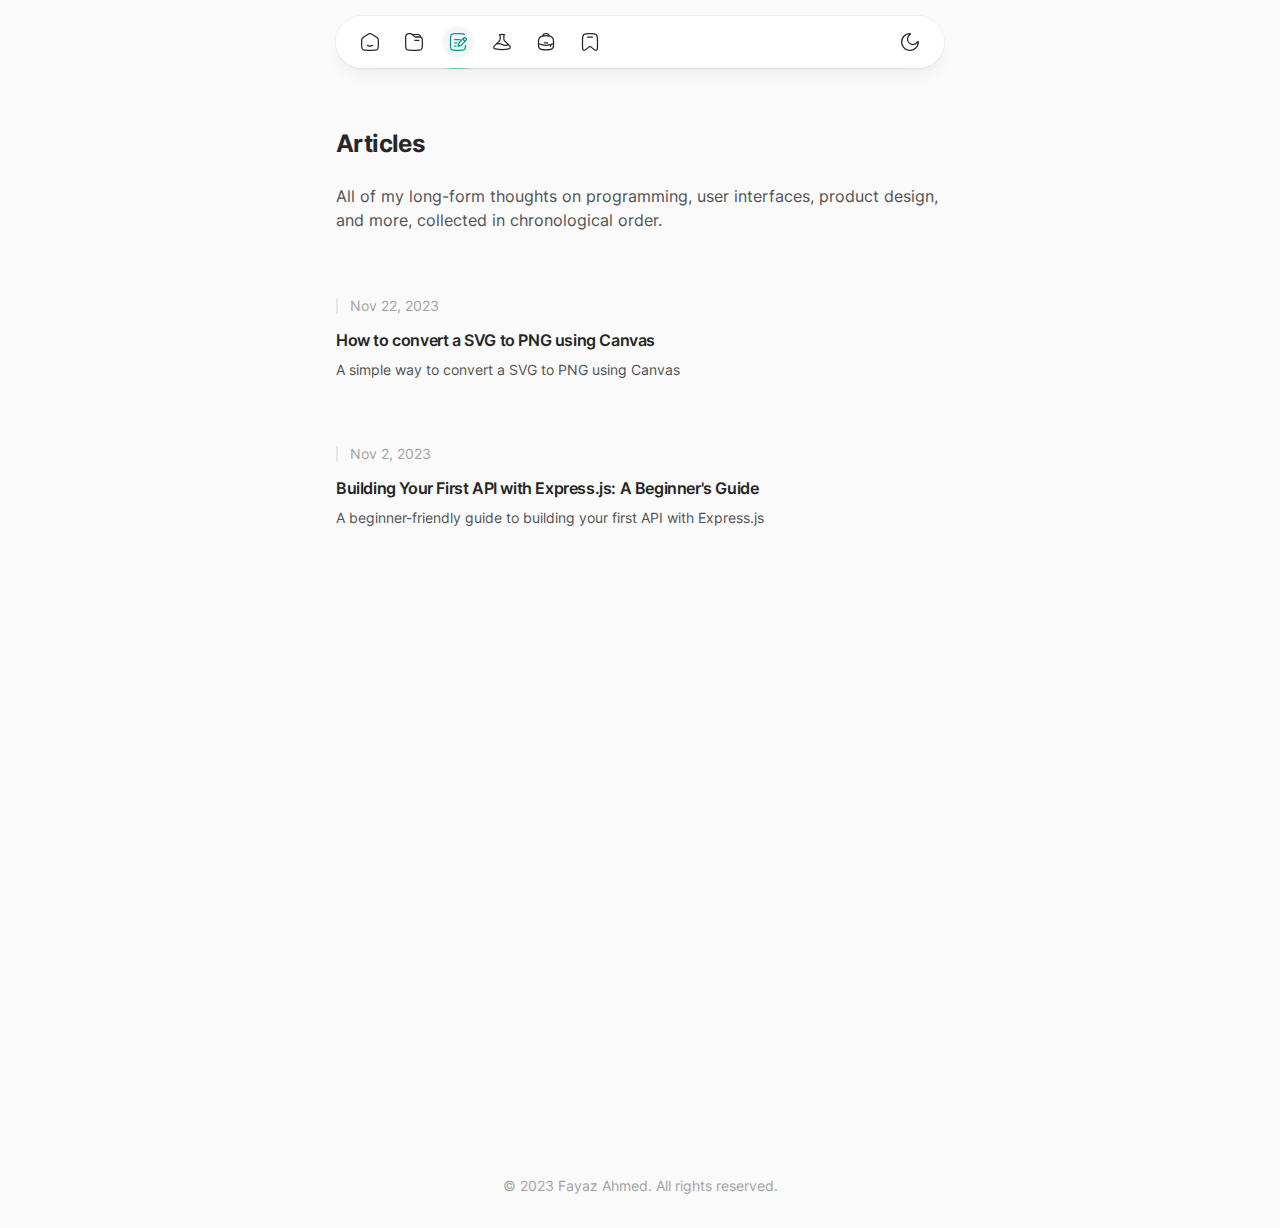
<file: articles/index.html>
<!DOCTYPE html>
<html  lang="en" class="h-full">
<head><meta charset="utf-8">
<meta name="viewport" content="width=device-width, initial-scale=1">
<style id="nuxt-ui-colors">:root {
--color-primary-50: 240 253 250;
--color-primary-100: 204 251 241;
--color-primary-200: 153 246 228;
--color-primary-300: 94 234 212;
--color-primary-400: 45 212 191;
--color-primary-500: 20 184 166;
--color-primary-600: 13 148 136;
--color-primary-700: 15 118 110;
--color-primary-800: 17 94 89;
--color-primary-900: 19 78 74;
--color-primary-950: 4 47 46;
--color-primary-DEFAULT: var(--color-primary-500);

--color-gray-50: 250 250 250;
--color-gray-100: 245 245 245;
--color-gray-200: 229 229 229;
--color-gray-300: 212 212 212;
--color-gray-400: 163 163 163;
--color-gray-500: 115 115 115;
--color-gray-600: 82 82 82;
--color-gray-700: 64 64 64;
--color-gray-800: 38 38 38;
--color-gray-900: 23 23 23;
--color-gray-950: 10 10 10;
}

.dark {
  --color-primary-DEFAULT: var(--color-primary-400);
}
</style>
<title>Articles | Fayaz Ahmed</title>
<style> @font-face { font-family: "Inter fallback"; src: local("Noto Sans"); size-adjust: 100.6532%; ascent-override: 96.2463%; descent-override: 23.991%; line-gap-override: 0%; } @font-face { font-family: "Inter fallback"; src: local("Arial"); size-adjust: 107.4014%; ascent-override: 90.199%; descent-override: 22.4836%; line-gap-override: 0%; } @font-face { font-family: "Inter fallback"; src: local("Helvetica Neue"); size-adjust: 106.0574%; ascent-override: 91.342%; descent-override: 22.7685%; line-gap-override: 0%; } @font-face { font-family: "Inter fallback"; src: local("Roboto"); size-adjust: 107.2828%; ascent-override: 90.2987%; descent-override: 22.5085%; line-gap-override: 0%; } @font-face { font-family: "Inter fallback"; src: local("Segoe UI"); size-adjust: 107.1644%; ascent-override: 90.3985%; descent-override: 22.5334%; line-gap-override: 0%; } @font-face { font-family: "Inter fallback"; src: local("BlinkMacSystemFont"); size-adjust: 115.3099%; ascent-override: 84.0128%; descent-override: 20.9416%; line-gap-override: 0%; } @font-face { font-family: "Inter fallback"; src: local("Noto Sans"); size-adjust: 100.6532%; ascent-override: 96.2463%; descent-override: 23.991%; line-gap-override: 0%; } @font-face { font-family: "Inter fallback"; src: local("Arial"); size-adjust: 107.4014%; ascent-override: 90.199%; descent-override: 22.4836%; line-gap-override: 0%; } @font-face { font-family: "Inter fallback"; src: local("Helvetica Neue"); size-adjust: 106.0574%; ascent-override: 91.342%; descent-override: 22.7685%; line-gap-override: 0%; } @font-face { font-family: "Inter fallback"; src: local("Roboto"); size-adjust: 107.2828%; ascent-override: 90.2987%; descent-override: 22.5085%; line-gap-override: 0%; } @font-face { font-family: "Inter fallback"; src: local("Segoe UI"); size-adjust: 107.1644%; ascent-override: 90.3985%; descent-override: 22.5334%; line-gap-override: 0%; } @font-face { font-family: "Inter fallback"; src: local("BlinkMacSystemFont"); size-adjust: 115.3099%; ascent-override: 84.0128%; descent-override: 20.9416%; line-gap-override: 0%; } @font-face { font-family: "Inter fallback"; src: local("Noto Sans"); size-adjust: 100.6532%; ascent-override: 96.2463%; descent-override: 23.991%; line-gap-override: 0%; } @font-face { font-family: "Inter fallback"; src: local("Arial"); size-adjust: 107.4014%; ascent-override: 90.199%; descent-override: 22.4836%; line-gap-override: 0%; } @font-face { font-family: "Inter fallback"; src: local("Helvetica Neue"); size-adjust: 106.0574%; ascent-override: 91.342%; descent-override: 22.7685%; line-gap-override: 0%; } @font-face { font-family: "Inter fallback"; src: local("Roboto"); size-adjust: 107.2828%; ascent-override: 90.2987%; descent-override: 22.5085%; line-gap-override: 0%; } @font-face { font-family: "Inter fallback"; src: local("Segoe UI"); size-adjust: 107.1644%; ascent-override: 90.3985%; descent-override: 22.5334%; line-gap-override: 0%; } @font-face { font-family: "Inter fallback"; src: local("BlinkMacSystemFont"); size-adjust: 115.3099%; ascent-override: 84.0128%; descent-override: 20.9416%; line-gap-override: 0%; } @font-face { font-family: "Inter fallback"; src: local("Noto Sans"); size-adjust: 100.6532%; ascent-override: 96.2463%; descent-override: 23.991%; line-gap-override: 0%; } @font-face { font-family: "Inter fallback"; src: local("Arial"); size-adjust: 107.4014%; ascent-override: 90.199%; descent-override: 22.4836%; line-gap-override: 0%; } @font-face { font-family: "Inter fallback"; src: local("Helvetica Neue"); size-adjust: 106.0574%; ascent-override: 91.342%; descent-override: 22.7685%; line-gap-override: 0%; } @font-face { font-family: "Inter fallback"; src: local("Roboto"); size-adjust: 107.2828%; ascent-override: 90.2987%; descent-override: 22.5085%; line-gap-override: 0%; } @font-face { font-family: "Inter fallback"; src: local("Segoe UI"); size-adjust: 107.1644%; ascent-override: 90.3985%; descent-override: 22.5334%; line-gap-override: 0%; } @font-face { font-family: "Inter fallback"; src: local("BlinkMacSystemFont"); size-adjust: 115.3099%; ascent-override: 84.0128%; descent-override: 20.9416%; line-gap-override: 0%; } @font-face { font-family: "Inter fallback"; src: local("Noto Sans"); size-adjust: 100.6532%; ascent-override: 96.2463%; descent-override: 23.991%; line-gap-override: 0%; } @font-face { font-family: "Inter fallback"; src: local("Arial"); size-adjust: 107.4014%; ascent-override: 90.199%; descent-override: 22.4836%; line-gap-override: 0%; } @font-face { font-family: "Inter fallback"; src: local("Helvetica Neue"); size-adjust: 106.0574%; ascent-override: 91.342%; descent-override: 22.7685%; line-gap-override: 0%; } @font-face { font-family: "Inter fallback"; src: local("Roboto"); size-adjust: 107.2828%; ascent-override: 90.2987%; descent-override: 22.5085%; line-gap-override: 0%; } @font-face { font-family: "Inter fallback"; src: local("Segoe UI"); size-adjust: 107.1644%; ascent-override: 90.3985%; descent-override: 22.5334%; line-gap-override: 0%; } @font-face { font-family: "Inter fallback"; src: local("BlinkMacSystemFont"); size-adjust: 115.3099%; ascent-override: 84.0128%; descent-override: 20.9416%; line-gap-override: 0%; } @font-face { font-family: "Inter fallback"; src: local("Noto Sans"); size-adjust: 100.6532%; ascent-override: 96.2463%; descent-override: 23.991%; line-gap-override: 0%; } @font-face { font-family: "Inter fallback"; src: local("Arial"); size-adjust: 107.4014%; ascent-override: 90.199%; descent-override: 22.4836%; line-gap-override: 0%; } @font-face { font-family: "Inter fallback"; src: local("Helvetica Neue"); size-adjust: 106.0574%; ascent-override: 91.342%; descent-override: 22.7685%; line-gap-override: 0%; } @font-face { font-family: "Inter fallback"; src: local("Roboto"); size-adjust: 107.2828%; ascent-override: 90.2987%; descent-override: 22.5085%; line-gap-override: 0%; } @font-face { font-family: "Inter fallback"; src: local("Segoe UI"); size-adjust: 107.1644%; ascent-override: 90.3985%; descent-override: 22.5334%; line-gap-override: 0%; } @font-face { font-family: "Inter fallback"; src: local("BlinkMacSystemFont"); size-adjust: 115.3099%; ascent-override: 84.0128%; descent-override: 20.9416%; line-gap-override: 0%; } @font-face { font-family: "Inter fallback"; src: local("Noto Sans"); size-adjust: 100.6532%; ascent-override: 96.2463%; descent-override: 23.991%; line-gap-override: 0%; } @font-face { font-family: "Inter fallback"; src: local("Arial"); size-adjust: 107.4014%; ascent-override: 90.199%; descent-override: 22.4836%; line-gap-override: 0%; } @font-face { font-family: "Inter fallback"; src: local("Helvetica Neue"); size-adjust: 106.0574%; ascent-override: 91.342%; descent-override: 22.7685%; line-gap-override: 0%; } @font-face { font-family: "Inter fallback"; src: local("Roboto"); size-adjust: 107.2828%; ascent-override: 90.2987%; descent-override: 22.5085%; line-gap-override: 0%; } @font-face { font-family: "Inter fallback"; src: local("Segoe UI"); size-adjust: 107.1644%; ascent-override: 90.3985%; descent-override: 22.5334%; line-gap-override: 0%; } @font-face { font-family: "Inter fallback"; src: local("BlinkMacSystemFont"); size-adjust: 115.3099%; ascent-override: 84.0128%; descent-override: 20.9416%; line-gap-override: 0%; } @font-face { font-family: "Inter fallback"; src: local("Noto Sans"); size-adjust: 100.6532%; ascent-override: 96.2463%; descent-override: 23.991%; line-gap-override: 0%; } @font-face { font-family: "Inter fallback"; src: local("Arial"); size-adjust: 107.4014%; ascent-override: 90.199%; descent-override: 22.4836%; line-gap-override: 0%; } @font-face { font-family: "Inter fallback"; src: local("Helvetica Neue"); size-adjust: 106.0574%; ascent-override: 91.342%; descent-override: 22.7685%; line-gap-override: 0%; } @font-face { font-family: "Inter fallback"; src: local("Roboto"); size-adjust: 107.2828%; ascent-override: 90.2987%; descent-override: 22.5085%; line-gap-override: 0%; } @font-face { font-family: "Inter fallback"; src: local("Segoe UI"); size-adjust: 107.1644%; ascent-override: 90.3985%; descent-override: 22.5334%; line-gap-override: 0%; } @font-face { font-family: "Inter fallback"; src: local("BlinkMacSystemFont"); size-adjust: 115.3099%; ascent-override: 84.0128%; descent-override: 20.9416%; line-gap-override: 0%; } @font-face { font-family: "Inter fallback"; src: local("Noto Sans"); size-adjust: 100.6532%; ascent-override: 96.2463%; descent-override: 23.991%; line-gap-override: 0%; } @font-face { font-family: "Inter fallback"; src: local("Arial"); size-adjust: 107.4014%; ascent-override: 90.199%; descent-override: 22.4836%; line-gap-override: 0%; } @font-face { font-family: "Inter fallback"; src: local("Helvetica Neue"); size-adjust: 106.0574%; ascent-override: 91.342%; descent-override: 22.7685%; line-gap-override: 0%; } @font-face { font-family: "Inter fallback"; src: local("Roboto"); size-adjust: 107.2828%; ascent-override: 90.2987%; descent-override: 22.5085%; line-gap-override: 0%; } @font-face { font-family: "Inter fallback"; src: local("Segoe UI"); size-adjust: 107.1644%; ascent-override: 90.3985%; descent-override: 22.5334%; line-gap-override: 0%; } @font-face { font-family: "Inter fallback"; src: local("BlinkMacSystemFont"); size-adjust: 115.3099%; ascent-override: 84.0128%; descent-override: 20.9416%; line-gap-override: 0%; } @font-face { font-family: "Inter fallback"; src: local("Noto Sans"); size-adjust: 100.6532%; ascent-override: 96.2463%; descent-override: 23.991%; line-gap-override: 0%; } @font-face { font-family: "Inter fallback"; src: local("Arial"); size-adjust: 107.4014%; ascent-override: 90.199%; descent-override: 22.4836%; line-gap-override: 0%; } @font-face { font-family: "Inter fallback"; src: local("Helvetica Neue"); size-adjust: 106.0574%; ascent-override: 91.342%; descent-override: 22.7685%; line-gap-override: 0%; } @font-face { font-family: "Inter fallback"; src: local("Roboto"); size-adjust: 107.2828%; ascent-override: 90.2987%; descent-override: 22.5085%; line-gap-override: 0%; } @font-face { font-family: "Inter fallback"; src: local("Segoe UI"); size-adjust: 107.1644%; ascent-override: 90.3985%; descent-override: 22.5334%; line-gap-override: 0%; } @font-face { font-family: "Inter fallback"; src: local("BlinkMacSystemFont"); size-adjust: 115.3099%; ascent-override: 84.0128%; descent-override: 20.9416%; line-gap-override: 0%; } @font-face { font-family: "Inter fallback"; src: local("Noto Sans"); size-adjust: 100.6532%; ascent-override: 96.2463%; descent-override: 23.991%; line-gap-override: 0%; } @font-face { font-family: "Inter fallback"; src: local("Arial"); size-adjust: 107.4014%; ascent-override: 90.199%; descent-override: 22.4836%; line-gap-override: 0%; } @font-face { font-family: "Inter fallback"; src: local("Helvetica Neue"); size-adjust: 106.0574%; ascent-override: 91.342%; descent-override: 22.7685%; line-gap-override: 0%; } @font-face { font-family: "Inter fallback"; src: local("Roboto"); size-adjust: 107.2828%; ascent-override: 90.2987%; descent-override: 22.5085%; line-gap-override: 0%; } @font-face { font-family: "Inter fallback"; src: local("Segoe UI"); size-adjust: 107.1644%; ascent-override: 90.3985%; descent-override: 22.5334%; line-gap-override: 0%; } @font-face { font-family: "Inter fallback"; src: local("BlinkMacSystemFont"); size-adjust: 115.3099%; ascent-override: 84.0128%; descent-override: 20.9416%; line-gap-override: 0%; } @font-face { font-family: "Inter fallback"; src: local("Noto Sans"); size-adjust: 100.6532%; ascent-override: 96.2463%; descent-override: 23.991%; line-gap-override: 0%; } @font-face { font-family: "Inter fallback"; src: local("Arial"); size-adjust: 107.4014%; ascent-override: 90.199%; descent-override: 22.4836%; line-gap-override: 0%; } @font-face { font-family: "Inter fallback"; src: local("Helvetica Neue"); size-adjust: 106.0574%; ascent-override: 91.342%; descent-override: 22.7685%; line-gap-override: 0%; } @font-face { font-family: "Inter fallback"; src: local("Roboto"); size-adjust: 107.2828%; ascent-override: 90.2987%; descent-override: 22.5085%; line-gap-override: 0%; } @font-face { font-family: "Inter fallback"; src: local("Segoe UI"); size-adjust: 107.1644%; ascent-override: 90.3985%; descent-override: 22.5334%; line-gap-override: 0%; } @font-face { font-family: "Inter fallback"; src: local("BlinkMacSystemFont"); size-adjust: 115.3099%; ascent-override: 84.0128%; descent-override: 20.9416%; line-gap-override: 0%; } @font-face { font-family: "Inter fallback"; src: local("Noto Sans"); size-adjust: 100.6532%; ascent-override: 96.2463%; descent-override: 23.991%; line-gap-override: 0%; } @font-face { font-family: "Inter fallback"; src: local("Arial"); size-adjust: 107.4014%; ascent-override: 90.199%; descent-override: 22.4836%; line-gap-override: 0%; } @font-face { font-family: "Inter fallback"; src: local("Helvetica Neue"); size-adjust: 106.0574%; ascent-override: 91.342%; descent-override: 22.7685%; line-gap-override: 0%; } @font-face { font-family: "Inter fallback"; src: local("Roboto"); size-adjust: 107.2828%; ascent-override: 90.2987%; descent-override: 22.5085%; line-gap-override: 0%; } @font-face { font-family: "Inter fallback"; src: local("Segoe UI"); size-adjust: 107.1644%; ascent-override: 90.3985%; descent-override: 22.5334%; line-gap-override: 0%; } @font-face { font-family: "Inter fallback"; src: local("BlinkMacSystemFont"); size-adjust: 115.3099%; ascent-override: 84.0128%; descent-override: 20.9416%; line-gap-override: 0%; } @font-face { font-family: "Inter fallback"; src: local("Noto Sans"); size-adjust: 100.6532%; ascent-override: 96.2463%; descent-override: 23.991%; line-gap-override: 0%; } @font-face { font-family: "Inter fallback"; src: local("Arial"); size-adjust: 107.4014%; ascent-override: 90.199%; descent-override: 22.4836%; line-gap-override: 0%; } @font-face { font-family: "Inter fallback"; src: local("Helvetica Neue"); size-adjust: 106.0574%; ascent-override: 91.342%; descent-override: 22.7685%; line-gap-override: 0%; } @font-face { font-family: "Inter fallback"; src: local("Roboto"); size-adjust: 107.2828%; ascent-override: 90.2987%; descent-override: 22.5085%; line-gap-override: 0%; } @font-face { font-family: "Inter fallback"; src: local("Segoe UI"); size-adjust: 107.1644%; ascent-override: 90.3985%; descent-override: 22.5334%; line-gap-override: 0%; } @font-face { font-family: "Inter fallback"; src: local("BlinkMacSystemFont"); size-adjust: 115.3099%; ascent-override: 84.0128%; descent-override: 20.9416%; line-gap-override: 0%; } @font-face { font-family: "Inter fallback"; src: local("Noto Sans"); size-adjust: 100.6532%; ascent-override: 96.2463%; descent-override: 23.991%; line-gap-override: 0%; } @font-face { font-family: "Inter fallback"; src: local("Arial"); size-adjust: 107.4014%; ascent-override: 90.199%; descent-override: 22.4836%; line-gap-override: 0%; } @font-face { font-family: "Inter fallback"; src: local("Helvetica Neue"); size-adjust: 106.0574%; ascent-override: 91.342%; descent-override: 22.7685%; line-gap-override: 0%; } @font-face { font-family: "Inter fallback"; src: local("Roboto"); size-adjust: 107.2828%; ascent-override: 90.2987%; descent-override: 22.5085%; line-gap-override: 0%; } @font-face { font-family: "Inter fallback"; src: local("Segoe UI"); size-adjust: 107.1644%; ascent-override: 90.3985%; descent-override: 22.5334%; line-gap-override: 0%; } @font-face { font-family: "Inter fallback"; src: local("BlinkMacSystemFont"); size-adjust: 115.3099%; ascent-override: 84.0128%; descent-override: 20.9416%; line-gap-override: 0%; } @font-face { font-family: "Inter fallback"; src: local("Noto Sans"); size-adjust: 100.6532%; ascent-override: 96.2463%; descent-override: 23.991%; line-gap-override: 0%; } @font-face { font-family: "Inter fallback"; src: local("Arial"); size-adjust: 107.4014%; ascent-override: 90.199%; descent-override: 22.4836%; line-gap-override: 0%; } @font-face { font-family: "Inter fallback"; src: local("Helvetica Neue"); size-adjust: 106.0574%; ascent-override: 91.342%; descent-override: 22.7685%; line-gap-override: 0%; } @font-face { font-family: "Inter fallback"; src: local("Roboto"); size-adjust: 107.2828%; ascent-override: 90.2987%; descent-override: 22.5085%; line-gap-override: 0%; } @font-face { font-family: "Inter fallback"; src: local("Segoe UI"); size-adjust: 107.1644%; ascent-override: 90.3985%; descent-override: 22.5334%; line-gap-override: 0%; } @font-face { font-family: "Inter fallback"; src: local("BlinkMacSystemFont"); size-adjust: 115.3099%; ascent-override: 84.0128%; descent-override: 20.9416%; line-gap-override: 0%; } @font-face { font-family: "Inter fallback"; src: local("Noto Sans"); size-adjust: 100.6532%; ascent-override: 96.2463%; descent-override: 23.991%; line-gap-override: 0%; } @font-face { font-family: "Inter fallback"; src: local("Arial"); size-adjust: 107.4014%; ascent-override: 90.199%; descent-override: 22.4836%; line-gap-override: 0%; } @font-face { font-family: "Inter fallback"; src: local("Helvetica Neue"); size-adjust: 106.0574%; ascent-override: 91.342%; descent-override: 22.7685%; line-gap-override: 0%; } @font-face { font-family: "Inter fallback"; src: local("Roboto"); size-adjust: 107.2828%; ascent-override: 90.2987%; descent-override: 22.5085%; line-gap-override: 0%; } @font-face { font-family: "Inter fallback"; src: local("Segoe UI"); size-adjust: 107.1644%; ascent-override: 90.3985%; descent-override: 22.5334%; line-gap-override: 0%; } @font-face { font-family: "Inter fallback"; src: local("BlinkMacSystemFont"); size-adjust: 115.3099%; ascent-override: 84.0128%; descent-override: 20.9416%; line-gap-override: 0%; } @font-face { font-family: "Inter fallback"; src: local("Noto Sans"); size-adjust: 100.6532%; ascent-override: 96.2463%; descent-override: 23.991%; line-gap-override: 0%; } @font-face { font-family: "Inter fallback"; src: local("Arial"); size-adjust: 107.4014%; ascent-override: 90.199%; descent-override: 22.4836%; line-gap-override: 0%; } @font-face { font-family: "Inter fallback"; src: local("Helvetica Neue"); size-adjust: 106.0574%; ascent-override: 91.342%; descent-override: 22.7685%; line-gap-override: 0%; } @font-face { font-family: "Inter fallback"; src: local("Roboto"); size-adjust: 107.2828%; ascent-override: 90.2987%; descent-override: 22.5085%; line-gap-override: 0%; } @font-face { font-family: "Inter fallback"; src: local("Segoe UI"); size-adjust: 107.1644%; ascent-override: 90.3985%; descent-override: 22.5334%; line-gap-override: 0%; } @font-face { font-family: "Inter fallback"; src: local("BlinkMacSystemFont"); size-adjust: 115.3099%; ascent-override: 84.0128%; descent-override: 20.9416%; line-gap-override: 0%; } @font-face { font-family: "Inter fallback"; src: local("Noto Sans"); size-adjust: 100.6532%; ascent-override: 96.2463%; descent-override: 23.991%; line-gap-override: 0%; } @font-face { font-family: "Inter fallback"; src: local("Arial"); size-adjust: 107.4014%; ascent-override: 90.199%; descent-override: 22.4836%; line-gap-override: 0%; } @font-face { font-family: "Inter fallback"; src: local("Helvetica Neue"); size-adjust: 106.0574%; ascent-override: 91.342%; descent-override: 22.7685%; line-gap-override: 0%; } @font-face { font-family: "Inter fallback"; src: local("Roboto"); size-adjust: 107.2828%; ascent-override: 90.2987%; descent-override: 22.5085%; line-gap-override: 0%; } @font-face { font-family: "Inter fallback"; src: local("Segoe UI"); size-adjust: 107.1644%; ascent-override: 90.3985%; descent-override: 22.5334%; line-gap-override: 0%; } @font-face { font-family: "Inter fallback"; src: local("BlinkMacSystemFont"); size-adjust: 115.3099%; ascent-override: 84.0128%; descent-override: 20.9416%; line-gap-override: 0%; } @font-face { font-family: "Inter fallback"; src: local("Noto Sans"); size-adjust: 100.6532%; ascent-override: 96.2463%; descent-override: 23.991%; line-gap-override: 0%; } @font-face { font-family: "Inter fallback"; src: local("Arial"); size-adjust: 107.4014%; ascent-override: 90.199%; descent-override: 22.4836%; line-gap-override: 0%; } @font-face { font-family: "Inter fallback"; src: local("Helvetica Neue"); size-adjust: 106.0574%; ascent-override: 91.342%; descent-override: 22.7685%; line-gap-override: 0%; } @font-face { font-family: "Inter fallback"; src: local("Roboto"); size-adjust: 107.2828%; ascent-override: 90.2987%; descent-override: 22.5085%; line-gap-override: 0%; } @font-face { font-family: "Inter fallback"; src: local("Segoe UI"); size-adjust: 107.1644%; ascent-override: 90.3985%; descent-override: 22.5334%; line-gap-override: 0%; } @font-face { font-family: "Inter fallback"; src: local("BlinkMacSystemFont"); size-adjust: 115.3099%; ascent-override: 84.0128%; descent-override: 20.9416%; line-gap-override: 0%; } @font-face { font-family: "Inter fallback"; src: local("Noto Sans"); size-adjust: 100.6532%; ascent-override: 96.2463%; descent-override: 23.991%; line-gap-override: 0%; } @font-face { font-family: "Inter fallback"; src: local("Arial"); size-adjust: 107.4014%; ascent-override: 90.199%; descent-override: 22.4836%; line-gap-override: 0%; } @font-face { font-family: "Inter fallback"; src: local("Helvetica Neue"); size-adjust: 106.0574%; ascent-override: 91.342%; descent-override: 22.7685%; line-gap-override: 0%; } @font-face { font-family: "Inter fallback"; src: local("Roboto"); size-adjust: 107.2828%; ascent-override: 90.2987%; descent-override: 22.5085%; line-gap-override: 0%; } @font-face { font-family: "Inter fallback"; src: local("Segoe UI"); size-adjust: 107.1644%; ascent-override: 90.3985%; descent-override: 22.5334%; line-gap-override: 0%; } @font-face { font-family: "Inter fallback"; src: local("BlinkMacSystemFont"); size-adjust: 115.3099%; ascent-override: 84.0128%; descent-override: 20.9416%; line-gap-override: 0%; } @font-face { font-family: "Inter fallback"; src: local("Noto Sans"); size-adjust: 100.6532%; ascent-override: 96.2463%; descent-override: 23.991%; line-gap-override: 0%; } @font-face { font-family: "Inter fallback"; src: local("Arial"); size-adjust: 107.4014%; ascent-override: 90.199%; descent-override: 22.4836%; line-gap-override: 0%; } @font-face { font-family: "Inter fallback"; src: local("Helvetica Neue"); size-adjust: 106.0574%; ascent-override: 91.342%; descent-override: 22.7685%; line-gap-override: 0%; } @font-face { font-family: "Inter fallback"; src: local("Roboto"); size-adjust: 107.2828%; ascent-override: 90.2987%; descent-override: 22.5085%; line-gap-override: 0%; } @font-face { font-family: "Inter fallback"; src: local("Segoe UI"); size-adjust: 107.1644%; ascent-override: 90.3985%; descent-override: 22.5334%; line-gap-override: 0%; } @font-face { font-family: "Inter fallback"; src: local("BlinkMacSystemFont"); size-adjust: 115.3099%; ascent-override: 84.0128%; descent-override: 20.9416%; line-gap-override: 0%; } @font-face { font-family: "Inter fallback"; src: local("Noto Sans"); size-adjust: 100.6532%; ascent-override: 96.2463%; descent-override: 23.991%; line-gap-override: 0%; } @font-face { font-family: "Inter fallback"; src: local("Arial"); size-adjust: 107.4014%; ascent-override: 90.199%; descent-override: 22.4836%; line-gap-override: 0%; } @font-face { font-family: "Inter fallback"; src: local("Helvetica Neue"); size-adjust: 106.0574%; ascent-override: 91.342%; descent-override: 22.7685%; line-gap-override: 0%; } @font-face { font-family: "Inter fallback"; src: local("Roboto"); size-adjust: 107.2828%; ascent-override: 90.2987%; descent-override: 22.5085%; line-gap-override: 0%; } @font-face { font-family: "Inter fallback"; src: local("Segoe UI"); size-adjust: 107.1644%; ascent-override: 90.3985%; descent-override: 22.5334%; line-gap-override: 0%; } @font-face { font-family: "Inter fallback"; src: local("BlinkMacSystemFont"); size-adjust: 115.3099%; ascent-override: 84.0128%; descent-override: 20.9416%; line-gap-override: 0%; } @font-face { font-family: "Inter fallback"; src: local("Noto Sans"); size-adjust: 100.6532%; ascent-override: 96.2463%; descent-override: 23.991%; line-gap-override: 0%; } @font-face { font-family: "Inter fallback"; src: local("Arial"); size-adjust: 107.4014%; ascent-override: 90.199%; descent-override: 22.4836%; line-gap-override: 0%; } @font-face { font-family: "Inter fallback"; src: local("Helvetica Neue"); size-adjust: 106.0574%; ascent-override: 91.342%; descent-override: 22.7685%; line-gap-override: 0%; } @font-face { font-family: "Inter fallback"; src: local("Roboto"); size-adjust: 107.2828%; ascent-override: 90.2987%; descent-override: 22.5085%; line-gap-override: 0%; } @font-face { font-family: "Inter fallback"; src: local("Segoe UI"); size-adjust: 107.1644%; ascent-override: 90.3985%; descent-override: 22.5334%; line-gap-override: 0%; } @font-face { font-family: "Inter fallback"; src: local("BlinkMacSystemFont"); size-adjust: 115.3099%; ascent-override: 84.0128%; descent-override: 20.9416%; line-gap-override: 0%; } @font-face { font-family: "Inter fallback"; src: local("Noto Sans"); size-adjust: 100.6532%; ascent-override: 96.2463%; descent-override: 23.991%; line-gap-override: 0%; } @font-face { font-family: "Inter fallback"; src: local("Arial"); size-adjust: 107.4014%; ascent-override: 90.199%; descent-override: 22.4836%; line-gap-override: 0%; } @font-face { font-family: "Inter fallback"; src: local("Helvetica Neue"); size-adjust: 106.0574%; ascent-override: 91.342%; descent-override: 22.7685%; line-gap-override: 0%; } @font-face { font-family: "Inter fallback"; src: local("Roboto"); size-adjust: 107.2828%; ascent-override: 90.2987%; descent-override: 22.5085%; line-gap-override: 0%; } @font-face { font-family: "Inter fallback"; src: local("Segoe UI"); size-adjust: 107.1644%; ascent-override: 90.3985%; descent-override: 22.5334%; line-gap-override: 0%; } @font-face { font-family: "Inter fallback"; src: local("BlinkMacSystemFont"); size-adjust: 115.3099%; ascent-override: 84.0128%; descent-override: 20.9416%; line-gap-override: 0%; } @font-face { font-family: "Inter fallback"; src: local("Noto Sans"); size-adjust: 100.6532%; ascent-override: 96.2463%; descent-override: 23.991%; line-gap-override: 0%; } @font-face { font-family: "Inter fallback"; src: local("Arial"); size-adjust: 107.4014%; ascent-override: 90.199%; descent-override: 22.4836%; line-gap-override: 0%; } @font-face { font-family: "Inter fallback"; src: local("Helvetica Neue"); size-adjust: 106.0574%; ascent-override: 91.342%; descent-override: 22.7685%; line-gap-override: 0%; } @font-face { font-family: "Inter fallback"; src: local("Roboto"); size-adjust: 107.2828%; ascent-override: 90.2987%; descent-override: 22.5085%; line-gap-override: 0%; } @font-face { font-family: "Inter fallback"; src: local("Segoe UI"); size-adjust: 107.1644%; ascent-override: 90.3985%; descent-override: 22.5334%; line-gap-override: 0%; } @font-face { font-family: "Inter fallback"; src: local("BlinkMacSystemFont"); size-adjust: 115.3099%; ascent-override: 84.0128%; descent-override: 20.9416%; line-gap-override: 0%; } @font-face { font-family: "Inter fallback"; src: local("Noto Sans"); size-adjust: 100.6532%; ascent-override: 96.2463%; descent-override: 23.991%; line-gap-override: 0%; } @font-face { font-family: "Inter fallback"; src: local("Arial"); size-adjust: 107.4014%; ascent-override: 90.199%; descent-override: 22.4836%; line-gap-override: 0%; } @font-face { font-family: "Inter fallback"; src: local("Helvetica Neue"); size-adjust: 106.0574%; ascent-override: 91.342%; descent-override: 22.7685%; line-gap-override: 0%; } @font-face { font-family: "Inter fallback"; src: local("Roboto"); size-adjust: 107.2828%; ascent-override: 90.2987%; descent-override: 22.5085%; line-gap-override: 0%; } @font-face { font-family: "Inter fallback"; src: local("Segoe UI"); size-adjust: 107.1644%; ascent-override: 90.3985%; descent-override: 22.5334%; line-gap-override: 0%; } @font-face { font-family: "Inter fallback"; src: local("BlinkMacSystemFont"); size-adjust: 115.3099%; ascent-override: 84.0128%; descent-override: 20.9416%; line-gap-override: 0%; } @font-face { font-family: "Inter fallback"; src: local("Noto Sans"); size-adjust: 100.6532%; ascent-override: 96.2463%; descent-override: 23.991%; line-gap-override: 0%; } @font-face { font-family: "Inter fallback"; src: local("Arial"); size-adjust: 107.4014%; ascent-override: 90.199%; descent-override: 22.4836%; line-gap-override: 0%; } @font-face { font-family: "Inter fallback"; src: local("Helvetica Neue"); size-adjust: 106.0574%; ascent-override: 91.342%; descent-override: 22.7685%; line-gap-override: 0%; } @font-face { font-family: "Inter fallback"; src: local("Roboto"); size-adjust: 107.2828%; ascent-override: 90.2987%; descent-override: 22.5085%; line-gap-override: 0%; } @font-face { font-family: "Inter fallback"; src: local("Segoe UI"); size-adjust: 107.1644%; ascent-override: 90.3985%; descent-override: 22.5334%; line-gap-override: 0%; } @font-face { font-family: "Inter fallback"; src: local("BlinkMacSystemFont"); size-adjust: 115.3099%; ascent-override: 84.0128%; descent-override: 20.9416%; line-gap-override: 0%; } @font-face { font-family: "Inter fallback"; src: local("Noto Sans"); size-adjust: 100.6532%; ascent-override: 96.2463%; descent-override: 23.991%; line-gap-override: 0%; } @font-face { font-family: "Inter fallback"; src: local("Arial"); size-adjust: 107.4014%; ascent-override: 90.199%; descent-override: 22.4836%; line-gap-override: 0%; } @font-face { font-family: "Inter fallback"; src: local("Helvetica Neue"); size-adjust: 106.0574%; ascent-override: 91.342%; descent-override: 22.7685%; line-gap-override: 0%; } @font-face { font-family: "Inter fallback"; src: local("Roboto"); size-adjust: 107.2828%; ascent-override: 90.2987%; descent-override: 22.5085%; line-gap-override: 0%; } @font-face { font-family: "Inter fallback"; src: local("Segoe UI"); size-adjust: 107.1644%; ascent-override: 90.3985%; descent-override: 22.5334%; line-gap-override: 0%; } @font-face { font-family: "Inter fallback"; src: local("BlinkMacSystemFont"); size-adjust: 115.3099%; ascent-override: 84.0128%; descent-override: 20.9416%; line-gap-override: 0%; } @font-face { font-family: "Inter fallback"; src: local("Noto Sans"); size-adjust: 100.6532%; ascent-override: 96.2463%; descent-override: 23.991%; line-gap-override: 0%; } @font-face { font-family: "Inter fallback"; src: local("Arial"); size-adjust: 107.4014%; ascent-override: 90.199%; descent-override: 22.4836%; line-gap-override: 0%; } @font-face { font-family: "Inter fallback"; src: local("Helvetica Neue"); size-adjust: 106.0574%; ascent-override: 91.342%; descent-override: 22.7685%; line-gap-override: 0%; } @font-face { font-family: "Inter fallback"; src: local("Roboto"); size-adjust: 107.2828%; ascent-override: 90.2987%; descent-override: 22.5085%; line-gap-override: 0%; } @font-face { font-family: "Inter fallback"; src: local("Segoe UI"); size-adjust: 107.1644%; ascent-override: 90.3985%; descent-override: 22.5334%; line-gap-override: 0%; } @font-face { font-family: "Inter fallback"; src: local("BlinkMacSystemFont"); size-adjust: 115.3099%; ascent-override: 84.0128%; descent-override: 20.9416%; line-gap-override: 0%; } @font-face { font-family: "Inter fallback"; src: local("Noto Sans"); size-adjust: 100.6532%; ascent-override: 96.2463%; descent-override: 23.991%; line-gap-override: 0%; } @font-face { font-family: "Inter fallback"; src: local("Arial"); size-adjust: 107.4014%; ascent-override: 90.199%; descent-override: 22.4836%; line-gap-override: 0%; } @font-face { font-family: "Inter fallback"; src: local("Helvetica Neue"); size-adjust: 106.0574%; ascent-override: 91.342%; descent-override: 22.7685%; line-gap-override: 0%; } @font-face { font-family: "Inter fallback"; src: local("Roboto"); size-adjust: 107.2828%; ascent-override: 90.2987%; descent-override: 22.5085%; line-gap-override: 0%; } @font-face { font-family: "Inter fallback"; src: local("Segoe UI"); size-adjust: 107.1644%; ascent-override: 90.3985%; descent-override: 22.5334%; line-gap-override: 0%; } @font-face { font-family: "Inter fallback"; src: local("BlinkMacSystemFont"); size-adjust: 115.3099%; ascent-override: 84.0128%; descent-override: 20.9416%; line-gap-override: 0%; } @font-face { font-family: "Inter fallback"; src: local("Noto Sans"); size-adjust: 100.6532%; ascent-override: 96.2463%; descent-override: 23.991%; line-gap-override: 0%; } @font-face { font-family: "Inter fallback"; src: local("Arial"); size-adjust: 107.4014%; ascent-override: 90.199%; descent-override: 22.4836%; line-gap-override: 0%; } @font-face { font-family: "Inter fallback"; src: local("Helvetica Neue"); size-adjust: 106.0574%; ascent-override: 91.342%; descent-override: 22.7685%; line-gap-override: 0%; } @font-face { font-family: "Inter fallback"; src: local("Roboto"); size-adjust: 107.2828%; ascent-override: 90.2987%; descent-override: 22.5085%; line-gap-override: 0%; } @font-face { font-family: "Inter fallback"; src: local("Segoe UI"); size-adjust: 107.1644%; ascent-override: 90.3985%; descent-override: 22.5334%; line-gap-override: 0%; } @font-face { font-family: "Inter fallback"; src: local("BlinkMacSystemFont"); size-adjust: 115.3099%; ascent-override: 84.0128%; descent-override: 20.9416%; line-gap-override: 0%; } @font-face { font-family: "Inter fallback"; src: local("Noto Sans"); size-adjust: 100.6532%; ascent-override: 96.2463%; descent-override: 23.991%; line-gap-override: 0%; } @font-face { font-family: "Inter fallback"; src: local("Arial"); size-adjust: 107.4014%; ascent-override: 90.199%; descent-override: 22.4836%; line-gap-override: 0%; } @font-face { font-family: "Inter fallback"; src: local("Helvetica Neue"); size-adjust: 106.0574%; ascent-override: 91.342%; descent-override: 22.7685%; line-gap-override: 0%; } @font-face { font-family: "Inter fallback"; src: local("Roboto"); size-adjust: 107.2828%; ascent-override: 90.2987%; descent-override: 22.5085%; line-gap-override: 0%; } @font-face { font-family: "Inter fallback"; src: local("Segoe UI"); size-adjust: 107.1644%; ascent-override: 90.3985%; descent-override: 22.5334%; line-gap-override: 0%; } @font-face { font-family: "Inter fallback"; src: local("BlinkMacSystemFont"); size-adjust: 115.3099%; ascent-override: 84.0128%; descent-override: 20.9416%; line-gap-override: 0%; } @font-face { font-family: "Inter fallback"; src: local("Noto Sans"); size-adjust: 100.6532%; ascent-override: 96.2463%; descent-override: 23.991%; line-gap-override: 0%; } @font-face { font-family: "Inter fallback"; src: local("Arial"); size-adjust: 107.4014%; ascent-override: 90.199%; descent-override: 22.4836%; line-gap-override: 0%; } @font-face { font-family: "Inter fallback"; src: local("Helvetica Neue"); size-adjust: 106.0574%; ascent-override: 91.342%; descent-override: 22.7685%; line-gap-override: 0%; } @font-face { font-family: "Inter fallback"; src: local("Roboto"); size-adjust: 107.2828%; ascent-override: 90.2987%; descent-override: 22.5085%; line-gap-override: 0%; } @font-face { font-family: "Inter fallback"; src: local("Segoe UI"); size-adjust: 107.1644%; ascent-override: 90.3985%; descent-override: 22.5334%; line-gap-override: 0%; } @font-face { font-family: "Inter fallback"; src: local("BlinkMacSystemFont"); size-adjust: 115.3099%; ascent-override: 84.0128%; descent-override: 20.9416%; line-gap-override: 0%; } @font-face { font-family: "Inter fallback"; src: local("Noto Sans"); size-adjust: 100.6532%; ascent-override: 96.2463%; descent-override: 23.991%; line-gap-override: 0%; } @font-face { font-family: "Inter fallback"; src: local("Arial"); size-adjust: 107.4014%; ascent-override: 90.199%; descent-override: 22.4836%; line-gap-override: 0%; } @font-face { font-family: "Inter fallback"; src: local("Helvetica Neue"); size-adjust: 106.0574%; ascent-override: 91.342%; descent-override: 22.7685%; line-gap-override: 0%; } @font-face { font-family: "Inter fallback"; src: local("Roboto"); size-adjust: 107.2828%; ascent-override: 90.2987%; descent-override: 22.5085%; line-gap-override: 0%; } @font-face { font-family: "Inter fallback"; src: local("Segoe UI"); size-adjust: 107.1644%; ascent-override: 90.3985%; descent-override: 22.5334%; line-gap-override: 0%; } @font-face { font-family: "Inter fallback"; src: local("BlinkMacSystemFont"); size-adjust: 115.3099%; ascent-override: 84.0128%; descent-override: 20.9416%; line-gap-override: 0%; } @font-face { font-family: "Inter fallback"; src: local("Noto Sans"); size-adjust: 100.6532%; ascent-override: 96.2463%; descent-override: 23.991%; line-gap-override: 0%; } @font-face { font-family: "Inter fallback"; src: local("Arial"); size-adjust: 107.4014%; ascent-override: 90.199%; descent-override: 22.4836%; line-gap-override: 0%; } @font-face { font-family: "Inter fallback"; src: local("Helvetica Neue"); size-adjust: 106.0574%; ascent-override: 91.342%; descent-override: 22.7685%; line-gap-override: 0%; } @font-face { font-family: "Inter fallback"; src: local("Roboto"); size-adjust: 107.2828%; ascent-override: 90.2987%; descent-override: 22.5085%; line-gap-override: 0%; } @font-face { font-family: "Inter fallback"; src: local("Segoe UI"); size-adjust: 107.1644%; ascent-override: 90.3985%; descent-override: 22.5334%; line-gap-override: 0%; } @font-face { font-family: "Inter fallback"; src: local("BlinkMacSystemFont"); size-adjust: 115.3099%; ascent-override: 84.0128%; descent-override: 20.9416%; line-gap-override: 0%; } @font-face { font-family: "Inter fallback"; src: local("Noto Sans"); size-adjust: 100.6532%; ascent-override: 96.2463%; descent-override: 23.991%; line-gap-override: 0%; } @font-face { font-family: "Inter fallback"; src: local("Arial"); size-adjust: 107.4014%; ascent-override: 90.199%; descent-override: 22.4836%; line-gap-override: 0%; } @font-face { font-family: "Inter fallback"; src: local("Helvetica Neue"); size-adjust: 106.0574%; ascent-override: 91.342%; descent-override: 22.7685%; line-gap-override: 0%; } @font-face { font-family: "Inter fallback"; src: local("Roboto"); size-adjust: 107.2828%; ascent-override: 90.2987%; descent-override: 22.5085%; line-gap-override: 0%; } @font-face { font-family: "Inter fallback"; src: local("Segoe UI"); size-adjust: 107.1644%; ascent-override: 90.3985%; descent-override: 22.5334%; line-gap-override: 0%; } @font-face { font-family: "Inter fallback"; src: local("BlinkMacSystemFont"); size-adjust: 115.3099%; ascent-override: 84.0128%; descent-override: 20.9416%; line-gap-override: 0%; } @font-face { font-family: "Inter fallback"; src: local("Noto Sans"); size-adjust: 100.6532%; ascent-override: 96.2463%; descent-override: 23.991%; line-gap-override: 0%; } @font-face { font-family: "Inter fallback"; src: local("Arial"); size-adjust: 107.4014%; ascent-override: 90.199%; descent-override: 22.4836%; line-gap-override: 0%; } @font-face { font-family: "Inter fallback"; src: local("Helvetica Neue"); size-adjust: 106.0574%; ascent-override: 91.342%; descent-override: 22.7685%; line-gap-override: 0%; } @font-face { font-family: "Inter fallback"; src: local("Roboto"); size-adjust: 107.2828%; ascent-override: 90.2987%; descent-override: 22.5085%; line-gap-override: 0%; } @font-face { font-family: "Inter fallback"; src: local("Segoe UI"); size-adjust: 107.1644%; ascent-override: 90.3985%; descent-override: 22.5334%; line-gap-override: 0%; } @font-face { font-family: "Inter fallback"; src: local("BlinkMacSystemFont"); size-adjust: 115.3099%; ascent-override: 84.0128%; descent-override: 20.9416%; line-gap-override: 0%; } @font-face { font-family: "Inter fallback"; src: local("Noto Sans"); size-adjust: 100.6532%; ascent-override: 96.2463%; descent-override: 23.991%; line-gap-override: 0%; } @font-face { font-family: "Inter fallback"; src: local("Arial"); size-adjust: 107.4014%; ascent-override: 90.199%; descent-override: 22.4836%; line-gap-override: 0%; } @font-face { font-family: "Inter fallback"; src: local("Helvetica Neue"); size-adjust: 106.0574%; ascent-override: 91.342%; descent-override: 22.7685%; line-gap-override: 0%; } @font-face { font-family: "Inter fallback"; src: local("Roboto"); size-adjust: 107.2828%; ascent-override: 90.2987%; descent-override: 22.5085%; line-gap-override: 0%; } @font-face { font-family: "Inter fallback"; src: local("Segoe UI"); size-adjust: 107.1644%; ascent-override: 90.3985%; descent-override: 22.5334%; line-gap-override: 0%; } @font-face { font-family: "Inter fallback"; src: local("BlinkMacSystemFont"); size-adjust: 115.3099%; ascent-override: 84.0128%; descent-override: 20.9416%; line-gap-override: 0%; } @font-face { font-family: "Inter fallback"; src: local("Noto Sans"); size-adjust: 100.6532%; ascent-override: 96.2463%; descent-override: 23.991%; line-gap-override: 0%; } @font-face { font-family: "Inter fallback"; src: local("Arial"); size-adjust: 107.4014%; ascent-override: 90.199%; descent-override: 22.4836%; line-gap-override: 0%; } @font-face { font-family: "Inter fallback"; src: local("Helvetica Neue"); size-adjust: 106.0574%; ascent-override: 91.342%; descent-override: 22.7685%; line-gap-override: 0%; } @font-face { font-family: "Inter fallback"; src: local("Roboto"); size-adjust: 107.2828%; ascent-override: 90.2987%; descent-override: 22.5085%; line-gap-override: 0%; } @font-face { font-family: "Inter fallback"; src: local("Segoe UI"); size-adjust: 107.1644%; ascent-override: 90.3985%; descent-override: 22.5334%; line-gap-override: 0%; } @font-face { font-family: "Inter fallback"; src: local("BlinkMacSystemFont"); size-adjust: 115.3099%; ascent-override: 84.0128%; descent-override: 20.9416%; line-gap-override: 0%; } @font-face { font-family: "Inter fallback"; src: local("Noto Sans"); size-adjust: 100.6532%; ascent-override: 96.2463%; descent-override: 23.991%; line-gap-override: 0%; } @font-face { font-family: "Inter fallback"; src: local("Arial"); size-adjust: 107.4014%; ascent-override: 90.199%; descent-override: 22.4836%; line-gap-override: 0%; } @font-face { font-family: "Inter fallback"; src: local("Helvetica Neue"); size-adjust: 106.0574%; ascent-override: 91.342%; descent-override: 22.7685%; line-gap-override: 0%; } @font-face { font-family: "Inter fallback"; src: local("Roboto"); size-adjust: 107.2828%; ascent-override: 90.2987%; descent-override: 22.5085%; line-gap-override: 0%; } @font-face { font-family: "Inter fallback"; src: local("Segoe UI"); size-adjust: 107.1644%; ascent-override: 90.3985%; descent-override: 22.5334%; line-gap-override: 0%; } @font-face { font-family: "Inter fallback"; src: local("BlinkMacSystemFont"); size-adjust: 115.3099%; ascent-override: 84.0128%; descent-override: 20.9416%; line-gap-override: 0%; } @font-face { font-family: "Inter fallback"; src: local("Noto Sans"); size-adjust: 100.6532%; ascent-override: 96.2463%; descent-override: 23.991%; line-gap-override: 0%; } @font-face { font-family: "Inter fallback"; src: local("Arial"); size-adjust: 107.4014%; ascent-override: 90.199%; descent-override: 22.4836%; line-gap-override: 0%; } @font-face { font-family: "Inter fallback"; src: local("Helvetica Neue"); size-adjust: 106.0574%; ascent-override: 91.342%; descent-override: 22.7685%; line-gap-override: 0%; } @font-face { font-family: "Inter fallback"; src: local("Roboto"); size-adjust: 107.2828%; ascent-override: 90.2987%; descent-override: 22.5085%; line-gap-override: 0%; } @font-face { font-family: "Inter fallback"; src: local("Segoe UI"); size-adjust: 107.1644%; ascent-override: 90.3985%; descent-override: 22.5334%; line-gap-override: 0%; } @font-face { font-family: "Inter fallback"; src: local("BlinkMacSystemFont"); size-adjust: 115.3099%; ascent-override: 84.0128%; descent-override: 20.9416%; line-gap-override: 0%; } </style>
<meta name="description" content="All of my long-form thoughts on programming, user interfaces, product design, and more, collected in chronological order.">
<link rel="preload" as="fetch" crossorigin="anonymous" href="/articles/_payload.json">
<style>/*! tailwindcss v3.3.6 | MIT License | https://tailwindcss.com*/*,:after,:before{border-color:rgb(var(--color-gray-200)/1);border-style:solid;border-width:0;box-sizing:border-box}:after,:before{--tw-content:""}html{-webkit-text-size-adjust:100%;font-feature-settings:normal;font-family:Inter,Avenir Next,Roboto,-apple-system,BlinkMacSystemFont,Segoe UI,Ubuntu,Helvetica Neue,Arial,Noto Sans,sans-serif,Apple Color Emoji,Segoe UI Emoji,Segoe UI Symbol,Noto Color Emoji;font-variation-settings:normal;line-height:1.5;tab-size:4}body{line-height:inherit;margin:0}hr{border-top-width:1px;color:inherit;height:0}abbr:where([title]){-webkit-text-decoration:underline dotted;text-decoration:underline dotted}h1,h2,h3,h4,h5,h6{font-size:inherit;font-weight:inherit}a{color:inherit;text-decoration:inherit}b,strong{font-weight:bolder}code,kbd,pre,samp{font-feature-settings:normal;font-family:Cascadia Code,ui-monospace,SFMono-Regular,Menlo,Monaco,Consolas,Liberation Mono,Courier New,monospace;font-size:1em;font-variation-settings:normal}small{font-size:80%}sub,sup{font-size:75%;line-height:0;position:relative;vertical-align:baseline}sub{bottom:-.25em}sup{top:-.5em}table{border-collapse:collapse;border-color:inherit;text-indent:0}button,input,optgroup,select,textarea{font-feature-settings:inherit;color:inherit;font-family:inherit;font-size:100%;font-variation-settings:inherit;font-weight:inherit;line-height:inherit;margin:0;padding:0}button,select{text-transform:none}[type=button],[type=reset],[type=submit],button{-webkit-appearance:button;background-color:transparent;background-image:none}:-moz-focusring{outline:auto}:-moz-ui-invalid{box-shadow:none}progress{vertical-align:baseline}::-webkit-inner-spin-button,::-webkit-outer-spin-button{height:auto}[type=search]{-webkit-appearance:textfield;outline-offset:-2px}::-webkit-search-decoration{-webkit-appearance:none}::-webkit-file-upload-button{-webkit-appearance:button;font:inherit}summary{display:list-item}blockquote,dd,dl,figure,h1,h2,h3,h4,h5,h6,hr,p,pre{margin:0}fieldset{margin:0}fieldset,legend{padding:0}menu,ol,ul{list-style:none;margin:0;padding:0}dialog{padding:0}textarea{resize:vertical}input::placeholder,textarea::placeholder{color:rgb(var(--color-gray-400)/1);opacity:1}[role=button],button{cursor:pointer}:disabled{cursor:default}audio,canvas,embed,iframe,img,object,svg,video{display:block;vertical-align:middle}img,video{height:auto;max-width:100%}[hidden]{display:none}*,:after,:before{--tw-border-spacing-x:0;--tw-border-spacing-y:0;--tw-translate-x:0;--tw-translate-y:0;--tw-rotate:0;--tw-skew-x:0;--tw-skew-y:0;--tw-scale-x:1;--tw-scale-y:1;--tw-pan-x: ;--tw-pan-y: ;--tw-pinch-zoom: ;--tw-scroll-snap-strictness:proximity;--tw-gradient-from-position: ;--tw-gradient-via-position: ;--tw-gradient-to-position: ;--tw-ordinal: ;--tw-slashed-zero: ;--tw-numeric-figure: ;--tw-numeric-spacing: ;--tw-numeric-fraction: ;--tw-ring-inset: ;--tw-ring-offset-width:0px;--tw-ring-offset-color:#fff;--tw-ring-color:rgba(59,130,246,.5);--tw-ring-offset-shadow:0 0 #0000;--tw-ring-shadow:0 0 #0000;--tw-shadow:0 0 #0000;--tw-shadow-colored:0 0 #0000;--tw-blur: ;--tw-brightness: ;--tw-contrast: ;--tw-grayscale: ;--tw-hue-rotate: ;--tw-invert: ;--tw-saturate: ;--tw-sepia: ;--tw-drop-shadow: ;--tw-backdrop-blur: ;--tw-backdrop-brightness: ;--tw-backdrop-contrast: ;--tw-backdrop-grayscale: ;--tw-backdrop-hue-rotate: ;--tw-backdrop-invert: ;--tw-backdrop-opacity: ;--tw-backdrop-saturate: ;--tw-backdrop-sepia: }::backdrop{--tw-border-spacing-x:0;--tw-border-spacing-y:0;--tw-translate-x:0;--tw-translate-y:0;--tw-rotate:0;--tw-skew-x:0;--tw-skew-y:0;--tw-scale-x:1;--tw-scale-y:1;--tw-pan-x: ;--tw-pan-y: ;--tw-pinch-zoom: ;--tw-scroll-snap-strictness:proximity;--tw-gradient-from-position: ;--tw-gradient-via-position: ;--tw-gradient-to-position: ;--tw-ordinal: ;--tw-slashed-zero: ;--tw-numeric-figure: ;--tw-numeric-spacing: ;--tw-numeric-fraction: ;--tw-ring-inset: ;--tw-ring-offset-width:0px;--tw-ring-offset-color:#fff;--tw-ring-color:rgba(59,130,246,.5);--tw-ring-offset-shadow:0 0 #0000;--tw-ring-shadow:0 0 #0000;--tw-shadow:0 0 #0000;--tw-shadow-colored:0 0 #0000;--tw-blur: ;--tw-brightness: ;--tw-contrast: ;--tw-grayscale: ;--tw-hue-rotate: ;--tw-invert: ;--tw-saturate: ;--tw-sepia: ;--tw-drop-shadow: ;--tw-backdrop-blur: ;--tw-backdrop-brightness: ;--tw-backdrop-contrast: ;--tw-backdrop-grayscale: ;--tw-backdrop-hue-rotate: ;--tw-backdrop-invert: ;--tw-backdrop-opacity: ;--tw-backdrop-saturate: ;--tw-backdrop-sepia: }.container{width:100%}@media (min-width:640px){.container{max-width:640px}}@media (min-width:768px){.container{max-width:768px}}@media (min-width:1024px){.container{max-width:1024px}}@media (min-width:1280px){.container{max-width:1280px}}@media (min-width:1536px){.container{max-width:1536px}}.form-input,.form-multiselect,.form-select,.form-textarea{--tw-shadow:0 0 #0000;-webkit-appearance:none;appearance:none;background-color:#fff;border-color:rgb(var(--color-gray-500)/var(--tw-border-opacity,1));border-radius:0;border-width:1px;font-size:1rem;line-height:1.5rem;padding:.5rem .75rem}.form-input:focus,.form-multiselect:focus,.form-select:focus,.form-textarea:focus{--tw-ring-inset:var(--tw-empty,/*!*/ /*!*/);--tw-ring-offset-width:0px;--tw-ring-offset-color:#fff;--tw-ring-color:#2563eb;--tw-ring-offset-shadow:var(--tw-ring-inset) 0 0 0 var(--tw-ring-offset-width) var(--tw-ring-offset-color);--tw-ring-shadow:var(--tw-ring-inset) 0 0 0 calc(1px + var(--tw-ring-offset-width)) var(--tw-ring-color);border-color:#2563eb;box-shadow:/*!*/ /*!*/ 0 0 0 0 #fff,/*!*/ /*!*/ 0 0 0 1px #2563eb,var(--tw-shadow);box-shadow:var(--tw-ring-offset-shadow),var(--tw-ring-shadow),var(--tw-shadow);outline:2px solid transparent;outline-offset:2px}.form-input::placeholder,.form-textarea::placeholder{color:rgb(var(--color-gray-500)/1);color:rgb(var(--color-gray-500)/var(--tw-text-opacity,1));opacity:1}.form-input::-webkit-datetime-edit-fields-wrapper{padding:0}.form-input::-webkit-date-and-time-value{min-height:1.5em;text-align:inherit}.form-input::-webkit-datetime-edit{display:inline-flex}.form-input::-webkit-datetime-edit,.form-input::-webkit-datetime-edit-day-field,.form-input::-webkit-datetime-edit-hour-field,.form-input::-webkit-datetime-edit-meridiem-field,.form-input::-webkit-datetime-edit-millisecond-field,.form-input::-webkit-datetime-edit-minute-field,.form-input::-webkit-datetime-edit-month-field,.form-input::-webkit-datetime-edit-second-field,.form-input::-webkit-datetime-edit-year-field{padding-bottom:0;padding-top:0}.form-select{background-image:url("data:image/svg+xml;charset=utf-8,%3Csvg xmlns='http://www.w3.org/2000/svg' fill='none' viewBox='0 0 20 20'%3E%3Cpath stroke='rgb(var(--color-gray-500) / var(--tw-stroke-opacity, 1))' stroke-linecap='round' stroke-linejoin='round' stroke-width='1.5' d='m6 8 4 4 4-4'/%3E%3C/svg%3E");background-position:right .5rem center;background-repeat:no-repeat;background-size:1.5em 1.5em;padding-right:2.5rem;-webkit-print-color-adjust:exact;print-color-adjust:exact}.form-select:where([size]:not([size="1"])){background-image:none;background-position:0 0;background-repeat:unset;background-size:initial;padding-right:.75rem;-webkit-print-color-adjust:unset;print-color-adjust:unset}.form-checkbox,.form-radio{--tw-shadow:0 0 #0000;-webkit-appearance:none;appearance:none;background-color:#fff;background-origin:border-box;border-color:rgb(var(--color-gray-500)/var(--tw-border-opacity,1));border-width:1px;color:#2563eb;display:inline-block;flex-shrink:0;height:1rem;padding:0;-webkit-print-color-adjust:exact;print-color-adjust:exact;-webkit-user-select:none;user-select:none;vertical-align:middle;width:1rem}.form-checkbox{border-radius:0}.form-radio{border-radius:100%}.form-checkbox:focus,.form-radio:focus{--tw-ring-inset:var(--tw-empty,/*!*/ /*!*/);--tw-ring-offset-width:2px;--tw-ring-offset-color:#fff;--tw-ring-color:#2563eb;--tw-ring-offset-shadow:var(--tw-ring-inset) 0 0 0 var(--tw-ring-offset-width) var(--tw-ring-offset-color);--tw-ring-shadow:var(--tw-ring-inset) 0 0 0 calc(2px + var(--tw-ring-offset-width)) var(--tw-ring-color);box-shadow:/*!*/ /*!*/ 0 0 0 2px #fff,/*!*/ /*!*/ 0 0 0 4px #2563eb,var(--tw-shadow);box-shadow:var(--tw-ring-offset-shadow),var(--tw-ring-shadow),var(--tw-shadow);outline:2px solid transparent;outline-offset:2px}.form-checkbox:checked,.form-radio:checked{background-color:currentColor;background-position:50%;background-repeat:no-repeat;background-size:100% 100%;border-color:transparent}.form-checkbox:checked{background-image:url("data:image/svg+xml;charset=utf-8,%3Csvg xmlns='http://www.w3.org/2000/svg' fill='%23fff' viewBox='0 0 16 16'%3E%3Cpath d='M12.207 4.793a1 1 0 0 1 0 1.414l-5 5a1 1 0 0 1-1.414 0l-2-2a1 1 0 0 1 1.414-1.414L6.5 9.086l4.293-4.293a1 1 0 0 1 1.414 0z'/%3E%3C/svg%3E")}@media (forced-colors:active) {.form-checkbox:checked{-webkit-appearance:auto;appearance:auto}}.form-radio:checked{background-image:url("data:image/svg+xml;charset=utf-8,%3Csvg xmlns='http://www.w3.org/2000/svg' fill='%23fff' viewBox='0 0 16 16'%3E%3Ccircle cx='8' cy='8' r='3'/%3E%3C/svg%3E")}@media (forced-colors:active) {.form-radio:checked{-webkit-appearance:auto;appearance:auto}}.form-checkbox:checked:focus,.form-checkbox:checked:hover,.form-radio:checked:focus,.form-radio:checked:hover{background-color:currentColor;border-color:transparent}.form-checkbox:indeterminate{background-color:currentColor;background-image:url("data:image/svg+xml;charset=utf-8,%3Csvg xmlns='http://www.w3.org/2000/svg' fill='none' viewBox='0 0 16 16'%3E%3Cpath stroke='%23fff' stroke-linecap='round' stroke-linejoin='round' stroke-width='2' d='M4 8h8'/%3E%3C/svg%3E");background-position:50%;background-repeat:no-repeat;background-size:100% 100%;border-color:transparent}@media (forced-colors:active) {.form-checkbox:indeterminate{-webkit-appearance:auto;appearance:auto}}.form-checkbox:indeterminate:focus,.form-checkbox:indeterminate:hover{background-color:currentColor;border-color:transparent}.prose{color:var(--tw-prose-body);max-width:65ch}.prose :where(p):not(:where([class~=not-prose],[class~=not-prose] *)){margin-bottom:1.25em;margin-top:1.25em}.prose :where([class~=lead]):not(:where([class~=not-prose],[class~=not-prose] *)){color:var(--tw-prose-lead);font-size:1.25em;line-height:1.6;margin-bottom:1.2em;margin-top:1.2em}.prose :where(a):not(:where([class~=not-prose],[class~=not-prose] *)){color:var(--tw-prose-links);font-weight:500;text-decoration:underline}.prose :where(strong):not(:where([class~=not-prose],[class~=not-prose] *)){color:var(--tw-prose-bold);font-weight:600}.prose :where(a strong):not(:where([class~=not-prose],[class~=not-prose] *)){color:inherit}.prose :where(blockquote strong):not(:where([class~=not-prose],[class~=not-prose] *)){color:inherit}.prose :where(thead th strong):not(:where([class~=not-prose],[class~=not-prose] *)){color:inherit}.prose :where(ol):not(:where([class~=not-prose],[class~=not-prose] *)){list-style-type:decimal;margin-bottom:1.25em;margin-top:1.25em;padding-left:1.625em}.prose :where(ol[type=A]):not(:where([class~=not-prose],[class~=not-prose] *)){list-style-type:upper-alpha}.prose :where(ol[type=a]):not(:where([class~=not-prose],[class~=not-prose] *)){list-style-type:lower-alpha}.prose :where(ol[type=A s]):not(:where([class~=not-prose],[class~=not-prose] *)){list-style-type:upper-alpha}.prose :where(ol[type=a s]):not(:where([class~=not-prose],[class~=not-prose] *)){list-style-type:lower-alpha}.prose :where(ol[type=I]):not(:where([class~=not-prose],[class~=not-prose] *)){list-style-type:upper-roman}.prose :where(ol[type=i]):not(:where([class~=not-prose],[class~=not-prose] *)){list-style-type:lower-roman}.prose :where(ol[type=I s]):not(:where([class~=not-prose],[class~=not-prose] *)){list-style-type:upper-roman}.prose :where(ol[type=i s]):not(:where([class~=not-prose],[class~=not-prose] *)){list-style-type:lower-roman}.prose :where(ol[type="1"]):not(:where([class~=not-prose],[class~=not-prose] *)){list-style-type:decimal}.prose :where(ul):not(:where([class~=not-prose],[class~=not-prose] *)){list-style-type:disc;margin-bottom:1.25em;margin-top:1.25em;padding-left:1.625em}.prose :where(ol>li):not(:where([class~=not-prose],[class~=not-prose] *))::marker{color:var(--tw-prose-counters);font-weight:400}.prose :where(ul>li):not(:where([class~=not-prose],[class~=not-prose] *))::marker{color:var(--tw-prose-bullets)}.prose :where(dt):not(:where([class~=not-prose],[class~=not-prose] *)){color:var(--tw-prose-headings);font-weight:600;margin-top:1.25em}.prose :where(hr):not(:where([class~=not-prose],[class~=not-prose] *)){border-color:var(--tw-prose-hr);border-top-width:1px;margin-bottom:3em;margin-top:3em}.prose :where(blockquote):not(:where([class~=not-prose],[class~=not-prose] *)){border-left-color:var(--tw-prose-quote-borders);border-left-width:.25rem;color:var(--tw-prose-quotes);font-style:italic;font-weight:500;margin-bottom:1.6em;margin-top:1.6em;padding-left:1em;quotes:"\201C""\201D""\2018""\2019"}.prose :where(blockquote p:first-of-type):not(:where([class~=not-prose],[class~=not-prose] *)):before{content:open-quote}.prose :where(blockquote p:last-of-type):not(:where([class~=not-prose],[class~=not-prose] *)):after{content:close-quote}.prose :where(h1):not(:where([class~=not-prose],[class~=not-prose] *)){color:var(--tw-prose-headings);font-size:2.25em;font-weight:800;line-height:1.1111111;margin-bottom:.8888889em;margin-top:0}.prose :where(h1 strong):not(:where([class~=not-prose],[class~=not-prose] *)){color:inherit;font-weight:900}.prose :where(h2):not(:where([class~=not-prose],[class~=not-prose] *)){color:var(--tw-prose-headings);font-size:1.5em;font-weight:700;line-height:1.3333333;margin-bottom:1em;margin-top:2em}.prose :where(h2 strong):not(:where([class~=not-prose],[class~=not-prose] *)){color:inherit;font-weight:800}.prose :where(h3):not(:where([class~=not-prose],[class~=not-prose] *)){color:var(--tw-prose-headings);font-size:1.25em;font-weight:600;line-height:1.6;margin-bottom:.6em;margin-top:1.6em}.prose :where(h3 strong):not(:where([class~=not-prose],[class~=not-prose] *)){color:inherit;font-weight:700}.prose :where(h4):not(:where([class~=not-prose],[class~=not-prose] *)){color:var(--tw-prose-headings);font-weight:600;line-height:1.5;margin-bottom:.5em;margin-top:1.5em}.prose :where(h4 strong):not(:where([class~=not-prose],[class~=not-prose] *)){color:inherit;font-weight:700}.prose :where(img):not(:where([class~=not-prose],[class~=not-prose] *)){margin-bottom:2em;margin-top:2em}.prose :where(picture):not(:where([class~=not-prose],[class~=not-prose] *)){display:block;margin-bottom:2em;margin-top:2em}.prose :where(kbd):not(:where([class~=not-prose],[class~=not-prose] *)){border-radius:.3125rem;box-shadow:0 0 0 1px rgb(var(--tw-prose-kbd-shadows)/10%),0 3px 0 rgb(var(--tw-prose-kbd-shadows)/10%);color:var(--tw-prose-kbd);font-family:inherit;font-size:.875em;font-weight:500;padding:.1875em .375em}.prose :where(code):not(:where([class~=not-prose],[class~=not-prose] *)){color:var(--tw-prose-code);font-size:.875em;font-weight:600}.prose :where(code):not(:where([class~=not-prose],[class~=not-prose] *)):before{content:"`"}.prose :where(code):not(:where([class~=not-prose],[class~=not-prose] *)):after{content:"`"}.prose :where(a code):not(:where([class~=not-prose],[class~=not-prose] *)){color:inherit}.prose :where(h1 code):not(:where([class~=not-prose],[class~=not-prose] *)){color:inherit}.prose :where(h2 code):not(:where([class~=not-prose],[class~=not-prose] *)){color:inherit;font-size:.875em}.prose :where(h3 code):not(:where([class~=not-prose],[class~=not-prose] *)){color:inherit;font-size:.9em}.prose :where(h4 code):not(:where([class~=not-prose],[class~=not-prose] *)){color:inherit}.prose :where(blockquote code):not(:where([class~=not-prose],[class~=not-prose] *)){color:inherit}.prose :where(thead th code):not(:where([class~=not-prose],[class~=not-prose] *)){color:inherit}.prose :where(pre):not(:where([class~=not-prose],[class~=not-prose] *)){background-color:var(--tw-prose-pre-bg);border-radius:.375rem;color:var(--tw-prose-pre-code);font-size:.875em;font-weight:400;line-height:1.7142857;margin-bottom:1.7142857em;margin-top:1.7142857em;overflow-x:auto;padding:.8571429em 1.1428571em}.prose :where(pre code):not(:where([class~=not-prose],[class~=not-prose] *)){background-color:transparent;border-radius:0;border-width:0;color:inherit;font-family:inherit;font-size:inherit;font-weight:inherit;line-height:inherit;padding:0}.prose :where(pre code):not(:where([class~=not-prose],[class~=not-prose] *)):before{content:none}.prose :where(pre code):not(:where([class~=not-prose],[class~=not-prose] *)):after{content:none}.prose :where(table):not(:where([class~=not-prose],[class~=not-prose] *)){font-size:.875em;line-height:1.7142857;margin-bottom:2em;margin-top:2em;table-layout:auto;text-align:left;width:100%}.prose :where(thead):not(:where([class~=not-prose],[class~=not-prose] *)){border-bottom-color:var(--tw-prose-th-borders);border-bottom-width:1px}.prose :where(thead th):not(:where([class~=not-prose],[class~=not-prose] *)){color:var(--tw-prose-headings);font-weight:600;padding-bottom:.5714286em;padding-left:.5714286em;padding-right:.5714286em;vertical-align:bottom}.prose :where(tbody tr):not(:where([class~=not-prose],[class~=not-prose] *)){border-bottom-color:var(--tw-prose-td-borders);border-bottom-width:1px}.prose :where(tbody tr:last-child):not(:where([class~=not-prose],[class~=not-prose] *)){border-bottom-width:0}.prose :where(tbody td):not(:where([class~=not-prose],[class~=not-prose] *)){vertical-align:baseline}.prose :where(tfoot):not(:where([class~=not-prose],[class~=not-prose] *)){border-top-color:var(--tw-prose-th-borders);border-top-width:1px}.prose :where(tfoot td):not(:where([class~=not-prose],[class~=not-prose] *)){vertical-align:top}.prose :where(figure>*):not(:where([class~=not-prose],[class~=not-prose] *)){margin-bottom:0;margin-top:0}.prose :where(figcaption):not(:where([class~=not-prose],[class~=not-prose] *)){color:var(--tw-prose-captions);font-size:.875em;line-height:1.4285714;margin-top:.8571429em}.prose{--tw-prose-body:#374151;--tw-prose-headings:#111827;--tw-prose-lead:#4b5563;--tw-prose-links:#111827;--tw-prose-bold:#111827;--tw-prose-counters:#6b7280;--tw-prose-bullets:#d1d5db;--tw-prose-hr:#e5e7eb;--tw-prose-quotes:#111827;--tw-prose-quote-borders:#e5e7eb;--tw-prose-captions:#6b7280;--tw-prose-kbd:#111827;--tw-prose-kbd-shadows:17 24 39;--tw-prose-code:#111827;--tw-prose-pre-code:#e5e7eb;--tw-prose-pre-bg:#1f2937;--tw-prose-th-borders:#d1d5db;--tw-prose-td-borders:#e5e7eb;--tw-prose-invert-body:#d1d5db;--tw-prose-invert-headings:#fff;--tw-prose-invert-lead:#9ca3af;--tw-prose-invert-links:#fff;--tw-prose-invert-bold:#fff;--tw-prose-invert-counters:#9ca3af;--tw-prose-invert-bullets:#4b5563;--tw-prose-invert-hr:#374151;--tw-prose-invert-quotes:#f3f4f6;--tw-prose-invert-quote-borders:#374151;--tw-prose-invert-captions:#9ca3af;--tw-prose-invert-kbd:#fff;--tw-prose-invert-kbd-shadows:255 255 255;--tw-prose-invert-code:#fff;--tw-prose-invert-pre-code:#d1d5db;--tw-prose-invert-pre-bg:rgba(0,0,0,.5);--tw-prose-invert-th-borders:#4b5563;--tw-prose-invert-td-borders:#374151;font-size:1rem;line-height:1.75}.prose :where(picture>img):not(:where([class~=not-prose],[class~=not-prose] *)){margin-bottom:0;margin-top:0}.prose :where(video):not(:where([class~=not-prose],[class~=not-prose] *)){margin-bottom:2em;margin-top:2em}.prose :where(li):not(:where([class~=not-prose],[class~=not-prose] *)){margin-bottom:.5em;margin-top:.5em}.prose :where(ol>li):not(:where([class~=not-prose],[class~=not-prose] *)){padding-left:.375em}.prose :where(ul>li):not(:where([class~=not-prose],[class~=not-prose] *)){padding-left:.375em}.prose :where(.prose>ul>li p):not(:where([class~=not-prose],[class~=not-prose] *)){margin-bottom:.75em;margin-top:.75em}.prose :where(.prose>ul>li>:first-child):not(:where([class~=not-prose],[class~=not-prose] *)){margin-top:1.25em}.prose :where(.prose>ul>li>:last-child):not(:where([class~=not-prose],[class~=not-prose] *)){margin-bottom:1.25em}.prose :where(.prose>ol>li>:first-child):not(:where([class~=not-prose],[class~=not-prose] *)){margin-top:1.25em}.prose :where(.prose>ol>li>:last-child):not(:where([class~=not-prose],[class~=not-prose] *)){margin-bottom:1.25em}.prose :where(ul ul,ul ol,ol ul,ol ol):not(:where([class~=not-prose],[class~=not-prose] *)){margin-bottom:.75em;margin-top:.75em}.prose :where(dl):not(:where([class~=not-prose],[class~=not-prose] *)){margin-bottom:1.25em;margin-top:1.25em}.prose :where(dd):not(:where([class~=not-prose],[class~=not-prose] *)){margin-top:.5em;padding-left:1.625em}.prose :where(hr+*):not(:where([class~=not-prose],[class~=not-prose] *)){margin-top:0}.prose :where(h2+*):not(:where([class~=not-prose],[class~=not-prose] *)){margin-top:0}.prose :where(h3+*):not(:where([class~=not-prose],[class~=not-prose] *)){margin-top:0}.prose :where(h4+*):not(:where([class~=not-prose],[class~=not-prose] *)){margin-top:0}.prose :where(thead th:first-child):not(:where([class~=not-prose],[class~=not-prose] *)){padding-left:0}.prose :where(thead th:last-child):not(:where([class~=not-prose],[class~=not-prose] *)){padding-right:0}.prose :where(tbody td,tfoot td):not(:where([class~=not-prose],[class~=not-prose] *)){padding:.5714286em}.prose :where(tbody td:first-child,tfoot td:first-child):not(:where([class~=not-prose],[class~=not-prose] *)){padding-left:0}.prose :where(tbody td:last-child,tfoot td:last-child):not(:where([class~=not-prose],[class~=not-prose] *)){padding-right:0}.prose :where(figure):not(:where([class~=not-prose],[class~=not-prose] *)){margin-bottom:2em;margin-top:2em}.prose :where(.prose>:first-child):not(:where([class~=not-prose],[class~=not-prose] *)){margin-top:0}.prose :where(.prose>:last-child):not(:where([class~=not-prose],[class~=not-prose] *)){margin-bottom:0}.i-heroicons-arrow-path-20-solid{--svg:url("data:image/svg+xml;charset=utf-8,%3Csvg xmlns='http://www.w3.org/2000/svg' width='20' height='20'%3E%3Cpath fill-rule='evenodd' d='M15.312 11.424a5.5 5.5 0 0 1-9.201 2.466l-.312-.311h2.433a.75.75 0 0 0 0-1.5H3.989a.75.75 0 0 0-.75.75v4.242a.75.75 0 0 0 1.5 0v-2.43l.31.31a7 7 0 0 0 11.712-3.138.75.75 0 0 0-1.449-.39m1.23-3.723a.75.75 0 0 0 .219-.53V2.929a.75.75 0 0 0-1.5 0V5.36l-.31-.31A7 7 0 0 0 3.239 8.188a.75.75 0 1 0 1.448.389A5.5 5.5 0 0 1 13.89 6.11l.311.31h-2.432a.75.75 0 0 0 0 1.5h4.243a.75.75 0 0 0 .53-.219' clip-rule='evenodd'/%3E%3C/svg%3E");-webkit-mask-image:url("data:image/svg+xml;charset=utf-8,%3Csvg xmlns='http://www.w3.org/2000/svg' width='20' height='20'%3E%3Cpath fill-rule='evenodd' d='M15.312 11.424a5.5 5.5 0 0 1-9.201 2.466l-.312-.311h2.433a.75.75 0 0 0 0-1.5H3.989a.75.75 0 0 0-.75.75v4.242a.75.75 0 0 0 1.5 0v-2.43l.31.31a7 7 0 0 0 11.712-3.138.75.75 0 0 0-1.449-.39m1.23-3.723a.75.75 0 0 0 .219-.53V2.929a.75.75 0 0 0-1.5 0V5.36l-.31-.31A7 7 0 0 0 3.239 8.188a.75.75 0 1 0 1.448.389A5.5 5.5 0 0 1 13.89 6.11l.311.31h-2.432a.75.75 0 0 0 0 1.5h4.243a.75.75 0 0 0 .53-.219' clip-rule='evenodd'/%3E%3C/svg%3E");-webkit-mask-image:var(--svg);mask-image:url("data:image/svg+xml;charset=utf-8,%3Csvg xmlns='http://www.w3.org/2000/svg' width='20' height='20'%3E%3Cpath fill-rule='evenodd' d='M15.312 11.424a5.5 5.5 0 0 1-9.201 2.466l-.312-.311h2.433a.75.75 0 0 0 0-1.5H3.989a.75.75 0 0 0-.75.75v4.242a.75.75 0 0 0 1.5 0v-2.43l.31.31a7 7 0 0 0 11.712-3.138.75.75 0 0 0-1.449-.39m1.23-3.723a.75.75 0 0 0 .219-.53V2.929a.75.75 0 0 0-1.5 0V5.36l-.31-.31A7 7 0 0 0 3.239 8.188a.75.75 0 1 0 1.448.389A5.5 5.5 0 0 1 13.89 6.11l.311.31h-2.432a.75.75 0 0 0 0 1.5h4.243a.75.75 0 0 0 .53-.219' clip-rule='evenodd'/%3E%3C/svg%3E");mask-image:var(--svg)}.i-heroicons-arrow-path-20-solid,.i-heroicons-arrows-up-down-20-solid{background-color:currentColor;display:inline-block;height:1em;-webkit-mask-repeat:no-repeat;mask-repeat:no-repeat;-webkit-mask-size:100% 100%;mask-size:100% 100%;width:1em}.i-heroicons-arrows-up-down-20-solid{--svg:url("data:image/svg+xml;charset=utf-8,%3Csvg xmlns='http://www.w3.org/2000/svg' width='20' height='20'%3E%3Cpath fill-rule='evenodd' d='M2.24 6.8a.75.75 0 0 0 1.06-.04l1.95-2.1v8.59a.75.75 0 0 0 1.5 0V4.66l1.95 2.1a.75.75 0 1 0 1.1-1.02l-3.25-3.5a.75.75 0 0 0-1.1 0L2.2 5.74a.75.75 0 0 0 .04 1.06m8 6.4a.75.75 0 0 0-.04 1.06l3.25 3.5a.75.75 0 0 0 1.1 0l3.25-3.5a.75.75 0 1 0-1.1-1.02l-1.95 2.1V6.75a.75.75 0 0 0-1.5 0v8.59l-1.95-2.1a.75.75 0 0 0-1.06-.04' clip-rule='evenodd'/%3E%3C/svg%3E");-webkit-mask-image:url("data:image/svg+xml;charset=utf-8,%3Csvg xmlns='http://www.w3.org/2000/svg' width='20' height='20'%3E%3Cpath fill-rule='evenodd' d='M2.24 6.8a.75.75 0 0 0 1.06-.04l1.95-2.1v8.59a.75.75 0 0 0 1.5 0V4.66l1.95 2.1a.75.75 0 1 0 1.1-1.02l-3.25-3.5a.75.75 0 0 0-1.1 0L2.2 5.74a.75.75 0 0 0 .04 1.06m8 6.4a.75.75 0 0 0-.04 1.06l3.25 3.5a.75.75 0 0 0 1.1 0l3.25-3.5a.75.75 0 1 0-1.1-1.02l-1.95 2.1V6.75a.75.75 0 0 0-1.5 0v8.59l-1.95-2.1a.75.75 0 0 0-1.06-.04' clip-rule='evenodd'/%3E%3C/svg%3E");-webkit-mask-image:var(--svg);mask-image:url("data:image/svg+xml;charset=utf-8,%3Csvg xmlns='http://www.w3.org/2000/svg' width='20' height='20'%3E%3Cpath fill-rule='evenodd' d='M2.24 6.8a.75.75 0 0 0 1.06-.04l1.95-2.1v8.59a.75.75 0 0 0 1.5 0V4.66l1.95 2.1a.75.75 0 1 0 1.1-1.02l-3.25-3.5a.75.75 0 0 0-1.1 0L2.2 5.74a.75.75 0 0 0 .04 1.06m8 6.4a.75.75 0 0 0-.04 1.06l3.25 3.5a.75.75 0 0 0 1.1 0l3.25-3.5a.75.75 0 1 0-1.1-1.02l-1.95 2.1V6.75a.75.75 0 0 0-1.5 0v8.59l-1.95-2.1a.75.75 0 0 0-1.06-.04' clip-rule='evenodd'/%3E%3C/svg%3E");mask-image:var(--svg)}.i-heroicons-bars-arrow-down-20-solid{--svg:url("data:image/svg+xml;charset=utf-8,%3Csvg xmlns='http://www.w3.org/2000/svg' width='20' height='20'%3E%3Cpath fill-rule='evenodd' d='M2 3.75A.75.75 0 0 1 2.75 3h11.5a.75.75 0 0 1 0 1.5H2.75A.75.75 0 0 1 2 3.75M2 7.5a.75.75 0 0 1 .75-.75h7.508a.75.75 0 0 1 0 1.5H2.75A.75.75 0 0 1 2 7.5M14 7a.75.75 0 0 1 .75.75v6.59l1.95-2.1a.75.75 0 1 1 1.1 1.02l-3.25 3.5a.75.75 0 0 1-1.1 0l-3.25-3.5a.75.75 0 1 1 1.1-1.02l1.95 2.1V7.75A.75.75 0 0 1 14 7M2 11.25a.75.75 0 0 1 .75-.75h4.562a.75.75 0 0 1 0 1.5H2.75a.75.75 0 0 1-.75-.75' clip-rule='evenodd'/%3E%3C/svg%3E");-webkit-mask-image:url("data:image/svg+xml;charset=utf-8,%3Csvg xmlns='http://www.w3.org/2000/svg' width='20' height='20'%3E%3Cpath fill-rule='evenodd' d='M2 3.75A.75.75 0 0 1 2.75 3h11.5a.75.75 0 0 1 0 1.5H2.75A.75.75 0 0 1 2 3.75M2 7.5a.75.75 0 0 1 .75-.75h7.508a.75.75 0 0 1 0 1.5H2.75A.75.75 0 0 1 2 7.5M14 7a.75.75 0 0 1 .75.75v6.59l1.95-2.1a.75.75 0 1 1 1.1 1.02l-3.25 3.5a.75.75 0 0 1-1.1 0l-3.25-3.5a.75.75 0 1 1 1.1-1.02l1.95 2.1V7.75A.75.75 0 0 1 14 7M2 11.25a.75.75 0 0 1 .75-.75h4.562a.75.75 0 0 1 0 1.5H2.75a.75.75 0 0 1-.75-.75' clip-rule='evenodd'/%3E%3C/svg%3E");-webkit-mask-image:var(--svg);mask-image:url("data:image/svg+xml;charset=utf-8,%3Csvg xmlns='http://www.w3.org/2000/svg' width='20' height='20'%3E%3Cpath fill-rule='evenodd' d='M2 3.75A.75.75 0 0 1 2.75 3h11.5a.75.75 0 0 1 0 1.5H2.75A.75.75 0 0 1 2 3.75M2 7.5a.75.75 0 0 1 .75-.75h7.508a.75.75 0 0 1 0 1.5H2.75A.75.75 0 0 1 2 7.5M14 7a.75.75 0 0 1 .75.75v6.59l1.95-2.1a.75.75 0 1 1 1.1 1.02l-3.25 3.5a.75.75 0 0 1-1.1 0l-3.25-3.5a.75.75 0 1 1 1.1-1.02l1.95 2.1V7.75A.75.75 0 0 1 14 7M2 11.25a.75.75 0 0 1 .75-.75h4.562a.75.75 0 0 1 0 1.5H2.75a.75.75 0 0 1-.75-.75' clip-rule='evenodd'/%3E%3C/svg%3E");mask-image:var(--svg)}.i-heroicons-bars-arrow-down-20-solid,.i-heroicons-bars-arrow-up-20-solid{background-color:currentColor;display:inline-block;height:1em;-webkit-mask-repeat:no-repeat;mask-repeat:no-repeat;-webkit-mask-size:100% 100%;mask-size:100% 100%;width:1em}.i-heroicons-bars-arrow-up-20-solid{--svg:url("data:image/svg+xml;charset=utf-8,%3Csvg xmlns='http://www.w3.org/2000/svg' width='20' height='20'%3E%3Cpath fill-rule='evenodd' d='M2 3.75A.75.75 0 0 1 2.75 3h11.5a.75.75 0 0 1 0 1.5H2.75A.75.75 0 0 1 2 3.75M2 7.5a.75.75 0 0 1 .75-.75h6.365a.75.75 0 0 1 0 1.5H2.75A.75.75 0 0 1 2 7.5M14 7a.75.75 0 0 1 .55.24l3.25 3.5a.75.75 0 1 1-1.1 1.02l-1.95-2.1v6.59a.75.75 0 0 1-1.5 0V9.66l-1.95 2.1a.75.75 0 1 1-1.1-1.02l3.25-3.5A.75.75 0 0 1 14 7M2 11.25a.75.75 0 0 1 .75-.75H7A.75.75 0 0 1 7 12H2.75a.75.75 0 0 1-.75-.75' clip-rule='evenodd'/%3E%3C/svg%3E");-webkit-mask-image:url("data:image/svg+xml;charset=utf-8,%3Csvg xmlns='http://www.w3.org/2000/svg' width='20' height='20'%3E%3Cpath fill-rule='evenodd' d='M2 3.75A.75.75 0 0 1 2.75 3h11.5a.75.75 0 0 1 0 1.5H2.75A.75.75 0 0 1 2 3.75M2 7.5a.75.75 0 0 1 .75-.75h6.365a.75.75 0 0 1 0 1.5H2.75A.75.75 0 0 1 2 7.5M14 7a.75.75 0 0 1 .55.24l3.25 3.5a.75.75 0 1 1-1.1 1.02l-1.95-2.1v6.59a.75.75 0 0 1-1.5 0V9.66l-1.95 2.1a.75.75 0 1 1-1.1-1.02l3.25-3.5A.75.75 0 0 1 14 7M2 11.25a.75.75 0 0 1 .75-.75H7A.75.75 0 0 1 7 12H2.75a.75.75 0 0 1-.75-.75' clip-rule='evenodd'/%3E%3C/svg%3E");-webkit-mask-image:var(--svg);mask-image:url("data:image/svg+xml;charset=utf-8,%3Csvg xmlns='http://www.w3.org/2000/svg' width='20' height='20'%3E%3Cpath fill-rule='evenodd' d='M2 3.75A.75.75 0 0 1 2.75 3h11.5a.75.75 0 0 1 0 1.5H2.75A.75.75 0 0 1 2 3.75M2 7.5a.75.75 0 0 1 .75-.75h6.365a.75.75 0 0 1 0 1.5H2.75A.75.75 0 0 1 2 7.5M14 7a.75.75 0 0 1 .55.24l3.25 3.5a.75.75 0 1 1-1.1 1.02l-1.95-2.1v6.59a.75.75 0 0 1-1.5 0V9.66l-1.95 2.1a.75.75 0 1 1-1.1-1.02l3.25-3.5A.75.75 0 0 1 14 7M2 11.25a.75.75 0 0 1 .75-.75H7A.75.75 0 0 1 7 12H2.75a.75.75 0 0 1-.75-.75' clip-rule='evenodd'/%3E%3C/svg%3E");mask-image:var(--svg)}.i-heroicons-check-20-solid{--svg:url("data:image/svg+xml;charset=utf-8,%3Csvg xmlns='http://www.w3.org/2000/svg' width='20' height='20'%3E%3Cpath fill-rule='evenodd' d='M16.705 4.153a.75.75 0 0 1 .142 1.052l-8 10.5a.75.75 0 0 1-1.127.075l-4.5-4.5a.75.75 0 0 1 1.06-1.06l3.894 3.893 7.48-9.817a.75.75 0 0 1 1.05-.143' clip-rule='evenodd'/%3E%3C/svg%3E");-webkit-mask-image:url("data:image/svg+xml;charset=utf-8,%3Csvg xmlns='http://www.w3.org/2000/svg' width='20' height='20'%3E%3Cpath fill-rule='evenodd' d='M16.705 4.153a.75.75 0 0 1 .142 1.052l-8 10.5a.75.75 0 0 1-1.127.075l-4.5-4.5a.75.75 0 0 1 1.06-1.06l3.894 3.893 7.48-9.817a.75.75 0 0 1 1.05-.143' clip-rule='evenodd'/%3E%3C/svg%3E");-webkit-mask-image:var(--svg);mask-image:url("data:image/svg+xml;charset=utf-8,%3Csvg xmlns='http://www.w3.org/2000/svg' width='20' height='20'%3E%3Cpath fill-rule='evenodd' d='M16.705 4.153a.75.75 0 0 1 .142 1.052l-8 10.5a.75.75 0 0 1-1.127.075l-4.5-4.5a.75.75 0 0 1 1.06-1.06l3.894 3.893 7.48-9.817a.75.75 0 0 1 1.05-.143' clip-rule='evenodd'/%3E%3C/svg%3E");mask-image:var(--svg)}.i-heroicons-check-20-solid,.i-heroicons-chevron-double-left-20-solid{background-color:currentColor;display:inline-block;height:1em;-webkit-mask-repeat:no-repeat;mask-repeat:no-repeat;-webkit-mask-size:100% 100%;mask-size:100% 100%;width:1em}.i-heroicons-chevron-double-left-20-solid{--svg:url("data:image/svg+xml;charset=utf-8,%3Csvg xmlns='http://www.w3.org/2000/svg' width='20' height='20'%3E%3Cpath fill-rule='evenodd' d='M15.79 14.77a.75.75 0 0 1-1.06.02l-4.5-4.25a.75.75 0 0 1 0-1.08l4.5-4.25a.75.75 0 1 1 1.04 1.08L11.832 10l3.938 3.71a.75.75 0 0 1 .02 1.06m-6 0a.75.75 0 0 1-1.06.02l-4.5-4.25a.75.75 0 0 1 0-1.08l4.5-4.25a.75.75 0 1 1 1.04 1.08L5.832 10l3.938 3.71a.75.75 0 0 1 .02 1.06' clip-rule='evenodd'/%3E%3C/svg%3E");-webkit-mask-image:url("data:image/svg+xml;charset=utf-8,%3Csvg xmlns='http://www.w3.org/2000/svg' width='20' height='20'%3E%3Cpath fill-rule='evenodd' d='M15.79 14.77a.75.75 0 0 1-1.06.02l-4.5-4.25a.75.75 0 0 1 0-1.08l4.5-4.25a.75.75 0 1 1 1.04 1.08L11.832 10l3.938 3.71a.75.75 0 0 1 .02 1.06m-6 0a.75.75 0 0 1-1.06.02l-4.5-4.25a.75.75 0 0 1 0-1.08l4.5-4.25a.75.75 0 1 1 1.04 1.08L5.832 10l3.938 3.71a.75.75 0 0 1 .02 1.06' clip-rule='evenodd'/%3E%3C/svg%3E");-webkit-mask-image:var(--svg);mask-image:url("data:image/svg+xml;charset=utf-8,%3Csvg xmlns='http://www.w3.org/2000/svg' width='20' height='20'%3E%3Cpath fill-rule='evenodd' d='M15.79 14.77a.75.75 0 0 1-1.06.02l-4.5-4.25a.75.75 0 0 1 0-1.08l4.5-4.25a.75.75 0 1 1 1.04 1.08L11.832 10l3.938 3.71a.75.75 0 0 1 .02 1.06m-6 0a.75.75 0 0 1-1.06.02l-4.5-4.25a.75.75 0 0 1 0-1.08l4.5-4.25a.75.75 0 1 1 1.04 1.08L5.832 10l3.938 3.71a.75.75 0 0 1 .02 1.06' clip-rule='evenodd'/%3E%3C/svg%3E");mask-image:var(--svg)}.i-heroicons-chevron-double-right-20-solid{--svg:url("data:image/svg+xml;charset=utf-8,%3Csvg xmlns='http://www.w3.org/2000/svg' width='20' height='20'%3E%3Cg fill-rule='evenodd' clip-rule='evenodd'%3E%3Cpath d='M10.21 14.77a.75.75 0 0 1 .02-1.06L14.168 10 10.23 6.29a.75.75 0 1 1 1.04-1.08l4.5 4.25a.75.75 0 0 1 0 1.08l-4.5 4.25a.75.75 0 0 1-1.06-.02'/%3E%3Cpath d='M4.21 14.77a.75.75 0 0 1 .02-1.06L8.168 10 4.23 6.29a.75.75 0 1 1 1.04-1.08l4.5 4.25a.75.75 0 0 1 0 1.08l-4.5 4.25a.75.75 0 0 1-1.06-.02'/%3E%3C/g%3E%3C/svg%3E");-webkit-mask-image:url("data:image/svg+xml;charset=utf-8,%3Csvg xmlns='http://www.w3.org/2000/svg' width='20' height='20'%3E%3Cg fill-rule='evenodd' clip-rule='evenodd'%3E%3Cpath d='M10.21 14.77a.75.75 0 0 1 .02-1.06L14.168 10 10.23 6.29a.75.75 0 1 1 1.04-1.08l4.5 4.25a.75.75 0 0 1 0 1.08l-4.5 4.25a.75.75 0 0 1-1.06-.02'/%3E%3Cpath d='M4.21 14.77a.75.75 0 0 1 .02-1.06L8.168 10 4.23 6.29a.75.75 0 1 1 1.04-1.08l4.5 4.25a.75.75 0 0 1 0 1.08l-4.5 4.25a.75.75 0 0 1-1.06-.02'/%3E%3C/g%3E%3C/svg%3E");-webkit-mask-image:var(--svg);mask-image:url("data:image/svg+xml;charset=utf-8,%3Csvg xmlns='http://www.w3.org/2000/svg' width='20' height='20'%3E%3Cg fill-rule='evenodd' clip-rule='evenodd'%3E%3Cpath d='M10.21 14.77a.75.75 0 0 1 .02-1.06L14.168 10 10.23 6.29a.75.75 0 1 1 1.04-1.08l4.5 4.25a.75.75 0 0 1 0 1.08l-4.5 4.25a.75.75 0 0 1-1.06-.02'/%3E%3Cpath d='M4.21 14.77a.75.75 0 0 1 .02-1.06L8.168 10 4.23 6.29a.75.75 0 1 1 1.04-1.08l4.5 4.25a.75.75 0 0 1 0 1.08l-4.5 4.25a.75.75 0 0 1-1.06-.02'/%3E%3C/g%3E%3C/svg%3E");mask-image:var(--svg)}.i-heroicons-chevron-double-right-20-solid,.i-heroicons-chevron-down-20-solid{background-color:currentColor;display:inline-block;height:1em;-webkit-mask-repeat:no-repeat;mask-repeat:no-repeat;-webkit-mask-size:100% 100%;mask-size:100% 100%;width:1em}.i-heroicons-chevron-down-20-solid{--svg:url("data:image/svg+xml;charset=utf-8,%3Csvg xmlns='http://www.w3.org/2000/svg' width='20' height='20'%3E%3Cpath fill-rule='evenodd' d='M5.23 7.21a.75.75 0 0 1 1.06.02L10 11.168l3.71-3.938a.75.75 0 1 1 1.08 1.04l-4.25 4.5a.75.75 0 0 1-1.08 0l-4.25-4.5a.75.75 0 0 1 .02-1.06' clip-rule='evenodd'/%3E%3C/svg%3E");-webkit-mask-image:url("data:image/svg+xml;charset=utf-8,%3Csvg xmlns='http://www.w3.org/2000/svg' width='20' height='20'%3E%3Cpath fill-rule='evenodd' d='M5.23 7.21a.75.75 0 0 1 1.06.02L10 11.168l3.71-3.938a.75.75 0 1 1 1.08 1.04l-4.25 4.5a.75.75 0 0 1-1.08 0l-4.25-4.5a.75.75 0 0 1 .02-1.06' clip-rule='evenodd'/%3E%3C/svg%3E");-webkit-mask-image:var(--svg);mask-image:url("data:image/svg+xml;charset=utf-8,%3Csvg xmlns='http://www.w3.org/2000/svg' width='20' height='20'%3E%3Cpath fill-rule='evenodd' d='M5.23 7.21a.75.75 0 0 1 1.06.02L10 11.168l3.71-3.938a.75.75 0 1 1 1.08 1.04l-4.25 4.5a.75.75 0 0 1-1.08 0l-4.25-4.5a.75.75 0 0 1 .02-1.06' clip-rule='evenodd'/%3E%3C/svg%3E");mask-image:var(--svg)}.i-heroicons-chevron-left-20-solid{--svg:url("data:image/svg+xml;charset=utf-8,%3Csvg xmlns='http://www.w3.org/2000/svg' width='20' height='20'%3E%3Cpath fill-rule='evenodd' d='M12.79 5.23a.75.75 0 0 1-.02 1.06L8.832 10l3.938 3.71a.75.75 0 1 1-1.04 1.08l-4.5-4.25a.75.75 0 0 1 0-1.08l4.5-4.25a.75.75 0 0 1 1.06.02' clip-rule='evenodd'/%3E%3C/svg%3E");-webkit-mask-image:url("data:image/svg+xml;charset=utf-8,%3Csvg xmlns='http://www.w3.org/2000/svg' width='20' height='20'%3E%3Cpath fill-rule='evenodd' d='M12.79 5.23a.75.75 0 0 1-.02 1.06L8.832 10l3.938 3.71a.75.75 0 1 1-1.04 1.08l-4.5-4.25a.75.75 0 0 1 0-1.08l4.5-4.25a.75.75 0 0 1 1.06.02' clip-rule='evenodd'/%3E%3C/svg%3E");-webkit-mask-image:var(--svg);mask-image:url("data:image/svg+xml;charset=utf-8,%3Csvg xmlns='http://www.w3.org/2000/svg' width='20' height='20'%3E%3Cpath fill-rule='evenodd' d='M12.79 5.23a.75.75 0 0 1-.02 1.06L8.832 10l3.938 3.71a.75.75 0 1 1-1.04 1.08l-4.5-4.25a.75.75 0 0 1 0-1.08l4.5-4.25a.75.75 0 0 1 1.06.02' clip-rule='evenodd'/%3E%3C/svg%3E");mask-image:var(--svg)}.i-heroicons-chevron-left-20-solid,.i-heroicons-chevron-right-20-solid{background-color:currentColor;display:inline-block;height:1em;-webkit-mask-repeat:no-repeat;mask-repeat:no-repeat;-webkit-mask-size:100% 100%;mask-size:100% 100%;width:1em}.i-heroicons-chevron-right-20-solid{--svg:url("data:image/svg+xml;charset=utf-8,%3Csvg xmlns='http://www.w3.org/2000/svg' width='20' height='20'%3E%3Cpath fill-rule='evenodd' d='M7.21 14.77a.75.75 0 0 1 .02-1.06L11.168 10 7.23 6.29a.75.75 0 1 1 1.04-1.08l4.5 4.25a.75.75 0 0 1 0 1.08l-4.5 4.25a.75.75 0 0 1-1.06-.02' clip-rule='evenodd'/%3E%3C/svg%3E");-webkit-mask-image:url("data:image/svg+xml;charset=utf-8,%3Csvg xmlns='http://www.w3.org/2000/svg' width='20' height='20'%3E%3Cpath fill-rule='evenodd' d='M7.21 14.77a.75.75 0 0 1 .02-1.06L11.168 10 7.23 6.29a.75.75 0 1 1 1.04-1.08l4.5 4.25a.75.75 0 0 1 0 1.08l-4.5 4.25a.75.75 0 0 1-1.06-.02' clip-rule='evenodd'/%3E%3C/svg%3E");-webkit-mask-image:var(--svg);mask-image:url("data:image/svg+xml;charset=utf-8,%3Csvg xmlns='http://www.w3.org/2000/svg' width='20' height='20'%3E%3Cpath fill-rule='evenodd' d='M7.21 14.77a.75.75 0 0 1 .02-1.06L11.168 10 7.23 6.29a.75.75 0 1 1 1.04-1.08l4.5 4.25a.75.75 0 0 1 0 1.08l-4.5 4.25a.75.75 0 0 1-1.06-.02' clip-rule='evenodd'/%3E%3C/svg%3E");mask-image:var(--svg)}.i-heroicons-circle-stack-20-solid{--svg:url("data:image/svg+xml;charset=utf-8,%3Csvg xmlns='http://www.w3.org/2000/svg' width='20' height='20'%3E%3Cpath fill-rule='evenodd' d='M10 1c3.866 0 7 1.79 7 4s-3.134 4-7 4-7-1.79-7-4 3.134-4 7-4m5.694 8.13c.464-.264.91-.583 1.306-.952V10c0 2.21-3.134 4-7 4s-7-1.79-7-4V8.178a7 7 0 0 0 1.306.953C5.838 10.006 7.854 10.5 10 10.5s4.162-.494 5.694-1.37M3 13.179V15c0 2.21 3.134 4 7 4s7-1.79 7-4v-1.822a7 7 0 0 1-1.306.953C14.162 15.006 12.146 15.5 10 15.5s-4.162-.494-5.694-1.37A7.009 7.009 0 0 1 3 13.179' clip-rule='evenodd'/%3E%3C/svg%3E");-webkit-mask-image:url("data:image/svg+xml;charset=utf-8,%3Csvg xmlns='http://www.w3.org/2000/svg' width='20' height='20'%3E%3Cpath fill-rule='evenodd' d='M10 1c3.866 0 7 1.79 7 4s-3.134 4-7 4-7-1.79-7-4 3.134-4 7-4m5.694 8.13c.464-.264.91-.583 1.306-.952V10c0 2.21-3.134 4-7 4s-7-1.79-7-4V8.178a7 7 0 0 0 1.306.953C5.838 10.006 7.854 10.5 10 10.5s4.162-.494 5.694-1.37M3 13.179V15c0 2.21 3.134 4 7 4s7-1.79 7-4v-1.822a7 7 0 0 1-1.306.953C14.162 15.006 12.146 15.5 10 15.5s-4.162-.494-5.694-1.37A7.009 7.009 0 0 1 3 13.179' clip-rule='evenodd'/%3E%3C/svg%3E");-webkit-mask-image:var(--svg);mask-image:url("data:image/svg+xml;charset=utf-8,%3Csvg xmlns='http://www.w3.org/2000/svg' width='20' height='20'%3E%3Cpath fill-rule='evenodd' d='M10 1c3.866 0 7 1.79 7 4s-3.134 4-7 4-7-1.79-7-4 3.134-4 7-4m5.694 8.13c.464-.264.91-.583 1.306-.952V10c0 2.21-3.134 4-7 4s-7-1.79-7-4V8.178a7 7 0 0 0 1.306.953C5.838 10.006 7.854 10.5 10 10.5s4.162-.494 5.694-1.37M3 13.179V15c0 2.21 3.134 4 7 4s7-1.79 7-4v-1.822a7 7 0 0 1-1.306.953C14.162 15.006 12.146 15.5 10 15.5s-4.162-.494-5.694-1.37A7.009 7.009 0 0 1 3 13.179' clip-rule='evenodd'/%3E%3C/svg%3E");mask-image:var(--svg)}.i-heroicons-circle-stack-20-solid,.i-heroicons-envelope{background-color:currentColor;display:inline-block;height:1em;-webkit-mask-repeat:no-repeat;mask-repeat:no-repeat;-webkit-mask-size:100% 100%;mask-size:100% 100%;width:1em}.i-heroicons-envelope{--svg:url("data:image/svg+xml;charset=utf-8,%3Csvg xmlns='http://www.w3.org/2000/svg' width='24' height='24'%3E%3Cpath fill='none' stroke='%23000' stroke-linecap='round' stroke-linejoin='round' stroke-width='1.5' d='M21.75 6.75v10.5a2.25 2.25 0 0 1-2.25 2.25h-15a2.25 2.25 0 0 1-2.25-2.25V6.75m19.5 0A2.25 2.25 0 0 0 19.5 4.5h-15a2.25 2.25 0 0 0-2.25 2.25m19.5 0v.243a2.25 2.25 0 0 1-1.07 1.916l-7.5 4.615a2.25 2.25 0 0 1-2.36 0L3.32 8.91a2.25 2.25 0 0 1-1.07-1.916V6.75'/%3E%3C/svg%3E");-webkit-mask-image:url("data:image/svg+xml;charset=utf-8,%3Csvg xmlns='http://www.w3.org/2000/svg' width='24' height='24'%3E%3Cpath fill='none' stroke='%23000' stroke-linecap='round' stroke-linejoin='round' stroke-width='1.5' d='M21.75 6.75v10.5a2.25 2.25 0 0 1-2.25 2.25h-15a2.25 2.25 0 0 1-2.25-2.25V6.75m19.5 0A2.25 2.25 0 0 0 19.5 4.5h-15a2.25 2.25 0 0 0-2.25 2.25m19.5 0v.243a2.25 2.25 0 0 1-1.07 1.916l-7.5 4.615a2.25 2.25 0 0 1-2.36 0L3.32 8.91a2.25 2.25 0 0 1-1.07-1.916V6.75'/%3E%3C/svg%3E");-webkit-mask-image:var(--svg);mask-image:url("data:image/svg+xml;charset=utf-8,%3Csvg xmlns='http://www.w3.org/2000/svg' width='24' height='24'%3E%3Cpath fill='none' stroke='%23000' stroke-linecap='round' stroke-linejoin='round' stroke-width='1.5' d='M21.75 6.75v10.5a2.25 2.25 0 0 1-2.25 2.25h-15a2.25 2.25 0 0 1-2.25-2.25V6.75m19.5 0A2.25 2.25 0 0 0 19.5 4.5h-15a2.25 2.25 0 0 0-2.25 2.25m19.5 0v.243a2.25 2.25 0 0 1-1.07 1.916l-7.5 4.615a2.25 2.25 0 0 1-2.36 0L3.32 8.91a2.25 2.25 0 0 1-1.07-1.916V6.75'/%3E%3C/svg%3E");mask-image:var(--svg)}.i-heroicons-magnifying-glass-20-solid{--svg:url("data:image/svg+xml;charset=utf-8,%3Csvg xmlns='http://www.w3.org/2000/svg' width='20' height='20'%3E%3Cpath fill-rule='evenodd' d='M9 3.5a5.5 5.5 0 1 0 0 11 5.5 5.5 0 0 0 0-11M2 9a7 7 0 1 1 12.452 4.391l3.328 3.329a.75.75 0 1 1-1.06 1.06l-3.329-3.328A7 7 0 0 1 2 9' clip-rule='evenodd'/%3E%3C/svg%3E");-webkit-mask-image:url("data:image/svg+xml;charset=utf-8,%3Csvg xmlns='http://www.w3.org/2000/svg' width='20' height='20'%3E%3Cpath fill-rule='evenodd' d='M9 3.5a5.5 5.5 0 1 0 0 11 5.5 5.5 0 0 0 0-11M2 9a7 7 0 1 1 12.452 4.391l3.328 3.329a.75.75 0 1 1-1.06 1.06l-3.329-3.328A7 7 0 0 1 2 9' clip-rule='evenodd'/%3E%3C/svg%3E");-webkit-mask-image:var(--svg);mask-image:url("data:image/svg+xml;charset=utf-8,%3Csvg xmlns='http://www.w3.org/2000/svg' width='20' height='20'%3E%3Cpath fill-rule='evenodd' d='M9 3.5a5.5 5.5 0 1 0 0 11 5.5 5.5 0 0 0 0-11M2 9a7 7 0 1 1 12.452 4.391l3.328 3.329a.75.75 0 1 1-1.06 1.06l-3.329-3.328A7 7 0 0 1 2 9' clip-rule='evenodd'/%3E%3C/svg%3E");mask-image:var(--svg)}.i-heroicons-magnifying-glass-20-solid,.i-heroicons-minus-20-solid{background-color:currentColor;display:inline-block;height:1em;-webkit-mask-repeat:no-repeat;mask-repeat:no-repeat;-webkit-mask-size:100% 100%;mask-size:100% 100%;width:1em}.i-heroicons-minus-20-solid{--svg:url("data:image/svg+xml;charset=utf-8,%3Csvg xmlns='http://www.w3.org/2000/svg' width='20' height='20'%3E%3Cpath fill-rule='evenodd' d='M4 10a.75.75 0 0 1 .75-.75h10.5a.75.75 0 0 1 0 1.5H4.75A.75.75 0 0 1 4 10' clip-rule='evenodd'/%3E%3C/svg%3E");-webkit-mask-image:url("data:image/svg+xml;charset=utf-8,%3Csvg xmlns='http://www.w3.org/2000/svg' width='20' height='20'%3E%3Cpath fill-rule='evenodd' d='M4 10a.75.75 0 0 1 .75-.75h10.5a.75.75 0 0 1 0 1.5H4.75A.75.75 0 0 1 4 10' clip-rule='evenodd'/%3E%3C/svg%3E");-webkit-mask-image:var(--svg);mask-image:url("data:image/svg+xml;charset=utf-8,%3Csvg xmlns='http://www.w3.org/2000/svg' width='20' height='20'%3E%3Cpath fill-rule='evenodd' d='M4 10a.75.75 0 0 1 .75-.75h10.5a.75.75 0 0 1 0 1.5H4.75A.75.75 0 0 1 4 10' clip-rule='evenodd'/%3E%3C/svg%3E");mask-image:var(--svg)}.i-heroicons-x-mark-20-solid{--svg:url("data:image/svg+xml;charset=utf-8,%3Csvg xmlns='http://www.w3.org/2000/svg' width='20' height='20'%3E%3Cpath d='M6.28 5.22a.75.75 0 0 0-1.06 1.06L8.94 10l-3.72 3.72a.75.75 0 1 0 1.06 1.06L10 11.06l3.72 3.72a.75.75 0 1 0 1.06-1.06L11.06 10l3.72-3.72a.75.75 0 0 0-1.06-1.06L10 8.94z'/%3E%3C/svg%3E");background-color:currentColor;display:inline-block;height:1em;-webkit-mask-image:url("data:image/svg+xml;charset=utf-8,%3Csvg xmlns='http://www.w3.org/2000/svg' width='20' height='20'%3E%3Cpath d='M6.28 5.22a.75.75 0 0 0-1.06 1.06L8.94 10l-3.72 3.72a.75.75 0 1 0 1.06 1.06L10 11.06l3.72 3.72a.75.75 0 1 0 1.06-1.06L11.06 10l3.72-3.72a.75.75 0 0 0-1.06-1.06L10 8.94z'/%3E%3C/svg%3E");-webkit-mask-image:var(--svg);mask-image:url("data:image/svg+xml;charset=utf-8,%3Csvg xmlns='http://www.w3.org/2000/svg' width='20' height='20'%3E%3Cpath d='M6.28 5.22a.75.75 0 0 0-1.06 1.06L8.94 10l-3.72 3.72a.75.75 0 1 0 1.06 1.06L10 11.06l3.72 3.72a.75.75 0 1 0 1.06-1.06L11.06 10l3.72-3.72a.75.75 0 0 0-1.06-1.06L10 8.94z'/%3E%3C/svg%3E");mask-image:var(--svg);-webkit-mask-repeat:no-repeat;mask-repeat:no-repeat;-webkit-mask-size:100% 100%;mask-size:100% 100%;width:1em}.sr-only{clip:rect(0,0,0,0);border-width:0;height:1px;margin:-1px;overflow:hidden;padding:0;position:absolute;white-space:nowrap;width:1px}.pointer-events-none{pointer-events:none}.pointer-events-auto{pointer-events:auto}.invisible{visibility:hidden}.static{position:static}.fixed{position:fixed}.absolute{position:absolute}.relative{position:relative}.sticky{position:sticky}.inset-0{inset:0}.inset-x-1{left:.25rem;right:.25rem}.inset-y-0{bottom:0;top:0}.-bottom-1{bottom:-.25rem}.-bottom-px{bottom:-1px}.-left-1{left:-.25rem}.-right-1{right:-.25rem}.-top-1{top:-.25rem}.bottom-0{bottom:0}.end-0{inset-inline-end:0}.end-4{inset-inline-end:1rem}.left-0{left:0}.left-1\/2{left:50%}.left-\[4px\]{left:4px}.right-0{right:0}.start-0{inset-inline-start:0}.start-4{inset-inline-start:1rem}.top-0{top:0}.top-1\/2{top:50%}.top-\[4px\]{top:4px}.z-0{z-index:0}.z-10{z-index:10}.z-20{z-index:20}.z-50{z-index:50}.z-\[1\]{z-index:1}.z-\[55\]{z-index:55}.order-first{order:-9999}.col-start-1{grid-column-start:1}.row-start-1{grid-row-start:1}.-m-1{margin:-.25rem}.-m-1\.5{margin:-.375rem}.-m-2{margin:-.5rem}.-mx-1{margin-left:-.25rem;margin-right:-.25rem}.-my-0{margin-bottom:0;margin-top:0}.-my-0\.5{margin-bottom:-.125rem;margin-top:-.125rem}.mx-0{margin-left:0;margin-right:0}.mx-1{margin-left:.25rem;margin-right:.25rem}.mx-3{margin-left:.75rem;margin-right:.75rem}.mx-auto{margin-left:auto;margin-right:auto}.my-2{margin-bottom:.5rem;margin-top:.5rem}.my-4{margin-bottom:1rem;margin-top:1rem}.my-\[17\.5px\]{margin-bottom:17.5px;margin-top:17.5px}.-me-1{margin-inline-end:-.25rem}.-me-1\.5{margin-inline-end:-.375rem}.-mt-1{margin-top:-.25rem}.mb-1{margin-bottom:.25rem}.mb-1\.5{margin-bottom:.375rem}.mb-12{margin-bottom:3rem}.mb-16{margin-bottom:4rem}.mb-2{margin-bottom:.5rem}.mb-3{margin-bottom:.75rem}.mb-4{margin-bottom:1rem}.mb-6{margin-bottom:1.5rem}.mb-8{margin-bottom:2rem}.ms-3{margin-inline-start:.75rem}.ms-auto{margin-inline-start:auto}.mt-0{margin-top:0}.mt-1{margin-top:.25rem}.mt-2{margin-top:.5rem}.mt-3{margin-top:.75rem}.mt-4{margin-top:1rem}.mt-6{margin-top:1.5rem}.line-clamp-1{-webkit-box-orient:vertical;-webkit-line-clamp:1;display:-webkit-box;overflow:hidden}.block{display:block}.inline-block{display:inline-block}.inline{display:inline}.flex{display:flex}.inline-flex{display:inline-flex}.table{display:table}.grid{display:grid}.inline-grid{display:inline-grid}.hidden{display:none}.h-0{height:0}.h-0\.5{height:.125rem}.h-1{height:.25rem}.h-1\.5{height:.375rem}.h-10{height:2.5rem}.h-12{height:3rem}.h-14{height:3.5rem}.h-16{height:4rem}.h-2{height:.5rem}.h-2\.5{height:.625rem}.h-20{height:5rem}.h-3{height:.75rem}.h-3\.5{height:.875rem}.h-32{height:8rem}.h-4{height:1rem}.h-40{height:10rem}.h-5{height:1.25rem}.h-6{height:1.5rem}.h-7{height:1.75rem}.h-8{height:2rem}.h-\[4px\]{height:4px}.h-\[5px\]{height:5px}.h-\[calc\(theme\(fontSize\.lg\)\*theme\(lineHeight\.tight\)\)\]{height:1.40625rem}.h-full{height:100%}.h-px{height:1px}.h-screen{height:100vh}.max-h-60{max-height:15rem}.max-h-96{max-height:24rem}.min-h-0{min-height:0}.min-h-full{min-height:100%}.min-h-screen{min-height:100vh}.w-0{width:0}.w-0\.5{width:.125rem}.w-1{width:.25rem}.w-1\.5{width:.375rem}.w-1\/5{width:20%}.w-10{width:2.5rem}.w-11{width:2.75rem}.w-12{width:3rem}.w-14{width:3.5rem}.w-16{width:4rem}.w-2{width:.5rem}.w-2\.5{width:.625rem}.w-20{width:5rem}.w-3{width:.75rem}.w-4{width:1rem}.w-48{width:12rem}.w-5{width:1.25rem}.w-6{width:1.5rem}.w-7{width:1.75rem}.w-8{width:2rem}.w-9{width:2.25rem}.w-\[3\.25rem\]{width:3.25rem}.w-\[3\.75rem\]{width:3.75rem}.w-\[calc\(100\%\+0\.5rem\)\]{width:calc(100% + .5rem)}.w-fit{width:-moz-fit-content;width:fit-content}.w-full{width:100%}.w-px{width:1px}.w-screen{width:100vw}.min-w-0{min-width:0}.min-w-\[0\.375rem\]{min-width:.375rem}.min-w-\[0\.5rem\]{min-width:.5rem}.min-w-\[0\.625rem\]{min-width:.625rem}.min-w-\[0\.75rem\]{min-width:.75rem}.min-w-\[0\.875rem\]{min-width:.875rem}.min-w-\[1\.25rem\]{min-width:1.25rem}.min-w-\[16px\]{min-width:16px}.min-w-\[1rem\]{min-width:1rem}.min-w-\[20px\]{min-width:20px}.min-w-\[24px\]{min-width:24px}.min-w-\[4px\]{min-width:4px}.min-w-\[5px\]{min-width:5px}.min-w-fit{min-width:-moz-fit-content;min-width:fit-content}.min-w-full{min-width:100%}.max-w-2xl{max-width:42rem}.max-w-7xl{max-width:80rem}.max-w-md{max-width:28rem}.max-w-sm{max-width:24rem}.max-w-xs{max-width:20rem}.flex-1{flex:1 1 0%}.flex-none{flex:none}.flex-shrink{flex-shrink:1}.flex-shrink-0{flex-shrink:0}.table-fixed{table-layout:fixed}.-translate-x-1\/2{--tw-translate-x:-50%;transform:translate(-50%,var(--tw-translate-y)) rotate(var(--tw-rotate)) skewX(var(--tw-skew-x)) skewY(var(--tw-skew-y)) scaleX(var(--tw-scale-x)) scaleY(var(--tw-scale-y));transform:translate(var(--tw-translate-x),var(--tw-translate-y)) rotate(var(--tw-rotate)) skewX(var(--tw-skew-x)) skewY(var(--tw-skew-y)) scaleX(var(--tw-scale-x)) scaleY(var(--tw-scale-y))}.-translate-x-full{--tw-translate-x:-100%;transform:translate(-100%,var(--tw-translate-y)) rotate(var(--tw-rotate)) skewX(var(--tw-skew-x)) skewY(var(--tw-skew-y)) scaleX(var(--tw-scale-x)) scaleY(var(--tw-scale-y));transform:translate(var(--tw-translate-x),var(--tw-translate-y)) rotate(var(--tw-rotate)) skewX(var(--tw-skew-x)) skewY(var(--tw-skew-y)) scaleX(var(--tw-scale-x)) scaleY(var(--tw-scale-y))}.-translate-y-1\/2{--tw-translate-y:-50%;transform:translate(var(--tw-translate-x),-50%) rotate(var(--tw-rotate)) skewX(var(--tw-skew-x)) skewY(var(--tw-skew-y)) scaleX(var(--tw-scale-x)) scaleY(var(--tw-scale-y));transform:translate(var(--tw-translate-x),var(--tw-translate-y)) rotate(var(--tw-rotate)) skewX(var(--tw-skew-x)) skewY(var(--tw-skew-y)) scaleX(var(--tw-scale-x)) scaleY(var(--tw-scale-y))}.translate-x-0{--tw-translate-x:0px;transform:translateY(var(--tw-translate-y)) rotate(var(--tw-rotate)) skewX(var(--tw-skew-x)) skewY(var(--tw-skew-y)) scaleX(var(--tw-scale-x)) scaleY(var(--tw-scale-y));transform:translate(var(--tw-translate-x),var(--tw-translate-y)) rotate(var(--tw-rotate)) skewX(var(--tw-skew-x)) skewY(var(--tw-skew-y)) scaleX(var(--tw-scale-x)) scaleY(var(--tw-scale-y))}.translate-x-1\/2{--tw-translate-x:50%;transform:translate(50%,var(--tw-translate-y)) rotate(var(--tw-rotate)) skewX(var(--tw-skew-x)) skewY(var(--tw-skew-y)) scaleX(var(--tw-scale-x)) scaleY(var(--tw-scale-y));transform:translate(var(--tw-translate-x),var(--tw-translate-y)) rotate(var(--tw-rotate)) skewX(var(--tw-skew-x)) skewY(var(--tw-skew-y)) scaleX(var(--tw-scale-x)) scaleY(var(--tw-scale-y))}.translate-x-2{--tw-translate-x:0.5rem;transform:translate(.5rem,var(--tw-translate-y)) rotate(var(--tw-rotate)) skewX(var(--tw-skew-x)) skewY(var(--tw-skew-y)) scaleX(var(--tw-scale-x)) scaleY(var(--tw-scale-y));transform:translate(var(--tw-translate-x),var(--tw-translate-y)) rotate(var(--tw-rotate)) skewX(var(--tw-skew-x)) skewY(var(--tw-skew-y)) scaleX(var(--tw-scale-x)) scaleY(var(--tw-scale-y))}.translate-x-2\.5{--tw-translate-x:0.625rem;transform:translate(.625rem,var(--tw-translate-y)) rotate(var(--tw-rotate)) skewX(var(--tw-skew-x)) skewY(var(--tw-skew-y)) scaleX(var(--tw-scale-x)) scaleY(var(--tw-scale-y));transform:translate(var(--tw-translate-x),var(--tw-translate-y)) rotate(var(--tw-rotate)) skewX(var(--tw-skew-x)) skewY(var(--tw-skew-y)) scaleX(var(--tw-scale-x)) scaleY(var(--tw-scale-y))}.translate-x-3{--tw-translate-x:0.75rem;transform:translate(.75rem,var(--tw-translate-y)) rotate(var(--tw-rotate)) skewX(var(--tw-skew-x)) skewY(var(--tw-skew-y)) scaleX(var(--tw-scale-x)) scaleY(var(--tw-scale-y));transform:translate(var(--tw-translate-x),var(--tw-translate-y)) rotate(var(--tw-rotate)) skewX(var(--tw-skew-x)) skewY(var(--tw-skew-y)) scaleX(var(--tw-scale-x)) scaleY(var(--tw-scale-y))}.translate-x-4{--tw-translate-x:1rem;transform:translate(1rem,var(--tw-translate-y)) rotate(var(--tw-rotate)) skewX(var(--tw-skew-x)) skewY(var(--tw-skew-y)) scaleX(var(--tw-scale-x)) scaleY(var(--tw-scale-y));transform:translate(var(--tw-translate-x),var(--tw-translate-y)) rotate(var(--tw-rotate)) skewX(var(--tw-skew-x)) skewY(var(--tw-skew-y)) scaleX(var(--tw-scale-x)) scaleY(var(--tw-scale-y))}.translate-x-5{--tw-translate-x:1.25rem;transform:translate(1.25rem,var(--tw-translate-y)) rotate(var(--tw-rotate)) skewX(var(--tw-skew-x)) skewY(var(--tw-skew-y)) scaleX(var(--tw-scale-x)) scaleY(var(--tw-scale-y));transform:translate(var(--tw-translate-x),var(--tw-translate-y)) rotate(var(--tw-rotate)) skewX(var(--tw-skew-x)) skewY(var(--tw-skew-y)) scaleX(var(--tw-scale-x)) scaleY(var(--tw-scale-y))}.translate-x-6{--tw-translate-x:1.5rem;transform:translate(1.5rem,var(--tw-translate-y)) rotate(var(--tw-rotate)) skewX(var(--tw-skew-x)) skewY(var(--tw-skew-y)) scaleX(var(--tw-scale-x)) scaleY(var(--tw-scale-y));transform:translate(var(--tw-translate-x),var(--tw-translate-y)) rotate(var(--tw-rotate)) skewX(var(--tw-skew-x)) skewY(var(--tw-skew-y)) scaleX(var(--tw-scale-x)) scaleY(var(--tw-scale-y))}.translate-x-7{--tw-translate-x:1.75rem;transform:translate(1.75rem,var(--tw-translate-y)) rotate(var(--tw-rotate)) skewX(var(--tw-skew-x)) skewY(var(--tw-skew-y)) scaleX(var(--tw-scale-x)) scaleY(var(--tw-scale-y));transform:translate(var(--tw-translate-x),var(--tw-translate-y)) rotate(var(--tw-rotate)) skewX(var(--tw-skew-x)) skewY(var(--tw-skew-y)) scaleX(var(--tw-scale-x)) scaleY(var(--tw-scale-y))}.translate-x-full{--tw-translate-x:100%;transform:translate(100%,var(--tw-translate-y)) rotate(var(--tw-rotate)) skewX(var(--tw-skew-x)) skewY(var(--tw-skew-y)) scaleX(var(--tw-scale-x)) scaleY(var(--tw-scale-y));transform:translate(var(--tw-translate-x),var(--tw-translate-y)) rotate(var(--tw-rotate)) skewX(var(--tw-skew-x)) skewY(var(--tw-skew-y)) scaleX(var(--tw-scale-x)) scaleY(var(--tw-scale-y))}.translate-y-0{--tw-translate-y:0px;transform:translate(var(--tw-translate-x)) rotate(var(--tw-rotate)) skewX(var(--tw-skew-x)) skewY(var(--tw-skew-y)) scaleX(var(--tw-scale-x)) scaleY(var(--tw-scale-y));transform:translate(var(--tw-translate-x),var(--tw-translate-y)) rotate(var(--tw-rotate)) skewX(var(--tw-skew-x)) skewY(var(--tw-skew-y)) scaleX(var(--tw-scale-x)) scaleY(var(--tw-scale-y))}.translate-y-1{--tw-translate-y:0.25rem;transform:translate(var(--tw-translate-x),.25rem) rotate(var(--tw-rotate)) skewX(var(--tw-skew-x)) skewY(var(--tw-skew-y)) scaleX(var(--tw-scale-x)) scaleY(var(--tw-scale-y));transform:translate(var(--tw-translate-x),var(--tw-translate-y)) rotate(var(--tw-rotate)) skewX(var(--tw-skew-x)) skewY(var(--tw-skew-y)) scaleX(var(--tw-scale-x)) scaleY(var(--tw-scale-y))}.translate-y-1\/2{--tw-translate-y:50%;transform:translate(var(--tw-translate-x),50%) rotate(var(--tw-rotate)) skewX(var(--tw-skew-x)) skewY(var(--tw-skew-y)) scaleX(var(--tw-scale-x)) scaleY(var(--tw-scale-y));transform:translate(var(--tw-translate-x),var(--tw-translate-y)) rotate(var(--tw-rotate)) skewX(var(--tw-skew-x)) skewY(var(--tw-skew-y)) scaleX(var(--tw-scale-x)) scaleY(var(--tw-scale-y))}.translate-y-2{--tw-translate-y:0.5rem;transform:translate(var(--tw-translate-x),.5rem) rotate(var(--tw-rotate)) skewX(var(--tw-skew-x)) skewY(var(--tw-skew-y)) scaleX(var(--tw-scale-x)) scaleY(var(--tw-scale-y));transform:translate(var(--tw-translate-x),var(--tw-translate-y)) rotate(var(--tw-rotate)) skewX(var(--tw-skew-x)) skewY(var(--tw-skew-y)) scaleX(var(--tw-scale-x)) scaleY(var(--tw-scale-y))}.translate-y-4{--tw-translate-y:1rem;transform:translate(var(--tw-translate-x),1rem) rotate(var(--tw-rotate)) skewX(var(--tw-skew-x)) skewY(var(--tw-skew-y)) scaleX(var(--tw-scale-x)) scaleY(var(--tw-scale-y));transform:translate(var(--tw-translate-x),var(--tw-translate-y)) rotate(var(--tw-rotate)) skewX(var(--tw-skew-x)) skewY(var(--tw-skew-y)) scaleX(var(--tw-scale-x)) scaleY(var(--tw-scale-y))}.translate-y-full{--tw-translate-y:100%;transform:translate(var(--tw-translate-x),100%) rotate(var(--tw-rotate)) skewX(var(--tw-skew-x)) skewY(var(--tw-skew-y)) scaleX(var(--tw-scale-x)) scaleY(var(--tw-scale-y));transform:translate(var(--tw-translate-x),var(--tw-translate-y)) rotate(var(--tw-rotate)) skewX(var(--tw-skew-x)) skewY(var(--tw-skew-y)) scaleX(var(--tw-scale-x)) scaleY(var(--tw-scale-y))}.-rotate-180{--tw-rotate:-180deg;transform:translate(var(--tw-translate-x),var(--tw-translate-y)) rotate(-180deg) skewX(var(--tw-skew-x)) skewY(var(--tw-skew-y)) scaleX(var(--tw-scale-x)) scaleY(var(--tw-scale-y));transform:translate(var(--tw-translate-x),var(--tw-translate-y)) rotate(var(--tw-rotate)) skewX(var(--tw-skew-x)) skewY(var(--tw-skew-y)) scaleX(var(--tw-scale-x)) scaleY(var(--tw-scale-y))}.-rotate-90{--tw-rotate:-90deg;transform:translate(var(--tw-translate-x),var(--tw-translate-y)) rotate(-90deg) skewX(var(--tw-skew-x)) skewY(var(--tw-skew-y)) scaleX(var(--tw-scale-x)) scaleY(var(--tw-scale-y));transform:translate(var(--tw-translate-x),var(--tw-translate-y)) rotate(var(--tw-rotate)) skewX(var(--tw-skew-x)) skewY(var(--tw-skew-y)) scaleX(var(--tw-scale-x)) scaleY(var(--tw-scale-y))}.rotate-\[35deg\]{--tw-rotate:35deg;transform:translate(var(--tw-translate-x),var(--tw-translate-y)) rotate(35deg) skewX(var(--tw-skew-x)) skewY(var(--tw-skew-y)) scaleX(var(--tw-scale-x)) scaleY(var(--tw-scale-y));transform:translate(var(--tw-translate-x),var(--tw-translate-y)) rotate(var(--tw-rotate)) skewX(var(--tw-skew-x)) skewY(var(--tw-skew-y)) scaleX(var(--tw-scale-x)) scaleY(var(--tw-scale-y))}.-skew-x-\[16deg\]{--tw-skew-x:-16deg;transform:translate(var(--tw-translate-x),var(--tw-translate-y)) rotate(var(--tw-rotate)) skewX(-16deg) skewY(var(--tw-skew-y)) scaleX(var(--tw-scale-x)) scaleY(var(--tw-scale-y));transform:translate(var(--tw-translate-x),var(--tw-translate-y)) rotate(var(--tw-rotate)) skewX(var(--tw-skew-x)) skewY(var(--tw-skew-y)) scaleX(var(--tw-scale-x)) scaleY(var(--tw-scale-y))}.scale-100{--tw-scale-x:1;--tw-scale-y:1;transform:translate(var(--tw-translate-x),var(--tw-translate-y)) rotate(var(--tw-rotate)) skewX(var(--tw-skew-x)) skewY(var(--tw-skew-y)) scaleX(1) scaleY(1);transform:translate(var(--tw-translate-x),var(--tw-translate-y)) rotate(var(--tw-rotate)) skewX(var(--tw-skew-x)) skewY(var(--tw-skew-y)) scaleX(var(--tw-scale-x)) scaleY(var(--tw-scale-y))}.scale-95{--tw-scale-x:.95;--tw-scale-y:.95;transform:translate(var(--tw-translate-x),var(--tw-translate-y)) rotate(var(--tw-rotate)) skewX(var(--tw-skew-x)) skewY(var(--tw-skew-y)) scaleX(.95) scaleY(.95)}.scale-95,.transform{transform:translate(var(--tw-translate-x),var(--tw-translate-y)) rotate(var(--tw-rotate)) skewX(var(--tw-skew-x)) skewY(var(--tw-skew-y)) scaleX(var(--tw-scale-x)) scaleY(var(--tw-scale-y))}@keyframes pulse{50%{opacity:.5}}.animate-pulse{animation:pulse 2s cubic-bezier(.4,0,.6,1) infinite}@keyframes spin{to{transform:rotate(1turn)}}.animate-spin{animation:spin 1s linear infinite}.cursor-default{cursor:default}.cursor-not-allowed{cursor:not-allowed}.cursor-pointer{cursor:pointer}.select-none{-webkit-user-select:none;user-select:none}.resize-none{resize:none}.resize{resize:both}.scroll-py-1{scroll-padding-bottom:.25rem;scroll-padding-top:.25rem}.scroll-py-2{scroll-padding-bottom:.5rem;scroll-padding-top:.5rem}.list-inside{list-style-position:inside}.list-disc{list-style-type:disc}.appearance-none{-webkit-appearance:none;appearance:none}.grid-cols-1{grid-template-columns:repeat(1,minmax(0,1fr))}.flex-row{flex-direction:row}.flex-row-reverse{flex-direction:row-reverse}.flex-col{flex-direction:column}.flex-nowrap{flex-wrap:nowrap}.content-center{align-content:center}.items-start{align-items:flex-start}.items-end{align-items:flex-end}.items-center{align-items:center}.justify-end{justify-content:flex-end}.justify-center{justify-content:center}.justify-between{justify-content:space-between}.gap-0{gap:0}.gap-0\.5{gap:.125rem}.gap-1{gap:.25rem}.gap-1\.5{gap:.375rem}.gap-2{gap:.5rem}.gap-3{gap:.75rem}.gap-4{gap:1rem}.gap-8{gap:2rem}.gap-x-1{column-gap:.25rem}.gap-x-1\.5{column-gap:.375rem}.gap-x-2{column-gap:.5rem}.gap-x-2\.5{column-gap:.625rem}.-space-x-px>:not([hidden])~:not([hidden]){--tw-space-x-reverse:0;margin-left:-1px;margin-left:calc(-1px*(1 - var(--tw-space-x-reverse)));margin-right:0;margin-right:calc(-1px*var(--tw-space-x-reverse))}.-space-y-px>:not([hidden])~:not([hidden]){--tw-space-y-reverse:0;margin-bottom:0;margin-bottom:calc(-1px*var(--tw-space-y-reverse));margin-top:-1px;margin-top:calc(-1px*(1 - var(--tw-space-y-reverse)))}.space-y-16>:not([hidden])~:not([hidden]){--tw-space-y-reverse:0;margin-bottom:0;margin-bottom:calc(4rem*var(--tw-space-y-reverse));margin-top:4rem;margin-top:calc(4rem*(1 - var(--tw-space-y-reverse)))}.space-y-2>:not([hidden])~:not([hidden]){--tw-space-y-reverse:0;margin-bottom:0;margin-bottom:calc(.5rem*var(--tw-space-y-reverse));margin-top:.5rem;margin-top:calc(.5rem*(1 - var(--tw-space-y-reverse)))}.space-y-24>:not([hidden])~:not([hidden]){--tw-space-y-reverse:0;margin-bottom:0;margin-bottom:calc(6rem*var(--tw-space-y-reverse));margin-top:6rem;margin-top:calc(6rem*(1 - var(--tw-space-y-reverse)))}.space-y-3>:not([hidden])~:not([hidden]){--tw-space-y-reverse:0;margin-bottom:0;margin-bottom:calc(.75rem*var(--tw-space-y-reverse));margin-top:.75rem;margin-top:calc(.75rem*(1 - var(--tw-space-y-reverse)))}.space-y-4>:not([hidden])~:not([hidden]){--tw-space-y-reverse:0;margin-bottom:0;margin-bottom:calc(1rem*var(--tw-space-y-reverse));margin-top:1rem;margin-top:calc(1rem*(1 - var(--tw-space-y-reverse)))}.space-y-5>:not([hidden])~:not([hidden]){--tw-space-y-reverse:0;margin-bottom:0;margin-bottom:calc(1.25rem*var(--tw-space-y-reverse));margin-top:1.25rem;margin-top:calc(1.25rem*(1 - var(--tw-space-y-reverse)))}.space-y-6>:not([hidden])~:not([hidden]){--tw-space-y-reverse:0;margin-bottom:0;margin-bottom:calc(1.5rem*var(--tw-space-y-reverse));margin-top:1.5rem;margin-top:calc(1.5rem*(1 - var(--tw-space-y-reverse)))}.space-y-8>:not([hidden])~:not([hidden]){--tw-space-y-reverse:0;margin-bottom:0;margin-bottom:calc(2rem*var(--tw-space-y-reverse));margin-top:2rem;margin-top:calc(2rem*(1 - var(--tw-space-y-reverse)))}.divide-y>:not([hidden])~:not([hidden]){--tw-divide-y-reverse:0;border-bottom-width:0;border-bottom-width:calc(1px*var(--tw-divide-y-reverse));border-top-width:1px;border-top-width:calc(1px*(1 - var(--tw-divide-y-reverse)))}.divide-gray-100>:not([hidden])~:not([hidden]){--tw-divide-opacity:1;border-color:rgb(var(--color-gray-100)/var(--tw-divide-opacity))}.divide-gray-200>:not([hidden])~:not([hidden]){--tw-divide-opacity:1;border-color:rgb(var(--color-gray-200)/var(--tw-divide-opacity))}.divide-gray-300>:not([hidden])~:not([hidden]){--tw-divide-opacity:1;border-color:rgb(var(--color-gray-300)/var(--tw-divide-opacity))}.self-center{align-self:center}.overflow-auto{overflow:auto}.overflow-hidden{overflow:hidden}.overflow-x-auto{overflow-x:auto}.overflow-y-auto{overflow-y:auto}.overflow-y-hidden{overflow-y:hidden}.truncate{overflow:hidden;text-overflow:ellipsis}.truncate,.whitespace-nowrap{white-space:nowrap}.break-all{word-break:break-all}.rounded{border-radius:.25rem}.rounded-2xl{border-radius:1rem}.rounded-3xl{border-radius:1.5rem}.rounded-full{border-radius:9999px}.rounded-lg{border-radius:.5rem}.rounded-md{border-radius:.375rem}.rounded-none{border-radius:0}.rounded-sm{border-radius:.125rem}.rounded-xl{border-radius:.75rem}.rounded-b{border-bottom-left-radius:.25rem;border-bottom-right-radius:.25rem}.rounded-b-2xl{border-bottom-left-radius:1rem;border-bottom-right-radius:1rem}.rounded-b-3xl{border-bottom-left-radius:1.5rem;border-bottom-right-radius:1.5rem}.rounded-b-full{border-bottom-left-radius:9999px;border-bottom-right-radius:9999px}.rounded-b-lg{border-bottom-left-radius:.5rem;border-bottom-right-radius:.5rem}.rounded-b-md{border-bottom-left-radius:.375rem;border-bottom-right-radius:.375rem}.rounded-b-none{border-bottom-left-radius:0;border-bottom-right-radius:0}.rounded-b-sm{border-bottom-left-radius:.125rem;border-bottom-right-radius:.125rem}.rounded-b-xl{border-bottom-left-radius:.75rem;border-bottom-right-radius:.75rem}.rounded-e{border-end-end-radius:.25rem;border-start-end-radius:.25rem}.rounded-e-2xl{border-end-end-radius:1rem;border-start-end-radius:1rem}.rounded-e-3xl{border-end-end-radius:1.5rem;border-start-end-radius:1.5rem}.rounded-e-full{border-end-end-radius:9999px;border-start-end-radius:9999px}.rounded-e-lg{border-end-end-radius:.5rem;border-start-end-radius:.5rem}.rounded-e-md{border-end-end-radius:.375rem;border-start-end-radius:.375rem}.rounded-e-none{border-end-end-radius:0;border-start-end-radius:0}.rounded-e-sm{border-end-end-radius:.125rem;border-start-end-radius:.125rem}.rounded-e-xl{border-end-end-radius:.75rem;border-start-end-radius:.75rem}.rounded-s{border-end-start-radius:.25rem;border-start-start-radius:.25rem}.rounded-s-2xl{border-end-start-radius:1rem;border-start-start-radius:1rem}.rounded-s-3xl{border-end-start-radius:1.5rem;border-start-start-radius:1.5rem}.rounded-s-full{border-end-start-radius:9999px;border-start-start-radius:9999px}.rounded-s-lg{border-end-start-radius:.5rem;border-start-start-radius:.5rem}.rounded-s-md{border-end-start-radius:.375rem;border-start-start-radius:.375rem}.rounded-s-none{border-end-start-radius:0;border-start-start-radius:0}.rounded-s-sm{border-end-start-radius:.125rem;border-start-start-radius:.125rem}.rounded-s-xl{border-end-start-radius:.75rem;border-start-start-radius:.75rem}.rounded-t{border-top-left-radius:.25rem;border-top-right-radius:.25rem}.rounded-t-2xl{border-top-left-radius:1rem;border-top-right-radius:1rem}.rounded-t-3xl{border-top-left-radius:1.5rem;border-top-right-radius:1.5rem}.rounded-t-full{border-top-left-radius:9999px;border-top-right-radius:9999px}.rounded-t-lg{border-top-left-radius:.5rem;border-top-right-radius:.5rem}.rounded-t-md{border-top-left-radius:.375rem;border-top-right-radius:.375rem}.rounded-t-none{border-top-left-radius:0;border-top-right-radius:0}.rounded-t-sm{border-top-left-radius:.125rem;border-top-right-radius:.125rem}.rounded-t-xl{border-top-left-radius:.75rem;border-top-right-radius:.75rem}.border{border-width:1px}.border-0{border-width:0}.border-2{border-width:2px}.border-x-\[20px\]{border-left-width:20px;border-right-width:20px}.border-x-\[30px\]{border-left-width:30px;border-right-width:30px}.border-x-\[35px\]{border-left-width:35px;border-right-width:35px}.border-y-\[25px\]{border-bottom-width:25px;border-top-width:25px}.border-b{border-bottom-width:1px}.border-b-\[24\.5px\]{border-bottom-width:24.5px}.border-b-\[50px\]{border-bottom-width:50px}.border-s{border-inline-start-width:1px}.border-t{border-top-width:1px}.border-solid{border-style:solid}.border-dashed{border-style:dashed}.border-dotted{border-style:dotted}.border-none{border-style:none}.border-gray-200{--tw-border-opacity:1;border-color:rgb(var(--color-gray-200)/var(--tw-border-opacity))}.border-gray-300{--tw-border-opacity:1;border-color:rgb(var(--color-gray-300)/var(--tw-border-opacity))}.border-transparent{border-color:transparent}.border-x-transparent{border-left-color:transparent;border-right-color:transparent}.border-y-indigo-500{--tw-border-opacity:1;border-bottom-color:#6366f1;border-bottom-color:rgb(99 102 241/var(--tw-border-opacity));border-top-color:#6366f1;border-top-color:rgb(99 102 241/var(--tw-border-opacity))}.border-b-gray-800{--tw-border-opacity:1;border-bottom-color:rgb(var(--color-gray-800)/var(--tw-border-opacity))}.border-b-red-500{--tw-border-opacity:1;border-bottom-color:#ef4444;border-bottom-color:rgb(239 68 68/var(--tw-border-opacity))}.bg-\[rgba\(0\2c 8\2c 47\2c \.275\)\]{background-color:rgba(0,8,47,.275)}.bg-amber-400{--tw-bg-opacity:1;background-color:#fbbf24;background-color:rgb(251 191 36/var(--tw-bg-opacity))}.bg-amber-400\/0{background-color:rgba(251,191,36,0)}.bg-amber-400\/10{background-color:rgba(251,191,36,.1)}.bg-amber-400\/100{background-color:#fbbf24}.bg-amber-400\/20{background-color:rgba(251,191,36,.2)}.bg-amber-400\/25{background-color:rgba(251,191,36,.25)}.bg-amber-400\/30{background-color:rgba(251,191,36,.3)}.bg-amber-400\/40{background-color:rgba(251,191,36,.4)}.bg-amber-400\/5{background-color:rgba(251,191,36,.05)}.bg-amber-400\/50{background-color:rgba(251,191,36,.5)}.bg-amber-400\/60{background-color:rgba(251,191,36,.6)}.bg-amber-400\/70{background-color:rgba(251,191,36,.7)}.bg-amber-400\/75{background-color:rgba(251,191,36,.75)}.bg-amber-400\/80{background-color:rgba(251,191,36,.8)}.bg-amber-400\/90{background-color:rgba(251,191,36,.9)}.bg-amber-400\/95{background-color:rgba(251,191,36,.95)}.bg-amber-500{--tw-bg-opacity:1;background-color:#f59e0b;background-color:rgb(245 158 11/var(--tw-bg-opacity))}.bg-amber-500\/0{background-color:rgba(245,158,11,0)}.bg-amber-500\/10{background-color:rgba(245,158,11,.1)}.bg-amber-500\/100{background-color:#f59e0b}.bg-amber-500\/20{background-color:rgba(245,158,11,.2)}.bg-amber-500\/25{background-color:rgba(245,158,11,.25)}.bg-amber-500\/30{background-color:rgba(245,158,11,.3)}.bg-amber-500\/40{background-color:rgba(245,158,11,.4)}.bg-amber-500\/5{background-color:rgba(245,158,11,.05)}.bg-amber-500\/50{background-color:rgba(245,158,11,.5)}.bg-amber-500\/60{background-color:rgba(245,158,11,.6)}.bg-amber-500\/70{background-color:rgba(245,158,11,.7)}.bg-amber-500\/75{background-color:rgba(245,158,11,.75)}.bg-amber-500\/80{background-color:rgba(245,158,11,.8)}.bg-amber-500\/90{background-color:rgba(245,158,11,.9)}.bg-amber-500\/95{background-color:rgba(245,158,11,.95)}.bg-blue-400{--tw-bg-opacity:1;background-color:#60a5fa;background-color:rgb(96 165 250/var(--tw-bg-opacity))}.bg-blue-400\/0{background-color:rgba(96,165,250,0)}.bg-blue-400\/10{background-color:rgba(96,165,250,.1)}.bg-blue-400\/100{background-color:#60a5fa}.bg-blue-400\/20{background-color:rgba(96,165,250,.2)}.bg-blue-400\/25{background-color:rgba(96,165,250,.25)}.bg-blue-400\/30{background-color:rgba(96,165,250,.3)}.bg-blue-400\/40{background-color:rgba(96,165,250,.4)}.bg-blue-400\/5{background-color:rgba(96,165,250,.05)}.bg-blue-400\/50{background-color:rgba(96,165,250,.5)}.bg-blue-400\/60{background-color:rgba(96,165,250,.6)}.bg-blue-400\/70{background-color:rgba(96,165,250,.7)}.bg-blue-400\/75{background-color:rgba(96,165,250,.75)}.bg-blue-400\/80{background-color:rgba(96,165,250,.8)}.bg-blue-400\/90{background-color:rgba(96,165,250,.9)}.bg-blue-400\/95{background-color:rgba(96,165,250,.95)}.bg-blue-500{--tw-bg-opacity:1;background-color:#3b82f6;background-color:rgb(59 130 246/var(--tw-bg-opacity))}.bg-blue-500\/0{background-color:rgba(59,130,246,0)}.bg-blue-500\/10{background-color:rgba(59,130,246,.1)}.bg-blue-500\/100{background-color:#3b82f6}.bg-blue-500\/20{background-color:rgba(59,130,246,.2)}.bg-blue-500\/25{background-color:rgba(59,130,246,.25)}.bg-blue-500\/30{background-color:rgba(59,130,246,.3)}.bg-blue-500\/40{background-color:rgba(59,130,246,.4)}.bg-blue-500\/5{background-color:rgba(59,130,246,.05)}.bg-blue-500\/50{background-color:rgba(59,130,246,.5)}.bg-blue-500\/60{background-color:rgba(59,130,246,.6)}.bg-blue-500\/70{background-color:rgba(59,130,246,.7)}.bg-blue-500\/75{background-color:rgba(59,130,246,.75)}.bg-blue-500\/80{background-color:rgba(59,130,246,.8)}.bg-blue-500\/90{background-color:rgba(59,130,246,.9)}.bg-blue-500\/95{background-color:rgba(59,130,246,.95)}.bg-current{background-color:currentColor}.bg-cyan-400{--tw-bg-opacity:1;background-color:#22d3ee;background-color:rgb(34 211 238/var(--tw-bg-opacity))}.bg-cyan-400\/0{background-color:rgba(34,211,238,0)}.bg-cyan-400\/10{background-color:rgba(34,211,238,.1)}.bg-cyan-400\/100{background-color:#22d3ee}.bg-cyan-400\/20{background-color:rgba(34,211,238,.2)}.bg-cyan-400\/25{background-color:rgba(34,211,238,.25)}.bg-cyan-400\/30{background-color:rgba(34,211,238,.3)}.bg-cyan-400\/40{background-color:rgba(34,211,238,.4)}.bg-cyan-400\/5{background-color:rgba(34,211,238,.05)}.bg-cyan-400\/50{background-color:rgba(34,211,238,.5)}.bg-cyan-400\/60{background-color:rgba(34,211,238,.6)}.bg-cyan-400\/70{background-color:rgba(34,211,238,.7)}.bg-cyan-400\/75{background-color:rgba(34,211,238,.75)}.bg-cyan-400\/80{background-color:rgba(34,211,238,.8)}.bg-cyan-400\/90{background-color:rgba(34,211,238,.9)}.bg-cyan-400\/95{background-color:rgba(34,211,238,.95)}.bg-cyan-500{--tw-bg-opacity:1;background-color:#06b6d4;background-color:rgb(6 182 212/var(--tw-bg-opacity))}.bg-cyan-500\/0{background-color:rgba(6,182,212,0)}.bg-cyan-500\/10{background-color:rgba(6,182,212,.1)}.bg-cyan-500\/100{background-color:#06b6d4}.bg-cyan-500\/20{background-color:rgba(6,182,212,.2)}.bg-cyan-500\/25{background-color:rgba(6,182,212,.25)}.bg-cyan-500\/30{background-color:rgba(6,182,212,.3)}.bg-cyan-500\/40{background-color:rgba(6,182,212,.4)}.bg-cyan-500\/5{background-color:rgba(6,182,212,.05)}.bg-cyan-500\/50{background-color:rgba(6,182,212,.5)}.bg-cyan-500\/60{background-color:rgba(6,182,212,.6)}.bg-cyan-500\/70{background-color:rgba(6,182,212,.7)}.bg-cyan-500\/75{background-color:rgba(6,182,212,.75)}.bg-cyan-500\/80{background-color:rgba(6,182,212,.8)}.bg-cyan-500\/90{background-color:rgba(6,182,212,.9)}.bg-cyan-500\/95{background-color:rgba(6,182,212,.95)}.bg-emerald-400{--tw-bg-opacity:1;background-color:#34d399;background-color:rgb(52 211 153/var(--tw-bg-opacity))}.bg-emerald-400\/0{background-color:rgba(52,211,153,0)}.bg-emerald-400\/10{background-color:rgba(52,211,153,.1)}.bg-emerald-400\/100{background-color:#34d399}.bg-emerald-400\/20{background-color:rgba(52,211,153,.2)}.bg-emerald-400\/25{background-color:rgba(52,211,153,.25)}.bg-emerald-400\/30{background-color:rgba(52,211,153,.3)}.bg-emerald-400\/40{background-color:rgba(52,211,153,.4)}.bg-emerald-400\/5{background-color:rgba(52,211,153,.05)}.bg-emerald-400\/50{background-color:rgba(52,211,153,.5)}.bg-emerald-400\/60{background-color:rgba(52,211,153,.6)}.bg-emerald-400\/70{background-color:rgba(52,211,153,.7)}.bg-emerald-400\/75{background-color:rgba(52,211,153,.75)}.bg-emerald-400\/80{background-color:rgba(52,211,153,.8)}.bg-emerald-400\/90{background-color:rgba(52,211,153,.9)}.bg-emerald-400\/95{background-color:rgba(52,211,153,.95)}.bg-emerald-500{--tw-bg-opacity:1;background-color:#10b981;background-color:rgb(16 185 129/var(--tw-bg-opacity))}.bg-emerald-500\/0{background-color:rgba(16,185,129,0)}.bg-emerald-500\/10{background-color:rgba(16,185,129,.1)}.bg-emerald-500\/100{background-color:#10b981}.bg-emerald-500\/20{background-color:rgba(16,185,129,.2)}.bg-emerald-500\/25{background-color:rgba(16,185,129,.25)}.bg-emerald-500\/30{background-color:rgba(16,185,129,.3)}.bg-emerald-500\/40{background-color:rgba(16,185,129,.4)}.bg-emerald-500\/5{background-color:rgba(16,185,129,.05)}.bg-emerald-500\/50{background-color:rgba(16,185,129,.5)}.bg-emerald-500\/60{background-color:rgba(16,185,129,.6)}.bg-emerald-500\/70{background-color:rgba(16,185,129,.7)}.bg-emerald-500\/75{background-color:rgba(16,185,129,.75)}.bg-emerald-500\/80{background-color:rgba(16,185,129,.8)}.bg-emerald-500\/90{background-color:rgba(16,185,129,.9)}.bg-emerald-500\/95{background-color:rgba(16,185,129,.95)}.bg-fuchsia-400{--tw-bg-opacity:1;background-color:#e879f9;background-color:rgb(232 121 249/var(--tw-bg-opacity))}.bg-fuchsia-400\/0{background-color:rgba(232,121,249,0)}.bg-fuchsia-400\/10{background-color:rgba(232,121,249,.1)}.bg-fuchsia-400\/100{background-color:#e879f9}.bg-fuchsia-400\/20{background-color:rgba(232,121,249,.2)}.bg-fuchsia-400\/25{background-color:rgba(232,121,249,.25)}.bg-fuchsia-400\/30{background-color:rgba(232,121,249,.3)}.bg-fuchsia-400\/40{background-color:rgba(232,121,249,.4)}.bg-fuchsia-400\/5{background-color:rgba(232,121,249,.05)}.bg-fuchsia-400\/50{background-color:rgba(232,121,249,.5)}.bg-fuchsia-400\/60{background-color:rgba(232,121,249,.6)}.bg-fuchsia-400\/70{background-color:rgba(232,121,249,.7)}.bg-fuchsia-400\/75{background-color:rgba(232,121,249,.75)}.bg-fuchsia-400\/80{background-color:rgba(232,121,249,.8)}.bg-fuchsia-400\/90{background-color:rgba(232,121,249,.9)}.bg-fuchsia-400\/95{background-color:rgba(232,121,249,.95)}.bg-fuchsia-500{--tw-bg-opacity:1;background-color:#d946ef;background-color:rgb(217 70 239/var(--tw-bg-opacity))}.bg-fuchsia-500\/0{background-color:rgba(217,70,239,0)}.bg-fuchsia-500\/10{background-color:rgba(217,70,239,.1)}.bg-fuchsia-500\/100{background-color:#d946ef}.bg-fuchsia-500\/20{background-color:rgba(217,70,239,.2)}.bg-fuchsia-500\/25{background-color:rgba(217,70,239,.25)}.bg-fuchsia-500\/30{background-color:rgba(217,70,239,.3)}.bg-fuchsia-500\/40{background-color:rgba(217,70,239,.4)}.bg-fuchsia-500\/5{background-color:rgba(217,70,239,.05)}.bg-fuchsia-500\/50{background-color:rgba(217,70,239,.5)}.bg-fuchsia-500\/60{background-color:rgba(217,70,239,.6)}.bg-fuchsia-500\/70{background-color:rgba(217,70,239,.7)}.bg-fuchsia-500\/75{background-color:rgba(217,70,239,.75)}.bg-fuchsia-500\/80{background-color:rgba(217,70,239,.8)}.bg-fuchsia-500\/90{background-color:rgba(217,70,239,.9)}.bg-fuchsia-500\/95{background-color:rgba(217,70,239,.95)}.bg-gray-100{--tw-bg-opacity:1;background-color:rgb(var(--color-gray-100)/1);background-color:rgb(var(--color-gray-100)/var(--tw-bg-opacity))}.bg-gray-200{--tw-bg-opacity:1;background-color:rgb(var(--color-gray-200)/1);background-color:rgb(var(--color-gray-200)/var(--tw-bg-opacity))}.bg-gray-200\/75{background-color:rgb(var(--color-gray-200)/.75)}.bg-gray-400{--tw-bg-opacity:1;background-color:rgb(var(--color-gray-400)/1);background-color:rgb(var(--color-gray-400)/var(--tw-bg-opacity))}.bg-gray-50{--tw-bg-opacity:1;background-color:rgb(var(--color-gray-50)/1);background-color:rgb(var(--color-gray-50)/var(--tw-bg-opacity))}.bg-gray-500{--tw-bg-opacity:1;background-color:rgb(var(--color-gray-500)/1);background-color:rgb(var(--color-gray-500)/var(--tw-bg-opacity))}.bg-gray-900{--tw-bg-opacity:1;background-color:rgb(var(--color-gray-900)/1);background-color:rgb(var(--color-gray-900)/var(--tw-bg-opacity))}.bg-green-400{--tw-bg-opacity:1;background-color:#4ade80;background-color:rgb(74 222 128/var(--tw-bg-opacity))}.bg-green-400\/0{background-color:rgba(74,222,128,0)}.bg-green-400\/10{background-color:rgba(74,222,128,.1)}.bg-green-400\/100{background-color:#4ade80}.bg-green-400\/20{background-color:rgba(74,222,128,.2)}.bg-green-400\/25{background-color:rgba(74,222,128,.25)}.bg-green-400\/30{background-color:rgba(74,222,128,.3)}.bg-green-400\/40{background-color:rgba(74,222,128,.4)}.bg-green-400\/5{background-color:rgba(74,222,128,.05)}.bg-green-400\/50{background-color:rgba(74,222,128,.5)}.bg-green-400\/60{background-color:rgba(74,222,128,.6)}.bg-green-400\/70{background-color:rgba(74,222,128,.7)}.bg-green-400\/75{background-color:rgba(74,222,128,.75)}.bg-green-400\/80{background-color:rgba(74,222,128,.8)}.bg-green-400\/90{background-color:rgba(74,222,128,.9)}.bg-green-400\/95{background-color:rgba(74,222,128,.95)}.bg-green-500{--tw-bg-opacity:1;background-color:#22c55e;background-color:rgb(34 197 94/var(--tw-bg-opacity))}.bg-green-500\/0{background-color:rgba(34,197,94,0)}.bg-green-500\/10{background-color:rgba(34,197,94,.1)}.bg-green-500\/100{background-color:#22c55e}.bg-green-500\/20{background-color:rgba(34,197,94,.2)}.bg-green-500\/25{background-color:rgba(34,197,94,.25)}.bg-green-500\/30{background-color:rgba(34,197,94,.3)}.bg-green-500\/40{background-color:rgba(34,197,94,.4)}.bg-green-500\/5{background-color:rgba(34,197,94,.05)}.bg-green-500\/50{background-color:rgba(34,197,94,.5)}.bg-green-500\/60{background-color:rgba(34,197,94,.6)}.bg-green-500\/70{background-color:rgba(34,197,94,.7)}.bg-green-500\/75{background-color:rgba(34,197,94,.75)}.bg-green-500\/80{background-color:rgba(34,197,94,.8)}.bg-green-500\/90{background-color:rgba(34,197,94,.9)}.bg-green-500\/95{background-color:rgba(34,197,94,.95)}.bg-indigo-400{--tw-bg-opacity:1;background-color:#818cf8;background-color:rgb(129 140 248/var(--tw-bg-opacity))}.bg-indigo-400\/0{background-color:rgba(129,140,248,0)}.bg-indigo-400\/10{background-color:rgba(129,140,248,.1)}.bg-indigo-400\/100{background-color:#818cf8}.bg-indigo-400\/20{background-color:rgba(129,140,248,.2)}.bg-indigo-400\/25{background-color:rgba(129,140,248,.25)}.bg-indigo-400\/30{background-color:rgba(129,140,248,.3)}.bg-indigo-400\/40{background-color:rgba(129,140,248,.4)}.bg-indigo-400\/5{background-color:rgba(129,140,248,.05)}.bg-indigo-400\/50{background-color:rgba(129,140,248,.5)}.bg-indigo-400\/60{background-color:rgba(129,140,248,.6)}.bg-indigo-400\/70{background-color:rgba(129,140,248,.7)}.bg-indigo-400\/75{background-color:rgba(129,140,248,.75)}.bg-indigo-400\/80{background-color:rgba(129,140,248,.8)}.bg-indigo-400\/90{background-color:rgba(129,140,248,.9)}.bg-indigo-400\/95{background-color:rgba(129,140,248,.95)}.bg-indigo-500{--tw-bg-opacity:1;background-color:#6366f1;background-color:rgb(99 102 241/var(--tw-bg-opacity))}.bg-indigo-500\/0{background-color:rgba(99,102,241,0)}.bg-indigo-500\/10{background-color:rgba(99,102,241,.1)}.bg-indigo-500\/100{background-color:#6366f1}.bg-indigo-500\/20{background-color:rgba(99,102,241,.2)}.bg-indigo-500\/25{background-color:rgba(99,102,241,.25)}.bg-indigo-500\/30{background-color:rgba(99,102,241,.3)}.bg-indigo-500\/40{background-color:rgba(99,102,241,.4)}.bg-indigo-500\/5{background-color:rgba(99,102,241,.05)}.bg-indigo-500\/50{background-color:rgba(99,102,241,.5)}.bg-indigo-500\/60{background-color:rgba(99,102,241,.6)}.bg-indigo-500\/70{background-color:rgba(99,102,241,.7)}.bg-indigo-500\/75{background-color:rgba(99,102,241,.75)}.bg-indigo-500\/80{background-color:rgba(99,102,241,.8)}.bg-indigo-500\/90{background-color:rgba(99,102,241,.9)}.bg-indigo-500\/95{background-color:rgba(99,102,241,.95)}.bg-lime-400{--tw-bg-opacity:1;background-color:#a3e635;background-color:rgb(163 230 53/var(--tw-bg-opacity))}.bg-lime-400\/0{background-color:rgba(163,230,53,0)}.bg-lime-400\/10{background-color:rgba(163,230,53,.1)}.bg-lime-400\/100{background-color:#a3e635}.bg-lime-400\/20{background-color:rgba(163,230,53,.2)}.bg-lime-400\/25{background-color:rgba(163,230,53,.25)}.bg-lime-400\/30{background-color:rgba(163,230,53,.3)}.bg-lime-400\/40{background-color:rgba(163,230,53,.4)}.bg-lime-400\/5{background-color:rgba(163,230,53,.05)}.bg-lime-400\/50{background-color:rgba(163,230,53,.5)}.bg-lime-400\/60{background-color:rgba(163,230,53,.6)}.bg-lime-400\/70{background-color:rgba(163,230,53,.7)}.bg-lime-400\/75{background-color:rgba(163,230,53,.75)}.bg-lime-400\/80{background-color:rgba(163,230,53,.8)}.bg-lime-400\/90{background-color:rgba(163,230,53,.9)}.bg-lime-400\/95{background-color:rgba(163,230,53,.95)}.bg-lime-500{--tw-bg-opacity:1;background-color:#84cc16;background-color:rgb(132 204 22/var(--tw-bg-opacity))}.bg-lime-500\/0{background-color:rgba(132,204,22,0)}.bg-lime-500\/10{background-color:rgba(132,204,22,.1)}.bg-lime-500\/100{background-color:#84cc16}.bg-lime-500\/20{background-color:rgba(132,204,22,.2)}.bg-lime-500\/25{background-color:rgba(132,204,22,.25)}.bg-lime-500\/30{background-color:rgba(132,204,22,.3)}.bg-lime-500\/40{background-color:rgba(132,204,22,.4)}.bg-lime-500\/5{background-color:rgba(132,204,22,.05)}.bg-lime-500\/50{background-color:rgba(132,204,22,.5)}.bg-lime-500\/60{background-color:rgba(132,204,22,.6)}.bg-lime-500\/70{background-color:rgba(132,204,22,.7)}.bg-lime-500\/75{background-color:rgba(132,204,22,.75)}.bg-lime-500\/80{background-color:rgba(132,204,22,.8)}.bg-lime-500\/90{background-color:rgba(132,204,22,.9)}.bg-lime-500\/95{background-color:rgba(132,204,22,.95)}.bg-orange-400{--tw-bg-opacity:1;background-color:#fb923c;background-color:rgb(251 146 60/var(--tw-bg-opacity))}.bg-orange-400\/0{background-color:rgba(251,146,60,0)}.bg-orange-400\/10{background-color:rgba(251,146,60,.1)}.bg-orange-400\/100{background-color:#fb923c}.bg-orange-400\/20{background-color:rgba(251,146,60,.2)}.bg-orange-400\/25{background-color:rgba(251,146,60,.25)}.bg-orange-400\/30{background-color:rgba(251,146,60,.3)}.bg-orange-400\/40{background-color:rgba(251,146,60,.4)}.bg-orange-400\/5{background-color:rgba(251,146,60,.05)}.bg-orange-400\/50{background-color:rgba(251,146,60,.5)}.bg-orange-400\/60{background-color:rgba(251,146,60,.6)}.bg-orange-400\/70{background-color:rgba(251,146,60,.7)}.bg-orange-400\/75{background-color:rgba(251,146,60,.75)}.bg-orange-400\/80{background-color:rgba(251,146,60,.8)}.bg-orange-400\/90{background-color:rgba(251,146,60,.9)}.bg-orange-400\/95{background-color:rgba(251,146,60,.95)}.bg-orange-500{--tw-bg-opacity:1;background-color:#f97316;background-color:rgb(249 115 22/var(--tw-bg-opacity))}.bg-orange-500\/0{background-color:rgba(249,115,22,0)}.bg-orange-500\/10{background-color:rgba(249,115,22,.1)}.bg-orange-500\/100{background-color:#f97316}.bg-orange-500\/20{background-color:rgba(249,115,22,.2)}.bg-orange-500\/25{background-color:rgba(249,115,22,.25)}.bg-orange-500\/30{background-color:rgba(249,115,22,.3)}.bg-orange-500\/40{background-color:rgba(249,115,22,.4)}.bg-orange-500\/5{background-color:rgba(249,115,22,.05)}.bg-orange-500\/50{background-color:rgba(249,115,22,.5)}.bg-orange-500\/60{background-color:rgba(249,115,22,.6)}.bg-orange-500\/70{background-color:rgba(249,115,22,.7)}.bg-orange-500\/75{background-color:rgba(249,115,22,.75)}.bg-orange-500\/80{background-color:rgba(249,115,22,.8)}.bg-orange-500\/90{background-color:rgba(249,115,22,.9)}.bg-orange-500\/95{background-color:rgba(249,115,22,.95)}.bg-pink-400{--tw-bg-opacity:1;background-color:#f472b6;background-color:rgb(244 114 182/var(--tw-bg-opacity))}.bg-pink-400\/0{background-color:rgba(244,114,182,0)}.bg-pink-400\/10{background-color:rgba(244,114,182,.1)}.bg-pink-400\/100{background-color:#f472b6}.bg-pink-400\/20{background-color:rgba(244,114,182,.2)}.bg-pink-400\/25{background-color:rgba(244,114,182,.25)}.bg-pink-400\/30{background-color:rgba(244,114,182,.3)}.bg-pink-400\/40{background-color:rgba(244,114,182,.4)}.bg-pink-400\/5{background-color:rgba(244,114,182,.05)}.bg-pink-400\/50{background-color:rgba(244,114,182,.5)}.bg-pink-400\/60{background-color:rgba(244,114,182,.6)}.bg-pink-400\/70{background-color:rgba(244,114,182,.7)}.bg-pink-400\/75{background-color:rgba(244,114,182,.75)}.bg-pink-400\/80{background-color:rgba(244,114,182,.8)}.bg-pink-400\/90{background-color:rgba(244,114,182,.9)}.bg-pink-400\/95{background-color:rgba(244,114,182,.95)}.bg-pink-500{--tw-bg-opacity:1;background-color:#ec4899;background-color:rgb(236 72 153/var(--tw-bg-opacity))}.bg-pink-500\/0{background-color:rgba(236,72,153,0)}.bg-pink-500\/10{background-color:rgba(236,72,153,.1)}.bg-pink-500\/100{background-color:#ec4899}.bg-pink-500\/20{background-color:rgba(236,72,153,.2)}.bg-pink-500\/25{background-color:rgba(236,72,153,.25)}.bg-pink-500\/30{background-color:rgba(236,72,153,.3)}.bg-pink-500\/40{background-color:rgba(236,72,153,.4)}.bg-pink-500\/5{background-color:rgba(236,72,153,.05)}.bg-pink-500\/50{background-color:rgba(236,72,153,.5)}.bg-pink-500\/60{background-color:rgba(236,72,153,.6)}.bg-pink-500\/70{background-color:rgba(236,72,153,.7)}.bg-pink-500\/75{background-color:rgba(236,72,153,.75)}.bg-pink-500\/80{background-color:rgba(236,72,153,.8)}.bg-pink-500\/90{background-color:rgba(236,72,153,.9)}.bg-pink-500\/95{background-color:rgba(236,72,153,.95)}.bg-primary-100{--tw-bg-opacity:1;background-color:rgb(var(--color-primary-100)/1);background-color:rgb(var(--color-primary-100)/var(--tw-bg-opacity))}.bg-primary-100\/0{background-color:rgb(var(--color-primary-100)/0)}.bg-primary-100\/10{background-color:rgb(var(--color-primary-100)/.1)}.bg-primary-100\/100{background-color:rgb(var(--color-primary-100)/1)}.bg-primary-100\/20{background-color:rgb(var(--color-primary-100)/.2)}.bg-primary-100\/25{background-color:rgb(var(--color-primary-100)/.25)}.bg-primary-100\/30{background-color:rgb(var(--color-primary-100)/.3)}.bg-primary-100\/40{background-color:rgb(var(--color-primary-100)/.4)}.bg-primary-100\/5{background-color:rgb(var(--color-primary-100)/.05)}.bg-primary-100\/50{background-color:rgb(var(--color-primary-100)/.5)}.bg-primary-100\/60{background-color:rgb(var(--color-primary-100)/.6)}.bg-primary-100\/70{background-color:rgb(var(--color-primary-100)/.7)}.bg-primary-100\/75{background-color:rgb(var(--color-primary-100)/.75)}.bg-primary-100\/80{background-color:rgb(var(--color-primary-100)/.8)}.bg-primary-100\/90{background-color:rgb(var(--color-primary-100)/.9)}.bg-primary-100\/95{background-color:rgb(var(--color-primary-100)/.95)}.bg-primary-400{--tw-bg-opacity:1;background-color:rgb(var(--color-primary-400)/1);background-color:rgb(var(--color-primary-400)/var(--tw-bg-opacity))}.bg-primary-400\/0{background-color:rgb(var(--color-primary-400)/0)}.bg-primary-400\/10{background-color:rgb(var(--color-primary-400)/.1)}.bg-primary-400\/100{background-color:rgb(var(--color-primary-400)/1)}.bg-primary-400\/20{background-color:rgb(var(--color-primary-400)/.2)}.bg-primary-400\/25{background-color:rgb(var(--color-primary-400)/.25)}.bg-primary-400\/30{background-color:rgb(var(--color-primary-400)/.3)}.bg-primary-400\/40{background-color:rgb(var(--color-primary-400)/.4)}.bg-primary-400\/5{background-color:rgb(var(--color-primary-400)/.05)}.bg-primary-400\/50{background-color:rgb(var(--color-primary-400)/.5)}.bg-primary-400\/60{background-color:rgb(var(--color-primary-400)/.6)}.bg-primary-400\/70{background-color:rgb(var(--color-primary-400)/.7)}.bg-primary-400\/75{background-color:rgb(var(--color-primary-400)/.75)}.bg-primary-400\/80{background-color:rgb(var(--color-primary-400)/.8)}.bg-primary-400\/90{background-color:rgb(var(--color-primary-400)/.9)}.bg-primary-400\/95{background-color:rgb(var(--color-primary-400)/.95)}.bg-primary-50{--tw-bg-opacity:1;background-color:rgb(var(--color-primary-50)/1);background-color:rgb(var(--color-primary-50)/var(--tw-bg-opacity))}.bg-primary-50\/0{background-color:rgb(var(--color-primary-50)/0)}.bg-primary-50\/10{background-color:rgb(var(--color-primary-50)/.1)}.bg-primary-50\/100{background-color:rgb(var(--color-primary-50)/1)}.bg-primary-50\/20{background-color:rgb(var(--color-primary-50)/.2)}.bg-primary-50\/25{background-color:rgb(var(--color-primary-50)/.25)}.bg-primary-50\/30{background-color:rgb(var(--color-primary-50)/.3)}.bg-primary-50\/40{background-color:rgb(var(--color-primary-50)/.4)}.bg-primary-50\/5{background-color:rgb(var(--color-primary-50)/.05)}.bg-primary-50\/50{background-color:rgb(var(--color-primary-50)/.5)}.bg-primary-50\/60{background-color:rgb(var(--color-primary-50)/.6)}.bg-primary-50\/70{background-color:rgb(var(--color-primary-50)/.7)}.bg-primary-50\/75{background-color:rgb(var(--color-primary-50)/.75)}.bg-primary-50\/80{background-color:rgb(var(--color-primary-50)/.8)}.bg-primary-50\/90{background-color:rgb(var(--color-primary-50)/.9)}.bg-primary-50\/95{background-color:rgb(var(--color-primary-50)/.95)}.bg-primary-500{--tw-bg-opacity:1;background-color:rgb(var(--color-primary-500)/1);background-color:rgb(var(--color-primary-500)/var(--tw-bg-opacity))}.bg-primary-500\/0{background-color:rgb(var(--color-primary-500)/0)}.bg-primary-500\/10{background-color:rgb(var(--color-primary-500)/.1)}.bg-primary-500\/100{background-color:rgb(var(--color-primary-500)/1)}.bg-primary-500\/20{background-color:rgb(var(--color-primary-500)/.2)}.bg-primary-500\/25{background-color:rgb(var(--color-primary-500)/.25)}.bg-primary-500\/30{background-color:rgb(var(--color-primary-500)/.3)}.bg-primary-500\/40{background-color:rgb(var(--color-primary-500)/.4)}.bg-primary-500\/5{background-color:rgb(var(--color-primary-500)/.05)}.bg-primary-500\/50{background-color:rgb(var(--color-primary-500)/.5)}.bg-primary-500\/60{background-color:rgb(var(--color-primary-500)/.6)}.bg-primary-500\/70{background-color:rgb(var(--color-primary-500)/.7)}.bg-primary-500\/75{background-color:rgb(var(--color-primary-500)/.75)}.bg-primary-500\/80{background-color:rgb(var(--color-primary-500)/.8)}.bg-primary-500\/90{background-color:rgb(var(--color-primary-500)/.9)}.bg-primary-500\/95{background-color:rgb(var(--color-primary-500)/.95)}.bg-primary-600{--tw-bg-opacity:1;background-color:rgb(var(--color-primary-600)/1);background-color:rgb(var(--color-primary-600)/var(--tw-bg-opacity))}.bg-primary-600\/0{background-color:rgb(var(--color-primary-600)/0)}.bg-primary-600\/10{background-color:rgb(var(--color-primary-600)/.1)}.bg-primary-600\/100{background-color:rgb(var(--color-primary-600)/1)}.bg-primary-600\/20{background-color:rgb(var(--color-primary-600)/.2)}.bg-primary-600\/25{background-color:rgb(var(--color-primary-600)/.25)}.bg-primary-600\/30{background-color:rgb(var(--color-primary-600)/.3)}.bg-primary-600\/40{background-color:rgb(var(--color-primary-600)/.4)}.bg-primary-600\/5{background-color:rgb(var(--color-primary-600)/.05)}.bg-primary-600\/50{background-color:rgb(var(--color-primary-600)/.5)}.bg-primary-600\/60{background-color:rgb(var(--color-primary-600)/.6)}.bg-primary-600\/70{background-color:rgb(var(--color-primary-600)/.7)}.bg-primary-600\/75{background-color:rgb(var(--color-primary-600)/.75)}.bg-primary-600\/80{background-color:rgb(var(--color-primary-600)/.8)}.bg-primary-600\/90{background-color:rgb(var(--color-primary-600)/.9)}.bg-primary-600\/95{background-color:rgb(var(--color-primary-600)/.95)}.bg-primary-900{--tw-bg-opacity:1;background-color:rgb(var(--color-primary-900)/1);background-color:rgb(var(--color-primary-900)/var(--tw-bg-opacity))}.bg-primary-900\/0{background-color:rgb(var(--color-primary-900)/0)}.bg-primary-900\/10{background-color:rgb(var(--color-primary-900)/.1)}.bg-primary-900\/100{background-color:rgb(var(--color-primary-900)/1)}.bg-primary-900\/20{background-color:rgb(var(--color-primary-900)/.2)}.bg-primary-900\/25{background-color:rgb(var(--color-primary-900)/.25)}.bg-primary-900\/30{background-color:rgb(var(--color-primary-900)/.3)}.bg-primary-900\/40{background-color:rgb(var(--color-primary-900)/.4)}.bg-primary-900\/5{background-color:rgb(var(--color-primary-900)/.05)}.bg-primary-900\/50{background-color:rgb(var(--color-primary-900)/.5)}.bg-primary-900\/60{background-color:rgb(var(--color-primary-900)/.6)}.bg-primary-900\/70{background-color:rgb(var(--color-primary-900)/.7)}.bg-primary-900\/75{background-color:rgb(var(--color-primary-900)/.75)}.bg-primary-900\/80{background-color:rgb(var(--color-primary-900)/.8)}.bg-primary-900\/90{background-color:rgb(var(--color-primary-900)/.9)}.bg-primary-900\/95{background-color:rgb(var(--color-primary-900)/.95)}.bg-primary-950{--tw-bg-opacity:1;background-color:rgb(var(--color-primary-950)/1);background-color:rgb(var(--color-primary-950)/var(--tw-bg-opacity))}.bg-primary-950\/0{background-color:rgb(var(--color-primary-950)/0)}.bg-primary-950\/10{background-color:rgb(var(--color-primary-950)/.1)}.bg-primary-950\/100{background-color:rgb(var(--color-primary-950)/1)}.bg-primary-950\/20{background-color:rgb(var(--color-primary-950)/.2)}.bg-primary-950\/25{background-color:rgb(var(--color-primary-950)/.25)}.bg-primary-950\/30{background-color:rgb(var(--color-primary-950)/.3)}.bg-primary-950\/40{background-color:rgb(var(--color-primary-950)/.4)}.bg-primary-950\/5{background-color:rgb(var(--color-primary-950)/.05)}.bg-primary-950\/50{background-color:rgb(var(--color-primary-950)/.5)}.bg-primary-950\/60{background-color:rgb(var(--color-primary-950)/.6)}.bg-primary-950\/70{background-color:rgb(var(--color-primary-950)/.7)}.bg-primary-950\/75{background-color:rgb(var(--color-primary-950)/.75)}.bg-primary-950\/80{background-color:rgb(var(--color-primary-950)/.8)}.bg-primary-950\/90{background-color:rgb(var(--color-primary-950)/.9)}.bg-primary-950\/95{background-color:rgb(var(--color-primary-950)/.95)}.bg-purple-400{--tw-bg-opacity:1;background-color:#c084fc;background-color:rgb(192 132 252/var(--tw-bg-opacity))}.bg-purple-400\/0{background-color:rgba(192,132,252,0)}.bg-purple-400\/10{background-color:rgba(192,132,252,.1)}.bg-purple-400\/100{background-color:#c084fc}.bg-purple-400\/20{background-color:rgba(192,132,252,.2)}.bg-purple-400\/25{background-color:rgba(192,132,252,.25)}.bg-purple-400\/30{background-color:rgba(192,132,252,.3)}.bg-purple-400\/40{background-color:rgba(192,132,252,.4)}.bg-purple-400\/5{background-color:rgba(192,132,252,.05)}.bg-purple-400\/50{background-color:rgba(192,132,252,.5)}.bg-purple-400\/60{background-color:rgba(192,132,252,.6)}.bg-purple-400\/70{background-color:rgba(192,132,252,.7)}.bg-purple-400\/75{background-color:rgba(192,132,252,.75)}.bg-purple-400\/80{background-color:rgba(192,132,252,.8)}.bg-purple-400\/90{background-color:rgba(192,132,252,.9)}.bg-purple-400\/95{background-color:rgba(192,132,252,.95)}.bg-purple-500{--tw-bg-opacity:1;background-color:#a855f7;background-color:rgb(168 85 247/var(--tw-bg-opacity))}.bg-purple-500\/0{background-color:rgba(168,85,247,0)}.bg-purple-500\/10{background-color:rgba(168,85,247,.1)}.bg-purple-500\/100{background-color:#a855f7}.bg-purple-500\/20{background-color:rgba(168,85,247,.2)}.bg-purple-500\/25{background-color:rgba(168,85,247,.25)}.bg-purple-500\/30{background-color:rgba(168,85,247,.3)}.bg-purple-500\/40{background-color:rgba(168,85,247,.4)}.bg-purple-500\/5{background-color:rgba(168,85,247,.05)}.bg-purple-500\/50{background-color:rgba(168,85,247,.5)}.bg-purple-500\/60{background-color:rgba(168,85,247,.6)}.bg-purple-500\/70{background-color:rgba(168,85,247,.7)}.bg-purple-500\/75{background-color:rgba(168,85,247,.75)}.bg-purple-500\/80{background-color:rgba(168,85,247,.8)}.bg-purple-500\/90{background-color:rgba(168,85,247,.9)}.bg-purple-500\/95{background-color:rgba(168,85,247,.95)}.bg-red-400{--tw-bg-opacity:1;background-color:#f87171;background-color:rgb(248 113 113/var(--tw-bg-opacity))}.bg-red-400\/0{background-color:hsla(0,91%,71%,0)}.bg-red-400\/10{background-color:hsla(0,91%,71%,.1)}.bg-red-400\/100{background-color:#f87171}.bg-red-400\/20{background-color:hsla(0,91%,71%,.2)}.bg-red-400\/25{background-color:hsla(0,91%,71%,.25)}.bg-red-400\/30{background-color:hsla(0,91%,71%,.3)}.bg-red-400\/40{background-color:hsla(0,91%,71%,.4)}.bg-red-400\/5{background-color:hsla(0,91%,71%,.05)}.bg-red-400\/50{background-color:hsla(0,91%,71%,.5)}.bg-red-400\/60{background-color:hsla(0,91%,71%,.6)}.bg-red-400\/70{background-color:hsla(0,91%,71%,.7)}.bg-red-400\/75{background-color:hsla(0,91%,71%,.75)}.bg-red-400\/80{background-color:hsla(0,91%,71%,.8)}.bg-red-400\/90{background-color:hsla(0,91%,71%,.9)}.bg-red-400\/95{background-color:hsla(0,91%,71%,.95)}.bg-red-500{--tw-bg-opacity:1;background-color:#ef4444;background-color:rgb(239 68 68/var(--tw-bg-opacity))}.bg-red-500\/0{background-color:rgba(239,68,68,0)}.bg-red-500\/10{background-color:rgba(239,68,68,.1)}.bg-red-500\/100{background-color:#ef4444}.bg-red-500\/20{background-color:rgba(239,68,68,.2)}.bg-red-500\/25{background-color:rgba(239,68,68,.25)}.bg-red-500\/30{background-color:rgba(239,68,68,.3)}.bg-red-500\/40{background-color:rgba(239,68,68,.4)}.bg-red-500\/5{background-color:rgba(239,68,68,.05)}.bg-red-500\/50{background-color:rgba(239,68,68,.5)}.bg-red-500\/60{background-color:rgba(239,68,68,.6)}.bg-red-500\/70{background-color:rgba(239,68,68,.7)}.bg-red-500\/75{background-color:rgba(239,68,68,.75)}.bg-red-500\/80{background-color:rgba(239,68,68,.8)}.bg-red-500\/90{background-color:rgba(239,68,68,.9)}.bg-red-500\/95{background-color:rgba(239,68,68,.95)}.bg-rose-400{--tw-bg-opacity:1;background-color:#fb7185;background-color:rgb(251 113 133/var(--tw-bg-opacity))}.bg-rose-400\/0{background-color:rgba(251,113,133,0)}.bg-rose-400\/10{background-color:rgba(251,113,133,.1)}.bg-rose-400\/100{background-color:#fb7185}.bg-rose-400\/20{background-color:rgba(251,113,133,.2)}.bg-rose-400\/25{background-color:rgba(251,113,133,.25)}.bg-rose-400\/30{background-color:rgba(251,113,133,.3)}.bg-rose-400\/40{background-color:rgba(251,113,133,.4)}.bg-rose-400\/5{background-color:rgba(251,113,133,.05)}.bg-rose-400\/50{background-color:rgba(251,113,133,.5)}.bg-rose-400\/60{background-color:rgba(251,113,133,.6)}.bg-rose-400\/70{background-color:rgba(251,113,133,.7)}.bg-rose-400\/75{background-color:rgba(251,113,133,.75)}.bg-rose-400\/80{background-color:rgba(251,113,133,.8)}.bg-rose-400\/90{background-color:rgba(251,113,133,.9)}.bg-rose-400\/95{background-color:rgba(251,113,133,.95)}.bg-rose-500{--tw-bg-opacity:1;background-color:#f43f5e;background-color:rgb(244 63 94/var(--tw-bg-opacity))}.bg-rose-500\/0{background-color:rgba(244,63,94,0)}.bg-rose-500\/10{background-color:rgba(244,63,94,.1)}.bg-rose-500\/100{background-color:#f43f5e}.bg-rose-500\/20{background-color:rgba(244,63,94,.2)}.bg-rose-500\/25{background-color:rgba(244,63,94,.25)}.bg-rose-500\/30{background-color:rgba(244,63,94,.3)}.bg-rose-500\/40{background-color:rgba(244,63,94,.4)}.bg-rose-500\/5{background-color:rgba(244,63,94,.05)}.bg-rose-500\/50{background-color:rgba(244,63,94,.5)}.bg-rose-500\/60{background-color:rgba(244,63,94,.6)}.bg-rose-500\/70{background-color:rgba(244,63,94,.7)}.bg-rose-500\/75{background-color:rgba(244,63,94,.75)}.bg-rose-500\/80{background-color:rgba(244,63,94,.8)}.bg-rose-500\/90{background-color:rgba(244,63,94,.9)}.bg-rose-500\/95{background-color:rgba(244,63,94,.95)}.bg-sky-400{--tw-bg-opacity:1;background-color:#38bdf8;background-color:rgb(56 189 248/var(--tw-bg-opacity))}.bg-sky-400\/0{background-color:rgba(56,189,248,0)}.bg-sky-400\/10{background-color:rgba(56,189,248,.1)}.bg-sky-400\/100{background-color:#38bdf8}.bg-sky-400\/20{background-color:rgba(56,189,248,.2)}.bg-sky-400\/25{background-color:rgba(56,189,248,.25)}.bg-sky-400\/30{background-color:rgba(56,189,248,.3)}.bg-sky-400\/40{background-color:rgba(56,189,248,.4)}.bg-sky-400\/5{background-color:rgba(56,189,248,.05)}.bg-sky-400\/50{background-color:rgba(56,189,248,.5)}.bg-sky-400\/60{background-color:rgba(56,189,248,.6)}.bg-sky-400\/70{background-color:rgba(56,189,248,.7)}.bg-sky-400\/75{background-color:rgba(56,189,248,.75)}.bg-sky-400\/80{background-color:rgba(56,189,248,.8)}.bg-sky-400\/90{background-color:rgba(56,189,248,.9)}.bg-sky-400\/95{background-color:rgba(56,189,248,.95)}.bg-sky-500{--tw-bg-opacity:1;background-color:#0ea5e9;background-color:rgb(14 165 233/var(--tw-bg-opacity))}.bg-sky-500\/0{background-color:rgba(14,165,233,0)}.bg-sky-500\/10{background-color:rgba(14,165,233,.1)}.bg-sky-500\/100{background-color:#0ea5e9}.bg-sky-500\/20{background-color:rgba(14,165,233,.2)}.bg-sky-500\/25{background-color:rgba(14,165,233,.25)}.bg-sky-500\/30{background-color:rgba(14,165,233,.3)}.bg-sky-500\/40{background-color:rgba(14,165,233,.4)}.bg-sky-500\/5{background-color:rgba(14,165,233,.05)}.bg-sky-500\/50{background-color:rgba(14,165,233,.5)}.bg-sky-500\/60{background-color:rgba(14,165,233,.6)}.bg-sky-500\/70{background-color:rgba(14,165,233,.7)}.bg-sky-500\/75{background-color:rgba(14,165,233,.75)}.bg-sky-500\/80{background-color:rgba(14,165,233,.8)}.bg-sky-500\/90{background-color:rgba(14,165,233,.9)}.bg-sky-500\/95{background-color:rgba(14,165,233,.95)}.bg-teal-400{--tw-bg-opacity:1;background-color:#2dd4bf;background-color:rgb(45 212 191/var(--tw-bg-opacity))}.bg-teal-400\/0{background-color:rgba(45,212,191,0)}.bg-teal-400\/10{background-color:rgba(45,212,191,.1)}.bg-teal-400\/100{background-color:#2dd4bf}.bg-teal-400\/20{background-color:rgba(45,212,191,.2)}.bg-teal-400\/25{background-color:rgba(45,212,191,.25)}.bg-teal-400\/30{background-color:rgba(45,212,191,.3)}.bg-teal-400\/40{background-color:rgba(45,212,191,.4)}.bg-teal-400\/5{background-color:rgba(45,212,191,.05)}.bg-teal-400\/50{background-color:rgba(45,212,191,.5)}.bg-teal-400\/60{background-color:rgba(45,212,191,.6)}.bg-teal-400\/70{background-color:rgba(45,212,191,.7)}.bg-teal-400\/75{background-color:rgba(45,212,191,.75)}.bg-teal-400\/80{background-color:rgba(45,212,191,.8)}.bg-teal-400\/90{background-color:rgba(45,212,191,.9)}.bg-teal-400\/95{background-color:rgba(45,212,191,.95)}.bg-teal-500{--tw-bg-opacity:1;background-color:#14b8a6;background-color:rgb(20 184 166/var(--tw-bg-opacity))}.bg-teal-500\/0{background-color:rgba(20,184,166,0)}.bg-teal-500\/10{background-color:rgba(20,184,166,.1)}.bg-teal-500\/100{background-color:#14b8a6}.bg-teal-500\/20{background-color:rgba(20,184,166,.2)}.bg-teal-500\/25{background-color:rgba(20,184,166,.25)}.bg-teal-500\/30{background-color:rgba(20,184,166,.3)}.bg-teal-500\/40{background-color:rgba(20,184,166,.4)}.bg-teal-500\/5{background-color:rgba(20,184,166,.05)}.bg-teal-500\/50{background-color:rgba(20,184,166,.5)}.bg-teal-500\/60{background-color:rgba(20,184,166,.6)}.bg-teal-500\/70{background-color:rgba(20,184,166,.7)}.bg-teal-500\/75{background-color:rgba(20,184,166,.75)}.bg-teal-500\/80{background-color:rgba(20,184,166,.8)}.bg-teal-500\/90{background-color:rgba(20,184,166,.9)}.bg-teal-500\/95{background-color:rgba(20,184,166,.95)}.bg-transparent{background-color:transparent}.bg-violet-400{--tw-bg-opacity:1;background-color:#a78bfa;background-color:rgb(167 139 250/var(--tw-bg-opacity))}.bg-violet-400\/0{background-color:rgba(167,139,250,0)}.bg-violet-400\/10{background-color:rgba(167,139,250,.1)}.bg-violet-400\/100{background-color:#a78bfa}.bg-violet-400\/20{background-color:rgba(167,139,250,.2)}.bg-violet-400\/25{background-color:rgba(167,139,250,.25)}.bg-violet-400\/30{background-color:rgba(167,139,250,.3)}.bg-violet-400\/40{background-color:rgba(167,139,250,.4)}.bg-violet-400\/5{background-color:rgba(167,139,250,.05)}.bg-violet-400\/50{background-color:rgba(167,139,250,.5)}.bg-violet-400\/60{background-color:rgba(167,139,250,.6)}.bg-violet-400\/70{background-color:rgba(167,139,250,.7)}.bg-violet-400\/75{background-color:rgba(167,139,250,.75)}.bg-violet-400\/80{background-color:rgba(167,139,250,.8)}.bg-violet-400\/90{background-color:rgba(167,139,250,.9)}.bg-violet-400\/95{background-color:rgba(167,139,250,.95)}.bg-violet-500{--tw-bg-opacity:1;background-color:#8b5cf6;background-color:rgb(139 92 246/var(--tw-bg-opacity))}.bg-violet-500\/0{background-color:rgba(139,92,246,0)}.bg-violet-500\/10{background-color:rgba(139,92,246,.1)}.bg-violet-500\/100{background-color:#8b5cf6}.bg-violet-500\/20{background-color:rgba(139,92,246,.2)}.bg-violet-500\/25{background-color:rgba(139,92,246,.25)}.bg-violet-500\/30{background-color:rgba(139,92,246,.3)}.bg-violet-500\/40{background-color:rgba(139,92,246,.4)}.bg-violet-500\/5{background-color:rgba(139,92,246,.05)}.bg-violet-500\/50{background-color:rgba(139,92,246,.5)}.bg-violet-500\/60{background-color:rgba(139,92,246,.6)}.bg-violet-500\/70{background-color:rgba(139,92,246,.7)}.bg-violet-500\/75{background-color:rgba(139,92,246,.75)}.bg-violet-500\/80{background-color:rgba(139,92,246,.8)}.bg-violet-500\/90{background-color:rgba(139,92,246,.9)}.bg-violet-500\/95{background-color:rgba(139,92,246,.95)}.bg-white{--tw-bg-opacity:1;background-color:#fff;background-color:rgb(255 255 255/var(--tw-bg-opacity))}.bg-white\/90{background-color:hsla(0,0%,100%,.9)}.bg-yellow-400{--tw-bg-opacity:1;background-color:#facc15;background-color:rgb(250 204 21/var(--tw-bg-opacity))}.bg-yellow-400\/0{background-color:rgba(250,204,21,0)}.bg-yellow-400\/10{background-color:rgba(250,204,21,.1)}.bg-yellow-400\/100{background-color:#facc15}.bg-yellow-400\/20{background-color:rgba(250,204,21,.2)}.bg-yellow-400\/25{background-color:rgba(250,204,21,.25)}.bg-yellow-400\/30{background-color:rgba(250,204,21,.3)}.bg-yellow-400\/40{background-color:rgba(250,204,21,.4)}.bg-yellow-400\/5{background-color:rgba(250,204,21,.05)}.bg-yellow-400\/50{background-color:rgba(250,204,21,.5)}.bg-yellow-400\/60{background-color:rgba(250,204,21,.6)}.bg-yellow-400\/70{background-color:rgba(250,204,21,.7)}.bg-yellow-400\/75{background-color:rgba(250,204,21,.75)}.bg-yellow-400\/80{background-color:rgba(250,204,21,.8)}.bg-yellow-400\/90{background-color:rgba(250,204,21,.9)}.bg-yellow-400\/95{background-color:rgba(250,204,21,.95)}.bg-yellow-500{--tw-bg-opacity:1;background-color:#eab308;background-color:rgb(234 179 8/var(--tw-bg-opacity))}.bg-yellow-500\/0{background-color:rgba(234,179,8,0)}.bg-yellow-500\/10{background-color:rgba(234,179,8,.1)}.bg-yellow-500\/100{background-color:#eab308}.bg-yellow-500\/20{background-color:rgba(234,179,8,.2)}.bg-yellow-500\/25{background-color:rgba(234,179,8,.25)}.bg-yellow-500\/30{background-color:rgba(234,179,8,.3)}.bg-yellow-500\/40{background-color:rgba(234,179,8,.4)}.bg-yellow-500\/5{background-color:rgba(234,179,8,.05)}.bg-yellow-500\/50{background-color:rgba(234,179,8,.5)}.bg-yellow-500\/60{background-color:rgba(234,179,8,.6)}.bg-yellow-500\/70{background-color:rgba(234,179,8,.7)}.bg-yellow-500\/75{background-color:rgba(234,179,8,.75)}.bg-yellow-500\/80{background-color:rgba(234,179,8,.8)}.bg-yellow-500\/90{background-color:rgba(234,179,8,.9)}.bg-yellow-500\/95{background-color:rgba(234,179,8,.95)}.bg-gradient-to-r{background-image:linear-gradient(to right,var(--tw-gradient-stops))}.bg-none{background-image:none}.from-primary-500\/0{--tw-gradient-from:rgb(var(--color-primary-500)/0) var(--tw-gradient-from-position);--tw-gradient-to:rgb(var(--color-primary-500)/0) var(--tw-gradient-to-position);--tw-gradient-stops:var(--tw-gradient-from),var(--tw-gradient-to)}.from-transparent{--tw-gradient-from:transparent var(--tw-gradient-from-position);--tw-gradient-to:transparent var(--tw-gradient-to-position);--tw-gradient-stops:var(--tw-gradient-from),var(--tw-gradient-to)}.via-primary-500\/70{--tw-gradient-to:rgb(var(--color-primary-500)/0) var(--tw-gradient-to-position);--tw-gradient-stops:var(--tw-gradient-from),rgb(var(--color-primary-500)/0.7) var(--tw-gradient-via-position),var(--tw-gradient-to)}.to-black\/60{--tw-gradient-to:rgba(0,0,0,.6) var(--tw-gradient-to-position)}.to-primary-500\/0{--tw-gradient-to:rgb(var(--color-primary-500)/0) var(--tw-gradient-to-position)}.p-0{padding:0}.p-0\.5{padding:.125rem}.p-1{padding:.25rem}.p-1\.5{padding:.375rem}.p-2{padding:.5rem}.p-2\.5{padding:.625rem}.p-4{padding:1rem}.p-px{padding:1px}.px-1{padding-left:.25rem;padding-right:.25rem}.px-1\.5{padding-left:.375rem;padding-right:.375rem}.px-2{padding-left:.5rem;padding-right:.5rem}.px-2\.5{padding-left:.625rem;padding-right:.625rem}.px-3{padding-left:.75rem;padding-right:.75rem}.px-3\.5{padding-left:.875rem;padding-right:.875rem}.px-4{padding-left:1rem;padding-right:1rem}.px-6{padding-left:1.5rem;padding-right:1.5rem}.py-0{padding-bottom:0;padding-top:0}.py-0\.5{padding-bottom:.125rem;padding-top:.125rem}.py-1{padding-bottom:.25rem;padding-top:.25rem}.py-1\.5{padding-bottom:.375rem;padding-top:.375rem}.py-12{padding-bottom:3rem;padding-top:3rem}.py-14{padding-bottom:3.5rem;padding-top:3.5rem}.py-2{padding-bottom:.5rem;padding-top:.5rem}.py-2\.5{padding-bottom:.625rem;padding-top:.625rem}.py-3{padding-bottom:.75rem;padding-top:.75rem}.py-3\.5{padding-bottom:.875rem;padding-top:.875rem}.py-4{padding-bottom:1rem;padding-top:1rem}.py-5{padding-bottom:1.25rem;padding-top:1.25rem}.py-6{padding-bottom:1.5rem;padding-top:1.5rem}.py-8{padding-bottom:2rem;padding-top:2rem}.pb-3{padding-bottom:.75rem}.pb-8{padding-bottom:2rem}.pe-10{padding-inline-end:2.5rem}.pe-11{padding-inline-end:2.75rem}.pe-12{padding-inline-end:3rem}.pe-2{padding-inline-end:.5rem}.pe-2\.5{padding-inline-end:.625rem}.pe-3{padding-inline-end:.75rem}.pe-3\.5{padding-inline-end:.875rem}.pe-7{padding-inline-end:1.75rem}.pe-8{padding-inline-end:2rem}.pe-9{padding-inline-end:2.25rem}.pl-3{padding-left:.75rem}.pl-3\.5{padding-left:.875rem}.pr-4{padding-right:1rem}.ps-10{padding-inline-start:2.5rem}.ps-11{padding-inline-start:2.75rem}.ps-12{padding-inline-start:3rem}.ps-2{padding-inline-start:.5rem}.ps-2\.5{padding-inline-start:.625rem}.ps-3{padding-inline-start:.75rem}.ps-3\.5{padding-inline-start:.875rem}.ps-4{padding-inline-start:1rem}.ps-7{padding-inline-start:1.75rem}.ps-8{padding-inline-start:2rem}.ps-9{padding-inline-start:2.25rem}.pt-1{padding-top:.25rem}.pt-1\.5{padding-top:.375rem}.text-left{text-align:left}.text-center{text-align:center}.text-end{text-align:end}.font-mono{font-family:Cascadia Code,ui-monospace,SFMono-Regular,Menlo,Monaco,Consolas,Liberation Mono,Courier New,monospace}.font-sans{font-family:Inter,Avenir Next,Roboto,-apple-system,BlinkMacSystemFont,Segoe UI,Ubuntu,Helvetica Neue,Arial,Noto Sans,sans-serif,Apple Color Emoji,Segoe UI Emoji,Segoe UI Symbol,Noto Color Emoji}.text-2xl{font-size:1.5rem;line-height:2rem}.text-3xl{font-size:1.875rem;line-height:2.25rem}.text-5xl{font-size:3rem;line-height:1}.text-\[10px\]{font-size:10px}.text-\[11px\]{font-size:11px}.text-\[12px\]{font-size:12px}.text-\[14px\]{font-size:14px}.text-\[4px\]{font-size:4px}.text-\[5px\]{font-size:5px}.text-\[6px\]{font-size:6px}.text-\[7px\]{font-size:7px}.text-\[8px\]{font-size:8px}.text-base{font-size:1rem;line-height:1.5rem}.text-lg{font-size:1.125rem;line-height:1.75rem}.text-sm{font-size:.875rem;line-height:1.25rem}.text-xl{font-size:1.25rem;line-height:1.75rem}.text-xs{font-size:.75rem;line-height:1rem}.font-bold{font-weight:700}.font-extrabold{font-weight:800}.font-medium{font-weight:500}.font-normal{font-weight:400}.font-semibold{font-weight:600}.uppercase{text-transform:uppercase}.tabular-nums{--tw-numeric-spacing:tabular-nums;font-variant-numeric:var(--tw-ordinal) var(--tw-slashed-zero) var(--tw-numeric-figure) tabular-nums var(--tw-numeric-fraction);font-variant-numeric:var(--tw-ordinal) var(--tw-slashed-zero) var(--tw-numeric-figure) var(--tw-numeric-spacing) var(--tw-numeric-fraction)}.leading-4{line-height:1rem}.leading-none{line-height:1}.leading-tight{line-height:1.25}.tracking-tight{letter-spacing:-.025em}.text-amber-400{--tw-text-opacity:1;color:#fbbf24;color:rgb(251 191 36/var(--tw-text-opacity))}.text-amber-400\/0{color:rgba(251,191,36,0)}.text-amber-400\/10{color:rgba(251,191,36,.1)}.text-amber-400\/100{color:#fbbf24}.text-amber-400\/20{color:rgba(251,191,36,.2)}.text-amber-400\/25{color:rgba(251,191,36,.25)}.text-amber-400\/30{color:rgba(251,191,36,.3)}.text-amber-400\/40{color:rgba(251,191,36,.4)}.text-amber-400\/5{color:rgba(251,191,36,.05)}.text-amber-400\/50{color:rgba(251,191,36,.5)}.text-amber-400\/60{color:rgba(251,191,36,.6)}.text-amber-400\/70{color:rgba(251,191,36,.7)}.text-amber-400\/75{color:rgba(251,191,36,.75)}.text-amber-400\/80{color:rgba(251,191,36,.8)}.text-amber-400\/90{color:rgba(251,191,36,.9)}.text-amber-400\/95{color:rgba(251,191,36,.95)}.text-amber-500{--tw-text-opacity:1;color:#f59e0b;color:rgb(245 158 11/var(--tw-text-opacity))}.text-amber-500\/0{color:rgba(245,158,11,0)}.text-amber-500\/10{color:rgba(245,158,11,.1)}.text-amber-500\/100{color:#f59e0b}.text-amber-500\/20{color:rgba(245,158,11,.2)}.text-amber-500\/25{color:rgba(245,158,11,.25)}.text-amber-500\/30{color:rgba(245,158,11,.3)}.text-amber-500\/40{color:rgba(245,158,11,.4)}.text-amber-500\/5{color:rgba(245,158,11,.05)}.text-amber-500\/50{color:rgba(245,158,11,.5)}.text-amber-500\/60{color:rgba(245,158,11,.6)}.text-amber-500\/70{color:rgba(245,158,11,.7)}.text-amber-500\/75{color:rgba(245,158,11,.75)}.text-amber-500\/80{color:rgba(245,158,11,.8)}.text-amber-500\/90{color:rgba(245,158,11,.9)}.text-amber-500\/95{color:rgba(245,158,11,.95)}.text-black{--tw-text-opacity:1;color:#000;color:rgb(0 0 0/var(--tw-text-opacity))}.text-blue-400{--tw-text-opacity:1;color:#60a5fa;color:rgb(96 165 250/var(--tw-text-opacity))}.text-blue-400\/0{color:rgba(96,165,250,0)}.text-blue-400\/10{color:rgba(96,165,250,.1)}.text-blue-400\/100{color:#60a5fa}.text-blue-400\/20{color:rgba(96,165,250,.2)}.text-blue-400\/25{color:rgba(96,165,250,.25)}.text-blue-400\/30{color:rgba(96,165,250,.3)}.text-blue-400\/40{color:rgba(96,165,250,.4)}.text-blue-400\/5{color:rgba(96,165,250,.05)}.text-blue-400\/50{color:rgba(96,165,250,.5)}.text-blue-400\/60{color:rgba(96,165,250,.6)}.text-blue-400\/70{color:rgba(96,165,250,.7)}.text-blue-400\/75{color:rgba(96,165,250,.75)}.text-blue-400\/80{color:rgba(96,165,250,.8)}.text-blue-400\/90{color:rgba(96,165,250,.9)}.text-blue-400\/95{color:rgba(96,165,250,.95)}.text-blue-500{--tw-text-opacity:1;color:#3b82f6;color:rgb(59 130 246/var(--tw-text-opacity))}.text-blue-500\/0{color:rgba(59,130,246,0)}.text-blue-500\/10{color:rgba(59,130,246,.1)}.text-blue-500\/100{color:#3b82f6}.text-blue-500\/20{color:rgba(59,130,246,.2)}.text-blue-500\/25{color:rgba(59,130,246,.25)}.text-blue-500\/30{color:rgba(59,130,246,.3)}.text-blue-500\/40{color:rgba(59,130,246,.4)}.text-blue-500\/5{color:rgba(59,130,246,.05)}.text-blue-500\/50{color:rgba(59,130,246,.5)}.text-blue-500\/60{color:rgba(59,130,246,.6)}.text-blue-500\/70{color:rgba(59,130,246,.7)}.text-blue-500\/75{color:rgba(59,130,246,.75)}.text-blue-500\/80{color:rgba(59,130,246,.8)}.text-blue-500\/90{color:rgba(59,130,246,.9)}.text-blue-500\/95{color:rgba(59,130,246,.95)}.text-cyan-400{--tw-text-opacity:1;color:#22d3ee;color:rgb(34 211 238/var(--tw-text-opacity))}.text-cyan-400\/0{color:rgba(34,211,238,0)}.text-cyan-400\/10{color:rgba(34,211,238,.1)}.text-cyan-400\/100{color:#22d3ee}.text-cyan-400\/20{color:rgba(34,211,238,.2)}.text-cyan-400\/25{color:rgba(34,211,238,.25)}.text-cyan-400\/30{color:rgba(34,211,238,.3)}.text-cyan-400\/40{color:rgba(34,211,238,.4)}.text-cyan-400\/5{color:rgba(34,211,238,.05)}.text-cyan-400\/50{color:rgba(34,211,238,.5)}.text-cyan-400\/60{color:rgba(34,211,238,.6)}.text-cyan-400\/70{color:rgba(34,211,238,.7)}.text-cyan-400\/75{color:rgba(34,211,238,.75)}.text-cyan-400\/80{color:rgba(34,211,238,.8)}.text-cyan-400\/90{color:rgba(34,211,238,.9)}.text-cyan-400\/95{color:rgba(34,211,238,.95)}.text-cyan-500{--tw-text-opacity:1;color:#06b6d4;color:rgb(6 182 212/var(--tw-text-opacity))}.text-cyan-500\/0{color:rgba(6,182,212,0)}.text-cyan-500\/10{color:rgba(6,182,212,.1)}.text-cyan-500\/100{color:#06b6d4}.text-cyan-500\/20{color:rgba(6,182,212,.2)}.text-cyan-500\/25{color:rgba(6,182,212,.25)}.text-cyan-500\/30{color:rgba(6,182,212,.3)}.text-cyan-500\/40{color:rgba(6,182,212,.4)}.text-cyan-500\/5{color:rgba(6,182,212,.05)}.text-cyan-500\/50{color:rgba(6,182,212,.5)}.text-cyan-500\/60{color:rgba(6,182,212,.6)}.text-cyan-500\/70{color:rgba(6,182,212,.7)}.text-cyan-500\/75{color:rgba(6,182,212,.75)}.text-cyan-500\/80{color:rgba(6,182,212,.8)}.text-cyan-500\/90{color:rgba(6,182,212,.9)}.text-cyan-500\/95{color:rgba(6,182,212,.95)}.text-emerald-400{--tw-text-opacity:1;color:#34d399;color:rgb(52 211 153/var(--tw-text-opacity))}.text-emerald-400\/0{color:rgba(52,211,153,0)}.text-emerald-400\/10{color:rgba(52,211,153,.1)}.text-emerald-400\/100{color:#34d399}.text-emerald-400\/20{color:rgba(52,211,153,.2)}.text-emerald-400\/25{color:rgba(52,211,153,.25)}.text-emerald-400\/30{color:rgba(52,211,153,.3)}.text-emerald-400\/40{color:rgba(52,211,153,.4)}.text-emerald-400\/5{color:rgba(52,211,153,.05)}.text-emerald-400\/50{color:rgba(52,211,153,.5)}.text-emerald-400\/60{color:rgba(52,211,153,.6)}.text-emerald-400\/70{color:rgba(52,211,153,.7)}.text-emerald-400\/75{color:rgba(52,211,153,.75)}.text-emerald-400\/80{color:rgba(52,211,153,.8)}.text-emerald-400\/90{color:rgba(52,211,153,.9)}.text-emerald-400\/95{color:rgba(52,211,153,.95)}.text-emerald-500{--tw-text-opacity:1;color:#10b981;color:rgb(16 185 129/var(--tw-text-opacity))}.text-emerald-500\/0{color:rgba(16,185,129,0)}.text-emerald-500\/10{color:rgba(16,185,129,.1)}.text-emerald-500\/100{color:#10b981}.text-emerald-500\/20{color:rgba(16,185,129,.2)}.text-emerald-500\/25{color:rgba(16,185,129,.25)}.text-emerald-500\/30{color:rgba(16,185,129,.3)}.text-emerald-500\/40{color:rgba(16,185,129,.4)}.text-emerald-500\/5{color:rgba(16,185,129,.05)}.text-emerald-500\/50{color:rgba(16,185,129,.5)}.text-emerald-500\/60{color:rgba(16,185,129,.6)}.text-emerald-500\/70{color:rgba(16,185,129,.7)}.text-emerald-500\/75{color:rgba(16,185,129,.75)}.text-emerald-500\/80{color:rgba(16,185,129,.8)}.text-emerald-500\/90{color:rgba(16,185,129,.9)}.text-emerald-500\/95{color:rgba(16,185,129,.95)}.text-fuchsia-400{--tw-text-opacity:1;color:#e879f9;color:rgb(232 121 249/var(--tw-text-opacity))}.text-fuchsia-400\/0{color:rgba(232,121,249,0)}.text-fuchsia-400\/10{color:rgba(232,121,249,.1)}.text-fuchsia-400\/100{color:#e879f9}.text-fuchsia-400\/20{color:rgba(232,121,249,.2)}.text-fuchsia-400\/25{color:rgba(232,121,249,.25)}.text-fuchsia-400\/30{color:rgba(232,121,249,.3)}.text-fuchsia-400\/40{color:rgba(232,121,249,.4)}.text-fuchsia-400\/5{color:rgba(232,121,249,.05)}.text-fuchsia-400\/50{color:rgba(232,121,249,.5)}.text-fuchsia-400\/60{color:rgba(232,121,249,.6)}.text-fuchsia-400\/70{color:rgba(232,121,249,.7)}.text-fuchsia-400\/75{color:rgba(232,121,249,.75)}.text-fuchsia-400\/80{color:rgba(232,121,249,.8)}.text-fuchsia-400\/90{color:rgba(232,121,249,.9)}.text-fuchsia-400\/95{color:rgba(232,121,249,.95)}.text-fuchsia-500{--tw-text-opacity:1;color:#d946ef;color:rgb(217 70 239/var(--tw-text-opacity))}.text-fuchsia-500\/0{color:rgba(217,70,239,0)}.text-fuchsia-500\/10{color:rgba(217,70,239,.1)}.text-fuchsia-500\/100{color:#d946ef}.text-fuchsia-500\/20{color:rgba(217,70,239,.2)}.text-fuchsia-500\/25{color:rgba(217,70,239,.25)}.text-fuchsia-500\/30{color:rgba(217,70,239,.3)}.text-fuchsia-500\/40{color:rgba(217,70,239,.4)}.text-fuchsia-500\/5{color:rgba(217,70,239,.05)}.text-fuchsia-500\/50{color:rgba(217,70,239,.5)}.text-fuchsia-500\/60{color:rgba(217,70,239,.6)}.text-fuchsia-500\/70{color:rgba(217,70,239,.7)}.text-fuchsia-500\/75{color:rgba(217,70,239,.75)}.text-fuchsia-500\/80{color:rgba(217,70,239,.8)}.text-fuchsia-500\/90{color:rgba(217,70,239,.9)}.text-fuchsia-500\/95{color:rgba(217,70,239,.95)}.text-gray-400{--tw-text-opacity:1;color:rgb(var(--color-gray-400)/1);color:rgb(var(--color-gray-400)/var(--tw-text-opacity))}.text-gray-500{--tw-text-opacity:1;color:rgb(var(--color-gray-500)/1);color:rgb(var(--color-gray-500)/var(--tw-text-opacity))}.text-gray-600{--tw-text-opacity:1;color:rgb(var(--color-gray-600)/1);color:rgb(var(--color-gray-600)/var(--tw-text-opacity))}.text-gray-700{--tw-text-opacity:1;color:rgb(var(--color-gray-700)/1);color:rgb(var(--color-gray-700)/var(--tw-text-opacity))}.text-gray-800{--tw-text-opacity:1;color:rgb(var(--color-gray-800)/1);color:rgb(var(--color-gray-800)/var(--tw-text-opacity))}.text-gray-900{--tw-text-opacity:1;color:rgb(var(--color-gray-900)/1);color:rgb(var(--color-gray-900)/var(--tw-text-opacity))}.text-green-400{--tw-text-opacity:1;color:#4ade80;color:rgb(74 222 128/var(--tw-text-opacity))}.text-green-400\/0{color:rgba(74,222,128,0)}.text-green-400\/10{color:rgba(74,222,128,.1)}.text-green-400\/100{color:#4ade80}.text-green-400\/20{color:rgba(74,222,128,.2)}.text-green-400\/25{color:rgba(74,222,128,.25)}.text-green-400\/30{color:rgba(74,222,128,.3)}.text-green-400\/40{color:rgba(74,222,128,.4)}.text-green-400\/5{color:rgba(74,222,128,.05)}.text-green-400\/50{color:rgba(74,222,128,.5)}.text-green-400\/60{color:rgba(74,222,128,.6)}.text-green-400\/70{color:rgba(74,222,128,.7)}.text-green-400\/75{color:rgba(74,222,128,.75)}.text-green-400\/80{color:rgba(74,222,128,.8)}.text-green-400\/90{color:rgba(74,222,128,.9)}.text-green-400\/95{color:rgba(74,222,128,.95)}.text-green-500{--tw-text-opacity:1;color:#22c55e;color:rgb(34 197 94/var(--tw-text-opacity))}.text-green-500\/0{color:rgba(34,197,94,0)}.text-green-500\/10{color:rgba(34,197,94,.1)}.text-green-500\/100{color:#22c55e}.text-green-500\/20{color:rgba(34,197,94,.2)}.text-green-500\/25{color:rgba(34,197,94,.25)}.text-green-500\/30{color:rgba(34,197,94,.3)}.text-green-500\/40{color:rgba(34,197,94,.4)}.text-green-500\/5{color:rgba(34,197,94,.05)}.text-green-500\/50{color:rgba(34,197,94,.5)}.text-green-500\/60{color:rgba(34,197,94,.6)}.text-green-500\/70{color:rgba(34,197,94,.7)}.text-green-500\/75{color:rgba(34,197,94,.75)}.text-green-500\/80{color:rgba(34,197,94,.8)}.text-green-500\/90{color:rgba(34,197,94,.9)}.text-green-500\/95{color:rgba(34,197,94,.95)}.text-indigo-400{--tw-text-opacity:1;color:#818cf8;color:rgb(129 140 248/var(--tw-text-opacity))}.text-indigo-400\/0{color:rgba(129,140,248,0)}.text-indigo-400\/10{color:rgba(129,140,248,.1)}.text-indigo-400\/100{color:#818cf8}.text-indigo-400\/20{color:rgba(129,140,248,.2)}.text-indigo-400\/25{color:rgba(129,140,248,.25)}.text-indigo-400\/30{color:rgba(129,140,248,.3)}.text-indigo-400\/40{color:rgba(129,140,248,.4)}.text-indigo-400\/5{color:rgba(129,140,248,.05)}.text-indigo-400\/50{color:rgba(129,140,248,.5)}.text-indigo-400\/60{color:rgba(129,140,248,.6)}.text-indigo-400\/70{color:rgba(129,140,248,.7)}.text-indigo-400\/75{color:rgba(129,140,248,.75)}.text-indigo-400\/80{color:rgba(129,140,248,.8)}.text-indigo-400\/90{color:rgba(129,140,248,.9)}.text-indigo-400\/95{color:rgba(129,140,248,.95)}.text-indigo-500{--tw-text-opacity:1;color:#6366f1;color:rgb(99 102 241/var(--tw-text-opacity))}.text-indigo-500\/0{color:rgba(99,102,241,0)}.text-indigo-500\/10{color:rgba(99,102,241,.1)}.text-indigo-500\/100{color:#6366f1}.text-indigo-500\/20{color:rgba(99,102,241,.2)}.text-indigo-500\/25{color:rgba(99,102,241,.25)}.text-indigo-500\/30{color:rgba(99,102,241,.3)}.text-indigo-500\/40{color:rgba(99,102,241,.4)}.text-indigo-500\/5{color:rgba(99,102,241,.05)}.text-indigo-500\/50{color:rgba(99,102,241,.5)}.text-indigo-500\/60{color:rgba(99,102,241,.6)}.text-indigo-500\/70{color:rgba(99,102,241,.7)}.text-indigo-500\/75{color:rgba(99,102,241,.75)}.text-indigo-500\/80{color:rgba(99,102,241,.8)}.text-indigo-500\/90{color:rgba(99,102,241,.9)}.text-indigo-500\/95{color:rgba(99,102,241,.95)}.text-lime-400{--tw-text-opacity:1;color:#a3e635;color:rgb(163 230 53/var(--tw-text-opacity))}.text-lime-400\/0{color:rgba(163,230,53,0)}.text-lime-400\/10{color:rgba(163,230,53,.1)}.text-lime-400\/100{color:#a3e635}.text-lime-400\/20{color:rgba(163,230,53,.2)}.text-lime-400\/25{color:rgba(163,230,53,.25)}.text-lime-400\/30{color:rgba(163,230,53,.3)}.text-lime-400\/40{color:rgba(163,230,53,.4)}.text-lime-400\/5{color:rgba(163,230,53,.05)}.text-lime-400\/50{color:rgba(163,230,53,.5)}.text-lime-400\/60{color:rgba(163,230,53,.6)}.text-lime-400\/70{color:rgba(163,230,53,.7)}.text-lime-400\/75{color:rgba(163,230,53,.75)}.text-lime-400\/80{color:rgba(163,230,53,.8)}.text-lime-400\/90{color:rgba(163,230,53,.9)}.text-lime-400\/95{color:rgba(163,230,53,.95)}.text-lime-500{--tw-text-opacity:1;color:#84cc16;color:rgb(132 204 22/var(--tw-text-opacity))}.text-lime-500\/0{color:rgba(132,204,22,0)}.text-lime-500\/10{color:rgba(132,204,22,.1)}.text-lime-500\/100{color:#84cc16}.text-lime-500\/20{color:rgba(132,204,22,.2)}.text-lime-500\/25{color:rgba(132,204,22,.25)}.text-lime-500\/30{color:rgba(132,204,22,.3)}.text-lime-500\/40{color:rgba(132,204,22,.4)}.text-lime-500\/5{color:rgba(132,204,22,.05)}.text-lime-500\/50{color:rgba(132,204,22,.5)}.text-lime-500\/60{color:rgba(132,204,22,.6)}.text-lime-500\/70{color:rgba(132,204,22,.7)}.text-lime-500\/75{color:rgba(132,204,22,.75)}.text-lime-500\/80{color:rgba(132,204,22,.8)}.text-lime-500\/90{color:rgba(132,204,22,.9)}.text-lime-500\/95{color:rgba(132,204,22,.95)}.text-orange-400{--tw-text-opacity:1;color:#fb923c;color:rgb(251 146 60/var(--tw-text-opacity))}.text-orange-400\/0{color:rgba(251,146,60,0)}.text-orange-400\/10{color:rgba(251,146,60,.1)}.text-orange-400\/100{color:#fb923c}.text-orange-400\/20{color:rgba(251,146,60,.2)}.text-orange-400\/25{color:rgba(251,146,60,.25)}.text-orange-400\/30{color:rgba(251,146,60,.3)}.text-orange-400\/40{color:rgba(251,146,60,.4)}.text-orange-400\/5{color:rgba(251,146,60,.05)}.text-orange-400\/50{color:rgba(251,146,60,.5)}.text-orange-400\/60{color:rgba(251,146,60,.6)}.text-orange-400\/70{color:rgba(251,146,60,.7)}.text-orange-400\/75{color:rgba(251,146,60,.75)}.text-orange-400\/80{color:rgba(251,146,60,.8)}.text-orange-400\/90{color:rgba(251,146,60,.9)}.text-orange-400\/95{color:rgba(251,146,60,.95)}.text-orange-500{--tw-text-opacity:1;color:#f97316;color:rgb(249 115 22/var(--tw-text-opacity))}.text-orange-500\/0{color:rgba(249,115,22,0)}.text-orange-500\/10{color:rgba(249,115,22,.1)}.text-orange-500\/100{color:#f97316}.text-orange-500\/20{color:rgba(249,115,22,.2)}.text-orange-500\/25{color:rgba(249,115,22,.25)}.text-orange-500\/30{color:rgba(249,115,22,.3)}.text-orange-500\/40{color:rgba(249,115,22,.4)}.text-orange-500\/5{color:rgba(249,115,22,.05)}.text-orange-500\/50{color:rgba(249,115,22,.5)}.text-orange-500\/60{color:rgba(249,115,22,.6)}.text-orange-500\/70{color:rgba(249,115,22,.7)}.text-orange-500\/75{color:rgba(249,115,22,.75)}.text-orange-500\/80{color:rgba(249,115,22,.8)}.text-orange-500\/90{color:rgba(249,115,22,.9)}.text-orange-500\/95{color:rgba(249,115,22,.95)}.text-pink-400{--tw-text-opacity:1;color:#f472b6;color:rgb(244 114 182/var(--tw-text-opacity))}.text-pink-400\/0{color:rgba(244,114,182,0)}.text-pink-400\/10{color:rgba(244,114,182,.1)}.text-pink-400\/100{color:#f472b6}.text-pink-400\/20{color:rgba(244,114,182,.2)}.text-pink-400\/25{color:rgba(244,114,182,.25)}.text-pink-400\/30{color:rgba(244,114,182,.3)}.text-pink-400\/40{color:rgba(244,114,182,.4)}.text-pink-400\/5{color:rgba(244,114,182,.05)}.text-pink-400\/50{color:rgba(244,114,182,.5)}.text-pink-400\/60{color:rgba(244,114,182,.6)}.text-pink-400\/70{color:rgba(244,114,182,.7)}.text-pink-400\/75{color:rgba(244,114,182,.75)}.text-pink-400\/80{color:rgba(244,114,182,.8)}.text-pink-400\/90{color:rgba(244,114,182,.9)}.text-pink-400\/95{color:rgba(244,114,182,.95)}.text-pink-500{--tw-text-opacity:1;color:#ec4899;color:rgb(236 72 153/var(--tw-text-opacity))}.text-pink-500\/0{color:rgba(236,72,153,0)}.text-pink-500\/10{color:rgba(236,72,153,.1)}.text-pink-500\/100{color:#ec4899}.text-pink-500\/20{color:rgba(236,72,153,.2)}.text-pink-500\/25{color:rgba(236,72,153,.25)}.text-pink-500\/30{color:rgba(236,72,153,.3)}.text-pink-500\/40{color:rgba(236,72,153,.4)}.text-pink-500\/5{color:rgba(236,72,153,.05)}.text-pink-500\/50{color:rgba(236,72,153,.5)}.text-pink-500\/60{color:rgba(236,72,153,.6)}.text-pink-500\/70{color:rgba(236,72,153,.7)}.text-pink-500\/75{color:rgba(236,72,153,.75)}.text-pink-500\/80{color:rgba(236,72,153,.8)}.text-pink-500\/90{color:rgba(236,72,153,.9)}.text-pink-500\/95{color:rgba(236,72,153,.95)}.text-primary-400{--tw-text-opacity:1;color:rgb(var(--color-primary-400)/1);color:rgb(var(--color-primary-400)/var(--tw-text-opacity))}.text-primary-400\/0{color:rgb(var(--color-primary-400)/0)}.text-primary-400\/10{color:rgb(var(--color-primary-400)/.1)}.text-primary-400\/100{color:rgb(var(--color-primary-400)/1)}.text-primary-400\/20{color:rgb(var(--color-primary-400)/.2)}.text-primary-400\/25{color:rgb(var(--color-primary-400)/.25)}.text-primary-400\/30{color:rgb(var(--color-primary-400)/.3)}.text-primary-400\/40{color:rgb(var(--color-primary-400)/.4)}.text-primary-400\/5{color:rgb(var(--color-primary-400)/.05)}.text-primary-400\/50{color:rgb(var(--color-primary-400)/.5)}.text-primary-400\/60{color:rgb(var(--color-primary-400)/.6)}.text-primary-400\/70{color:rgb(var(--color-primary-400)/.7)}.text-primary-400\/75{color:rgb(var(--color-primary-400)/.75)}.text-primary-400\/80{color:rgb(var(--color-primary-400)/.8)}.text-primary-400\/90{color:rgb(var(--color-primary-400)/.9)}.text-primary-400\/95{color:rgb(var(--color-primary-400)/.95)}.text-primary-500{--tw-text-opacity:1;color:rgb(var(--color-primary-500)/1);color:rgb(var(--color-primary-500)/var(--tw-text-opacity))}.text-primary-500\/0{color:rgb(var(--color-primary-500)/0)}.text-primary-500\/10{color:rgb(var(--color-primary-500)/.1)}.text-primary-500\/100{color:rgb(var(--color-primary-500)/1)}.text-primary-500\/20{color:rgb(var(--color-primary-500)/.2)}.text-primary-500\/25{color:rgb(var(--color-primary-500)/.25)}.text-primary-500\/30{color:rgb(var(--color-primary-500)/.3)}.text-primary-500\/40{color:rgb(var(--color-primary-500)/.4)}.text-primary-500\/5{color:rgb(var(--color-primary-500)/.05)}.text-primary-500\/50{color:rgb(var(--color-primary-500)/.5)}.text-primary-500\/60{color:rgb(var(--color-primary-500)/.6)}.text-primary-500\/70{color:rgb(var(--color-primary-500)/.7)}.text-primary-500\/75{color:rgb(var(--color-primary-500)/.75)}.text-primary-500\/80{color:rgb(var(--color-primary-500)/.8)}.text-primary-500\/90{color:rgb(var(--color-primary-500)/.9)}.text-primary-500\/95{color:rgb(var(--color-primary-500)/.95)}.text-primary-600{--tw-text-opacity:1;color:rgb(var(--color-primary-600)/1);color:rgb(var(--color-primary-600)/var(--tw-text-opacity))}.text-primary-600\/0{color:rgb(var(--color-primary-600)/0)}.text-primary-600\/10{color:rgb(var(--color-primary-600)/.1)}.text-primary-600\/100{color:rgb(var(--color-primary-600)/1)}.text-primary-600\/20{color:rgb(var(--color-primary-600)/.2)}.text-primary-600\/25{color:rgb(var(--color-primary-600)/.25)}.text-primary-600\/30{color:rgb(var(--color-primary-600)/.3)}.text-primary-600\/40{color:rgb(var(--color-primary-600)/.4)}.text-primary-600\/5{color:rgb(var(--color-primary-600)/.05)}.text-primary-600\/50{color:rgb(var(--color-primary-600)/.5)}.text-primary-600\/60{color:rgb(var(--color-primary-600)/.6)}.text-primary-600\/70{color:rgb(var(--color-primary-600)/.7)}.text-primary-600\/75{color:rgb(var(--color-primary-600)/.75)}.text-primary-600\/80{color:rgb(var(--color-primary-600)/.8)}.text-primary-600\/90{color:rgb(var(--color-primary-600)/.9)}.text-primary-600\/95{color:rgb(var(--color-primary-600)/.95)}.text-purple-400{--tw-text-opacity:1;color:#c084fc;color:rgb(192 132 252/var(--tw-text-opacity))}.text-purple-400\/0{color:rgba(192,132,252,0)}.text-purple-400\/10{color:rgba(192,132,252,.1)}.text-purple-400\/100{color:#c084fc}.text-purple-400\/20{color:rgba(192,132,252,.2)}.text-purple-400\/25{color:rgba(192,132,252,.25)}.text-purple-400\/30{color:rgba(192,132,252,.3)}.text-purple-400\/40{color:rgba(192,132,252,.4)}.text-purple-400\/5{color:rgba(192,132,252,.05)}.text-purple-400\/50{color:rgba(192,132,252,.5)}.text-purple-400\/60{color:rgba(192,132,252,.6)}.text-purple-400\/70{color:rgba(192,132,252,.7)}.text-purple-400\/75{color:rgba(192,132,252,.75)}.text-purple-400\/80{color:rgba(192,132,252,.8)}.text-purple-400\/90{color:rgba(192,132,252,.9)}.text-purple-400\/95{color:rgba(192,132,252,.95)}.text-purple-500{--tw-text-opacity:1;color:#a855f7;color:rgb(168 85 247/var(--tw-text-opacity))}.text-purple-500\/0{color:rgba(168,85,247,0)}.text-purple-500\/10{color:rgba(168,85,247,.1)}.text-purple-500\/100{color:#a855f7}.text-purple-500\/20{color:rgba(168,85,247,.2)}.text-purple-500\/25{color:rgba(168,85,247,.25)}.text-purple-500\/30{color:rgba(168,85,247,.3)}.text-purple-500\/40{color:rgba(168,85,247,.4)}.text-purple-500\/5{color:rgba(168,85,247,.05)}.text-purple-500\/50{color:rgba(168,85,247,.5)}.text-purple-500\/60{color:rgba(168,85,247,.6)}.text-purple-500\/70{color:rgba(168,85,247,.7)}.text-purple-500\/75{color:rgba(168,85,247,.75)}.text-purple-500\/80{color:rgba(168,85,247,.8)}.text-purple-500\/90{color:rgba(168,85,247,.9)}.text-purple-500\/95{color:rgba(168,85,247,.95)}.text-red-400{--tw-text-opacity:1;color:#f87171;color:rgb(248 113 113/var(--tw-text-opacity))}.text-red-400\/0{color:hsla(0,91%,71%,0)}.text-red-400\/10{color:hsla(0,91%,71%,.1)}.text-red-400\/100{color:#f87171}.text-red-400\/20{color:hsla(0,91%,71%,.2)}.text-red-400\/25{color:hsla(0,91%,71%,.25)}.text-red-400\/30{color:hsla(0,91%,71%,.3)}.text-red-400\/40{color:hsla(0,91%,71%,.4)}.text-red-400\/5{color:hsla(0,91%,71%,.05)}.text-red-400\/50{color:hsla(0,91%,71%,.5)}.text-red-400\/60{color:hsla(0,91%,71%,.6)}.text-red-400\/70{color:hsla(0,91%,71%,.7)}.text-red-400\/75{color:hsla(0,91%,71%,.75)}.text-red-400\/80{color:hsla(0,91%,71%,.8)}.text-red-400\/90{color:hsla(0,91%,71%,.9)}.text-red-400\/95{color:hsla(0,91%,71%,.95)}.text-red-500{--tw-text-opacity:1;color:#ef4444;color:rgb(239 68 68/var(--tw-text-opacity))}.text-red-500\/0{color:rgba(239,68,68,0)}.text-red-500\/10{color:rgba(239,68,68,.1)}.text-red-500\/100{color:#ef4444}.text-red-500\/20{color:rgba(239,68,68,.2)}.text-red-500\/25{color:rgba(239,68,68,.25)}.text-red-500\/30{color:rgba(239,68,68,.3)}.text-red-500\/40{color:rgba(239,68,68,.4)}.text-red-500\/5{color:rgba(239,68,68,.05)}.text-red-500\/50{color:rgba(239,68,68,.5)}.text-red-500\/60{color:rgba(239,68,68,.6)}.text-red-500\/70{color:rgba(239,68,68,.7)}.text-red-500\/75{color:rgba(239,68,68,.75)}.text-red-500\/80{color:rgba(239,68,68,.8)}.text-red-500\/90{color:rgba(239,68,68,.9)}.text-red-500\/95{color:rgba(239,68,68,.95)}.text-rose-400{--tw-text-opacity:1;color:#fb7185;color:rgb(251 113 133/var(--tw-text-opacity))}.text-rose-400\/0{color:rgba(251,113,133,0)}.text-rose-400\/10{color:rgba(251,113,133,.1)}.text-rose-400\/100{color:#fb7185}.text-rose-400\/20{color:rgba(251,113,133,.2)}.text-rose-400\/25{color:rgba(251,113,133,.25)}.text-rose-400\/30{color:rgba(251,113,133,.3)}.text-rose-400\/40{color:rgba(251,113,133,.4)}.text-rose-400\/5{color:rgba(251,113,133,.05)}.text-rose-400\/50{color:rgba(251,113,133,.5)}.text-rose-400\/60{color:rgba(251,113,133,.6)}.text-rose-400\/70{color:rgba(251,113,133,.7)}.text-rose-400\/75{color:rgba(251,113,133,.75)}.text-rose-400\/80{color:rgba(251,113,133,.8)}.text-rose-400\/90{color:rgba(251,113,133,.9)}.text-rose-400\/95{color:rgba(251,113,133,.95)}.text-rose-500{--tw-text-opacity:1;color:#f43f5e;color:rgb(244 63 94/var(--tw-text-opacity))}.text-rose-500\/0{color:rgba(244,63,94,0)}.text-rose-500\/10{color:rgba(244,63,94,.1)}.text-rose-500\/100{color:#f43f5e}.text-rose-500\/20{color:rgba(244,63,94,.2)}.text-rose-500\/25{color:rgba(244,63,94,.25)}.text-rose-500\/30{color:rgba(244,63,94,.3)}.text-rose-500\/40{color:rgba(244,63,94,.4)}.text-rose-500\/5{color:rgba(244,63,94,.05)}.text-rose-500\/50{color:rgba(244,63,94,.5)}.text-rose-500\/60{color:rgba(244,63,94,.6)}.text-rose-500\/70{color:rgba(244,63,94,.7)}.text-rose-500\/75{color:rgba(244,63,94,.75)}.text-rose-500\/80{color:rgba(244,63,94,.8)}.text-rose-500\/90{color:rgba(244,63,94,.9)}.text-rose-500\/95{color:rgba(244,63,94,.95)}.text-sky-400{--tw-text-opacity:1;color:#38bdf8;color:rgb(56 189 248/var(--tw-text-opacity))}.text-sky-400\/0{color:rgba(56,189,248,0)}.text-sky-400\/10{color:rgba(56,189,248,.1)}.text-sky-400\/100{color:#38bdf8}.text-sky-400\/20{color:rgba(56,189,248,.2)}.text-sky-400\/25{color:rgba(56,189,248,.25)}.text-sky-400\/30{color:rgba(56,189,248,.3)}.text-sky-400\/40{color:rgba(56,189,248,.4)}.text-sky-400\/5{color:rgba(56,189,248,.05)}.text-sky-400\/50{color:rgba(56,189,248,.5)}.text-sky-400\/60{color:rgba(56,189,248,.6)}.text-sky-400\/70{color:rgba(56,189,248,.7)}.text-sky-400\/75{color:rgba(56,189,248,.75)}.text-sky-400\/80{color:rgba(56,189,248,.8)}.text-sky-400\/90{color:rgba(56,189,248,.9)}.text-sky-400\/95{color:rgba(56,189,248,.95)}.text-sky-500{--tw-text-opacity:1;color:#0ea5e9;color:rgb(14 165 233/var(--tw-text-opacity))}.text-sky-500\/0{color:rgba(14,165,233,0)}.text-sky-500\/10{color:rgba(14,165,233,.1)}.text-sky-500\/100{color:#0ea5e9}.text-sky-500\/20{color:rgba(14,165,233,.2)}.text-sky-500\/25{color:rgba(14,165,233,.25)}.text-sky-500\/30{color:rgba(14,165,233,.3)}.text-sky-500\/40{color:rgba(14,165,233,.4)}.text-sky-500\/5{color:rgba(14,165,233,.05)}.text-sky-500\/50{color:rgba(14,165,233,.5)}.text-sky-500\/60{color:rgba(14,165,233,.6)}.text-sky-500\/70{color:rgba(14,165,233,.7)}.text-sky-500\/75{color:rgba(14,165,233,.75)}.text-sky-500\/80{color:rgba(14,165,233,.8)}.text-sky-500\/90{color:rgba(14,165,233,.9)}.text-sky-500\/95{color:rgba(14,165,233,.95)}.text-slate-900{--tw-text-opacity:1;color:#0f172a;color:rgb(15 23 42/var(--tw-text-opacity))}.text-teal-400{--tw-text-opacity:1;color:#2dd4bf;color:rgb(45 212 191/var(--tw-text-opacity))}.text-teal-400\/0{color:rgba(45,212,191,0)}.text-teal-400\/10{color:rgba(45,212,191,.1)}.text-teal-400\/100{color:#2dd4bf}.text-teal-400\/20{color:rgba(45,212,191,.2)}.text-teal-400\/25{color:rgba(45,212,191,.25)}.text-teal-400\/30{color:rgba(45,212,191,.3)}.text-teal-400\/40{color:rgba(45,212,191,.4)}.text-teal-400\/5{color:rgba(45,212,191,.05)}.text-teal-400\/50{color:rgba(45,212,191,.5)}.text-teal-400\/60{color:rgba(45,212,191,.6)}.text-teal-400\/70{color:rgba(45,212,191,.7)}.text-teal-400\/75{color:rgba(45,212,191,.75)}.text-teal-400\/80{color:rgba(45,212,191,.8)}.text-teal-400\/90{color:rgba(45,212,191,.9)}.text-teal-400\/95{color:rgba(45,212,191,.95)}.text-teal-500{--tw-text-opacity:1;color:#14b8a6;color:rgb(20 184 166/var(--tw-text-opacity))}.text-teal-500\/0{color:rgba(20,184,166,0)}.text-teal-500\/10{color:rgba(20,184,166,.1)}.text-teal-500\/100{color:#14b8a6}.text-teal-500\/20{color:rgba(20,184,166,.2)}.text-teal-500\/25{color:rgba(20,184,166,.25)}.text-teal-500\/30{color:rgba(20,184,166,.3)}.text-teal-500\/40{color:rgba(20,184,166,.4)}.text-teal-500\/5{color:rgba(20,184,166,.05)}.text-teal-500\/50{color:rgba(20,184,166,.5)}.text-teal-500\/60{color:rgba(20,184,166,.6)}.text-teal-500\/70{color:rgba(20,184,166,.7)}.text-teal-500\/75{color:rgba(20,184,166,.75)}.text-teal-500\/80{color:rgba(20,184,166,.8)}.text-teal-500\/90{color:rgba(20,184,166,.9)}.text-teal-500\/95{color:rgba(20,184,166,.95)}.text-violet-400{--tw-text-opacity:1;color:#a78bfa;color:rgb(167 139 250/var(--tw-text-opacity))}.text-violet-400\/0{color:rgba(167,139,250,0)}.text-violet-400\/10{color:rgba(167,139,250,.1)}.text-violet-400\/100{color:#a78bfa}.text-violet-400\/20{color:rgba(167,139,250,.2)}.text-violet-400\/25{color:rgba(167,139,250,.25)}.text-violet-400\/30{color:rgba(167,139,250,.3)}.text-violet-400\/40{color:rgba(167,139,250,.4)}.text-violet-400\/5{color:rgba(167,139,250,.05)}.text-violet-400\/50{color:rgba(167,139,250,.5)}.text-violet-400\/60{color:rgba(167,139,250,.6)}.text-violet-400\/70{color:rgba(167,139,250,.7)}.text-violet-400\/75{color:rgba(167,139,250,.75)}.text-violet-400\/80{color:rgba(167,139,250,.8)}.text-violet-400\/90{color:rgba(167,139,250,.9)}.text-violet-400\/95{color:rgba(167,139,250,.95)}.text-violet-500{--tw-text-opacity:1;color:#8b5cf6;color:rgb(139 92 246/var(--tw-text-opacity))}.text-violet-500\/0{color:rgba(139,92,246,0)}.text-violet-500\/10{color:rgba(139,92,246,.1)}.text-violet-500\/100{color:#8b5cf6}.text-violet-500\/20{color:rgba(139,92,246,.2)}.text-violet-500\/25{color:rgba(139,92,246,.25)}.text-violet-500\/30{color:rgba(139,92,246,.3)}.text-violet-500\/40{color:rgba(139,92,246,.4)}.text-violet-500\/5{color:rgba(139,92,246,.05)}.text-violet-500\/50{color:rgba(139,92,246,.5)}.text-violet-500\/60{color:rgba(139,92,246,.6)}.text-violet-500\/70{color:rgba(139,92,246,.7)}.text-violet-500\/75{color:rgba(139,92,246,.75)}.text-violet-500\/80{color:rgba(139,92,246,.8)}.text-violet-500\/90{color:rgba(139,92,246,.9)}.text-violet-500\/95{color:rgba(139,92,246,.95)}.text-white{--tw-text-opacity:1;color:#fff;color:rgb(255 255 255/var(--tw-text-opacity))}.text-yellow-400{--tw-text-opacity:1;color:#facc15;color:rgb(250 204 21/var(--tw-text-opacity))}.text-yellow-400\/0{color:rgba(250,204,21,0)}.text-yellow-400\/10{color:rgba(250,204,21,.1)}.text-yellow-400\/100{color:#facc15}.text-yellow-400\/20{color:rgba(250,204,21,.2)}.text-yellow-400\/25{color:rgba(250,204,21,.25)}.text-yellow-400\/30{color:rgba(250,204,21,.3)}.text-yellow-400\/40{color:rgba(250,204,21,.4)}.text-yellow-400\/5{color:rgba(250,204,21,.05)}.text-yellow-400\/50{color:rgba(250,204,21,.5)}.text-yellow-400\/60{color:rgba(250,204,21,.6)}.text-yellow-400\/70{color:rgba(250,204,21,.7)}.text-yellow-400\/75{color:rgba(250,204,21,.75)}.text-yellow-400\/80{color:rgba(250,204,21,.8)}.text-yellow-400\/90{color:rgba(250,204,21,.9)}.text-yellow-400\/95{color:rgba(250,204,21,.95)}.text-yellow-500{--tw-text-opacity:1;color:#eab308;color:rgb(234 179 8/var(--tw-text-opacity))}.text-yellow-500\/0{color:rgba(234,179,8,0)}.text-yellow-500\/10{color:rgba(234,179,8,.1)}.text-yellow-500\/100{color:#eab308}.text-yellow-500\/20{color:rgba(234,179,8,.2)}.text-yellow-500\/25{color:rgba(234,179,8,.25)}.text-yellow-500\/30{color:rgba(234,179,8,.3)}.text-yellow-500\/40{color:rgba(234,179,8,.4)}.text-yellow-500\/5{color:rgba(234,179,8,.05)}.text-yellow-500\/50{color:rgba(234,179,8,.5)}.text-yellow-500\/60{color:rgba(234,179,8,.6)}.text-yellow-500\/70{color:rgba(234,179,8,.7)}.text-yellow-500\/75{color:rgba(234,179,8,.75)}.text-yellow-500\/80{color:rgba(234,179,8,.8)}.text-yellow-500\/90{color:rgba(234,179,8,.9)}.text-yellow-500\/95{color:rgba(234,179,8,.95)}.text-zinc-800{--tw-text-opacity:1;color:#27272a;color:rgb(39 39 42/var(--tw-text-opacity))}.underline{text-decoration-line:underline}.underline-offset-4{text-underline-offset:4px}.antialiased{-webkit-font-smoothing:antialiased;-moz-osx-font-smoothing:grayscale}.placeholder-gray-400::placeholder{--tw-placeholder-opacity:1;color:rgb(var(--color-gray-400)/1);color:rgb(var(--color-gray-400)/var(--tw-placeholder-opacity))}.opacity-0{opacity:0}.opacity-100{opacity:1}.opacity-50{opacity:.5}.opacity-90{opacity:.9}.shadow{--tw-shadow:0 1px 3px 0 rgba(0,0,0,.1),0 1px 2px -1px rgba(0,0,0,.1);--tw-shadow-colored:0 1px 3px 0 var(--tw-shadow-color),0 1px 2px -1px var(--tw-shadow-color);box-shadow:0 0 #0000,0 0 #0000,0 1px 3px 0 rgba(0,0,0,.1),0 1px 2px -1px rgba(0,0,0,.1);box-shadow:var(--tw-ring-offset-shadow,0 0 #0000),var(--tw-ring-shadow,0 0 #0000),var(--tw-shadow)}.shadow-lg{--tw-shadow:0 10px 15px -3px rgba(0,0,0,.1),0 4px 6px -4px rgba(0,0,0,.1);--tw-shadow-colored:0 10px 15px -3px var(--tw-shadow-color),0 4px 6px -4px var(--tw-shadow-color);box-shadow:0 0 #0000,0 0 #0000,0 10px 15px -3px rgba(0,0,0,.1),0 4px 6px -4px rgba(0,0,0,.1);box-shadow:var(--tw-ring-offset-shadow,0 0 #0000),var(--tw-ring-shadow,0 0 #0000),var(--tw-shadow)}.shadow-sm{--tw-shadow:0 1px 2px 0 rgba(0,0,0,.05);--tw-shadow-colored:0 1px 2px 0 var(--tw-shadow-color);box-shadow:0 0 #0000,0 0 #0000,0 1px 2px 0 rgba(0,0,0,.05);box-shadow:var(--tw-ring-offset-shadow,0 0 #0000),var(--tw-ring-shadow,0 0 #0000),var(--tw-shadow)}.shadow-xl{--tw-shadow:0 20px 25px -5px rgba(0,0,0,.1),0 8px 10px -6px rgba(0,0,0,.1);--tw-shadow-colored:0 20px 25px -5px var(--tw-shadow-color),0 8px 10px -6px var(--tw-shadow-color);box-shadow:0 0 #0000,0 0 #0000,0 20px 25px -5px rgba(0,0,0,.1),0 8px 10px -6px rgba(0,0,0,.1);box-shadow:var(--tw-ring-offset-shadow,0 0 #0000),var(--tw-ring-shadow,0 0 #0000),var(--tw-shadow)}.shadow-gray-800\/5{--tw-shadow-color:rgb(var(--color-gray-800)/0.05);--tw-shadow:var(--tw-shadow-colored)}.outline{outline-style:solid}.outline-primary-400{outline-color:rgb(var(--color-primary-400)/1)}.outline-primary-400\/0{outline-color:rgb(var(--color-primary-400)/0)}.outline-primary-400\/10{outline-color:rgb(var(--color-primary-400)/.1)}.outline-primary-400\/100{outline-color:rgb(var(--color-primary-400)/1)}.outline-primary-400\/20{outline-color:rgb(var(--color-primary-400)/.2)}.outline-primary-400\/25{outline-color:rgb(var(--color-primary-400)/.25)}.outline-primary-400\/30{outline-color:rgb(var(--color-primary-400)/.3)}.outline-primary-400\/40{outline-color:rgb(var(--color-primary-400)/.4)}.outline-primary-400\/5{outline-color:rgb(var(--color-primary-400)/.05)}.outline-primary-400\/50{outline-color:rgb(var(--color-primary-400)/.5)}.outline-primary-400\/60{outline-color:rgb(var(--color-primary-400)/.6)}.outline-primary-400\/70{outline-color:rgb(var(--color-primary-400)/.7)}.outline-primary-400\/75{outline-color:rgb(var(--color-primary-400)/.75)}.outline-primary-400\/80{outline-color:rgb(var(--color-primary-400)/.8)}.outline-primary-400\/90{outline-color:rgb(var(--color-primary-400)/.9)}.outline-primary-400\/95{outline-color:rgb(var(--color-primary-400)/.95)}.outline-primary-500{outline-color:rgb(var(--color-primary-500)/1)}.outline-primary-500\/0{outline-color:rgb(var(--color-primary-500)/0)}.outline-primary-500\/10{outline-color:rgb(var(--color-primary-500)/.1)}.outline-primary-500\/100{outline-color:rgb(var(--color-primary-500)/1)}.outline-primary-500\/20{outline-color:rgb(var(--color-primary-500)/.2)}.outline-primary-500\/25{outline-color:rgb(var(--color-primary-500)/.25)}.outline-primary-500\/30{outline-color:rgb(var(--color-primary-500)/.3)}.outline-primary-500\/40{outline-color:rgb(var(--color-primary-500)/.4)}.outline-primary-500\/5{outline-color:rgb(var(--color-primary-500)/.05)}.outline-primary-500\/50{outline-color:rgb(var(--color-primary-500)/.5)}.outline-primary-500\/60{outline-color:rgb(var(--color-primary-500)/.6)}.outline-primary-500\/70{outline-color:rgb(var(--color-primary-500)/.7)}.outline-primary-500\/75{outline-color:rgb(var(--color-primary-500)/.75)}.outline-primary-500\/80{outline-color:rgb(var(--color-primary-500)/.8)}.outline-primary-500\/90{outline-color:rgb(var(--color-primary-500)/.9)}.outline-primary-500\/95{outline-color:rgb(var(--color-primary-500)/.95)}.ring{--tw-ring-offset-shadow:var(--tw-ring-inset) 0 0 0 var(--tw-ring-offset-width) var(--tw-ring-offset-color);--tw-ring-shadow:var(--tw-ring-inset) 0 0 0 calc(3px + var(--tw-ring-offset-width)) var(--tw-ring-color);box-shadow:var(--tw-ring-inset) 0 0 0 var(--tw-ring-offset-width) var(--tw-ring-offset-color),var(--tw-ring-inset) 0 0 0 calc(3px + var(--tw-ring-offset-width)) var(--tw-ring-color),0 0 #0000;box-shadow:var(--tw-ring-offset-shadow),var(--tw-ring-shadow),var(--tw-shadow,0 0 #0000)}.ring-0{--tw-ring-offset-shadow:var(--tw-ring-inset) 0 0 0 var(--tw-ring-offset-width) var(--tw-ring-offset-color);--tw-ring-shadow:var(--tw-ring-inset) 0 0 0 calc(var(--tw-ring-offset-width)) var(--tw-ring-color);box-shadow:var(--tw-ring-inset) 0 0 0 var(--tw-ring-offset-width) var(--tw-ring-offset-color),var(--tw-ring-inset) 0 0 0 calc(var(--tw-ring-offset-width)) var(--tw-ring-color),0 0 #0000;box-shadow:var(--tw-ring-offset-shadow),var(--tw-ring-shadow),var(--tw-shadow,0 0 #0000)}.ring-1{--tw-ring-offset-shadow:var(--tw-ring-inset) 0 0 0 var(--tw-ring-offset-width) var(--tw-ring-offset-color);--tw-ring-shadow:var(--tw-ring-inset) 0 0 0 calc(1px + var(--tw-ring-offset-width)) var(--tw-ring-color);box-shadow:var(--tw-ring-inset) 0 0 0 var(--tw-ring-offset-width) var(--tw-ring-offset-color),var(--tw-ring-inset) 0 0 0 calc(1px + var(--tw-ring-offset-width)) var(--tw-ring-color),0 0 #0000;box-shadow:var(--tw-ring-offset-shadow),var(--tw-ring-shadow),var(--tw-shadow,0 0 #0000)}.ring-2{--tw-ring-offset-shadow:var(--tw-ring-inset) 0 0 0 var(--tw-ring-offset-width) var(--tw-ring-offset-color);--tw-ring-shadow:var(--tw-ring-inset) 0 0 0 calc(2px + var(--tw-ring-offset-width)) var(--tw-ring-color);box-shadow:var(--tw-ring-inset) 0 0 0 var(--tw-ring-offset-width) var(--tw-ring-offset-color),var(--tw-ring-inset) 0 0 0 calc(2px + var(--tw-ring-offset-width)) var(--tw-ring-color),0 0 #0000;box-shadow:var(--tw-ring-offset-shadow),var(--tw-ring-shadow),var(--tw-shadow,0 0 #0000)}.ring-inset{--tw-ring-inset:inset}.ring-current{--tw-ring-color:currentColor}.ring-gray-200{--tw-ring-opacity:1;--tw-ring-color:rgb(var(--color-gray-200)/var(--tw-ring-opacity))}.ring-gray-300{--tw-ring-opacity:1;--tw-ring-color:rgb(var(--color-gray-300)/var(--tw-ring-opacity))}.ring-gray-900\/5{--tw-ring-color:rgb(var(--color-gray-900)/0.05)}.ring-primary-400{--tw-ring-opacity:1;--tw-ring-color:rgb(var(--color-primary-400)/var(--tw-ring-opacity))}.ring-primary-400\/0{--tw-ring-color:rgb(var(--color-primary-400)/0)}.ring-primary-400\/10{--tw-ring-color:rgb(var(--color-primary-400)/0.1)}.ring-primary-400\/100{--tw-ring-color:rgb(var(--color-primary-400)/1)}.ring-primary-400\/20{--tw-ring-color:rgb(var(--color-primary-400)/0.2)}.ring-primary-400\/25{--tw-ring-color:rgb(var(--color-primary-400)/0.25)}.ring-primary-400\/30{--tw-ring-color:rgb(var(--color-primary-400)/0.3)}.ring-primary-400\/40{--tw-ring-color:rgb(var(--color-primary-400)/0.4)}.ring-primary-400\/5{--tw-ring-color:rgb(var(--color-primary-400)/0.05)}.ring-primary-400\/50{--tw-ring-color:rgb(var(--color-primary-400)/0.5)}.ring-primary-400\/60{--tw-ring-color:rgb(var(--color-primary-400)/0.6)}.ring-primary-400\/70{--tw-ring-color:rgb(var(--color-primary-400)/0.7)}.ring-primary-400\/75{--tw-ring-color:rgb(var(--color-primary-400)/0.75)}.ring-primary-400\/80{--tw-ring-color:rgb(var(--color-primary-400)/0.8)}.ring-primary-400\/90{--tw-ring-color:rgb(var(--color-primary-400)/0.9)}.ring-primary-400\/95{--tw-ring-color:rgb(var(--color-primary-400)/0.95)}.ring-primary-500{--tw-ring-opacity:1;--tw-ring-color:rgb(var(--color-primary-500)/var(--tw-ring-opacity))}.ring-primary-500\/0{--tw-ring-color:rgb(var(--color-primary-500)/0)}.ring-primary-500\/10{--tw-ring-color:rgb(var(--color-primary-500)/0.1)}.ring-primary-500\/100{--tw-ring-color:rgb(var(--color-primary-500)/1)}.ring-primary-500\/20{--tw-ring-color:rgb(var(--color-primary-500)/0.2)}.ring-primary-500\/25{--tw-ring-color:rgb(var(--color-primary-500)/0.25)}.ring-primary-500\/30{--tw-ring-color:rgb(var(--color-primary-500)/0.3)}.ring-primary-500\/40{--tw-ring-color:rgb(var(--color-primary-500)/0.4)}.ring-primary-500\/5{--tw-ring-color:rgb(var(--color-primary-500)/0.05)}.ring-primary-500\/50{--tw-ring-color:rgb(var(--color-primary-500)/0.5)}.ring-primary-500\/60{--tw-ring-color:rgb(var(--color-primary-500)/0.6)}.ring-primary-500\/70{--tw-ring-color:rgb(var(--color-primary-500)/0.7)}.ring-primary-500\/75{--tw-ring-color:rgb(var(--color-primary-500)/0.75)}.ring-primary-500\/80{--tw-ring-color:rgb(var(--color-primary-500)/0.8)}.ring-primary-500\/90{--tw-ring-color:rgb(var(--color-primary-500)/0.9)}.ring-primary-500\/95{--tw-ring-color:rgb(var(--color-primary-500)/0.95)}.ring-red-400{--tw-ring-opacity:1;--tw-ring-color:rgb(248 113 113/var(--tw-ring-opacity))}.ring-red-400\/0{--tw-ring-color:hsla(0,91%,71%,0)}.ring-red-400\/10{--tw-ring-color:hsla(0,91%,71%,.1)}.ring-red-400\/100{--tw-ring-color:#f87171}.ring-red-400\/20{--tw-ring-color:hsla(0,91%,71%,.2)}.ring-red-400\/25{--tw-ring-color:hsla(0,91%,71%,.25)}.ring-red-400\/30{--tw-ring-color:hsla(0,91%,71%,.3)}.ring-red-400\/40{--tw-ring-color:hsla(0,91%,71%,.4)}.ring-red-400\/5{--tw-ring-color:hsla(0,91%,71%,.05)}.ring-red-400\/50{--tw-ring-color:hsla(0,91%,71%,.5)}.ring-red-400\/60{--tw-ring-color:hsla(0,91%,71%,.6)}.ring-red-400\/70{--tw-ring-color:hsla(0,91%,71%,.7)}.ring-red-400\/75{--tw-ring-color:hsla(0,91%,71%,.75)}.ring-red-400\/80{--tw-ring-color:hsla(0,91%,71%,.8)}.ring-red-400\/90{--tw-ring-color:hsla(0,91%,71%,.9)}.ring-red-400\/95{--tw-ring-color:hsla(0,91%,71%,.95)}.ring-red-500{--tw-ring-opacity:1;--tw-ring-color:rgb(239 68 68/var(--tw-ring-opacity))}.ring-red-500\/0{--tw-ring-color:rgba(239,68,68,0)}.ring-red-500\/10{--tw-ring-color:rgba(239,68,68,.1)}.ring-red-500\/100{--tw-ring-color:#ef4444}.ring-red-500\/20{--tw-ring-color:rgba(239,68,68,.2)}.ring-red-500\/25{--tw-ring-color:rgba(239,68,68,.25)}.ring-red-500\/30{--tw-ring-color:rgba(239,68,68,.3)}.ring-red-500\/40{--tw-ring-color:rgba(239,68,68,.4)}.ring-red-500\/5{--tw-ring-color:rgba(239,68,68,.05)}.ring-red-500\/50{--tw-ring-color:rgba(239,68,68,.5)}.ring-red-500\/60{--tw-ring-color:rgba(239,68,68,.6)}.ring-red-500\/70{--tw-ring-color:rgba(239,68,68,.7)}.ring-red-500\/75{--tw-ring-color:rgba(239,68,68,.75)}.ring-red-500\/80{--tw-ring-color:rgba(239,68,68,.8)}.ring-red-500\/90{--tw-ring-color:rgba(239,68,68,.9)}.ring-red-500\/95{--tw-ring-color:rgba(239,68,68,.95)}.ring-white{--tw-ring-opacity:1;--tw-ring-color:rgb(255 255 255/var(--tw-ring-opacity))}.ring-opacity-25{--tw-ring-opacity:0.25}.blur{--tw-blur:blur(8px);filter:blur(8px) var(--tw-brightness) var(--tw-contrast) var(--tw-grayscale) var(--tw-hue-rotate) var(--tw-invert) var(--tw-saturate) var(--tw-sepia) var(--tw-drop-shadow);filter:var(--tw-blur) var(--tw-brightness) var(--tw-contrast) var(--tw-grayscale) var(--tw-hue-rotate) var(--tw-invert) var(--tw-saturate) var(--tw-sepia) var(--tw-drop-shadow)}.saturate-50{--tw-saturate:saturate(.5);filter:var(--tw-blur) var(--tw-brightness) var(--tw-contrast) var(--tw-grayscale) var(--tw-hue-rotate) var(--tw-invert) saturate(.5) var(--tw-sepia) var(--tw-drop-shadow)}.filter,.saturate-50{filter:var(--tw-blur) var(--tw-brightness) var(--tw-contrast) var(--tw-grayscale) var(--tw-hue-rotate) var(--tw-invert) var(--tw-saturate) var(--tw-sepia) var(--tw-drop-shadow)}.backdrop-blur{--tw-backdrop-blur:blur(8px);-webkit-backdrop-filter:blur(8px) var(--tw-backdrop-brightness) var(--tw-backdrop-contrast) var(--tw-backdrop-grayscale) var(--tw-backdrop-hue-rotate) var(--tw-backdrop-invert) var(--tw-backdrop-opacity) var(--tw-backdrop-saturate) var(--tw-backdrop-sepia);backdrop-filter:blur(8px) var(--tw-backdrop-brightness) var(--tw-backdrop-contrast) var(--tw-backdrop-grayscale) var(--tw-backdrop-hue-rotate) var(--tw-backdrop-invert) var(--tw-backdrop-opacity) var(--tw-backdrop-saturate) var(--tw-backdrop-sepia);-webkit-backdrop-filter:var(--tw-backdrop-blur) var(--tw-backdrop-brightness) var(--tw-backdrop-contrast) var(--tw-backdrop-grayscale) var(--tw-backdrop-hue-rotate) var(--tw-backdrop-invert) var(--tw-backdrop-opacity) var(--tw-backdrop-saturate) var(--tw-backdrop-sepia);backdrop-filter:var(--tw-backdrop-blur) var(--tw-backdrop-brightness) var(--tw-backdrop-contrast) var(--tw-backdrop-grayscale) var(--tw-backdrop-hue-rotate) var(--tw-backdrop-invert) var(--tw-backdrop-opacity) var(--tw-backdrop-saturate) var(--tw-backdrop-sepia)}.transition{transition-duration:.15s;transition-property:color,background-color,border-color,text-decoration-color,fill,stroke,opacity,box-shadow,transform,filter,-webkit-backdrop-filter;transition-property:color,background-color,border-color,text-decoration-color,fill,stroke,opacity,box-shadow,transform,filter,backdrop-filter;transition-property:color,background-color,border-color,text-decoration-color,fill,stroke,opacity,box-shadow,transform,filter,backdrop-filter,-webkit-backdrop-filter;transition-timing-function:cubic-bezier(.4,0,.2,1)}.transition-\[height\]{transition-duration:.15s;transition-property:height;transition-timing-function:cubic-bezier(.4,0,.2,1)}.transition-all{transition-duration:.15s;transition-property:all;transition-timing-function:cubic-bezier(.4,0,.2,1)}.transition-colors{transition-duration:.15s;transition-property:color,background-color,border-color,text-decoration-color,fill,stroke;transition-timing-function:cubic-bezier(.4,0,.2,1)}.transition-opacity{transition-duration:.15s;transition-property:opacity;transition-timing-function:cubic-bezier(.4,0,.2,1)}.transition-transform{transition-duration:.15s;transition-property:transform;transition-timing-function:cubic-bezier(.4,0,.2,1)}.duration-100{transition-duration:.1s}.duration-150{transition-duration:.15s}.duration-200{transition-duration:.2s}.duration-300{transition-duration:.3s}.duration-500{transition-duration:.5s}.duration-75{transition-duration:75ms}.ease-in{transition-timing-function:cubic-bezier(.4,0,1,1)}.ease-in-out{transition-timing-function:cubic-bezier(.4,0,.2,1)}.ease-out{transition-timing-function:cubic-bezier(0,0,.2,1)}.content-\[\"\"\]{--tw-content:"";content:"";content:var(--tw-content)}.\[--x\:0\]{--x:0}.\[--y\:0\]{--y:0}.\[counter-set\:_num_var\(--num\)\]{counter-set:num var(--num)}.\[text-wrap\:balance\]{text-wrap:balance}:is([dir=rtl] .rtl\:i-heroicons-chevron-left-20-solid){--svg:url("data:image/svg+xml;charset=utf-8,%3Csvg xmlns='http://www.w3.org/2000/svg' width='20' height='20'%3E%3Cpath fill-rule='evenodd' d='M12.79 5.23a.75.75 0 0 1-.02 1.06L8.832 10l3.938 3.71a.75.75 0 1 1-1.04 1.08l-4.5-4.25a.75.75 0 0 1 0-1.08l4.5-4.25a.75.75 0 0 1 1.06.02' clip-rule='evenodd'/%3E%3C/svg%3E");background-color:currentColor;display:inline-block;height:1em;-webkit-mask-image:url("data:image/svg+xml;charset=utf-8,%3Csvg xmlns='http://www.w3.org/2000/svg' width='20' height='20'%3E%3Cpath fill-rule='evenodd' d='M12.79 5.23a.75.75 0 0 1-.02 1.06L8.832 10l3.938 3.71a.75.75 0 1 1-1.04 1.08l-4.5-4.25a.75.75 0 0 1 0-1.08l4.5-4.25a.75.75 0 0 1 1.06.02' clip-rule='evenodd'/%3E%3C/svg%3E");-webkit-mask-image:var(--svg);mask-image:url("data:image/svg+xml;charset=utf-8,%3Csvg xmlns='http://www.w3.org/2000/svg' width='20' height='20'%3E%3Cpath fill-rule='evenodd' d='M12.79 5.23a.75.75 0 0 1-.02 1.06L8.832 10l3.938 3.71a.75.75 0 1 1-1.04 1.08l-4.5-4.25a.75.75 0 0 1 0-1.08l4.5-4.25a.75.75 0 0 1 1.06.02' clip-rule='evenodd'/%3E%3C/svg%3E");mask-image:var(--svg);-webkit-mask-repeat:no-repeat;mask-repeat:no-repeat;-webkit-mask-size:100% 100%;mask-size:100% 100%;width:1em}:is(.dark .dark\:prose-invert){--tw-prose-body:var(--tw-prose-invert-body);--tw-prose-headings:var(--tw-prose-invert-headings);--tw-prose-lead:var(--tw-prose-invert-lead);--tw-prose-links:var(--tw-prose-invert-links);--tw-prose-bold:var(--tw-prose-invert-bold);--tw-prose-counters:var(--tw-prose-invert-counters);--tw-prose-bullets:var(--tw-prose-invert-bullets);--tw-prose-hr:var(--tw-prose-invert-hr);--tw-prose-quotes:var(--tw-prose-invert-quotes);--tw-prose-quote-borders:var(--tw-prose-invert-quote-borders);--tw-prose-captions:var(--tw-prose-invert-captions);--tw-prose-kbd:var(--tw-prose-invert-kbd);--tw-prose-kbd-shadows:var(--tw-prose-invert-kbd-shadows);--tw-prose-code:var(--tw-prose-invert-code);--tw-prose-pre-code:var(--tw-prose-invert-pre-code);--tw-prose-pre-bg:var(--tw-prose-invert-pre-bg);--tw-prose-th-borders:var(--tw-prose-invert-th-borders);--tw-prose-td-borders:var(--tw-prose-invert-td-borders)}.before\:visible:before{content:var(--tw-content);visibility:visible}.before\:absolute:before{content:var(--tw-content);position:absolute}.before\:inset-px:before{content:var(--tw-content);inset:1px}.before\:left-\[-22\.75px\]:before{content:var(--tw-content);left:-22.75px}.before\:top-\[-15\.75px\]:before{content:var(--tw-content);top:-15.75px}.before\:z-\[-1\]:before{content:var(--tw-content);z-index:-1}.before\:block:before{content:var(--tw-content);display:block}.before\:h-0:before{content:var(--tw-content);height:0}.before\:h-2:before{content:var(--tw-content);height:.5rem}.before\:w-0:before{content:var(--tw-content);width:0}.before\:w-2:before{content:var(--tw-content);width:.5rem}.before\:rotate-45:before{--tw-rotate:45deg;content:var(--tw-content);transform:translate(var(--tw-translate-x),var(--tw-translate-y)) rotate(45deg) skewX(var(--tw-skew-x)) skewY(var(--tw-skew-y)) scaleX(var(--tw-scale-x)) scaleY(var(--tw-scale-y));transform:translate(var(--tw-translate-x),var(--tw-translate-y)) rotate(var(--tw-rotate)) skewX(var(--tw-skew-x)) skewY(var(--tw-skew-y)) scaleX(var(--tw-scale-x)) scaleY(var(--tw-scale-y))}.before\:rotate-\[-35deg\]:before{--tw-rotate:-35deg;content:var(--tw-content);transform:translate(var(--tw-translate-x),var(--tw-translate-y)) rotate(-35deg) skewX(var(--tw-skew-x)) skewY(var(--tw-skew-y)) scaleX(var(--tw-scale-x)) scaleY(var(--tw-scale-y));transform:translate(var(--tw-translate-x),var(--tw-translate-y)) rotate(var(--tw-rotate)) skewX(var(--tw-skew-x)) skewY(var(--tw-skew-y)) scaleX(var(--tw-scale-x)) scaleY(var(--tw-scale-y))}.before\:rounded-md:before{border-radius:.375rem;content:var(--tw-content)}.before\:rounded-sm:before{border-radius:.125rem;content:var(--tw-content)}.before\:border-x-\[10\.5px\]:before{border-left-width:10.5px;border-right-width:10.5px;content:var(--tw-content)}.before\:border-b-\[28px\]:before{border-bottom-width:28px;content:var(--tw-content)}.before\:border-x-transparent:before{border-left-color:transparent;border-right-color:transparent;content:var(--tw-content)}.before\:border-b-red-500:before{--tw-border-opacity:1;border-bottom-color:#ef4444;border-bottom-color:rgb(239 68 68/var(--tw-border-opacity));content:var(--tw-content)}.before\:bg-gray-100:before{--tw-bg-opacity:1;background-color:rgb(var(--color-gray-100)/1);background-color:rgb(var(--color-gray-100)/var(--tw-bg-opacity));content:var(--tw-content)}.before\:bg-gray-200:before{--tw-bg-opacity:1;background-color:rgb(var(--color-gray-200)/1);background-color:rgb(var(--color-gray-200)/var(--tw-bg-opacity));content:var(--tw-content)}.before\:bg-white:before{--tw-bg-opacity:1;background-color:#fff;background-color:rgb(255 255 255/var(--tw-bg-opacity));content:var(--tw-content)}.before\:shadow:before{--tw-shadow:0 1px 3px 0 rgba(0,0,0,.1),0 1px 2px -1px rgba(0,0,0,.1);--tw-shadow-colored:0 1px 3px 0 var(--tw-shadow-color),0 1px 2px -1px var(--tw-shadow-color);box-shadow:0 0 #0000,0 0 #0000,0 1px 3px 0 rgba(0,0,0,.1),0 1px 2px -1px rgba(0,0,0,.1);box-shadow:var(--tw-ring-offset-shadow,0 0 #0000),var(--tw-ring-shadow,0 0 #0000),var(--tw-shadow);content:var(--tw-content)}.before\:ring-1:before{--tw-ring-offset-shadow:var(--tw-ring-inset) 0 0 0 var(--tw-ring-offset-width) var(--tw-ring-offset-color);--tw-ring-shadow:var(--tw-ring-inset) 0 0 0 calc(1px + var(--tw-ring-offset-width)) var(--tw-ring-color);box-shadow:var(--tw-ring-inset) 0 0 0 var(--tw-ring-offset-width) var(--tw-ring-offset-color),var(--tw-ring-inset) 0 0 0 calc(1px + var(--tw-ring-offset-width)) var(--tw-ring-color),0 0 #0000;box-shadow:var(--tw-ring-offset-shadow),var(--tw-ring-shadow),var(--tw-shadow,0 0 #0000);content:var(--tw-content)}.before\:ring-gray-200:before{--tw-ring-opacity:1;--tw-ring-color:rgb(var(--color-gray-200)/var(--tw-ring-opacity));content:var(--tw-content)}.before\:content-\[\'\'\]:before{--tw-content:"";content:"";content:var(--tw-content)}.before\:content-\[counter\(num\)\]:before{--tw-content:counter(num);content:counter(num);content:var(--tw-content)}.after\:absolute:after{content:var(--tw-content);position:absolute}.after\:bottom-\[-9px\]:after{bottom:-9px;content:var(--tw-content)}.after\:left-0:after{content:var(--tw-content);left:0}.after\:left-\[-36\.75px\]:after{content:var(--tw-content);left:-36.75px}.after\:right-0:after{content:var(--tw-content);right:0}.after\:top-1\/2:after{content:var(--tw-content);top:50%}.after\:top-\[1\.05px\]:after{content:var(--tw-content);top:1.05px}.after\:-z-10:after{content:var(--tw-content);z-index:-10}.after\:ms-0:after{content:var(--tw-content);margin-inline-start:0}.after\:ms-0\.5:after{content:var(--tw-content);margin-inline-start:.125rem}.after\:block:after{content:var(--tw-content);display:block}.after\:h-0:after{content:var(--tw-content);height:0}.after\:h-0\.5:after{content:var(--tw-content);height:.125rem}.after\:h-\[2px\]:after{content:var(--tw-content);height:2px}.after\:w-0:after{content:var(--tw-content);width:0}.after\:w-full:after{content:var(--tw-content);width:100%}.after\:rotate-\[-70deg\]:after{--tw-rotate:-70deg;transform:translate(var(--tw-translate-x),var(--tw-translate-y)) rotate(-70deg) skewX(var(--tw-skew-x)) skewY(var(--tw-skew-y)) scaleX(var(--tw-scale-x)) scaleY(var(--tw-scale-y))}.after\:rotate-\[-70deg\]:after,.after\:transform:after{content:var(--tw-content);transform:translate(var(--tw-translate-x),var(--tw-translate-y)) rotate(var(--tw-rotate)) skewX(var(--tw-skew-x)) skewY(var(--tw-skew-y)) scaleX(var(--tw-scale-x)) scaleY(var(--tw-scale-y))}.after\:border-x-\[35px\]:after{border-left-width:35px;border-right-width:35px;content:var(--tw-content)}.after\:border-b-\[24\.5px\]:after{border-bottom-width:24.5px;content:var(--tw-content)}.after\:border-x-transparent:after{border-left-color:transparent;border-right-color:transparent;content:var(--tw-content)}.after\:border-b-red-500:after{--tw-border-opacity:1;border-bottom-color:#ef4444;border-bottom-color:rgb(239 68 68/var(--tw-border-opacity));content:var(--tw-content)}.after\:bg-gray-100:after{--tw-bg-opacity:1;background-color:rgb(var(--color-gray-100)/1);background-color:rgb(var(--color-gray-100)/var(--tw-bg-opacity));content:var(--tw-content)}.after\:bg-primary-500:after{--tw-bg-opacity:1;background-color:rgb(var(--color-primary-500)/1);background-color:rgb(var(--color-primary-500)/var(--tw-bg-opacity));content:var(--tw-content)}.after\:text-red-500:after{--tw-text-opacity:1;color:#ef4444;color:rgb(239 68 68/var(--tw-text-opacity));content:var(--tw-content)}.after\:content-\[\'\'\]:after{--tw-content:"";content:"";content:var(--tw-content)}.after\:content-\[\'\*\'\]:after{--tw-content:"*";content:"*";content:var(--tw-content)}.first\:me-0:first-child{margin-inline-end:0}.first\:rounded-s-md:first-child{border-end-start-radius:.375rem;border-start-start-radius:.375rem}.last\:rounded-e-md:last-child{border-end-end-radius:.375rem;border-start-end-radius:.375rem}.indeterminate\:relative:indeterminate{position:relative}.indeterminate\:after\:rounded-full:indeterminate:after{border-radius:9999px;content:var(--tw-content)}.hover\:bg-gray-100:hover{--tw-bg-opacity:1;background-color:rgb(var(--color-gray-100)/1);background-color:rgb(var(--color-gray-100)/var(--tw-bg-opacity))}.hover\:bg-gray-50:hover{--tw-bg-opacity:1;background-color:rgb(var(--color-gray-50)/1);background-color:rgb(var(--color-gray-50)/var(--tw-bg-opacity))}.hover\:bg-gray-800:hover{--tw-bg-opacity:1;background-color:rgb(var(--color-gray-800)/1);background-color:rgb(var(--color-gray-800)/var(--tw-bg-opacity))}.hover\:bg-primary-100:hover{--tw-bg-opacity:1;background-color:rgb(var(--color-primary-100)/1);background-color:rgb(var(--color-primary-100)/var(--tw-bg-opacity))}.hover\:bg-primary-100\/0:hover{background-color:rgb(var(--color-primary-100)/0)}.hover\:bg-primary-100\/10:hover{background-color:rgb(var(--color-primary-100)/.1)}.hover\:bg-primary-100\/100:hover{background-color:rgb(var(--color-primary-100)/1)}.hover\:bg-primary-100\/20:hover{background-color:rgb(var(--color-primary-100)/.2)}.hover\:bg-primary-100\/25:hover{background-color:rgb(var(--color-primary-100)/.25)}.hover\:bg-primary-100\/30:hover{background-color:rgb(var(--color-primary-100)/.3)}.hover\:bg-primary-100\/40:hover{background-color:rgb(var(--color-primary-100)/.4)}.hover\:bg-primary-100\/5:hover{background-color:rgb(var(--color-primary-100)/.05)}.hover\:bg-primary-100\/50:hover{background-color:rgb(var(--color-primary-100)/.5)}.hover\:bg-primary-100\/60:hover{background-color:rgb(var(--color-primary-100)/.6)}.hover\:bg-primary-100\/70:hover{background-color:rgb(var(--color-primary-100)/.7)}.hover\:bg-primary-100\/75:hover{background-color:rgb(var(--color-primary-100)/.75)}.hover\:bg-primary-100\/80:hover{background-color:rgb(var(--color-primary-100)/.8)}.hover\:bg-primary-100\/90:hover{background-color:rgb(var(--color-primary-100)/.9)}.hover\:bg-primary-100\/95:hover{background-color:rgb(var(--color-primary-100)/.95)}.hover\:bg-primary-50:hover{--tw-bg-opacity:1;background-color:rgb(var(--color-primary-50)/1);background-color:rgb(var(--color-primary-50)/var(--tw-bg-opacity))}.hover\:bg-primary-50\/0:hover{background-color:rgb(var(--color-primary-50)/0)}.hover\:bg-primary-50\/10:hover{background-color:rgb(var(--color-primary-50)/.1)}.hover\:bg-primary-50\/100:hover{background-color:rgb(var(--color-primary-50)/1)}.hover\:bg-primary-50\/20:hover{background-color:rgb(var(--color-primary-50)/.2)}.hover\:bg-primary-50\/25:hover{background-color:rgb(var(--color-primary-50)/.25)}.hover\:bg-primary-50\/30:hover{background-color:rgb(var(--color-primary-50)/.3)}.hover\:bg-primary-50\/40:hover{background-color:rgb(var(--color-primary-50)/.4)}.hover\:bg-primary-50\/5:hover{background-color:rgb(var(--color-primary-50)/.05)}.hover\:bg-primary-50\/50:hover{background-color:rgb(var(--color-primary-50)/.5)}.hover\:bg-primary-50\/60:hover{background-color:rgb(var(--color-primary-50)/.6)}.hover\:bg-primary-50\/70:hover{background-color:rgb(var(--color-primary-50)/.7)}.hover\:bg-primary-50\/75:hover{background-color:rgb(var(--color-primary-50)/.75)}.hover\:bg-primary-50\/80:hover{background-color:rgb(var(--color-primary-50)/.8)}.hover\:bg-primary-50\/90:hover{background-color:rgb(var(--color-primary-50)/.9)}.hover\:bg-primary-50\/95:hover{background-color:rgb(var(--color-primary-50)/.95)}.hover\:bg-primary-500:hover{--tw-bg-opacity:1;background-color:rgb(var(--color-primary-500)/1);background-color:rgb(var(--color-primary-500)/var(--tw-bg-opacity))}.hover\:bg-primary-500\/0:hover{background-color:rgb(var(--color-primary-500)/0)}.hover\:bg-primary-500\/10:hover{background-color:rgb(var(--color-primary-500)/.1)}.hover\:bg-primary-500\/100:hover{background-color:rgb(var(--color-primary-500)/1)}.hover\:bg-primary-500\/20:hover{background-color:rgb(var(--color-primary-500)/.2)}.hover\:bg-primary-500\/25:hover{background-color:rgb(var(--color-primary-500)/.25)}.hover\:bg-primary-500\/30:hover{background-color:rgb(var(--color-primary-500)/.3)}.hover\:bg-primary-500\/40:hover{background-color:rgb(var(--color-primary-500)/.4)}.hover\:bg-primary-500\/5:hover{background-color:rgb(var(--color-primary-500)/.05)}.hover\:bg-primary-500\/50:hover{background-color:rgb(var(--color-primary-500)/.5)}.hover\:bg-primary-500\/60:hover{background-color:rgb(var(--color-primary-500)/.6)}.hover\:bg-primary-500\/70:hover{background-color:rgb(var(--color-primary-500)/.7)}.hover\:bg-primary-500\/75:hover{background-color:rgb(var(--color-primary-500)/.75)}.hover\:bg-primary-500\/80:hover{background-color:rgb(var(--color-primary-500)/.8)}.hover\:bg-primary-500\/90:hover{background-color:rgb(var(--color-primary-500)/.9)}.hover\:bg-primary-500\/95:hover{background-color:rgb(var(--color-primary-500)/.95)}.hover\:bg-primary-600:hover{--tw-bg-opacity:1;background-color:rgb(var(--color-primary-600)/1);background-color:rgb(var(--color-primary-600)/var(--tw-bg-opacity))}.hover\:bg-primary-600\/0:hover{background-color:rgb(var(--color-primary-600)/0)}.hover\:bg-primary-600\/10:hover{background-color:rgb(var(--color-primary-600)/.1)}.hover\:bg-primary-600\/100:hover{background-color:rgb(var(--color-primary-600)/1)}.hover\:bg-primary-600\/20:hover{background-color:rgb(var(--color-primary-600)/.2)}.hover\:bg-primary-600\/25:hover{background-color:rgb(var(--color-primary-600)/.25)}.hover\:bg-primary-600\/30:hover{background-color:rgb(var(--color-primary-600)/.3)}.hover\:bg-primary-600\/40:hover{background-color:rgb(var(--color-primary-600)/.4)}.hover\:bg-primary-600\/5:hover{background-color:rgb(var(--color-primary-600)/.05)}.hover\:bg-primary-600\/50:hover{background-color:rgb(var(--color-primary-600)/.5)}.hover\:bg-primary-600\/60:hover{background-color:rgb(var(--color-primary-600)/.6)}.hover\:bg-primary-600\/70:hover{background-color:rgb(var(--color-primary-600)/.7)}.hover\:bg-primary-600\/75:hover{background-color:rgb(var(--color-primary-600)/.75)}.hover\:bg-primary-600\/80:hover{background-color:rgb(var(--color-primary-600)/.8)}.hover\:bg-primary-600\/90:hover{background-color:rgb(var(--color-primary-600)/.9)}.hover\:bg-primary-600\/95:hover{background-color:rgb(var(--color-primary-600)/.95)}.hover\:bg-white:hover{--tw-bg-opacity:1;background-color:#fff;background-color:rgb(255 255 255/var(--tw-bg-opacity))}.hover\:text-gray-600:hover{--tw-text-opacity:1;color:rgb(var(--color-gray-600)/1);color:rgb(var(--color-gray-600)/var(--tw-text-opacity))}.hover\:text-gray-700:hover{--tw-text-opacity:1;color:rgb(var(--color-gray-700)/1);color:rgb(var(--color-gray-700)/var(--tw-text-opacity))}.hover\:text-gray-900:hover{--tw-text-opacity:1;color:rgb(var(--color-gray-900)/1);color:rgb(var(--color-gray-900)/var(--tw-text-opacity))}.hover\:text-primary-500:hover{--tw-text-opacity:1;color:rgb(var(--color-primary-500)/1);color:rgb(var(--color-primary-500)/var(--tw-text-opacity))}.hover\:text-primary-600:hover{--tw-text-opacity:1;color:rgb(var(--color-primary-600)/1);color:rgb(var(--color-primary-600)/var(--tw-text-opacity))}.hover\:text-primary-600\/0:hover{color:rgb(var(--color-primary-600)/0)}.hover\:text-primary-600\/10:hover{color:rgb(var(--color-primary-600)/.1)}.hover\:text-primary-600\/100:hover{color:rgb(var(--color-primary-600)/1)}.hover\:text-primary-600\/20:hover{color:rgb(var(--color-primary-600)/.2)}.hover\:text-primary-600\/25:hover{color:rgb(var(--color-primary-600)/.25)}.hover\:text-primary-600\/30:hover{color:rgb(var(--color-primary-600)/.3)}.hover\:text-primary-600\/40:hover{color:rgb(var(--color-primary-600)/.4)}.hover\:text-primary-600\/5:hover{color:rgb(var(--color-primary-600)/.05)}.hover\:text-primary-600\/50:hover{color:rgb(var(--color-primary-600)/.5)}.hover\:text-primary-600\/60:hover{color:rgb(var(--color-primary-600)/.6)}.hover\:text-primary-600\/70:hover{color:rgb(var(--color-primary-600)/.7)}.hover\:text-primary-600\/75:hover{color:rgb(var(--color-primary-600)/.75)}.hover\:text-primary-600\/80:hover{color:rgb(var(--color-primary-600)/.8)}.hover\:text-primary-600\/90:hover{color:rgb(var(--color-primary-600)/.9)}.hover\:text-primary-600\/95:hover{color:rgb(var(--color-primary-600)/.95)}.hover\:underline:hover{text-decoration-line:underline}.hover\:ring-4:hover{--tw-ring-offset-shadow:var(--tw-ring-inset) 0 0 0 var(--tw-ring-offset-width) var(--tw-ring-offset-color);--tw-ring-shadow:var(--tw-ring-inset) 0 0 0 calc(4px + var(--tw-ring-offset-width)) var(--tw-ring-color);box-shadow:var(--tw-ring-inset) 0 0 0 var(--tw-ring-offset-width) var(--tw-ring-offset-color),var(--tw-ring-inset) 0 0 0 calc(4px + var(--tw-ring-offset-width)) var(--tw-ring-color),0 0 #0000;box-shadow:var(--tw-ring-offset-shadow),var(--tw-ring-shadow),var(--tw-shadow,0 0 #0000)}.hover\:before\:bg-gray-50:hover:before{--tw-bg-opacity:1;background-color:rgb(var(--color-gray-50)/1);background-color:rgb(var(--color-gray-50)/var(--tw-bg-opacity));content:var(--tw-content)}.focus\:border-inherit:focus{border-color:inherit}.focus\:shadow-none:focus{--tw-shadow:0 0 #0000;--tw-shadow-colored:0 0 #0000;box-shadow:0 0 #0000,0 0 #0000,0 0 #0000;box-shadow:var(--tw-ring-offset-shadow,0 0 #0000),var(--tw-ring-shadow,0 0 #0000),var(--tw-shadow)}.focus\:outline-none:focus{outline:2px solid transparent;outline-offset:2px}.focus\:ring-0:focus{--tw-ring-offset-shadow:var(--tw-ring-inset) 0 0 0 var(--tw-ring-offset-width) var(--tw-ring-offset-color);--tw-ring-shadow:var(--tw-ring-inset) 0 0 0 calc(var(--tw-ring-offset-width)) var(--tw-ring-color);box-shadow:var(--tw-ring-inset) 0 0 0 var(--tw-ring-offset-width) var(--tw-ring-offset-color),var(--tw-ring-inset) 0 0 0 calc(var(--tw-ring-offset-width)) var(--tw-ring-color),0 0 #0000;box-shadow:var(--tw-ring-offset-shadow),var(--tw-ring-shadow),var(--tw-shadow,0 0 #0000)}.focus\:ring-2:focus{--tw-ring-offset-shadow:var(--tw-ring-inset) 0 0 0 var(--tw-ring-offset-width) var(--tw-ring-offset-color);--tw-ring-shadow:var(--tw-ring-inset) 0 0 0 calc(2px + var(--tw-ring-offset-width)) var(--tw-ring-color);box-shadow:var(--tw-ring-inset) 0 0 0 var(--tw-ring-offset-width) var(--tw-ring-offset-color),var(--tw-ring-inset) 0 0 0 calc(2px + var(--tw-ring-offset-width)) var(--tw-ring-color),0 0 #0000;box-shadow:var(--tw-ring-offset-shadow),var(--tw-ring-shadow),var(--tw-shadow,0 0 #0000)}.focus\:ring-primary-500:focus{--tw-ring-opacity:1;--tw-ring-color:rgb(var(--color-primary-500)/var(--tw-ring-opacity))}.focus\:ring-primary-500\/0:focus{--tw-ring-color:rgb(var(--color-primary-500)/0)}.focus\:ring-primary-500\/10:focus{--tw-ring-color:rgb(var(--color-primary-500)/0.1)}.focus\:ring-primary-500\/100:focus{--tw-ring-color:rgb(var(--color-primary-500)/1)}.focus\:ring-primary-500\/20:focus{--tw-ring-color:rgb(var(--color-primary-500)/0.2)}.focus\:ring-primary-500\/25:focus{--tw-ring-color:rgb(var(--color-primary-500)/0.25)}.focus\:ring-primary-500\/30:focus{--tw-ring-color:rgb(var(--color-primary-500)/0.3)}.focus\:ring-primary-500\/40:focus{--tw-ring-color:rgb(var(--color-primary-500)/0.4)}.focus\:ring-primary-500\/5:focus{--tw-ring-color:rgb(var(--color-primary-500)/0.05)}.focus\:ring-primary-500\/50:focus{--tw-ring-color:rgb(var(--color-primary-500)/0.5)}.focus\:ring-primary-500\/60:focus{--tw-ring-color:rgb(var(--color-primary-500)/0.6)}.focus\:ring-primary-500\/70:focus{--tw-ring-color:rgb(var(--color-primary-500)/0.7)}.focus\:ring-primary-500\/75:focus{--tw-ring-color:rgb(var(--color-primary-500)/0.75)}.focus\:ring-primary-500\/80:focus{--tw-ring-color:rgb(var(--color-primary-500)/0.8)}.focus\:ring-primary-500\/90:focus{--tw-ring-color:rgb(var(--color-primary-500)/0.9)}.focus\:ring-primary-500\/95:focus{--tw-ring-color:rgb(var(--color-primary-500)/0.95)}.focus\:ring-red-500:focus{--tw-ring-opacity:1;--tw-ring-color:rgb(239 68 68/var(--tw-ring-opacity))}.focus\:ring-red-500\/0:focus{--tw-ring-color:rgba(239,68,68,0)}.focus\:ring-red-500\/10:focus{--tw-ring-color:rgba(239,68,68,.1)}.focus\:ring-red-500\/100:focus{--tw-ring-color:#ef4444}.focus\:ring-red-500\/20:focus{--tw-ring-color:rgba(239,68,68,.2)}.focus\:ring-red-500\/25:focus{--tw-ring-color:rgba(239,68,68,.25)}.focus\:ring-red-500\/30:focus{--tw-ring-color:rgba(239,68,68,.3)}.focus\:ring-red-500\/40:focus{--tw-ring-color:rgba(239,68,68,.4)}.focus\:ring-red-500\/5:focus{--tw-ring-color:rgba(239,68,68,.05)}.focus\:ring-red-500\/50:focus{--tw-ring-color:rgba(239,68,68,.5)}.focus\:ring-red-500\/60:focus{--tw-ring-color:rgba(239,68,68,.6)}.focus\:ring-red-500\/70:focus{--tw-ring-color:rgba(239,68,68,.7)}.focus\:ring-red-500\/75:focus{--tw-ring-color:rgba(239,68,68,.75)}.focus\:ring-red-500\/80:focus{--tw-ring-color:rgba(239,68,68,.8)}.focus\:ring-red-500\/90:focus{--tw-ring-color:rgba(239,68,68,.9)}.focus\:ring-red-500\/95:focus{--tw-ring-color:rgba(239,68,68,.95)}.focus\:ring-transparent:focus{--tw-ring-color:transparent}.focus\:ring-offset-transparent:focus{--tw-ring-offset-color:transparent}.focus-visible\:outline-none:focus-visible{outline:2px solid transparent;outline-offset:2px}.focus-visible\:outline:focus-visible{outline-style:solid}.focus-visible\:outline-0:focus-visible{outline-width:0}.focus-visible\:outline-2:focus-visible{outline-width:2px}.focus-visible\:outline-offset-2:focus-visible{outline-offset:2px}.focus-visible\:outline-primary-500:focus-visible{outline-color:rgb(var(--color-primary-500)/1)}.focus-visible\:outline-primary-500\/0:focus-visible{outline-color:rgb(var(--color-primary-500)/0)}.focus-visible\:outline-primary-500\/10:focus-visible{outline-color:rgb(var(--color-primary-500)/.1)}.focus-visible\:outline-primary-500\/100:focus-visible{outline-color:rgb(var(--color-primary-500)/1)}.focus-visible\:outline-primary-500\/20:focus-visible{outline-color:rgb(var(--color-primary-500)/.2)}.focus-visible\:outline-primary-500\/25:focus-visible{outline-color:rgb(var(--color-primary-500)/.25)}.focus-visible\:outline-primary-500\/30:focus-visible{outline-color:rgb(var(--color-primary-500)/.3)}.focus-visible\:outline-primary-500\/40:focus-visible{outline-color:rgb(var(--color-primary-500)/.4)}.focus-visible\:outline-primary-500\/5:focus-visible{outline-color:rgb(var(--color-primary-500)/.05)}.focus-visible\:outline-primary-500\/50:focus-visible{outline-color:rgb(var(--color-primary-500)/.5)}.focus-visible\:outline-primary-500\/60:focus-visible{outline-color:rgb(var(--color-primary-500)/.6)}.focus-visible\:outline-primary-500\/70:focus-visible{outline-color:rgb(var(--color-primary-500)/.7)}.focus-visible\:outline-primary-500\/75:focus-visible{outline-color:rgb(var(--color-primary-500)/.75)}.focus-visible\:outline-primary-500\/80:focus-visible{outline-color:rgb(var(--color-primary-500)/.8)}.focus-visible\:outline-primary-500\/90:focus-visible{outline-color:rgb(var(--color-primary-500)/.9)}.focus-visible\:outline-primary-500\/95:focus-visible{outline-color:rgb(var(--color-primary-500)/.95)}.focus-visible\:ring-2:focus-visible{--tw-ring-offset-shadow:var(--tw-ring-inset) 0 0 0 var(--tw-ring-offset-width) var(--tw-ring-offset-color);--tw-ring-shadow:var(--tw-ring-inset) 0 0 0 calc(2px + var(--tw-ring-offset-width)) var(--tw-ring-color);box-shadow:var(--tw-ring-inset) 0 0 0 var(--tw-ring-offset-width) var(--tw-ring-offset-color),var(--tw-ring-inset) 0 0 0 calc(2px + var(--tw-ring-offset-width)) var(--tw-ring-color),0 0 #0000;box-shadow:var(--tw-ring-offset-shadow),var(--tw-ring-shadow),var(--tw-shadow,0 0 #0000)}.focus-visible\:ring-inset:focus-visible{--tw-ring-inset:inset}.focus-visible\:ring-primary-500:focus-visible{--tw-ring-opacity:1;--tw-ring-color:rgb(var(--color-primary-500)/var(--tw-ring-opacity))}.focus-visible\:ring-primary-500\/0:focus-visible{--tw-ring-color:rgb(var(--color-primary-500)/0)}.focus-visible\:ring-primary-500\/10:focus-visible{--tw-ring-color:rgb(var(--color-primary-500)/0.1)}.focus-visible\:ring-primary-500\/100:focus-visible{--tw-ring-color:rgb(var(--color-primary-500)/1)}.focus-visible\:ring-primary-500\/20:focus-visible{--tw-ring-color:rgb(var(--color-primary-500)/0.2)}.focus-visible\:ring-primary-500\/25:focus-visible{--tw-ring-color:rgb(var(--color-primary-500)/0.25)}.focus-visible\:ring-primary-500\/30:focus-visible{--tw-ring-color:rgb(var(--color-primary-500)/0.3)}.focus-visible\:ring-primary-500\/40:focus-visible{--tw-ring-color:rgb(var(--color-primary-500)/0.4)}.focus-visible\:ring-primary-500\/5:focus-visible{--tw-ring-color:rgb(var(--color-primary-500)/0.05)}.focus-visible\:ring-primary-500\/50:focus-visible{--tw-ring-color:rgb(var(--color-primary-500)/0.5)}.focus-visible\:ring-primary-500\/60:focus-visible{--tw-ring-color:rgb(var(--color-primary-500)/0.6)}.focus-visible\:ring-primary-500\/70:focus-visible{--tw-ring-color:rgb(var(--color-primary-500)/0.7)}.focus-visible\:ring-primary-500\/75:focus-visible{--tw-ring-color:rgb(var(--color-primary-500)/0.75)}.focus-visible\:ring-primary-500\/80:focus-visible{--tw-ring-color:rgb(var(--color-primary-500)/0.8)}.focus-visible\:ring-primary-500\/90:focus-visible{--tw-ring-color:rgb(var(--color-primary-500)/0.9)}.focus-visible\:ring-primary-500\/95:focus-visible{--tw-ring-color:rgb(var(--color-primary-500)/0.95)}.focus-visible\:ring-red-500:focus-visible{--tw-ring-opacity:1;--tw-ring-color:rgb(239 68 68/var(--tw-ring-opacity))}.focus-visible\:ring-red-500\/0:focus-visible{--tw-ring-color:rgba(239,68,68,0)}.focus-visible\:ring-red-500\/10:focus-visible{--tw-ring-color:rgba(239,68,68,.1)}.focus-visible\:ring-red-500\/100:focus-visible{--tw-ring-color:#ef4444}.focus-visible\:ring-red-500\/20:focus-visible{--tw-ring-color:rgba(239,68,68,.2)}.focus-visible\:ring-red-500\/25:focus-visible{--tw-ring-color:rgba(239,68,68,.25)}.focus-visible\:ring-red-500\/30:focus-visible{--tw-ring-color:rgba(239,68,68,.3)}.focus-visible\:ring-red-500\/40:focus-visible{--tw-ring-color:rgba(239,68,68,.4)}.focus-visible\:ring-red-500\/5:focus-visible{--tw-ring-color:rgba(239,68,68,.05)}.focus-visible\:ring-red-500\/50:focus-visible{--tw-ring-color:rgba(239,68,68,.5)}.focus-visible\:ring-red-500\/60:focus-visible{--tw-ring-color:rgba(239,68,68,.6)}.focus-visible\:ring-red-500\/70:focus-visible{--tw-ring-color:rgba(239,68,68,.7)}.focus-visible\:ring-red-500\/75:focus-visible{--tw-ring-color:rgba(239,68,68,.75)}.focus-visible\:ring-red-500\/80:focus-visible{--tw-ring-color:rgba(239,68,68,.8)}.focus-visible\:ring-red-500\/90:focus-visible{--tw-ring-color:rgba(239,68,68,.9)}.focus-visible\:ring-red-500\/95:focus-visible{--tw-ring-color:rgba(239,68,68,.95)}.focus-visible\:ring-offset-2:focus-visible{--tw-ring-offset-width:2px}.focus-visible\:ring-offset-white:focus-visible{--tw-ring-offset-color:#fff}.focus-visible\:before\:ring-1:focus-visible:before{--tw-ring-offset-shadow:var(--tw-ring-inset) 0 0 0 var(--tw-ring-offset-width) var(--tw-ring-offset-color);--tw-ring-shadow:var(--tw-ring-inset) 0 0 0 calc(1px + var(--tw-ring-offset-width)) var(--tw-ring-color);box-shadow:var(--tw-ring-inset) 0 0 0 var(--tw-ring-offset-width) var(--tw-ring-offset-color),var(--tw-ring-inset) 0 0 0 calc(1px + var(--tw-ring-offset-width)) var(--tw-ring-color),0 0 #0000;box-shadow:var(--tw-ring-offset-shadow),var(--tw-ring-shadow),var(--tw-shadow,0 0 #0000);content:var(--tw-content)}.focus-visible\:before\:ring-inset:focus-visible:before{--tw-ring-inset:inset;content:var(--tw-content)}.focus-visible\:before\:ring-primary-500:focus-visible:before{--tw-ring-opacity:1;--tw-ring-color:rgb(var(--color-primary-500)/var(--tw-ring-opacity));content:var(--tw-content)}.active\:scale-x-\[0\.98\]:active{--tw-scale-x:0.98;transform:translate(var(--tw-translate-x),var(--tw-translate-y)) rotate(var(--tw-rotate)) skewX(var(--tw-skew-x)) skewY(var(--tw-skew-y)) scaleX(.98) scaleY(var(--tw-scale-y));transform:translate(var(--tw-translate-x),var(--tw-translate-y)) rotate(var(--tw-rotate)) skewX(var(--tw-skew-x)) skewY(var(--tw-skew-y)) scaleX(var(--tw-scale-x)) scaleY(var(--tw-scale-y))}.active\:scale-y-\[0\.99\]:active{--tw-scale-y:0.99;transform:translate(var(--tw-translate-x),var(--tw-translate-y)) rotate(var(--tw-rotate)) skewX(var(--tw-skew-x)) skewY(var(--tw-skew-y)) scaleX(var(--tw-scale-x)) scaleY(.99);transform:translate(var(--tw-translate-x),var(--tw-translate-y)) rotate(var(--tw-rotate)) skewX(var(--tw-skew-x)) skewY(var(--tw-skew-y)) scaleX(var(--tw-scale-x)) scaleY(var(--tw-scale-y))}.disabled\:cursor-not-allowed:disabled{cursor:not-allowed}.disabled\:bg-gray-50:disabled{--tw-bg-opacity:1;background-color:rgb(var(--color-gray-50)/1);background-color:rgb(var(--color-gray-50)/var(--tw-bg-opacity))}.disabled\:bg-gray-900:disabled{--tw-bg-opacity:1;background-color:rgb(var(--color-gray-900)/1);background-color:rgb(var(--color-gray-900)/var(--tw-bg-opacity))}.disabled\:bg-primary-50:disabled{--tw-bg-opacity:1;background-color:rgb(var(--color-primary-50)/1);background-color:rgb(var(--color-primary-50)/var(--tw-bg-opacity))}.disabled\:bg-primary-50\/0:disabled{background-color:rgb(var(--color-primary-50)/0)}.disabled\:bg-primary-50\/10:disabled{background-color:rgb(var(--color-primary-50)/.1)}.disabled\:bg-primary-50\/100:disabled{background-color:rgb(var(--color-primary-50)/1)}.disabled\:bg-primary-50\/20:disabled{background-color:rgb(var(--color-primary-50)/.2)}.disabled\:bg-primary-50\/25:disabled{background-color:rgb(var(--color-primary-50)/.25)}.disabled\:bg-primary-50\/30:disabled{background-color:rgb(var(--color-primary-50)/.3)}.disabled\:bg-primary-50\/40:disabled{background-color:rgb(var(--color-primary-50)/.4)}.disabled\:bg-primary-50\/5:disabled{background-color:rgb(var(--color-primary-50)/.05)}.disabled\:bg-primary-50\/50:disabled{background-color:rgb(var(--color-primary-50)/.5)}.disabled\:bg-primary-50\/60:disabled{background-color:rgb(var(--color-primary-50)/.6)}.disabled\:bg-primary-50\/70:disabled{background-color:rgb(var(--color-primary-50)/.7)}.disabled\:bg-primary-50\/75:disabled{background-color:rgb(var(--color-primary-50)/.75)}.disabled\:bg-primary-50\/80:disabled{background-color:rgb(var(--color-primary-50)/.8)}.disabled\:bg-primary-50\/90:disabled{background-color:rgb(var(--color-primary-50)/.9)}.disabled\:bg-primary-50\/95:disabled{background-color:rgb(var(--color-primary-50)/.95)}.disabled\:bg-primary-500:disabled{--tw-bg-opacity:1;background-color:rgb(var(--color-primary-500)/1);background-color:rgb(var(--color-primary-500)/var(--tw-bg-opacity))}.disabled\:bg-primary-500\/0:disabled{background-color:rgb(var(--color-primary-500)/0)}.disabled\:bg-primary-500\/10:disabled{background-color:rgb(var(--color-primary-500)/.1)}.disabled\:bg-primary-500\/100:disabled{background-color:rgb(var(--color-primary-500)/1)}.disabled\:bg-primary-500\/20:disabled{background-color:rgb(var(--color-primary-500)/.2)}.disabled\:bg-primary-500\/25:disabled{background-color:rgb(var(--color-primary-500)/.25)}.disabled\:bg-primary-500\/30:disabled{background-color:rgb(var(--color-primary-500)/.3)}.disabled\:bg-primary-500\/40:disabled{background-color:rgb(var(--color-primary-500)/.4)}.disabled\:bg-primary-500\/5:disabled{background-color:rgb(var(--color-primary-500)/.05)}.disabled\:bg-primary-500\/50:disabled{background-color:rgb(var(--color-primary-500)/.5)}.disabled\:bg-primary-500\/60:disabled{background-color:rgb(var(--color-primary-500)/.6)}.disabled\:bg-primary-500\/70:disabled{background-color:rgb(var(--color-primary-500)/.7)}.disabled\:bg-primary-500\/75:disabled{background-color:rgb(var(--color-primary-500)/.75)}.disabled\:bg-primary-500\/80:disabled{background-color:rgb(var(--color-primary-500)/.8)}.disabled\:bg-primary-500\/90:disabled{background-color:rgb(var(--color-primary-500)/.9)}.disabled\:bg-primary-500\/95:disabled{background-color:rgb(var(--color-primary-500)/.95)}.disabled\:bg-transparent:disabled{background-color:transparent}.disabled\:bg-white:disabled{--tw-bg-opacity:1;background-color:#fff;background-color:rgb(255 255 255/var(--tw-bg-opacity))}.disabled\:bg-opacity-50:disabled{--tw-bg-opacity:0.5}.disabled\:text-primary-500:disabled{--tw-text-opacity:1;color:rgb(var(--color-primary-500)/1);color:rgb(var(--color-primary-500)/var(--tw-text-opacity))}.disabled\:text-primary-500\/0:disabled{color:rgb(var(--color-primary-500)/0)}.disabled\:text-primary-500\/10:disabled{color:rgb(var(--color-primary-500)/.1)}.disabled\:text-primary-500\/100:disabled{color:rgb(var(--color-primary-500)/1)}.disabled\:text-primary-500\/20:disabled{color:rgb(var(--color-primary-500)/.2)}.disabled\:text-primary-500\/25:disabled{color:rgb(var(--color-primary-500)/.25)}.disabled\:text-primary-500\/30:disabled{color:rgb(var(--color-primary-500)/.3)}.disabled\:text-primary-500\/40:disabled{color:rgb(var(--color-primary-500)/.4)}.disabled\:text-primary-500\/5:disabled{color:rgb(var(--color-primary-500)/.05)}.disabled\:text-primary-500\/50:disabled{color:rgb(var(--color-primary-500)/.5)}.disabled\:text-primary-500\/60:disabled{color:rgb(var(--color-primary-500)/.6)}.disabled\:text-primary-500\/70:disabled{color:rgb(var(--color-primary-500)/.7)}.disabled\:text-primary-500\/75:disabled{color:rgb(var(--color-primary-500)/.75)}.disabled\:text-primary-500\/80:disabled{color:rgb(var(--color-primary-500)/.8)}.disabled\:text-primary-500\/90:disabled{color:rgb(var(--color-primary-500)/.9)}.disabled\:text-primary-500\/95:disabled{color:rgb(var(--color-primary-500)/.95)}.disabled\:opacity-50:disabled{opacity:.5}.disabled\:opacity-75:disabled{opacity:.75}.group:hover .group-hover\:border-gray-700{--tw-border-opacity:1;border-color:rgb(var(--color-gray-700)/var(--tw-border-opacity))}.group:hover .group-hover\:bg-white{--tw-bg-opacity:1;background-color:#fff;background-color:rgb(255 255 255/var(--tw-bg-opacity))}.group:hover .group-hover\:text-gray-700{--tw-text-opacity:1;color:rgb(var(--color-gray-700)/1);color:rgb(var(--color-gray-700)/var(--tw-text-opacity))}.group:hover .group-hover\:text-primary-600{--tw-text-opacity:1;color:rgb(var(--color-primary-600)/1);color:rgb(var(--color-primary-600)/var(--tw-text-opacity))}.peer:disabled~.peer-disabled\:bg-opacity-50{--tw-bg-opacity:0.5}.group[data-popper-placement*=bottom] .group-data-\[popper-placement\*\=\"bottom\"\]\:-top-1{top:-.25rem}.group[data-popper-placement*=left] .group-data-\[popper-placement\*\=\"left\"\]\:-right-1{right:-.25rem}.group[data-popper-placement*=right] .group-data-\[popper-placement\*\=\"right\"\]\:-left-1{left:-.25rem}.group[data-popper-placement*=top] .group-data-\[popper-placement\*\=\"top\"\]\:-bottom-1{bottom:-.25rem}.prose-blockquote\:not-italic :is(:where(blockquote):not(:where([class~=not-prose],[class~=not-prose] *))){font-style:normal}.prose-pre\:bg-gray-900 :is(:where(pre):not(:where([class~=not-prose],[class~=not-prose] *))){--tw-bg-opacity:1;background-color:rgb(var(--color-gray-900)/1);background-color:rgb(var(--color-gray-900)/var(--tw-bg-opacity))}.prose-img\:rounded-lg :is(:where(img):not(:where([class~=not-prose],[class~=not-prose] *))){border-radius:.5rem}.prose-img\:ring-1 :is(:where(img):not(:where([class~=not-prose],[class~=not-prose] *))){--tw-ring-offset-shadow:var(--tw-ring-inset) 0 0 0 var(--tw-ring-offset-width) var(--tw-ring-offset-color);--tw-ring-shadow:var(--tw-ring-inset) 0 0 0 calc(1px + var(--tw-ring-offset-width)) var(--tw-ring-color);box-shadow:var(--tw-ring-inset) 0 0 0 var(--tw-ring-offset-width) var(--tw-ring-offset-color),var(--tw-ring-inset) 0 0 0 calc(1px + var(--tw-ring-offset-width)) var(--tw-ring-color),0 0 #0000;box-shadow:var(--tw-ring-offset-shadow),var(--tw-ring-shadow),var(--tw-shadow,0 0 #0000)}.prose-img\:ring-gray-200 :is(:where(img):not(:where([class~=not-prose],[class~=not-prose] *))){--tw-ring-opacity:1;--tw-ring-color:rgb(var(--color-gray-200)/var(--tw-ring-opacity))}:where([data-headlessui-focus-visible]) .ui-focus-visible\:outline-0:focus{outline-width:0}:where([data-headlessui-focus-visible]) .ui-focus-visible\:ring-2:focus{--tw-ring-offset-shadow:var(--tw-ring-inset) 0 0 0 var(--tw-ring-offset-width) var(--tw-ring-offset-color);--tw-ring-shadow:var(--tw-ring-inset) 0 0 0 calc(2px + var(--tw-ring-offset-width)) var(--tw-ring-color);box-shadow:var(--tw-ring-inset) 0 0 0 var(--tw-ring-offset-width) var(--tw-ring-offset-color),var(--tw-ring-inset) 0 0 0 calc(2px + var(--tw-ring-offset-width)) var(--tw-ring-color),0 0 #0000;box-shadow:var(--tw-ring-offset-shadow),var(--tw-ring-shadow),var(--tw-shadow,0 0 #0000)}:where([data-headlessui-focus-visible]) .ui-focus-visible\:ring-primary-500:focus{--tw-ring-opacity:1;--tw-ring-color:rgb(var(--color-primary-500)/var(--tw-ring-opacity))}.ui-not-focus-visible\:outline-none:focus:where(:not([data-headlessui-focus-visible] .ui-not-focus-visible\:outline-none)){outline:2px solid transparent;outline-offset:2px}:is([dir=rtl] .rtl\:-translate-x-0){--tw-translate-x:-0px;transform:translateY(var(--tw-translate-y)) rotate(var(--tw-rotate)) skewX(var(--tw-skew-x)) skewY(var(--tw-skew-y)) scaleX(var(--tw-scale-x)) scaleY(var(--tw-scale-y));transform:translate(var(--tw-translate-x),var(--tw-translate-y)) rotate(var(--tw-rotate)) skewX(var(--tw-skew-x)) skewY(var(--tw-skew-y)) scaleX(var(--tw-scale-x)) scaleY(var(--tw-scale-y))}:is([dir=rtl] .rtl\:-translate-x-2){--tw-translate-x:-0.5rem;transform:translate(-.5rem,var(--tw-translate-y)) rotate(var(--tw-rotate)) skewX(var(--tw-skew-x)) skewY(var(--tw-skew-y)) scaleX(var(--tw-scale-x)) scaleY(var(--tw-scale-y));transform:translate(var(--tw-translate-x),var(--tw-translate-y)) rotate(var(--tw-rotate)) skewX(var(--tw-skew-x)) skewY(var(--tw-skew-y)) scaleX(var(--tw-scale-x)) scaleY(var(--tw-scale-y))}:is([dir=rtl] .rtl\:-translate-x-2\.5){--tw-translate-x:-0.625rem;transform:translate(-.625rem,var(--tw-translate-y)) rotate(var(--tw-rotate)) skewX(var(--tw-skew-x)) skewY(var(--tw-skew-y)) scaleX(var(--tw-scale-x)) scaleY(var(--tw-scale-y));transform:translate(var(--tw-translate-x),var(--tw-translate-y)) rotate(var(--tw-rotate)) skewX(var(--tw-skew-x)) skewY(var(--tw-skew-y)) scaleX(var(--tw-scale-x)) scaleY(var(--tw-scale-y))}:is([dir=rtl] .rtl\:-translate-x-3){--tw-translate-x:-0.75rem;transform:translate(-.75rem,var(--tw-translate-y)) rotate(var(--tw-rotate)) skewX(var(--tw-skew-x)) skewY(var(--tw-skew-y)) scaleX(var(--tw-scale-x)) scaleY(var(--tw-scale-y));transform:translate(var(--tw-translate-x),var(--tw-translate-y)) rotate(var(--tw-rotate)) skewX(var(--tw-skew-x)) skewY(var(--tw-skew-y)) scaleX(var(--tw-scale-x)) scaleY(var(--tw-scale-y))}:is([dir=rtl] .rtl\:-translate-x-4){--tw-translate-x:-1rem;transform:translate(-1rem,var(--tw-translate-y)) rotate(var(--tw-rotate)) skewX(var(--tw-skew-x)) skewY(var(--tw-skew-y)) scaleX(var(--tw-scale-x)) scaleY(var(--tw-scale-y));transform:translate(var(--tw-translate-x),var(--tw-translate-y)) rotate(var(--tw-rotate)) skewX(var(--tw-skew-x)) skewY(var(--tw-skew-y)) scaleX(var(--tw-scale-x)) scaleY(var(--tw-scale-y))}:is([dir=rtl] .rtl\:-translate-x-5){--tw-translate-x:-1.25rem;transform:translate(-1.25rem,var(--tw-translate-y)) rotate(var(--tw-rotate)) skewX(var(--tw-skew-x)) skewY(var(--tw-skew-y)) scaleX(var(--tw-scale-x)) scaleY(var(--tw-scale-y));transform:translate(var(--tw-translate-x),var(--tw-translate-y)) rotate(var(--tw-rotate)) skewX(var(--tw-skew-x)) skewY(var(--tw-skew-y)) scaleX(var(--tw-scale-x)) scaleY(var(--tw-scale-y))}:is([dir=rtl] .rtl\:-translate-x-6){--tw-translate-x:-1.5rem;transform:translate(-1.5rem,var(--tw-translate-y)) rotate(var(--tw-rotate)) skewX(var(--tw-skew-x)) skewY(var(--tw-skew-y)) scaleX(var(--tw-scale-x)) scaleY(var(--tw-scale-y));transform:translate(var(--tw-translate-x),var(--tw-translate-y)) rotate(var(--tw-rotate)) skewX(var(--tw-skew-x)) skewY(var(--tw-skew-y)) scaleX(var(--tw-scale-x)) scaleY(var(--tw-scale-y))}:is([dir=rtl] .rtl\:-translate-x-7){--tw-translate-x:-1.75rem;transform:translate(-1.75rem,var(--tw-translate-y)) rotate(var(--tw-rotate)) skewX(var(--tw-skew-x)) skewY(var(--tw-skew-y)) scaleX(var(--tw-scale-x)) scaleY(var(--tw-scale-y));transform:translate(var(--tw-translate-x),var(--tw-translate-y)) rotate(var(--tw-rotate)) skewX(var(--tw-skew-x)) skewY(var(--tw-skew-y)) scaleX(var(--tw-scale-x)) scaleY(var(--tw-scale-y))}:is([dir=rtl] .rtl\:text-right){text-align:right}:is(.dark .dark\:divide-gray-700)>:not([hidden])~:not([hidden]){--tw-divide-opacity:1;border-color:rgb(var(--color-gray-700)/var(--tw-divide-opacity))}:is(.dark .dark\:divide-gray-800)>:not([hidden])~:not([hidden]){--tw-divide-opacity:1;border-color:rgb(var(--color-gray-800)/var(--tw-divide-opacity))}:is(.dark .dark\:border-gray-700){--tw-border-opacity:1;border-color:rgb(var(--color-gray-700)/var(--tw-border-opacity))}:is(.dark .dark\:border-gray-800){--tw-border-opacity:1;border-color:rgb(var(--color-gray-800)/var(--tw-border-opacity))}:is(.dark .dark\:border-white\/10){border-color:hsla(0,0%,100%,.1)}:is(.dark .dark\:border-b-white){--tw-border-opacity:1;border-bottom-color:#fff;border-bottom-color:rgb(255 255 255/var(--tw-border-opacity))}:is(.dark .dark\:bg-amber-400){--tw-bg-opacity:1;background-color:#fbbf24;background-color:rgb(251 191 36/var(--tw-bg-opacity))}:is(.dark .dark\:bg-amber-400\/0){background-color:rgba(251,191,36,0)}:is(.dark .dark\:bg-amber-400\/10){background-color:rgba(251,191,36,.1)}:is(.dark .dark\:bg-amber-400\/100){background-color:#fbbf24}:is(.dark .dark\:bg-amber-400\/20){background-color:rgba(251,191,36,.2)}:is(.dark .dark\:bg-amber-400\/25){background-color:rgba(251,191,36,.25)}:is(.dark .dark\:bg-amber-400\/30){background-color:rgba(251,191,36,.3)}:is(.dark .dark\:bg-amber-400\/40){background-color:rgba(251,191,36,.4)}:is(.dark .dark\:bg-amber-400\/5){background-color:rgba(251,191,36,.05)}:is(.dark .dark\:bg-amber-400\/50){background-color:rgba(251,191,36,.5)}:is(.dark .dark\:bg-amber-400\/60){background-color:rgba(251,191,36,.6)}:is(.dark .dark\:bg-amber-400\/70){background-color:rgba(251,191,36,.7)}:is(.dark .dark\:bg-amber-400\/75){background-color:rgba(251,191,36,.75)}:is(.dark .dark\:bg-amber-400\/80){background-color:rgba(251,191,36,.8)}:is(.dark .dark\:bg-amber-400\/90){background-color:rgba(251,191,36,.9)}:is(.dark .dark\:bg-amber-400\/95){background-color:rgba(251,191,36,.95)}:is(.dark .dark\:bg-black){--tw-bg-opacity:1;background-color:#000;background-color:rgb(0 0 0/var(--tw-bg-opacity))}:is(.dark .dark\:bg-blue-400){--tw-bg-opacity:1;background-color:#60a5fa;background-color:rgb(96 165 250/var(--tw-bg-opacity))}:is(.dark .dark\:bg-blue-400\/0){background-color:rgba(96,165,250,0)}:is(.dark .dark\:bg-blue-400\/10){background-color:rgba(96,165,250,.1)}:is(.dark .dark\:bg-blue-400\/100){background-color:#60a5fa}:is(.dark .dark\:bg-blue-400\/20){background-color:rgba(96,165,250,.2)}:is(.dark .dark\:bg-blue-400\/25){background-color:rgba(96,165,250,.25)}:is(.dark .dark\:bg-blue-400\/30){background-color:rgba(96,165,250,.3)}:is(.dark .dark\:bg-blue-400\/40){background-color:rgba(96,165,250,.4)}:is(.dark .dark\:bg-blue-400\/5){background-color:rgba(96,165,250,.05)}:is(.dark .dark\:bg-blue-400\/50){background-color:rgba(96,165,250,.5)}:is(.dark .dark\:bg-blue-400\/60){background-color:rgba(96,165,250,.6)}:is(.dark .dark\:bg-blue-400\/70){background-color:rgba(96,165,250,.7)}:is(.dark .dark\:bg-blue-400\/75){background-color:rgba(96,165,250,.75)}:is(.dark .dark\:bg-blue-400\/80){background-color:rgba(96,165,250,.8)}:is(.dark .dark\:bg-blue-400\/90){background-color:rgba(96,165,250,.9)}:is(.dark .dark\:bg-blue-400\/95){background-color:rgba(96,165,250,.95)}:is(.dark .dark\:bg-cyan-400){--tw-bg-opacity:1;background-color:#22d3ee;background-color:rgb(34 211 238/var(--tw-bg-opacity))}:is(.dark .dark\:bg-cyan-400\/0){background-color:rgba(34,211,238,0)}:is(.dark .dark\:bg-cyan-400\/10){background-color:rgba(34,211,238,.1)}:is(.dark .dark\:bg-cyan-400\/100){background-color:#22d3ee}:is(.dark .dark\:bg-cyan-400\/20){background-color:rgba(34,211,238,.2)}:is(.dark .dark\:bg-cyan-400\/25){background-color:rgba(34,211,238,.25)}:is(.dark .dark\:bg-cyan-400\/30){background-color:rgba(34,211,238,.3)}:is(.dark .dark\:bg-cyan-400\/40){background-color:rgba(34,211,238,.4)}:is(.dark .dark\:bg-cyan-400\/5){background-color:rgba(34,211,238,.05)}:is(.dark .dark\:bg-cyan-400\/50){background-color:rgba(34,211,238,.5)}:is(.dark .dark\:bg-cyan-400\/60){background-color:rgba(34,211,238,.6)}:is(.dark .dark\:bg-cyan-400\/70){background-color:rgba(34,211,238,.7)}:is(.dark .dark\:bg-cyan-400\/75){background-color:rgba(34,211,238,.75)}:is(.dark .dark\:bg-cyan-400\/80){background-color:rgba(34,211,238,.8)}:is(.dark .dark\:bg-cyan-400\/90){background-color:rgba(34,211,238,.9)}:is(.dark .dark\:bg-cyan-400\/95){background-color:rgba(34,211,238,.95)}:is(.dark .dark\:bg-emerald-400){--tw-bg-opacity:1;background-color:#34d399;background-color:rgb(52 211 153/var(--tw-bg-opacity))}:is(.dark .dark\:bg-emerald-400\/0){background-color:rgba(52,211,153,0)}:is(.dark .dark\:bg-emerald-400\/10){background-color:rgba(52,211,153,.1)}:is(.dark .dark\:bg-emerald-400\/100){background-color:#34d399}:is(.dark .dark\:bg-emerald-400\/20){background-color:rgba(52,211,153,.2)}:is(.dark .dark\:bg-emerald-400\/25){background-color:rgba(52,211,153,.25)}:is(.dark .dark\:bg-emerald-400\/30){background-color:rgba(52,211,153,.3)}:is(.dark .dark\:bg-emerald-400\/40){background-color:rgba(52,211,153,.4)}:is(.dark .dark\:bg-emerald-400\/5){background-color:rgba(52,211,153,.05)}:is(.dark .dark\:bg-emerald-400\/50){background-color:rgba(52,211,153,.5)}:is(.dark .dark\:bg-emerald-400\/60){background-color:rgba(52,211,153,.6)}:is(.dark .dark\:bg-emerald-400\/70){background-color:rgba(52,211,153,.7)}:is(.dark .dark\:bg-emerald-400\/75){background-color:rgba(52,211,153,.75)}:is(.dark .dark\:bg-emerald-400\/80){background-color:rgba(52,211,153,.8)}:is(.dark .dark\:bg-emerald-400\/90){background-color:rgba(52,211,153,.9)}:is(.dark .dark\:bg-emerald-400\/95){background-color:rgba(52,211,153,.95)}:is(.dark .dark\:bg-fuchsia-400){--tw-bg-opacity:1;background-color:#e879f9;background-color:rgb(232 121 249/var(--tw-bg-opacity))}:is(.dark .dark\:bg-fuchsia-400\/0){background-color:rgba(232,121,249,0)}:is(.dark .dark\:bg-fuchsia-400\/10){background-color:rgba(232,121,249,.1)}:is(.dark .dark\:bg-fuchsia-400\/100){background-color:#e879f9}:is(.dark .dark\:bg-fuchsia-400\/20){background-color:rgba(232,121,249,.2)}:is(.dark .dark\:bg-fuchsia-400\/25){background-color:rgba(232,121,249,.25)}:is(.dark .dark\:bg-fuchsia-400\/30){background-color:rgba(232,121,249,.3)}:is(.dark .dark\:bg-fuchsia-400\/40){background-color:rgba(232,121,249,.4)}:is(.dark .dark\:bg-fuchsia-400\/5){background-color:rgba(232,121,249,.05)}:is(.dark .dark\:bg-fuchsia-400\/50){background-color:rgba(232,121,249,.5)}:is(.dark .dark\:bg-fuchsia-400\/60){background-color:rgba(232,121,249,.6)}:is(.dark .dark\:bg-fuchsia-400\/70){background-color:rgba(232,121,249,.7)}:is(.dark .dark\:bg-fuchsia-400\/75){background-color:rgba(232,121,249,.75)}:is(.dark .dark\:bg-fuchsia-400\/80){background-color:rgba(232,121,249,.8)}:is(.dark .dark\:bg-fuchsia-400\/90){background-color:rgba(232,121,249,.9)}:is(.dark .dark\:bg-fuchsia-400\/95){background-color:rgba(232,121,249,.95)}:is(.dark .dark\:bg-gray-400){--tw-bg-opacity:1;background-color:rgb(var(--color-gray-400)/1);background-color:rgb(var(--color-gray-400)/var(--tw-bg-opacity))}:is(.dark .dark\:bg-gray-500){--tw-bg-opacity:1;background-color:rgb(var(--color-gray-500)/1);background-color:rgb(var(--color-gray-500)/var(--tw-bg-opacity))}:is(.dark .dark\:bg-gray-700){--tw-bg-opacity:1;background-color:rgb(var(--color-gray-700)/1);background-color:rgb(var(--color-gray-700)/var(--tw-bg-opacity))}:is(.dark .dark\:bg-gray-800){--tw-bg-opacity:1;background-color:rgb(var(--color-gray-800)/1);background-color:rgb(var(--color-gray-800)/var(--tw-bg-opacity))}:is(.dark .dark\:bg-gray-800\/50){background-color:rgb(var(--color-gray-800)/.5)}:is(.dark .dark\:bg-gray-800\/75){background-color:rgb(var(--color-gray-800)/.75)}:is(.dark .dark\:bg-gray-800\/90){background-color:rgb(var(--color-gray-800)/.9)}:is(.dark .dark\:bg-gray-900){--tw-bg-opacity:1;background-color:rgb(var(--color-gray-900)/1);background-color:rgb(var(--color-gray-900)/var(--tw-bg-opacity))}:is(.dark .dark\:bg-green-400){--tw-bg-opacity:1;background-color:#4ade80;background-color:rgb(74 222 128/var(--tw-bg-opacity))}:is(.dark .dark\:bg-green-400\/0){background-color:rgba(74,222,128,0)}:is(.dark .dark\:bg-green-400\/10){background-color:rgba(74,222,128,.1)}:is(.dark .dark\:bg-green-400\/100){background-color:#4ade80}:is(.dark .dark\:bg-green-400\/20){background-color:rgba(74,222,128,.2)}:is(.dark .dark\:bg-green-400\/25){background-color:rgba(74,222,128,.25)}:is(.dark .dark\:bg-green-400\/30){background-color:rgba(74,222,128,.3)}:is(.dark .dark\:bg-green-400\/40){background-color:rgba(74,222,128,.4)}:is(.dark .dark\:bg-green-400\/5){background-color:rgba(74,222,128,.05)}:is(.dark .dark\:bg-green-400\/50){background-color:rgba(74,222,128,.5)}:is(.dark .dark\:bg-green-400\/60){background-color:rgba(74,222,128,.6)}:is(.dark .dark\:bg-green-400\/70){background-color:rgba(74,222,128,.7)}:is(.dark .dark\:bg-green-400\/75){background-color:rgba(74,222,128,.75)}:is(.dark .dark\:bg-green-400\/80){background-color:rgba(74,222,128,.8)}:is(.dark .dark\:bg-green-400\/90){background-color:rgba(74,222,128,.9)}:is(.dark .dark\:bg-green-400\/95){background-color:rgba(74,222,128,.95)}:is(.dark .dark\:bg-indigo-400){--tw-bg-opacity:1;background-color:#818cf8;background-color:rgb(129 140 248/var(--tw-bg-opacity))}:is(.dark .dark\:bg-indigo-400\/0){background-color:rgba(129,140,248,0)}:is(.dark .dark\:bg-indigo-400\/10){background-color:rgba(129,140,248,.1)}:is(.dark .dark\:bg-indigo-400\/100){background-color:#818cf8}:is(.dark .dark\:bg-indigo-400\/20){background-color:rgba(129,140,248,.2)}:is(.dark .dark\:bg-indigo-400\/25){background-color:rgba(129,140,248,.25)}:is(.dark .dark\:bg-indigo-400\/30){background-color:rgba(129,140,248,.3)}:is(.dark .dark\:bg-indigo-400\/40){background-color:rgba(129,140,248,.4)}:is(.dark .dark\:bg-indigo-400\/5){background-color:rgba(129,140,248,.05)}:is(.dark .dark\:bg-indigo-400\/50){background-color:rgba(129,140,248,.5)}:is(.dark .dark\:bg-indigo-400\/60){background-color:rgba(129,140,248,.6)}:is(.dark .dark\:bg-indigo-400\/70){background-color:rgba(129,140,248,.7)}:is(.dark .dark\:bg-indigo-400\/75){background-color:rgba(129,140,248,.75)}:is(.dark .dark\:bg-indigo-400\/80){background-color:rgba(129,140,248,.8)}:is(.dark .dark\:bg-indigo-400\/90){background-color:rgba(129,140,248,.9)}:is(.dark .dark\:bg-indigo-400\/95){background-color:rgba(129,140,248,.95)}:is(.dark .dark\:bg-lime-400){--tw-bg-opacity:1;background-color:#a3e635;background-color:rgb(163 230 53/var(--tw-bg-opacity))}:is(.dark .dark\:bg-lime-400\/0){background-color:rgba(163,230,53,0)}:is(.dark .dark\:bg-lime-400\/10){background-color:rgba(163,230,53,.1)}:is(.dark .dark\:bg-lime-400\/100){background-color:#a3e635}:is(.dark .dark\:bg-lime-400\/20){background-color:rgba(163,230,53,.2)}:is(.dark .dark\:bg-lime-400\/25){background-color:rgba(163,230,53,.25)}:is(.dark .dark\:bg-lime-400\/30){background-color:rgba(163,230,53,.3)}:is(.dark .dark\:bg-lime-400\/40){background-color:rgba(163,230,53,.4)}:is(.dark .dark\:bg-lime-400\/5){background-color:rgba(163,230,53,.05)}:is(.dark .dark\:bg-lime-400\/50){background-color:rgba(163,230,53,.5)}:is(.dark .dark\:bg-lime-400\/60){background-color:rgba(163,230,53,.6)}:is(.dark .dark\:bg-lime-400\/70){background-color:rgba(163,230,53,.7)}:is(.dark .dark\:bg-lime-400\/75){background-color:rgba(163,230,53,.75)}:is(.dark .dark\:bg-lime-400\/80){background-color:rgba(163,230,53,.8)}:is(.dark .dark\:bg-lime-400\/90){background-color:rgba(163,230,53,.9)}:is(.dark .dark\:bg-lime-400\/95){background-color:rgba(163,230,53,.95)}:is(.dark .dark\:bg-orange-400){--tw-bg-opacity:1;background-color:#fb923c;background-color:rgb(251 146 60/var(--tw-bg-opacity))}:is(.dark .dark\:bg-orange-400\/0){background-color:rgba(251,146,60,0)}:is(.dark .dark\:bg-orange-400\/10){background-color:rgba(251,146,60,.1)}:is(.dark .dark\:bg-orange-400\/100){background-color:#fb923c}:is(.dark .dark\:bg-orange-400\/20){background-color:rgba(251,146,60,.2)}:is(.dark .dark\:bg-orange-400\/25){background-color:rgba(251,146,60,.25)}:is(.dark .dark\:bg-orange-400\/30){background-color:rgba(251,146,60,.3)}:is(.dark .dark\:bg-orange-400\/40){background-color:rgba(251,146,60,.4)}:is(.dark .dark\:bg-orange-400\/5){background-color:rgba(251,146,60,.05)}:is(.dark .dark\:bg-orange-400\/50){background-color:rgba(251,146,60,.5)}:is(.dark .dark\:bg-orange-400\/60){background-color:rgba(251,146,60,.6)}:is(.dark .dark\:bg-orange-400\/70){background-color:rgba(251,146,60,.7)}:is(.dark .dark\:bg-orange-400\/75){background-color:rgba(251,146,60,.75)}:is(.dark .dark\:bg-orange-400\/80){background-color:rgba(251,146,60,.8)}:is(.dark .dark\:bg-orange-400\/90){background-color:rgba(251,146,60,.9)}:is(.dark .dark\:bg-orange-400\/95){background-color:rgba(251,146,60,.95)}:is(.dark .dark\:bg-pink-400){--tw-bg-opacity:1;background-color:#f472b6;background-color:rgb(244 114 182/var(--tw-bg-opacity))}:is(.dark .dark\:bg-pink-400\/0){background-color:rgba(244,114,182,0)}:is(.dark .dark\:bg-pink-400\/10){background-color:rgba(244,114,182,.1)}:is(.dark .dark\:bg-pink-400\/100){background-color:#f472b6}:is(.dark .dark\:bg-pink-400\/20){background-color:rgba(244,114,182,.2)}:is(.dark .dark\:bg-pink-400\/25){background-color:rgba(244,114,182,.25)}:is(.dark .dark\:bg-pink-400\/30){background-color:rgba(244,114,182,.3)}:is(.dark .dark\:bg-pink-400\/40){background-color:rgba(244,114,182,.4)}:is(.dark .dark\:bg-pink-400\/5){background-color:rgba(244,114,182,.05)}:is(.dark .dark\:bg-pink-400\/50){background-color:rgba(244,114,182,.5)}:is(.dark .dark\:bg-pink-400\/60){background-color:rgba(244,114,182,.6)}:is(.dark .dark\:bg-pink-400\/70){background-color:rgba(244,114,182,.7)}:is(.dark .dark\:bg-pink-400\/75){background-color:rgba(244,114,182,.75)}:is(.dark .dark\:bg-pink-400\/80){background-color:rgba(244,114,182,.8)}:is(.dark .dark\:bg-pink-400\/90){background-color:rgba(244,114,182,.9)}:is(.dark .dark\:bg-pink-400\/95){background-color:rgba(244,114,182,.95)}:is(.dark .dark\:bg-primary-400){--tw-bg-opacity:1;background-color:rgb(var(--color-primary-400)/1);background-color:rgb(var(--color-primary-400)/var(--tw-bg-opacity))}:is(.dark .dark\:bg-primary-400\/0){background-color:rgb(var(--color-primary-400)/0)}:is(.dark .dark\:bg-primary-400\/10){background-color:rgb(var(--color-primary-400)/.1)}:is(.dark .dark\:bg-primary-400\/100){background-color:rgb(var(--color-primary-400)/1)}:is(.dark .dark\:bg-primary-400\/20){background-color:rgb(var(--color-primary-400)/.2)}:is(.dark .dark\:bg-primary-400\/25){background-color:rgb(var(--color-primary-400)/.25)}:is(.dark .dark\:bg-primary-400\/30){background-color:rgb(var(--color-primary-400)/.3)}:is(.dark .dark\:bg-primary-400\/40){background-color:rgb(var(--color-primary-400)/.4)}:is(.dark .dark\:bg-primary-400\/5){background-color:rgb(var(--color-primary-400)/.05)}:is(.dark .dark\:bg-primary-400\/50){background-color:rgb(var(--color-primary-400)/.5)}:is(.dark .dark\:bg-primary-400\/60){background-color:rgb(var(--color-primary-400)/.6)}:is(.dark .dark\:bg-primary-400\/70){background-color:rgb(var(--color-primary-400)/.7)}:is(.dark .dark\:bg-primary-400\/75){background-color:rgb(var(--color-primary-400)/.75)}:is(.dark .dark\:bg-primary-400\/80){background-color:rgb(var(--color-primary-400)/.8)}:is(.dark .dark\:bg-primary-400\/90){background-color:rgb(var(--color-primary-400)/.9)}:is(.dark .dark\:bg-primary-400\/95){background-color:rgb(var(--color-primary-400)/.95)}:is(.dark .dark\:bg-primary-950){--tw-bg-opacity:1;background-color:rgb(var(--color-primary-950)/1);background-color:rgb(var(--color-primary-950)/var(--tw-bg-opacity))}:is(.dark .dark\:bg-primary-950\/0){background-color:rgb(var(--color-primary-950)/0)}:is(.dark .dark\:bg-primary-950\/10){background-color:rgb(var(--color-primary-950)/.1)}:is(.dark .dark\:bg-primary-950\/100){background-color:rgb(var(--color-primary-950)/1)}:is(.dark .dark\:bg-primary-950\/20){background-color:rgb(var(--color-primary-950)/.2)}:is(.dark .dark\:bg-primary-950\/25){background-color:rgb(var(--color-primary-950)/.25)}:is(.dark .dark\:bg-primary-950\/30){background-color:rgb(var(--color-primary-950)/.3)}:is(.dark .dark\:bg-primary-950\/40){background-color:rgb(var(--color-primary-950)/.4)}:is(.dark .dark\:bg-primary-950\/5){background-color:rgb(var(--color-primary-950)/.05)}:is(.dark .dark\:bg-primary-950\/50){background-color:rgb(var(--color-primary-950)/.5)}:is(.dark .dark\:bg-primary-950\/60){background-color:rgb(var(--color-primary-950)/.6)}:is(.dark .dark\:bg-primary-950\/70){background-color:rgb(var(--color-primary-950)/.7)}:is(.dark .dark\:bg-primary-950\/75){background-color:rgb(var(--color-primary-950)/.75)}:is(.dark .dark\:bg-primary-950\/80){background-color:rgb(var(--color-primary-950)/.8)}:is(.dark .dark\:bg-primary-950\/90){background-color:rgb(var(--color-primary-950)/.9)}:is(.dark .dark\:bg-primary-950\/95){background-color:rgb(var(--color-primary-950)/.95)}:is(.dark .dark\:bg-purple-400){--tw-bg-opacity:1;background-color:#c084fc;background-color:rgb(192 132 252/var(--tw-bg-opacity))}:is(.dark .dark\:bg-purple-400\/0){background-color:rgba(192,132,252,0)}:is(.dark .dark\:bg-purple-400\/10){background-color:rgba(192,132,252,.1)}:is(.dark .dark\:bg-purple-400\/100){background-color:#c084fc}:is(.dark .dark\:bg-purple-400\/20){background-color:rgba(192,132,252,.2)}:is(.dark .dark\:bg-purple-400\/25){background-color:rgba(192,132,252,.25)}:is(.dark .dark\:bg-purple-400\/30){background-color:rgba(192,132,252,.3)}:is(.dark .dark\:bg-purple-400\/40){background-color:rgba(192,132,252,.4)}:is(.dark .dark\:bg-purple-400\/5){background-color:rgba(192,132,252,.05)}:is(.dark .dark\:bg-purple-400\/50){background-color:rgba(192,132,252,.5)}:is(.dark .dark\:bg-purple-400\/60){background-color:rgba(192,132,252,.6)}:is(.dark .dark\:bg-purple-400\/70){background-color:rgba(192,132,252,.7)}:is(.dark .dark\:bg-purple-400\/75){background-color:rgba(192,132,252,.75)}:is(.dark .dark\:bg-purple-400\/80){background-color:rgba(192,132,252,.8)}:is(.dark .dark\:bg-purple-400\/90){background-color:rgba(192,132,252,.9)}:is(.dark .dark\:bg-purple-400\/95){background-color:rgba(192,132,252,.95)}:is(.dark .dark\:bg-red-400){--tw-bg-opacity:1;background-color:#f87171;background-color:rgb(248 113 113/var(--tw-bg-opacity))}:is(.dark .dark\:bg-red-400\/0){background-color:hsla(0,91%,71%,0)}:is(.dark .dark\:bg-red-400\/10){background-color:hsla(0,91%,71%,.1)}:is(.dark .dark\:bg-red-400\/100){background-color:#f87171}:is(.dark .dark\:bg-red-400\/20){background-color:hsla(0,91%,71%,.2)}:is(.dark .dark\:bg-red-400\/25){background-color:hsla(0,91%,71%,.25)}:is(.dark .dark\:bg-red-400\/30){background-color:hsla(0,91%,71%,.3)}:is(.dark .dark\:bg-red-400\/40){background-color:hsla(0,91%,71%,.4)}:is(.dark .dark\:bg-red-400\/5){background-color:hsla(0,91%,71%,.05)}:is(.dark .dark\:bg-red-400\/50){background-color:hsla(0,91%,71%,.5)}:is(.dark .dark\:bg-red-400\/60){background-color:hsla(0,91%,71%,.6)}:is(.dark .dark\:bg-red-400\/70){background-color:hsla(0,91%,71%,.7)}:is(.dark .dark\:bg-red-400\/75){background-color:hsla(0,91%,71%,.75)}:is(.dark .dark\:bg-red-400\/80){background-color:hsla(0,91%,71%,.8)}:is(.dark .dark\:bg-red-400\/90){background-color:hsla(0,91%,71%,.9)}:is(.dark .dark\:bg-red-400\/95){background-color:hsla(0,91%,71%,.95)}:is(.dark .dark\:bg-rose-400){--tw-bg-opacity:1;background-color:#fb7185;background-color:rgb(251 113 133/var(--tw-bg-opacity))}:is(.dark .dark\:bg-rose-400\/0){background-color:rgba(251,113,133,0)}:is(.dark .dark\:bg-rose-400\/10){background-color:rgba(251,113,133,.1)}:is(.dark .dark\:bg-rose-400\/100){background-color:#fb7185}:is(.dark .dark\:bg-rose-400\/20){background-color:rgba(251,113,133,.2)}:is(.dark .dark\:bg-rose-400\/25){background-color:rgba(251,113,133,.25)}:is(.dark .dark\:bg-rose-400\/30){background-color:rgba(251,113,133,.3)}:is(.dark .dark\:bg-rose-400\/40){background-color:rgba(251,113,133,.4)}:is(.dark .dark\:bg-rose-400\/5){background-color:rgba(251,113,133,.05)}:is(.dark .dark\:bg-rose-400\/50){background-color:rgba(251,113,133,.5)}:is(.dark .dark\:bg-rose-400\/60){background-color:rgba(251,113,133,.6)}:is(.dark .dark\:bg-rose-400\/70){background-color:rgba(251,113,133,.7)}:is(.dark .dark\:bg-rose-400\/75){background-color:rgba(251,113,133,.75)}:is(.dark .dark\:bg-rose-400\/80){background-color:rgba(251,113,133,.8)}:is(.dark .dark\:bg-rose-400\/90){background-color:rgba(251,113,133,.9)}:is(.dark .dark\:bg-rose-400\/95){background-color:rgba(251,113,133,.95)}:is(.dark .dark\:bg-sky-400){--tw-bg-opacity:1;background-color:#38bdf8;background-color:rgb(56 189 248/var(--tw-bg-opacity))}:is(.dark .dark\:bg-sky-400\/0){background-color:rgba(56,189,248,0)}:is(.dark .dark\:bg-sky-400\/10){background-color:rgba(56,189,248,.1)}:is(.dark .dark\:bg-sky-400\/100){background-color:#38bdf8}:is(.dark .dark\:bg-sky-400\/20){background-color:rgba(56,189,248,.2)}:is(.dark .dark\:bg-sky-400\/25){background-color:rgba(56,189,248,.25)}:is(.dark .dark\:bg-sky-400\/30){background-color:rgba(56,189,248,.3)}:is(.dark .dark\:bg-sky-400\/40){background-color:rgba(56,189,248,.4)}:is(.dark .dark\:bg-sky-400\/5){background-color:rgba(56,189,248,.05)}:is(.dark .dark\:bg-sky-400\/50){background-color:rgba(56,189,248,.5)}:is(.dark .dark\:bg-sky-400\/60){background-color:rgba(56,189,248,.6)}:is(.dark .dark\:bg-sky-400\/70){background-color:rgba(56,189,248,.7)}:is(.dark .dark\:bg-sky-400\/75){background-color:rgba(56,189,248,.75)}:is(.dark .dark\:bg-sky-400\/80){background-color:rgba(56,189,248,.8)}:is(.dark .dark\:bg-sky-400\/90){background-color:rgba(56,189,248,.9)}:is(.dark .dark\:bg-sky-400\/95){background-color:rgba(56,189,248,.95)}:is(.dark .dark\:bg-teal-400){--tw-bg-opacity:1;background-color:#2dd4bf;background-color:rgb(45 212 191/var(--tw-bg-opacity))}:is(.dark .dark\:bg-teal-400\/0){background-color:rgba(45,212,191,0)}:is(.dark .dark\:bg-teal-400\/10){background-color:rgba(45,212,191,.1)}:is(.dark .dark\:bg-teal-400\/100){background-color:#2dd4bf}:is(.dark .dark\:bg-teal-400\/20){background-color:rgba(45,212,191,.2)}:is(.dark .dark\:bg-teal-400\/25){background-color:rgba(45,212,191,.25)}:is(.dark .dark\:bg-teal-400\/30){background-color:rgba(45,212,191,.3)}:is(.dark .dark\:bg-teal-400\/40){background-color:rgba(45,212,191,.4)}:is(.dark .dark\:bg-teal-400\/5){background-color:rgba(45,212,191,.05)}:is(.dark .dark\:bg-teal-400\/50){background-color:rgba(45,212,191,.5)}:is(.dark .dark\:bg-teal-400\/60){background-color:rgba(45,212,191,.6)}:is(.dark .dark\:bg-teal-400\/70){background-color:rgba(45,212,191,.7)}:is(.dark .dark\:bg-teal-400\/75){background-color:rgba(45,212,191,.75)}:is(.dark .dark\:bg-teal-400\/80){background-color:rgba(45,212,191,.8)}:is(.dark .dark\:bg-teal-400\/90){background-color:rgba(45,212,191,.9)}:is(.dark .dark\:bg-teal-400\/95){background-color:rgba(45,212,191,.95)}:is(.dark .dark\:bg-violet-400){--tw-bg-opacity:1;background-color:#a78bfa;background-color:rgb(167 139 250/var(--tw-bg-opacity))}:is(.dark .dark\:bg-violet-400\/0){background-color:rgba(167,139,250,0)}:is(.dark .dark\:bg-violet-400\/10){background-color:rgba(167,139,250,.1)}:is(.dark .dark\:bg-violet-400\/100){background-color:#a78bfa}:is(.dark .dark\:bg-violet-400\/20){background-color:rgba(167,139,250,.2)}:is(.dark .dark\:bg-violet-400\/25){background-color:rgba(167,139,250,.25)}:is(.dark .dark\:bg-violet-400\/30){background-color:rgba(167,139,250,.3)}:is(.dark .dark\:bg-violet-400\/40){background-color:rgba(167,139,250,.4)}:is(.dark .dark\:bg-violet-400\/5){background-color:rgba(167,139,250,.05)}:is(.dark .dark\:bg-violet-400\/50){background-color:rgba(167,139,250,.5)}:is(.dark .dark\:bg-violet-400\/60){background-color:rgba(167,139,250,.6)}:is(.dark .dark\:bg-violet-400\/70){background-color:rgba(167,139,250,.7)}:is(.dark .dark\:bg-violet-400\/75){background-color:rgba(167,139,250,.75)}:is(.dark .dark\:bg-violet-400\/80){background-color:rgba(167,139,250,.8)}:is(.dark .dark\:bg-violet-400\/90){background-color:rgba(167,139,250,.9)}:is(.dark .dark\:bg-violet-400\/95){background-color:rgba(167,139,250,.95)}:is(.dark .dark\:bg-white){--tw-bg-opacity:1;background-color:#fff;background-color:rgb(255 255 255/var(--tw-bg-opacity))}:is(.dark .dark\:bg-white\/10){background-color:hsla(0,0%,100%,.1)}:is(.dark .dark\:bg-white\/30){background-color:hsla(0,0%,100%,.3)}:is(.dark .dark\:bg-yellow-400){--tw-bg-opacity:1;background-color:#facc15;background-color:rgb(250 204 21/var(--tw-bg-opacity))}:is(.dark .dark\:bg-yellow-400\/0){background-color:rgba(250,204,21,0)}:is(.dark .dark\:bg-yellow-400\/10){background-color:rgba(250,204,21,.1)}:is(.dark .dark\:bg-yellow-400\/100){background-color:#facc15}:is(.dark .dark\:bg-yellow-400\/20){background-color:rgba(250,204,21,.2)}:is(.dark .dark\:bg-yellow-400\/25){background-color:rgba(250,204,21,.25)}:is(.dark .dark\:bg-yellow-400\/30){background-color:rgba(250,204,21,.3)}:is(.dark .dark\:bg-yellow-400\/40){background-color:rgba(250,204,21,.4)}:is(.dark .dark\:bg-yellow-400\/5){background-color:rgba(250,204,21,.05)}:is(.dark .dark\:bg-yellow-400\/50){background-color:rgba(250,204,21,.5)}:is(.dark .dark\:bg-yellow-400\/60){background-color:rgba(250,204,21,.6)}:is(.dark .dark\:bg-yellow-400\/70){background-color:rgba(250,204,21,.7)}:is(.dark .dark\:bg-yellow-400\/75){background-color:rgba(250,204,21,.75)}:is(.dark .dark\:bg-yellow-400\/80){background-color:rgba(250,204,21,.8)}:is(.dark .dark\:bg-yellow-400\/90){background-color:rgba(250,204,21,.9)}:is(.dark .dark\:bg-yellow-400\/95){background-color:rgba(250,204,21,.95)}:is(.dark .dark\:bg-opacity-10){--tw-bg-opacity:0.1}:is(.dark .dark\:from-primary-400\/0){--tw-gradient-from:rgb(var(--color-primary-400)/0) var(--tw-gradient-from-position);--tw-gradient-to:rgb(var(--color-primary-400)/0) var(--tw-gradient-to-position);--tw-gradient-stops:var(--tw-gradient-from),var(--tw-gradient-to)}:is(.dark .dark\:via-primary-400\/40){--tw-gradient-to:rgb(var(--color-primary-400)/0) var(--tw-gradient-to-position);--tw-gradient-stops:var(--tw-gradient-from),rgb(var(--color-primary-400)/0.4) var(--tw-gradient-via-position),var(--tw-gradient-to)}:is(.dark .dark\:to-primary-400\/0){--tw-gradient-to:rgb(var(--color-primary-400)/0) var(--tw-gradient-to-position)}:is(.dark .dark\:to-white\/40){--tw-gradient-to:hsla(0,0%,100%,.4) var(--tw-gradient-to-position)}:is(.dark .dark\:text-amber-400){--tw-text-opacity:1;color:#fbbf24;color:rgb(251 191 36/var(--tw-text-opacity))}:is(.dark .dark\:text-amber-400\/0){color:rgba(251,191,36,0)}:is(.dark .dark\:text-amber-400\/10){color:rgba(251,191,36,.1)}:is(.dark .dark\:text-amber-400\/100){color:#fbbf24}:is(.dark .dark\:text-amber-400\/20){color:rgba(251,191,36,.2)}:is(.dark .dark\:text-amber-400\/25){color:rgba(251,191,36,.25)}:is(.dark .dark\:text-amber-400\/30){color:rgba(251,191,36,.3)}:is(.dark .dark\:text-amber-400\/40){color:rgba(251,191,36,.4)}:is(.dark .dark\:text-amber-400\/5){color:rgba(251,191,36,.05)}:is(.dark .dark\:text-amber-400\/50){color:rgba(251,191,36,.5)}:is(.dark .dark\:text-amber-400\/60){color:rgba(251,191,36,.6)}:is(.dark .dark\:text-amber-400\/70){color:rgba(251,191,36,.7)}:is(.dark .dark\:text-amber-400\/75){color:rgba(251,191,36,.75)}:is(.dark .dark\:text-amber-400\/80){color:rgba(251,191,36,.8)}:is(.dark .dark\:text-amber-400\/90){color:rgba(251,191,36,.9)}:is(.dark .dark\:text-amber-400\/95){color:rgba(251,191,36,.95)}:is(.dark .dark\:text-black){--tw-text-opacity:1;color:#000;color:rgb(0 0 0/var(--tw-text-opacity))}:is(.dark .dark\:text-blue-400){--tw-text-opacity:1;color:#60a5fa;color:rgb(96 165 250/var(--tw-text-opacity))}:is(.dark .dark\:text-blue-400\/0){color:rgba(96,165,250,0)}:is(.dark .dark\:text-blue-400\/10){color:rgba(96,165,250,.1)}:is(.dark .dark\:text-blue-400\/100){color:#60a5fa}:is(.dark .dark\:text-blue-400\/20){color:rgba(96,165,250,.2)}:is(.dark .dark\:text-blue-400\/25){color:rgba(96,165,250,.25)}:is(.dark .dark\:text-blue-400\/30){color:rgba(96,165,250,.3)}:is(.dark .dark\:text-blue-400\/40){color:rgba(96,165,250,.4)}:is(.dark .dark\:text-blue-400\/5){color:rgba(96,165,250,.05)}:is(.dark .dark\:text-blue-400\/50){color:rgba(96,165,250,.5)}:is(.dark .dark\:text-blue-400\/60){color:rgba(96,165,250,.6)}:is(.dark .dark\:text-blue-400\/70){color:rgba(96,165,250,.7)}:is(.dark .dark\:text-blue-400\/75){color:rgba(96,165,250,.75)}:is(.dark .dark\:text-blue-400\/80){color:rgba(96,165,250,.8)}:is(.dark .dark\:text-blue-400\/90){color:rgba(96,165,250,.9)}:is(.dark .dark\:text-blue-400\/95){color:rgba(96,165,250,.95)}:is(.dark .dark\:text-cyan-400){--tw-text-opacity:1;color:#22d3ee;color:rgb(34 211 238/var(--tw-text-opacity))}:is(.dark .dark\:text-cyan-400\/0){color:rgba(34,211,238,0)}:is(.dark .dark\:text-cyan-400\/10){color:rgba(34,211,238,.1)}:is(.dark .dark\:text-cyan-400\/100){color:#22d3ee}:is(.dark .dark\:text-cyan-400\/20){color:rgba(34,211,238,.2)}:is(.dark .dark\:text-cyan-400\/25){color:rgba(34,211,238,.25)}:is(.dark .dark\:text-cyan-400\/30){color:rgba(34,211,238,.3)}:is(.dark .dark\:text-cyan-400\/40){color:rgba(34,211,238,.4)}:is(.dark .dark\:text-cyan-400\/5){color:rgba(34,211,238,.05)}:is(.dark .dark\:text-cyan-400\/50){color:rgba(34,211,238,.5)}:is(.dark .dark\:text-cyan-400\/60){color:rgba(34,211,238,.6)}:is(.dark .dark\:text-cyan-400\/70){color:rgba(34,211,238,.7)}:is(.dark .dark\:text-cyan-400\/75){color:rgba(34,211,238,.75)}:is(.dark .dark\:text-cyan-400\/80){color:rgba(34,211,238,.8)}:is(.dark .dark\:text-cyan-400\/90){color:rgba(34,211,238,.9)}:is(.dark .dark\:text-cyan-400\/95){color:rgba(34,211,238,.95)}:is(.dark .dark\:text-emerald-400){--tw-text-opacity:1;color:#34d399;color:rgb(52 211 153/var(--tw-text-opacity))}:is(.dark .dark\:text-emerald-400\/0){color:rgba(52,211,153,0)}:is(.dark .dark\:text-emerald-400\/10){color:rgba(52,211,153,.1)}:is(.dark .dark\:text-emerald-400\/100){color:#34d399}:is(.dark .dark\:text-emerald-400\/20){color:rgba(52,211,153,.2)}:is(.dark .dark\:text-emerald-400\/25){color:rgba(52,211,153,.25)}:is(.dark .dark\:text-emerald-400\/30){color:rgba(52,211,153,.3)}:is(.dark .dark\:text-emerald-400\/40){color:rgba(52,211,153,.4)}:is(.dark .dark\:text-emerald-400\/5){color:rgba(52,211,153,.05)}:is(.dark .dark\:text-emerald-400\/50){color:rgba(52,211,153,.5)}:is(.dark .dark\:text-emerald-400\/60){color:rgba(52,211,153,.6)}:is(.dark .dark\:text-emerald-400\/70){color:rgba(52,211,153,.7)}:is(.dark .dark\:text-emerald-400\/75){color:rgba(52,211,153,.75)}:is(.dark .dark\:text-emerald-400\/80){color:rgba(52,211,153,.8)}:is(.dark .dark\:text-emerald-400\/90){color:rgba(52,211,153,.9)}:is(.dark .dark\:text-emerald-400\/95){color:rgba(52,211,153,.95)}:is(.dark .dark\:text-fuchsia-400){--tw-text-opacity:1;color:#e879f9;color:rgb(232 121 249/var(--tw-text-opacity))}:is(.dark .dark\:text-fuchsia-400\/0){color:rgba(232,121,249,0)}:is(.dark .dark\:text-fuchsia-400\/10){color:rgba(232,121,249,.1)}:is(.dark .dark\:text-fuchsia-400\/100){color:#e879f9}:is(.dark .dark\:text-fuchsia-400\/20){color:rgba(232,121,249,.2)}:is(.dark .dark\:text-fuchsia-400\/25){color:rgba(232,121,249,.25)}:is(.dark .dark\:text-fuchsia-400\/30){color:rgba(232,121,249,.3)}:is(.dark .dark\:text-fuchsia-400\/40){color:rgba(232,121,249,.4)}:is(.dark .dark\:text-fuchsia-400\/5){color:rgba(232,121,249,.05)}:is(.dark .dark\:text-fuchsia-400\/50){color:rgba(232,121,249,.5)}:is(.dark .dark\:text-fuchsia-400\/60){color:rgba(232,121,249,.6)}:is(.dark .dark\:text-fuchsia-400\/70){color:rgba(232,121,249,.7)}:is(.dark .dark\:text-fuchsia-400\/75){color:rgba(232,121,249,.75)}:is(.dark .dark\:text-fuchsia-400\/80){color:rgba(232,121,249,.8)}:is(.dark .dark\:text-fuchsia-400\/90){color:rgba(232,121,249,.9)}:is(.dark .dark\:text-fuchsia-400\/95){color:rgba(232,121,249,.95)}:is(.dark .dark\:text-gray-100){--tw-text-opacity:1;color:rgb(var(--color-gray-100)/1);color:rgb(var(--color-gray-100)/var(--tw-text-opacity))}:is(.dark .dark\:text-gray-200){--tw-text-opacity:1;color:rgb(var(--color-gray-200)/1);color:rgb(var(--color-gray-200)/var(--tw-text-opacity))}:is(.dark .dark\:text-gray-300){--tw-text-opacity:1;color:rgb(var(--color-gray-300)/1);color:rgb(var(--color-gray-300)/var(--tw-text-opacity))}:is(.dark .dark\:text-gray-400){--tw-text-opacity:1;color:rgb(var(--color-gray-400)/1);color:rgb(var(--color-gray-400)/var(--tw-text-opacity))}:is(.dark .dark\:text-gray-500){--tw-text-opacity:1;color:rgb(var(--color-gray-500)/1);color:rgb(var(--color-gray-500)/var(--tw-text-opacity))}:is(.dark .dark\:text-gray-600){--tw-text-opacity:1;color:rgb(var(--color-gray-600)/1);color:rgb(var(--color-gray-600)/var(--tw-text-opacity))}:is(.dark .dark\:text-gray-900){--tw-text-opacity:1;color:rgb(var(--color-gray-900)/1);color:rgb(var(--color-gray-900)/var(--tw-text-opacity))}:is(.dark .dark\:text-green-400){--tw-text-opacity:1;color:#4ade80;color:rgb(74 222 128/var(--tw-text-opacity))}:is(.dark .dark\:text-green-400\/0){color:rgba(74,222,128,0)}:is(.dark .dark\:text-green-400\/10){color:rgba(74,222,128,.1)}:is(.dark .dark\:text-green-400\/100){color:#4ade80}:is(.dark .dark\:text-green-400\/20){color:rgba(74,222,128,.2)}:is(.dark .dark\:text-green-400\/25){color:rgba(74,222,128,.25)}:is(.dark .dark\:text-green-400\/30){color:rgba(74,222,128,.3)}:is(.dark .dark\:text-green-400\/40){color:rgba(74,222,128,.4)}:is(.dark .dark\:text-green-400\/5){color:rgba(74,222,128,.05)}:is(.dark .dark\:text-green-400\/50){color:rgba(74,222,128,.5)}:is(.dark .dark\:text-green-400\/60){color:rgba(74,222,128,.6)}:is(.dark .dark\:text-green-400\/70){color:rgba(74,222,128,.7)}:is(.dark .dark\:text-green-400\/75){color:rgba(74,222,128,.75)}:is(.dark .dark\:text-green-400\/80){color:rgba(74,222,128,.8)}:is(.dark .dark\:text-green-400\/90){color:rgba(74,222,128,.9)}:is(.dark .dark\:text-green-400\/95){color:rgba(74,222,128,.95)}:is(.dark .dark\:text-indigo-400){--tw-text-opacity:1;color:#818cf8;color:rgb(129 140 248/var(--tw-text-opacity))}:is(.dark .dark\:text-indigo-400\/0){color:rgba(129,140,248,0)}:is(.dark .dark\:text-indigo-400\/10){color:rgba(129,140,248,.1)}:is(.dark .dark\:text-indigo-400\/100){color:#818cf8}:is(.dark .dark\:text-indigo-400\/20){color:rgba(129,140,248,.2)}:is(.dark .dark\:text-indigo-400\/25){color:rgba(129,140,248,.25)}:is(.dark .dark\:text-indigo-400\/30){color:rgba(129,140,248,.3)}:is(.dark .dark\:text-indigo-400\/40){color:rgba(129,140,248,.4)}:is(.dark .dark\:text-indigo-400\/5){color:rgba(129,140,248,.05)}:is(.dark .dark\:text-indigo-400\/50){color:rgba(129,140,248,.5)}:is(.dark .dark\:text-indigo-400\/60){color:rgba(129,140,248,.6)}:is(.dark .dark\:text-indigo-400\/70){color:rgba(129,140,248,.7)}:is(.dark .dark\:text-indigo-400\/75){color:rgba(129,140,248,.75)}:is(.dark .dark\:text-indigo-400\/80){color:rgba(129,140,248,.8)}:is(.dark .dark\:text-indigo-400\/90){color:rgba(129,140,248,.9)}:is(.dark .dark\:text-indigo-400\/95){color:rgba(129,140,248,.95)}:is(.dark .dark\:text-lime-400){--tw-text-opacity:1;color:#a3e635;color:rgb(163 230 53/var(--tw-text-opacity))}:is(.dark .dark\:text-lime-400\/0){color:rgba(163,230,53,0)}:is(.dark .dark\:text-lime-400\/10){color:rgba(163,230,53,.1)}:is(.dark .dark\:text-lime-400\/100){color:#a3e635}:is(.dark .dark\:text-lime-400\/20){color:rgba(163,230,53,.2)}:is(.dark .dark\:text-lime-400\/25){color:rgba(163,230,53,.25)}:is(.dark .dark\:text-lime-400\/30){color:rgba(163,230,53,.3)}:is(.dark .dark\:text-lime-400\/40){color:rgba(163,230,53,.4)}:is(.dark .dark\:text-lime-400\/5){color:rgba(163,230,53,.05)}:is(.dark .dark\:text-lime-400\/50){color:rgba(163,230,53,.5)}:is(.dark .dark\:text-lime-400\/60){color:rgba(163,230,53,.6)}:is(.dark .dark\:text-lime-400\/70){color:rgba(163,230,53,.7)}:is(.dark .dark\:text-lime-400\/75){color:rgba(163,230,53,.75)}:is(.dark .dark\:text-lime-400\/80){color:rgba(163,230,53,.8)}:is(.dark .dark\:text-lime-400\/90){color:rgba(163,230,53,.9)}:is(.dark .dark\:text-lime-400\/95){color:rgba(163,230,53,.95)}:is(.dark .dark\:text-orange-400){--tw-text-opacity:1;color:#fb923c;color:rgb(251 146 60/var(--tw-text-opacity))}:is(.dark .dark\:text-orange-400\/0){color:rgba(251,146,60,0)}:is(.dark .dark\:text-orange-400\/10){color:rgba(251,146,60,.1)}:is(.dark .dark\:text-orange-400\/100){color:#fb923c}:is(.dark .dark\:text-orange-400\/20){color:rgba(251,146,60,.2)}:is(.dark .dark\:text-orange-400\/25){color:rgba(251,146,60,.25)}:is(.dark .dark\:text-orange-400\/30){color:rgba(251,146,60,.3)}:is(.dark .dark\:text-orange-400\/40){color:rgba(251,146,60,.4)}:is(.dark .dark\:text-orange-400\/5){color:rgba(251,146,60,.05)}:is(.dark .dark\:text-orange-400\/50){color:rgba(251,146,60,.5)}:is(.dark .dark\:text-orange-400\/60){color:rgba(251,146,60,.6)}:is(.dark .dark\:text-orange-400\/70){color:rgba(251,146,60,.7)}:is(.dark .dark\:text-orange-400\/75){color:rgba(251,146,60,.75)}:is(.dark .dark\:text-orange-400\/80){color:rgba(251,146,60,.8)}:is(.dark .dark\:text-orange-400\/90){color:rgba(251,146,60,.9)}:is(.dark .dark\:text-orange-400\/95){color:rgba(251,146,60,.95)}:is(.dark .dark\:text-pink-400){--tw-text-opacity:1;color:#f472b6;color:rgb(244 114 182/var(--tw-text-opacity))}:is(.dark .dark\:text-pink-400\/0){color:rgba(244,114,182,0)}:is(.dark .dark\:text-pink-400\/10){color:rgba(244,114,182,.1)}:is(.dark .dark\:text-pink-400\/100){color:#f472b6}:is(.dark .dark\:text-pink-400\/20){color:rgba(244,114,182,.2)}:is(.dark .dark\:text-pink-400\/25){color:rgba(244,114,182,.25)}:is(.dark .dark\:text-pink-400\/30){color:rgba(244,114,182,.3)}:is(.dark .dark\:text-pink-400\/40){color:rgba(244,114,182,.4)}:is(.dark .dark\:text-pink-400\/5){color:rgba(244,114,182,.05)}:is(.dark .dark\:text-pink-400\/50){color:rgba(244,114,182,.5)}:is(.dark .dark\:text-pink-400\/60){color:rgba(244,114,182,.6)}:is(.dark .dark\:text-pink-400\/70){color:rgba(244,114,182,.7)}:is(.dark .dark\:text-pink-400\/75){color:rgba(244,114,182,.75)}:is(.dark .dark\:text-pink-400\/80){color:rgba(244,114,182,.8)}:is(.dark .dark\:text-pink-400\/90){color:rgba(244,114,182,.9)}:is(.dark .dark\:text-pink-400\/95){color:rgba(244,114,182,.95)}:is(.dark .dark\:text-primary-400){--tw-text-opacity:1;color:rgb(var(--color-primary-400)/1);color:rgb(var(--color-primary-400)/var(--tw-text-opacity))}:is(.dark .dark\:text-primary-400\/0){color:rgb(var(--color-primary-400)/0)}:is(.dark .dark\:text-primary-400\/10){color:rgb(var(--color-primary-400)/.1)}:is(.dark .dark\:text-primary-400\/100){color:rgb(var(--color-primary-400)/1)}:is(.dark .dark\:text-primary-400\/20){color:rgb(var(--color-primary-400)/.2)}:is(.dark .dark\:text-primary-400\/25){color:rgb(var(--color-primary-400)/.25)}:is(.dark .dark\:text-primary-400\/30){color:rgb(var(--color-primary-400)/.3)}:is(.dark .dark\:text-primary-400\/40){color:rgb(var(--color-primary-400)/.4)}:is(.dark .dark\:text-primary-400\/5){color:rgb(var(--color-primary-400)/.05)}:is(.dark .dark\:text-primary-400\/50){color:rgb(var(--color-primary-400)/.5)}:is(.dark .dark\:text-primary-400\/60){color:rgb(var(--color-primary-400)/.6)}:is(.dark .dark\:text-primary-400\/70){color:rgb(var(--color-primary-400)/.7)}:is(.dark .dark\:text-primary-400\/75){color:rgb(var(--color-primary-400)/.75)}:is(.dark .dark\:text-primary-400\/80){color:rgb(var(--color-primary-400)/.8)}:is(.dark .dark\:text-primary-400\/90){color:rgb(var(--color-primary-400)/.9)}:is(.dark .dark\:text-primary-400\/95){color:rgb(var(--color-primary-400)/.95)}:is(.dark .dark\:text-purple-400){--tw-text-opacity:1;color:#c084fc;color:rgb(192 132 252/var(--tw-text-opacity))}:is(.dark .dark\:text-purple-400\/0){color:rgba(192,132,252,0)}:is(.dark .dark\:text-purple-400\/10){color:rgba(192,132,252,.1)}:is(.dark .dark\:text-purple-400\/100){color:#c084fc}:is(.dark .dark\:text-purple-400\/20){color:rgba(192,132,252,.2)}:is(.dark .dark\:text-purple-400\/25){color:rgba(192,132,252,.25)}:is(.dark .dark\:text-purple-400\/30){color:rgba(192,132,252,.3)}:is(.dark .dark\:text-purple-400\/40){color:rgba(192,132,252,.4)}:is(.dark .dark\:text-purple-400\/5){color:rgba(192,132,252,.05)}:is(.dark .dark\:text-purple-400\/50){color:rgba(192,132,252,.5)}:is(.dark .dark\:text-purple-400\/60){color:rgba(192,132,252,.6)}:is(.dark .dark\:text-purple-400\/70){color:rgba(192,132,252,.7)}:is(.dark .dark\:text-purple-400\/75){color:rgba(192,132,252,.75)}:is(.dark .dark\:text-purple-400\/80){color:rgba(192,132,252,.8)}:is(.dark .dark\:text-purple-400\/90){color:rgba(192,132,252,.9)}:is(.dark .dark\:text-purple-400\/95){color:rgba(192,132,252,.95)}:is(.dark .dark\:text-red-400){--tw-text-opacity:1;color:#f87171;color:rgb(248 113 113/var(--tw-text-opacity))}:is(.dark .dark\:text-red-400\/0){color:hsla(0,91%,71%,0)}:is(.dark .dark\:text-red-400\/10){color:hsla(0,91%,71%,.1)}:is(.dark .dark\:text-red-400\/100){color:#f87171}:is(.dark .dark\:text-red-400\/20){color:hsla(0,91%,71%,.2)}:is(.dark .dark\:text-red-400\/25){color:hsla(0,91%,71%,.25)}:is(.dark .dark\:text-red-400\/30){color:hsla(0,91%,71%,.3)}:is(.dark .dark\:text-red-400\/40){color:hsla(0,91%,71%,.4)}:is(.dark .dark\:text-red-400\/5){color:hsla(0,91%,71%,.05)}:is(.dark .dark\:text-red-400\/50){color:hsla(0,91%,71%,.5)}:is(.dark .dark\:text-red-400\/60){color:hsla(0,91%,71%,.6)}:is(.dark .dark\:text-red-400\/70){color:hsla(0,91%,71%,.7)}:is(.dark .dark\:text-red-400\/75){color:hsla(0,91%,71%,.75)}:is(.dark .dark\:text-red-400\/80){color:hsla(0,91%,71%,.8)}:is(.dark .dark\:text-red-400\/90){color:hsla(0,91%,71%,.9)}:is(.dark .dark\:text-red-400\/95){color:hsla(0,91%,71%,.95)}:is(.dark .dark\:text-rose-400){--tw-text-opacity:1;color:#fb7185;color:rgb(251 113 133/var(--tw-text-opacity))}:is(.dark .dark\:text-rose-400\/0){color:rgba(251,113,133,0)}:is(.dark .dark\:text-rose-400\/10){color:rgba(251,113,133,.1)}:is(.dark .dark\:text-rose-400\/100){color:#fb7185}:is(.dark .dark\:text-rose-400\/20){color:rgba(251,113,133,.2)}:is(.dark .dark\:text-rose-400\/25){color:rgba(251,113,133,.25)}:is(.dark .dark\:text-rose-400\/30){color:rgba(251,113,133,.3)}:is(.dark .dark\:text-rose-400\/40){color:rgba(251,113,133,.4)}:is(.dark .dark\:text-rose-400\/5){color:rgba(251,113,133,.05)}:is(.dark .dark\:text-rose-400\/50){color:rgba(251,113,133,.5)}:is(.dark .dark\:text-rose-400\/60){color:rgba(251,113,133,.6)}:is(.dark .dark\:text-rose-400\/70){color:rgba(251,113,133,.7)}:is(.dark .dark\:text-rose-400\/75){color:rgba(251,113,133,.75)}:is(.dark .dark\:text-rose-400\/80){color:rgba(251,113,133,.8)}:is(.dark .dark\:text-rose-400\/90){color:rgba(251,113,133,.9)}:is(.dark .dark\:text-rose-400\/95){color:rgba(251,113,133,.95)}:is(.dark .dark\:text-sky-400){--tw-text-opacity:1;color:#38bdf8;color:rgb(56 189 248/var(--tw-text-opacity))}:is(.dark .dark\:text-sky-400\/0){color:rgba(56,189,248,0)}:is(.dark .dark\:text-sky-400\/10){color:rgba(56,189,248,.1)}:is(.dark .dark\:text-sky-400\/100){color:#38bdf8}:is(.dark .dark\:text-sky-400\/20){color:rgba(56,189,248,.2)}:is(.dark .dark\:text-sky-400\/25){color:rgba(56,189,248,.25)}:is(.dark .dark\:text-sky-400\/30){color:rgba(56,189,248,.3)}:is(.dark .dark\:text-sky-400\/40){color:rgba(56,189,248,.4)}:is(.dark .dark\:text-sky-400\/5){color:rgba(56,189,248,.05)}:is(.dark .dark\:text-sky-400\/50){color:rgba(56,189,248,.5)}:is(.dark .dark\:text-sky-400\/60){color:rgba(56,189,248,.6)}:is(.dark .dark\:text-sky-400\/70){color:rgba(56,189,248,.7)}:is(.dark .dark\:text-sky-400\/75){color:rgba(56,189,248,.75)}:is(.dark .dark\:text-sky-400\/80){color:rgba(56,189,248,.8)}:is(.dark .dark\:text-sky-400\/90){color:rgba(56,189,248,.9)}:is(.dark .dark\:text-sky-400\/95){color:rgba(56,189,248,.95)}:is(.dark .dark\:text-teal-400){--tw-text-opacity:1;color:#2dd4bf;color:rgb(45 212 191/var(--tw-text-opacity))}:is(.dark .dark\:text-teal-400\/0){color:rgba(45,212,191,0)}:is(.dark .dark\:text-teal-400\/10){color:rgba(45,212,191,.1)}:is(.dark .dark\:text-teal-400\/100){color:#2dd4bf}:is(.dark .dark\:text-teal-400\/20){color:rgba(45,212,191,.2)}:is(.dark .dark\:text-teal-400\/25){color:rgba(45,212,191,.25)}:is(.dark .dark\:text-teal-400\/30){color:rgba(45,212,191,.3)}:is(.dark .dark\:text-teal-400\/40){color:rgba(45,212,191,.4)}:is(.dark .dark\:text-teal-400\/5){color:rgba(45,212,191,.05)}:is(.dark .dark\:text-teal-400\/50){color:rgba(45,212,191,.5)}:is(.dark .dark\:text-teal-400\/60){color:rgba(45,212,191,.6)}:is(.dark .dark\:text-teal-400\/70){color:rgba(45,212,191,.7)}:is(.dark .dark\:text-teal-400\/75){color:rgba(45,212,191,.75)}:is(.dark .dark\:text-teal-400\/80){color:rgba(45,212,191,.8)}:is(.dark .dark\:text-teal-400\/90){color:rgba(45,212,191,.9)}:is(.dark .dark\:text-teal-400\/95){color:rgba(45,212,191,.95)}:is(.dark .dark\:text-violet-400){--tw-text-opacity:1;color:#a78bfa;color:rgb(167 139 250/var(--tw-text-opacity))}:is(.dark .dark\:text-violet-400\/0){color:rgba(167,139,250,0)}:is(.dark .dark\:text-violet-400\/10){color:rgba(167,139,250,.1)}:is(.dark .dark\:text-violet-400\/100){color:#a78bfa}:is(.dark .dark\:text-violet-400\/20){color:rgba(167,139,250,.2)}:is(.dark .dark\:text-violet-400\/25){color:rgba(167,139,250,.25)}:is(.dark .dark\:text-violet-400\/30){color:rgba(167,139,250,.3)}:is(.dark .dark\:text-violet-400\/40){color:rgba(167,139,250,.4)}:is(.dark .dark\:text-violet-400\/5){color:rgba(167,139,250,.05)}:is(.dark .dark\:text-violet-400\/50){color:rgba(167,139,250,.5)}:is(.dark .dark\:text-violet-400\/60){color:rgba(167,139,250,.6)}:is(.dark .dark\:text-violet-400\/70){color:rgba(167,139,250,.7)}:is(.dark .dark\:text-violet-400\/75){color:rgba(167,139,250,.75)}:is(.dark .dark\:text-violet-400\/80){color:rgba(167,139,250,.8)}:is(.dark .dark\:text-violet-400\/90){color:rgba(167,139,250,.9)}:is(.dark .dark\:text-violet-400\/95){color:rgba(167,139,250,.95)}:is(.dark .dark\:text-white){--tw-text-opacity:1;color:#fff;color:rgb(255 255 255/var(--tw-text-opacity))}:is(.dark .dark\:text-yellow-400){--tw-text-opacity:1;color:#facc15;color:rgb(250 204 21/var(--tw-text-opacity))}:is(.dark .dark\:text-yellow-400\/0){color:rgba(250,204,21,0)}:is(.dark .dark\:text-yellow-400\/10){color:rgba(250,204,21,.1)}:is(.dark .dark\:text-yellow-400\/100){color:#facc15}:is(.dark .dark\:text-yellow-400\/20){color:rgba(250,204,21,.2)}:is(.dark .dark\:text-yellow-400\/25){color:rgba(250,204,21,.25)}:is(.dark .dark\:text-yellow-400\/30){color:rgba(250,204,21,.3)}:is(.dark .dark\:text-yellow-400\/40){color:rgba(250,204,21,.4)}:is(.dark .dark\:text-yellow-400\/5){color:rgba(250,204,21,.05)}:is(.dark .dark\:text-yellow-400\/50){color:rgba(250,204,21,.5)}:is(.dark .dark\:text-yellow-400\/60){color:rgba(250,204,21,.6)}:is(.dark .dark\:text-yellow-400\/70){color:rgba(250,204,21,.7)}:is(.dark .dark\:text-yellow-400\/75){color:rgba(250,204,21,.75)}:is(.dark .dark\:text-yellow-400\/80){color:rgba(250,204,21,.8)}:is(.dark .dark\:text-yellow-400\/90){color:rgba(250,204,21,.9)}:is(.dark .dark\:text-yellow-400\/95){color:rgba(250,204,21,.95)}:is(.dark .dark\:text-zinc-100){--tw-text-opacity:1;color:#f4f4f5;color:rgb(244 244 245/var(--tw-text-opacity))}:is(.dark .dark\:placeholder-gray-500)::placeholder{--tw-placeholder-opacity:1;color:rgb(var(--color-gray-500)/1);color:rgb(var(--color-gray-500)/var(--tw-placeholder-opacity))}:is(.dark .dark\:ring-gray-600){--tw-ring-opacity:1;--tw-ring-color:rgb(var(--color-gray-600)/var(--tw-ring-opacity))}:is(.dark .dark\:ring-gray-700){--tw-ring-opacity:1;--tw-ring-color:rgb(var(--color-gray-700)/var(--tw-ring-opacity))}:is(.dark .dark\:ring-gray-800){--tw-ring-opacity:1;--tw-ring-color:rgb(var(--color-gray-800)/var(--tw-ring-opacity))}:is(.dark .dark\:ring-gray-900){--tw-ring-opacity:1;--tw-ring-color:rgb(var(--color-gray-900)/var(--tw-ring-opacity))}:is(.dark .dark\:ring-primary-400){--tw-ring-opacity:1;--tw-ring-color:rgb(var(--color-primary-400)/var(--tw-ring-opacity))}:is(.dark .dark\:ring-primary-400\/0){--tw-ring-color:rgb(var(--color-primary-400)/0)}:is(.dark .dark\:ring-primary-400\/10){--tw-ring-color:rgb(var(--color-primary-400)/0.1)}:is(.dark .dark\:ring-primary-400\/100){--tw-ring-color:rgb(var(--color-primary-400)/1)}:is(.dark .dark\:ring-primary-400\/20){--tw-ring-color:rgb(var(--color-primary-400)/0.2)}:is(.dark .dark\:ring-primary-400\/25){--tw-ring-color:rgb(var(--color-primary-400)/0.25)}:is(.dark .dark\:ring-primary-400\/30){--tw-ring-color:rgb(var(--color-primary-400)/0.3)}:is(.dark .dark\:ring-primary-400\/40){--tw-ring-color:rgb(var(--color-primary-400)/0.4)}:is(.dark .dark\:ring-primary-400\/5){--tw-ring-color:rgb(var(--color-primary-400)/0.05)}:is(.dark .dark\:ring-primary-400\/50){--tw-ring-color:rgb(var(--color-primary-400)/0.5)}:is(.dark .dark\:ring-primary-400\/60){--tw-ring-color:rgb(var(--color-primary-400)/0.6)}:is(.dark .dark\:ring-primary-400\/70){--tw-ring-color:rgb(var(--color-primary-400)/0.7)}:is(.dark .dark\:ring-primary-400\/75){--tw-ring-color:rgb(var(--color-primary-400)/0.75)}:is(.dark .dark\:ring-primary-400\/80){--tw-ring-color:rgb(var(--color-primary-400)/0.8)}:is(.dark .dark\:ring-primary-400\/90){--tw-ring-color:rgb(var(--color-primary-400)/0.9)}:is(.dark .dark\:ring-primary-400\/95){--tw-ring-color:rgb(var(--color-primary-400)/0.95)}:is(.dark .dark\:ring-red-400){--tw-ring-opacity:1;--tw-ring-color:rgb(248 113 113/var(--tw-ring-opacity))}:is(.dark .dark\:ring-red-400\/0){--tw-ring-color:hsla(0,91%,71%,0)}:is(.dark .dark\:ring-red-400\/10){--tw-ring-color:hsla(0,91%,71%,.1)}:is(.dark .dark\:ring-red-400\/100){--tw-ring-color:#f87171}:is(.dark .dark\:ring-red-400\/20){--tw-ring-color:hsla(0,91%,71%,.2)}:is(.dark .dark\:ring-red-400\/25){--tw-ring-color:hsla(0,91%,71%,.25)}:is(.dark .dark\:ring-red-400\/30){--tw-ring-color:hsla(0,91%,71%,.3)}:is(.dark .dark\:ring-red-400\/40){--tw-ring-color:hsla(0,91%,71%,.4)}:is(.dark .dark\:ring-red-400\/5){--tw-ring-color:hsla(0,91%,71%,.05)}:is(.dark .dark\:ring-red-400\/50){--tw-ring-color:hsla(0,91%,71%,.5)}:is(.dark .dark\:ring-red-400\/60){--tw-ring-color:hsla(0,91%,71%,.6)}:is(.dark .dark\:ring-red-400\/70){--tw-ring-color:hsla(0,91%,71%,.7)}:is(.dark .dark\:ring-red-400\/75){--tw-ring-color:hsla(0,91%,71%,.75)}:is(.dark .dark\:ring-red-400\/80){--tw-ring-color:hsla(0,91%,71%,.8)}:is(.dark .dark\:ring-red-400\/90){--tw-ring-color:hsla(0,91%,71%,.9)}:is(.dark .dark\:ring-red-400\/95){--tw-ring-color:hsla(0,91%,71%,.95)}:is(.dark .dark\:ring-white\/10){--tw-ring-color:hsla(0,0%,100%,.1)}:is(.dark .dark\:ring-white\/20){--tw-ring-color:hsla(0,0%,100%,.2)}:is(.dark .dark\:ring-opacity-25){--tw-ring-opacity:0.25}:is(.dark .dark\:before\:bg-gray-700):before{--tw-bg-opacity:1;background-color:rgb(var(--color-gray-700)/1);background-color:rgb(var(--color-gray-700)/var(--tw-bg-opacity));content:var(--tw-content)}:is(.dark .dark\:before\:bg-gray-800):before{--tw-bg-opacity:1;background-color:rgb(var(--color-gray-800)/1);background-color:rgb(var(--color-gray-800)/var(--tw-bg-opacity));content:var(--tw-content)}:is(.dark .dark\:before\:ring-gray-700):before{--tw-ring-opacity:1;--tw-ring-color:rgb(var(--color-gray-700)/var(--tw-ring-opacity));content:var(--tw-content)}:is(.dark .dark\:before\:ring-gray-800):before{--tw-ring-opacity:1;--tw-ring-color:rgb(var(--color-gray-800)/var(--tw-ring-opacity));content:var(--tw-content)}:is(.dark .dark\:after\:bg-white\/10):after{background-color:hsla(0,0%,100%,.1);content:var(--tw-content)}:is(.dark .dark\:after\:text-red-400):after{--tw-text-opacity:1;color:#f87171;color:rgb(248 113 113/var(--tw-text-opacity));content:var(--tw-content)}:is(.dark .dark\:checked\:border-transparent:checked){border-color:transparent}:is(.dark .dark\:checked\:bg-current:checked){background-color:currentColor}:is(.dark .dark\:indeterminate\:border-transparent:indeterminate){border-color:transparent}:is(.dark .dark\:indeterminate\:bg-current:indeterminate){background-color:currentColor}:is(.dark .dark\:hover\:bg-gray-100:hover){--tw-bg-opacity:1;background-color:rgb(var(--color-gray-100)/1);background-color:rgb(var(--color-gray-100)/var(--tw-bg-opacity))}:is(.dark .dark\:hover\:bg-gray-700\/50:hover){background-color:rgb(var(--color-gray-700)/.5)}:is(.dark .dark\:hover\:bg-gray-800:hover){--tw-bg-opacity:1;background-color:rgb(var(--color-gray-800)/1);background-color:rgb(var(--color-gray-800)/var(--tw-bg-opacity))}:is(.dark .dark\:hover\:bg-gray-800\/50:hover){background-color:rgb(var(--color-gray-800)/.5)}:is(.dark .dark\:hover\:bg-gray-900:hover){--tw-bg-opacity:1;background-color:rgb(var(--color-gray-900)/1);background-color:rgb(var(--color-gray-900)/var(--tw-bg-opacity))}:is(.dark .dark\:hover\:bg-gray-950:hover){--tw-bg-opacity:1;background-color:rgb(var(--color-gray-950)/1);background-color:rgb(var(--color-gray-950)/var(--tw-bg-opacity))}:is(.dark .dark\:hover\:bg-primary-500:hover){--tw-bg-opacity:1;background-color:rgb(var(--color-primary-500)/1);background-color:rgb(var(--color-primary-500)/var(--tw-bg-opacity))}:is(.dark .dark\:hover\:bg-primary-500\/0:hover){background-color:rgb(var(--color-primary-500)/0)}:is(.dark .dark\:hover\:bg-primary-500\/10:hover){background-color:rgb(var(--color-primary-500)/.1)}:is(.dark .dark\:hover\:bg-primary-500\/100:hover){background-color:rgb(var(--color-primary-500)/1)}:is(.dark .dark\:hover\:bg-primary-500\/20:hover){background-color:rgb(var(--color-primary-500)/.2)}:is(.dark .dark\:hover\:bg-primary-500\/25:hover){background-color:rgb(var(--color-primary-500)/.25)}:is(.dark .dark\:hover\:bg-primary-500\/30:hover){background-color:rgb(var(--color-primary-500)/.3)}:is(.dark .dark\:hover\:bg-primary-500\/40:hover){background-color:rgb(var(--color-primary-500)/.4)}:is(.dark .dark\:hover\:bg-primary-500\/5:hover){background-color:rgb(var(--color-primary-500)/.05)}:is(.dark .dark\:hover\:bg-primary-500\/50:hover){background-color:rgb(var(--color-primary-500)/.5)}:is(.dark .dark\:hover\:bg-primary-500\/60:hover){background-color:rgb(var(--color-primary-500)/.6)}:is(.dark .dark\:hover\:bg-primary-500\/70:hover){background-color:rgb(var(--color-primary-500)/.7)}:is(.dark .dark\:hover\:bg-primary-500\/75:hover){background-color:rgb(var(--color-primary-500)/.75)}:is(.dark .dark\:hover\:bg-primary-500\/80:hover){background-color:rgb(var(--color-primary-500)/.8)}:is(.dark .dark\:hover\:bg-primary-500\/90:hover){background-color:rgb(var(--color-primary-500)/.9)}:is(.dark .dark\:hover\:bg-primary-500\/95:hover){background-color:rgb(var(--color-primary-500)/.95)}:is(.dark .dark\:hover\:bg-primary-900:hover){--tw-bg-opacity:1;background-color:rgb(var(--color-primary-900)/1);background-color:rgb(var(--color-primary-900)/var(--tw-bg-opacity))}:is(.dark .dark\:hover\:bg-primary-900\/0:hover){background-color:rgb(var(--color-primary-900)/0)}:is(.dark .dark\:hover\:bg-primary-900\/10:hover){background-color:rgb(var(--color-primary-900)/.1)}:is(.dark .dark\:hover\:bg-primary-900\/100:hover){background-color:rgb(var(--color-primary-900)/1)}:is(.dark .dark\:hover\:bg-primary-900\/20:hover){background-color:rgb(var(--color-primary-900)/.2)}:is(.dark .dark\:hover\:bg-primary-900\/25:hover){background-color:rgb(var(--color-primary-900)/.25)}:is(.dark .dark\:hover\:bg-primary-900\/30:hover){background-color:rgb(var(--color-primary-900)/.3)}:is(.dark .dark\:hover\:bg-primary-900\/40:hover){background-color:rgb(var(--color-primary-900)/.4)}:is(.dark .dark\:hover\:bg-primary-900\/5:hover){background-color:rgb(var(--color-primary-900)/.05)}:is(.dark .dark\:hover\:bg-primary-900\/50:hover){background-color:rgb(var(--color-primary-900)/.5)}:is(.dark .dark\:hover\:bg-primary-900\/60:hover){background-color:rgb(var(--color-primary-900)/.6)}:is(.dark .dark\:hover\:bg-primary-900\/70:hover){background-color:rgb(var(--color-primary-900)/.7)}:is(.dark .dark\:hover\:bg-primary-900\/75:hover){background-color:rgb(var(--color-primary-900)/.75)}:is(.dark .dark\:hover\:bg-primary-900\/80:hover){background-color:rgb(var(--color-primary-900)/.8)}:is(.dark .dark\:hover\:bg-primary-900\/90:hover){background-color:rgb(var(--color-primary-900)/.9)}:is(.dark .dark\:hover\:bg-primary-900\/95:hover){background-color:rgb(var(--color-primary-900)/.95)}:is(.dark .dark\:hover\:bg-primary-950:hover){--tw-bg-opacity:1;background-color:rgb(var(--color-primary-950)/1);background-color:rgb(var(--color-primary-950)/var(--tw-bg-opacity))}:is(.dark .dark\:hover\:bg-primary-950\/0:hover){background-color:rgb(var(--color-primary-950)/0)}:is(.dark .dark\:hover\:bg-primary-950\/10:hover){background-color:rgb(var(--color-primary-950)/.1)}:is(.dark .dark\:hover\:bg-primary-950\/100:hover){background-color:rgb(var(--color-primary-950)/1)}:is(.dark .dark\:hover\:bg-primary-950\/20:hover){background-color:rgb(var(--color-primary-950)/.2)}:is(.dark .dark\:hover\:bg-primary-950\/25:hover){background-color:rgb(var(--color-primary-950)/.25)}:is(.dark .dark\:hover\:bg-primary-950\/30:hover){background-color:rgb(var(--color-primary-950)/.3)}:is(.dark .dark\:hover\:bg-primary-950\/40:hover){background-color:rgb(var(--color-primary-950)/.4)}:is(.dark .dark\:hover\:bg-primary-950\/5:hover){background-color:rgb(var(--color-primary-950)/.05)}:is(.dark .dark\:hover\:bg-primary-950\/50:hover){background-color:rgb(var(--color-primary-950)/.5)}:is(.dark .dark\:hover\:bg-primary-950\/60:hover){background-color:rgb(var(--color-primary-950)/.6)}:is(.dark .dark\:hover\:bg-primary-950\/70:hover){background-color:rgb(var(--color-primary-950)/.7)}:is(.dark .dark\:hover\:bg-primary-950\/75:hover){background-color:rgb(var(--color-primary-950)/.75)}:is(.dark .dark\:hover\:bg-primary-950\/80:hover){background-color:rgb(var(--color-primary-950)/.8)}:is(.dark .dark\:hover\:bg-primary-950\/90:hover){background-color:rgb(var(--color-primary-950)/.9)}:is(.dark .dark\:hover\:bg-primary-950\/95:hover){background-color:rgb(var(--color-primary-950)/.95)}:is(.dark .dark\:hover\:bg-white\/10:hover){background-color:hsla(0,0%,100%,.1)}:is(.dark .dark\:hover\:text-gray-200:hover){--tw-text-opacity:1;color:rgb(var(--color-gray-200)/1);color:rgb(var(--color-gray-200)/var(--tw-text-opacity))}:is(.dark .dark\:hover\:text-gray-300:hover){--tw-text-opacity:1;color:rgb(var(--color-gray-300)/1);color:rgb(var(--color-gray-300)/var(--tw-text-opacity))}:is(.dark .dark\:hover\:text-primary-400:hover){--tw-text-opacity:1;color:rgb(var(--color-primary-400)/1);color:rgb(var(--color-primary-400)/var(--tw-text-opacity))}:is(.dark .dark\:hover\:text-primary-500:hover){--tw-text-opacity:1;color:rgb(var(--color-primary-500)/1);color:rgb(var(--color-primary-500)/var(--tw-text-opacity))}:is(.dark .dark\:hover\:text-primary-500\/0:hover){color:rgb(var(--color-primary-500)/0)}:is(.dark .dark\:hover\:text-primary-500\/10:hover){color:rgb(var(--color-primary-500)/.1)}:is(.dark .dark\:hover\:text-primary-500\/100:hover){color:rgb(var(--color-primary-500)/1)}:is(.dark .dark\:hover\:text-primary-500\/20:hover){color:rgb(var(--color-primary-500)/.2)}:is(.dark .dark\:hover\:text-primary-500\/25:hover){color:rgb(var(--color-primary-500)/.25)}:is(.dark .dark\:hover\:text-primary-500\/30:hover){color:rgb(var(--color-primary-500)/.3)}:is(.dark .dark\:hover\:text-primary-500\/40:hover){color:rgb(var(--color-primary-500)/.4)}:is(.dark .dark\:hover\:text-primary-500\/5:hover){color:rgb(var(--color-primary-500)/.05)}:is(.dark .dark\:hover\:text-primary-500\/50:hover){color:rgb(var(--color-primary-500)/.5)}:is(.dark .dark\:hover\:text-primary-500\/60:hover){color:rgb(var(--color-primary-500)/.6)}:is(.dark .dark\:hover\:text-primary-500\/70:hover){color:rgb(var(--color-primary-500)/.7)}:is(.dark .dark\:hover\:text-primary-500\/75:hover){color:rgb(var(--color-primary-500)/.75)}:is(.dark .dark\:hover\:text-primary-500\/80:hover){color:rgb(var(--color-primary-500)/.8)}:is(.dark .dark\:hover\:text-primary-500\/90:hover){color:rgb(var(--color-primary-500)/.9)}:is(.dark .dark\:hover\:text-primary-500\/95:hover){color:rgb(var(--color-primary-500)/.95)}:is(.dark .dark\:hover\:text-white:hover){--tw-text-opacity:1;color:#fff;color:rgb(255 255 255/var(--tw-text-opacity))}:is(.dark .dark\:hover\:before\:bg-gray-800\/50:hover):before{background-color:rgb(var(--color-gray-800)/.5);content:var(--tw-content)}:is(.dark .dark\:focus\:ring-primary-400:focus){--tw-ring-opacity:1;--tw-ring-color:rgb(var(--color-primary-400)/var(--tw-ring-opacity))}:is(.dark .dark\:focus\:ring-primary-400\/0:focus){--tw-ring-color:rgb(var(--color-primary-400)/0)}:is(.dark .dark\:focus\:ring-primary-400\/10:focus){--tw-ring-color:rgb(var(--color-primary-400)/0.1)}:is(.dark .dark\:focus\:ring-primary-400\/100:focus){--tw-ring-color:rgb(var(--color-primary-400)/1)}:is(.dark .dark\:focus\:ring-primary-400\/20:focus){--tw-ring-color:rgb(var(--color-primary-400)/0.2)}:is(.dark .dark\:focus\:ring-primary-400\/25:focus){--tw-ring-color:rgb(var(--color-primary-400)/0.25)}:is(.dark .dark\:focus\:ring-primary-400\/30:focus){--tw-ring-color:rgb(var(--color-primary-400)/0.3)}:is(.dark .dark\:focus\:ring-primary-400\/40:focus){--tw-ring-color:rgb(var(--color-primary-400)/0.4)}:is(.dark .dark\:focus\:ring-primary-400\/5:focus){--tw-ring-color:rgb(var(--color-primary-400)/0.05)}:is(.dark .dark\:focus\:ring-primary-400\/50:focus){--tw-ring-color:rgb(var(--color-primary-400)/0.5)}:is(.dark .dark\:focus\:ring-primary-400\/60:focus){--tw-ring-color:rgb(var(--color-primary-400)/0.6)}:is(.dark .dark\:focus\:ring-primary-400\/70:focus){--tw-ring-color:rgb(var(--color-primary-400)/0.7)}:is(.dark .dark\:focus\:ring-primary-400\/75:focus){--tw-ring-color:rgb(var(--color-primary-400)/0.75)}:is(.dark .dark\:focus\:ring-primary-400\/80:focus){--tw-ring-color:rgb(var(--color-primary-400)/0.8)}:is(.dark .dark\:focus\:ring-primary-400\/90:focus){--tw-ring-color:rgb(var(--color-primary-400)/0.9)}:is(.dark .dark\:focus\:ring-primary-400\/95:focus){--tw-ring-color:rgb(var(--color-primary-400)/0.95)}:is(.dark .dark\:focus\:ring-red-400:focus){--tw-ring-opacity:1;--tw-ring-color:rgb(248 113 113/var(--tw-ring-opacity))}:is(.dark .dark\:focus\:ring-red-400\/0:focus){--tw-ring-color:hsla(0,91%,71%,0)}:is(.dark .dark\:focus\:ring-red-400\/10:focus){--tw-ring-color:hsla(0,91%,71%,.1)}:is(.dark .dark\:focus\:ring-red-400\/100:focus){--tw-ring-color:#f87171}:is(.dark .dark\:focus\:ring-red-400\/20:focus){--tw-ring-color:hsla(0,91%,71%,.2)}:is(.dark .dark\:focus\:ring-red-400\/25:focus){--tw-ring-color:hsla(0,91%,71%,.25)}:is(.dark .dark\:focus\:ring-red-400\/30:focus){--tw-ring-color:hsla(0,91%,71%,.3)}:is(.dark .dark\:focus\:ring-red-400\/40:focus){--tw-ring-color:hsla(0,91%,71%,.4)}:is(.dark .dark\:focus\:ring-red-400\/5:focus){--tw-ring-color:hsla(0,91%,71%,.05)}:is(.dark .dark\:focus\:ring-red-400\/50:focus){--tw-ring-color:hsla(0,91%,71%,.5)}:is(.dark .dark\:focus\:ring-red-400\/60:focus){--tw-ring-color:hsla(0,91%,71%,.6)}:is(.dark .dark\:focus\:ring-red-400\/70:focus){--tw-ring-color:hsla(0,91%,71%,.7)}:is(.dark .dark\:focus\:ring-red-400\/75:focus){--tw-ring-color:hsla(0,91%,71%,.75)}:is(.dark .dark\:focus\:ring-red-400\/80:focus){--tw-ring-color:hsla(0,91%,71%,.8)}:is(.dark .dark\:focus\:ring-red-400\/90:focus){--tw-ring-color:hsla(0,91%,71%,.9)}:is(.dark .dark\:focus\:ring-red-400\/95:focus){--tw-ring-color:hsla(0,91%,71%,.95)}:is(.dark .dark\:focus-visible\:outline-none:focus-visible){outline:2px solid transparent;outline-offset:2px}:is(.dark .dark\:focus-visible\:outline-primary-400:focus-visible){outline-color:rgb(var(--color-primary-400)/1)}:is(.dark .dark\:focus-visible\:outline-primary-400\/0:focus-visible){outline-color:rgb(var(--color-primary-400)/0)}:is(.dark .dark\:focus-visible\:outline-primary-400\/10:focus-visible){outline-color:rgb(var(--color-primary-400)/.1)}:is(.dark .dark\:focus-visible\:outline-primary-400\/100:focus-visible){outline-color:rgb(var(--color-primary-400)/1)}:is(.dark .dark\:focus-visible\:outline-primary-400\/20:focus-visible){outline-color:rgb(var(--color-primary-400)/.2)}:is(.dark .dark\:focus-visible\:outline-primary-400\/25:focus-visible){outline-color:rgb(var(--color-primary-400)/.25)}:is(.dark .dark\:focus-visible\:outline-primary-400\/30:focus-visible){outline-color:rgb(var(--color-primary-400)/.3)}:is(.dark .dark\:focus-visible\:outline-primary-400\/40:focus-visible){outline-color:rgb(var(--color-primary-400)/.4)}:is(.dark .dark\:focus-visible\:outline-primary-400\/5:focus-visible){outline-color:rgb(var(--color-primary-400)/.05)}:is(.dark .dark\:focus-visible\:outline-primary-400\/50:focus-visible){outline-color:rgb(var(--color-primary-400)/.5)}:is(.dark .dark\:focus-visible\:outline-primary-400\/60:focus-visible){outline-color:rgb(var(--color-primary-400)/.6)}:is(.dark .dark\:focus-visible\:outline-primary-400\/70:focus-visible){outline-color:rgb(var(--color-primary-400)/.7)}:is(.dark .dark\:focus-visible\:outline-primary-400\/75:focus-visible){outline-color:rgb(var(--color-primary-400)/.75)}:is(.dark .dark\:focus-visible\:outline-primary-400\/80:focus-visible){outline-color:rgb(var(--color-primary-400)/.8)}:is(.dark .dark\:focus-visible\:outline-primary-400\/90:focus-visible){outline-color:rgb(var(--color-primary-400)/.9)}:is(.dark .dark\:focus-visible\:outline-primary-400\/95:focus-visible){outline-color:rgb(var(--color-primary-400)/.95)}:is(.dark .dark\:focus-visible\:ring-primary-400:focus-visible){--tw-ring-opacity:1;--tw-ring-color:rgb(var(--color-primary-400)/var(--tw-ring-opacity))}:is(.dark .dark\:focus-visible\:ring-primary-400\/0:focus-visible){--tw-ring-color:rgb(var(--color-primary-400)/0)}:is(.dark .dark\:focus-visible\:ring-primary-400\/10:focus-visible){--tw-ring-color:rgb(var(--color-primary-400)/0.1)}:is(.dark .dark\:focus-visible\:ring-primary-400\/100:focus-visible){--tw-ring-color:rgb(var(--color-primary-400)/1)}:is(.dark .dark\:focus-visible\:ring-primary-400\/20:focus-visible){--tw-ring-color:rgb(var(--color-primary-400)/0.2)}:is(.dark .dark\:focus-visible\:ring-primary-400\/25:focus-visible){--tw-ring-color:rgb(var(--color-primary-400)/0.25)}:is(.dark .dark\:focus-visible\:ring-primary-400\/30:focus-visible){--tw-ring-color:rgb(var(--color-primary-400)/0.3)}:is(.dark .dark\:focus-visible\:ring-primary-400\/40:focus-visible){--tw-ring-color:rgb(var(--color-primary-400)/0.4)}:is(.dark .dark\:focus-visible\:ring-primary-400\/5:focus-visible){--tw-ring-color:rgb(var(--color-primary-400)/0.05)}:is(.dark .dark\:focus-visible\:ring-primary-400\/50:focus-visible){--tw-ring-color:rgb(var(--color-primary-400)/0.5)}:is(.dark .dark\:focus-visible\:ring-primary-400\/60:focus-visible){--tw-ring-color:rgb(var(--color-primary-400)/0.6)}:is(.dark .dark\:focus-visible\:ring-primary-400\/70:focus-visible){--tw-ring-color:rgb(var(--color-primary-400)/0.7)}:is(.dark .dark\:focus-visible\:ring-primary-400\/75:focus-visible){--tw-ring-color:rgb(var(--color-primary-400)/0.75)}:is(.dark .dark\:focus-visible\:ring-primary-400\/80:focus-visible){--tw-ring-color:rgb(var(--color-primary-400)/0.8)}:is(.dark .dark\:focus-visible\:ring-primary-400\/90:focus-visible){--tw-ring-color:rgb(var(--color-primary-400)/0.9)}:is(.dark .dark\:focus-visible\:ring-primary-400\/95:focus-visible){--tw-ring-color:rgb(var(--color-primary-400)/0.95)}:is(.dark .dark\:focus-visible\:ring-red-400:focus-visible){--tw-ring-opacity:1;--tw-ring-color:rgb(248 113 113/var(--tw-ring-opacity))}:is(.dark .dark\:focus-visible\:ring-red-400\/0:focus-visible){--tw-ring-color:hsla(0,91%,71%,0)}:is(.dark .dark\:focus-visible\:ring-red-400\/10:focus-visible){--tw-ring-color:hsla(0,91%,71%,.1)}:is(.dark .dark\:focus-visible\:ring-red-400\/100:focus-visible){--tw-ring-color:#f87171}:is(.dark .dark\:focus-visible\:ring-red-400\/20:focus-visible){--tw-ring-color:hsla(0,91%,71%,.2)}:is(.dark .dark\:focus-visible\:ring-red-400\/25:focus-visible){--tw-ring-color:hsla(0,91%,71%,.25)}:is(.dark .dark\:focus-visible\:ring-red-400\/30:focus-visible){--tw-ring-color:hsla(0,91%,71%,.3)}:is(.dark .dark\:focus-visible\:ring-red-400\/40:focus-visible){--tw-ring-color:hsla(0,91%,71%,.4)}:is(.dark .dark\:focus-visible\:ring-red-400\/5:focus-visible){--tw-ring-color:hsla(0,91%,71%,.05)}:is(.dark .dark\:focus-visible\:ring-red-400\/50:focus-visible){--tw-ring-color:hsla(0,91%,71%,.5)}:is(.dark .dark\:focus-visible\:ring-red-400\/60:focus-visible){--tw-ring-color:hsla(0,91%,71%,.6)}:is(.dark .dark\:focus-visible\:ring-red-400\/70:focus-visible){--tw-ring-color:hsla(0,91%,71%,.7)}:is(.dark .dark\:focus-visible\:ring-red-400\/75:focus-visible){--tw-ring-color:hsla(0,91%,71%,.75)}:is(.dark .dark\:focus-visible\:ring-red-400\/80:focus-visible){--tw-ring-color:hsla(0,91%,71%,.8)}:is(.dark .dark\:focus-visible\:ring-red-400\/90:focus-visible){--tw-ring-color:hsla(0,91%,71%,.9)}:is(.dark .dark\:focus-visible\:ring-red-400\/95:focus-visible){--tw-ring-color:hsla(0,91%,71%,.95)}:is(.dark .dark\:focus-visible\:ring-offset-gray-900:focus-visible){--tw-ring-offset-color:rgb(var(--color-gray-900)/1)}:is(.dark .dark\:focus-visible\:before\:ring-primary-400:focus-visible):before{--tw-ring-opacity:1;--tw-ring-color:rgb(var(--color-primary-400)/var(--tw-ring-opacity));content:var(--tw-content)}:is(.dark .dark\:disabled\:bg-gray-800:disabled){--tw-bg-opacity:1;background-color:rgb(var(--color-gray-800)/1);background-color:rgb(var(--color-gray-800)/var(--tw-bg-opacity))}:is(.dark .dark\:disabled\:bg-gray-900:disabled){--tw-bg-opacity:1;background-color:rgb(var(--color-gray-900)/1);background-color:rgb(var(--color-gray-900)/var(--tw-bg-opacity))}:is(.dark .dark\:disabled\:bg-primary-400:disabled){--tw-bg-opacity:1;background-color:rgb(var(--color-primary-400)/1);background-color:rgb(var(--color-primary-400)/var(--tw-bg-opacity))}:is(.dark .dark\:disabled\:bg-primary-400\/0:disabled){background-color:rgb(var(--color-primary-400)/0)}:is(.dark .dark\:disabled\:bg-primary-400\/10:disabled){background-color:rgb(var(--color-primary-400)/.1)}:is(.dark .dark\:disabled\:bg-primary-400\/100:disabled){background-color:rgb(var(--color-primary-400)/1)}:is(.dark .dark\:disabled\:bg-primary-400\/20:disabled){background-color:rgb(var(--color-primary-400)/.2)}:is(.dark .dark\:disabled\:bg-primary-400\/25:disabled){background-color:rgb(var(--color-primary-400)/.25)}:is(.dark .dark\:disabled\:bg-primary-400\/30:disabled){background-color:rgb(var(--color-primary-400)/.3)}:is(.dark .dark\:disabled\:bg-primary-400\/40:disabled){background-color:rgb(var(--color-primary-400)/.4)}:is(.dark .dark\:disabled\:bg-primary-400\/5:disabled){background-color:rgb(var(--color-primary-400)/.05)}:is(.dark .dark\:disabled\:bg-primary-400\/50:disabled){background-color:rgb(var(--color-primary-400)/.5)}:is(.dark .dark\:disabled\:bg-primary-400\/60:disabled){background-color:rgb(var(--color-primary-400)/.6)}:is(.dark .dark\:disabled\:bg-primary-400\/70:disabled){background-color:rgb(var(--color-primary-400)/.7)}:is(.dark .dark\:disabled\:bg-primary-400\/75:disabled){background-color:rgb(var(--color-primary-400)/.75)}:is(.dark .dark\:disabled\:bg-primary-400\/80:disabled){background-color:rgb(var(--color-primary-400)/.8)}:is(.dark .dark\:disabled\:bg-primary-400\/90:disabled){background-color:rgb(var(--color-primary-400)/.9)}:is(.dark .dark\:disabled\:bg-primary-400\/95:disabled){background-color:rgb(var(--color-primary-400)/.95)}:is(.dark .dark\:disabled\:bg-primary-950:disabled){--tw-bg-opacity:1;background-color:rgb(var(--color-primary-950)/1);background-color:rgb(var(--color-primary-950)/var(--tw-bg-opacity))}:is(.dark .dark\:disabled\:bg-primary-950\/0:disabled){background-color:rgb(var(--color-primary-950)/0)}:is(.dark .dark\:disabled\:bg-primary-950\/10:disabled){background-color:rgb(var(--color-primary-950)/.1)}:is(.dark .dark\:disabled\:bg-primary-950\/100:disabled){background-color:rgb(var(--color-primary-950)/1)}:is(.dark .dark\:disabled\:bg-primary-950\/20:disabled){background-color:rgb(var(--color-primary-950)/.2)}:is(.dark .dark\:disabled\:bg-primary-950\/25:disabled){background-color:rgb(var(--color-primary-950)/.25)}:is(.dark .dark\:disabled\:bg-primary-950\/30:disabled){background-color:rgb(var(--color-primary-950)/.3)}:is(.dark .dark\:disabled\:bg-primary-950\/40:disabled){background-color:rgb(var(--color-primary-950)/.4)}:is(.dark .dark\:disabled\:bg-primary-950\/5:disabled){background-color:rgb(var(--color-primary-950)/.05)}:is(.dark .dark\:disabled\:bg-primary-950\/50:disabled){background-color:rgb(var(--color-primary-950)/.5)}:is(.dark .dark\:disabled\:bg-primary-950\/60:disabled){background-color:rgb(var(--color-primary-950)/.6)}:is(.dark .dark\:disabled\:bg-primary-950\/70:disabled){background-color:rgb(var(--color-primary-950)/.7)}:is(.dark .dark\:disabled\:bg-primary-950\/75:disabled){background-color:rgb(var(--color-primary-950)/.75)}:is(.dark .dark\:disabled\:bg-primary-950\/80:disabled){background-color:rgb(var(--color-primary-950)/.8)}:is(.dark .dark\:disabled\:bg-primary-950\/90:disabled){background-color:rgb(var(--color-primary-950)/.9)}:is(.dark .dark\:disabled\:bg-primary-950\/95:disabled){background-color:rgb(var(--color-primary-950)/.95)}:is(.dark .dark\:disabled\:bg-transparent:disabled){background-color:transparent}:is(.dark .dark\:disabled\:bg-white:disabled){--tw-bg-opacity:1;background-color:#fff;background-color:rgb(255 255 255/var(--tw-bg-opacity))}:is(.dark .dark\:disabled\:text-primary-400:disabled){--tw-text-opacity:1;color:rgb(var(--color-primary-400)/1);color:rgb(var(--color-primary-400)/var(--tw-text-opacity))}:is(.dark .dark\:disabled\:text-primary-400\/0:disabled){color:rgb(var(--color-primary-400)/0)}:is(.dark .dark\:disabled\:text-primary-400\/10:disabled){color:rgb(var(--color-primary-400)/.1)}:is(.dark .dark\:disabled\:text-primary-400\/100:disabled){color:rgb(var(--color-primary-400)/1)}:is(.dark .dark\:disabled\:text-primary-400\/20:disabled){color:rgb(var(--color-primary-400)/.2)}:is(.dark .dark\:disabled\:text-primary-400\/25:disabled){color:rgb(var(--color-primary-400)/.25)}:is(.dark .dark\:disabled\:text-primary-400\/30:disabled){color:rgb(var(--color-primary-400)/.3)}:is(.dark .dark\:disabled\:text-primary-400\/40:disabled){color:rgb(var(--color-primary-400)/.4)}:is(.dark .dark\:disabled\:text-primary-400\/5:disabled){color:rgb(var(--color-primary-400)/.05)}:is(.dark .dark\:disabled\:text-primary-400\/50:disabled){color:rgb(var(--color-primary-400)/.5)}:is(.dark .dark\:disabled\:text-primary-400\/60:disabled){color:rgb(var(--color-primary-400)/.6)}:is(.dark .dark\:disabled\:text-primary-400\/70:disabled){color:rgb(var(--color-primary-400)/.7)}:is(.dark .dark\:disabled\:text-primary-400\/75:disabled){color:rgb(var(--color-primary-400)/.75)}:is(.dark .dark\:disabled\:text-primary-400\/80:disabled){color:rgb(var(--color-primary-400)/.8)}:is(.dark .dark\:disabled\:text-primary-400\/90:disabled){color:rgb(var(--color-primary-400)/.9)}:is(.dark .dark\:disabled\:text-primary-400\/95:disabled){color:rgb(var(--color-primary-400)/.95)}:is(.dark .group:hover .dark\:group-hover\:bg-gray-900){--tw-bg-opacity:1;background-color:rgb(var(--color-gray-900)/1);background-color:rgb(var(--color-gray-900)/var(--tw-bg-opacity))}:is(.dark .group:hover .dark\:group-hover\:text-gray-200){--tw-text-opacity:1;color:rgb(var(--color-gray-200)/1);color:rgb(var(--color-gray-200)/var(--tw-text-opacity))}:is(.dark .dark\:prose-img\:ring-white\/10 :is(:where(img):not(:where([class~=not-prose],[class~=not-prose] *)))){--tw-ring-color:hsla(0,0%,100%,.1)}:is(.dark :where([data-headlessui-focus-visible]) .dark\:ui-focus-visible\:ring-primary-400:focus){--tw-ring-opacity:1;--tw-ring-color:rgb(var(--color-primary-400)/var(--tw-ring-opacity))}@media (min-width:640px){.sm\:my-8{margin-bottom:2rem;margin-top:2rem}.sm\:h-16{height:4rem}.sm\:w-16{width:4rem}.sm\:w-96{width:24rem}.sm\:max-w-lg{max-width:32rem}.sm\:translate-x-0{--tw-translate-x:0px;transform:translateY(var(--tw-translate-y)) rotate(var(--tw-rotate)) skewX(var(--tw-skew-x)) skewY(var(--tw-skew-y)) scaleX(var(--tw-scale-x)) scaleY(var(--tw-scale-y));transform:translate(var(--tw-translate-x),var(--tw-translate-y)) rotate(var(--tw-rotate)) skewX(var(--tw-skew-x)) skewY(var(--tw-skew-y)) scaleX(var(--tw-scale-x)) scaleY(var(--tw-scale-y))}.sm\:translate-x-2{--tw-translate-x:0.5rem;transform:translate(.5rem,var(--tw-translate-y)) rotate(var(--tw-rotate)) skewX(var(--tw-skew-x)) skewY(var(--tw-skew-y)) scaleX(var(--tw-scale-x)) scaleY(var(--tw-scale-y));transform:translate(var(--tw-translate-x),var(--tw-translate-y)) rotate(var(--tw-rotate)) skewX(var(--tw-skew-x)) skewY(var(--tw-skew-y)) scaleX(var(--tw-scale-x)) scaleY(var(--tw-scale-y))}.sm\:translate-y-0{--tw-translate-y:0px;transform:translate(var(--tw-translate-x)) rotate(var(--tw-rotate)) skewX(var(--tw-skew-x)) skewY(var(--tw-skew-y)) scaleX(var(--tw-scale-x)) scaleY(var(--tw-scale-y));transform:translate(var(--tw-translate-x),var(--tw-translate-y)) rotate(var(--tw-rotate)) skewX(var(--tw-skew-x)) skewY(var(--tw-skew-y)) scaleX(var(--tw-scale-x)) scaleY(var(--tw-scale-y))}.sm\:scale-100{--tw-scale-x:1;--tw-scale-y:1;transform:translate(var(--tw-translate-x),var(--tw-translate-y)) rotate(var(--tw-rotate)) skewX(var(--tw-skew-x)) skewY(var(--tw-skew-y)) scaleX(1) scaleY(1);transform:translate(var(--tw-translate-x),var(--tw-translate-y)) rotate(var(--tw-rotate)) skewX(var(--tw-skew-x)) skewY(var(--tw-skew-y)) scaleX(var(--tw-scale-x)) scaleY(var(--tw-scale-y))}.sm\:scale-95{--tw-scale-x:.95;--tw-scale-y:.95;transform:translate(var(--tw-translate-x),var(--tw-translate-y)) rotate(var(--tw-rotate)) skewX(var(--tw-skew-x)) skewY(var(--tw-skew-y)) scaleX(.95) scaleY(.95);transform:translate(var(--tw-translate-x),var(--tw-translate-y)) rotate(var(--tw-rotate)) skewX(var(--tw-skew-x)) skewY(var(--tw-skew-y)) scaleX(var(--tw-scale-x)) scaleY(var(--tw-scale-y))}.sm\:scale-x-100{--tw-scale-x:1;transform:translate(var(--tw-translate-x),var(--tw-translate-y)) rotate(var(--tw-rotate)) skewX(var(--tw-skew-x)) skewY(var(--tw-skew-y)) scaleX(1) scaleY(var(--tw-scale-y));transform:translate(var(--tw-translate-x),var(--tw-translate-y)) rotate(var(--tw-rotate)) skewX(var(--tw-skew-x)) skewY(var(--tw-skew-y)) scaleX(var(--tw-scale-x)) scaleY(var(--tw-scale-y))}.sm\:scale-x-95{--tw-scale-x:.95;transform:translate(var(--tw-translate-x),var(--tw-translate-y)) rotate(var(--tw-rotate)) skewX(var(--tw-skew-x)) skewY(var(--tw-skew-y)) scaleX(.95) scaleY(var(--tw-scale-y));transform:translate(var(--tw-translate-x),var(--tw-translate-y)) rotate(var(--tw-rotate)) skewX(var(--tw-skew-x)) skewY(var(--tw-skew-y)) scaleX(var(--tw-scale-x)) scaleY(var(--tw-scale-y))}.sm\:items-center{align-items:center}.sm\:rounded-xl{border-radius:.75rem}.sm\:p-0{padding:0}.sm\:p-6{padding:1.5rem}.sm\:px-14{padding-left:3.5rem;padding-right:3.5rem}.sm\:px-6{padding-left:1.5rem;padding-right:1.5rem}.sm\:text-sm{font-size:.875rem;line-height:1.25rem}}@media (min-width:768px){.md\:inline-flex{display:inline-flex}}@media (min-width:1024px){.lg\:px-8{padding-left:2rem;padding-right:2rem}}.\[\&\:\:-moz-meter-bar\]\:h-0\.5::-moz-meter-bar{height:.125rem}.\[\&\:\:-moz-meter-bar\]\:h-1::-moz-meter-bar{height:.25rem}.\[\&\:\:-moz-meter-bar\]\:h-2::-moz-meter-bar{height:.5rem}.\[\&\:\:-moz-meter-bar\]\:h-3::-moz-meter-bar{height:.75rem}.\[\&\:\:-moz-meter-bar\]\:h-4::-moz-meter-bar{height:1rem}.\[\&\:\:-moz-meter-bar\]\:h-5::-moz-meter-bar{height:1.25rem}.\[\&\:\:-moz-meter-bar\]\:h-px::-moz-meter-bar{height:1px}.\[\&\:\:-moz-meter-bar\]\:rounded-full::-moz-meter-bar{border-radius:9999px}.\[\&\:\:-moz-meter-bar\]\:border-none::-moz-meter-bar{border-style:none}.\[\&\:\:-moz-meter-bar\]\:bg-current::-moz-meter-bar{background-color:currentColor}.\[\&\:\:-moz-meter-bar\]\:bg-none::-moz-meter-bar{background-image:none}.\[\&\:\:-moz-meter-bar\]\:transition-all::-moz-meter-bar{transition-duration:.15s;-moz-transition-property:all;transition-property:all;transition-timing-function:cubic-bezier(.4,0,.2,1)}.\[\&\:\:-moz-progress-bar\]\:rounded-full::-moz-progress-bar{border-radius:9999px}.\[\&\:\:-moz-progress-bar\]\:bg-current::-moz-progress-bar{background-color:currentColor}.\[\&\:\:-moz-range-thumb\]\:relative::-moz-range-thumb{position:relative}.\[\&\:\:-moz-range-thumb\]\:z-\[1\]::-moz-range-thumb{z-index:1}.\[\&\:\:-moz-range-thumb\]\:-mt-1::-moz-range-thumb{margin-top:-.25rem}.\[\&\:\:-moz-range-thumb\]\:mt-\[-2\.5px\]::-moz-range-thumb{margin-top:-2.5px}.\[\&\:\:-moz-range-thumb\]\:mt-\[-3px\]::-moz-range-thumb{margin-top:-3px}.\[\&\:\:-moz-range-thumb\]\:h-1\.5::-moz-range-thumb{height:.375rem}.\[\&\:\:-moz-range-thumb\]\:h-2::-moz-range-thumb{height:.5rem}.\[\&\:\:-moz-range-thumb\]\:h-3::-moz-range-thumb{height:.75rem}.\[\&\:\:-moz-range-thumb\]\:h-4::-moz-range-thumb{height:1rem}.\[\&\:\:-moz-range-thumb\]\:h-5::-moz-range-thumb{height:1.25rem}.\[\&\:\:-moz-range-thumb\]\:h-6::-moz-range-thumb{height:1.5rem}.\[\&\:\:-moz-range-thumb\]\:h-7::-moz-range-thumb{height:1.75rem}.\[\&\:\:-moz-range-thumb\]\:w-1\.5::-moz-range-thumb{width:.375rem}.\[\&\:\:-moz-range-thumb\]\:w-2::-moz-range-thumb{width:.5rem}.\[\&\:\:-moz-range-thumb\]\:w-3::-moz-range-thumb{width:.75rem}.\[\&\:\:-moz-range-thumb\]\:w-4::-moz-range-thumb{width:1rem}.\[\&\:\:-moz-range-thumb\]\:w-5::-moz-range-thumb{width:1.25rem}.\[\&\:\:-moz-range-thumb\]\:w-6::-moz-range-thumb{width:1.5rem}.\[\&\:\:-moz-range-thumb\]\:w-7::-moz-range-thumb{width:1.75rem}.\[\&\:\:-moz-range-thumb\]\:appearance-none::-moz-range-thumb{appearance:none}.\[\&\:\:-moz-range-thumb\]\:rounded-full::-moz-range-thumb{border-radius:9999px}.\[\&\:\:-moz-range-thumb\]\:border-0::-moz-range-thumb{border-width:0}.\[\&\:\:-moz-range-thumb\]\:bg-current::-moz-range-thumb{background-color:currentColor}.\[\&\:\:-moz-range-track\]\:h-0\.5::-moz-range-track{height:.125rem}.\[\&\:\:-moz-range-track\]\:h-1::-moz-range-track{height:.25rem}.\[\&\:\:-moz-range-track\]\:h-2::-moz-range-track{height:.5rem}.\[\&\:\:-moz-range-track\]\:h-3::-moz-range-track{height:.75rem}.\[\&\:\:-moz-range-track\]\:h-4::-moz-range-track{height:1rem}.\[\&\:\:-moz-range-track\]\:h-5::-moz-range-track{height:1.25rem}.\[\&\:\:-moz-range-track\]\:h-px::-moz-range-track{height:1px}.\[\&\:\:-moz-range-track\]\:rounded-lg::-moz-range-track{border-radius:.5rem}.\[\&\:\:-moz-range-track\]\:bg-gray-200::-moz-range-track{--tw-bg-opacity:1;background-color:rgb(var(--color-gray-200)/1);background-color:rgb(var(--color-gray-200)/var(--tw-bg-opacity))}.group:disabled .\[\&\:\:-moz-range-track\]\:group-disabled\:bg-opacity-50::-moz-range-track{--tw-bg-opacity:0.5}:is(.dark .\[\&\:\:-moz-range-track\]\:dark\:bg-gray-700)::-moz-range-track{--tw-bg-opacity:1;background-color:rgb(var(--color-gray-700)/1);background-color:rgb(var(--color-gray-700)/var(--tw-bg-opacity))}.\[\&\:\:-webkit-meter-bar\]\:border-none::-webkit-meter-bar{border-style:none}.\[\&\:\:-webkit-meter-bar\]\:bg-transparent::-webkit-meter-bar{background-color:transparent}.\[\&\:\:-webkit-meter-bar\]\:bg-none::-webkit-meter-bar{background-image:none}.\[\&\:\:-webkit-meter-inner-element\]\:relative::-webkit-meter-inner-element{position:relative}.\[\&\:\:-webkit-meter-inner-element\]\:block::-webkit-meter-inner-element{display:block}.\[\&\:\:-webkit-meter-inner-element\]\:border-none::-webkit-meter-inner-element{border-style:none}.\[\&\:\:-webkit-meter-inner-element\]\:bg-transparent::-webkit-meter-inner-element{background-color:transparent}.\[\&\:\:-webkit-meter-inner-element\]\:bg-none::-webkit-meter-inner-element{background-image:none}.\[\&\:\:-webkit-meter-optimum-value\]\:h-0\.5::-webkit-meter-optimum-value{height:.125rem}.\[\&\:\:-webkit-meter-optimum-value\]\:h-1::-webkit-meter-optimum-value{height:.25rem}.\[\&\:\:-webkit-meter-optimum-value\]\:h-2::-webkit-meter-optimum-value{height:.5rem}.\[\&\:\:-webkit-meter-optimum-value\]\:h-3::-webkit-meter-optimum-value{height:.75rem}.\[\&\:\:-webkit-meter-optimum-value\]\:h-4::-webkit-meter-optimum-value{height:1rem}.\[\&\:\:-webkit-meter-optimum-value\]\:h-5::-webkit-meter-optimum-value{height:1.25rem}.\[\&\:\:-webkit-meter-optimum-value\]\:h-px::-webkit-meter-optimum-value{height:1px}.\[\&\:\:-webkit-meter-optimum-value\]\:rounded-full::-webkit-meter-optimum-value{border-radius:9999px}.\[\&\:\:-webkit-meter-optimum-value\]\:border-none::-webkit-meter-optimum-value{border-style:none}.\[\&\:\:-webkit-meter-optimum-value\]\:bg-current::-webkit-meter-optimum-value{background-color:currentColor}.\[\&\:\:-webkit-meter-optimum-value\]\:bg-none::-webkit-meter-optimum-value{background-image:none}.\[\&\:\:-webkit-meter-optimum-value\]\:transition-all::-webkit-meter-optimum-value{transition-duration:.15s;-webkit-transition-property:all;transition-property:all;transition-timing-function:cubic-bezier(.4,0,.2,1)}.\[\&\:\:-webkit-progress-bar\]\:w-full::-webkit-progress-bar{width:100%}.\[\&\:\:-webkit-progress-bar\]\:rounded-full::-webkit-progress-bar{border-radius:9999px}.\[\&\:\:-webkit-progress-bar\]\:bg-gray-200::-webkit-progress-bar{--tw-bg-opacity:1;background-color:rgb(var(--color-gray-200)/1);background-color:rgb(var(--color-gray-200)/var(--tw-bg-opacity))}:is(.dark .\[\&\:\:-webkit-progress-bar\]\:dark\:bg-gray-700)::-webkit-progress-bar{--tw-bg-opacity:1;background-color:rgb(var(--color-gray-700)/1);background-color:rgb(var(--color-gray-700)/var(--tw-bg-opacity))}.\[\&\:\:-webkit-progress-value\]\:rounded-full::-webkit-progress-value{border-radius:9999px}.\[\&\:\:-webkit-progress-value\]\:bg-current::-webkit-progress-value{background-color:currentColor}.\[\&\:\:-webkit-progress-value\]\:transition-all::-webkit-progress-value{transition-duration:.15s;-webkit-transition-property:all;transition-property:all;transition-timing-function:cubic-bezier(.4,0,.2,1)}.\[\&\:\:-webkit-progress-value\]\:ease-in-out::-webkit-progress-value{transition-timing-function:cubic-bezier(.4,0,.2,1)}.\[\&\:\:-webkit-slider-runnable-track\]\:h-0\.5::-webkit-slider-runnable-track{height:.125rem}.\[\&\:\:-webkit-slider-runnable-track\]\:h-1::-webkit-slider-runnable-track{height:.25rem}.\[\&\:\:-webkit-slider-runnable-track\]\:h-2::-webkit-slider-runnable-track{height:.5rem}.\[\&\:\:-webkit-slider-runnable-track\]\:h-3::-webkit-slider-runnable-track{height:.75rem}.\[\&\:\:-webkit-slider-runnable-track\]\:h-4::-webkit-slider-runnable-track{height:1rem}.\[\&\:\:-webkit-slider-runnable-track\]\:h-5::-webkit-slider-runnable-track{height:1.25rem}.\[\&\:\:-webkit-slider-runnable-track\]\:h-px::-webkit-slider-runnable-track{height:1px}.\[\&\:\:-webkit-slider-runnable-track\]\:rounded-lg::-webkit-slider-runnable-track{border-radius:.5rem}.\[\&\:\:-webkit-slider-runnable-track\]\:bg-gray-200::-webkit-slider-runnable-track{--tw-bg-opacity:1;background-color:rgb(var(--color-gray-200)/1);background-color:rgb(var(--color-gray-200)/var(--tw-bg-opacity))}.group:disabled .\[\&\:\:-webkit-slider-runnable-track\]\:group-disabled\:bg-opacity-50::-webkit-slider-runnable-track{--tw-bg-opacity:0.5}:is(.dark .\[\&\:\:-webkit-slider-runnable-track\]\:dark\:bg-gray-700)::-webkit-slider-runnable-track{--tw-bg-opacity:1;background-color:rgb(var(--color-gray-700)/1);background-color:rgb(var(--color-gray-700)/var(--tw-bg-opacity))}.\[\&\:\:-webkit-slider-thumb\]\:relative::-webkit-slider-thumb{position:relative}.\[\&\:\:-webkit-slider-thumb\]\:z-\[1\]::-webkit-slider-thumb{z-index:1}.\[\&\:\:-webkit-slider-thumb\]\:-mt-1::-webkit-slider-thumb{margin-top:-.25rem}.\[\&\:\:-webkit-slider-thumb\]\:mt-\[-2\.5px\]::-webkit-slider-thumb{margin-top:-2.5px}.\[\&\:\:-webkit-slider-thumb\]\:mt-\[-3px\]::-webkit-slider-thumb{margin-top:-3px}.\[\&\:\:-webkit-slider-thumb\]\:h-1\.5::-webkit-slider-thumb{height:.375rem}.\[\&\:\:-webkit-slider-thumb\]\:h-2::-webkit-slider-thumb{height:.5rem}.\[\&\:\:-webkit-slider-thumb\]\:h-3::-webkit-slider-thumb{height:.75rem}.\[\&\:\:-webkit-slider-thumb\]\:h-4::-webkit-slider-thumb{height:1rem}.\[\&\:\:-webkit-slider-thumb\]\:h-5::-webkit-slider-thumb{height:1.25rem}.\[\&\:\:-webkit-slider-thumb\]\:h-6::-webkit-slider-thumb{height:1.5rem}.\[\&\:\:-webkit-slider-thumb\]\:h-7::-webkit-slider-thumb{height:1.75rem}.\[\&\:\:-webkit-slider-thumb\]\:w-1\.5::-webkit-slider-thumb{width:.375rem}.\[\&\:\:-webkit-slider-thumb\]\:w-2::-webkit-slider-thumb{width:.5rem}.\[\&\:\:-webkit-slider-thumb\]\:w-3::-webkit-slider-thumb{width:.75rem}.\[\&\:\:-webkit-slider-thumb\]\:w-4::-webkit-slider-thumb{width:1rem}.\[\&\:\:-webkit-slider-thumb\]\:w-5::-webkit-slider-thumb{width:1.25rem}.\[\&\:\:-webkit-slider-thumb\]\:w-6::-webkit-slider-thumb{width:1.5rem}.\[\&\:\:-webkit-slider-thumb\]\:w-7::-webkit-slider-thumb{width:1.75rem}.\[\&\:\:-webkit-slider-thumb\]\:appearance-none::-webkit-slider-thumb{-webkit-appearance:none;appearance:none}.\[\&\:\:-webkit-slider-thumb\]\:rounded-full::-webkit-slider-thumb{border-radius:9999px}.\[\&\:\:-webkit-slider-thumb\]\:bg-white::-webkit-slider-thumb{--tw-bg-opacity:1;background-color:#fff;background-color:rgb(255 255 255/var(--tw-bg-opacity))}.\[\&\:\:-webkit-slider-thumb\]\:ring-2::-webkit-slider-thumb{--tw-ring-offset-shadow:var(--tw-ring-inset) 0 0 0 var(--tw-ring-offset-width) var(--tw-ring-offset-color);--tw-ring-shadow:var(--tw-ring-inset) 0 0 0 calc(2px + var(--tw-ring-offset-width)) var(--tw-ring-color);box-shadow:var(--tw-ring-inset) 0 0 0 var(--tw-ring-offset-width) var(--tw-ring-offset-color),var(--tw-ring-inset) 0 0 0 calc(2px + var(--tw-ring-offset-width)) var(--tw-ring-color),0 0 #0000;box-shadow:var(--tw-ring-offset-shadow),var(--tw-ring-shadow),var(--tw-shadow,0 0 #0000)}.\[\&\:\:-webkit-slider-thumb\]\:ring-current::-webkit-slider-thumb{--tw-ring-color:currentColor}:is(.dark .\[\&\:\:-webkit-slider-thumb\]\:dark\:bg-gray-900)::-webkit-slider-thumb{--tw-bg-opacity:1;background-color:rgb(var(--color-gray-900)/1);background-color:rgb(var(--color-gray-900)/var(--tw-bg-opacity))}.\[\&\:indeterminate\:\:-moz-progress-bar\]\:rounded-full:indeterminate::-moz-progress-bar{border-radius:9999px}.\[\&\:indeterminate\:\:-webkit-progress-value\]\:rounded-full:indeterminate::-webkit-progress-value{border-radius:9999px}.\[\&_li\]\:block li{display:block}:is([dir=rtl] .rtl\:\[\&_span\:first-child\]\:rotate-180 span:first-child){--tw-rotate:180deg;transform:translate(var(--tw-translate-x),var(--tw-translate-y)) rotate(180deg) skewX(var(--tw-skew-x)) skewY(var(--tw-skew-y)) scaleX(var(--tw-scale-x)) scaleY(var(--tw-scale-y));transform:translate(var(--tw-translate-x),var(--tw-translate-y)) rotate(var(--tw-rotate)) skewX(var(--tw-skew-x)) skewY(var(--tw-skew-y)) scaleX(var(--tw-scale-x)) scaleY(var(--tw-scale-y))}:is([dir=rtl] .rtl\:\[\&_span\:last-child\]\:rotate-180 span:last-child){--tw-rotate:180deg;transform:translate(var(--tw-translate-x),var(--tw-translate-y)) rotate(180deg) skewX(var(--tw-skew-x)) skewY(var(--tw-skew-y)) scaleX(var(--tw-scale-x)) scaleY(var(--tw-scale-y));transform:translate(var(--tw-translate-x),var(--tw-translate-y)) rotate(var(--tw-rotate)) skewX(var(--tw-skew-x)) skewY(var(--tw-skew-y)) scaleX(var(--tw-scale-x)) scaleY(var(--tw-scale-y))}@media(pointer:coarse){.\[\@media\(pointer\:coarse\)\]\:hidden{display:none}}@supports(selector(&::-moz-progress-bar)){.\[\@supports\(selector\(\&\:\:-moz-progress-bar\)\)\]\:bg-gray-200{--tw-bg-opacity:1;background-color:rgb(var(--color-gray-200)/1);background-color:rgb(var(--color-gray-200)/var(--tw-bg-opacity))}:is(.dark .\[\@supports\(selector\(\&\:\:-moz-progress-bar\)\)\]\:dark\:bg-gray-700){--tw-bg-opacity:1;background-color:rgb(var(--color-gray-700)/1);background-color:rgb(var(--color-gray-700)/var(--tw-bg-opacity))}}</style>
<style>.dark{color-scheme:dark}a:focus-visible{outline-color:rgb(var(--color-primary-DEFAULT)/1)}::-moz-selection{background-color:rgb(var(--color-primary-DEFAULT)/.4)}::selection{background-color:rgb(var(--color-primary-DEFAULT)/.4)}select{background-image:none}</style>
<style>@font-face{font-display:swap;font-family:Inter;font-style:normal;font-weight:400;src:url(/_nuxt/Inter-400-1.1c3007b8.woff2) format("woff2");unicode-range:u+0460-052f,u+1c80-1c88,u+20b4,u+2de0-2dff,u+a640-a69f,u+fe2e-fe2f}@font-face{font-display:swap;font-family:Inter;font-style:normal;font-weight:400;src:url(/_nuxt/Inter-400-2.eba94878.woff2) format("woff2");unicode-range:u+0301,u+0400-045f,u+0490-0491,u+04b0-04b1,u+2116}@font-face{font-display:swap;font-family:Inter;font-style:normal;font-weight:400;src:url(/_nuxt/Inter-400-3.81f77e51.woff2) format("woff2");unicode-range:u+1f??}@font-face{font-display:swap;font-family:Inter;font-style:normal;font-weight:400;src:url(/_nuxt/Inter-400-4.d92c6cbc.woff2) format("woff2");unicode-range:u+0370-03ff}@font-face{font-display:swap;font-family:Inter;font-style:normal;font-weight:400;src:url(/_nuxt/Inter-400-5.15df7612.woff2) format("woff2");unicode-range:u+0102-0103,u+0110-0111,u+0128-0129,u+0168-0169,u+01a0-01a1,u+01af-01b0,u+0300-0301,u+0303-0304,u+0308-0309,u+0323,u+0329,u+1ea0-1ef9,u+20ab}@font-face{font-display:swap;font-family:Inter;font-style:normal;font-weight:400;src:url(/_nuxt/Inter-400-6.a2bfd9fe.woff2) format("woff2");unicode-range:u+0100-02af,u+0304,u+0308,u+0329,u+1e00-1e9f,u+1ef2-1eff,u+2020,u+20a0-20ab,u+20ad-20cf,u+2113,u+2c60-2c7f,u+a720-a7ff}@font-face{font-display:swap;font-family:Inter;font-style:normal;font-weight:400;src:url(/_nuxt/Inter-400-7.88df0b5a.woff2) format("woff2");unicode-range:u+00??,u+0131,u+0152-0153,u+02bb-02bc,u+02c6,u+02da,u+02dc,u+0304,u+0308,u+0329,u+2000-206f,u+2074,u+20ac,u+2122,u+2191,u+2193,u+2212,u+2215,u+feff,u+fffd}@font-face{font-display:swap;font-family:Inter;font-style:normal;font-weight:500;src:url(/_nuxt/Inter-400-1.1c3007b8.woff2) format("woff2");unicode-range:u+0460-052f,u+1c80-1c88,u+20b4,u+2de0-2dff,u+a640-a69f,u+fe2e-fe2f}@font-face{font-display:swap;font-family:Inter;font-style:normal;font-weight:500;src:url(/_nuxt/Inter-400-2.eba94878.woff2) format("woff2");unicode-range:u+0301,u+0400-045f,u+0490-0491,u+04b0-04b1,u+2116}@font-face{font-display:swap;font-family:Inter;font-style:normal;font-weight:500;src:url(/_nuxt/Inter-400-3.81f77e51.woff2) format("woff2");unicode-range:u+1f??}@font-face{font-display:swap;font-family:Inter;font-style:normal;font-weight:500;src:url(/_nuxt/Inter-400-4.d92c6cbc.woff2) format("woff2");unicode-range:u+0370-03ff}@font-face{font-display:swap;font-family:Inter;font-style:normal;font-weight:500;src:url(/_nuxt/Inter-400-5.15df7612.woff2) format("woff2");unicode-range:u+0102-0103,u+0110-0111,u+0128-0129,u+0168-0169,u+01a0-01a1,u+01af-01b0,u+0300-0301,u+0303-0304,u+0308-0309,u+0323,u+0329,u+1ea0-1ef9,u+20ab}@font-face{font-display:swap;font-family:Inter;font-style:normal;font-weight:500;src:url(/_nuxt/Inter-400-6.a2bfd9fe.woff2) format("woff2");unicode-range:u+0100-02af,u+0304,u+0308,u+0329,u+1e00-1e9f,u+1ef2-1eff,u+2020,u+20a0-20ab,u+20ad-20cf,u+2113,u+2c60-2c7f,u+a720-a7ff}@font-face{font-display:swap;font-family:Inter;font-style:normal;font-weight:500;src:url(/_nuxt/Inter-400-7.88df0b5a.woff2) format("woff2");unicode-range:u+00??,u+0131,u+0152-0153,u+02bb-02bc,u+02c6,u+02da,u+02dc,u+0304,u+0308,u+0329,u+2000-206f,u+2074,u+20ac,u+2122,u+2191,u+2193,u+2212,u+2215,u+feff,u+fffd}@font-face{font-display:swap;font-family:Inter;font-style:normal;font-weight:600;src:url(/_nuxt/Inter-400-1.1c3007b8.woff2) format("woff2");unicode-range:u+0460-052f,u+1c80-1c88,u+20b4,u+2de0-2dff,u+a640-a69f,u+fe2e-fe2f}@font-face{font-display:swap;font-family:Inter;font-style:normal;font-weight:600;src:url(/_nuxt/Inter-400-2.eba94878.woff2) format("woff2");unicode-range:u+0301,u+0400-045f,u+0490-0491,u+04b0-04b1,u+2116}@font-face{font-display:swap;font-family:Inter;font-style:normal;font-weight:600;src:url(/_nuxt/Inter-400-3.81f77e51.woff2) format("woff2");unicode-range:u+1f??}@font-face{font-display:swap;font-family:Inter;font-style:normal;font-weight:600;src:url(/_nuxt/Inter-400-4.d92c6cbc.woff2) format("woff2");unicode-range:u+0370-03ff}@font-face{font-display:swap;font-family:Inter;font-style:normal;font-weight:600;src:url(/_nuxt/Inter-400-5.15df7612.woff2) format("woff2");unicode-range:u+0102-0103,u+0110-0111,u+0128-0129,u+0168-0169,u+01a0-01a1,u+01af-01b0,u+0300-0301,u+0303-0304,u+0308-0309,u+0323,u+0329,u+1ea0-1ef9,u+20ab}@font-face{font-display:swap;font-family:Inter;font-style:normal;font-weight:600;src:url(/_nuxt/Inter-400-6.a2bfd9fe.woff2) format("woff2");unicode-range:u+0100-02af,u+0304,u+0308,u+0329,u+1e00-1e9f,u+1ef2-1eff,u+2020,u+20a0-20ab,u+20ad-20cf,u+2113,u+2c60-2c7f,u+a720-a7ff}@font-face{font-display:swap;font-family:Inter;font-style:normal;font-weight:600;src:url(/_nuxt/Inter-400-7.88df0b5a.woff2) format("woff2");unicode-range:u+00??,u+0131,u+0152-0153,u+02bb-02bc,u+02c6,u+02da,u+02dc,u+0304,u+0308,u+0329,u+2000-206f,u+2074,u+20ac,u+2122,u+2191,u+2193,u+2212,u+2215,u+feff,u+fffd}@font-face{font-display:swap;font-family:Inter;font-style:normal;font-weight:700;src:url(/_nuxt/Inter-400-1.1c3007b8.woff2) format("woff2");unicode-range:u+0460-052f,u+1c80-1c88,u+20b4,u+2de0-2dff,u+a640-a69f,u+fe2e-fe2f}@font-face{font-display:swap;font-family:Inter;font-style:normal;font-weight:700;src:url(/_nuxt/Inter-400-2.eba94878.woff2) format("woff2");unicode-range:u+0301,u+0400-045f,u+0490-0491,u+04b0-04b1,u+2116}@font-face{font-display:swap;font-family:Inter;font-style:normal;font-weight:700;src:url(/_nuxt/Inter-400-3.81f77e51.woff2) format("woff2");unicode-range:u+1f??}@font-face{font-display:swap;font-family:Inter;font-style:normal;font-weight:700;src:url(/_nuxt/Inter-400-4.d92c6cbc.woff2) format("woff2");unicode-range:u+0370-03ff}@font-face{font-display:swap;font-family:Inter;font-style:normal;font-weight:700;src:url(/_nuxt/Inter-400-5.15df7612.woff2) format("woff2");unicode-range:u+0102-0103,u+0110-0111,u+0128-0129,u+0168-0169,u+01a0-01a1,u+01af-01b0,u+0300-0301,u+0303-0304,u+0308-0309,u+0323,u+0329,u+1ea0-1ef9,u+20ab}@font-face{font-display:swap;font-family:Inter;font-style:normal;font-weight:700;src:url(/_nuxt/Inter-400-6.a2bfd9fe.woff2) format("woff2");unicode-range:u+0100-02af,u+0304,u+0308,u+0329,u+1e00-1e9f,u+1ef2-1eff,u+2020,u+20a0-20ab,u+20ad-20cf,u+2113,u+2c60-2c7f,u+a720-a7ff}@font-face{font-display:swap;font-family:Inter;font-style:normal;font-weight:700;src:url(/_nuxt/Inter-400-7.88df0b5a.woff2) format("woff2");unicode-range:u+00??,u+0131,u+0152-0153,u+02bb-02bc,u+02c6,u+02da,u+02dc,u+0304,u+0308,u+0329,u+2000-206f,u+2074,u+20ac,u+2122,u+2191,u+2193,u+2212,u+2215,u+feff,u+fffd}@font-face{font-display:swap;font-family:Inter;font-style:normal;font-weight:800;src:url(/_nuxt/Inter-400-1.1c3007b8.woff2) format("woff2");unicode-range:u+0460-052f,u+1c80-1c88,u+20b4,u+2de0-2dff,u+a640-a69f,u+fe2e-fe2f}@font-face{font-display:swap;font-family:Inter;font-style:normal;font-weight:800;src:url(/_nuxt/Inter-400-2.eba94878.woff2) format("woff2");unicode-range:u+0301,u+0400-045f,u+0490-0491,u+04b0-04b1,u+2116}@font-face{font-display:swap;font-family:Inter;font-style:normal;font-weight:800;src:url(/_nuxt/Inter-400-3.81f77e51.woff2) format("woff2");unicode-range:u+1f??}@font-face{font-display:swap;font-family:Inter;font-style:normal;font-weight:800;src:url(/_nuxt/Inter-400-4.d92c6cbc.woff2) format("woff2");unicode-range:u+0370-03ff}@font-face{font-display:swap;font-family:Inter;font-style:normal;font-weight:800;src:url(/_nuxt/Inter-400-5.15df7612.woff2) format("woff2");unicode-range:u+0102-0103,u+0110-0111,u+0128-0129,u+0168-0169,u+01a0-01a1,u+01af-01b0,u+0300-0301,u+0303-0304,u+0308-0309,u+0323,u+0329,u+1ea0-1ef9,u+20ab}@font-face{font-display:swap;font-family:Inter;font-style:normal;font-weight:800;src:url(/_nuxt/Inter-400-6.a2bfd9fe.woff2) format("woff2");unicode-range:u+0100-02af,u+0304,u+0308,u+0329,u+1e00-1e9f,u+1ef2-1eff,u+2020,u+20a0-20ab,u+20ad-20cf,u+2113,u+2c60-2c7f,u+a720-a7ff}@font-face{font-display:swap;font-family:Inter;font-style:normal;font-weight:800;src:url(/_nuxt/Inter-400-7.88df0b5a.woff2) format("woff2");unicode-range:u+00??,u+0131,u+0152-0153,u+02bb-02bc,u+02c6,u+02da,u+02dc,u+0304,u+0308,u+0329,u+2000-206f,u+2074,u+20ac,u+2122,u+2191,u+2193,u+2212,u+2215,u+feff,u+fffd}@font-face{font-display:swap;font-family:Inter;font-style:normal;font-weight:900;src:url(/_nuxt/Inter-400-1.1c3007b8.woff2) format("woff2");unicode-range:u+0460-052f,u+1c80-1c88,u+20b4,u+2de0-2dff,u+a640-a69f,u+fe2e-fe2f}@font-face{font-display:swap;font-family:Inter;font-style:normal;font-weight:900;src:url(/_nuxt/Inter-400-2.eba94878.woff2) format("woff2");unicode-range:u+0301,u+0400-045f,u+0490-0491,u+04b0-04b1,u+2116}@font-face{font-display:swap;font-family:Inter;font-style:normal;font-weight:900;src:url(/_nuxt/Inter-400-3.81f77e51.woff2) format("woff2");unicode-range:u+1f??}@font-face{font-display:swap;font-family:Inter;font-style:normal;font-weight:900;src:url(/_nuxt/Inter-400-4.d92c6cbc.woff2) format("woff2");unicode-range:u+0370-03ff}@font-face{font-display:swap;font-family:Inter;font-style:normal;font-weight:900;src:url(/_nuxt/Inter-400-5.15df7612.woff2) format("woff2");unicode-range:u+0102-0103,u+0110-0111,u+0128-0129,u+0168-0169,u+01a0-01a1,u+01af-01b0,u+0300-0301,u+0303-0304,u+0308-0309,u+0323,u+0329,u+1ea0-1ef9,u+20ab}@font-face{font-display:swap;font-family:Inter;font-style:normal;font-weight:900;src:url(/_nuxt/Inter-400-6.a2bfd9fe.woff2) format("woff2");unicode-range:u+0100-02af,u+0304,u+0308,u+0329,u+1e00-1e9f,u+1ef2-1eff,u+2020,u+20a0-20ab,u+20ad-20cf,u+2113,u+2c60-2c7f,u+a720-a7ff}@font-face{font-display:swap;font-family:Inter;font-style:normal;font-weight:900;src:url(/_nuxt/Inter-400-7.88df0b5a.woff2) format("woff2");unicode-range:u+00??,u+0131,u+0152-0153,u+02bb-02bc,u+02c6,u+02da,u+02dc,u+0304,u+0308,u+0329,u+2000-206f,u+2074,u+20ac,u+2122,u+2191,u+2193,u+2212,u+2215,u+feff,u+fffd}</style>
<style>.icon[data-v-bd832875]{display:inline-block;vertical-align:middle}</style>
<style>.page-enter-active,.page-leave-active{transition:all .2s}.page-leave-to{opacity:0;transform:translateY(-5px)}.page-enter-from{opacity:0;transform:translateY(5px)}</style>
<link rel="stylesheet" href="/_nuxt/entry.c66e6a71.css">
<link rel="modulepreload" as="script" crossorigin href="/_nuxt/entry.3f1e6d9b.js">
<link rel="modulepreload" as="script" crossorigin href="/_nuxt/index.15ebde0a.js">
<link rel="modulepreload" as="script" crossorigin href="/_nuxt/Header.157020aa.js">
<link rel="modulepreload" as="script" crossorigin href="/_nuxt/ArticleCard.c6652a75.js">
<link rel="modulepreload" as="script" crossorigin href="/_nuxt/index.61f20e08.js">
<link rel="modulepreload" as="script" crossorigin href="/_nuxt/asyncData.601453af.js">
<link rel="modulepreload" as="script" crossorigin href="/_nuxt/query.186da874.js">
<link rel="modulepreload" as="script" crossorigin href="/_nuxt/preview.e79a543d.js">
<link rel="prefetch" as="style" href="/_nuxt/useStudio.11f7e903.css">
<link rel="prefetch" as="script" crossorigin href="/_nuxt/useStudio.915f5aac.js">
<link rel="prefetch" as="script" crossorigin href="/_nuxt/error-404.2c1f4b27.js">
<link rel="prefetch" as="script" crossorigin href="/_nuxt/error-500.cb279bb2.js">
<script type="module" src="/_nuxt/entry.3f1e6d9b.js" crossorigin></script><script>"use strict";(()=>{const a=window,e=document.documentElement,m=["dark","light"],c=window&&window.localStorage&&window.localStorage.getItem&&window.localStorage.getItem("nuxt-color-mode")||"system";let n=c==="system"?d():c;const l=e.getAttribute("data-color-mode-forced");l&&(n=l),i(n),a["__NUXT_COLOR_MODE__"]={preference:c,value:n,getColorScheme:d,addColorScheme:i,removeColorScheme:f};function i(o){const t=""+o+"",s="";e.classList?e.classList.add(t):e.className+=" "+t,s&&e.setAttribute("data-"+s,o)}function f(o){const t=""+o+"",s="";e.classList?e.classList.remove(t):e.className=e.className.replace(new RegExp(t,"g"),""),s&&e.removeAttribute("data-"+s)}function r(o){return a.matchMedia("(prefers-color-scheme"+o+")")}function d(){if(a.matchMedia&&r("").media!=="not all"){for(const o of m)if(r(":"+o).matches)return o}return"light"}})();
</script></head>
<body  class="antialiased bg-gray-50 dark:bg-black min-h-screen"><div id="__nuxt"><!--[--><div class="nuxt-loading-indicator" style="position:fixed;top:0;right:0;left:0;pointer-events:none;width:auto;height:3px;opacity:0;background:#14b8a6;background-size:Infinity% auto;transform:scaleX(0%);transform-origin:left;transition:transform 0.1s, height 0.4s, opacity 0.4s;z-index:999999;"></div><div style="" class="fixed top-0 w-full z-50"><nav class="mx-auto px-4 sm:px-6 lg:px-8 max-w-2xl"><ul class="flex items-center my-4 px-3 text-sm font-medium text-gray-800 rounded-full shadow-lg bg-white/90 shadow-gray-800/5 ring-1 backdrop-blur dark:bg-gray-800/90 dark:text-gray-200 dark:ring-white/20 ring-gray-900/5"><!--[--><li><div class="relative inline-flex"><!--[--><!--[--><a class="relative px-3 py-4 flex items-center justify-center transition hover:text-primary-500 dark:hover:text-primary-400" href="/"><!--[--><svg xmlns="http://www.w3.org/2000/svg" xmlns:xlink="http://www.w3.org/1999/xlink" aria-hidden="true" role="img" class="icon w-5 h-5 z-10" style="" width="1em" height="1em" viewBox="0 0 24 24" data-v-bd832875><path fill="currentColor" d="M9.447 15.398a.75.75 0 1 0-.894 1.204A5.766 5.766 0 0 0 12 17.75a5.766 5.766 0 0 0 3.447-1.148a.75.75 0 1 0-.894-1.204A4.267 4.267 0 0 1 12 16.25a4.267 4.267 0 0 1-2.553-.852"/><path fill="currentColor" fill-rule="evenodd" d="M12 1.25c-.708 0-1.351.203-2.05.542c-.674.328-1.454.812-2.427 1.416L5.456 4.491c-.92.572-1.659 1.03-2.227 1.465c-.589.45-1.041.91-1.368 1.507c-.326.595-.472 1.229-.543 1.978c-.068.725-.068 1.613-.068 2.726v1.613c0 1.904 0 3.407.153 4.582c.156 1.205.486 2.178 1.23 2.947c.747.773 1.697 1.119 2.875 1.282c1.14.159 2.598.159 4.434.159h4.116c1.836 0 3.294 0 4.434-.159c1.177-.163 2.128-.509 2.876-1.282c.743-.769 1.073-1.742 1.23-2.947c.152-1.175.152-2.678.152-4.582v-1.613c0-1.113 0-2-.068-2.726c-.07-.75-.217-1.383-.543-1.978c-.327-.597-.78-1.056-1.368-1.507c-.568-.436-1.306-.893-2.227-1.465l-2.067-1.283c-.973-.604-1.753-1.088-2.428-1.416c-.697-.34-1.34-.542-2.049-.542M8.28 4.504c1.015-.63 1.73-1.072 2.327-1.363c.581-.283.993-.391 1.393-.391s.812.108 1.393.391c.598.29 1.312.733 2.327 1.363l2 1.241c.961.597 1.636 1.016 2.14 1.402c.489.375.77.684.963 1.036c.193.353.306.766.365 1.398c.061.648.062 1.465.062 2.623v1.521c0 1.97-.002 3.376-.14 4.443c-.136 1.048-.393 1.656-.82 2.099c-.425.439-1.003.7-2.004.839c-1.026.142-2.379.144-4.286.144h-4c-1.908 0-3.26-.002-4.286-.144c-1.001-.14-1.579-.4-2.003-.84c-.428-.442-.685-1.05-.82-2.098c-.14-1.067-.141-2.472-.141-4.443v-1.521c0-1.158 0-1.975.062-2.623c.059-.632.172-1.045.365-1.398c.193-.352.474-.661.964-1.036c.503-.386 1.178-.805 2.139-1.402z" clip-rule="evenodd"/></svg><!----><!----><span class="sr-only">Home</span><!--]--></a><!--]--><!--]--><!----></div></li><li><div class="relative inline-flex"><!--[--><!--[--><a class="relative px-3 py-4 flex items-center justify-center transition hover:text-primary-500 dark:hover:text-primary-400" href="/projects"><!--[--><svg xmlns="http://www.w3.org/2000/svg" xmlns:xlink="http://www.w3.org/1999/xlink" aria-hidden="true" role="img" class="icon w-5 h-5 z-10" style="" width="1em" height="1em" viewBox="0 0 24 24" data-v-bd832875><path fill="currentColor" fill-rule="evenodd" d="M6.86 1.25h.127c.351 0 .577 0 .798.02a4.75 4.75 0 0 1 2.474.98h6.299c.409 0 .687 0 .931.032a3.75 3.75 0 0 1 3.248 3.427a3 3 0 0 1 .77.503c.1.088.193.182.281.28c.529.588.754 1.303.86 2.144c.102.812.102 1.838.102 3.111v2.31c0 1.837 0 3.293-.153 4.432c-.158 1.172-.49 2.121-1.238 2.87c-.749.748-1.698 1.08-2.87 1.238c-1.14.153-2.595.153-4.433.153H9.944c-1.838 0-3.294 0-4.433-.153c-1.172-.158-2.121-.49-2.87-1.238c-.748-.749-1.08-1.698-1.238-2.87c-.153-1.14-.153-2.595-.153-4.433V6.86c0-.797 0-1.303.082-1.74A4.75 4.75 0 0 1 5.12 1.331c.438-.082.944-.082 1.74-.082m12.287 4.078a2.25 2.25 0 0 0-1.853-1.559c-.134-.017-.306-.019-.794-.019h-4.689c.643.64.935.906 1.266 1.09c.218.121.449.217.689.286c.413.117.866.124 2.062.124h.425c1.162 0 2.119 0 2.894.078M6.95 2.75c-.917 0-1.271.003-1.553.056a3.25 3.25 0 0 0-2.59 2.591c-.054.282-.057.636-.057 1.553V14c0 1.907.002 3.262.14 4.29c.135 1.005.389 1.585.812 2.008c.423.423 1.003.677 2.009.812c1.028.138 2.382.14 4.289.14h4c1.907 0 3.262-.002 4.29-.14c1.005-.135 1.585-.389 2.008-.812c.423-.423.677-1.003.812-2.009c.138-1.027.14-2.382.14-4.289v-2.202c0-1.336-.001-2.267-.09-2.975c-.087-.689-.246-1.06-.487-1.328a2.238 2.238 0 0 0-.168-.168c-.268-.241-.64-.4-1.328-.487c-.707-.089-1.639-.09-2.975-.09h-.484c-1.048 0-1.724 0-2.363-.182c-.35-.1-.689-.24-1.008-.417c-.58-.324-1.058-.801-1.8-1.543l-.077-.078l-.55-.55a8.03 8.03 0 0 0-.503-.482a3.25 3.25 0 0 0-1.771-.734a8.029 8.029 0 0 0-.696-.014m5.3 7.25a.75.75 0 0 1 .75-.75h5a.75.75 0 0 1 0 1.5h-5a.75.75 0 0 1-.75-.75" clip-rule="evenodd"/></svg><!----><!----><span class="sr-only">Projects</span><!--]--></a><!--]--><!--]--><!----></div></li><li><div class="relative inline-flex"><!--[--><!--[--><a class="relative px-3 py-4 flex items-center justify-center transition hover:text-primary-500 dark:hover:text-primary-400 text-primary-600 dark:text-primary-400" href="/articles"><!--[--><svg xmlns="http://www.w3.org/2000/svg" xmlns:xlink="http://www.w3.org/1999/xlink" aria-hidden="true" role="img" class="icon w-5 h-5 z-10" style="" width="1em" height="1em" viewBox="0 0 24 24" data-v-bd832875><path fill="currentColor" fill-rule="evenodd" d="M10.944 1.25h2.112c1.838 0 3.294 0 4.433.153c1.172.158 2.121.49 2.87 1.238a.75.75 0 0 1-1.06 1.06c-.424-.422-1.004-.676-2.01-.811c-1.027-.138-2.382-.14-4.289-.14h-2c-1.907 0-3.261.002-4.29.14c-1.005.135-1.585.389-2.008.812c-.423.423-.677 1.003-.812 2.009c-.138 1.028-.14 2.382-.14 4.289v4c0 1.907.002 3.262.14 4.29c.135 1.005.389 1.585.812 2.008c.423.423 1.003.677 2.009.812c1.028.138 2.382.14 4.289.14h2c1.907 0 3.262-.002 4.29-.14c1.005-.135 1.585-.389 2.008-.812c.696-.696.907-1.777.943-4.309a.75.75 0 0 1 1.5.022c-.035 2.427-.192 4.158-1.382 5.348c-.749.748-1.698 1.08-2.87 1.238c-1.14.153-2.595.153-4.433.153h-2.112c-1.838 0-3.294 0-4.433-.153c-1.172-.158-2.121-.49-2.87-1.238c-.748-.749-1.08-1.698-1.238-2.87c-.153-1.14-.153-2.595-.153-4.433V9.944c0-1.838 0-3.294.153-4.433c.158-1.172.49-2.121 1.238-2.87c.749-.748 1.698-1.08 2.87-1.238c1.14-.153 2.595-.153 4.433-.153m7.17 5.796a2.716 2.716 0 1 1 3.84 3.84L17.2 15.643a7.025 7.025 0 0 1-.63.587c-.23.18-.48.334-.744.46c-.224.107-.46.185-.806.3l-2.084.695a1.28 1.28 0 0 1-1.62-1.62l.681-2.04l.014-.043c.116-.347.194-.582.301-.806a4.03 4.03 0 0 1 .46-.744c.153-.196.328-.371.587-.63l.031-.031zm2.78 1.06a1.216 1.216 0 0 0-1.72 0l-.182.182c.01.033.021.07.034.107c.094.27.273.63.611.968a2.553 2.553 0 0 0 1.075.645l.182-.182a1.216 1.216 0 0 0 0-1.72m-1.328 3.048a4.083 4.083 0 0 1-.99-.73a4.083 4.083 0 0 1-.73-.99L14.45 12.83c-.301.301-.407.409-.496.523c-.113.145-.21.302-.289.467c-.062.131-.111.274-.246.678l-.4 1.2l.283.283l1.2-.4c.404-.135.547-.184.678-.246c.165-.08.322-.176.467-.289c.114-.089.222-.195.523-.496zM7.25 9A.75.75 0 0 1 8 8.25h6.5a.75.75 0 0 1 0 1.5H8A.75.75 0 0 1 7.25 9m0 4a.75.75 0 0 1 .75-.75h2.5a.75.75 0 0 1 0 1.5H8a.75.75 0 0 1-.75-.75m0 4a.75.75 0 0 1 .75-.75h1.5a.75.75 0 0 1 0 1.5H8a.75.75 0 0 1-.75-.75" clip-rule="evenodd"/></svg><span class="absolute inset-x-1 -bottom-px h-px bg-gradient-to-r from-primary-500/0 via-primary-500/70 to-primary-500/0 dark:from-primary-400/0 dark:via-primary-400/40 dark:to-primary-400/0"></span><span class="absolute h-8 w-8 z-0 rounded-full bg-gray-100 dark:bg-white/10 top-1/2 left-1/2 -translate-x-1/2 -translate-y-1/2"></span><span class="sr-only">Articles</span><!--]--></a><!--]--><!--]--><!----></div></li><li><div class="relative inline-flex"><!--[--><!--[--><a class="relative px-3 py-4 flex items-center justify-center transition hover:text-primary-500 dark:hover:text-primary-400" href="/lab"><!--[--><svg xmlns="http://www.w3.org/2000/svg" xmlns:xlink="http://www.w3.org/1999/xlink" aria-hidden="true" role="img" class="icon w-5 h-5 z-10" style="" width="1em" height="1em" viewBox="0 0 24 24" data-v-bd832875><path fill="none" stroke="currentColor" stroke-linecap="round" stroke-linejoin="round" stroke-width="1.5" d="M9.75 3.104v5.714a2.25 2.25 0 0 1-.659 1.591L5 14.5M9.75 3.104c-.251.023-.501.05-.75.082m.75-.082a24.301 24.301 0 0 1 4.5 0m0 0v5.714c0 .597.237 1.17.659 1.591L19.8 15.3M14.25 3.104c.251.023.501.05.75.082M19.8 15.3l-1.57.393A9.065 9.065 0 0 1 12 15a9.065 9.065 0 0 0-6.23-.693L5 14.5m14.8.8l1.402 1.402c1.232 1.232.65 3.318-1.067 3.611A48.309 48.309 0 0 1 12 21a48.25 48.25 0 0 1-8.135-.687c-1.718-.293-2.3-2.379-1.067-3.61L5 14.5"/></svg><!----><!----><span class="sr-only">Lab</span><!--]--></a><!--]--><!--]--><!----></div></li><li><div class="relative inline-flex"><!--[--><!--[--><a class="relative px-3 py-4 flex items-center justify-center transition hover:text-primary-500 dark:hover:text-primary-400" href="/whats-in-my-bag"><!--[--><svg xmlns="http://www.w3.org/2000/svg" xmlns:xlink="http://www.w3.org/1999/xlink" aria-hidden="true" role="img" class="icon w-5 h-5 z-10" style="" width="1em" height="1em" viewBox="0 0 24 24" data-v-bd832875><path fill="currentColor" d="M10 12.25a.75.75 0 1 0 0 1.5h4a.75.75 0 0 0 0-1.5z"/><path fill="currentColor" fill-rule="evenodd" d="M7.32 4.275A3.751 3.751 0 0 1 11 1.25h2a3.75 3.75 0 0 1 3.68 3.025a6.75 6.75 0 0 1 5.07 6.445v3.263a.93.93 0 0 1 0 .033v2.359a5.269 5.269 0 0 1-4.126 5.143a25.928 25.928 0 0 1-11.248 0a5.269 5.269 0 0 1-4.126-5.143V10.72a6.75 6.75 0 0 1 5.07-6.445m1.695-.335A2.25 2.25 0 0 1 11 2.75h2c.86 0 1.607.482 1.986 1.19a19.75 19.75 0 0 0-5.971 0m11.235 6.971v2.596a21.41 21.41 0 0 1-16.5 0V10.74a5.25 5.25 0 0 1 4.207-5.074c.084-.02.124-.028.164-.037a18.25 18.25 0 0 1 7.759 0l.163.037l.167.037a5.25 5.25 0 0 1 4.04 5.207m-16.5 5.464v-1.252a22.911 22.911 0 0 0 13 1.04V17a.75.75 0 0 0 1.5 0v-1.209a22.943 22.943 0 0 0 2-.668v1.252a3.769 3.769 0 0 1-2.951 3.68c-3.49.775-7.108.775-10.598 0a3.769 3.769 0 0 1-2.95-3.68" clip-rule="evenodd"/></svg><!----><!----><span class="sr-only">What&#39;s in my bag?</span><!--]--></a><!--]--><!--]--><!----></div></li><li><div class="relative inline-flex"><!--[--><!--[--><a class="relative px-3 py-4 flex items-center justify-center transition hover:text-primary-500 dark:hover:text-primary-400" href="/bookmarks"><!--[--><svg xmlns="http://www.w3.org/2000/svg" xmlns:xlink="http://www.w3.org/1999/xlink" aria-hidden="true" role="img" class="icon w-5 h-5 z-10" style="" width="1em" height="1em" viewBox="0 0 24 24" data-v-bd832875><g fill="none" stroke="currentColor" stroke-width="1.5"><path d="M21 16.09v-4.992c0-4.29 0-6.433-1.318-7.766C18.364 2 16.242 2 12 2C7.757 2 5.636 2 4.318 3.332C3 4.665 3 6.81 3 11.098v4.993c0 3.096 0 4.645.734 5.321c.35.323.792.526 1.263.58c.987.113 2.14-.907 4.445-2.946c1.02-.901 1.529-1.352 2.118-1.47c.29-.06.59-.06.88 0c.59.118 1.099.569 2.118 1.47c2.305 2.039 3.458 3.059 4.445 2.945c.47-.053.913-.256 1.263-.579c.734-.676.734-2.224.734-5.321Z"/><path stroke-linecap="round" d="M15 6H9"/></g></svg><!----><!----><span class="sr-only">Bookmarks</span><!--]--></a><!--]--><!--]--><!----></div></li><!--]--><li class="flex-1"></li><li><div class="relative inline-flex"><!--[--><button class="relative px-3 py-4 flex items-center justify-center transition hover:text-primary-500 dark:hover:text-primary-400"><svg xmlns="http://www.w3.org/2000/svg" xmlns:xlink="http://www.w3.org/1999/xlink" aria-hidden="true" role="img" class="icon w-5 h-5" style="" width="1em" height="1em" viewBox="0 0 24 24" data-v-bd832875><path fill="currentColor" fill-rule="evenodd" d="M11.017 2.802a9.25 9.25 0 1 0 10.181 10.181A7.25 7.25 0 1 1 11.017 2.802M1.25 12C1.25 6.063 6.063 1.25 12 1.25c.717 0 1.075.571 1.137 1.026c.059.438-.103.995-.606 1.299a5.75 5.75 0 1 0 7.894 7.894c.304-.503.861-.665 1.299-.606c.455.062 1.026.42 1.026 1.137c0 5.937-4.813 10.75-10.75 10.75S1.25 17.937 1.25 12" clip-rule="evenodd"/></svg><span class="sr-only">Toggle theme</span></button><!--]--><!----></div></li></ul></nav></div><div class="h-32"></div><div class="mx-auto px-4 sm:px-6 lg:px-8 max-w-2xl"><!--[--><main class="min-h-screen"><div class="mb-16"><h1 class="text-2xl font-bold tracking-tight text-zinc-800 dark:text-zinc-100">Articles</h1><p class="mt-6 text-base text-gray-600 dark:text-gray-400">All of my long-form thoughts on programming, user interfaces, product design, and more, collected in chronological order.</p></div><ul class="space-y-16"><!--[--><li><a href="/articles/how-to-convert-a-svg-to-png-using-canvas" class="group"><article><time class="relative z-10 order-first mb-3 flex items-center text-sm text-gray-400 dark:text-gray-500 pl-3.5" datetime="2022-09-05"><span class="absolute inset-y-0 left-0 flex items-center" aria-hidden="true"><span class="h-4 w-0.5 rounded-full bg-gray-200 dark:bg-gray-500"></span></span> Nov 22, 2023</time><h2 class="text-base font-semibold font-display tracking-tight text-gray-800 dark:text-gray-100 group-hover:text-primary-600">How to convert a SVG to PNG using Canvas</h2><p class="relative z-10 mt-2 text-sm text-gray-600 dark:text-gray-400">A simple way to convert a SVG to PNG using Canvas</p></article></a></li><li><a href="/articles/building-your-first-api-with-expressjs-a-beginners-guide" class="group"><article><time class="relative z-10 order-first mb-3 flex items-center text-sm text-gray-400 dark:text-gray-500 pl-3.5" datetime="2022-09-05"><span class="absolute inset-y-0 left-0 flex items-center" aria-hidden="true"><span class="h-4 w-0.5 rounded-full bg-gray-200 dark:bg-gray-500"></span></span> Nov 2, 2023</time><h2 class="text-base font-semibold font-display tracking-tight text-gray-800 dark:text-gray-100 group-hover:text-primary-600">Building Your First API with Express.js: A Beginner&#39;s Guide</h2><p class="relative z-10 mt-2 text-sm text-gray-600 dark:text-gray-400">A beginner-friendly guide to building your first API with Express.js</p></article></a></li><!--]--></ul></main><!--]--></div><div class="h-32"></div><footer class="max-w-2xl mx-auto text-gray-400 dark:text-gray-600 text-sm text-center pb-8"><br><p>© 2023 Fayaz Ahmed. All rights reserved.</p></footer><!--]--></div><script type="application/json" id="__NUXT_DATA__" data-ssr="true" data-src="/articles/_payload.json">[{"state":1,"_errors":24,"serverRendered":5,"path":27,"prerenderedAt":28},["Reactive",2],{"$scolor-mode":3,"$sicons":7},{"preference":4,"value":4,"unknown":5,"forced":6},"system",true,false,{"heroicons:beaker":8,"solar:home-smile-outline":12,"solar:folder-with-files-outline":14,"solar:document-add-outline":16,"solar:backpack-outline":18,"solar:bookmark-linear":20,"solar:moon-outline":22},{"left":9,"top":9,"width":10,"height":10,"rotate":9,"vFlip":6,"hFlip":6,"body":11},0,24,"\u003Cpath fill=\"none\" stroke=\"currentColor\" stroke-linecap=\"round\" stroke-linejoin=\"round\" stroke-width=\"1.5\" d=\"M9.75 3.104v5.714a2.25 2.25 0 0 1-.659 1.591L5 14.5M9.75 3.104c-.251.023-.501.05-.75.082m.75-.082a24.301 24.301 0 0 1 4.5 0m0 0v5.714c0 .597.237 1.17.659 1.591L19.8 15.3M14.25 3.104c.251.023.501.05.75.082M19.8 15.3l-1.57.393A9.065 9.065 0 0 1 12 15a9.065 9.065 0 0 0-6.23-.693L5 14.5m14.8.8l1.402 1.402c1.232 1.232.65 3.318-1.067 3.611A48.309 48.309 0 0 1 12 21a48.25 48.25 0 0 1-8.135-.687c-1.718-.293-2.3-2.379-1.067-3.61L5 14.5\"/>",{"left":9,"top":9,"width":10,"height":10,"rotate":9,"vFlip":6,"hFlip":6,"body":13},"\u003Cpath fill=\"currentColor\" d=\"M9.447 15.398a.75.75 0 1 0-.894 1.204A5.766 5.766 0 0 0 12 17.75a5.766 5.766 0 0 0 3.447-1.148a.75.75 0 1 0-.894-1.204A4.267 4.267 0 0 1 12 16.25a4.267 4.267 0 0 1-2.553-.852\"/>\u003Cpath fill=\"currentColor\" fill-rule=\"evenodd\" d=\"M12 1.25c-.708 0-1.351.203-2.05.542c-.674.328-1.454.812-2.427 1.416L5.456 4.491c-.92.572-1.659 1.03-2.227 1.465c-.589.45-1.041.91-1.368 1.507c-.326.595-.472 1.229-.543 1.978c-.068.725-.068 1.613-.068 2.726v1.613c0 1.904 0 3.407.153 4.582c.156 1.205.486 2.178 1.23 2.947c.747.773 1.697 1.119 2.875 1.282c1.14.159 2.598.159 4.434.159h4.116c1.836 0 3.294 0 4.434-.159c1.177-.163 2.128-.509 2.876-1.282c.743-.769 1.073-1.742 1.23-2.947c.152-1.175.152-2.678.152-4.582v-1.613c0-1.113 0-2-.068-2.726c-.07-.75-.217-1.383-.543-1.978c-.327-.597-.78-1.056-1.368-1.507c-.568-.436-1.306-.893-2.227-1.465l-2.067-1.283c-.973-.604-1.753-1.088-2.428-1.416c-.697-.34-1.34-.542-2.049-.542M8.28 4.504c1.015-.63 1.73-1.072 2.327-1.363c.581-.283.993-.391 1.393-.391s.812.108 1.393.391c.598.29 1.312.733 2.327 1.363l2 1.241c.961.597 1.636 1.016 2.14 1.402c.489.375.77.684.963 1.036c.193.353.306.766.365 1.398c.061.648.062 1.465.062 2.623v1.521c0 1.97-.002 3.376-.14 4.443c-.136 1.048-.393 1.656-.82 2.099c-.425.439-1.003.7-2.004.839c-1.026.142-2.379.144-4.286.144h-4c-1.908 0-3.26-.002-4.286-.144c-1.001-.14-1.579-.4-2.003-.84c-.428-.442-.685-1.05-.82-2.098c-.14-1.067-.141-2.472-.141-4.443v-1.521c0-1.158 0-1.975.062-2.623c.059-.632.172-1.045.365-1.398c.193-.352.474-.661.964-1.036c.503-.386 1.178-.805 2.139-1.402z\" clip-rule=\"evenodd\"/>",{"left":9,"top":9,"width":10,"height":10,"rotate":9,"vFlip":6,"hFlip":6,"body":15},"\u003Cpath fill=\"currentColor\" fill-rule=\"evenodd\" d=\"M6.86 1.25h.127c.351 0 .577 0 .798.02a4.75 4.75 0 0 1 2.474.98h6.299c.409 0 .687 0 .931.032a3.75 3.75 0 0 1 3.248 3.427a3 3 0 0 1 .77.503c.1.088.193.182.281.28c.529.588.754 1.303.86 2.144c.102.812.102 1.838.102 3.111v2.31c0 1.837 0 3.293-.153 4.432c-.158 1.172-.49 2.121-1.238 2.87c-.749.748-1.698 1.08-2.87 1.238c-1.14.153-2.595.153-4.433.153H9.944c-1.838 0-3.294 0-4.433-.153c-1.172-.158-2.121-.49-2.87-1.238c-.748-.749-1.08-1.698-1.238-2.87c-.153-1.14-.153-2.595-.153-4.433V6.86c0-.797 0-1.303.082-1.74A4.75 4.75 0 0 1 5.12 1.331c.438-.082.944-.082 1.74-.082m12.287 4.078a2.25 2.25 0 0 0-1.853-1.559c-.134-.017-.306-.019-.794-.019h-4.689c.643.64.935.906 1.266 1.09c.218.121.449.217.689.286c.413.117.866.124 2.062.124h.425c1.162 0 2.119 0 2.894.078M6.95 2.75c-.917 0-1.271.003-1.553.056a3.25 3.25 0 0 0-2.59 2.591c-.054.282-.057.636-.057 1.553V14c0 1.907.002 3.262.14 4.29c.135 1.005.389 1.585.812 2.008c.423.423 1.003.677 2.009.812c1.028.138 2.382.14 4.289.14h4c1.907 0 3.262-.002 4.29-.14c1.005-.135 1.585-.389 2.008-.812c.423-.423.677-1.003.812-2.009c.138-1.027.14-2.382.14-4.289v-2.202c0-1.336-.001-2.267-.09-2.975c-.087-.689-.246-1.06-.487-1.328a2.238 2.238 0 0 0-.168-.168c-.268-.241-.64-.4-1.328-.487c-.707-.089-1.639-.09-2.975-.09h-.484c-1.048 0-1.724 0-2.363-.182c-.35-.1-.689-.24-1.008-.417c-.58-.324-1.058-.801-1.8-1.543l-.077-.078l-.55-.55a8.03 8.03 0 0 0-.503-.482a3.25 3.25 0 0 0-1.771-.734a8.029 8.029 0 0 0-.696-.014m5.3 7.25a.75.75 0 0 1 .75-.75h5a.75.75 0 0 1 0 1.5h-5a.75.75 0 0 1-.75-.75\" clip-rule=\"evenodd\"/>",{"left":9,"top":9,"width":10,"height":10,"rotate":9,"vFlip":6,"hFlip":6,"body":17},"\u003Cpath fill=\"currentColor\" fill-rule=\"evenodd\" d=\"M10.944 1.25h2.112c1.838 0 3.294 0 4.433.153c1.172.158 2.121.49 2.87 1.238a.75.75 0 0 1-1.06 1.06c-.424-.422-1.004-.676-2.01-.811c-1.027-.138-2.382-.14-4.289-.14h-2c-1.907 0-3.261.002-4.29.14c-1.005.135-1.585.389-2.008.812c-.423.423-.677 1.003-.812 2.009c-.138 1.028-.14 2.382-.14 4.289v4c0 1.907.002 3.262.14 4.29c.135 1.005.389 1.585.812 2.008c.423.423 1.003.677 2.009.812c1.028.138 2.382.14 4.289.14h2c1.907 0 3.262-.002 4.29-.14c1.005-.135 1.585-.389 2.008-.812c.696-.696.907-1.777.943-4.309a.75.75 0 0 1 1.5.022c-.035 2.427-.192 4.158-1.382 5.348c-.749.748-1.698 1.08-2.87 1.238c-1.14.153-2.595.153-4.433.153h-2.112c-1.838 0-3.294 0-4.433-.153c-1.172-.158-2.121-.49-2.87-1.238c-.748-.749-1.08-1.698-1.238-2.87c-.153-1.14-.153-2.595-.153-4.433V9.944c0-1.838 0-3.294.153-4.433c.158-1.172.49-2.121 1.238-2.87c.749-.748 1.698-1.08 2.87-1.238c1.14-.153 2.595-.153 4.433-.153m7.17 5.796a2.716 2.716 0 1 1 3.84 3.84L17.2 15.643a7.025 7.025 0 0 1-.63.587c-.23.18-.48.334-.744.46c-.224.107-.46.185-.806.3l-2.084.695a1.28 1.28 0 0 1-1.62-1.62l.681-2.04l.014-.043c.116-.347.194-.582.301-.806a4.03 4.03 0 0 1 .46-.744c.153-.196.328-.371.587-.63l.031-.031zm2.78 1.06a1.216 1.216 0 0 0-1.72 0l-.182.182c.01.033.021.07.034.107c.094.27.273.63.611.968a2.553 2.553 0 0 0 1.075.645l.182-.182a1.216 1.216 0 0 0 0-1.72m-1.328 3.048a4.083 4.083 0 0 1-.99-.73a4.083 4.083 0 0 1-.73-.99L14.45 12.83c-.301.301-.407.409-.496.523c-.113.145-.21.302-.289.467c-.062.131-.111.274-.246.678l-.4 1.2l.283.283l1.2-.4c.404-.135.547-.184.678-.246c.165-.08.322-.176.467-.289c.114-.089.222-.195.523-.496zM7.25 9A.75.75 0 0 1 8 8.25h6.5a.75.75 0 0 1 0 1.5H8A.75.75 0 0 1 7.25 9m0 4a.75.75 0 0 1 .75-.75h2.5a.75.75 0 0 1 0 1.5H8a.75.75 0 0 1-.75-.75m0 4a.75.75 0 0 1 .75-.75h1.5a.75.75 0 0 1 0 1.5H8a.75.75 0 0 1-.75-.75\" clip-rule=\"evenodd\"/>",{"left":9,"top":9,"width":10,"height":10,"rotate":9,"vFlip":6,"hFlip":6,"body":19},"\u003Cpath fill=\"currentColor\" d=\"M10 12.25a.75.75 0 1 0 0 1.5h4a.75.75 0 0 0 0-1.5z\"/>\u003Cpath fill=\"currentColor\" fill-rule=\"evenodd\" d=\"M7.32 4.275A3.751 3.751 0 0 1 11 1.25h2a3.75 3.75 0 0 1 3.68 3.025a6.75 6.75 0 0 1 5.07 6.445v3.263a.93.93 0 0 1 0 .033v2.359a5.269 5.269 0 0 1-4.126 5.143a25.928 25.928 0 0 1-11.248 0a5.269 5.269 0 0 1-4.126-5.143V10.72a6.75 6.75 0 0 1 5.07-6.445m1.695-.335A2.25 2.25 0 0 1 11 2.75h2c.86 0 1.607.482 1.986 1.19a19.75 19.75 0 0 0-5.971 0m11.235 6.971v2.596a21.41 21.41 0 0 1-16.5 0V10.74a5.25 5.25 0 0 1 4.207-5.074c.084-.02.124-.028.164-.037a18.25 18.25 0 0 1 7.759 0l.163.037l.167.037a5.25 5.25 0 0 1 4.04 5.207m-16.5 5.464v-1.252a22.911 22.911 0 0 0 13 1.04V17a.75.75 0 0 0 1.5 0v-1.209a22.943 22.943 0 0 0 2-.668v1.252a3.769 3.769 0 0 1-2.951 3.68c-3.49.775-7.108.775-10.598 0a3.769 3.769 0 0 1-2.95-3.68\" clip-rule=\"evenodd\"/>",{"left":9,"top":9,"width":10,"height":10,"rotate":9,"vFlip":6,"hFlip":6,"body":21},"\u003Cg fill=\"none\" stroke=\"currentColor\" stroke-width=\"1.5\">\u003Cpath d=\"M21 16.09v-4.992c0-4.29 0-6.433-1.318-7.766C18.364 2 16.242 2 12 2C7.757 2 5.636 2 4.318 3.332C3 4.665 3 6.81 3 11.098v4.993c0 3.096 0 4.645.734 5.321c.35.323.792.526 1.263.58c.987.113 2.14-.907 4.445-2.946c1.02-.901 1.529-1.352 2.118-1.47c.29-.06.59-.06.88 0c.59.118 1.099.569 2.118 1.47c2.305 2.039 3.458 3.059 4.445 2.945c.47-.053.913-.256 1.263-.579c.734-.676.734-2.224.734-5.321Z\"/>\u003Cpath stroke-linecap=\"round\" d=\"M15 6H9\"/>\u003C/g>",{"left":9,"top":9,"width":10,"height":10,"rotate":9,"vFlip":6,"hFlip":6,"body":23},"\u003Cpath fill=\"currentColor\" fill-rule=\"evenodd\" d=\"M11.017 2.802a9.25 9.25 0 1 0 10.181 10.181A7.25 7.25 0 1 1 11.017 2.802M1.25 12C1.25 6.063 6.063 1.25 12 1.25c.717 0 1.075.571 1.137 1.026c.059.438-.103.995-.606 1.299a5.75 5.75 0 1 0 7.894 7.894c.304-.503.861-.665 1.299-.606c.455.062 1.026.42 1.026 1.137c0 5.937-4.813 10.75-10.75 10.75S1.25 17.937 1.25 12\" clip-rule=\"evenodd\"/>",["Reactive",25],{"all-articles":26},null,"/articles",1703481044804]</script>
<script>window.__NUXT__={};window.__NUXT__.config={public:{mdc:{components:{prose:true,map:{p:"prose-p",a:"prose-a",blockquote:"prose-blockquote","code-inline":"prose-code-inline",code:"ProseCodeInline",em:"prose-em",h1:"prose-h1",h2:"prose-h2",h3:"prose-h3",h4:"prose-h4",h5:"prose-h5",h6:"prose-h6",hr:"prose-hr",img:"prose-img",ul:"prose-ul",ol:"prose-ol",li:"prose-li",strong:"prose-strong",table:"prose-table",thead:"prose-thead",tbody:"prose-tbody",td:"prose-td",th:"prose-th",tr:"prose-tr"}},headings:{anchorLinks:{h1:false,h2:true,h3:true,h4:true,h5:false,h6:false}}},content:{locales:[],defaultLocale:"",integrity:1703481009859,experimental:{stripQueryParameters:false,advanceQuery:false,clientDB:false},respectPathCase:false,api:{baseURL:"/api/_content"},navigation:{fields:[]},tags:{p:"prose-p",a:"prose-a",blockquote:"prose-blockquote","code-inline":"prose-code-inline",code:"ProseCodeInline",em:"prose-em",h1:"prose-h1",h2:"prose-h2",h3:"prose-h3",h4:"prose-h4",h5:"prose-h5",h6:"prose-h6",hr:"prose-hr",img:"prose-img",ul:"prose-ul",ol:"prose-ol",li:"prose-li",strong:"prose-strong",table:"prose-table",thead:"prose-thead",tbody:"prose-tbody",td:"prose-td",th:"prose-th",tr:"prose-tr"},highlight:{theme:"github-dark"},wsUrl:"",documentDriven:false,host:"",trailingSlash:false,search:"",contentHead:true,anchorLinks:{depth:4,exclude:[1]}},studio:{apiURL:"https://api.nuxt.studio"}},app:{baseURL:"/",buildAssetsDir:"/_nuxt/",cdnURL:""}}</script></body>
</html>
</file>
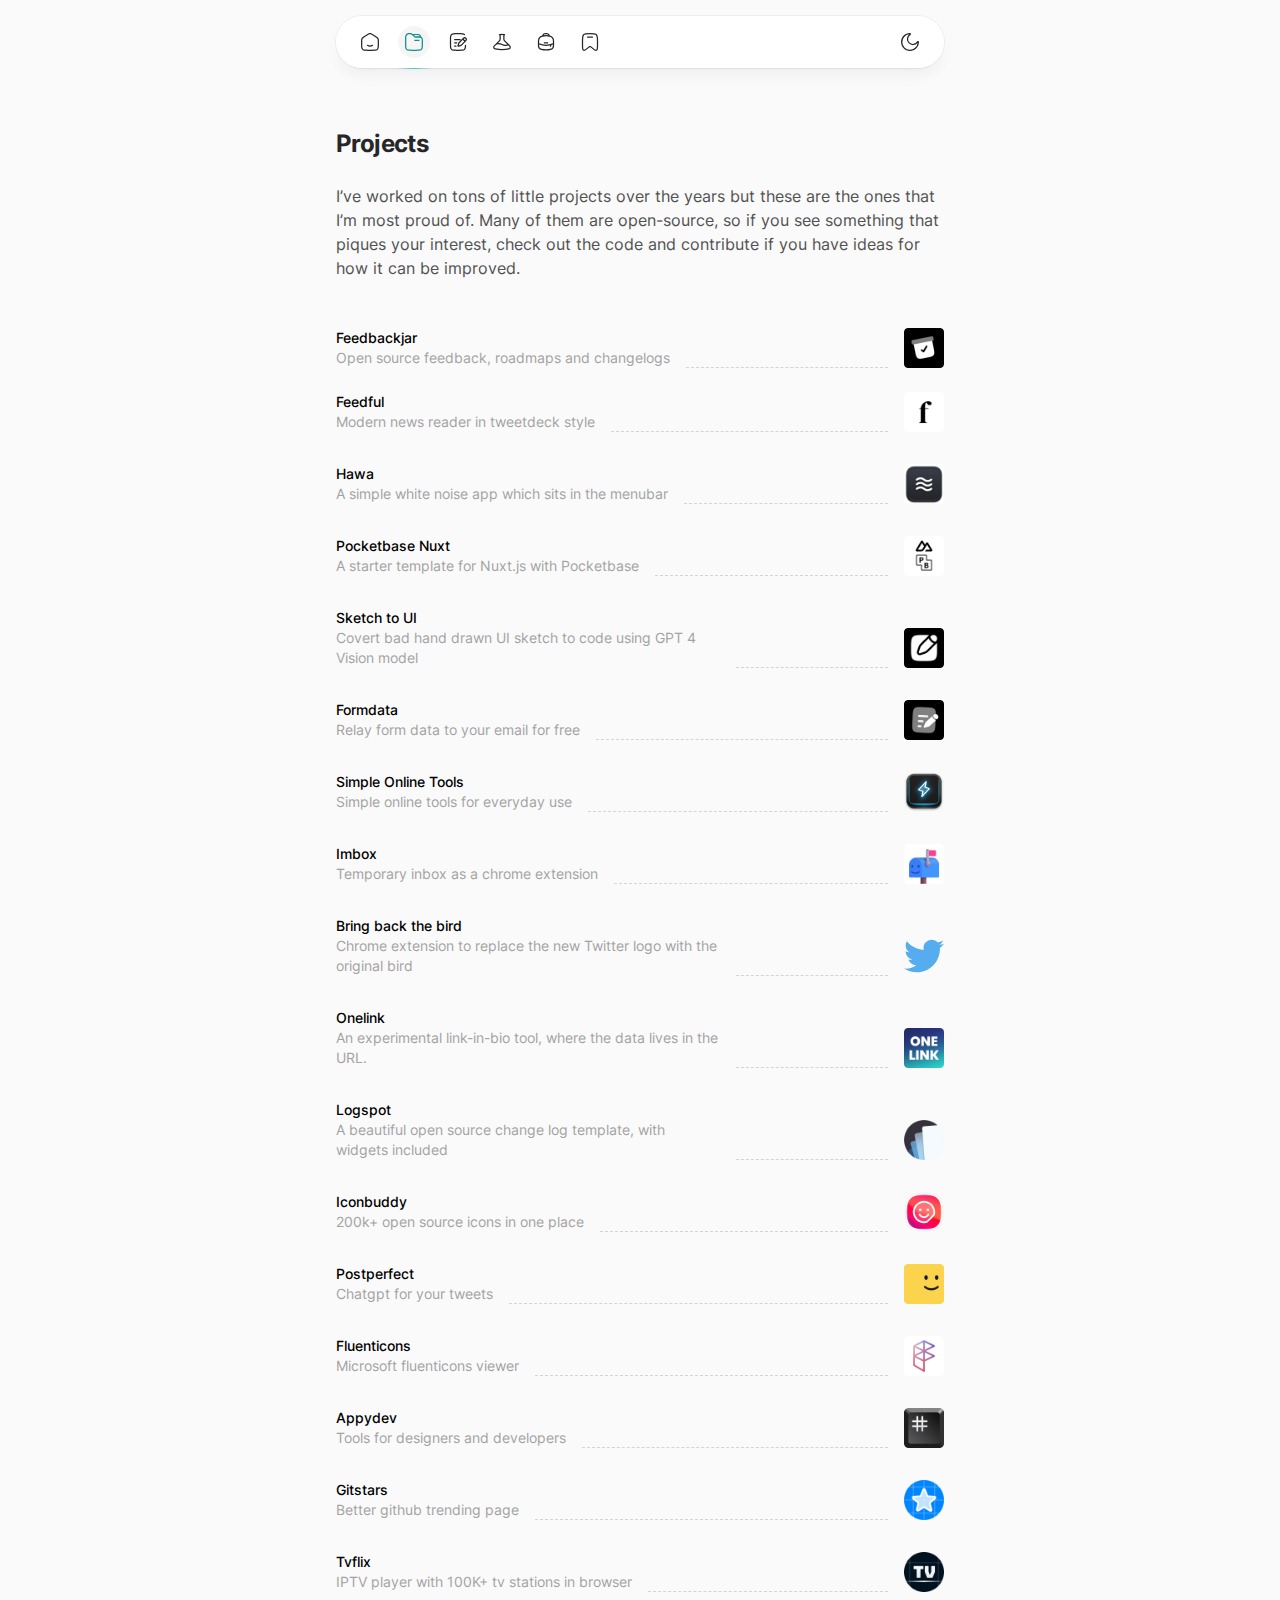
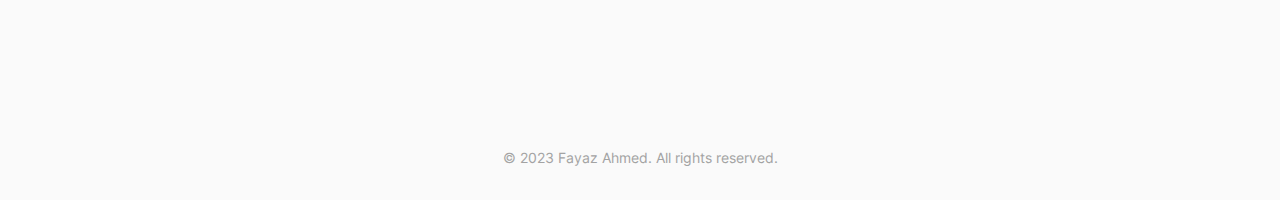
<file: projects/index.html>
<!DOCTYPE html>
<html  lang="en" class="h-full">
<head><meta charset="utf-8">
<meta name="viewport" content="width=device-width, initial-scale=1">
<style id="nuxt-ui-colors">:root {
--color-primary-50: 240 253 250;
--color-primary-100: 204 251 241;
--color-primary-200: 153 246 228;
--color-primary-300: 94 234 212;
--color-primary-400: 45 212 191;
--color-primary-500: 20 184 166;
--color-primary-600: 13 148 136;
--color-primary-700: 15 118 110;
--color-primary-800: 17 94 89;
--color-primary-900: 19 78 74;
--color-primary-950: 4 47 46;
--color-primary-DEFAULT: var(--color-primary-500);

--color-gray-50: 250 250 250;
--color-gray-100: 245 245 245;
--color-gray-200: 229 229 229;
--color-gray-300: 212 212 212;
--color-gray-400: 163 163 163;
--color-gray-500: 115 115 115;
--color-gray-600: 82 82 82;
--color-gray-700: 64 64 64;
--color-gray-800: 38 38 38;
--color-gray-900: 23 23 23;
--color-gray-950: 10 10 10;
}

.dark {
  --color-primary-DEFAULT: var(--color-primary-400);
}
</style>
<title>Projects | Fayaz Ahmed</title>
<style> @font-face { font-family: "Inter fallback"; src: local("Noto Sans"); size-adjust: 100.6532%; ascent-override: 96.2463%; descent-override: 23.991%; line-gap-override: 0%; } @font-face { font-family: "Inter fallback"; src: local("Arial"); size-adjust: 107.4014%; ascent-override: 90.199%; descent-override: 22.4836%; line-gap-override: 0%; } @font-face { font-family: "Inter fallback"; src: local("Helvetica Neue"); size-adjust: 106.0574%; ascent-override: 91.342%; descent-override: 22.7685%; line-gap-override: 0%; } @font-face { font-family: "Inter fallback"; src: local("Roboto"); size-adjust: 107.2828%; ascent-override: 90.2987%; descent-override: 22.5085%; line-gap-override: 0%; } @font-face { font-family: "Inter fallback"; src: local("Segoe UI"); size-adjust: 107.1644%; ascent-override: 90.3985%; descent-override: 22.5334%; line-gap-override: 0%; } @font-face { font-family: "Inter fallback"; src: local("BlinkMacSystemFont"); size-adjust: 115.3099%; ascent-override: 84.0128%; descent-override: 20.9416%; line-gap-override: 0%; } @font-face { font-family: "Inter fallback"; src: local("Noto Sans"); size-adjust: 100.6532%; ascent-override: 96.2463%; descent-override: 23.991%; line-gap-override: 0%; } @font-face { font-family: "Inter fallback"; src: local("Arial"); size-adjust: 107.4014%; ascent-override: 90.199%; descent-override: 22.4836%; line-gap-override: 0%; } @font-face { font-family: "Inter fallback"; src: local("Helvetica Neue"); size-adjust: 106.0574%; ascent-override: 91.342%; descent-override: 22.7685%; line-gap-override: 0%; } @font-face { font-family: "Inter fallback"; src: local("Roboto"); size-adjust: 107.2828%; ascent-override: 90.2987%; descent-override: 22.5085%; line-gap-override: 0%; } @font-face { font-family: "Inter fallback"; src: local("Segoe UI"); size-adjust: 107.1644%; ascent-override: 90.3985%; descent-override: 22.5334%; line-gap-override: 0%; } @font-face { font-family: "Inter fallback"; src: local("BlinkMacSystemFont"); size-adjust: 115.3099%; ascent-override: 84.0128%; descent-override: 20.9416%; line-gap-override: 0%; } @font-face { font-family: "Inter fallback"; src: local("Noto Sans"); size-adjust: 100.6532%; ascent-override: 96.2463%; descent-override: 23.991%; line-gap-override: 0%; } @font-face { font-family: "Inter fallback"; src: local("Arial"); size-adjust: 107.4014%; ascent-override: 90.199%; descent-override: 22.4836%; line-gap-override: 0%; } @font-face { font-family: "Inter fallback"; src: local("Helvetica Neue"); size-adjust: 106.0574%; ascent-override: 91.342%; descent-override: 22.7685%; line-gap-override: 0%; } @font-face { font-family: "Inter fallback"; src: local("Roboto"); size-adjust: 107.2828%; ascent-override: 90.2987%; descent-override: 22.5085%; line-gap-override: 0%; } @font-face { font-family: "Inter fallback"; src: local("Segoe UI"); size-adjust: 107.1644%; ascent-override: 90.3985%; descent-override: 22.5334%; line-gap-override: 0%; } @font-face { font-family: "Inter fallback"; src: local("BlinkMacSystemFont"); size-adjust: 115.3099%; ascent-override: 84.0128%; descent-override: 20.9416%; line-gap-override: 0%; } @font-face { font-family: "Inter fallback"; src: local("Noto Sans"); size-adjust: 100.6532%; ascent-override: 96.2463%; descent-override: 23.991%; line-gap-override: 0%; } @font-face { font-family: "Inter fallback"; src: local("Arial"); size-adjust: 107.4014%; ascent-override: 90.199%; descent-override: 22.4836%; line-gap-override: 0%; } @font-face { font-family: "Inter fallback"; src: local("Helvetica Neue"); size-adjust: 106.0574%; ascent-override: 91.342%; descent-override: 22.7685%; line-gap-override: 0%; } @font-face { font-family: "Inter fallback"; src: local("Roboto"); size-adjust: 107.2828%; ascent-override: 90.2987%; descent-override: 22.5085%; line-gap-override: 0%; } @font-face { font-family: "Inter fallback"; src: local("Segoe UI"); size-adjust: 107.1644%; ascent-override: 90.3985%; descent-override: 22.5334%; line-gap-override: 0%; } @font-face { font-family: "Inter fallback"; src: local("BlinkMacSystemFont"); size-adjust: 115.3099%; ascent-override: 84.0128%; descent-override: 20.9416%; line-gap-override: 0%; } @font-face { font-family: "Inter fallback"; src: local("Noto Sans"); size-adjust: 100.6532%; ascent-override: 96.2463%; descent-override: 23.991%; line-gap-override: 0%; } @font-face { font-family: "Inter fallback"; src: local("Arial"); size-adjust: 107.4014%; ascent-override: 90.199%; descent-override: 22.4836%; line-gap-override: 0%; } @font-face { font-family: "Inter fallback"; src: local("Helvetica Neue"); size-adjust: 106.0574%; ascent-override: 91.342%; descent-override: 22.7685%; line-gap-override: 0%; } @font-face { font-family: "Inter fallback"; src: local("Roboto"); size-adjust: 107.2828%; ascent-override: 90.2987%; descent-override: 22.5085%; line-gap-override: 0%; } @font-face { font-family: "Inter fallback"; src: local("Segoe UI"); size-adjust: 107.1644%; ascent-override: 90.3985%; descent-override: 22.5334%; line-gap-override: 0%; } @font-face { font-family: "Inter fallback"; src: local("BlinkMacSystemFont"); size-adjust: 115.3099%; ascent-override: 84.0128%; descent-override: 20.9416%; line-gap-override: 0%; } @font-face { font-family: "Inter fallback"; src: local("Noto Sans"); size-adjust: 100.6532%; ascent-override: 96.2463%; descent-override: 23.991%; line-gap-override: 0%; } @font-face { font-family: "Inter fallback"; src: local("Arial"); size-adjust: 107.4014%; ascent-override: 90.199%; descent-override: 22.4836%; line-gap-override: 0%; } @font-face { font-family: "Inter fallback"; src: local("Helvetica Neue"); size-adjust: 106.0574%; ascent-override: 91.342%; descent-override: 22.7685%; line-gap-override: 0%; } @font-face { font-family: "Inter fallback"; src: local("Roboto"); size-adjust: 107.2828%; ascent-override: 90.2987%; descent-override: 22.5085%; line-gap-override: 0%; } @font-face { font-family: "Inter fallback"; src: local("Segoe UI"); size-adjust: 107.1644%; ascent-override: 90.3985%; descent-override: 22.5334%; line-gap-override: 0%; } @font-face { font-family: "Inter fallback"; src: local("BlinkMacSystemFont"); size-adjust: 115.3099%; ascent-override: 84.0128%; descent-override: 20.9416%; line-gap-override: 0%; } @font-face { font-family: "Inter fallback"; src: local("Noto Sans"); size-adjust: 100.6532%; ascent-override: 96.2463%; descent-override: 23.991%; line-gap-override: 0%; } @font-face { font-family: "Inter fallback"; src: local("Arial"); size-adjust: 107.4014%; ascent-override: 90.199%; descent-override: 22.4836%; line-gap-override: 0%; } @font-face { font-family: "Inter fallback"; src: local("Helvetica Neue"); size-adjust: 106.0574%; ascent-override: 91.342%; descent-override: 22.7685%; line-gap-override: 0%; } @font-face { font-family: "Inter fallback"; src: local("Roboto"); size-adjust: 107.2828%; ascent-override: 90.2987%; descent-override: 22.5085%; line-gap-override: 0%; } @font-face { font-family: "Inter fallback"; src: local("Segoe UI"); size-adjust: 107.1644%; ascent-override: 90.3985%; descent-override: 22.5334%; line-gap-override: 0%; } @font-face { font-family: "Inter fallback"; src: local("BlinkMacSystemFont"); size-adjust: 115.3099%; ascent-override: 84.0128%; descent-override: 20.9416%; line-gap-override: 0%; } @font-face { font-family: "Inter fallback"; src: local("Noto Sans"); size-adjust: 100.6532%; ascent-override: 96.2463%; descent-override: 23.991%; line-gap-override: 0%; } @font-face { font-family: "Inter fallback"; src: local("Arial"); size-adjust: 107.4014%; ascent-override: 90.199%; descent-override: 22.4836%; line-gap-override: 0%; } @font-face { font-family: "Inter fallback"; src: local("Helvetica Neue"); size-adjust: 106.0574%; ascent-override: 91.342%; descent-override: 22.7685%; line-gap-override: 0%; } @font-face { font-family: "Inter fallback"; src: local("Roboto"); size-adjust: 107.2828%; ascent-override: 90.2987%; descent-override: 22.5085%; line-gap-override: 0%; } @font-face { font-family: "Inter fallback"; src: local("Segoe UI"); size-adjust: 107.1644%; ascent-override: 90.3985%; descent-override: 22.5334%; line-gap-override: 0%; } @font-face { font-family: "Inter fallback"; src: local("BlinkMacSystemFont"); size-adjust: 115.3099%; ascent-override: 84.0128%; descent-override: 20.9416%; line-gap-override: 0%; } @font-face { font-family: "Inter fallback"; src: local("Noto Sans"); size-adjust: 100.6532%; ascent-override: 96.2463%; descent-override: 23.991%; line-gap-override: 0%; } @font-face { font-family: "Inter fallback"; src: local("Arial"); size-adjust: 107.4014%; ascent-override: 90.199%; descent-override: 22.4836%; line-gap-override: 0%; } @font-face { font-family: "Inter fallback"; src: local("Helvetica Neue"); size-adjust: 106.0574%; ascent-override: 91.342%; descent-override: 22.7685%; line-gap-override: 0%; } @font-face { font-family: "Inter fallback"; src: local("Roboto"); size-adjust: 107.2828%; ascent-override: 90.2987%; descent-override: 22.5085%; line-gap-override: 0%; } @font-face { font-family: "Inter fallback"; src: local("Segoe UI"); size-adjust: 107.1644%; ascent-override: 90.3985%; descent-override: 22.5334%; line-gap-override: 0%; } @font-face { font-family: "Inter fallback"; src: local("BlinkMacSystemFont"); size-adjust: 115.3099%; ascent-override: 84.0128%; descent-override: 20.9416%; line-gap-override: 0%; } @font-face { font-family: "Inter fallback"; src: local("Noto Sans"); size-adjust: 100.6532%; ascent-override: 96.2463%; descent-override: 23.991%; line-gap-override: 0%; } @font-face { font-family: "Inter fallback"; src: local("Arial"); size-adjust: 107.4014%; ascent-override: 90.199%; descent-override: 22.4836%; line-gap-override: 0%; } @font-face { font-family: "Inter fallback"; src: local("Helvetica Neue"); size-adjust: 106.0574%; ascent-override: 91.342%; descent-override: 22.7685%; line-gap-override: 0%; } @font-face { font-family: "Inter fallback"; src: local("Roboto"); size-adjust: 107.2828%; ascent-override: 90.2987%; descent-override: 22.5085%; line-gap-override: 0%; } @font-face { font-family: "Inter fallback"; src: local("Segoe UI"); size-adjust: 107.1644%; ascent-override: 90.3985%; descent-override: 22.5334%; line-gap-override: 0%; } @font-face { font-family: "Inter fallback"; src: local("BlinkMacSystemFont"); size-adjust: 115.3099%; ascent-override: 84.0128%; descent-override: 20.9416%; line-gap-override: 0%; } @font-face { font-family: "Inter fallback"; src: local("Noto Sans"); size-adjust: 100.6532%; ascent-override: 96.2463%; descent-override: 23.991%; line-gap-override: 0%; } @font-face { font-family: "Inter fallback"; src: local("Arial"); size-adjust: 107.4014%; ascent-override: 90.199%; descent-override: 22.4836%; line-gap-override: 0%; } @font-face { font-family: "Inter fallback"; src: local("Helvetica Neue"); size-adjust: 106.0574%; ascent-override: 91.342%; descent-override: 22.7685%; line-gap-override: 0%; } @font-face { font-family: "Inter fallback"; src: local("Roboto"); size-adjust: 107.2828%; ascent-override: 90.2987%; descent-override: 22.5085%; line-gap-override: 0%; } @font-face { font-family: "Inter fallback"; src: local("Segoe UI"); size-adjust: 107.1644%; ascent-override: 90.3985%; descent-override: 22.5334%; line-gap-override: 0%; } @font-face { font-family: "Inter fallback"; src: local("BlinkMacSystemFont"); size-adjust: 115.3099%; ascent-override: 84.0128%; descent-override: 20.9416%; line-gap-override: 0%; } @font-face { font-family: "Inter fallback"; src: local("Noto Sans"); size-adjust: 100.6532%; ascent-override: 96.2463%; descent-override: 23.991%; line-gap-override: 0%; } @font-face { font-family: "Inter fallback"; src: local("Arial"); size-adjust: 107.4014%; ascent-override: 90.199%; descent-override: 22.4836%; line-gap-override: 0%; } @font-face { font-family: "Inter fallback"; src: local("Helvetica Neue"); size-adjust: 106.0574%; ascent-override: 91.342%; descent-override: 22.7685%; line-gap-override: 0%; } @font-face { font-family: "Inter fallback"; src: local("Roboto"); size-adjust: 107.2828%; ascent-override: 90.2987%; descent-override: 22.5085%; line-gap-override: 0%; } @font-face { font-family: "Inter fallback"; src: local("Segoe UI"); size-adjust: 107.1644%; ascent-override: 90.3985%; descent-override: 22.5334%; line-gap-override: 0%; } @font-face { font-family: "Inter fallback"; src: local("BlinkMacSystemFont"); size-adjust: 115.3099%; ascent-override: 84.0128%; descent-override: 20.9416%; line-gap-override: 0%; } @font-face { font-family: "Inter fallback"; src: local("Noto Sans"); size-adjust: 100.6532%; ascent-override: 96.2463%; descent-override: 23.991%; line-gap-override: 0%; } @font-face { font-family: "Inter fallback"; src: local("Arial"); size-adjust: 107.4014%; ascent-override: 90.199%; descent-override: 22.4836%; line-gap-override: 0%; } @font-face { font-family: "Inter fallback"; src: local("Helvetica Neue"); size-adjust: 106.0574%; ascent-override: 91.342%; descent-override: 22.7685%; line-gap-override: 0%; } @font-face { font-family: "Inter fallback"; src: local("Roboto"); size-adjust: 107.2828%; ascent-override: 90.2987%; descent-override: 22.5085%; line-gap-override: 0%; } @font-face { font-family: "Inter fallback"; src: local("Segoe UI"); size-adjust: 107.1644%; ascent-override: 90.3985%; descent-override: 22.5334%; line-gap-override: 0%; } @font-face { font-family: "Inter fallback"; src: local("BlinkMacSystemFont"); size-adjust: 115.3099%; ascent-override: 84.0128%; descent-override: 20.9416%; line-gap-override: 0%; } @font-face { font-family: "Inter fallback"; src: local("Noto Sans"); size-adjust: 100.6532%; ascent-override: 96.2463%; descent-override: 23.991%; line-gap-override: 0%; } @font-face { font-family: "Inter fallback"; src: local("Arial"); size-adjust: 107.4014%; ascent-override: 90.199%; descent-override: 22.4836%; line-gap-override: 0%; } @font-face { font-family: "Inter fallback"; src: local("Helvetica Neue"); size-adjust: 106.0574%; ascent-override: 91.342%; descent-override: 22.7685%; line-gap-override: 0%; } @font-face { font-family: "Inter fallback"; src: local("Roboto"); size-adjust: 107.2828%; ascent-override: 90.2987%; descent-override: 22.5085%; line-gap-override: 0%; } @font-face { font-family: "Inter fallback"; src: local("Segoe UI"); size-adjust: 107.1644%; ascent-override: 90.3985%; descent-override: 22.5334%; line-gap-override: 0%; } @font-face { font-family: "Inter fallback"; src: local("BlinkMacSystemFont"); size-adjust: 115.3099%; ascent-override: 84.0128%; descent-override: 20.9416%; line-gap-override: 0%; } @font-face { font-family: "Inter fallback"; src: local("Noto Sans"); size-adjust: 100.6532%; ascent-override: 96.2463%; descent-override: 23.991%; line-gap-override: 0%; } @font-face { font-family: "Inter fallback"; src: local("Arial"); size-adjust: 107.4014%; ascent-override: 90.199%; descent-override: 22.4836%; line-gap-override: 0%; } @font-face { font-family: "Inter fallback"; src: local("Helvetica Neue"); size-adjust: 106.0574%; ascent-override: 91.342%; descent-override: 22.7685%; line-gap-override: 0%; } @font-face { font-family: "Inter fallback"; src: local("Roboto"); size-adjust: 107.2828%; ascent-override: 90.2987%; descent-override: 22.5085%; line-gap-override: 0%; } @font-face { font-family: "Inter fallback"; src: local("Segoe UI"); size-adjust: 107.1644%; ascent-override: 90.3985%; descent-override: 22.5334%; line-gap-override: 0%; } @font-face { font-family: "Inter fallback"; src: local("BlinkMacSystemFont"); size-adjust: 115.3099%; ascent-override: 84.0128%; descent-override: 20.9416%; line-gap-override: 0%; } @font-face { font-family: "Inter fallback"; src: local("Noto Sans"); size-adjust: 100.6532%; ascent-override: 96.2463%; descent-override: 23.991%; line-gap-override: 0%; } @font-face { font-family: "Inter fallback"; src: local("Arial"); size-adjust: 107.4014%; ascent-override: 90.199%; descent-override: 22.4836%; line-gap-override: 0%; } @font-face { font-family: "Inter fallback"; src: local("Helvetica Neue"); size-adjust: 106.0574%; ascent-override: 91.342%; descent-override: 22.7685%; line-gap-override: 0%; } @font-face { font-family: "Inter fallback"; src: local("Roboto"); size-adjust: 107.2828%; ascent-override: 90.2987%; descent-override: 22.5085%; line-gap-override: 0%; } @font-face { font-family: "Inter fallback"; src: local("Segoe UI"); size-adjust: 107.1644%; ascent-override: 90.3985%; descent-override: 22.5334%; line-gap-override: 0%; } @font-face { font-family: "Inter fallback"; src: local("BlinkMacSystemFont"); size-adjust: 115.3099%; ascent-override: 84.0128%; descent-override: 20.9416%; line-gap-override: 0%; } @font-face { font-family: "Inter fallback"; src: local("Noto Sans"); size-adjust: 100.6532%; ascent-override: 96.2463%; descent-override: 23.991%; line-gap-override: 0%; } @font-face { font-family: "Inter fallback"; src: local("Arial"); size-adjust: 107.4014%; ascent-override: 90.199%; descent-override: 22.4836%; line-gap-override: 0%; } @font-face { font-family: "Inter fallback"; src: local("Helvetica Neue"); size-adjust: 106.0574%; ascent-override: 91.342%; descent-override: 22.7685%; line-gap-override: 0%; } @font-face { font-family: "Inter fallback"; src: local("Roboto"); size-adjust: 107.2828%; ascent-override: 90.2987%; descent-override: 22.5085%; line-gap-override: 0%; } @font-face { font-family: "Inter fallback"; src: local("Segoe UI"); size-adjust: 107.1644%; ascent-override: 90.3985%; descent-override: 22.5334%; line-gap-override: 0%; } @font-face { font-family: "Inter fallback"; src: local("BlinkMacSystemFont"); size-adjust: 115.3099%; ascent-override: 84.0128%; descent-override: 20.9416%; line-gap-override: 0%; } @font-face { font-family: "Inter fallback"; src: local("Noto Sans"); size-adjust: 100.6532%; ascent-override: 96.2463%; descent-override: 23.991%; line-gap-override: 0%; } @font-face { font-family: "Inter fallback"; src: local("Arial"); size-adjust: 107.4014%; ascent-override: 90.199%; descent-override: 22.4836%; line-gap-override: 0%; } @font-face { font-family: "Inter fallback"; src: local("Helvetica Neue"); size-adjust: 106.0574%; ascent-override: 91.342%; descent-override: 22.7685%; line-gap-override: 0%; } @font-face { font-family: "Inter fallback"; src: local("Roboto"); size-adjust: 107.2828%; ascent-override: 90.2987%; descent-override: 22.5085%; line-gap-override: 0%; } @font-face { font-family: "Inter fallback"; src: local("Segoe UI"); size-adjust: 107.1644%; ascent-override: 90.3985%; descent-override: 22.5334%; line-gap-override: 0%; } @font-face { font-family: "Inter fallback"; src: local("BlinkMacSystemFont"); size-adjust: 115.3099%; ascent-override: 84.0128%; descent-override: 20.9416%; line-gap-override: 0%; } @font-face { font-family: "Inter fallback"; src: local("Noto Sans"); size-adjust: 100.6532%; ascent-override: 96.2463%; descent-override: 23.991%; line-gap-override: 0%; } @font-face { font-family: "Inter fallback"; src: local("Arial"); size-adjust: 107.4014%; ascent-override: 90.199%; descent-override: 22.4836%; line-gap-override: 0%; } @font-face { font-family: "Inter fallback"; src: local("Helvetica Neue"); size-adjust: 106.0574%; ascent-override: 91.342%; descent-override: 22.7685%; line-gap-override: 0%; } @font-face { font-family: "Inter fallback"; src: local("Roboto"); size-adjust: 107.2828%; ascent-override: 90.2987%; descent-override: 22.5085%; line-gap-override: 0%; } @font-face { font-family: "Inter fallback"; src: local("Segoe UI"); size-adjust: 107.1644%; ascent-override: 90.3985%; descent-override: 22.5334%; line-gap-override: 0%; } @font-face { font-family: "Inter fallback"; src: local("BlinkMacSystemFont"); size-adjust: 115.3099%; ascent-override: 84.0128%; descent-override: 20.9416%; line-gap-override: 0%; } @font-face { font-family: "Inter fallback"; src: local("Noto Sans"); size-adjust: 100.6532%; ascent-override: 96.2463%; descent-override: 23.991%; line-gap-override: 0%; } @font-face { font-family: "Inter fallback"; src: local("Arial"); size-adjust: 107.4014%; ascent-override: 90.199%; descent-override: 22.4836%; line-gap-override: 0%; } @font-face { font-family: "Inter fallback"; src: local("Helvetica Neue"); size-adjust: 106.0574%; ascent-override: 91.342%; descent-override: 22.7685%; line-gap-override: 0%; } @font-face { font-family: "Inter fallback"; src: local("Roboto"); size-adjust: 107.2828%; ascent-override: 90.2987%; descent-override: 22.5085%; line-gap-override: 0%; } @font-face { font-family: "Inter fallback"; src: local("Segoe UI"); size-adjust: 107.1644%; ascent-override: 90.3985%; descent-override: 22.5334%; line-gap-override: 0%; } @font-face { font-family: "Inter fallback"; src: local("BlinkMacSystemFont"); size-adjust: 115.3099%; ascent-override: 84.0128%; descent-override: 20.9416%; line-gap-override: 0%; } @font-face { font-family: "Inter fallback"; src: local("Noto Sans"); size-adjust: 100.6532%; ascent-override: 96.2463%; descent-override: 23.991%; line-gap-override: 0%; } @font-face { font-family: "Inter fallback"; src: local("Arial"); size-adjust: 107.4014%; ascent-override: 90.199%; descent-override: 22.4836%; line-gap-override: 0%; } @font-face { font-family: "Inter fallback"; src: local("Helvetica Neue"); size-adjust: 106.0574%; ascent-override: 91.342%; descent-override: 22.7685%; line-gap-override: 0%; } @font-face { font-family: "Inter fallback"; src: local("Roboto"); size-adjust: 107.2828%; ascent-override: 90.2987%; descent-override: 22.5085%; line-gap-override: 0%; } @font-face { font-family: "Inter fallback"; src: local("Segoe UI"); size-adjust: 107.1644%; ascent-override: 90.3985%; descent-override: 22.5334%; line-gap-override: 0%; } @font-face { font-family: "Inter fallback"; src: local("BlinkMacSystemFont"); size-adjust: 115.3099%; ascent-override: 84.0128%; descent-override: 20.9416%; line-gap-override: 0%; } @font-face { font-family: "Inter fallback"; src: local("Noto Sans"); size-adjust: 100.6532%; ascent-override: 96.2463%; descent-override: 23.991%; line-gap-override: 0%; } @font-face { font-family: "Inter fallback"; src: local("Arial"); size-adjust: 107.4014%; ascent-override: 90.199%; descent-override: 22.4836%; line-gap-override: 0%; } @font-face { font-family: "Inter fallback"; src: local("Helvetica Neue"); size-adjust: 106.0574%; ascent-override: 91.342%; descent-override: 22.7685%; line-gap-override: 0%; } @font-face { font-family: "Inter fallback"; src: local("Roboto"); size-adjust: 107.2828%; ascent-override: 90.2987%; descent-override: 22.5085%; line-gap-override: 0%; } @font-face { font-family: "Inter fallback"; src: local("Segoe UI"); size-adjust: 107.1644%; ascent-override: 90.3985%; descent-override: 22.5334%; line-gap-override: 0%; } @font-face { font-family: "Inter fallback"; src: local("BlinkMacSystemFont"); size-adjust: 115.3099%; ascent-override: 84.0128%; descent-override: 20.9416%; line-gap-override: 0%; } @font-face { font-family: "Inter fallback"; src: local("Noto Sans"); size-adjust: 100.6532%; ascent-override: 96.2463%; descent-override: 23.991%; line-gap-override: 0%; } @font-face { font-family: "Inter fallback"; src: local("Arial"); size-adjust: 107.4014%; ascent-override: 90.199%; descent-override: 22.4836%; line-gap-override: 0%; } @font-face { font-family: "Inter fallback"; src: local("Helvetica Neue"); size-adjust: 106.0574%; ascent-override: 91.342%; descent-override: 22.7685%; line-gap-override: 0%; } @font-face { font-family: "Inter fallback"; src: local("Roboto"); size-adjust: 107.2828%; ascent-override: 90.2987%; descent-override: 22.5085%; line-gap-override: 0%; } @font-face { font-family: "Inter fallback"; src: local("Segoe UI"); size-adjust: 107.1644%; ascent-override: 90.3985%; descent-override: 22.5334%; line-gap-override: 0%; } @font-face { font-family: "Inter fallback"; src: local("BlinkMacSystemFont"); size-adjust: 115.3099%; ascent-override: 84.0128%; descent-override: 20.9416%; line-gap-override: 0%; } @font-face { font-family: "Inter fallback"; src: local("Noto Sans"); size-adjust: 100.6532%; ascent-override: 96.2463%; descent-override: 23.991%; line-gap-override: 0%; } @font-face { font-family: "Inter fallback"; src: local("Arial"); size-adjust: 107.4014%; ascent-override: 90.199%; descent-override: 22.4836%; line-gap-override: 0%; } @font-face { font-family: "Inter fallback"; src: local("Helvetica Neue"); size-adjust: 106.0574%; ascent-override: 91.342%; descent-override: 22.7685%; line-gap-override: 0%; } @font-face { font-family: "Inter fallback"; src: local("Roboto"); size-adjust: 107.2828%; ascent-override: 90.2987%; descent-override: 22.5085%; line-gap-override: 0%; } @font-face { font-family: "Inter fallback"; src: local("Segoe UI"); size-adjust: 107.1644%; ascent-override: 90.3985%; descent-override: 22.5334%; line-gap-override: 0%; } @font-face { font-family: "Inter fallback"; src: local("BlinkMacSystemFont"); size-adjust: 115.3099%; ascent-override: 84.0128%; descent-override: 20.9416%; line-gap-override: 0%; } @font-face { font-family: "Inter fallback"; src: local("Noto Sans"); size-adjust: 100.6532%; ascent-override: 96.2463%; descent-override: 23.991%; line-gap-override: 0%; } @font-face { font-family: "Inter fallback"; src: local("Arial"); size-adjust: 107.4014%; ascent-override: 90.199%; descent-override: 22.4836%; line-gap-override: 0%; } @font-face { font-family: "Inter fallback"; src: local("Helvetica Neue"); size-adjust: 106.0574%; ascent-override: 91.342%; descent-override: 22.7685%; line-gap-override: 0%; } @font-face { font-family: "Inter fallback"; src: local("Roboto"); size-adjust: 107.2828%; ascent-override: 90.2987%; descent-override: 22.5085%; line-gap-override: 0%; } @font-face { font-family: "Inter fallback"; src: local("Segoe UI"); size-adjust: 107.1644%; ascent-override: 90.3985%; descent-override: 22.5334%; line-gap-override: 0%; } @font-face { font-family: "Inter fallback"; src: local("BlinkMacSystemFont"); size-adjust: 115.3099%; ascent-override: 84.0128%; descent-override: 20.9416%; line-gap-override: 0%; } @font-face { font-family: "Inter fallback"; src: local("Noto Sans"); size-adjust: 100.6532%; ascent-override: 96.2463%; descent-override: 23.991%; line-gap-override: 0%; } @font-face { font-family: "Inter fallback"; src: local("Arial"); size-adjust: 107.4014%; ascent-override: 90.199%; descent-override: 22.4836%; line-gap-override: 0%; } @font-face { font-family: "Inter fallback"; src: local("Helvetica Neue"); size-adjust: 106.0574%; ascent-override: 91.342%; descent-override: 22.7685%; line-gap-override: 0%; } @font-face { font-family: "Inter fallback"; src: local("Roboto"); size-adjust: 107.2828%; ascent-override: 90.2987%; descent-override: 22.5085%; line-gap-override: 0%; } @font-face { font-family: "Inter fallback"; src: local("Segoe UI"); size-adjust: 107.1644%; ascent-override: 90.3985%; descent-override: 22.5334%; line-gap-override: 0%; } @font-face { font-family: "Inter fallback"; src: local("BlinkMacSystemFont"); size-adjust: 115.3099%; ascent-override: 84.0128%; descent-override: 20.9416%; line-gap-override: 0%; } @font-face { font-family: "Inter fallback"; src: local("Noto Sans"); size-adjust: 100.6532%; ascent-override: 96.2463%; descent-override: 23.991%; line-gap-override: 0%; } @font-face { font-family: "Inter fallback"; src: local("Arial"); size-adjust: 107.4014%; ascent-override: 90.199%; descent-override: 22.4836%; line-gap-override: 0%; } @font-face { font-family: "Inter fallback"; src: local("Helvetica Neue"); size-adjust: 106.0574%; ascent-override: 91.342%; descent-override: 22.7685%; line-gap-override: 0%; } @font-face { font-family: "Inter fallback"; src: local("Roboto"); size-adjust: 107.2828%; ascent-override: 90.2987%; descent-override: 22.5085%; line-gap-override: 0%; } @font-face { font-family: "Inter fallback"; src: local("Segoe UI"); size-adjust: 107.1644%; ascent-override: 90.3985%; descent-override: 22.5334%; line-gap-override: 0%; } @font-face { font-family: "Inter fallback"; src: local("BlinkMacSystemFont"); size-adjust: 115.3099%; ascent-override: 84.0128%; descent-override: 20.9416%; line-gap-override: 0%; } @font-face { font-family: "Inter fallback"; src: local("Noto Sans"); size-adjust: 100.6532%; ascent-override: 96.2463%; descent-override: 23.991%; line-gap-override: 0%; } @font-face { font-family: "Inter fallback"; src: local("Arial"); size-adjust: 107.4014%; ascent-override: 90.199%; descent-override: 22.4836%; line-gap-override: 0%; } @font-face { font-family: "Inter fallback"; src: local("Helvetica Neue"); size-adjust: 106.0574%; ascent-override: 91.342%; descent-override: 22.7685%; line-gap-override: 0%; } @font-face { font-family: "Inter fallback"; src: local("Roboto"); size-adjust: 107.2828%; ascent-override: 90.2987%; descent-override: 22.5085%; line-gap-override: 0%; } @font-face { font-family: "Inter fallback"; src: local("Segoe UI"); size-adjust: 107.1644%; ascent-override: 90.3985%; descent-override: 22.5334%; line-gap-override: 0%; } @font-face { font-family: "Inter fallback"; src: local("BlinkMacSystemFont"); size-adjust: 115.3099%; ascent-override: 84.0128%; descent-override: 20.9416%; line-gap-override: 0%; } @font-face { font-family: "Inter fallback"; src: local("Noto Sans"); size-adjust: 100.6532%; ascent-override: 96.2463%; descent-override: 23.991%; line-gap-override: 0%; } @font-face { font-family: "Inter fallback"; src: local("Arial"); size-adjust: 107.4014%; ascent-override: 90.199%; descent-override: 22.4836%; line-gap-override: 0%; } @font-face { font-family: "Inter fallback"; src: local("Helvetica Neue"); size-adjust: 106.0574%; ascent-override: 91.342%; descent-override: 22.7685%; line-gap-override: 0%; } @font-face { font-family: "Inter fallback"; src: local("Roboto"); size-adjust: 107.2828%; ascent-override: 90.2987%; descent-override: 22.5085%; line-gap-override: 0%; } @font-face { font-family: "Inter fallback"; src: local("Segoe UI"); size-adjust: 107.1644%; ascent-override: 90.3985%; descent-override: 22.5334%; line-gap-override: 0%; } @font-face { font-family: "Inter fallback"; src: local("BlinkMacSystemFont"); size-adjust: 115.3099%; ascent-override: 84.0128%; descent-override: 20.9416%; line-gap-override: 0%; } @font-face { font-family: "Inter fallback"; src: local("Noto Sans"); size-adjust: 100.6532%; ascent-override: 96.2463%; descent-override: 23.991%; line-gap-override: 0%; } @font-face { font-family: "Inter fallback"; src: local("Arial"); size-adjust: 107.4014%; ascent-override: 90.199%; descent-override: 22.4836%; line-gap-override: 0%; } @font-face { font-family: "Inter fallback"; src: local("Helvetica Neue"); size-adjust: 106.0574%; ascent-override: 91.342%; descent-override: 22.7685%; line-gap-override: 0%; } @font-face { font-family: "Inter fallback"; src: local("Roboto"); size-adjust: 107.2828%; ascent-override: 90.2987%; descent-override: 22.5085%; line-gap-override: 0%; } @font-face { font-family: "Inter fallback"; src: local("Segoe UI"); size-adjust: 107.1644%; ascent-override: 90.3985%; descent-override: 22.5334%; line-gap-override: 0%; } @font-face { font-family: "Inter fallback"; src: local("BlinkMacSystemFont"); size-adjust: 115.3099%; ascent-override: 84.0128%; descent-override: 20.9416%; line-gap-override: 0%; } @font-face { font-family: "Inter fallback"; src: local("Noto Sans"); size-adjust: 100.6532%; ascent-override: 96.2463%; descent-override: 23.991%; line-gap-override: 0%; } @font-face { font-family: "Inter fallback"; src: local("Arial"); size-adjust: 107.4014%; ascent-override: 90.199%; descent-override: 22.4836%; line-gap-override: 0%; } @font-face { font-family: "Inter fallback"; src: local("Helvetica Neue"); size-adjust: 106.0574%; ascent-override: 91.342%; descent-override: 22.7685%; line-gap-override: 0%; } @font-face { font-family: "Inter fallback"; src: local("Roboto"); size-adjust: 107.2828%; ascent-override: 90.2987%; descent-override: 22.5085%; line-gap-override: 0%; } @font-face { font-family: "Inter fallback"; src: local("Segoe UI"); size-adjust: 107.1644%; ascent-override: 90.3985%; descent-override: 22.5334%; line-gap-override: 0%; } @font-face { font-family: "Inter fallback"; src: local("BlinkMacSystemFont"); size-adjust: 115.3099%; ascent-override: 84.0128%; descent-override: 20.9416%; line-gap-override: 0%; } @font-face { font-family: "Inter fallback"; src: local("Noto Sans"); size-adjust: 100.6532%; ascent-override: 96.2463%; descent-override: 23.991%; line-gap-override: 0%; } @font-face { font-family: "Inter fallback"; src: local("Arial"); size-adjust: 107.4014%; ascent-override: 90.199%; descent-override: 22.4836%; line-gap-override: 0%; } @font-face { font-family: "Inter fallback"; src: local("Helvetica Neue"); size-adjust: 106.0574%; ascent-override: 91.342%; descent-override: 22.7685%; line-gap-override: 0%; } @font-face { font-family: "Inter fallback"; src: local("Roboto"); size-adjust: 107.2828%; ascent-override: 90.2987%; descent-override: 22.5085%; line-gap-override: 0%; } @font-face { font-family: "Inter fallback"; src: local("Segoe UI"); size-adjust: 107.1644%; ascent-override: 90.3985%; descent-override: 22.5334%; line-gap-override: 0%; } @font-face { font-family: "Inter fallback"; src: local("BlinkMacSystemFont"); size-adjust: 115.3099%; ascent-override: 84.0128%; descent-override: 20.9416%; line-gap-override: 0%; } @font-face { font-family: "Inter fallback"; src: local("Noto Sans"); size-adjust: 100.6532%; ascent-override: 96.2463%; descent-override: 23.991%; line-gap-override: 0%; } @font-face { font-family: "Inter fallback"; src: local("Arial"); size-adjust: 107.4014%; ascent-override: 90.199%; descent-override: 22.4836%; line-gap-override: 0%; } @font-face { font-family: "Inter fallback"; src: local("Helvetica Neue"); size-adjust: 106.0574%; ascent-override: 91.342%; descent-override: 22.7685%; line-gap-override: 0%; } @font-face { font-family: "Inter fallback"; src: local("Roboto"); size-adjust: 107.2828%; ascent-override: 90.2987%; descent-override: 22.5085%; line-gap-override: 0%; } @font-face { font-family: "Inter fallback"; src: local("Segoe UI"); size-adjust: 107.1644%; ascent-override: 90.3985%; descent-override: 22.5334%; line-gap-override: 0%; } @font-face { font-family: "Inter fallback"; src: local("BlinkMacSystemFont"); size-adjust: 115.3099%; ascent-override: 84.0128%; descent-override: 20.9416%; line-gap-override: 0%; } @font-face { font-family: "Inter fallback"; src: local("Noto Sans"); size-adjust: 100.6532%; ascent-override: 96.2463%; descent-override: 23.991%; line-gap-override: 0%; } @font-face { font-family: "Inter fallback"; src: local("Arial"); size-adjust: 107.4014%; ascent-override: 90.199%; descent-override: 22.4836%; line-gap-override: 0%; } @font-face { font-family: "Inter fallback"; src: local("Helvetica Neue"); size-adjust: 106.0574%; ascent-override: 91.342%; descent-override: 22.7685%; line-gap-override: 0%; } @font-face { font-family: "Inter fallback"; src: local("Roboto"); size-adjust: 107.2828%; ascent-override: 90.2987%; descent-override: 22.5085%; line-gap-override: 0%; } @font-face { font-family: "Inter fallback"; src: local("Segoe UI"); size-adjust: 107.1644%; ascent-override: 90.3985%; descent-override: 22.5334%; line-gap-override: 0%; } @font-face { font-family: "Inter fallback"; src: local("BlinkMacSystemFont"); size-adjust: 115.3099%; ascent-override: 84.0128%; descent-override: 20.9416%; line-gap-override: 0%; } @font-face { font-family: "Inter fallback"; src: local("Noto Sans"); size-adjust: 100.6532%; ascent-override: 96.2463%; descent-override: 23.991%; line-gap-override: 0%; } @font-face { font-family: "Inter fallback"; src: local("Arial"); size-adjust: 107.4014%; ascent-override: 90.199%; descent-override: 22.4836%; line-gap-override: 0%; } @font-face { font-family: "Inter fallback"; src: local("Helvetica Neue"); size-adjust: 106.0574%; ascent-override: 91.342%; descent-override: 22.7685%; line-gap-override: 0%; } @font-face { font-family: "Inter fallback"; src: local("Roboto"); size-adjust: 107.2828%; ascent-override: 90.2987%; descent-override: 22.5085%; line-gap-override: 0%; } @font-face { font-family: "Inter fallback"; src: local("Segoe UI"); size-adjust: 107.1644%; ascent-override: 90.3985%; descent-override: 22.5334%; line-gap-override: 0%; } @font-face { font-family: "Inter fallback"; src: local("BlinkMacSystemFont"); size-adjust: 115.3099%; ascent-override: 84.0128%; descent-override: 20.9416%; line-gap-override: 0%; } @font-face { font-family: "Inter fallback"; src: local("Noto Sans"); size-adjust: 100.6532%; ascent-override: 96.2463%; descent-override: 23.991%; line-gap-override: 0%; } @font-face { font-family: "Inter fallback"; src: local("Arial"); size-adjust: 107.4014%; ascent-override: 90.199%; descent-override: 22.4836%; line-gap-override: 0%; } @font-face { font-family: "Inter fallback"; src: local("Helvetica Neue"); size-adjust: 106.0574%; ascent-override: 91.342%; descent-override: 22.7685%; line-gap-override: 0%; } @font-face { font-family: "Inter fallback"; src: local("Roboto"); size-adjust: 107.2828%; ascent-override: 90.2987%; descent-override: 22.5085%; line-gap-override: 0%; } @font-face { font-family: "Inter fallback"; src: local("Segoe UI"); size-adjust: 107.1644%; ascent-override: 90.3985%; descent-override: 22.5334%; line-gap-override: 0%; } @font-face { font-family: "Inter fallback"; src: local("BlinkMacSystemFont"); size-adjust: 115.3099%; ascent-override: 84.0128%; descent-override: 20.9416%; line-gap-override: 0%; } @font-face { font-family: "Inter fallback"; src: local("Noto Sans"); size-adjust: 100.6532%; ascent-override: 96.2463%; descent-override: 23.991%; line-gap-override: 0%; } @font-face { font-family: "Inter fallback"; src: local("Arial"); size-adjust: 107.4014%; ascent-override: 90.199%; descent-override: 22.4836%; line-gap-override: 0%; } @font-face { font-family: "Inter fallback"; src: local("Helvetica Neue"); size-adjust: 106.0574%; ascent-override: 91.342%; descent-override: 22.7685%; line-gap-override: 0%; } @font-face { font-family: "Inter fallback"; src: local("Roboto"); size-adjust: 107.2828%; ascent-override: 90.2987%; descent-override: 22.5085%; line-gap-override: 0%; } @font-face { font-family: "Inter fallback"; src: local("Segoe UI"); size-adjust: 107.1644%; ascent-override: 90.3985%; descent-override: 22.5334%; line-gap-override: 0%; } @font-face { font-family: "Inter fallback"; src: local("BlinkMacSystemFont"); size-adjust: 115.3099%; ascent-override: 84.0128%; descent-override: 20.9416%; line-gap-override: 0%; } @font-face { font-family: "Inter fallback"; src: local("Noto Sans"); size-adjust: 100.6532%; ascent-override: 96.2463%; descent-override: 23.991%; line-gap-override: 0%; } @font-face { font-family: "Inter fallback"; src: local("Arial"); size-adjust: 107.4014%; ascent-override: 90.199%; descent-override: 22.4836%; line-gap-override: 0%; } @font-face { font-family: "Inter fallback"; src: local("Helvetica Neue"); size-adjust: 106.0574%; ascent-override: 91.342%; descent-override: 22.7685%; line-gap-override: 0%; } @font-face { font-family: "Inter fallback"; src: local("Roboto"); size-adjust: 107.2828%; ascent-override: 90.2987%; descent-override: 22.5085%; line-gap-override: 0%; } @font-face { font-family: "Inter fallback"; src: local("Segoe UI"); size-adjust: 107.1644%; ascent-override: 90.3985%; descent-override: 22.5334%; line-gap-override: 0%; } @font-face { font-family: "Inter fallback"; src: local("BlinkMacSystemFont"); size-adjust: 115.3099%; ascent-override: 84.0128%; descent-override: 20.9416%; line-gap-override: 0%; } @font-face { font-family: "Inter fallback"; src: local("Noto Sans"); size-adjust: 100.6532%; ascent-override: 96.2463%; descent-override: 23.991%; line-gap-override: 0%; } @font-face { font-family: "Inter fallback"; src: local("Arial"); size-adjust: 107.4014%; ascent-override: 90.199%; descent-override: 22.4836%; line-gap-override: 0%; } @font-face { font-family: "Inter fallback"; src: local("Helvetica Neue"); size-adjust: 106.0574%; ascent-override: 91.342%; descent-override: 22.7685%; line-gap-override: 0%; } @font-face { font-family: "Inter fallback"; src: local("Roboto"); size-adjust: 107.2828%; ascent-override: 90.2987%; descent-override: 22.5085%; line-gap-override: 0%; } @font-face { font-family: "Inter fallback"; src: local("Segoe UI"); size-adjust: 107.1644%; ascent-override: 90.3985%; descent-override: 22.5334%; line-gap-override: 0%; } @font-face { font-family: "Inter fallback"; src: local("BlinkMacSystemFont"); size-adjust: 115.3099%; ascent-override: 84.0128%; descent-override: 20.9416%; line-gap-override: 0%; } @font-face { font-family: "Inter fallback"; src: local("Noto Sans"); size-adjust: 100.6532%; ascent-override: 96.2463%; descent-override: 23.991%; line-gap-override: 0%; } @font-face { font-family: "Inter fallback"; src: local("Arial"); size-adjust: 107.4014%; ascent-override: 90.199%; descent-override: 22.4836%; line-gap-override: 0%; } @font-face { font-family: "Inter fallback"; src: local("Helvetica Neue"); size-adjust: 106.0574%; ascent-override: 91.342%; descent-override: 22.7685%; line-gap-override: 0%; } @font-face { font-family: "Inter fallback"; src: local("Roboto"); size-adjust: 107.2828%; ascent-override: 90.2987%; descent-override: 22.5085%; line-gap-override: 0%; } @font-face { font-family: "Inter fallback"; src: local("Segoe UI"); size-adjust: 107.1644%; ascent-override: 90.3985%; descent-override: 22.5334%; line-gap-override: 0%; } @font-face { font-family: "Inter fallback"; src: local("BlinkMacSystemFont"); size-adjust: 115.3099%; ascent-override: 84.0128%; descent-override: 20.9416%; line-gap-override: 0%; } @font-face { font-family: "Inter fallback"; src: local("Noto Sans"); size-adjust: 100.6532%; ascent-override: 96.2463%; descent-override: 23.991%; line-gap-override: 0%; } @font-face { font-family: "Inter fallback"; src: local("Arial"); size-adjust: 107.4014%; ascent-override: 90.199%; descent-override: 22.4836%; line-gap-override: 0%; } @font-face { font-family: "Inter fallback"; src: local("Helvetica Neue"); size-adjust: 106.0574%; ascent-override: 91.342%; descent-override: 22.7685%; line-gap-override: 0%; } @font-face { font-family: "Inter fallback"; src: local("Roboto"); size-adjust: 107.2828%; ascent-override: 90.2987%; descent-override: 22.5085%; line-gap-override: 0%; } @font-face { font-family: "Inter fallback"; src: local("Segoe UI"); size-adjust: 107.1644%; ascent-override: 90.3985%; descent-override: 22.5334%; line-gap-override: 0%; } @font-face { font-family: "Inter fallback"; src: local("BlinkMacSystemFont"); size-adjust: 115.3099%; ascent-override: 84.0128%; descent-override: 20.9416%; line-gap-override: 0%; } @font-face { font-family: "Inter fallback"; src: local("Noto Sans"); size-adjust: 100.6532%; ascent-override: 96.2463%; descent-override: 23.991%; line-gap-override: 0%; } @font-face { font-family: "Inter fallback"; src: local("Arial"); size-adjust: 107.4014%; ascent-override: 90.199%; descent-override: 22.4836%; line-gap-override: 0%; } @font-face { font-family: "Inter fallback"; src: local("Helvetica Neue"); size-adjust: 106.0574%; ascent-override: 91.342%; descent-override: 22.7685%; line-gap-override: 0%; } @font-face { font-family: "Inter fallback"; src: local("Roboto"); size-adjust: 107.2828%; ascent-override: 90.2987%; descent-override: 22.5085%; line-gap-override: 0%; } @font-face { font-family: "Inter fallback"; src: local("Segoe UI"); size-adjust: 107.1644%; ascent-override: 90.3985%; descent-override: 22.5334%; line-gap-override: 0%; } @font-face { font-family: "Inter fallback"; src: local("BlinkMacSystemFont"); size-adjust: 115.3099%; ascent-override: 84.0128%; descent-override: 20.9416%; line-gap-override: 0%; } </style>
<meta name="description" content="I’ve worked on tons of little projects over the years but these are the ones that I’m most proud of. Many of them are open-source, so if you see something that piques your interest, check out the code and contribute if you have ideas for how it can be improved.">
<link rel="preload" as="fetch" crossorigin="anonymous" href="/projects/_payload.json">
<style>/*! tailwindcss v3.3.6 | MIT License | https://tailwindcss.com*/*,:after,:before{border-color:rgb(var(--color-gray-200)/1);border-style:solid;border-width:0;box-sizing:border-box}:after,:before{--tw-content:""}html{-webkit-text-size-adjust:100%;font-feature-settings:normal;font-family:Inter,Avenir Next,Roboto,-apple-system,BlinkMacSystemFont,Segoe UI,Ubuntu,Helvetica Neue,Arial,Noto Sans,sans-serif,Apple Color Emoji,Segoe UI Emoji,Segoe UI Symbol,Noto Color Emoji;font-variation-settings:normal;line-height:1.5;tab-size:4}body{line-height:inherit;margin:0}hr{border-top-width:1px;color:inherit;height:0}abbr:where([title]){-webkit-text-decoration:underline dotted;text-decoration:underline dotted}h1,h2,h3,h4,h5,h6{font-size:inherit;font-weight:inherit}a{color:inherit;text-decoration:inherit}b,strong{font-weight:bolder}code,kbd,pre,samp{font-feature-settings:normal;font-family:Cascadia Code,ui-monospace,SFMono-Regular,Menlo,Monaco,Consolas,Liberation Mono,Courier New,monospace;font-size:1em;font-variation-settings:normal}small{font-size:80%}sub,sup{font-size:75%;line-height:0;position:relative;vertical-align:baseline}sub{bottom:-.25em}sup{top:-.5em}table{border-collapse:collapse;border-color:inherit;text-indent:0}button,input,optgroup,select,textarea{font-feature-settings:inherit;color:inherit;font-family:inherit;font-size:100%;font-variation-settings:inherit;font-weight:inherit;line-height:inherit;margin:0;padding:0}button,select{text-transform:none}[type=button],[type=reset],[type=submit],button{-webkit-appearance:button;background-color:transparent;background-image:none}:-moz-focusring{outline:auto}:-moz-ui-invalid{box-shadow:none}progress{vertical-align:baseline}::-webkit-inner-spin-button,::-webkit-outer-spin-button{height:auto}[type=search]{-webkit-appearance:textfield;outline-offset:-2px}::-webkit-search-decoration{-webkit-appearance:none}::-webkit-file-upload-button{-webkit-appearance:button;font:inherit}summary{display:list-item}blockquote,dd,dl,figure,h1,h2,h3,h4,h5,h6,hr,p,pre{margin:0}fieldset{margin:0}fieldset,legend{padding:0}menu,ol,ul{list-style:none;margin:0;padding:0}dialog{padding:0}textarea{resize:vertical}input::placeholder,textarea::placeholder{color:rgb(var(--color-gray-400)/1);opacity:1}[role=button],button{cursor:pointer}:disabled{cursor:default}audio,canvas,embed,iframe,img,object,svg,video{display:block;vertical-align:middle}img,video{height:auto;max-width:100%}[hidden]{display:none}*,:after,:before{--tw-border-spacing-x:0;--tw-border-spacing-y:0;--tw-translate-x:0;--tw-translate-y:0;--tw-rotate:0;--tw-skew-x:0;--tw-skew-y:0;--tw-scale-x:1;--tw-scale-y:1;--tw-pan-x: ;--tw-pan-y: ;--tw-pinch-zoom: ;--tw-scroll-snap-strictness:proximity;--tw-gradient-from-position: ;--tw-gradient-via-position: ;--tw-gradient-to-position: ;--tw-ordinal: ;--tw-slashed-zero: ;--tw-numeric-figure: ;--tw-numeric-spacing: ;--tw-numeric-fraction: ;--tw-ring-inset: ;--tw-ring-offset-width:0px;--tw-ring-offset-color:#fff;--tw-ring-color:rgba(59,130,246,.5);--tw-ring-offset-shadow:0 0 #0000;--tw-ring-shadow:0 0 #0000;--tw-shadow:0 0 #0000;--tw-shadow-colored:0 0 #0000;--tw-blur: ;--tw-brightness: ;--tw-contrast: ;--tw-grayscale: ;--tw-hue-rotate: ;--tw-invert: ;--tw-saturate: ;--tw-sepia: ;--tw-drop-shadow: ;--tw-backdrop-blur: ;--tw-backdrop-brightness: ;--tw-backdrop-contrast: ;--tw-backdrop-grayscale: ;--tw-backdrop-hue-rotate: ;--tw-backdrop-invert: ;--tw-backdrop-opacity: ;--tw-backdrop-saturate: ;--tw-backdrop-sepia: }::backdrop{--tw-border-spacing-x:0;--tw-border-spacing-y:0;--tw-translate-x:0;--tw-translate-y:0;--tw-rotate:0;--tw-skew-x:0;--tw-skew-y:0;--tw-scale-x:1;--tw-scale-y:1;--tw-pan-x: ;--tw-pan-y: ;--tw-pinch-zoom: ;--tw-scroll-snap-strictness:proximity;--tw-gradient-from-position: ;--tw-gradient-via-position: ;--tw-gradient-to-position: ;--tw-ordinal: ;--tw-slashed-zero: ;--tw-numeric-figure: ;--tw-numeric-spacing: ;--tw-numeric-fraction: ;--tw-ring-inset: ;--tw-ring-offset-width:0px;--tw-ring-offset-color:#fff;--tw-ring-color:rgba(59,130,246,.5);--tw-ring-offset-shadow:0 0 #0000;--tw-ring-shadow:0 0 #0000;--tw-shadow:0 0 #0000;--tw-shadow-colored:0 0 #0000;--tw-blur: ;--tw-brightness: ;--tw-contrast: ;--tw-grayscale: ;--tw-hue-rotate: ;--tw-invert: ;--tw-saturate: ;--tw-sepia: ;--tw-drop-shadow: ;--tw-backdrop-blur: ;--tw-backdrop-brightness: ;--tw-backdrop-contrast: ;--tw-backdrop-grayscale: ;--tw-backdrop-hue-rotate: ;--tw-backdrop-invert: ;--tw-backdrop-opacity: ;--tw-backdrop-saturate: ;--tw-backdrop-sepia: }.container{width:100%}@media (min-width:640px){.container{max-width:640px}}@media (min-width:768px){.container{max-width:768px}}@media (min-width:1024px){.container{max-width:1024px}}@media (min-width:1280px){.container{max-width:1280px}}@media (min-width:1536px){.container{max-width:1536px}}.form-input,.form-multiselect,.form-select,.form-textarea{--tw-shadow:0 0 #0000;-webkit-appearance:none;appearance:none;background-color:#fff;border-color:rgb(var(--color-gray-500)/var(--tw-border-opacity,1));border-radius:0;border-width:1px;font-size:1rem;line-height:1.5rem;padding:.5rem .75rem}.form-input:focus,.form-multiselect:focus,.form-select:focus,.form-textarea:focus{--tw-ring-inset:var(--tw-empty,/*!*/ /*!*/);--tw-ring-offset-width:0px;--tw-ring-offset-color:#fff;--tw-ring-color:#2563eb;--tw-ring-offset-shadow:var(--tw-ring-inset) 0 0 0 var(--tw-ring-offset-width) var(--tw-ring-offset-color);--tw-ring-shadow:var(--tw-ring-inset) 0 0 0 calc(1px + var(--tw-ring-offset-width)) var(--tw-ring-color);border-color:#2563eb;box-shadow:/*!*/ /*!*/ 0 0 0 0 #fff,/*!*/ /*!*/ 0 0 0 1px #2563eb,var(--tw-shadow);box-shadow:var(--tw-ring-offset-shadow),var(--tw-ring-shadow),var(--tw-shadow);outline:2px solid transparent;outline-offset:2px}.form-input::placeholder,.form-textarea::placeholder{color:rgb(var(--color-gray-500)/1);color:rgb(var(--color-gray-500)/var(--tw-text-opacity,1));opacity:1}.form-input::-webkit-datetime-edit-fields-wrapper{padding:0}.form-input::-webkit-date-and-time-value{min-height:1.5em;text-align:inherit}.form-input::-webkit-datetime-edit{display:inline-flex}.form-input::-webkit-datetime-edit,.form-input::-webkit-datetime-edit-day-field,.form-input::-webkit-datetime-edit-hour-field,.form-input::-webkit-datetime-edit-meridiem-field,.form-input::-webkit-datetime-edit-millisecond-field,.form-input::-webkit-datetime-edit-minute-field,.form-input::-webkit-datetime-edit-month-field,.form-input::-webkit-datetime-edit-second-field,.form-input::-webkit-datetime-edit-year-field{padding-bottom:0;padding-top:0}.form-select{background-image:url("data:image/svg+xml;charset=utf-8,%3Csvg xmlns='http://www.w3.org/2000/svg' fill='none' viewBox='0 0 20 20'%3E%3Cpath stroke='rgb(var(--color-gray-500) / var(--tw-stroke-opacity, 1))' stroke-linecap='round' stroke-linejoin='round' stroke-width='1.5' d='m6 8 4 4 4-4'/%3E%3C/svg%3E");background-position:right .5rem center;background-repeat:no-repeat;background-size:1.5em 1.5em;padding-right:2.5rem;-webkit-print-color-adjust:exact;print-color-adjust:exact}.form-select:where([size]:not([size="1"])){background-image:none;background-position:0 0;background-repeat:unset;background-size:initial;padding-right:.75rem;-webkit-print-color-adjust:unset;print-color-adjust:unset}.form-checkbox,.form-radio{--tw-shadow:0 0 #0000;-webkit-appearance:none;appearance:none;background-color:#fff;background-origin:border-box;border-color:rgb(var(--color-gray-500)/var(--tw-border-opacity,1));border-width:1px;color:#2563eb;display:inline-block;flex-shrink:0;height:1rem;padding:0;-webkit-print-color-adjust:exact;print-color-adjust:exact;-webkit-user-select:none;user-select:none;vertical-align:middle;width:1rem}.form-checkbox{border-radius:0}.form-radio{border-radius:100%}.form-checkbox:focus,.form-radio:focus{--tw-ring-inset:var(--tw-empty,/*!*/ /*!*/);--tw-ring-offset-width:2px;--tw-ring-offset-color:#fff;--tw-ring-color:#2563eb;--tw-ring-offset-shadow:var(--tw-ring-inset) 0 0 0 var(--tw-ring-offset-width) var(--tw-ring-offset-color);--tw-ring-shadow:var(--tw-ring-inset) 0 0 0 calc(2px + var(--tw-ring-offset-width)) var(--tw-ring-color);box-shadow:/*!*/ /*!*/ 0 0 0 2px #fff,/*!*/ /*!*/ 0 0 0 4px #2563eb,var(--tw-shadow);box-shadow:var(--tw-ring-offset-shadow),var(--tw-ring-shadow),var(--tw-shadow);outline:2px solid transparent;outline-offset:2px}.form-checkbox:checked,.form-radio:checked{background-color:currentColor;background-position:50%;background-repeat:no-repeat;background-size:100% 100%;border-color:transparent}.form-checkbox:checked{background-image:url("data:image/svg+xml;charset=utf-8,%3Csvg xmlns='http://www.w3.org/2000/svg' fill='%23fff' viewBox='0 0 16 16'%3E%3Cpath d='M12.207 4.793a1 1 0 0 1 0 1.414l-5 5a1 1 0 0 1-1.414 0l-2-2a1 1 0 0 1 1.414-1.414L6.5 9.086l4.293-4.293a1 1 0 0 1 1.414 0z'/%3E%3C/svg%3E")}@media (forced-colors:active) {.form-checkbox:checked{-webkit-appearance:auto;appearance:auto}}.form-radio:checked{background-image:url("data:image/svg+xml;charset=utf-8,%3Csvg xmlns='http://www.w3.org/2000/svg' fill='%23fff' viewBox='0 0 16 16'%3E%3Ccircle cx='8' cy='8' r='3'/%3E%3C/svg%3E")}@media (forced-colors:active) {.form-radio:checked{-webkit-appearance:auto;appearance:auto}}.form-checkbox:checked:focus,.form-checkbox:checked:hover,.form-radio:checked:focus,.form-radio:checked:hover{background-color:currentColor;border-color:transparent}.form-checkbox:indeterminate{background-color:currentColor;background-image:url("data:image/svg+xml;charset=utf-8,%3Csvg xmlns='http://www.w3.org/2000/svg' fill='none' viewBox='0 0 16 16'%3E%3Cpath stroke='%23fff' stroke-linecap='round' stroke-linejoin='round' stroke-width='2' d='M4 8h8'/%3E%3C/svg%3E");background-position:50%;background-repeat:no-repeat;background-size:100% 100%;border-color:transparent}@media (forced-colors:active) {.form-checkbox:indeterminate{-webkit-appearance:auto;appearance:auto}}.form-checkbox:indeterminate:focus,.form-checkbox:indeterminate:hover{background-color:currentColor;border-color:transparent}.prose{color:var(--tw-prose-body);max-width:65ch}.prose :where(p):not(:where([class~=not-prose],[class~=not-prose] *)){margin-bottom:1.25em;margin-top:1.25em}.prose :where([class~=lead]):not(:where([class~=not-prose],[class~=not-prose] *)){color:var(--tw-prose-lead);font-size:1.25em;line-height:1.6;margin-bottom:1.2em;margin-top:1.2em}.prose :where(a):not(:where([class~=not-prose],[class~=not-prose] *)){color:var(--tw-prose-links);font-weight:500;text-decoration:underline}.prose :where(strong):not(:where([class~=not-prose],[class~=not-prose] *)){color:var(--tw-prose-bold);font-weight:600}.prose :where(a strong):not(:where([class~=not-prose],[class~=not-prose] *)){color:inherit}.prose :where(blockquote strong):not(:where([class~=not-prose],[class~=not-prose] *)){color:inherit}.prose :where(thead th strong):not(:where([class~=not-prose],[class~=not-prose] *)){color:inherit}.prose :where(ol):not(:where([class~=not-prose],[class~=not-prose] *)){list-style-type:decimal;margin-bottom:1.25em;margin-top:1.25em;padding-left:1.625em}.prose :where(ol[type=A]):not(:where([class~=not-prose],[class~=not-prose] *)){list-style-type:upper-alpha}.prose :where(ol[type=a]):not(:where([class~=not-prose],[class~=not-prose] *)){list-style-type:lower-alpha}.prose :where(ol[type=A s]):not(:where([class~=not-prose],[class~=not-prose] *)){list-style-type:upper-alpha}.prose :where(ol[type=a s]):not(:where([class~=not-prose],[class~=not-prose] *)){list-style-type:lower-alpha}.prose :where(ol[type=I]):not(:where([class~=not-prose],[class~=not-prose] *)){list-style-type:upper-roman}.prose :where(ol[type=i]):not(:where([class~=not-prose],[class~=not-prose] *)){list-style-type:lower-roman}.prose :where(ol[type=I s]):not(:where([class~=not-prose],[class~=not-prose] *)){list-style-type:upper-roman}.prose :where(ol[type=i s]):not(:where([class~=not-prose],[class~=not-prose] *)){list-style-type:lower-roman}.prose :where(ol[type="1"]):not(:where([class~=not-prose],[class~=not-prose] *)){list-style-type:decimal}.prose :where(ul):not(:where([class~=not-prose],[class~=not-prose] *)){list-style-type:disc;margin-bottom:1.25em;margin-top:1.25em;padding-left:1.625em}.prose :where(ol>li):not(:where([class~=not-prose],[class~=not-prose] *))::marker{color:var(--tw-prose-counters);font-weight:400}.prose :where(ul>li):not(:where([class~=not-prose],[class~=not-prose] *))::marker{color:var(--tw-prose-bullets)}.prose :where(dt):not(:where([class~=not-prose],[class~=not-prose] *)){color:var(--tw-prose-headings);font-weight:600;margin-top:1.25em}.prose :where(hr):not(:where([class~=not-prose],[class~=not-prose] *)){border-color:var(--tw-prose-hr);border-top-width:1px;margin-bottom:3em;margin-top:3em}.prose :where(blockquote):not(:where([class~=not-prose],[class~=not-prose] *)){border-left-color:var(--tw-prose-quote-borders);border-left-width:.25rem;color:var(--tw-prose-quotes);font-style:italic;font-weight:500;margin-bottom:1.6em;margin-top:1.6em;padding-left:1em;quotes:"\201C""\201D""\2018""\2019"}.prose :where(blockquote p:first-of-type):not(:where([class~=not-prose],[class~=not-prose] *)):before{content:open-quote}.prose :where(blockquote p:last-of-type):not(:where([class~=not-prose],[class~=not-prose] *)):after{content:close-quote}.prose :where(h1):not(:where([class~=not-prose],[class~=not-prose] *)){color:var(--tw-prose-headings);font-size:2.25em;font-weight:800;line-height:1.1111111;margin-bottom:.8888889em;margin-top:0}.prose :where(h1 strong):not(:where([class~=not-prose],[class~=not-prose] *)){color:inherit;font-weight:900}.prose :where(h2):not(:where([class~=not-prose],[class~=not-prose] *)){color:var(--tw-prose-headings);font-size:1.5em;font-weight:700;line-height:1.3333333;margin-bottom:1em;margin-top:2em}.prose :where(h2 strong):not(:where([class~=not-prose],[class~=not-prose] *)){color:inherit;font-weight:800}.prose :where(h3):not(:where([class~=not-prose],[class~=not-prose] *)){color:var(--tw-prose-headings);font-size:1.25em;font-weight:600;line-height:1.6;margin-bottom:.6em;margin-top:1.6em}.prose :where(h3 strong):not(:where([class~=not-prose],[class~=not-prose] *)){color:inherit;font-weight:700}.prose :where(h4):not(:where([class~=not-prose],[class~=not-prose] *)){color:var(--tw-prose-headings);font-weight:600;line-height:1.5;margin-bottom:.5em;margin-top:1.5em}.prose :where(h4 strong):not(:where([class~=not-prose],[class~=not-prose] *)){color:inherit;font-weight:700}.prose :where(img):not(:where([class~=not-prose],[class~=not-prose] *)){margin-bottom:2em;margin-top:2em}.prose :where(picture):not(:where([class~=not-prose],[class~=not-prose] *)){display:block;margin-bottom:2em;margin-top:2em}.prose :where(kbd):not(:where([class~=not-prose],[class~=not-prose] *)){border-radius:.3125rem;box-shadow:0 0 0 1px rgb(var(--tw-prose-kbd-shadows)/10%),0 3px 0 rgb(var(--tw-prose-kbd-shadows)/10%);color:var(--tw-prose-kbd);font-family:inherit;font-size:.875em;font-weight:500;padding:.1875em .375em}.prose :where(code):not(:where([class~=not-prose],[class~=not-prose] *)){color:var(--tw-prose-code);font-size:.875em;font-weight:600}.prose :where(code):not(:where([class~=not-prose],[class~=not-prose] *)):before{content:"`"}.prose :where(code):not(:where([class~=not-prose],[class~=not-prose] *)):after{content:"`"}.prose :where(a code):not(:where([class~=not-prose],[class~=not-prose] *)){color:inherit}.prose :where(h1 code):not(:where([class~=not-prose],[class~=not-prose] *)){color:inherit}.prose :where(h2 code):not(:where([class~=not-prose],[class~=not-prose] *)){color:inherit;font-size:.875em}.prose :where(h3 code):not(:where([class~=not-prose],[class~=not-prose] *)){color:inherit;font-size:.9em}.prose :where(h4 code):not(:where([class~=not-prose],[class~=not-prose] *)){color:inherit}.prose :where(blockquote code):not(:where([class~=not-prose],[class~=not-prose] *)){color:inherit}.prose :where(thead th code):not(:where([class~=not-prose],[class~=not-prose] *)){color:inherit}.prose :where(pre):not(:where([class~=not-prose],[class~=not-prose] *)){background-color:var(--tw-prose-pre-bg);border-radius:.375rem;color:var(--tw-prose-pre-code);font-size:.875em;font-weight:400;line-height:1.7142857;margin-bottom:1.7142857em;margin-top:1.7142857em;overflow-x:auto;padding:.8571429em 1.1428571em}.prose :where(pre code):not(:where([class~=not-prose],[class~=not-prose] *)){background-color:transparent;border-radius:0;border-width:0;color:inherit;font-family:inherit;font-size:inherit;font-weight:inherit;line-height:inherit;padding:0}.prose :where(pre code):not(:where([class~=not-prose],[class~=not-prose] *)):before{content:none}.prose :where(pre code):not(:where([class~=not-prose],[class~=not-prose] *)):after{content:none}.prose :where(table):not(:where([class~=not-prose],[class~=not-prose] *)){font-size:.875em;line-height:1.7142857;margin-bottom:2em;margin-top:2em;table-layout:auto;text-align:left;width:100%}.prose :where(thead):not(:where([class~=not-prose],[class~=not-prose] *)){border-bottom-color:var(--tw-prose-th-borders);border-bottom-width:1px}.prose :where(thead th):not(:where([class~=not-prose],[class~=not-prose] *)){color:var(--tw-prose-headings);font-weight:600;padding-bottom:.5714286em;padding-left:.5714286em;padding-right:.5714286em;vertical-align:bottom}.prose :where(tbody tr):not(:where([class~=not-prose],[class~=not-prose] *)){border-bottom-color:var(--tw-prose-td-borders);border-bottom-width:1px}.prose :where(tbody tr:last-child):not(:where([class~=not-prose],[class~=not-prose] *)){border-bottom-width:0}.prose :where(tbody td):not(:where([class~=not-prose],[class~=not-prose] *)){vertical-align:baseline}.prose :where(tfoot):not(:where([class~=not-prose],[class~=not-prose] *)){border-top-color:var(--tw-prose-th-borders);border-top-width:1px}.prose :where(tfoot td):not(:where([class~=not-prose],[class~=not-prose] *)){vertical-align:top}.prose :where(figure>*):not(:where([class~=not-prose],[class~=not-prose] *)){margin-bottom:0;margin-top:0}.prose :where(figcaption):not(:where([class~=not-prose],[class~=not-prose] *)){color:var(--tw-prose-captions);font-size:.875em;line-height:1.4285714;margin-top:.8571429em}.prose{--tw-prose-body:#374151;--tw-prose-headings:#111827;--tw-prose-lead:#4b5563;--tw-prose-links:#111827;--tw-prose-bold:#111827;--tw-prose-counters:#6b7280;--tw-prose-bullets:#d1d5db;--tw-prose-hr:#e5e7eb;--tw-prose-quotes:#111827;--tw-prose-quote-borders:#e5e7eb;--tw-prose-captions:#6b7280;--tw-prose-kbd:#111827;--tw-prose-kbd-shadows:17 24 39;--tw-prose-code:#111827;--tw-prose-pre-code:#e5e7eb;--tw-prose-pre-bg:#1f2937;--tw-prose-th-borders:#d1d5db;--tw-prose-td-borders:#e5e7eb;--tw-prose-invert-body:#d1d5db;--tw-prose-invert-headings:#fff;--tw-prose-invert-lead:#9ca3af;--tw-prose-invert-links:#fff;--tw-prose-invert-bold:#fff;--tw-prose-invert-counters:#9ca3af;--tw-prose-invert-bullets:#4b5563;--tw-prose-invert-hr:#374151;--tw-prose-invert-quotes:#f3f4f6;--tw-prose-invert-quote-borders:#374151;--tw-prose-invert-captions:#9ca3af;--tw-prose-invert-kbd:#fff;--tw-prose-invert-kbd-shadows:255 255 255;--tw-prose-invert-code:#fff;--tw-prose-invert-pre-code:#d1d5db;--tw-prose-invert-pre-bg:rgba(0,0,0,.5);--tw-prose-invert-th-borders:#4b5563;--tw-prose-invert-td-borders:#374151;font-size:1rem;line-height:1.75}.prose :where(picture>img):not(:where([class~=not-prose],[class~=not-prose] *)){margin-bottom:0;margin-top:0}.prose :where(video):not(:where([class~=not-prose],[class~=not-prose] *)){margin-bottom:2em;margin-top:2em}.prose :where(li):not(:where([class~=not-prose],[class~=not-prose] *)){margin-bottom:.5em;margin-top:.5em}.prose :where(ol>li):not(:where([class~=not-prose],[class~=not-prose] *)){padding-left:.375em}.prose :where(ul>li):not(:where([class~=not-prose],[class~=not-prose] *)){padding-left:.375em}.prose :where(.prose>ul>li p):not(:where([class~=not-prose],[class~=not-prose] *)){margin-bottom:.75em;margin-top:.75em}.prose :where(.prose>ul>li>:first-child):not(:where([class~=not-prose],[class~=not-prose] *)){margin-top:1.25em}.prose :where(.prose>ul>li>:last-child):not(:where([class~=not-prose],[class~=not-prose] *)){margin-bottom:1.25em}.prose :where(.prose>ol>li>:first-child):not(:where([class~=not-prose],[class~=not-prose] *)){margin-top:1.25em}.prose :where(.prose>ol>li>:last-child):not(:where([class~=not-prose],[class~=not-prose] *)){margin-bottom:1.25em}.prose :where(ul ul,ul ol,ol ul,ol ol):not(:where([class~=not-prose],[class~=not-prose] *)){margin-bottom:.75em;margin-top:.75em}.prose :where(dl):not(:where([class~=not-prose],[class~=not-prose] *)){margin-bottom:1.25em;margin-top:1.25em}.prose :where(dd):not(:where([class~=not-prose],[class~=not-prose] *)){margin-top:.5em;padding-left:1.625em}.prose :where(hr+*):not(:where([class~=not-prose],[class~=not-prose] *)){margin-top:0}.prose :where(h2+*):not(:where([class~=not-prose],[class~=not-prose] *)){margin-top:0}.prose :where(h3+*):not(:where([class~=not-prose],[class~=not-prose] *)){margin-top:0}.prose :where(h4+*):not(:where([class~=not-prose],[class~=not-prose] *)){margin-top:0}.prose :where(thead th:first-child):not(:where([class~=not-prose],[class~=not-prose] *)){padding-left:0}.prose :where(thead th:last-child):not(:where([class~=not-prose],[class~=not-prose] *)){padding-right:0}.prose :where(tbody td,tfoot td):not(:where([class~=not-prose],[class~=not-prose] *)){padding:.5714286em}.prose :where(tbody td:first-child,tfoot td:first-child):not(:where([class~=not-prose],[class~=not-prose] *)){padding-left:0}.prose :where(tbody td:last-child,tfoot td:last-child):not(:where([class~=not-prose],[class~=not-prose] *)){padding-right:0}.prose :where(figure):not(:where([class~=not-prose],[class~=not-prose] *)){margin-bottom:2em;margin-top:2em}.prose :where(.prose>:first-child):not(:where([class~=not-prose],[class~=not-prose] *)){margin-top:0}.prose :where(.prose>:last-child):not(:where([class~=not-prose],[class~=not-prose] *)){margin-bottom:0}.i-heroicons-arrow-path-20-solid{--svg:url("data:image/svg+xml;charset=utf-8,%3Csvg xmlns='http://www.w3.org/2000/svg' width='20' height='20'%3E%3Cpath fill-rule='evenodd' d='M15.312 11.424a5.5 5.5 0 0 1-9.201 2.466l-.312-.311h2.433a.75.75 0 0 0 0-1.5H3.989a.75.75 0 0 0-.75.75v4.242a.75.75 0 0 0 1.5 0v-2.43l.31.31a7 7 0 0 0 11.712-3.138.75.75 0 0 0-1.449-.39m1.23-3.723a.75.75 0 0 0 .219-.53V2.929a.75.75 0 0 0-1.5 0V5.36l-.31-.31A7 7 0 0 0 3.239 8.188a.75.75 0 1 0 1.448.389A5.5 5.5 0 0 1 13.89 6.11l.311.31h-2.432a.75.75 0 0 0 0 1.5h4.243a.75.75 0 0 0 .53-.219' clip-rule='evenodd'/%3E%3C/svg%3E");-webkit-mask-image:url("data:image/svg+xml;charset=utf-8,%3Csvg xmlns='http://www.w3.org/2000/svg' width='20' height='20'%3E%3Cpath fill-rule='evenodd' d='M15.312 11.424a5.5 5.5 0 0 1-9.201 2.466l-.312-.311h2.433a.75.75 0 0 0 0-1.5H3.989a.75.75 0 0 0-.75.75v4.242a.75.75 0 0 0 1.5 0v-2.43l.31.31a7 7 0 0 0 11.712-3.138.75.75 0 0 0-1.449-.39m1.23-3.723a.75.75 0 0 0 .219-.53V2.929a.75.75 0 0 0-1.5 0V5.36l-.31-.31A7 7 0 0 0 3.239 8.188a.75.75 0 1 0 1.448.389A5.5 5.5 0 0 1 13.89 6.11l.311.31h-2.432a.75.75 0 0 0 0 1.5h4.243a.75.75 0 0 0 .53-.219' clip-rule='evenodd'/%3E%3C/svg%3E");-webkit-mask-image:var(--svg);mask-image:url("data:image/svg+xml;charset=utf-8,%3Csvg xmlns='http://www.w3.org/2000/svg' width='20' height='20'%3E%3Cpath fill-rule='evenodd' d='M15.312 11.424a5.5 5.5 0 0 1-9.201 2.466l-.312-.311h2.433a.75.75 0 0 0 0-1.5H3.989a.75.75 0 0 0-.75.75v4.242a.75.75 0 0 0 1.5 0v-2.43l.31.31a7 7 0 0 0 11.712-3.138.75.75 0 0 0-1.449-.39m1.23-3.723a.75.75 0 0 0 .219-.53V2.929a.75.75 0 0 0-1.5 0V5.36l-.31-.31A7 7 0 0 0 3.239 8.188a.75.75 0 1 0 1.448.389A5.5 5.5 0 0 1 13.89 6.11l.311.31h-2.432a.75.75 0 0 0 0 1.5h4.243a.75.75 0 0 0 .53-.219' clip-rule='evenodd'/%3E%3C/svg%3E");mask-image:var(--svg)}.i-heroicons-arrow-path-20-solid,.i-heroicons-arrows-up-down-20-solid{background-color:currentColor;display:inline-block;height:1em;-webkit-mask-repeat:no-repeat;mask-repeat:no-repeat;-webkit-mask-size:100% 100%;mask-size:100% 100%;width:1em}.i-heroicons-arrows-up-down-20-solid{--svg:url("data:image/svg+xml;charset=utf-8,%3Csvg xmlns='http://www.w3.org/2000/svg' width='20' height='20'%3E%3Cpath fill-rule='evenodd' d='M2.24 6.8a.75.75 0 0 0 1.06-.04l1.95-2.1v8.59a.75.75 0 0 0 1.5 0V4.66l1.95 2.1a.75.75 0 1 0 1.1-1.02l-3.25-3.5a.75.75 0 0 0-1.1 0L2.2 5.74a.75.75 0 0 0 .04 1.06m8 6.4a.75.75 0 0 0-.04 1.06l3.25 3.5a.75.75 0 0 0 1.1 0l3.25-3.5a.75.75 0 1 0-1.1-1.02l-1.95 2.1V6.75a.75.75 0 0 0-1.5 0v8.59l-1.95-2.1a.75.75 0 0 0-1.06-.04' clip-rule='evenodd'/%3E%3C/svg%3E");-webkit-mask-image:url("data:image/svg+xml;charset=utf-8,%3Csvg xmlns='http://www.w3.org/2000/svg' width='20' height='20'%3E%3Cpath fill-rule='evenodd' d='M2.24 6.8a.75.75 0 0 0 1.06-.04l1.95-2.1v8.59a.75.75 0 0 0 1.5 0V4.66l1.95 2.1a.75.75 0 1 0 1.1-1.02l-3.25-3.5a.75.75 0 0 0-1.1 0L2.2 5.74a.75.75 0 0 0 .04 1.06m8 6.4a.75.75 0 0 0-.04 1.06l3.25 3.5a.75.75 0 0 0 1.1 0l3.25-3.5a.75.75 0 1 0-1.1-1.02l-1.95 2.1V6.75a.75.75 0 0 0-1.5 0v8.59l-1.95-2.1a.75.75 0 0 0-1.06-.04' clip-rule='evenodd'/%3E%3C/svg%3E");-webkit-mask-image:var(--svg);mask-image:url("data:image/svg+xml;charset=utf-8,%3Csvg xmlns='http://www.w3.org/2000/svg' width='20' height='20'%3E%3Cpath fill-rule='evenodd' d='M2.24 6.8a.75.75 0 0 0 1.06-.04l1.95-2.1v8.59a.75.75 0 0 0 1.5 0V4.66l1.95 2.1a.75.75 0 1 0 1.1-1.02l-3.25-3.5a.75.75 0 0 0-1.1 0L2.2 5.74a.75.75 0 0 0 .04 1.06m8 6.4a.75.75 0 0 0-.04 1.06l3.25 3.5a.75.75 0 0 0 1.1 0l3.25-3.5a.75.75 0 1 0-1.1-1.02l-1.95 2.1V6.75a.75.75 0 0 0-1.5 0v8.59l-1.95-2.1a.75.75 0 0 0-1.06-.04' clip-rule='evenodd'/%3E%3C/svg%3E");mask-image:var(--svg)}.i-heroicons-bars-arrow-down-20-solid{--svg:url("data:image/svg+xml;charset=utf-8,%3Csvg xmlns='http://www.w3.org/2000/svg' width='20' height='20'%3E%3Cpath fill-rule='evenodd' d='M2 3.75A.75.75 0 0 1 2.75 3h11.5a.75.75 0 0 1 0 1.5H2.75A.75.75 0 0 1 2 3.75M2 7.5a.75.75 0 0 1 .75-.75h7.508a.75.75 0 0 1 0 1.5H2.75A.75.75 0 0 1 2 7.5M14 7a.75.75 0 0 1 .75.75v6.59l1.95-2.1a.75.75 0 1 1 1.1 1.02l-3.25 3.5a.75.75 0 0 1-1.1 0l-3.25-3.5a.75.75 0 1 1 1.1-1.02l1.95 2.1V7.75A.75.75 0 0 1 14 7M2 11.25a.75.75 0 0 1 .75-.75h4.562a.75.75 0 0 1 0 1.5H2.75a.75.75 0 0 1-.75-.75' clip-rule='evenodd'/%3E%3C/svg%3E");-webkit-mask-image:url("data:image/svg+xml;charset=utf-8,%3Csvg xmlns='http://www.w3.org/2000/svg' width='20' height='20'%3E%3Cpath fill-rule='evenodd' d='M2 3.75A.75.75 0 0 1 2.75 3h11.5a.75.75 0 0 1 0 1.5H2.75A.75.75 0 0 1 2 3.75M2 7.5a.75.75 0 0 1 .75-.75h7.508a.75.75 0 0 1 0 1.5H2.75A.75.75 0 0 1 2 7.5M14 7a.75.75 0 0 1 .75.75v6.59l1.95-2.1a.75.75 0 1 1 1.1 1.02l-3.25 3.5a.75.75 0 0 1-1.1 0l-3.25-3.5a.75.75 0 1 1 1.1-1.02l1.95 2.1V7.75A.75.75 0 0 1 14 7M2 11.25a.75.75 0 0 1 .75-.75h4.562a.75.75 0 0 1 0 1.5H2.75a.75.75 0 0 1-.75-.75' clip-rule='evenodd'/%3E%3C/svg%3E");-webkit-mask-image:var(--svg);mask-image:url("data:image/svg+xml;charset=utf-8,%3Csvg xmlns='http://www.w3.org/2000/svg' width='20' height='20'%3E%3Cpath fill-rule='evenodd' d='M2 3.75A.75.75 0 0 1 2.75 3h11.5a.75.75 0 0 1 0 1.5H2.75A.75.75 0 0 1 2 3.75M2 7.5a.75.75 0 0 1 .75-.75h7.508a.75.75 0 0 1 0 1.5H2.75A.75.75 0 0 1 2 7.5M14 7a.75.75 0 0 1 .75.75v6.59l1.95-2.1a.75.75 0 1 1 1.1 1.02l-3.25 3.5a.75.75 0 0 1-1.1 0l-3.25-3.5a.75.75 0 1 1 1.1-1.02l1.95 2.1V7.75A.75.75 0 0 1 14 7M2 11.25a.75.75 0 0 1 .75-.75h4.562a.75.75 0 0 1 0 1.5H2.75a.75.75 0 0 1-.75-.75' clip-rule='evenodd'/%3E%3C/svg%3E");mask-image:var(--svg)}.i-heroicons-bars-arrow-down-20-solid,.i-heroicons-bars-arrow-up-20-solid{background-color:currentColor;display:inline-block;height:1em;-webkit-mask-repeat:no-repeat;mask-repeat:no-repeat;-webkit-mask-size:100% 100%;mask-size:100% 100%;width:1em}.i-heroicons-bars-arrow-up-20-solid{--svg:url("data:image/svg+xml;charset=utf-8,%3Csvg xmlns='http://www.w3.org/2000/svg' width='20' height='20'%3E%3Cpath fill-rule='evenodd' d='M2 3.75A.75.75 0 0 1 2.75 3h11.5a.75.75 0 0 1 0 1.5H2.75A.75.75 0 0 1 2 3.75M2 7.5a.75.75 0 0 1 .75-.75h6.365a.75.75 0 0 1 0 1.5H2.75A.75.75 0 0 1 2 7.5M14 7a.75.75 0 0 1 .55.24l3.25 3.5a.75.75 0 1 1-1.1 1.02l-1.95-2.1v6.59a.75.75 0 0 1-1.5 0V9.66l-1.95 2.1a.75.75 0 1 1-1.1-1.02l3.25-3.5A.75.75 0 0 1 14 7M2 11.25a.75.75 0 0 1 .75-.75H7A.75.75 0 0 1 7 12H2.75a.75.75 0 0 1-.75-.75' clip-rule='evenodd'/%3E%3C/svg%3E");-webkit-mask-image:url("data:image/svg+xml;charset=utf-8,%3Csvg xmlns='http://www.w3.org/2000/svg' width='20' height='20'%3E%3Cpath fill-rule='evenodd' d='M2 3.75A.75.75 0 0 1 2.75 3h11.5a.75.75 0 0 1 0 1.5H2.75A.75.75 0 0 1 2 3.75M2 7.5a.75.75 0 0 1 .75-.75h6.365a.75.75 0 0 1 0 1.5H2.75A.75.75 0 0 1 2 7.5M14 7a.75.75 0 0 1 .55.24l3.25 3.5a.75.75 0 1 1-1.1 1.02l-1.95-2.1v6.59a.75.75 0 0 1-1.5 0V9.66l-1.95 2.1a.75.75 0 1 1-1.1-1.02l3.25-3.5A.75.75 0 0 1 14 7M2 11.25a.75.75 0 0 1 .75-.75H7A.75.75 0 0 1 7 12H2.75a.75.75 0 0 1-.75-.75' clip-rule='evenodd'/%3E%3C/svg%3E");-webkit-mask-image:var(--svg);mask-image:url("data:image/svg+xml;charset=utf-8,%3Csvg xmlns='http://www.w3.org/2000/svg' width='20' height='20'%3E%3Cpath fill-rule='evenodd' d='M2 3.75A.75.75 0 0 1 2.75 3h11.5a.75.75 0 0 1 0 1.5H2.75A.75.75 0 0 1 2 3.75M2 7.5a.75.75 0 0 1 .75-.75h6.365a.75.75 0 0 1 0 1.5H2.75A.75.75 0 0 1 2 7.5M14 7a.75.75 0 0 1 .55.24l3.25 3.5a.75.75 0 1 1-1.1 1.02l-1.95-2.1v6.59a.75.75 0 0 1-1.5 0V9.66l-1.95 2.1a.75.75 0 1 1-1.1-1.02l3.25-3.5A.75.75 0 0 1 14 7M2 11.25a.75.75 0 0 1 .75-.75H7A.75.75 0 0 1 7 12H2.75a.75.75 0 0 1-.75-.75' clip-rule='evenodd'/%3E%3C/svg%3E");mask-image:var(--svg)}.i-heroicons-check-20-solid{--svg:url("data:image/svg+xml;charset=utf-8,%3Csvg xmlns='http://www.w3.org/2000/svg' width='20' height='20'%3E%3Cpath fill-rule='evenodd' d='M16.705 4.153a.75.75 0 0 1 .142 1.052l-8 10.5a.75.75 0 0 1-1.127.075l-4.5-4.5a.75.75 0 0 1 1.06-1.06l3.894 3.893 7.48-9.817a.75.75 0 0 1 1.05-.143' clip-rule='evenodd'/%3E%3C/svg%3E");-webkit-mask-image:url("data:image/svg+xml;charset=utf-8,%3Csvg xmlns='http://www.w3.org/2000/svg' width='20' height='20'%3E%3Cpath fill-rule='evenodd' d='M16.705 4.153a.75.75 0 0 1 .142 1.052l-8 10.5a.75.75 0 0 1-1.127.075l-4.5-4.5a.75.75 0 0 1 1.06-1.06l3.894 3.893 7.48-9.817a.75.75 0 0 1 1.05-.143' clip-rule='evenodd'/%3E%3C/svg%3E");-webkit-mask-image:var(--svg);mask-image:url("data:image/svg+xml;charset=utf-8,%3Csvg xmlns='http://www.w3.org/2000/svg' width='20' height='20'%3E%3Cpath fill-rule='evenodd' d='M16.705 4.153a.75.75 0 0 1 .142 1.052l-8 10.5a.75.75 0 0 1-1.127.075l-4.5-4.5a.75.75 0 0 1 1.06-1.06l3.894 3.893 7.48-9.817a.75.75 0 0 1 1.05-.143' clip-rule='evenodd'/%3E%3C/svg%3E");mask-image:var(--svg)}.i-heroicons-check-20-solid,.i-heroicons-chevron-double-left-20-solid{background-color:currentColor;display:inline-block;height:1em;-webkit-mask-repeat:no-repeat;mask-repeat:no-repeat;-webkit-mask-size:100% 100%;mask-size:100% 100%;width:1em}.i-heroicons-chevron-double-left-20-solid{--svg:url("data:image/svg+xml;charset=utf-8,%3Csvg xmlns='http://www.w3.org/2000/svg' width='20' height='20'%3E%3Cpath fill-rule='evenodd' d='M15.79 14.77a.75.75 0 0 1-1.06.02l-4.5-4.25a.75.75 0 0 1 0-1.08l4.5-4.25a.75.75 0 1 1 1.04 1.08L11.832 10l3.938 3.71a.75.75 0 0 1 .02 1.06m-6 0a.75.75 0 0 1-1.06.02l-4.5-4.25a.75.75 0 0 1 0-1.08l4.5-4.25a.75.75 0 1 1 1.04 1.08L5.832 10l3.938 3.71a.75.75 0 0 1 .02 1.06' clip-rule='evenodd'/%3E%3C/svg%3E");-webkit-mask-image:url("data:image/svg+xml;charset=utf-8,%3Csvg xmlns='http://www.w3.org/2000/svg' width='20' height='20'%3E%3Cpath fill-rule='evenodd' d='M15.79 14.77a.75.75 0 0 1-1.06.02l-4.5-4.25a.75.75 0 0 1 0-1.08l4.5-4.25a.75.75 0 1 1 1.04 1.08L11.832 10l3.938 3.71a.75.75 0 0 1 .02 1.06m-6 0a.75.75 0 0 1-1.06.02l-4.5-4.25a.75.75 0 0 1 0-1.08l4.5-4.25a.75.75 0 1 1 1.04 1.08L5.832 10l3.938 3.71a.75.75 0 0 1 .02 1.06' clip-rule='evenodd'/%3E%3C/svg%3E");-webkit-mask-image:var(--svg);mask-image:url("data:image/svg+xml;charset=utf-8,%3Csvg xmlns='http://www.w3.org/2000/svg' width='20' height='20'%3E%3Cpath fill-rule='evenodd' d='M15.79 14.77a.75.75 0 0 1-1.06.02l-4.5-4.25a.75.75 0 0 1 0-1.08l4.5-4.25a.75.75 0 1 1 1.04 1.08L11.832 10l3.938 3.71a.75.75 0 0 1 .02 1.06m-6 0a.75.75 0 0 1-1.06.02l-4.5-4.25a.75.75 0 0 1 0-1.08l4.5-4.25a.75.75 0 1 1 1.04 1.08L5.832 10l3.938 3.71a.75.75 0 0 1 .02 1.06' clip-rule='evenodd'/%3E%3C/svg%3E");mask-image:var(--svg)}.i-heroicons-chevron-double-right-20-solid{--svg:url("data:image/svg+xml;charset=utf-8,%3Csvg xmlns='http://www.w3.org/2000/svg' width='20' height='20'%3E%3Cg fill-rule='evenodd' clip-rule='evenodd'%3E%3Cpath d='M10.21 14.77a.75.75 0 0 1 .02-1.06L14.168 10 10.23 6.29a.75.75 0 1 1 1.04-1.08l4.5 4.25a.75.75 0 0 1 0 1.08l-4.5 4.25a.75.75 0 0 1-1.06-.02'/%3E%3Cpath d='M4.21 14.77a.75.75 0 0 1 .02-1.06L8.168 10 4.23 6.29a.75.75 0 1 1 1.04-1.08l4.5 4.25a.75.75 0 0 1 0 1.08l-4.5 4.25a.75.75 0 0 1-1.06-.02'/%3E%3C/g%3E%3C/svg%3E");-webkit-mask-image:url("data:image/svg+xml;charset=utf-8,%3Csvg xmlns='http://www.w3.org/2000/svg' width='20' height='20'%3E%3Cg fill-rule='evenodd' clip-rule='evenodd'%3E%3Cpath d='M10.21 14.77a.75.75 0 0 1 .02-1.06L14.168 10 10.23 6.29a.75.75 0 1 1 1.04-1.08l4.5 4.25a.75.75 0 0 1 0 1.08l-4.5 4.25a.75.75 0 0 1-1.06-.02'/%3E%3Cpath d='M4.21 14.77a.75.75 0 0 1 .02-1.06L8.168 10 4.23 6.29a.75.75 0 1 1 1.04-1.08l4.5 4.25a.75.75 0 0 1 0 1.08l-4.5 4.25a.75.75 0 0 1-1.06-.02'/%3E%3C/g%3E%3C/svg%3E");-webkit-mask-image:var(--svg);mask-image:url("data:image/svg+xml;charset=utf-8,%3Csvg xmlns='http://www.w3.org/2000/svg' width='20' height='20'%3E%3Cg fill-rule='evenodd' clip-rule='evenodd'%3E%3Cpath d='M10.21 14.77a.75.75 0 0 1 .02-1.06L14.168 10 10.23 6.29a.75.75 0 1 1 1.04-1.08l4.5 4.25a.75.75 0 0 1 0 1.08l-4.5 4.25a.75.75 0 0 1-1.06-.02'/%3E%3Cpath d='M4.21 14.77a.75.75 0 0 1 .02-1.06L8.168 10 4.23 6.29a.75.75 0 1 1 1.04-1.08l4.5 4.25a.75.75 0 0 1 0 1.08l-4.5 4.25a.75.75 0 0 1-1.06-.02'/%3E%3C/g%3E%3C/svg%3E");mask-image:var(--svg)}.i-heroicons-chevron-double-right-20-solid,.i-heroicons-chevron-down-20-solid{background-color:currentColor;display:inline-block;height:1em;-webkit-mask-repeat:no-repeat;mask-repeat:no-repeat;-webkit-mask-size:100% 100%;mask-size:100% 100%;width:1em}.i-heroicons-chevron-down-20-solid{--svg:url("data:image/svg+xml;charset=utf-8,%3Csvg xmlns='http://www.w3.org/2000/svg' width='20' height='20'%3E%3Cpath fill-rule='evenodd' d='M5.23 7.21a.75.75 0 0 1 1.06.02L10 11.168l3.71-3.938a.75.75 0 1 1 1.08 1.04l-4.25 4.5a.75.75 0 0 1-1.08 0l-4.25-4.5a.75.75 0 0 1 .02-1.06' clip-rule='evenodd'/%3E%3C/svg%3E");-webkit-mask-image:url("data:image/svg+xml;charset=utf-8,%3Csvg xmlns='http://www.w3.org/2000/svg' width='20' height='20'%3E%3Cpath fill-rule='evenodd' d='M5.23 7.21a.75.75 0 0 1 1.06.02L10 11.168l3.71-3.938a.75.75 0 1 1 1.08 1.04l-4.25 4.5a.75.75 0 0 1-1.08 0l-4.25-4.5a.75.75 0 0 1 .02-1.06' clip-rule='evenodd'/%3E%3C/svg%3E");-webkit-mask-image:var(--svg);mask-image:url("data:image/svg+xml;charset=utf-8,%3Csvg xmlns='http://www.w3.org/2000/svg' width='20' height='20'%3E%3Cpath fill-rule='evenodd' d='M5.23 7.21a.75.75 0 0 1 1.06.02L10 11.168l3.71-3.938a.75.75 0 1 1 1.08 1.04l-4.25 4.5a.75.75 0 0 1-1.08 0l-4.25-4.5a.75.75 0 0 1 .02-1.06' clip-rule='evenodd'/%3E%3C/svg%3E");mask-image:var(--svg)}.i-heroicons-chevron-left-20-solid{--svg:url("data:image/svg+xml;charset=utf-8,%3Csvg xmlns='http://www.w3.org/2000/svg' width='20' height='20'%3E%3Cpath fill-rule='evenodd' d='M12.79 5.23a.75.75 0 0 1-.02 1.06L8.832 10l3.938 3.71a.75.75 0 1 1-1.04 1.08l-4.5-4.25a.75.75 0 0 1 0-1.08l4.5-4.25a.75.75 0 0 1 1.06.02' clip-rule='evenodd'/%3E%3C/svg%3E");-webkit-mask-image:url("data:image/svg+xml;charset=utf-8,%3Csvg xmlns='http://www.w3.org/2000/svg' width='20' height='20'%3E%3Cpath fill-rule='evenodd' d='M12.79 5.23a.75.75 0 0 1-.02 1.06L8.832 10l3.938 3.71a.75.75 0 1 1-1.04 1.08l-4.5-4.25a.75.75 0 0 1 0-1.08l4.5-4.25a.75.75 0 0 1 1.06.02' clip-rule='evenodd'/%3E%3C/svg%3E");-webkit-mask-image:var(--svg);mask-image:url("data:image/svg+xml;charset=utf-8,%3Csvg xmlns='http://www.w3.org/2000/svg' width='20' height='20'%3E%3Cpath fill-rule='evenodd' d='M12.79 5.23a.75.75 0 0 1-.02 1.06L8.832 10l3.938 3.71a.75.75 0 1 1-1.04 1.08l-4.5-4.25a.75.75 0 0 1 0-1.08l4.5-4.25a.75.75 0 0 1 1.06.02' clip-rule='evenodd'/%3E%3C/svg%3E");mask-image:var(--svg)}.i-heroicons-chevron-left-20-solid,.i-heroicons-chevron-right-20-solid{background-color:currentColor;display:inline-block;height:1em;-webkit-mask-repeat:no-repeat;mask-repeat:no-repeat;-webkit-mask-size:100% 100%;mask-size:100% 100%;width:1em}.i-heroicons-chevron-right-20-solid{--svg:url("data:image/svg+xml;charset=utf-8,%3Csvg xmlns='http://www.w3.org/2000/svg' width='20' height='20'%3E%3Cpath fill-rule='evenodd' d='M7.21 14.77a.75.75 0 0 1 .02-1.06L11.168 10 7.23 6.29a.75.75 0 1 1 1.04-1.08l4.5 4.25a.75.75 0 0 1 0 1.08l-4.5 4.25a.75.75 0 0 1-1.06-.02' clip-rule='evenodd'/%3E%3C/svg%3E");-webkit-mask-image:url("data:image/svg+xml;charset=utf-8,%3Csvg xmlns='http://www.w3.org/2000/svg' width='20' height='20'%3E%3Cpath fill-rule='evenodd' d='M7.21 14.77a.75.75 0 0 1 .02-1.06L11.168 10 7.23 6.29a.75.75 0 1 1 1.04-1.08l4.5 4.25a.75.75 0 0 1 0 1.08l-4.5 4.25a.75.75 0 0 1-1.06-.02' clip-rule='evenodd'/%3E%3C/svg%3E");-webkit-mask-image:var(--svg);mask-image:url("data:image/svg+xml;charset=utf-8,%3Csvg xmlns='http://www.w3.org/2000/svg' width='20' height='20'%3E%3Cpath fill-rule='evenodd' d='M7.21 14.77a.75.75 0 0 1 .02-1.06L11.168 10 7.23 6.29a.75.75 0 1 1 1.04-1.08l4.5 4.25a.75.75 0 0 1 0 1.08l-4.5 4.25a.75.75 0 0 1-1.06-.02' clip-rule='evenodd'/%3E%3C/svg%3E");mask-image:var(--svg)}.i-heroicons-circle-stack-20-solid{--svg:url("data:image/svg+xml;charset=utf-8,%3Csvg xmlns='http://www.w3.org/2000/svg' width='20' height='20'%3E%3Cpath fill-rule='evenodd' d='M10 1c3.866 0 7 1.79 7 4s-3.134 4-7 4-7-1.79-7-4 3.134-4 7-4m5.694 8.13c.464-.264.91-.583 1.306-.952V10c0 2.21-3.134 4-7 4s-7-1.79-7-4V8.178a7 7 0 0 0 1.306.953C5.838 10.006 7.854 10.5 10 10.5s4.162-.494 5.694-1.37M3 13.179V15c0 2.21 3.134 4 7 4s7-1.79 7-4v-1.822a7 7 0 0 1-1.306.953C14.162 15.006 12.146 15.5 10 15.5s-4.162-.494-5.694-1.37A7.009 7.009 0 0 1 3 13.179' clip-rule='evenodd'/%3E%3C/svg%3E");-webkit-mask-image:url("data:image/svg+xml;charset=utf-8,%3Csvg xmlns='http://www.w3.org/2000/svg' width='20' height='20'%3E%3Cpath fill-rule='evenodd' d='M10 1c3.866 0 7 1.79 7 4s-3.134 4-7 4-7-1.79-7-4 3.134-4 7-4m5.694 8.13c.464-.264.91-.583 1.306-.952V10c0 2.21-3.134 4-7 4s-7-1.79-7-4V8.178a7 7 0 0 0 1.306.953C5.838 10.006 7.854 10.5 10 10.5s4.162-.494 5.694-1.37M3 13.179V15c0 2.21 3.134 4 7 4s7-1.79 7-4v-1.822a7 7 0 0 1-1.306.953C14.162 15.006 12.146 15.5 10 15.5s-4.162-.494-5.694-1.37A7.009 7.009 0 0 1 3 13.179' clip-rule='evenodd'/%3E%3C/svg%3E");-webkit-mask-image:var(--svg);mask-image:url("data:image/svg+xml;charset=utf-8,%3Csvg xmlns='http://www.w3.org/2000/svg' width='20' height='20'%3E%3Cpath fill-rule='evenodd' d='M10 1c3.866 0 7 1.79 7 4s-3.134 4-7 4-7-1.79-7-4 3.134-4 7-4m5.694 8.13c.464-.264.91-.583 1.306-.952V10c0 2.21-3.134 4-7 4s-7-1.79-7-4V8.178a7 7 0 0 0 1.306.953C5.838 10.006 7.854 10.5 10 10.5s4.162-.494 5.694-1.37M3 13.179V15c0 2.21 3.134 4 7 4s7-1.79 7-4v-1.822a7 7 0 0 1-1.306.953C14.162 15.006 12.146 15.5 10 15.5s-4.162-.494-5.694-1.37A7.009 7.009 0 0 1 3 13.179' clip-rule='evenodd'/%3E%3C/svg%3E");mask-image:var(--svg)}.i-heroicons-circle-stack-20-solid,.i-heroicons-envelope{background-color:currentColor;display:inline-block;height:1em;-webkit-mask-repeat:no-repeat;mask-repeat:no-repeat;-webkit-mask-size:100% 100%;mask-size:100% 100%;width:1em}.i-heroicons-envelope{--svg:url("data:image/svg+xml;charset=utf-8,%3Csvg xmlns='http://www.w3.org/2000/svg' width='24' height='24'%3E%3Cpath fill='none' stroke='%23000' stroke-linecap='round' stroke-linejoin='round' stroke-width='1.5' d='M21.75 6.75v10.5a2.25 2.25 0 0 1-2.25 2.25h-15a2.25 2.25 0 0 1-2.25-2.25V6.75m19.5 0A2.25 2.25 0 0 0 19.5 4.5h-15a2.25 2.25 0 0 0-2.25 2.25m19.5 0v.243a2.25 2.25 0 0 1-1.07 1.916l-7.5 4.615a2.25 2.25 0 0 1-2.36 0L3.32 8.91a2.25 2.25 0 0 1-1.07-1.916V6.75'/%3E%3C/svg%3E");-webkit-mask-image:url("data:image/svg+xml;charset=utf-8,%3Csvg xmlns='http://www.w3.org/2000/svg' width='24' height='24'%3E%3Cpath fill='none' stroke='%23000' stroke-linecap='round' stroke-linejoin='round' stroke-width='1.5' d='M21.75 6.75v10.5a2.25 2.25 0 0 1-2.25 2.25h-15a2.25 2.25 0 0 1-2.25-2.25V6.75m19.5 0A2.25 2.25 0 0 0 19.5 4.5h-15a2.25 2.25 0 0 0-2.25 2.25m19.5 0v.243a2.25 2.25 0 0 1-1.07 1.916l-7.5 4.615a2.25 2.25 0 0 1-2.36 0L3.32 8.91a2.25 2.25 0 0 1-1.07-1.916V6.75'/%3E%3C/svg%3E");-webkit-mask-image:var(--svg);mask-image:url("data:image/svg+xml;charset=utf-8,%3Csvg xmlns='http://www.w3.org/2000/svg' width='24' height='24'%3E%3Cpath fill='none' stroke='%23000' stroke-linecap='round' stroke-linejoin='round' stroke-width='1.5' d='M21.75 6.75v10.5a2.25 2.25 0 0 1-2.25 2.25h-15a2.25 2.25 0 0 1-2.25-2.25V6.75m19.5 0A2.25 2.25 0 0 0 19.5 4.5h-15a2.25 2.25 0 0 0-2.25 2.25m19.5 0v.243a2.25 2.25 0 0 1-1.07 1.916l-7.5 4.615a2.25 2.25 0 0 1-2.36 0L3.32 8.91a2.25 2.25 0 0 1-1.07-1.916V6.75'/%3E%3C/svg%3E");mask-image:var(--svg)}.i-heroicons-magnifying-glass-20-solid{--svg:url("data:image/svg+xml;charset=utf-8,%3Csvg xmlns='http://www.w3.org/2000/svg' width='20' height='20'%3E%3Cpath fill-rule='evenodd' d='M9 3.5a5.5 5.5 0 1 0 0 11 5.5 5.5 0 0 0 0-11M2 9a7 7 0 1 1 12.452 4.391l3.328 3.329a.75.75 0 1 1-1.06 1.06l-3.329-3.328A7 7 0 0 1 2 9' clip-rule='evenodd'/%3E%3C/svg%3E");-webkit-mask-image:url("data:image/svg+xml;charset=utf-8,%3Csvg xmlns='http://www.w3.org/2000/svg' width='20' height='20'%3E%3Cpath fill-rule='evenodd' d='M9 3.5a5.5 5.5 0 1 0 0 11 5.5 5.5 0 0 0 0-11M2 9a7 7 0 1 1 12.452 4.391l3.328 3.329a.75.75 0 1 1-1.06 1.06l-3.329-3.328A7 7 0 0 1 2 9' clip-rule='evenodd'/%3E%3C/svg%3E");-webkit-mask-image:var(--svg);mask-image:url("data:image/svg+xml;charset=utf-8,%3Csvg xmlns='http://www.w3.org/2000/svg' width='20' height='20'%3E%3Cpath fill-rule='evenodd' d='M9 3.5a5.5 5.5 0 1 0 0 11 5.5 5.5 0 0 0 0-11M2 9a7 7 0 1 1 12.452 4.391l3.328 3.329a.75.75 0 1 1-1.06 1.06l-3.329-3.328A7 7 0 0 1 2 9' clip-rule='evenodd'/%3E%3C/svg%3E");mask-image:var(--svg)}.i-heroicons-magnifying-glass-20-solid,.i-heroicons-minus-20-solid{background-color:currentColor;display:inline-block;height:1em;-webkit-mask-repeat:no-repeat;mask-repeat:no-repeat;-webkit-mask-size:100% 100%;mask-size:100% 100%;width:1em}.i-heroicons-minus-20-solid{--svg:url("data:image/svg+xml;charset=utf-8,%3Csvg xmlns='http://www.w3.org/2000/svg' width='20' height='20'%3E%3Cpath fill-rule='evenodd' d='M4 10a.75.75 0 0 1 .75-.75h10.5a.75.75 0 0 1 0 1.5H4.75A.75.75 0 0 1 4 10' clip-rule='evenodd'/%3E%3C/svg%3E");-webkit-mask-image:url("data:image/svg+xml;charset=utf-8,%3Csvg xmlns='http://www.w3.org/2000/svg' width='20' height='20'%3E%3Cpath fill-rule='evenodd' d='M4 10a.75.75 0 0 1 .75-.75h10.5a.75.75 0 0 1 0 1.5H4.75A.75.75 0 0 1 4 10' clip-rule='evenodd'/%3E%3C/svg%3E");-webkit-mask-image:var(--svg);mask-image:url("data:image/svg+xml;charset=utf-8,%3Csvg xmlns='http://www.w3.org/2000/svg' width='20' height='20'%3E%3Cpath fill-rule='evenodd' d='M4 10a.75.75 0 0 1 .75-.75h10.5a.75.75 0 0 1 0 1.5H4.75A.75.75 0 0 1 4 10' clip-rule='evenodd'/%3E%3C/svg%3E");mask-image:var(--svg)}.i-heroicons-x-mark-20-solid{--svg:url("data:image/svg+xml;charset=utf-8,%3Csvg xmlns='http://www.w3.org/2000/svg' width='20' height='20'%3E%3Cpath d='M6.28 5.22a.75.75 0 0 0-1.06 1.06L8.94 10l-3.72 3.72a.75.75 0 1 0 1.06 1.06L10 11.06l3.72 3.72a.75.75 0 1 0 1.06-1.06L11.06 10l3.72-3.72a.75.75 0 0 0-1.06-1.06L10 8.94z'/%3E%3C/svg%3E");background-color:currentColor;display:inline-block;height:1em;-webkit-mask-image:url("data:image/svg+xml;charset=utf-8,%3Csvg xmlns='http://www.w3.org/2000/svg' width='20' height='20'%3E%3Cpath d='M6.28 5.22a.75.75 0 0 0-1.06 1.06L8.94 10l-3.72 3.72a.75.75 0 1 0 1.06 1.06L10 11.06l3.72 3.72a.75.75 0 1 0 1.06-1.06L11.06 10l3.72-3.72a.75.75 0 0 0-1.06-1.06L10 8.94z'/%3E%3C/svg%3E");-webkit-mask-image:var(--svg);mask-image:url("data:image/svg+xml;charset=utf-8,%3Csvg xmlns='http://www.w3.org/2000/svg' width='20' height='20'%3E%3Cpath d='M6.28 5.22a.75.75 0 0 0-1.06 1.06L8.94 10l-3.72 3.72a.75.75 0 1 0 1.06 1.06L10 11.06l3.72 3.72a.75.75 0 1 0 1.06-1.06L11.06 10l3.72-3.72a.75.75 0 0 0-1.06-1.06L10 8.94z'/%3E%3C/svg%3E");mask-image:var(--svg);-webkit-mask-repeat:no-repeat;mask-repeat:no-repeat;-webkit-mask-size:100% 100%;mask-size:100% 100%;width:1em}.sr-only{clip:rect(0,0,0,0);border-width:0;height:1px;margin:-1px;overflow:hidden;padding:0;position:absolute;white-space:nowrap;width:1px}.pointer-events-none{pointer-events:none}.pointer-events-auto{pointer-events:auto}.invisible{visibility:hidden}.static{position:static}.fixed{position:fixed}.absolute{position:absolute}.relative{position:relative}.sticky{position:sticky}.inset-0{inset:0}.inset-x-1{left:.25rem;right:.25rem}.inset-y-0{bottom:0;top:0}.-bottom-1{bottom:-.25rem}.-bottom-px{bottom:-1px}.-left-1{left:-.25rem}.-right-1{right:-.25rem}.-top-1{top:-.25rem}.bottom-0{bottom:0}.end-0{inset-inline-end:0}.end-4{inset-inline-end:1rem}.left-0{left:0}.left-1\/2{left:50%}.left-\[4px\]{left:4px}.right-0{right:0}.start-0{inset-inline-start:0}.start-4{inset-inline-start:1rem}.top-0{top:0}.top-1\/2{top:50%}.top-\[4px\]{top:4px}.z-0{z-index:0}.z-10{z-index:10}.z-20{z-index:20}.z-50{z-index:50}.z-\[1\]{z-index:1}.z-\[55\]{z-index:55}.order-first{order:-9999}.col-start-1{grid-column-start:1}.row-start-1{grid-row-start:1}.-m-1{margin:-.25rem}.-m-1\.5{margin:-.375rem}.-m-2{margin:-.5rem}.-mx-1{margin-left:-.25rem;margin-right:-.25rem}.-my-0{margin-bottom:0;margin-top:0}.-my-0\.5{margin-bottom:-.125rem;margin-top:-.125rem}.mx-0{margin-left:0;margin-right:0}.mx-1{margin-left:.25rem;margin-right:.25rem}.mx-3{margin-left:.75rem;margin-right:.75rem}.mx-auto{margin-left:auto;margin-right:auto}.my-2{margin-bottom:.5rem;margin-top:.5rem}.my-4{margin-bottom:1rem;margin-top:1rem}.my-\[17\.5px\]{margin-bottom:17.5px;margin-top:17.5px}.-me-1{margin-inline-end:-.25rem}.-me-1\.5{margin-inline-end:-.375rem}.-mt-1{margin-top:-.25rem}.mb-1{margin-bottom:.25rem}.mb-1\.5{margin-bottom:.375rem}.mb-12{margin-bottom:3rem}.mb-16{margin-bottom:4rem}.mb-2{margin-bottom:.5rem}.mb-3{margin-bottom:.75rem}.mb-4{margin-bottom:1rem}.mb-6{margin-bottom:1.5rem}.mb-8{margin-bottom:2rem}.ms-3{margin-inline-start:.75rem}.ms-auto{margin-inline-start:auto}.mt-0{margin-top:0}.mt-1{margin-top:.25rem}.mt-2{margin-top:.5rem}.mt-3{margin-top:.75rem}.mt-4{margin-top:1rem}.mt-6{margin-top:1.5rem}.line-clamp-1{-webkit-box-orient:vertical;-webkit-line-clamp:1;display:-webkit-box;overflow:hidden}.block{display:block}.inline-block{display:inline-block}.inline{display:inline}.flex{display:flex}.inline-flex{display:inline-flex}.table{display:table}.grid{display:grid}.inline-grid{display:inline-grid}.hidden{display:none}.h-0{height:0}.h-0\.5{height:.125rem}.h-1{height:.25rem}.h-1\.5{height:.375rem}.h-10{height:2.5rem}.h-12{height:3rem}.h-14{height:3.5rem}.h-16{height:4rem}.h-2{height:.5rem}.h-2\.5{height:.625rem}.h-20{height:5rem}.h-3{height:.75rem}.h-3\.5{height:.875rem}.h-32{height:8rem}.h-4{height:1rem}.h-40{height:10rem}.h-5{height:1.25rem}.h-6{height:1.5rem}.h-7{height:1.75rem}.h-8{height:2rem}.h-\[4px\]{height:4px}.h-\[5px\]{height:5px}.h-\[calc\(theme\(fontSize\.lg\)\*theme\(lineHeight\.tight\)\)\]{height:1.40625rem}.h-full{height:100%}.h-px{height:1px}.h-screen{height:100vh}.max-h-60{max-height:15rem}.max-h-96{max-height:24rem}.min-h-0{min-height:0}.min-h-full{min-height:100%}.min-h-screen{min-height:100vh}.w-0{width:0}.w-0\.5{width:.125rem}.w-1{width:.25rem}.w-1\.5{width:.375rem}.w-1\/5{width:20%}.w-10{width:2.5rem}.w-11{width:2.75rem}.w-12{width:3rem}.w-14{width:3.5rem}.w-16{width:4rem}.w-2{width:.5rem}.w-2\.5{width:.625rem}.w-20{width:5rem}.w-3{width:.75rem}.w-4{width:1rem}.w-48{width:12rem}.w-5{width:1.25rem}.w-6{width:1.5rem}.w-7{width:1.75rem}.w-8{width:2rem}.w-9{width:2.25rem}.w-\[3\.25rem\]{width:3.25rem}.w-\[3\.75rem\]{width:3.75rem}.w-\[calc\(100\%\+0\.5rem\)\]{width:calc(100% + .5rem)}.w-fit{width:-moz-fit-content;width:fit-content}.w-full{width:100%}.w-px{width:1px}.w-screen{width:100vw}.min-w-0{min-width:0}.min-w-\[0\.375rem\]{min-width:.375rem}.min-w-\[0\.5rem\]{min-width:.5rem}.min-w-\[0\.625rem\]{min-width:.625rem}.min-w-\[0\.75rem\]{min-width:.75rem}.min-w-\[0\.875rem\]{min-width:.875rem}.min-w-\[1\.25rem\]{min-width:1.25rem}.min-w-\[16px\]{min-width:16px}.min-w-\[1rem\]{min-width:1rem}.min-w-\[20px\]{min-width:20px}.min-w-\[24px\]{min-width:24px}.min-w-\[4px\]{min-width:4px}.min-w-\[5px\]{min-width:5px}.min-w-fit{min-width:-moz-fit-content;min-width:fit-content}.min-w-full{min-width:100%}.max-w-2xl{max-width:42rem}.max-w-7xl{max-width:80rem}.max-w-md{max-width:28rem}.max-w-sm{max-width:24rem}.max-w-xs{max-width:20rem}.flex-1{flex:1 1 0%}.flex-none{flex:none}.flex-shrink{flex-shrink:1}.flex-shrink-0{flex-shrink:0}.table-fixed{table-layout:fixed}.-translate-x-1\/2{--tw-translate-x:-50%;transform:translate(-50%,var(--tw-translate-y)) rotate(var(--tw-rotate)) skewX(var(--tw-skew-x)) skewY(var(--tw-skew-y)) scaleX(var(--tw-scale-x)) scaleY(var(--tw-scale-y));transform:translate(var(--tw-translate-x),var(--tw-translate-y)) rotate(var(--tw-rotate)) skewX(var(--tw-skew-x)) skewY(var(--tw-skew-y)) scaleX(var(--tw-scale-x)) scaleY(var(--tw-scale-y))}.-translate-x-full{--tw-translate-x:-100%;transform:translate(-100%,var(--tw-translate-y)) rotate(var(--tw-rotate)) skewX(var(--tw-skew-x)) skewY(var(--tw-skew-y)) scaleX(var(--tw-scale-x)) scaleY(var(--tw-scale-y));transform:translate(var(--tw-translate-x),var(--tw-translate-y)) rotate(var(--tw-rotate)) skewX(var(--tw-skew-x)) skewY(var(--tw-skew-y)) scaleX(var(--tw-scale-x)) scaleY(var(--tw-scale-y))}.-translate-y-1\/2{--tw-translate-y:-50%;transform:translate(var(--tw-translate-x),-50%) rotate(var(--tw-rotate)) skewX(var(--tw-skew-x)) skewY(var(--tw-skew-y)) scaleX(var(--tw-scale-x)) scaleY(var(--tw-scale-y));transform:translate(var(--tw-translate-x),var(--tw-translate-y)) rotate(var(--tw-rotate)) skewX(var(--tw-skew-x)) skewY(var(--tw-skew-y)) scaleX(var(--tw-scale-x)) scaleY(var(--tw-scale-y))}.translate-x-0{--tw-translate-x:0px;transform:translateY(var(--tw-translate-y)) rotate(var(--tw-rotate)) skewX(var(--tw-skew-x)) skewY(var(--tw-skew-y)) scaleX(var(--tw-scale-x)) scaleY(var(--tw-scale-y));transform:translate(var(--tw-translate-x),var(--tw-translate-y)) rotate(var(--tw-rotate)) skewX(var(--tw-skew-x)) skewY(var(--tw-skew-y)) scaleX(var(--tw-scale-x)) scaleY(var(--tw-scale-y))}.translate-x-1\/2{--tw-translate-x:50%;transform:translate(50%,var(--tw-translate-y)) rotate(var(--tw-rotate)) skewX(var(--tw-skew-x)) skewY(var(--tw-skew-y)) scaleX(var(--tw-scale-x)) scaleY(var(--tw-scale-y));transform:translate(var(--tw-translate-x),var(--tw-translate-y)) rotate(var(--tw-rotate)) skewX(var(--tw-skew-x)) skewY(var(--tw-skew-y)) scaleX(var(--tw-scale-x)) scaleY(var(--tw-scale-y))}.translate-x-2{--tw-translate-x:0.5rem;transform:translate(.5rem,var(--tw-translate-y)) rotate(var(--tw-rotate)) skewX(var(--tw-skew-x)) skewY(var(--tw-skew-y)) scaleX(var(--tw-scale-x)) scaleY(var(--tw-scale-y));transform:translate(var(--tw-translate-x),var(--tw-translate-y)) rotate(var(--tw-rotate)) skewX(var(--tw-skew-x)) skewY(var(--tw-skew-y)) scaleX(var(--tw-scale-x)) scaleY(var(--tw-scale-y))}.translate-x-2\.5{--tw-translate-x:0.625rem;transform:translate(.625rem,var(--tw-translate-y)) rotate(var(--tw-rotate)) skewX(var(--tw-skew-x)) skewY(var(--tw-skew-y)) scaleX(var(--tw-scale-x)) scaleY(var(--tw-scale-y));transform:translate(var(--tw-translate-x),var(--tw-translate-y)) rotate(var(--tw-rotate)) skewX(var(--tw-skew-x)) skewY(var(--tw-skew-y)) scaleX(var(--tw-scale-x)) scaleY(var(--tw-scale-y))}.translate-x-3{--tw-translate-x:0.75rem;transform:translate(.75rem,var(--tw-translate-y)) rotate(var(--tw-rotate)) skewX(var(--tw-skew-x)) skewY(var(--tw-skew-y)) scaleX(var(--tw-scale-x)) scaleY(var(--tw-scale-y));transform:translate(var(--tw-translate-x),var(--tw-translate-y)) rotate(var(--tw-rotate)) skewX(var(--tw-skew-x)) skewY(var(--tw-skew-y)) scaleX(var(--tw-scale-x)) scaleY(var(--tw-scale-y))}.translate-x-4{--tw-translate-x:1rem;transform:translate(1rem,var(--tw-translate-y)) rotate(var(--tw-rotate)) skewX(var(--tw-skew-x)) skewY(var(--tw-skew-y)) scaleX(var(--tw-scale-x)) scaleY(var(--tw-scale-y));transform:translate(var(--tw-translate-x),var(--tw-translate-y)) rotate(var(--tw-rotate)) skewX(var(--tw-skew-x)) skewY(var(--tw-skew-y)) scaleX(var(--tw-scale-x)) scaleY(var(--tw-scale-y))}.translate-x-5{--tw-translate-x:1.25rem;transform:translate(1.25rem,var(--tw-translate-y)) rotate(var(--tw-rotate)) skewX(var(--tw-skew-x)) skewY(var(--tw-skew-y)) scaleX(var(--tw-scale-x)) scaleY(var(--tw-scale-y));transform:translate(var(--tw-translate-x),var(--tw-translate-y)) rotate(var(--tw-rotate)) skewX(var(--tw-skew-x)) skewY(var(--tw-skew-y)) scaleX(var(--tw-scale-x)) scaleY(var(--tw-scale-y))}.translate-x-6{--tw-translate-x:1.5rem;transform:translate(1.5rem,var(--tw-translate-y)) rotate(var(--tw-rotate)) skewX(var(--tw-skew-x)) skewY(var(--tw-skew-y)) scaleX(var(--tw-scale-x)) scaleY(var(--tw-scale-y));transform:translate(var(--tw-translate-x),var(--tw-translate-y)) rotate(var(--tw-rotate)) skewX(var(--tw-skew-x)) skewY(var(--tw-skew-y)) scaleX(var(--tw-scale-x)) scaleY(var(--tw-scale-y))}.translate-x-7{--tw-translate-x:1.75rem;transform:translate(1.75rem,var(--tw-translate-y)) rotate(var(--tw-rotate)) skewX(var(--tw-skew-x)) skewY(var(--tw-skew-y)) scaleX(var(--tw-scale-x)) scaleY(var(--tw-scale-y));transform:translate(var(--tw-translate-x),var(--tw-translate-y)) rotate(var(--tw-rotate)) skewX(var(--tw-skew-x)) skewY(var(--tw-skew-y)) scaleX(var(--tw-scale-x)) scaleY(var(--tw-scale-y))}.translate-x-full{--tw-translate-x:100%;transform:translate(100%,var(--tw-translate-y)) rotate(var(--tw-rotate)) skewX(var(--tw-skew-x)) skewY(var(--tw-skew-y)) scaleX(var(--tw-scale-x)) scaleY(var(--tw-scale-y));transform:translate(var(--tw-translate-x),var(--tw-translate-y)) rotate(var(--tw-rotate)) skewX(var(--tw-skew-x)) skewY(var(--tw-skew-y)) scaleX(var(--tw-scale-x)) scaleY(var(--tw-scale-y))}.translate-y-0{--tw-translate-y:0px;transform:translate(var(--tw-translate-x)) rotate(var(--tw-rotate)) skewX(var(--tw-skew-x)) skewY(var(--tw-skew-y)) scaleX(var(--tw-scale-x)) scaleY(var(--tw-scale-y));transform:translate(var(--tw-translate-x),var(--tw-translate-y)) rotate(var(--tw-rotate)) skewX(var(--tw-skew-x)) skewY(var(--tw-skew-y)) scaleX(var(--tw-scale-x)) scaleY(var(--tw-scale-y))}.translate-y-1{--tw-translate-y:0.25rem;transform:translate(var(--tw-translate-x),.25rem) rotate(var(--tw-rotate)) skewX(var(--tw-skew-x)) skewY(var(--tw-skew-y)) scaleX(var(--tw-scale-x)) scaleY(var(--tw-scale-y));transform:translate(var(--tw-translate-x),var(--tw-translate-y)) rotate(var(--tw-rotate)) skewX(var(--tw-skew-x)) skewY(var(--tw-skew-y)) scaleX(var(--tw-scale-x)) scaleY(var(--tw-scale-y))}.translate-y-1\/2{--tw-translate-y:50%;transform:translate(var(--tw-translate-x),50%) rotate(var(--tw-rotate)) skewX(var(--tw-skew-x)) skewY(var(--tw-skew-y)) scaleX(var(--tw-scale-x)) scaleY(var(--tw-scale-y));transform:translate(var(--tw-translate-x),var(--tw-translate-y)) rotate(var(--tw-rotate)) skewX(var(--tw-skew-x)) skewY(var(--tw-skew-y)) scaleX(var(--tw-scale-x)) scaleY(var(--tw-scale-y))}.translate-y-2{--tw-translate-y:0.5rem;transform:translate(var(--tw-translate-x),.5rem) rotate(var(--tw-rotate)) skewX(var(--tw-skew-x)) skewY(var(--tw-skew-y)) scaleX(var(--tw-scale-x)) scaleY(var(--tw-scale-y));transform:translate(var(--tw-translate-x),var(--tw-translate-y)) rotate(var(--tw-rotate)) skewX(var(--tw-skew-x)) skewY(var(--tw-skew-y)) scaleX(var(--tw-scale-x)) scaleY(var(--tw-scale-y))}.translate-y-4{--tw-translate-y:1rem;transform:translate(var(--tw-translate-x),1rem) rotate(var(--tw-rotate)) skewX(var(--tw-skew-x)) skewY(var(--tw-skew-y)) scaleX(var(--tw-scale-x)) scaleY(var(--tw-scale-y));transform:translate(var(--tw-translate-x),var(--tw-translate-y)) rotate(var(--tw-rotate)) skewX(var(--tw-skew-x)) skewY(var(--tw-skew-y)) scaleX(var(--tw-scale-x)) scaleY(var(--tw-scale-y))}.translate-y-full{--tw-translate-y:100%;transform:translate(var(--tw-translate-x),100%) rotate(var(--tw-rotate)) skewX(var(--tw-skew-x)) skewY(var(--tw-skew-y)) scaleX(var(--tw-scale-x)) scaleY(var(--tw-scale-y));transform:translate(var(--tw-translate-x),var(--tw-translate-y)) rotate(var(--tw-rotate)) skewX(var(--tw-skew-x)) skewY(var(--tw-skew-y)) scaleX(var(--tw-scale-x)) scaleY(var(--tw-scale-y))}.-rotate-180{--tw-rotate:-180deg;transform:translate(var(--tw-translate-x),var(--tw-translate-y)) rotate(-180deg) skewX(var(--tw-skew-x)) skewY(var(--tw-skew-y)) scaleX(var(--tw-scale-x)) scaleY(var(--tw-scale-y));transform:translate(var(--tw-translate-x),var(--tw-translate-y)) rotate(var(--tw-rotate)) skewX(var(--tw-skew-x)) skewY(var(--tw-skew-y)) scaleX(var(--tw-scale-x)) scaleY(var(--tw-scale-y))}.-rotate-90{--tw-rotate:-90deg;transform:translate(var(--tw-translate-x),var(--tw-translate-y)) rotate(-90deg) skewX(var(--tw-skew-x)) skewY(var(--tw-skew-y)) scaleX(var(--tw-scale-x)) scaleY(var(--tw-scale-y));transform:translate(var(--tw-translate-x),var(--tw-translate-y)) rotate(var(--tw-rotate)) skewX(var(--tw-skew-x)) skewY(var(--tw-skew-y)) scaleX(var(--tw-scale-x)) scaleY(var(--tw-scale-y))}.rotate-\[35deg\]{--tw-rotate:35deg;transform:translate(var(--tw-translate-x),var(--tw-translate-y)) rotate(35deg) skewX(var(--tw-skew-x)) skewY(var(--tw-skew-y)) scaleX(var(--tw-scale-x)) scaleY(var(--tw-scale-y));transform:translate(var(--tw-translate-x),var(--tw-translate-y)) rotate(var(--tw-rotate)) skewX(var(--tw-skew-x)) skewY(var(--tw-skew-y)) scaleX(var(--tw-scale-x)) scaleY(var(--tw-scale-y))}.-skew-x-\[16deg\]{--tw-skew-x:-16deg;transform:translate(var(--tw-translate-x),var(--tw-translate-y)) rotate(var(--tw-rotate)) skewX(-16deg) skewY(var(--tw-skew-y)) scaleX(var(--tw-scale-x)) scaleY(var(--tw-scale-y));transform:translate(var(--tw-translate-x),var(--tw-translate-y)) rotate(var(--tw-rotate)) skewX(var(--tw-skew-x)) skewY(var(--tw-skew-y)) scaleX(var(--tw-scale-x)) scaleY(var(--tw-scale-y))}.scale-100{--tw-scale-x:1;--tw-scale-y:1;transform:translate(var(--tw-translate-x),var(--tw-translate-y)) rotate(var(--tw-rotate)) skewX(var(--tw-skew-x)) skewY(var(--tw-skew-y)) scaleX(1) scaleY(1);transform:translate(var(--tw-translate-x),var(--tw-translate-y)) rotate(var(--tw-rotate)) skewX(var(--tw-skew-x)) skewY(var(--tw-skew-y)) scaleX(var(--tw-scale-x)) scaleY(var(--tw-scale-y))}.scale-95{--tw-scale-x:.95;--tw-scale-y:.95;transform:translate(var(--tw-translate-x),var(--tw-translate-y)) rotate(var(--tw-rotate)) skewX(var(--tw-skew-x)) skewY(var(--tw-skew-y)) scaleX(.95) scaleY(.95)}.scale-95,.transform{transform:translate(var(--tw-translate-x),var(--tw-translate-y)) rotate(var(--tw-rotate)) skewX(var(--tw-skew-x)) skewY(var(--tw-skew-y)) scaleX(var(--tw-scale-x)) scaleY(var(--tw-scale-y))}@keyframes pulse{50%{opacity:.5}}.animate-pulse{animation:pulse 2s cubic-bezier(.4,0,.6,1) infinite}@keyframes spin{to{transform:rotate(1turn)}}.animate-spin{animation:spin 1s linear infinite}.cursor-default{cursor:default}.cursor-not-allowed{cursor:not-allowed}.cursor-pointer{cursor:pointer}.select-none{-webkit-user-select:none;user-select:none}.resize-none{resize:none}.resize{resize:both}.scroll-py-1{scroll-padding-bottom:.25rem;scroll-padding-top:.25rem}.scroll-py-2{scroll-padding-bottom:.5rem;scroll-padding-top:.5rem}.list-inside{list-style-position:inside}.list-disc{list-style-type:disc}.appearance-none{-webkit-appearance:none;appearance:none}.grid-cols-1{grid-template-columns:repeat(1,minmax(0,1fr))}.flex-row{flex-direction:row}.flex-row-reverse{flex-direction:row-reverse}.flex-col{flex-direction:column}.flex-nowrap{flex-wrap:nowrap}.content-center{align-content:center}.items-start{align-items:flex-start}.items-end{align-items:flex-end}.items-center{align-items:center}.justify-end{justify-content:flex-end}.justify-center{justify-content:center}.justify-between{justify-content:space-between}.gap-0{gap:0}.gap-0\.5{gap:.125rem}.gap-1{gap:.25rem}.gap-1\.5{gap:.375rem}.gap-2{gap:.5rem}.gap-3{gap:.75rem}.gap-4{gap:1rem}.gap-8{gap:2rem}.gap-x-1{column-gap:.25rem}.gap-x-1\.5{column-gap:.375rem}.gap-x-2{column-gap:.5rem}.gap-x-2\.5{column-gap:.625rem}.-space-x-px>:not([hidden])~:not([hidden]){--tw-space-x-reverse:0;margin-left:-1px;margin-left:calc(-1px*(1 - var(--tw-space-x-reverse)));margin-right:0;margin-right:calc(-1px*var(--tw-space-x-reverse))}.-space-y-px>:not([hidden])~:not([hidden]){--tw-space-y-reverse:0;margin-bottom:0;margin-bottom:calc(-1px*var(--tw-space-y-reverse));margin-top:-1px;margin-top:calc(-1px*(1 - var(--tw-space-y-reverse)))}.space-y-16>:not([hidden])~:not([hidden]){--tw-space-y-reverse:0;margin-bottom:0;margin-bottom:calc(4rem*var(--tw-space-y-reverse));margin-top:4rem;margin-top:calc(4rem*(1 - var(--tw-space-y-reverse)))}.space-y-2>:not([hidden])~:not([hidden]){--tw-space-y-reverse:0;margin-bottom:0;margin-bottom:calc(.5rem*var(--tw-space-y-reverse));margin-top:.5rem;margin-top:calc(.5rem*(1 - var(--tw-space-y-reverse)))}.space-y-24>:not([hidden])~:not([hidden]){--tw-space-y-reverse:0;margin-bottom:0;margin-bottom:calc(6rem*var(--tw-space-y-reverse));margin-top:6rem;margin-top:calc(6rem*(1 - var(--tw-space-y-reverse)))}.space-y-3>:not([hidden])~:not([hidden]){--tw-space-y-reverse:0;margin-bottom:0;margin-bottom:calc(.75rem*var(--tw-space-y-reverse));margin-top:.75rem;margin-top:calc(.75rem*(1 - var(--tw-space-y-reverse)))}.space-y-4>:not([hidden])~:not([hidden]){--tw-space-y-reverse:0;margin-bottom:0;margin-bottom:calc(1rem*var(--tw-space-y-reverse));margin-top:1rem;margin-top:calc(1rem*(1 - var(--tw-space-y-reverse)))}.space-y-5>:not([hidden])~:not([hidden]){--tw-space-y-reverse:0;margin-bottom:0;margin-bottom:calc(1.25rem*var(--tw-space-y-reverse));margin-top:1.25rem;margin-top:calc(1.25rem*(1 - var(--tw-space-y-reverse)))}.space-y-6>:not([hidden])~:not([hidden]){--tw-space-y-reverse:0;margin-bottom:0;margin-bottom:calc(1.5rem*var(--tw-space-y-reverse));margin-top:1.5rem;margin-top:calc(1.5rem*(1 - var(--tw-space-y-reverse)))}.space-y-8>:not([hidden])~:not([hidden]){--tw-space-y-reverse:0;margin-bottom:0;margin-bottom:calc(2rem*var(--tw-space-y-reverse));margin-top:2rem;margin-top:calc(2rem*(1 - var(--tw-space-y-reverse)))}.divide-y>:not([hidden])~:not([hidden]){--tw-divide-y-reverse:0;border-bottom-width:0;border-bottom-width:calc(1px*var(--tw-divide-y-reverse));border-top-width:1px;border-top-width:calc(1px*(1 - var(--tw-divide-y-reverse)))}.divide-gray-100>:not([hidden])~:not([hidden]){--tw-divide-opacity:1;border-color:rgb(var(--color-gray-100)/var(--tw-divide-opacity))}.divide-gray-200>:not([hidden])~:not([hidden]){--tw-divide-opacity:1;border-color:rgb(var(--color-gray-200)/var(--tw-divide-opacity))}.divide-gray-300>:not([hidden])~:not([hidden]){--tw-divide-opacity:1;border-color:rgb(var(--color-gray-300)/var(--tw-divide-opacity))}.self-center{align-self:center}.overflow-auto{overflow:auto}.overflow-hidden{overflow:hidden}.overflow-x-auto{overflow-x:auto}.overflow-y-auto{overflow-y:auto}.overflow-y-hidden{overflow-y:hidden}.truncate{overflow:hidden;text-overflow:ellipsis}.truncate,.whitespace-nowrap{white-space:nowrap}.break-all{word-break:break-all}.rounded{border-radius:.25rem}.rounded-2xl{border-radius:1rem}.rounded-3xl{border-radius:1.5rem}.rounded-full{border-radius:9999px}.rounded-lg{border-radius:.5rem}.rounded-md{border-radius:.375rem}.rounded-none{border-radius:0}.rounded-sm{border-radius:.125rem}.rounded-xl{border-radius:.75rem}.rounded-b{border-bottom-left-radius:.25rem;border-bottom-right-radius:.25rem}.rounded-b-2xl{border-bottom-left-radius:1rem;border-bottom-right-radius:1rem}.rounded-b-3xl{border-bottom-left-radius:1.5rem;border-bottom-right-radius:1.5rem}.rounded-b-full{border-bottom-left-radius:9999px;border-bottom-right-radius:9999px}.rounded-b-lg{border-bottom-left-radius:.5rem;border-bottom-right-radius:.5rem}.rounded-b-md{border-bottom-left-radius:.375rem;border-bottom-right-radius:.375rem}.rounded-b-none{border-bottom-left-radius:0;border-bottom-right-radius:0}.rounded-b-sm{border-bottom-left-radius:.125rem;border-bottom-right-radius:.125rem}.rounded-b-xl{border-bottom-left-radius:.75rem;border-bottom-right-radius:.75rem}.rounded-e{border-end-end-radius:.25rem;border-start-end-radius:.25rem}.rounded-e-2xl{border-end-end-radius:1rem;border-start-end-radius:1rem}.rounded-e-3xl{border-end-end-radius:1.5rem;border-start-end-radius:1.5rem}.rounded-e-full{border-end-end-radius:9999px;border-start-end-radius:9999px}.rounded-e-lg{border-end-end-radius:.5rem;border-start-end-radius:.5rem}.rounded-e-md{border-end-end-radius:.375rem;border-start-end-radius:.375rem}.rounded-e-none{border-end-end-radius:0;border-start-end-radius:0}.rounded-e-sm{border-end-end-radius:.125rem;border-start-end-radius:.125rem}.rounded-e-xl{border-end-end-radius:.75rem;border-start-end-radius:.75rem}.rounded-s{border-end-start-radius:.25rem;border-start-start-radius:.25rem}.rounded-s-2xl{border-end-start-radius:1rem;border-start-start-radius:1rem}.rounded-s-3xl{border-end-start-radius:1.5rem;border-start-start-radius:1.5rem}.rounded-s-full{border-end-start-radius:9999px;border-start-start-radius:9999px}.rounded-s-lg{border-end-start-radius:.5rem;border-start-start-radius:.5rem}.rounded-s-md{border-end-start-radius:.375rem;border-start-start-radius:.375rem}.rounded-s-none{border-end-start-radius:0;border-start-start-radius:0}.rounded-s-sm{border-end-start-radius:.125rem;border-start-start-radius:.125rem}.rounded-s-xl{border-end-start-radius:.75rem;border-start-start-radius:.75rem}.rounded-t{border-top-left-radius:.25rem;border-top-right-radius:.25rem}.rounded-t-2xl{border-top-left-radius:1rem;border-top-right-radius:1rem}.rounded-t-3xl{border-top-left-radius:1.5rem;border-top-right-radius:1.5rem}.rounded-t-full{border-top-left-radius:9999px;border-top-right-radius:9999px}.rounded-t-lg{border-top-left-radius:.5rem;border-top-right-radius:.5rem}.rounded-t-md{border-top-left-radius:.375rem;border-top-right-radius:.375rem}.rounded-t-none{border-top-left-radius:0;border-top-right-radius:0}.rounded-t-sm{border-top-left-radius:.125rem;border-top-right-radius:.125rem}.rounded-t-xl{border-top-left-radius:.75rem;border-top-right-radius:.75rem}.border{border-width:1px}.border-0{border-width:0}.border-2{border-width:2px}.border-x-\[20px\]{border-left-width:20px;border-right-width:20px}.border-x-\[30px\]{border-left-width:30px;border-right-width:30px}.border-x-\[35px\]{border-left-width:35px;border-right-width:35px}.border-y-\[25px\]{border-bottom-width:25px;border-top-width:25px}.border-b{border-bottom-width:1px}.border-b-\[24\.5px\]{border-bottom-width:24.5px}.border-b-\[50px\]{border-bottom-width:50px}.border-s{border-inline-start-width:1px}.border-t{border-top-width:1px}.border-solid{border-style:solid}.border-dashed{border-style:dashed}.border-dotted{border-style:dotted}.border-none{border-style:none}.border-gray-200{--tw-border-opacity:1;border-color:rgb(var(--color-gray-200)/var(--tw-border-opacity))}.border-gray-300{--tw-border-opacity:1;border-color:rgb(var(--color-gray-300)/var(--tw-border-opacity))}.border-transparent{border-color:transparent}.border-x-transparent{border-left-color:transparent;border-right-color:transparent}.border-y-indigo-500{--tw-border-opacity:1;border-bottom-color:#6366f1;border-bottom-color:rgb(99 102 241/var(--tw-border-opacity));border-top-color:#6366f1;border-top-color:rgb(99 102 241/var(--tw-border-opacity))}.border-b-gray-800{--tw-border-opacity:1;border-bottom-color:rgb(var(--color-gray-800)/var(--tw-border-opacity))}.border-b-red-500{--tw-border-opacity:1;border-bottom-color:#ef4444;border-bottom-color:rgb(239 68 68/var(--tw-border-opacity))}.bg-\[rgba\(0\2c 8\2c 47\2c \.275\)\]{background-color:rgba(0,8,47,.275)}.bg-amber-400{--tw-bg-opacity:1;background-color:#fbbf24;background-color:rgb(251 191 36/var(--tw-bg-opacity))}.bg-amber-400\/0{background-color:rgba(251,191,36,0)}.bg-amber-400\/10{background-color:rgba(251,191,36,.1)}.bg-amber-400\/100{background-color:#fbbf24}.bg-amber-400\/20{background-color:rgba(251,191,36,.2)}.bg-amber-400\/25{background-color:rgba(251,191,36,.25)}.bg-amber-400\/30{background-color:rgba(251,191,36,.3)}.bg-amber-400\/40{background-color:rgba(251,191,36,.4)}.bg-amber-400\/5{background-color:rgba(251,191,36,.05)}.bg-amber-400\/50{background-color:rgba(251,191,36,.5)}.bg-amber-400\/60{background-color:rgba(251,191,36,.6)}.bg-amber-400\/70{background-color:rgba(251,191,36,.7)}.bg-amber-400\/75{background-color:rgba(251,191,36,.75)}.bg-amber-400\/80{background-color:rgba(251,191,36,.8)}.bg-amber-400\/90{background-color:rgba(251,191,36,.9)}.bg-amber-400\/95{background-color:rgba(251,191,36,.95)}.bg-amber-500{--tw-bg-opacity:1;background-color:#f59e0b;background-color:rgb(245 158 11/var(--tw-bg-opacity))}.bg-amber-500\/0{background-color:rgba(245,158,11,0)}.bg-amber-500\/10{background-color:rgba(245,158,11,.1)}.bg-amber-500\/100{background-color:#f59e0b}.bg-amber-500\/20{background-color:rgba(245,158,11,.2)}.bg-amber-500\/25{background-color:rgba(245,158,11,.25)}.bg-amber-500\/30{background-color:rgba(245,158,11,.3)}.bg-amber-500\/40{background-color:rgba(245,158,11,.4)}.bg-amber-500\/5{background-color:rgba(245,158,11,.05)}.bg-amber-500\/50{background-color:rgba(245,158,11,.5)}.bg-amber-500\/60{background-color:rgba(245,158,11,.6)}.bg-amber-500\/70{background-color:rgba(245,158,11,.7)}.bg-amber-500\/75{background-color:rgba(245,158,11,.75)}.bg-amber-500\/80{background-color:rgba(245,158,11,.8)}.bg-amber-500\/90{background-color:rgba(245,158,11,.9)}.bg-amber-500\/95{background-color:rgba(245,158,11,.95)}.bg-blue-400{--tw-bg-opacity:1;background-color:#60a5fa;background-color:rgb(96 165 250/var(--tw-bg-opacity))}.bg-blue-400\/0{background-color:rgba(96,165,250,0)}.bg-blue-400\/10{background-color:rgba(96,165,250,.1)}.bg-blue-400\/100{background-color:#60a5fa}.bg-blue-400\/20{background-color:rgba(96,165,250,.2)}.bg-blue-400\/25{background-color:rgba(96,165,250,.25)}.bg-blue-400\/30{background-color:rgba(96,165,250,.3)}.bg-blue-400\/40{background-color:rgba(96,165,250,.4)}.bg-blue-400\/5{background-color:rgba(96,165,250,.05)}.bg-blue-400\/50{background-color:rgba(96,165,250,.5)}.bg-blue-400\/60{background-color:rgba(96,165,250,.6)}.bg-blue-400\/70{background-color:rgba(96,165,250,.7)}.bg-blue-400\/75{background-color:rgba(96,165,250,.75)}.bg-blue-400\/80{background-color:rgba(96,165,250,.8)}.bg-blue-400\/90{background-color:rgba(96,165,250,.9)}.bg-blue-400\/95{background-color:rgba(96,165,250,.95)}.bg-blue-500{--tw-bg-opacity:1;background-color:#3b82f6;background-color:rgb(59 130 246/var(--tw-bg-opacity))}.bg-blue-500\/0{background-color:rgba(59,130,246,0)}.bg-blue-500\/10{background-color:rgba(59,130,246,.1)}.bg-blue-500\/100{background-color:#3b82f6}.bg-blue-500\/20{background-color:rgba(59,130,246,.2)}.bg-blue-500\/25{background-color:rgba(59,130,246,.25)}.bg-blue-500\/30{background-color:rgba(59,130,246,.3)}.bg-blue-500\/40{background-color:rgba(59,130,246,.4)}.bg-blue-500\/5{background-color:rgba(59,130,246,.05)}.bg-blue-500\/50{background-color:rgba(59,130,246,.5)}.bg-blue-500\/60{background-color:rgba(59,130,246,.6)}.bg-blue-500\/70{background-color:rgba(59,130,246,.7)}.bg-blue-500\/75{background-color:rgba(59,130,246,.75)}.bg-blue-500\/80{background-color:rgba(59,130,246,.8)}.bg-blue-500\/90{background-color:rgba(59,130,246,.9)}.bg-blue-500\/95{background-color:rgba(59,130,246,.95)}.bg-current{background-color:currentColor}.bg-cyan-400{--tw-bg-opacity:1;background-color:#22d3ee;background-color:rgb(34 211 238/var(--tw-bg-opacity))}.bg-cyan-400\/0{background-color:rgba(34,211,238,0)}.bg-cyan-400\/10{background-color:rgba(34,211,238,.1)}.bg-cyan-400\/100{background-color:#22d3ee}.bg-cyan-400\/20{background-color:rgba(34,211,238,.2)}.bg-cyan-400\/25{background-color:rgba(34,211,238,.25)}.bg-cyan-400\/30{background-color:rgba(34,211,238,.3)}.bg-cyan-400\/40{background-color:rgba(34,211,238,.4)}.bg-cyan-400\/5{background-color:rgba(34,211,238,.05)}.bg-cyan-400\/50{background-color:rgba(34,211,238,.5)}.bg-cyan-400\/60{background-color:rgba(34,211,238,.6)}.bg-cyan-400\/70{background-color:rgba(34,211,238,.7)}.bg-cyan-400\/75{background-color:rgba(34,211,238,.75)}.bg-cyan-400\/80{background-color:rgba(34,211,238,.8)}.bg-cyan-400\/90{background-color:rgba(34,211,238,.9)}.bg-cyan-400\/95{background-color:rgba(34,211,238,.95)}.bg-cyan-500{--tw-bg-opacity:1;background-color:#06b6d4;background-color:rgb(6 182 212/var(--tw-bg-opacity))}.bg-cyan-500\/0{background-color:rgba(6,182,212,0)}.bg-cyan-500\/10{background-color:rgba(6,182,212,.1)}.bg-cyan-500\/100{background-color:#06b6d4}.bg-cyan-500\/20{background-color:rgba(6,182,212,.2)}.bg-cyan-500\/25{background-color:rgba(6,182,212,.25)}.bg-cyan-500\/30{background-color:rgba(6,182,212,.3)}.bg-cyan-500\/40{background-color:rgba(6,182,212,.4)}.bg-cyan-500\/5{background-color:rgba(6,182,212,.05)}.bg-cyan-500\/50{background-color:rgba(6,182,212,.5)}.bg-cyan-500\/60{background-color:rgba(6,182,212,.6)}.bg-cyan-500\/70{background-color:rgba(6,182,212,.7)}.bg-cyan-500\/75{background-color:rgba(6,182,212,.75)}.bg-cyan-500\/80{background-color:rgba(6,182,212,.8)}.bg-cyan-500\/90{background-color:rgba(6,182,212,.9)}.bg-cyan-500\/95{background-color:rgba(6,182,212,.95)}.bg-emerald-400{--tw-bg-opacity:1;background-color:#34d399;background-color:rgb(52 211 153/var(--tw-bg-opacity))}.bg-emerald-400\/0{background-color:rgba(52,211,153,0)}.bg-emerald-400\/10{background-color:rgba(52,211,153,.1)}.bg-emerald-400\/100{background-color:#34d399}.bg-emerald-400\/20{background-color:rgba(52,211,153,.2)}.bg-emerald-400\/25{background-color:rgba(52,211,153,.25)}.bg-emerald-400\/30{background-color:rgba(52,211,153,.3)}.bg-emerald-400\/40{background-color:rgba(52,211,153,.4)}.bg-emerald-400\/5{background-color:rgba(52,211,153,.05)}.bg-emerald-400\/50{background-color:rgba(52,211,153,.5)}.bg-emerald-400\/60{background-color:rgba(52,211,153,.6)}.bg-emerald-400\/70{background-color:rgba(52,211,153,.7)}.bg-emerald-400\/75{background-color:rgba(52,211,153,.75)}.bg-emerald-400\/80{background-color:rgba(52,211,153,.8)}.bg-emerald-400\/90{background-color:rgba(52,211,153,.9)}.bg-emerald-400\/95{background-color:rgba(52,211,153,.95)}.bg-emerald-500{--tw-bg-opacity:1;background-color:#10b981;background-color:rgb(16 185 129/var(--tw-bg-opacity))}.bg-emerald-500\/0{background-color:rgba(16,185,129,0)}.bg-emerald-500\/10{background-color:rgba(16,185,129,.1)}.bg-emerald-500\/100{background-color:#10b981}.bg-emerald-500\/20{background-color:rgba(16,185,129,.2)}.bg-emerald-500\/25{background-color:rgba(16,185,129,.25)}.bg-emerald-500\/30{background-color:rgba(16,185,129,.3)}.bg-emerald-500\/40{background-color:rgba(16,185,129,.4)}.bg-emerald-500\/5{background-color:rgba(16,185,129,.05)}.bg-emerald-500\/50{background-color:rgba(16,185,129,.5)}.bg-emerald-500\/60{background-color:rgba(16,185,129,.6)}.bg-emerald-500\/70{background-color:rgba(16,185,129,.7)}.bg-emerald-500\/75{background-color:rgba(16,185,129,.75)}.bg-emerald-500\/80{background-color:rgba(16,185,129,.8)}.bg-emerald-500\/90{background-color:rgba(16,185,129,.9)}.bg-emerald-500\/95{background-color:rgba(16,185,129,.95)}.bg-fuchsia-400{--tw-bg-opacity:1;background-color:#e879f9;background-color:rgb(232 121 249/var(--tw-bg-opacity))}.bg-fuchsia-400\/0{background-color:rgba(232,121,249,0)}.bg-fuchsia-400\/10{background-color:rgba(232,121,249,.1)}.bg-fuchsia-400\/100{background-color:#e879f9}.bg-fuchsia-400\/20{background-color:rgba(232,121,249,.2)}.bg-fuchsia-400\/25{background-color:rgba(232,121,249,.25)}.bg-fuchsia-400\/30{background-color:rgba(232,121,249,.3)}.bg-fuchsia-400\/40{background-color:rgba(232,121,249,.4)}.bg-fuchsia-400\/5{background-color:rgba(232,121,249,.05)}.bg-fuchsia-400\/50{background-color:rgba(232,121,249,.5)}.bg-fuchsia-400\/60{background-color:rgba(232,121,249,.6)}.bg-fuchsia-400\/70{background-color:rgba(232,121,249,.7)}.bg-fuchsia-400\/75{background-color:rgba(232,121,249,.75)}.bg-fuchsia-400\/80{background-color:rgba(232,121,249,.8)}.bg-fuchsia-400\/90{background-color:rgba(232,121,249,.9)}.bg-fuchsia-400\/95{background-color:rgba(232,121,249,.95)}.bg-fuchsia-500{--tw-bg-opacity:1;background-color:#d946ef;background-color:rgb(217 70 239/var(--tw-bg-opacity))}.bg-fuchsia-500\/0{background-color:rgba(217,70,239,0)}.bg-fuchsia-500\/10{background-color:rgba(217,70,239,.1)}.bg-fuchsia-500\/100{background-color:#d946ef}.bg-fuchsia-500\/20{background-color:rgba(217,70,239,.2)}.bg-fuchsia-500\/25{background-color:rgba(217,70,239,.25)}.bg-fuchsia-500\/30{background-color:rgba(217,70,239,.3)}.bg-fuchsia-500\/40{background-color:rgba(217,70,239,.4)}.bg-fuchsia-500\/5{background-color:rgba(217,70,239,.05)}.bg-fuchsia-500\/50{background-color:rgba(217,70,239,.5)}.bg-fuchsia-500\/60{background-color:rgba(217,70,239,.6)}.bg-fuchsia-500\/70{background-color:rgba(217,70,239,.7)}.bg-fuchsia-500\/75{background-color:rgba(217,70,239,.75)}.bg-fuchsia-500\/80{background-color:rgba(217,70,239,.8)}.bg-fuchsia-500\/90{background-color:rgba(217,70,239,.9)}.bg-fuchsia-500\/95{background-color:rgba(217,70,239,.95)}.bg-gray-100{--tw-bg-opacity:1;background-color:rgb(var(--color-gray-100)/1);background-color:rgb(var(--color-gray-100)/var(--tw-bg-opacity))}.bg-gray-200{--tw-bg-opacity:1;background-color:rgb(var(--color-gray-200)/1);background-color:rgb(var(--color-gray-200)/var(--tw-bg-opacity))}.bg-gray-200\/75{background-color:rgb(var(--color-gray-200)/.75)}.bg-gray-400{--tw-bg-opacity:1;background-color:rgb(var(--color-gray-400)/1);background-color:rgb(var(--color-gray-400)/var(--tw-bg-opacity))}.bg-gray-50{--tw-bg-opacity:1;background-color:rgb(var(--color-gray-50)/1);background-color:rgb(var(--color-gray-50)/var(--tw-bg-opacity))}.bg-gray-500{--tw-bg-opacity:1;background-color:rgb(var(--color-gray-500)/1);background-color:rgb(var(--color-gray-500)/var(--tw-bg-opacity))}.bg-gray-900{--tw-bg-opacity:1;background-color:rgb(var(--color-gray-900)/1);background-color:rgb(var(--color-gray-900)/var(--tw-bg-opacity))}.bg-green-400{--tw-bg-opacity:1;background-color:#4ade80;background-color:rgb(74 222 128/var(--tw-bg-opacity))}.bg-green-400\/0{background-color:rgba(74,222,128,0)}.bg-green-400\/10{background-color:rgba(74,222,128,.1)}.bg-green-400\/100{background-color:#4ade80}.bg-green-400\/20{background-color:rgba(74,222,128,.2)}.bg-green-400\/25{background-color:rgba(74,222,128,.25)}.bg-green-400\/30{background-color:rgba(74,222,128,.3)}.bg-green-400\/40{background-color:rgba(74,222,128,.4)}.bg-green-400\/5{background-color:rgba(74,222,128,.05)}.bg-green-400\/50{background-color:rgba(74,222,128,.5)}.bg-green-400\/60{background-color:rgba(74,222,128,.6)}.bg-green-400\/70{background-color:rgba(74,222,128,.7)}.bg-green-400\/75{background-color:rgba(74,222,128,.75)}.bg-green-400\/80{background-color:rgba(74,222,128,.8)}.bg-green-400\/90{background-color:rgba(74,222,128,.9)}.bg-green-400\/95{background-color:rgba(74,222,128,.95)}.bg-green-500{--tw-bg-opacity:1;background-color:#22c55e;background-color:rgb(34 197 94/var(--tw-bg-opacity))}.bg-green-500\/0{background-color:rgba(34,197,94,0)}.bg-green-500\/10{background-color:rgba(34,197,94,.1)}.bg-green-500\/100{background-color:#22c55e}.bg-green-500\/20{background-color:rgba(34,197,94,.2)}.bg-green-500\/25{background-color:rgba(34,197,94,.25)}.bg-green-500\/30{background-color:rgba(34,197,94,.3)}.bg-green-500\/40{background-color:rgba(34,197,94,.4)}.bg-green-500\/5{background-color:rgba(34,197,94,.05)}.bg-green-500\/50{background-color:rgba(34,197,94,.5)}.bg-green-500\/60{background-color:rgba(34,197,94,.6)}.bg-green-500\/70{background-color:rgba(34,197,94,.7)}.bg-green-500\/75{background-color:rgba(34,197,94,.75)}.bg-green-500\/80{background-color:rgba(34,197,94,.8)}.bg-green-500\/90{background-color:rgba(34,197,94,.9)}.bg-green-500\/95{background-color:rgba(34,197,94,.95)}.bg-indigo-400{--tw-bg-opacity:1;background-color:#818cf8;background-color:rgb(129 140 248/var(--tw-bg-opacity))}.bg-indigo-400\/0{background-color:rgba(129,140,248,0)}.bg-indigo-400\/10{background-color:rgba(129,140,248,.1)}.bg-indigo-400\/100{background-color:#818cf8}.bg-indigo-400\/20{background-color:rgba(129,140,248,.2)}.bg-indigo-400\/25{background-color:rgba(129,140,248,.25)}.bg-indigo-400\/30{background-color:rgba(129,140,248,.3)}.bg-indigo-400\/40{background-color:rgba(129,140,248,.4)}.bg-indigo-400\/5{background-color:rgba(129,140,248,.05)}.bg-indigo-400\/50{background-color:rgba(129,140,248,.5)}.bg-indigo-400\/60{background-color:rgba(129,140,248,.6)}.bg-indigo-400\/70{background-color:rgba(129,140,248,.7)}.bg-indigo-400\/75{background-color:rgba(129,140,248,.75)}.bg-indigo-400\/80{background-color:rgba(129,140,248,.8)}.bg-indigo-400\/90{background-color:rgba(129,140,248,.9)}.bg-indigo-400\/95{background-color:rgba(129,140,248,.95)}.bg-indigo-500{--tw-bg-opacity:1;background-color:#6366f1;background-color:rgb(99 102 241/var(--tw-bg-opacity))}.bg-indigo-500\/0{background-color:rgba(99,102,241,0)}.bg-indigo-500\/10{background-color:rgba(99,102,241,.1)}.bg-indigo-500\/100{background-color:#6366f1}.bg-indigo-500\/20{background-color:rgba(99,102,241,.2)}.bg-indigo-500\/25{background-color:rgba(99,102,241,.25)}.bg-indigo-500\/30{background-color:rgba(99,102,241,.3)}.bg-indigo-500\/40{background-color:rgba(99,102,241,.4)}.bg-indigo-500\/5{background-color:rgba(99,102,241,.05)}.bg-indigo-500\/50{background-color:rgba(99,102,241,.5)}.bg-indigo-500\/60{background-color:rgba(99,102,241,.6)}.bg-indigo-500\/70{background-color:rgba(99,102,241,.7)}.bg-indigo-500\/75{background-color:rgba(99,102,241,.75)}.bg-indigo-500\/80{background-color:rgba(99,102,241,.8)}.bg-indigo-500\/90{background-color:rgba(99,102,241,.9)}.bg-indigo-500\/95{background-color:rgba(99,102,241,.95)}.bg-lime-400{--tw-bg-opacity:1;background-color:#a3e635;background-color:rgb(163 230 53/var(--tw-bg-opacity))}.bg-lime-400\/0{background-color:rgba(163,230,53,0)}.bg-lime-400\/10{background-color:rgba(163,230,53,.1)}.bg-lime-400\/100{background-color:#a3e635}.bg-lime-400\/20{background-color:rgba(163,230,53,.2)}.bg-lime-400\/25{background-color:rgba(163,230,53,.25)}.bg-lime-400\/30{background-color:rgba(163,230,53,.3)}.bg-lime-400\/40{background-color:rgba(163,230,53,.4)}.bg-lime-400\/5{background-color:rgba(163,230,53,.05)}.bg-lime-400\/50{background-color:rgba(163,230,53,.5)}.bg-lime-400\/60{background-color:rgba(163,230,53,.6)}.bg-lime-400\/70{background-color:rgba(163,230,53,.7)}.bg-lime-400\/75{background-color:rgba(163,230,53,.75)}.bg-lime-400\/80{background-color:rgba(163,230,53,.8)}.bg-lime-400\/90{background-color:rgba(163,230,53,.9)}.bg-lime-400\/95{background-color:rgba(163,230,53,.95)}.bg-lime-500{--tw-bg-opacity:1;background-color:#84cc16;background-color:rgb(132 204 22/var(--tw-bg-opacity))}.bg-lime-500\/0{background-color:rgba(132,204,22,0)}.bg-lime-500\/10{background-color:rgba(132,204,22,.1)}.bg-lime-500\/100{background-color:#84cc16}.bg-lime-500\/20{background-color:rgba(132,204,22,.2)}.bg-lime-500\/25{background-color:rgba(132,204,22,.25)}.bg-lime-500\/30{background-color:rgba(132,204,22,.3)}.bg-lime-500\/40{background-color:rgba(132,204,22,.4)}.bg-lime-500\/5{background-color:rgba(132,204,22,.05)}.bg-lime-500\/50{background-color:rgba(132,204,22,.5)}.bg-lime-500\/60{background-color:rgba(132,204,22,.6)}.bg-lime-500\/70{background-color:rgba(132,204,22,.7)}.bg-lime-500\/75{background-color:rgba(132,204,22,.75)}.bg-lime-500\/80{background-color:rgba(132,204,22,.8)}.bg-lime-500\/90{background-color:rgba(132,204,22,.9)}.bg-lime-500\/95{background-color:rgba(132,204,22,.95)}.bg-orange-400{--tw-bg-opacity:1;background-color:#fb923c;background-color:rgb(251 146 60/var(--tw-bg-opacity))}.bg-orange-400\/0{background-color:rgba(251,146,60,0)}.bg-orange-400\/10{background-color:rgba(251,146,60,.1)}.bg-orange-400\/100{background-color:#fb923c}.bg-orange-400\/20{background-color:rgba(251,146,60,.2)}.bg-orange-400\/25{background-color:rgba(251,146,60,.25)}.bg-orange-400\/30{background-color:rgba(251,146,60,.3)}.bg-orange-400\/40{background-color:rgba(251,146,60,.4)}.bg-orange-400\/5{background-color:rgba(251,146,60,.05)}.bg-orange-400\/50{background-color:rgba(251,146,60,.5)}.bg-orange-400\/60{background-color:rgba(251,146,60,.6)}.bg-orange-400\/70{background-color:rgba(251,146,60,.7)}.bg-orange-400\/75{background-color:rgba(251,146,60,.75)}.bg-orange-400\/80{background-color:rgba(251,146,60,.8)}.bg-orange-400\/90{background-color:rgba(251,146,60,.9)}.bg-orange-400\/95{background-color:rgba(251,146,60,.95)}.bg-orange-500{--tw-bg-opacity:1;background-color:#f97316;background-color:rgb(249 115 22/var(--tw-bg-opacity))}.bg-orange-500\/0{background-color:rgba(249,115,22,0)}.bg-orange-500\/10{background-color:rgba(249,115,22,.1)}.bg-orange-500\/100{background-color:#f97316}.bg-orange-500\/20{background-color:rgba(249,115,22,.2)}.bg-orange-500\/25{background-color:rgba(249,115,22,.25)}.bg-orange-500\/30{background-color:rgba(249,115,22,.3)}.bg-orange-500\/40{background-color:rgba(249,115,22,.4)}.bg-orange-500\/5{background-color:rgba(249,115,22,.05)}.bg-orange-500\/50{background-color:rgba(249,115,22,.5)}.bg-orange-500\/60{background-color:rgba(249,115,22,.6)}.bg-orange-500\/70{background-color:rgba(249,115,22,.7)}.bg-orange-500\/75{background-color:rgba(249,115,22,.75)}.bg-orange-500\/80{background-color:rgba(249,115,22,.8)}.bg-orange-500\/90{background-color:rgba(249,115,22,.9)}.bg-orange-500\/95{background-color:rgba(249,115,22,.95)}.bg-pink-400{--tw-bg-opacity:1;background-color:#f472b6;background-color:rgb(244 114 182/var(--tw-bg-opacity))}.bg-pink-400\/0{background-color:rgba(244,114,182,0)}.bg-pink-400\/10{background-color:rgba(244,114,182,.1)}.bg-pink-400\/100{background-color:#f472b6}.bg-pink-400\/20{background-color:rgba(244,114,182,.2)}.bg-pink-400\/25{background-color:rgba(244,114,182,.25)}.bg-pink-400\/30{background-color:rgba(244,114,182,.3)}.bg-pink-400\/40{background-color:rgba(244,114,182,.4)}.bg-pink-400\/5{background-color:rgba(244,114,182,.05)}.bg-pink-400\/50{background-color:rgba(244,114,182,.5)}.bg-pink-400\/60{background-color:rgba(244,114,182,.6)}.bg-pink-400\/70{background-color:rgba(244,114,182,.7)}.bg-pink-400\/75{background-color:rgba(244,114,182,.75)}.bg-pink-400\/80{background-color:rgba(244,114,182,.8)}.bg-pink-400\/90{background-color:rgba(244,114,182,.9)}.bg-pink-400\/95{background-color:rgba(244,114,182,.95)}.bg-pink-500{--tw-bg-opacity:1;background-color:#ec4899;background-color:rgb(236 72 153/var(--tw-bg-opacity))}.bg-pink-500\/0{background-color:rgba(236,72,153,0)}.bg-pink-500\/10{background-color:rgba(236,72,153,.1)}.bg-pink-500\/100{background-color:#ec4899}.bg-pink-500\/20{background-color:rgba(236,72,153,.2)}.bg-pink-500\/25{background-color:rgba(236,72,153,.25)}.bg-pink-500\/30{background-color:rgba(236,72,153,.3)}.bg-pink-500\/40{background-color:rgba(236,72,153,.4)}.bg-pink-500\/5{background-color:rgba(236,72,153,.05)}.bg-pink-500\/50{background-color:rgba(236,72,153,.5)}.bg-pink-500\/60{background-color:rgba(236,72,153,.6)}.bg-pink-500\/70{background-color:rgba(236,72,153,.7)}.bg-pink-500\/75{background-color:rgba(236,72,153,.75)}.bg-pink-500\/80{background-color:rgba(236,72,153,.8)}.bg-pink-500\/90{background-color:rgba(236,72,153,.9)}.bg-pink-500\/95{background-color:rgba(236,72,153,.95)}.bg-primary-100{--tw-bg-opacity:1;background-color:rgb(var(--color-primary-100)/1);background-color:rgb(var(--color-primary-100)/var(--tw-bg-opacity))}.bg-primary-100\/0{background-color:rgb(var(--color-primary-100)/0)}.bg-primary-100\/10{background-color:rgb(var(--color-primary-100)/.1)}.bg-primary-100\/100{background-color:rgb(var(--color-primary-100)/1)}.bg-primary-100\/20{background-color:rgb(var(--color-primary-100)/.2)}.bg-primary-100\/25{background-color:rgb(var(--color-primary-100)/.25)}.bg-primary-100\/30{background-color:rgb(var(--color-primary-100)/.3)}.bg-primary-100\/40{background-color:rgb(var(--color-primary-100)/.4)}.bg-primary-100\/5{background-color:rgb(var(--color-primary-100)/.05)}.bg-primary-100\/50{background-color:rgb(var(--color-primary-100)/.5)}.bg-primary-100\/60{background-color:rgb(var(--color-primary-100)/.6)}.bg-primary-100\/70{background-color:rgb(var(--color-primary-100)/.7)}.bg-primary-100\/75{background-color:rgb(var(--color-primary-100)/.75)}.bg-primary-100\/80{background-color:rgb(var(--color-primary-100)/.8)}.bg-primary-100\/90{background-color:rgb(var(--color-primary-100)/.9)}.bg-primary-100\/95{background-color:rgb(var(--color-primary-100)/.95)}.bg-primary-400{--tw-bg-opacity:1;background-color:rgb(var(--color-primary-400)/1);background-color:rgb(var(--color-primary-400)/var(--tw-bg-opacity))}.bg-primary-400\/0{background-color:rgb(var(--color-primary-400)/0)}.bg-primary-400\/10{background-color:rgb(var(--color-primary-400)/.1)}.bg-primary-400\/100{background-color:rgb(var(--color-primary-400)/1)}.bg-primary-400\/20{background-color:rgb(var(--color-primary-400)/.2)}.bg-primary-400\/25{background-color:rgb(var(--color-primary-400)/.25)}.bg-primary-400\/30{background-color:rgb(var(--color-primary-400)/.3)}.bg-primary-400\/40{background-color:rgb(var(--color-primary-400)/.4)}.bg-primary-400\/5{background-color:rgb(var(--color-primary-400)/.05)}.bg-primary-400\/50{background-color:rgb(var(--color-primary-400)/.5)}.bg-primary-400\/60{background-color:rgb(var(--color-primary-400)/.6)}.bg-primary-400\/70{background-color:rgb(var(--color-primary-400)/.7)}.bg-primary-400\/75{background-color:rgb(var(--color-primary-400)/.75)}.bg-primary-400\/80{background-color:rgb(var(--color-primary-400)/.8)}.bg-primary-400\/90{background-color:rgb(var(--color-primary-400)/.9)}.bg-primary-400\/95{background-color:rgb(var(--color-primary-400)/.95)}.bg-primary-50{--tw-bg-opacity:1;background-color:rgb(var(--color-primary-50)/1);background-color:rgb(var(--color-primary-50)/var(--tw-bg-opacity))}.bg-primary-50\/0{background-color:rgb(var(--color-primary-50)/0)}.bg-primary-50\/10{background-color:rgb(var(--color-primary-50)/.1)}.bg-primary-50\/100{background-color:rgb(var(--color-primary-50)/1)}.bg-primary-50\/20{background-color:rgb(var(--color-primary-50)/.2)}.bg-primary-50\/25{background-color:rgb(var(--color-primary-50)/.25)}.bg-primary-50\/30{background-color:rgb(var(--color-primary-50)/.3)}.bg-primary-50\/40{background-color:rgb(var(--color-primary-50)/.4)}.bg-primary-50\/5{background-color:rgb(var(--color-primary-50)/.05)}.bg-primary-50\/50{background-color:rgb(var(--color-primary-50)/.5)}.bg-primary-50\/60{background-color:rgb(var(--color-primary-50)/.6)}.bg-primary-50\/70{background-color:rgb(var(--color-primary-50)/.7)}.bg-primary-50\/75{background-color:rgb(var(--color-primary-50)/.75)}.bg-primary-50\/80{background-color:rgb(var(--color-primary-50)/.8)}.bg-primary-50\/90{background-color:rgb(var(--color-primary-50)/.9)}.bg-primary-50\/95{background-color:rgb(var(--color-primary-50)/.95)}.bg-primary-500{--tw-bg-opacity:1;background-color:rgb(var(--color-primary-500)/1);background-color:rgb(var(--color-primary-500)/var(--tw-bg-opacity))}.bg-primary-500\/0{background-color:rgb(var(--color-primary-500)/0)}.bg-primary-500\/10{background-color:rgb(var(--color-primary-500)/.1)}.bg-primary-500\/100{background-color:rgb(var(--color-primary-500)/1)}.bg-primary-500\/20{background-color:rgb(var(--color-primary-500)/.2)}.bg-primary-500\/25{background-color:rgb(var(--color-primary-500)/.25)}.bg-primary-500\/30{background-color:rgb(var(--color-primary-500)/.3)}.bg-primary-500\/40{background-color:rgb(var(--color-primary-500)/.4)}.bg-primary-500\/5{background-color:rgb(var(--color-primary-500)/.05)}.bg-primary-500\/50{background-color:rgb(var(--color-primary-500)/.5)}.bg-primary-500\/60{background-color:rgb(var(--color-primary-500)/.6)}.bg-primary-500\/70{background-color:rgb(var(--color-primary-500)/.7)}.bg-primary-500\/75{background-color:rgb(var(--color-primary-500)/.75)}.bg-primary-500\/80{background-color:rgb(var(--color-primary-500)/.8)}.bg-primary-500\/90{background-color:rgb(var(--color-primary-500)/.9)}.bg-primary-500\/95{background-color:rgb(var(--color-primary-500)/.95)}.bg-primary-600{--tw-bg-opacity:1;background-color:rgb(var(--color-primary-600)/1);background-color:rgb(var(--color-primary-600)/var(--tw-bg-opacity))}.bg-primary-600\/0{background-color:rgb(var(--color-primary-600)/0)}.bg-primary-600\/10{background-color:rgb(var(--color-primary-600)/.1)}.bg-primary-600\/100{background-color:rgb(var(--color-primary-600)/1)}.bg-primary-600\/20{background-color:rgb(var(--color-primary-600)/.2)}.bg-primary-600\/25{background-color:rgb(var(--color-primary-600)/.25)}.bg-primary-600\/30{background-color:rgb(var(--color-primary-600)/.3)}.bg-primary-600\/40{background-color:rgb(var(--color-primary-600)/.4)}.bg-primary-600\/5{background-color:rgb(var(--color-primary-600)/.05)}.bg-primary-600\/50{background-color:rgb(var(--color-primary-600)/.5)}.bg-primary-600\/60{background-color:rgb(var(--color-primary-600)/.6)}.bg-primary-600\/70{background-color:rgb(var(--color-primary-600)/.7)}.bg-primary-600\/75{background-color:rgb(var(--color-primary-600)/.75)}.bg-primary-600\/80{background-color:rgb(var(--color-primary-600)/.8)}.bg-primary-600\/90{background-color:rgb(var(--color-primary-600)/.9)}.bg-primary-600\/95{background-color:rgb(var(--color-primary-600)/.95)}.bg-primary-900{--tw-bg-opacity:1;background-color:rgb(var(--color-primary-900)/1);background-color:rgb(var(--color-primary-900)/var(--tw-bg-opacity))}.bg-primary-900\/0{background-color:rgb(var(--color-primary-900)/0)}.bg-primary-900\/10{background-color:rgb(var(--color-primary-900)/.1)}.bg-primary-900\/100{background-color:rgb(var(--color-primary-900)/1)}.bg-primary-900\/20{background-color:rgb(var(--color-primary-900)/.2)}.bg-primary-900\/25{background-color:rgb(var(--color-primary-900)/.25)}.bg-primary-900\/30{background-color:rgb(var(--color-primary-900)/.3)}.bg-primary-900\/40{background-color:rgb(var(--color-primary-900)/.4)}.bg-primary-900\/5{background-color:rgb(var(--color-primary-900)/.05)}.bg-primary-900\/50{background-color:rgb(var(--color-primary-900)/.5)}.bg-primary-900\/60{background-color:rgb(var(--color-primary-900)/.6)}.bg-primary-900\/70{background-color:rgb(var(--color-primary-900)/.7)}.bg-primary-900\/75{background-color:rgb(var(--color-primary-900)/.75)}.bg-primary-900\/80{background-color:rgb(var(--color-primary-900)/.8)}.bg-primary-900\/90{background-color:rgb(var(--color-primary-900)/.9)}.bg-primary-900\/95{background-color:rgb(var(--color-primary-900)/.95)}.bg-primary-950{--tw-bg-opacity:1;background-color:rgb(var(--color-primary-950)/1);background-color:rgb(var(--color-primary-950)/var(--tw-bg-opacity))}.bg-primary-950\/0{background-color:rgb(var(--color-primary-950)/0)}.bg-primary-950\/10{background-color:rgb(var(--color-primary-950)/.1)}.bg-primary-950\/100{background-color:rgb(var(--color-primary-950)/1)}.bg-primary-950\/20{background-color:rgb(var(--color-primary-950)/.2)}.bg-primary-950\/25{background-color:rgb(var(--color-primary-950)/.25)}.bg-primary-950\/30{background-color:rgb(var(--color-primary-950)/.3)}.bg-primary-950\/40{background-color:rgb(var(--color-primary-950)/.4)}.bg-primary-950\/5{background-color:rgb(var(--color-primary-950)/.05)}.bg-primary-950\/50{background-color:rgb(var(--color-primary-950)/.5)}.bg-primary-950\/60{background-color:rgb(var(--color-primary-950)/.6)}.bg-primary-950\/70{background-color:rgb(var(--color-primary-950)/.7)}.bg-primary-950\/75{background-color:rgb(var(--color-primary-950)/.75)}.bg-primary-950\/80{background-color:rgb(var(--color-primary-950)/.8)}.bg-primary-950\/90{background-color:rgb(var(--color-primary-950)/.9)}.bg-primary-950\/95{background-color:rgb(var(--color-primary-950)/.95)}.bg-purple-400{--tw-bg-opacity:1;background-color:#c084fc;background-color:rgb(192 132 252/var(--tw-bg-opacity))}.bg-purple-400\/0{background-color:rgba(192,132,252,0)}.bg-purple-400\/10{background-color:rgba(192,132,252,.1)}.bg-purple-400\/100{background-color:#c084fc}.bg-purple-400\/20{background-color:rgba(192,132,252,.2)}.bg-purple-400\/25{background-color:rgba(192,132,252,.25)}.bg-purple-400\/30{background-color:rgba(192,132,252,.3)}.bg-purple-400\/40{background-color:rgba(192,132,252,.4)}.bg-purple-400\/5{background-color:rgba(192,132,252,.05)}.bg-purple-400\/50{background-color:rgba(192,132,252,.5)}.bg-purple-400\/60{background-color:rgba(192,132,252,.6)}.bg-purple-400\/70{background-color:rgba(192,132,252,.7)}.bg-purple-400\/75{background-color:rgba(192,132,252,.75)}.bg-purple-400\/80{background-color:rgba(192,132,252,.8)}.bg-purple-400\/90{background-color:rgba(192,132,252,.9)}.bg-purple-400\/95{background-color:rgba(192,132,252,.95)}.bg-purple-500{--tw-bg-opacity:1;background-color:#a855f7;background-color:rgb(168 85 247/var(--tw-bg-opacity))}.bg-purple-500\/0{background-color:rgba(168,85,247,0)}.bg-purple-500\/10{background-color:rgba(168,85,247,.1)}.bg-purple-500\/100{background-color:#a855f7}.bg-purple-500\/20{background-color:rgba(168,85,247,.2)}.bg-purple-500\/25{background-color:rgba(168,85,247,.25)}.bg-purple-500\/30{background-color:rgba(168,85,247,.3)}.bg-purple-500\/40{background-color:rgba(168,85,247,.4)}.bg-purple-500\/5{background-color:rgba(168,85,247,.05)}.bg-purple-500\/50{background-color:rgba(168,85,247,.5)}.bg-purple-500\/60{background-color:rgba(168,85,247,.6)}.bg-purple-500\/70{background-color:rgba(168,85,247,.7)}.bg-purple-500\/75{background-color:rgba(168,85,247,.75)}.bg-purple-500\/80{background-color:rgba(168,85,247,.8)}.bg-purple-500\/90{background-color:rgba(168,85,247,.9)}.bg-purple-500\/95{background-color:rgba(168,85,247,.95)}.bg-red-400{--tw-bg-opacity:1;background-color:#f87171;background-color:rgb(248 113 113/var(--tw-bg-opacity))}.bg-red-400\/0{background-color:hsla(0,91%,71%,0)}.bg-red-400\/10{background-color:hsla(0,91%,71%,.1)}.bg-red-400\/100{background-color:#f87171}.bg-red-400\/20{background-color:hsla(0,91%,71%,.2)}.bg-red-400\/25{background-color:hsla(0,91%,71%,.25)}.bg-red-400\/30{background-color:hsla(0,91%,71%,.3)}.bg-red-400\/40{background-color:hsla(0,91%,71%,.4)}.bg-red-400\/5{background-color:hsla(0,91%,71%,.05)}.bg-red-400\/50{background-color:hsla(0,91%,71%,.5)}.bg-red-400\/60{background-color:hsla(0,91%,71%,.6)}.bg-red-400\/70{background-color:hsla(0,91%,71%,.7)}.bg-red-400\/75{background-color:hsla(0,91%,71%,.75)}.bg-red-400\/80{background-color:hsla(0,91%,71%,.8)}.bg-red-400\/90{background-color:hsla(0,91%,71%,.9)}.bg-red-400\/95{background-color:hsla(0,91%,71%,.95)}.bg-red-500{--tw-bg-opacity:1;background-color:#ef4444;background-color:rgb(239 68 68/var(--tw-bg-opacity))}.bg-red-500\/0{background-color:rgba(239,68,68,0)}.bg-red-500\/10{background-color:rgba(239,68,68,.1)}.bg-red-500\/100{background-color:#ef4444}.bg-red-500\/20{background-color:rgba(239,68,68,.2)}.bg-red-500\/25{background-color:rgba(239,68,68,.25)}.bg-red-500\/30{background-color:rgba(239,68,68,.3)}.bg-red-500\/40{background-color:rgba(239,68,68,.4)}.bg-red-500\/5{background-color:rgba(239,68,68,.05)}.bg-red-500\/50{background-color:rgba(239,68,68,.5)}.bg-red-500\/60{background-color:rgba(239,68,68,.6)}.bg-red-500\/70{background-color:rgba(239,68,68,.7)}.bg-red-500\/75{background-color:rgba(239,68,68,.75)}.bg-red-500\/80{background-color:rgba(239,68,68,.8)}.bg-red-500\/90{background-color:rgba(239,68,68,.9)}.bg-red-500\/95{background-color:rgba(239,68,68,.95)}.bg-rose-400{--tw-bg-opacity:1;background-color:#fb7185;background-color:rgb(251 113 133/var(--tw-bg-opacity))}.bg-rose-400\/0{background-color:rgba(251,113,133,0)}.bg-rose-400\/10{background-color:rgba(251,113,133,.1)}.bg-rose-400\/100{background-color:#fb7185}.bg-rose-400\/20{background-color:rgba(251,113,133,.2)}.bg-rose-400\/25{background-color:rgba(251,113,133,.25)}.bg-rose-400\/30{background-color:rgba(251,113,133,.3)}.bg-rose-400\/40{background-color:rgba(251,113,133,.4)}.bg-rose-400\/5{background-color:rgba(251,113,133,.05)}.bg-rose-400\/50{background-color:rgba(251,113,133,.5)}.bg-rose-400\/60{background-color:rgba(251,113,133,.6)}.bg-rose-400\/70{background-color:rgba(251,113,133,.7)}.bg-rose-400\/75{background-color:rgba(251,113,133,.75)}.bg-rose-400\/80{background-color:rgba(251,113,133,.8)}.bg-rose-400\/90{background-color:rgba(251,113,133,.9)}.bg-rose-400\/95{background-color:rgba(251,113,133,.95)}.bg-rose-500{--tw-bg-opacity:1;background-color:#f43f5e;background-color:rgb(244 63 94/var(--tw-bg-opacity))}.bg-rose-500\/0{background-color:rgba(244,63,94,0)}.bg-rose-500\/10{background-color:rgba(244,63,94,.1)}.bg-rose-500\/100{background-color:#f43f5e}.bg-rose-500\/20{background-color:rgba(244,63,94,.2)}.bg-rose-500\/25{background-color:rgba(244,63,94,.25)}.bg-rose-500\/30{background-color:rgba(244,63,94,.3)}.bg-rose-500\/40{background-color:rgba(244,63,94,.4)}.bg-rose-500\/5{background-color:rgba(244,63,94,.05)}.bg-rose-500\/50{background-color:rgba(244,63,94,.5)}.bg-rose-500\/60{background-color:rgba(244,63,94,.6)}.bg-rose-500\/70{background-color:rgba(244,63,94,.7)}.bg-rose-500\/75{background-color:rgba(244,63,94,.75)}.bg-rose-500\/80{background-color:rgba(244,63,94,.8)}.bg-rose-500\/90{background-color:rgba(244,63,94,.9)}.bg-rose-500\/95{background-color:rgba(244,63,94,.95)}.bg-sky-400{--tw-bg-opacity:1;background-color:#38bdf8;background-color:rgb(56 189 248/var(--tw-bg-opacity))}.bg-sky-400\/0{background-color:rgba(56,189,248,0)}.bg-sky-400\/10{background-color:rgba(56,189,248,.1)}.bg-sky-400\/100{background-color:#38bdf8}.bg-sky-400\/20{background-color:rgba(56,189,248,.2)}.bg-sky-400\/25{background-color:rgba(56,189,248,.25)}.bg-sky-400\/30{background-color:rgba(56,189,248,.3)}.bg-sky-400\/40{background-color:rgba(56,189,248,.4)}.bg-sky-400\/5{background-color:rgba(56,189,248,.05)}.bg-sky-400\/50{background-color:rgba(56,189,248,.5)}.bg-sky-400\/60{background-color:rgba(56,189,248,.6)}.bg-sky-400\/70{background-color:rgba(56,189,248,.7)}.bg-sky-400\/75{background-color:rgba(56,189,248,.75)}.bg-sky-400\/80{background-color:rgba(56,189,248,.8)}.bg-sky-400\/90{background-color:rgba(56,189,248,.9)}.bg-sky-400\/95{background-color:rgba(56,189,248,.95)}.bg-sky-500{--tw-bg-opacity:1;background-color:#0ea5e9;background-color:rgb(14 165 233/var(--tw-bg-opacity))}.bg-sky-500\/0{background-color:rgba(14,165,233,0)}.bg-sky-500\/10{background-color:rgba(14,165,233,.1)}.bg-sky-500\/100{background-color:#0ea5e9}.bg-sky-500\/20{background-color:rgba(14,165,233,.2)}.bg-sky-500\/25{background-color:rgba(14,165,233,.25)}.bg-sky-500\/30{background-color:rgba(14,165,233,.3)}.bg-sky-500\/40{background-color:rgba(14,165,233,.4)}.bg-sky-500\/5{background-color:rgba(14,165,233,.05)}.bg-sky-500\/50{background-color:rgba(14,165,233,.5)}.bg-sky-500\/60{background-color:rgba(14,165,233,.6)}.bg-sky-500\/70{background-color:rgba(14,165,233,.7)}.bg-sky-500\/75{background-color:rgba(14,165,233,.75)}.bg-sky-500\/80{background-color:rgba(14,165,233,.8)}.bg-sky-500\/90{background-color:rgba(14,165,233,.9)}.bg-sky-500\/95{background-color:rgba(14,165,233,.95)}.bg-teal-400{--tw-bg-opacity:1;background-color:#2dd4bf;background-color:rgb(45 212 191/var(--tw-bg-opacity))}.bg-teal-400\/0{background-color:rgba(45,212,191,0)}.bg-teal-400\/10{background-color:rgba(45,212,191,.1)}.bg-teal-400\/100{background-color:#2dd4bf}.bg-teal-400\/20{background-color:rgba(45,212,191,.2)}.bg-teal-400\/25{background-color:rgba(45,212,191,.25)}.bg-teal-400\/30{background-color:rgba(45,212,191,.3)}.bg-teal-400\/40{background-color:rgba(45,212,191,.4)}.bg-teal-400\/5{background-color:rgba(45,212,191,.05)}.bg-teal-400\/50{background-color:rgba(45,212,191,.5)}.bg-teal-400\/60{background-color:rgba(45,212,191,.6)}.bg-teal-400\/70{background-color:rgba(45,212,191,.7)}.bg-teal-400\/75{background-color:rgba(45,212,191,.75)}.bg-teal-400\/80{background-color:rgba(45,212,191,.8)}.bg-teal-400\/90{background-color:rgba(45,212,191,.9)}.bg-teal-400\/95{background-color:rgba(45,212,191,.95)}.bg-teal-500{--tw-bg-opacity:1;background-color:#14b8a6;background-color:rgb(20 184 166/var(--tw-bg-opacity))}.bg-teal-500\/0{background-color:rgba(20,184,166,0)}.bg-teal-500\/10{background-color:rgba(20,184,166,.1)}.bg-teal-500\/100{background-color:#14b8a6}.bg-teal-500\/20{background-color:rgba(20,184,166,.2)}.bg-teal-500\/25{background-color:rgba(20,184,166,.25)}.bg-teal-500\/30{background-color:rgba(20,184,166,.3)}.bg-teal-500\/40{background-color:rgba(20,184,166,.4)}.bg-teal-500\/5{background-color:rgba(20,184,166,.05)}.bg-teal-500\/50{background-color:rgba(20,184,166,.5)}.bg-teal-500\/60{background-color:rgba(20,184,166,.6)}.bg-teal-500\/70{background-color:rgba(20,184,166,.7)}.bg-teal-500\/75{background-color:rgba(20,184,166,.75)}.bg-teal-500\/80{background-color:rgba(20,184,166,.8)}.bg-teal-500\/90{background-color:rgba(20,184,166,.9)}.bg-teal-500\/95{background-color:rgba(20,184,166,.95)}.bg-transparent{background-color:transparent}.bg-violet-400{--tw-bg-opacity:1;background-color:#a78bfa;background-color:rgb(167 139 250/var(--tw-bg-opacity))}.bg-violet-400\/0{background-color:rgba(167,139,250,0)}.bg-violet-400\/10{background-color:rgba(167,139,250,.1)}.bg-violet-400\/100{background-color:#a78bfa}.bg-violet-400\/20{background-color:rgba(167,139,250,.2)}.bg-violet-400\/25{background-color:rgba(167,139,250,.25)}.bg-violet-400\/30{background-color:rgba(167,139,250,.3)}.bg-violet-400\/40{background-color:rgba(167,139,250,.4)}.bg-violet-400\/5{background-color:rgba(167,139,250,.05)}.bg-violet-400\/50{background-color:rgba(167,139,250,.5)}.bg-violet-400\/60{background-color:rgba(167,139,250,.6)}.bg-violet-400\/70{background-color:rgba(167,139,250,.7)}.bg-violet-400\/75{background-color:rgba(167,139,250,.75)}.bg-violet-400\/80{background-color:rgba(167,139,250,.8)}.bg-violet-400\/90{background-color:rgba(167,139,250,.9)}.bg-violet-400\/95{background-color:rgba(167,139,250,.95)}.bg-violet-500{--tw-bg-opacity:1;background-color:#8b5cf6;background-color:rgb(139 92 246/var(--tw-bg-opacity))}.bg-violet-500\/0{background-color:rgba(139,92,246,0)}.bg-violet-500\/10{background-color:rgba(139,92,246,.1)}.bg-violet-500\/100{background-color:#8b5cf6}.bg-violet-500\/20{background-color:rgba(139,92,246,.2)}.bg-violet-500\/25{background-color:rgba(139,92,246,.25)}.bg-violet-500\/30{background-color:rgba(139,92,246,.3)}.bg-violet-500\/40{background-color:rgba(139,92,246,.4)}.bg-violet-500\/5{background-color:rgba(139,92,246,.05)}.bg-violet-500\/50{background-color:rgba(139,92,246,.5)}.bg-violet-500\/60{background-color:rgba(139,92,246,.6)}.bg-violet-500\/70{background-color:rgba(139,92,246,.7)}.bg-violet-500\/75{background-color:rgba(139,92,246,.75)}.bg-violet-500\/80{background-color:rgba(139,92,246,.8)}.bg-violet-500\/90{background-color:rgba(139,92,246,.9)}.bg-violet-500\/95{background-color:rgba(139,92,246,.95)}.bg-white{--tw-bg-opacity:1;background-color:#fff;background-color:rgb(255 255 255/var(--tw-bg-opacity))}.bg-white\/90{background-color:hsla(0,0%,100%,.9)}.bg-yellow-400{--tw-bg-opacity:1;background-color:#facc15;background-color:rgb(250 204 21/var(--tw-bg-opacity))}.bg-yellow-400\/0{background-color:rgba(250,204,21,0)}.bg-yellow-400\/10{background-color:rgba(250,204,21,.1)}.bg-yellow-400\/100{background-color:#facc15}.bg-yellow-400\/20{background-color:rgba(250,204,21,.2)}.bg-yellow-400\/25{background-color:rgba(250,204,21,.25)}.bg-yellow-400\/30{background-color:rgba(250,204,21,.3)}.bg-yellow-400\/40{background-color:rgba(250,204,21,.4)}.bg-yellow-400\/5{background-color:rgba(250,204,21,.05)}.bg-yellow-400\/50{background-color:rgba(250,204,21,.5)}.bg-yellow-400\/60{background-color:rgba(250,204,21,.6)}.bg-yellow-400\/70{background-color:rgba(250,204,21,.7)}.bg-yellow-400\/75{background-color:rgba(250,204,21,.75)}.bg-yellow-400\/80{background-color:rgba(250,204,21,.8)}.bg-yellow-400\/90{background-color:rgba(250,204,21,.9)}.bg-yellow-400\/95{background-color:rgba(250,204,21,.95)}.bg-yellow-500{--tw-bg-opacity:1;background-color:#eab308;background-color:rgb(234 179 8/var(--tw-bg-opacity))}.bg-yellow-500\/0{background-color:rgba(234,179,8,0)}.bg-yellow-500\/10{background-color:rgba(234,179,8,.1)}.bg-yellow-500\/100{background-color:#eab308}.bg-yellow-500\/20{background-color:rgba(234,179,8,.2)}.bg-yellow-500\/25{background-color:rgba(234,179,8,.25)}.bg-yellow-500\/30{background-color:rgba(234,179,8,.3)}.bg-yellow-500\/40{background-color:rgba(234,179,8,.4)}.bg-yellow-500\/5{background-color:rgba(234,179,8,.05)}.bg-yellow-500\/50{background-color:rgba(234,179,8,.5)}.bg-yellow-500\/60{background-color:rgba(234,179,8,.6)}.bg-yellow-500\/70{background-color:rgba(234,179,8,.7)}.bg-yellow-500\/75{background-color:rgba(234,179,8,.75)}.bg-yellow-500\/80{background-color:rgba(234,179,8,.8)}.bg-yellow-500\/90{background-color:rgba(234,179,8,.9)}.bg-yellow-500\/95{background-color:rgba(234,179,8,.95)}.bg-gradient-to-r{background-image:linear-gradient(to right,var(--tw-gradient-stops))}.bg-none{background-image:none}.from-primary-500\/0{--tw-gradient-from:rgb(var(--color-primary-500)/0) var(--tw-gradient-from-position);--tw-gradient-to:rgb(var(--color-primary-500)/0) var(--tw-gradient-to-position);--tw-gradient-stops:var(--tw-gradient-from),var(--tw-gradient-to)}.from-transparent{--tw-gradient-from:transparent var(--tw-gradient-from-position);--tw-gradient-to:transparent var(--tw-gradient-to-position);--tw-gradient-stops:var(--tw-gradient-from),var(--tw-gradient-to)}.via-primary-500\/70{--tw-gradient-to:rgb(var(--color-primary-500)/0) var(--tw-gradient-to-position);--tw-gradient-stops:var(--tw-gradient-from),rgb(var(--color-primary-500)/0.7) var(--tw-gradient-via-position),var(--tw-gradient-to)}.to-black\/60{--tw-gradient-to:rgba(0,0,0,.6) var(--tw-gradient-to-position)}.to-primary-500\/0{--tw-gradient-to:rgb(var(--color-primary-500)/0) var(--tw-gradient-to-position)}.p-0{padding:0}.p-0\.5{padding:.125rem}.p-1{padding:.25rem}.p-1\.5{padding:.375rem}.p-2{padding:.5rem}.p-2\.5{padding:.625rem}.p-4{padding:1rem}.p-px{padding:1px}.px-1{padding-left:.25rem;padding-right:.25rem}.px-1\.5{padding-left:.375rem;padding-right:.375rem}.px-2{padding-left:.5rem;padding-right:.5rem}.px-2\.5{padding-left:.625rem;padding-right:.625rem}.px-3{padding-left:.75rem;padding-right:.75rem}.px-3\.5{padding-left:.875rem;padding-right:.875rem}.px-4{padding-left:1rem;padding-right:1rem}.px-6{padding-left:1.5rem;padding-right:1.5rem}.py-0{padding-bottom:0;padding-top:0}.py-0\.5{padding-bottom:.125rem;padding-top:.125rem}.py-1{padding-bottom:.25rem;padding-top:.25rem}.py-1\.5{padding-bottom:.375rem;padding-top:.375rem}.py-12{padding-bottom:3rem;padding-top:3rem}.py-14{padding-bottom:3.5rem;padding-top:3.5rem}.py-2{padding-bottom:.5rem;padding-top:.5rem}.py-2\.5{padding-bottom:.625rem;padding-top:.625rem}.py-3{padding-bottom:.75rem;padding-top:.75rem}.py-3\.5{padding-bottom:.875rem;padding-top:.875rem}.py-4{padding-bottom:1rem;padding-top:1rem}.py-5{padding-bottom:1.25rem;padding-top:1.25rem}.py-6{padding-bottom:1.5rem;padding-top:1.5rem}.py-8{padding-bottom:2rem;padding-top:2rem}.pb-3{padding-bottom:.75rem}.pb-8{padding-bottom:2rem}.pe-10{padding-inline-end:2.5rem}.pe-11{padding-inline-end:2.75rem}.pe-12{padding-inline-end:3rem}.pe-2{padding-inline-end:.5rem}.pe-2\.5{padding-inline-end:.625rem}.pe-3{padding-inline-end:.75rem}.pe-3\.5{padding-inline-end:.875rem}.pe-7{padding-inline-end:1.75rem}.pe-8{padding-inline-end:2rem}.pe-9{padding-inline-end:2.25rem}.pl-3{padding-left:.75rem}.pl-3\.5{padding-left:.875rem}.pr-4{padding-right:1rem}.ps-10{padding-inline-start:2.5rem}.ps-11{padding-inline-start:2.75rem}.ps-12{padding-inline-start:3rem}.ps-2{padding-inline-start:.5rem}.ps-2\.5{padding-inline-start:.625rem}.ps-3{padding-inline-start:.75rem}.ps-3\.5{padding-inline-start:.875rem}.ps-4{padding-inline-start:1rem}.ps-7{padding-inline-start:1.75rem}.ps-8{padding-inline-start:2rem}.ps-9{padding-inline-start:2.25rem}.pt-1{padding-top:.25rem}.pt-1\.5{padding-top:.375rem}.text-left{text-align:left}.text-center{text-align:center}.text-end{text-align:end}.font-mono{font-family:Cascadia Code,ui-monospace,SFMono-Regular,Menlo,Monaco,Consolas,Liberation Mono,Courier New,monospace}.font-sans{font-family:Inter,Avenir Next,Roboto,-apple-system,BlinkMacSystemFont,Segoe UI,Ubuntu,Helvetica Neue,Arial,Noto Sans,sans-serif,Apple Color Emoji,Segoe UI Emoji,Segoe UI Symbol,Noto Color Emoji}.text-2xl{font-size:1.5rem;line-height:2rem}.text-3xl{font-size:1.875rem;line-height:2.25rem}.text-5xl{font-size:3rem;line-height:1}.text-\[10px\]{font-size:10px}.text-\[11px\]{font-size:11px}.text-\[12px\]{font-size:12px}.text-\[14px\]{font-size:14px}.text-\[4px\]{font-size:4px}.text-\[5px\]{font-size:5px}.text-\[6px\]{font-size:6px}.text-\[7px\]{font-size:7px}.text-\[8px\]{font-size:8px}.text-base{font-size:1rem;line-height:1.5rem}.text-lg{font-size:1.125rem;line-height:1.75rem}.text-sm{font-size:.875rem;line-height:1.25rem}.text-xl{font-size:1.25rem;line-height:1.75rem}.text-xs{font-size:.75rem;line-height:1rem}.font-bold{font-weight:700}.font-extrabold{font-weight:800}.font-medium{font-weight:500}.font-normal{font-weight:400}.font-semibold{font-weight:600}.uppercase{text-transform:uppercase}.tabular-nums{--tw-numeric-spacing:tabular-nums;font-variant-numeric:var(--tw-ordinal) var(--tw-slashed-zero) var(--tw-numeric-figure) tabular-nums var(--tw-numeric-fraction);font-variant-numeric:var(--tw-ordinal) var(--tw-slashed-zero) var(--tw-numeric-figure) var(--tw-numeric-spacing) var(--tw-numeric-fraction)}.leading-4{line-height:1rem}.leading-none{line-height:1}.leading-tight{line-height:1.25}.tracking-tight{letter-spacing:-.025em}.text-amber-400{--tw-text-opacity:1;color:#fbbf24;color:rgb(251 191 36/var(--tw-text-opacity))}.text-amber-400\/0{color:rgba(251,191,36,0)}.text-amber-400\/10{color:rgba(251,191,36,.1)}.text-amber-400\/100{color:#fbbf24}.text-amber-400\/20{color:rgba(251,191,36,.2)}.text-amber-400\/25{color:rgba(251,191,36,.25)}.text-amber-400\/30{color:rgba(251,191,36,.3)}.text-amber-400\/40{color:rgba(251,191,36,.4)}.text-amber-400\/5{color:rgba(251,191,36,.05)}.text-amber-400\/50{color:rgba(251,191,36,.5)}.text-amber-400\/60{color:rgba(251,191,36,.6)}.text-amber-400\/70{color:rgba(251,191,36,.7)}.text-amber-400\/75{color:rgba(251,191,36,.75)}.text-amber-400\/80{color:rgba(251,191,36,.8)}.text-amber-400\/90{color:rgba(251,191,36,.9)}.text-amber-400\/95{color:rgba(251,191,36,.95)}.text-amber-500{--tw-text-opacity:1;color:#f59e0b;color:rgb(245 158 11/var(--tw-text-opacity))}.text-amber-500\/0{color:rgba(245,158,11,0)}.text-amber-500\/10{color:rgba(245,158,11,.1)}.text-amber-500\/100{color:#f59e0b}.text-amber-500\/20{color:rgba(245,158,11,.2)}.text-amber-500\/25{color:rgba(245,158,11,.25)}.text-amber-500\/30{color:rgba(245,158,11,.3)}.text-amber-500\/40{color:rgba(245,158,11,.4)}.text-amber-500\/5{color:rgba(245,158,11,.05)}.text-amber-500\/50{color:rgba(245,158,11,.5)}.text-amber-500\/60{color:rgba(245,158,11,.6)}.text-amber-500\/70{color:rgba(245,158,11,.7)}.text-amber-500\/75{color:rgba(245,158,11,.75)}.text-amber-500\/80{color:rgba(245,158,11,.8)}.text-amber-500\/90{color:rgba(245,158,11,.9)}.text-amber-500\/95{color:rgba(245,158,11,.95)}.text-black{--tw-text-opacity:1;color:#000;color:rgb(0 0 0/var(--tw-text-opacity))}.text-blue-400{--tw-text-opacity:1;color:#60a5fa;color:rgb(96 165 250/var(--tw-text-opacity))}.text-blue-400\/0{color:rgba(96,165,250,0)}.text-blue-400\/10{color:rgba(96,165,250,.1)}.text-blue-400\/100{color:#60a5fa}.text-blue-400\/20{color:rgba(96,165,250,.2)}.text-blue-400\/25{color:rgba(96,165,250,.25)}.text-blue-400\/30{color:rgba(96,165,250,.3)}.text-blue-400\/40{color:rgba(96,165,250,.4)}.text-blue-400\/5{color:rgba(96,165,250,.05)}.text-blue-400\/50{color:rgba(96,165,250,.5)}.text-blue-400\/60{color:rgba(96,165,250,.6)}.text-blue-400\/70{color:rgba(96,165,250,.7)}.text-blue-400\/75{color:rgba(96,165,250,.75)}.text-blue-400\/80{color:rgba(96,165,250,.8)}.text-blue-400\/90{color:rgba(96,165,250,.9)}.text-blue-400\/95{color:rgba(96,165,250,.95)}.text-blue-500{--tw-text-opacity:1;color:#3b82f6;color:rgb(59 130 246/var(--tw-text-opacity))}.text-blue-500\/0{color:rgba(59,130,246,0)}.text-blue-500\/10{color:rgba(59,130,246,.1)}.text-blue-500\/100{color:#3b82f6}.text-blue-500\/20{color:rgba(59,130,246,.2)}.text-blue-500\/25{color:rgba(59,130,246,.25)}.text-blue-500\/30{color:rgba(59,130,246,.3)}.text-blue-500\/40{color:rgba(59,130,246,.4)}.text-blue-500\/5{color:rgba(59,130,246,.05)}.text-blue-500\/50{color:rgba(59,130,246,.5)}.text-blue-500\/60{color:rgba(59,130,246,.6)}.text-blue-500\/70{color:rgba(59,130,246,.7)}.text-blue-500\/75{color:rgba(59,130,246,.75)}.text-blue-500\/80{color:rgba(59,130,246,.8)}.text-blue-500\/90{color:rgba(59,130,246,.9)}.text-blue-500\/95{color:rgba(59,130,246,.95)}.text-cyan-400{--tw-text-opacity:1;color:#22d3ee;color:rgb(34 211 238/var(--tw-text-opacity))}.text-cyan-400\/0{color:rgba(34,211,238,0)}.text-cyan-400\/10{color:rgba(34,211,238,.1)}.text-cyan-400\/100{color:#22d3ee}.text-cyan-400\/20{color:rgba(34,211,238,.2)}.text-cyan-400\/25{color:rgba(34,211,238,.25)}.text-cyan-400\/30{color:rgba(34,211,238,.3)}.text-cyan-400\/40{color:rgba(34,211,238,.4)}.text-cyan-400\/5{color:rgba(34,211,238,.05)}.text-cyan-400\/50{color:rgba(34,211,238,.5)}.text-cyan-400\/60{color:rgba(34,211,238,.6)}.text-cyan-400\/70{color:rgba(34,211,238,.7)}.text-cyan-400\/75{color:rgba(34,211,238,.75)}.text-cyan-400\/80{color:rgba(34,211,238,.8)}.text-cyan-400\/90{color:rgba(34,211,238,.9)}.text-cyan-400\/95{color:rgba(34,211,238,.95)}.text-cyan-500{--tw-text-opacity:1;color:#06b6d4;color:rgb(6 182 212/var(--tw-text-opacity))}.text-cyan-500\/0{color:rgba(6,182,212,0)}.text-cyan-500\/10{color:rgba(6,182,212,.1)}.text-cyan-500\/100{color:#06b6d4}.text-cyan-500\/20{color:rgba(6,182,212,.2)}.text-cyan-500\/25{color:rgba(6,182,212,.25)}.text-cyan-500\/30{color:rgba(6,182,212,.3)}.text-cyan-500\/40{color:rgba(6,182,212,.4)}.text-cyan-500\/5{color:rgba(6,182,212,.05)}.text-cyan-500\/50{color:rgba(6,182,212,.5)}.text-cyan-500\/60{color:rgba(6,182,212,.6)}.text-cyan-500\/70{color:rgba(6,182,212,.7)}.text-cyan-500\/75{color:rgba(6,182,212,.75)}.text-cyan-500\/80{color:rgba(6,182,212,.8)}.text-cyan-500\/90{color:rgba(6,182,212,.9)}.text-cyan-500\/95{color:rgba(6,182,212,.95)}.text-emerald-400{--tw-text-opacity:1;color:#34d399;color:rgb(52 211 153/var(--tw-text-opacity))}.text-emerald-400\/0{color:rgba(52,211,153,0)}.text-emerald-400\/10{color:rgba(52,211,153,.1)}.text-emerald-400\/100{color:#34d399}.text-emerald-400\/20{color:rgba(52,211,153,.2)}.text-emerald-400\/25{color:rgba(52,211,153,.25)}.text-emerald-400\/30{color:rgba(52,211,153,.3)}.text-emerald-400\/40{color:rgba(52,211,153,.4)}.text-emerald-400\/5{color:rgba(52,211,153,.05)}.text-emerald-400\/50{color:rgba(52,211,153,.5)}.text-emerald-400\/60{color:rgba(52,211,153,.6)}.text-emerald-400\/70{color:rgba(52,211,153,.7)}.text-emerald-400\/75{color:rgba(52,211,153,.75)}.text-emerald-400\/80{color:rgba(52,211,153,.8)}.text-emerald-400\/90{color:rgba(52,211,153,.9)}.text-emerald-400\/95{color:rgba(52,211,153,.95)}.text-emerald-500{--tw-text-opacity:1;color:#10b981;color:rgb(16 185 129/var(--tw-text-opacity))}.text-emerald-500\/0{color:rgba(16,185,129,0)}.text-emerald-500\/10{color:rgba(16,185,129,.1)}.text-emerald-500\/100{color:#10b981}.text-emerald-500\/20{color:rgba(16,185,129,.2)}.text-emerald-500\/25{color:rgba(16,185,129,.25)}.text-emerald-500\/30{color:rgba(16,185,129,.3)}.text-emerald-500\/40{color:rgba(16,185,129,.4)}.text-emerald-500\/5{color:rgba(16,185,129,.05)}.text-emerald-500\/50{color:rgba(16,185,129,.5)}.text-emerald-500\/60{color:rgba(16,185,129,.6)}.text-emerald-500\/70{color:rgba(16,185,129,.7)}.text-emerald-500\/75{color:rgba(16,185,129,.75)}.text-emerald-500\/80{color:rgba(16,185,129,.8)}.text-emerald-500\/90{color:rgba(16,185,129,.9)}.text-emerald-500\/95{color:rgba(16,185,129,.95)}.text-fuchsia-400{--tw-text-opacity:1;color:#e879f9;color:rgb(232 121 249/var(--tw-text-opacity))}.text-fuchsia-400\/0{color:rgba(232,121,249,0)}.text-fuchsia-400\/10{color:rgba(232,121,249,.1)}.text-fuchsia-400\/100{color:#e879f9}.text-fuchsia-400\/20{color:rgba(232,121,249,.2)}.text-fuchsia-400\/25{color:rgba(232,121,249,.25)}.text-fuchsia-400\/30{color:rgba(232,121,249,.3)}.text-fuchsia-400\/40{color:rgba(232,121,249,.4)}.text-fuchsia-400\/5{color:rgba(232,121,249,.05)}.text-fuchsia-400\/50{color:rgba(232,121,249,.5)}.text-fuchsia-400\/60{color:rgba(232,121,249,.6)}.text-fuchsia-400\/70{color:rgba(232,121,249,.7)}.text-fuchsia-400\/75{color:rgba(232,121,249,.75)}.text-fuchsia-400\/80{color:rgba(232,121,249,.8)}.text-fuchsia-400\/90{color:rgba(232,121,249,.9)}.text-fuchsia-400\/95{color:rgba(232,121,249,.95)}.text-fuchsia-500{--tw-text-opacity:1;color:#d946ef;color:rgb(217 70 239/var(--tw-text-opacity))}.text-fuchsia-500\/0{color:rgba(217,70,239,0)}.text-fuchsia-500\/10{color:rgba(217,70,239,.1)}.text-fuchsia-500\/100{color:#d946ef}.text-fuchsia-500\/20{color:rgba(217,70,239,.2)}.text-fuchsia-500\/25{color:rgba(217,70,239,.25)}.text-fuchsia-500\/30{color:rgba(217,70,239,.3)}.text-fuchsia-500\/40{color:rgba(217,70,239,.4)}.text-fuchsia-500\/5{color:rgba(217,70,239,.05)}.text-fuchsia-500\/50{color:rgba(217,70,239,.5)}.text-fuchsia-500\/60{color:rgba(217,70,239,.6)}.text-fuchsia-500\/70{color:rgba(217,70,239,.7)}.text-fuchsia-500\/75{color:rgba(217,70,239,.75)}.text-fuchsia-500\/80{color:rgba(217,70,239,.8)}.text-fuchsia-500\/90{color:rgba(217,70,239,.9)}.text-fuchsia-500\/95{color:rgba(217,70,239,.95)}.text-gray-400{--tw-text-opacity:1;color:rgb(var(--color-gray-400)/1);color:rgb(var(--color-gray-400)/var(--tw-text-opacity))}.text-gray-500{--tw-text-opacity:1;color:rgb(var(--color-gray-500)/1);color:rgb(var(--color-gray-500)/var(--tw-text-opacity))}.text-gray-600{--tw-text-opacity:1;color:rgb(var(--color-gray-600)/1);color:rgb(var(--color-gray-600)/var(--tw-text-opacity))}.text-gray-700{--tw-text-opacity:1;color:rgb(var(--color-gray-700)/1);color:rgb(var(--color-gray-700)/var(--tw-text-opacity))}.text-gray-800{--tw-text-opacity:1;color:rgb(var(--color-gray-800)/1);color:rgb(var(--color-gray-800)/var(--tw-text-opacity))}.text-gray-900{--tw-text-opacity:1;color:rgb(var(--color-gray-900)/1);color:rgb(var(--color-gray-900)/var(--tw-text-opacity))}.text-green-400{--tw-text-opacity:1;color:#4ade80;color:rgb(74 222 128/var(--tw-text-opacity))}.text-green-400\/0{color:rgba(74,222,128,0)}.text-green-400\/10{color:rgba(74,222,128,.1)}.text-green-400\/100{color:#4ade80}.text-green-400\/20{color:rgba(74,222,128,.2)}.text-green-400\/25{color:rgba(74,222,128,.25)}.text-green-400\/30{color:rgba(74,222,128,.3)}.text-green-400\/40{color:rgba(74,222,128,.4)}.text-green-400\/5{color:rgba(74,222,128,.05)}.text-green-400\/50{color:rgba(74,222,128,.5)}.text-green-400\/60{color:rgba(74,222,128,.6)}.text-green-400\/70{color:rgba(74,222,128,.7)}.text-green-400\/75{color:rgba(74,222,128,.75)}.text-green-400\/80{color:rgba(74,222,128,.8)}.text-green-400\/90{color:rgba(74,222,128,.9)}.text-green-400\/95{color:rgba(74,222,128,.95)}.text-green-500{--tw-text-opacity:1;color:#22c55e;color:rgb(34 197 94/var(--tw-text-opacity))}.text-green-500\/0{color:rgba(34,197,94,0)}.text-green-500\/10{color:rgba(34,197,94,.1)}.text-green-500\/100{color:#22c55e}.text-green-500\/20{color:rgba(34,197,94,.2)}.text-green-500\/25{color:rgba(34,197,94,.25)}.text-green-500\/30{color:rgba(34,197,94,.3)}.text-green-500\/40{color:rgba(34,197,94,.4)}.text-green-500\/5{color:rgba(34,197,94,.05)}.text-green-500\/50{color:rgba(34,197,94,.5)}.text-green-500\/60{color:rgba(34,197,94,.6)}.text-green-500\/70{color:rgba(34,197,94,.7)}.text-green-500\/75{color:rgba(34,197,94,.75)}.text-green-500\/80{color:rgba(34,197,94,.8)}.text-green-500\/90{color:rgba(34,197,94,.9)}.text-green-500\/95{color:rgba(34,197,94,.95)}.text-indigo-400{--tw-text-opacity:1;color:#818cf8;color:rgb(129 140 248/var(--tw-text-opacity))}.text-indigo-400\/0{color:rgba(129,140,248,0)}.text-indigo-400\/10{color:rgba(129,140,248,.1)}.text-indigo-400\/100{color:#818cf8}.text-indigo-400\/20{color:rgba(129,140,248,.2)}.text-indigo-400\/25{color:rgba(129,140,248,.25)}.text-indigo-400\/30{color:rgba(129,140,248,.3)}.text-indigo-400\/40{color:rgba(129,140,248,.4)}.text-indigo-400\/5{color:rgba(129,140,248,.05)}.text-indigo-400\/50{color:rgba(129,140,248,.5)}.text-indigo-400\/60{color:rgba(129,140,248,.6)}.text-indigo-400\/70{color:rgba(129,140,248,.7)}.text-indigo-400\/75{color:rgba(129,140,248,.75)}.text-indigo-400\/80{color:rgba(129,140,248,.8)}.text-indigo-400\/90{color:rgba(129,140,248,.9)}.text-indigo-400\/95{color:rgba(129,140,248,.95)}.text-indigo-500{--tw-text-opacity:1;color:#6366f1;color:rgb(99 102 241/var(--tw-text-opacity))}.text-indigo-500\/0{color:rgba(99,102,241,0)}.text-indigo-500\/10{color:rgba(99,102,241,.1)}.text-indigo-500\/100{color:#6366f1}.text-indigo-500\/20{color:rgba(99,102,241,.2)}.text-indigo-500\/25{color:rgba(99,102,241,.25)}.text-indigo-500\/30{color:rgba(99,102,241,.3)}.text-indigo-500\/40{color:rgba(99,102,241,.4)}.text-indigo-500\/5{color:rgba(99,102,241,.05)}.text-indigo-500\/50{color:rgba(99,102,241,.5)}.text-indigo-500\/60{color:rgba(99,102,241,.6)}.text-indigo-500\/70{color:rgba(99,102,241,.7)}.text-indigo-500\/75{color:rgba(99,102,241,.75)}.text-indigo-500\/80{color:rgba(99,102,241,.8)}.text-indigo-500\/90{color:rgba(99,102,241,.9)}.text-indigo-500\/95{color:rgba(99,102,241,.95)}.text-lime-400{--tw-text-opacity:1;color:#a3e635;color:rgb(163 230 53/var(--tw-text-opacity))}.text-lime-400\/0{color:rgba(163,230,53,0)}.text-lime-400\/10{color:rgba(163,230,53,.1)}.text-lime-400\/100{color:#a3e635}.text-lime-400\/20{color:rgba(163,230,53,.2)}.text-lime-400\/25{color:rgba(163,230,53,.25)}.text-lime-400\/30{color:rgba(163,230,53,.3)}.text-lime-400\/40{color:rgba(163,230,53,.4)}.text-lime-400\/5{color:rgba(163,230,53,.05)}.text-lime-400\/50{color:rgba(163,230,53,.5)}.text-lime-400\/60{color:rgba(163,230,53,.6)}.text-lime-400\/70{color:rgba(163,230,53,.7)}.text-lime-400\/75{color:rgba(163,230,53,.75)}.text-lime-400\/80{color:rgba(163,230,53,.8)}.text-lime-400\/90{color:rgba(163,230,53,.9)}.text-lime-400\/95{color:rgba(163,230,53,.95)}.text-lime-500{--tw-text-opacity:1;color:#84cc16;color:rgb(132 204 22/var(--tw-text-opacity))}.text-lime-500\/0{color:rgba(132,204,22,0)}.text-lime-500\/10{color:rgba(132,204,22,.1)}.text-lime-500\/100{color:#84cc16}.text-lime-500\/20{color:rgba(132,204,22,.2)}.text-lime-500\/25{color:rgba(132,204,22,.25)}.text-lime-500\/30{color:rgba(132,204,22,.3)}.text-lime-500\/40{color:rgba(132,204,22,.4)}.text-lime-500\/5{color:rgba(132,204,22,.05)}.text-lime-500\/50{color:rgba(132,204,22,.5)}.text-lime-500\/60{color:rgba(132,204,22,.6)}.text-lime-500\/70{color:rgba(132,204,22,.7)}.text-lime-500\/75{color:rgba(132,204,22,.75)}.text-lime-500\/80{color:rgba(132,204,22,.8)}.text-lime-500\/90{color:rgba(132,204,22,.9)}.text-lime-500\/95{color:rgba(132,204,22,.95)}.text-orange-400{--tw-text-opacity:1;color:#fb923c;color:rgb(251 146 60/var(--tw-text-opacity))}.text-orange-400\/0{color:rgba(251,146,60,0)}.text-orange-400\/10{color:rgba(251,146,60,.1)}.text-orange-400\/100{color:#fb923c}.text-orange-400\/20{color:rgba(251,146,60,.2)}.text-orange-400\/25{color:rgba(251,146,60,.25)}.text-orange-400\/30{color:rgba(251,146,60,.3)}.text-orange-400\/40{color:rgba(251,146,60,.4)}.text-orange-400\/5{color:rgba(251,146,60,.05)}.text-orange-400\/50{color:rgba(251,146,60,.5)}.text-orange-400\/60{color:rgba(251,146,60,.6)}.text-orange-400\/70{color:rgba(251,146,60,.7)}.text-orange-400\/75{color:rgba(251,146,60,.75)}.text-orange-400\/80{color:rgba(251,146,60,.8)}.text-orange-400\/90{color:rgba(251,146,60,.9)}.text-orange-400\/95{color:rgba(251,146,60,.95)}.text-orange-500{--tw-text-opacity:1;color:#f97316;color:rgb(249 115 22/var(--tw-text-opacity))}.text-orange-500\/0{color:rgba(249,115,22,0)}.text-orange-500\/10{color:rgba(249,115,22,.1)}.text-orange-500\/100{color:#f97316}.text-orange-500\/20{color:rgba(249,115,22,.2)}.text-orange-500\/25{color:rgba(249,115,22,.25)}.text-orange-500\/30{color:rgba(249,115,22,.3)}.text-orange-500\/40{color:rgba(249,115,22,.4)}.text-orange-500\/5{color:rgba(249,115,22,.05)}.text-orange-500\/50{color:rgba(249,115,22,.5)}.text-orange-500\/60{color:rgba(249,115,22,.6)}.text-orange-500\/70{color:rgba(249,115,22,.7)}.text-orange-500\/75{color:rgba(249,115,22,.75)}.text-orange-500\/80{color:rgba(249,115,22,.8)}.text-orange-500\/90{color:rgba(249,115,22,.9)}.text-orange-500\/95{color:rgba(249,115,22,.95)}.text-pink-400{--tw-text-opacity:1;color:#f472b6;color:rgb(244 114 182/var(--tw-text-opacity))}.text-pink-400\/0{color:rgba(244,114,182,0)}.text-pink-400\/10{color:rgba(244,114,182,.1)}.text-pink-400\/100{color:#f472b6}.text-pink-400\/20{color:rgba(244,114,182,.2)}.text-pink-400\/25{color:rgba(244,114,182,.25)}.text-pink-400\/30{color:rgba(244,114,182,.3)}.text-pink-400\/40{color:rgba(244,114,182,.4)}.text-pink-400\/5{color:rgba(244,114,182,.05)}.text-pink-400\/50{color:rgba(244,114,182,.5)}.text-pink-400\/60{color:rgba(244,114,182,.6)}.text-pink-400\/70{color:rgba(244,114,182,.7)}.text-pink-400\/75{color:rgba(244,114,182,.75)}.text-pink-400\/80{color:rgba(244,114,182,.8)}.text-pink-400\/90{color:rgba(244,114,182,.9)}.text-pink-400\/95{color:rgba(244,114,182,.95)}.text-pink-500{--tw-text-opacity:1;color:#ec4899;color:rgb(236 72 153/var(--tw-text-opacity))}.text-pink-500\/0{color:rgba(236,72,153,0)}.text-pink-500\/10{color:rgba(236,72,153,.1)}.text-pink-500\/100{color:#ec4899}.text-pink-500\/20{color:rgba(236,72,153,.2)}.text-pink-500\/25{color:rgba(236,72,153,.25)}.text-pink-500\/30{color:rgba(236,72,153,.3)}.text-pink-500\/40{color:rgba(236,72,153,.4)}.text-pink-500\/5{color:rgba(236,72,153,.05)}.text-pink-500\/50{color:rgba(236,72,153,.5)}.text-pink-500\/60{color:rgba(236,72,153,.6)}.text-pink-500\/70{color:rgba(236,72,153,.7)}.text-pink-500\/75{color:rgba(236,72,153,.75)}.text-pink-500\/80{color:rgba(236,72,153,.8)}.text-pink-500\/90{color:rgba(236,72,153,.9)}.text-pink-500\/95{color:rgba(236,72,153,.95)}.text-primary-400{--tw-text-opacity:1;color:rgb(var(--color-primary-400)/1);color:rgb(var(--color-primary-400)/var(--tw-text-opacity))}.text-primary-400\/0{color:rgb(var(--color-primary-400)/0)}.text-primary-400\/10{color:rgb(var(--color-primary-400)/.1)}.text-primary-400\/100{color:rgb(var(--color-primary-400)/1)}.text-primary-400\/20{color:rgb(var(--color-primary-400)/.2)}.text-primary-400\/25{color:rgb(var(--color-primary-400)/.25)}.text-primary-400\/30{color:rgb(var(--color-primary-400)/.3)}.text-primary-400\/40{color:rgb(var(--color-primary-400)/.4)}.text-primary-400\/5{color:rgb(var(--color-primary-400)/.05)}.text-primary-400\/50{color:rgb(var(--color-primary-400)/.5)}.text-primary-400\/60{color:rgb(var(--color-primary-400)/.6)}.text-primary-400\/70{color:rgb(var(--color-primary-400)/.7)}.text-primary-400\/75{color:rgb(var(--color-primary-400)/.75)}.text-primary-400\/80{color:rgb(var(--color-primary-400)/.8)}.text-primary-400\/90{color:rgb(var(--color-primary-400)/.9)}.text-primary-400\/95{color:rgb(var(--color-primary-400)/.95)}.text-primary-500{--tw-text-opacity:1;color:rgb(var(--color-primary-500)/1);color:rgb(var(--color-primary-500)/var(--tw-text-opacity))}.text-primary-500\/0{color:rgb(var(--color-primary-500)/0)}.text-primary-500\/10{color:rgb(var(--color-primary-500)/.1)}.text-primary-500\/100{color:rgb(var(--color-primary-500)/1)}.text-primary-500\/20{color:rgb(var(--color-primary-500)/.2)}.text-primary-500\/25{color:rgb(var(--color-primary-500)/.25)}.text-primary-500\/30{color:rgb(var(--color-primary-500)/.3)}.text-primary-500\/40{color:rgb(var(--color-primary-500)/.4)}.text-primary-500\/5{color:rgb(var(--color-primary-500)/.05)}.text-primary-500\/50{color:rgb(var(--color-primary-500)/.5)}.text-primary-500\/60{color:rgb(var(--color-primary-500)/.6)}.text-primary-500\/70{color:rgb(var(--color-primary-500)/.7)}.text-primary-500\/75{color:rgb(var(--color-primary-500)/.75)}.text-primary-500\/80{color:rgb(var(--color-primary-500)/.8)}.text-primary-500\/90{color:rgb(var(--color-primary-500)/.9)}.text-primary-500\/95{color:rgb(var(--color-primary-500)/.95)}.text-primary-600{--tw-text-opacity:1;color:rgb(var(--color-primary-600)/1);color:rgb(var(--color-primary-600)/var(--tw-text-opacity))}.text-primary-600\/0{color:rgb(var(--color-primary-600)/0)}.text-primary-600\/10{color:rgb(var(--color-primary-600)/.1)}.text-primary-600\/100{color:rgb(var(--color-primary-600)/1)}.text-primary-600\/20{color:rgb(var(--color-primary-600)/.2)}.text-primary-600\/25{color:rgb(var(--color-primary-600)/.25)}.text-primary-600\/30{color:rgb(var(--color-primary-600)/.3)}.text-primary-600\/40{color:rgb(var(--color-primary-600)/.4)}.text-primary-600\/5{color:rgb(var(--color-primary-600)/.05)}.text-primary-600\/50{color:rgb(var(--color-primary-600)/.5)}.text-primary-600\/60{color:rgb(var(--color-primary-600)/.6)}.text-primary-600\/70{color:rgb(var(--color-primary-600)/.7)}.text-primary-600\/75{color:rgb(var(--color-primary-600)/.75)}.text-primary-600\/80{color:rgb(var(--color-primary-600)/.8)}.text-primary-600\/90{color:rgb(var(--color-primary-600)/.9)}.text-primary-600\/95{color:rgb(var(--color-primary-600)/.95)}.text-purple-400{--tw-text-opacity:1;color:#c084fc;color:rgb(192 132 252/var(--tw-text-opacity))}.text-purple-400\/0{color:rgba(192,132,252,0)}.text-purple-400\/10{color:rgba(192,132,252,.1)}.text-purple-400\/100{color:#c084fc}.text-purple-400\/20{color:rgba(192,132,252,.2)}.text-purple-400\/25{color:rgba(192,132,252,.25)}.text-purple-400\/30{color:rgba(192,132,252,.3)}.text-purple-400\/40{color:rgba(192,132,252,.4)}.text-purple-400\/5{color:rgba(192,132,252,.05)}.text-purple-400\/50{color:rgba(192,132,252,.5)}.text-purple-400\/60{color:rgba(192,132,252,.6)}.text-purple-400\/70{color:rgba(192,132,252,.7)}.text-purple-400\/75{color:rgba(192,132,252,.75)}.text-purple-400\/80{color:rgba(192,132,252,.8)}.text-purple-400\/90{color:rgba(192,132,252,.9)}.text-purple-400\/95{color:rgba(192,132,252,.95)}.text-purple-500{--tw-text-opacity:1;color:#a855f7;color:rgb(168 85 247/var(--tw-text-opacity))}.text-purple-500\/0{color:rgba(168,85,247,0)}.text-purple-500\/10{color:rgba(168,85,247,.1)}.text-purple-500\/100{color:#a855f7}.text-purple-500\/20{color:rgba(168,85,247,.2)}.text-purple-500\/25{color:rgba(168,85,247,.25)}.text-purple-500\/30{color:rgba(168,85,247,.3)}.text-purple-500\/40{color:rgba(168,85,247,.4)}.text-purple-500\/5{color:rgba(168,85,247,.05)}.text-purple-500\/50{color:rgba(168,85,247,.5)}.text-purple-500\/60{color:rgba(168,85,247,.6)}.text-purple-500\/70{color:rgba(168,85,247,.7)}.text-purple-500\/75{color:rgba(168,85,247,.75)}.text-purple-500\/80{color:rgba(168,85,247,.8)}.text-purple-500\/90{color:rgba(168,85,247,.9)}.text-purple-500\/95{color:rgba(168,85,247,.95)}.text-red-400{--tw-text-opacity:1;color:#f87171;color:rgb(248 113 113/var(--tw-text-opacity))}.text-red-400\/0{color:hsla(0,91%,71%,0)}.text-red-400\/10{color:hsla(0,91%,71%,.1)}.text-red-400\/100{color:#f87171}.text-red-400\/20{color:hsla(0,91%,71%,.2)}.text-red-400\/25{color:hsla(0,91%,71%,.25)}.text-red-400\/30{color:hsla(0,91%,71%,.3)}.text-red-400\/40{color:hsla(0,91%,71%,.4)}.text-red-400\/5{color:hsla(0,91%,71%,.05)}.text-red-400\/50{color:hsla(0,91%,71%,.5)}.text-red-400\/60{color:hsla(0,91%,71%,.6)}.text-red-400\/70{color:hsla(0,91%,71%,.7)}.text-red-400\/75{color:hsla(0,91%,71%,.75)}.text-red-400\/80{color:hsla(0,91%,71%,.8)}.text-red-400\/90{color:hsla(0,91%,71%,.9)}.text-red-400\/95{color:hsla(0,91%,71%,.95)}.text-red-500{--tw-text-opacity:1;color:#ef4444;color:rgb(239 68 68/var(--tw-text-opacity))}.text-red-500\/0{color:rgba(239,68,68,0)}.text-red-500\/10{color:rgba(239,68,68,.1)}.text-red-500\/100{color:#ef4444}.text-red-500\/20{color:rgba(239,68,68,.2)}.text-red-500\/25{color:rgba(239,68,68,.25)}.text-red-500\/30{color:rgba(239,68,68,.3)}.text-red-500\/40{color:rgba(239,68,68,.4)}.text-red-500\/5{color:rgba(239,68,68,.05)}.text-red-500\/50{color:rgba(239,68,68,.5)}.text-red-500\/60{color:rgba(239,68,68,.6)}.text-red-500\/70{color:rgba(239,68,68,.7)}.text-red-500\/75{color:rgba(239,68,68,.75)}.text-red-500\/80{color:rgba(239,68,68,.8)}.text-red-500\/90{color:rgba(239,68,68,.9)}.text-red-500\/95{color:rgba(239,68,68,.95)}.text-rose-400{--tw-text-opacity:1;color:#fb7185;color:rgb(251 113 133/var(--tw-text-opacity))}.text-rose-400\/0{color:rgba(251,113,133,0)}.text-rose-400\/10{color:rgba(251,113,133,.1)}.text-rose-400\/100{color:#fb7185}.text-rose-400\/20{color:rgba(251,113,133,.2)}.text-rose-400\/25{color:rgba(251,113,133,.25)}.text-rose-400\/30{color:rgba(251,113,133,.3)}.text-rose-400\/40{color:rgba(251,113,133,.4)}.text-rose-400\/5{color:rgba(251,113,133,.05)}.text-rose-400\/50{color:rgba(251,113,133,.5)}.text-rose-400\/60{color:rgba(251,113,133,.6)}.text-rose-400\/70{color:rgba(251,113,133,.7)}.text-rose-400\/75{color:rgba(251,113,133,.75)}.text-rose-400\/80{color:rgba(251,113,133,.8)}.text-rose-400\/90{color:rgba(251,113,133,.9)}.text-rose-400\/95{color:rgba(251,113,133,.95)}.text-rose-500{--tw-text-opacity:1;color:#f43f5e;color:rgb(244 63 94/var(--tw-text-opacity))}.text-rose-500\/0{color:rgba(244,63,94,0)}.text-rose-500\/10{color:rgba(244,63,94,.1)}.text-rose-500\/100{color:#f43f5e}.text-rose-500\/20{color:rgba(244,63,94,.2)}.text-rose-500\/25{color:rgba(244,63,94,.25)}.text-rose-500\/30{color:rgba(244,63,94,.3)}.text-rose-500\/40{color:rgba(244,63,94,.4)}.text-rose-500\/5{color:rgba(244,63,94,.05)}.text-rose-500\/50{color:rgba(244,63,94,.5)}.text-rose-500\/60{color:rgba(244,63,94,.6)}.text-rose-500\/70{color:rgba(244,63,94,.7)}.text-rose-500\/75{color:rgba(244,63,94,.75)}.text-rose-500\/80{color:rgba(244,63,94,.8)}.text-rose-500\/90{color:rgba(244,63,94,.9)}.text-rose-500\/95{color:rgba(244,63,94,.95)}.text-sky-400{--tw-text-opacity:1;color:#38bdf8;color:rgb(56 189 248/var(--tw-text-opacity))}.text-sky-400\/0{color:rgba(56,189,248,0)}.text-sky-400\/10{color:rgba(56,189,248,.1)}.text-sky-400\/100{color:#38bdf8}.text-sky-400\/20{color:rgba(56,189,248,.2)}.text-sky-400\/25{color:rgba(56,189,248,.25)}.text-sky-400\/30{color:rgba(56,189,248,.3)}.text-sky-400\/40{color:rgba(56,189,248,.4)}.text-sky-400\/5{color:rgba(56,189,248,.05)}.text-sky-400\/50{color:rgba(56,189,248,.5)}.text-sky-400\/60{color:rgba(56,189,248,.6)}.text-sky-400\/70{color:rgba(56,189,248,.7)}.text-sky-400\/75{color:rgba(56,189,248,.75)}.text-sky-400\/80{color:rgba(56,189,248,.8)}.text-sky-400\/90{color:rgba(56,189,248,.9)}.text-sky-400\/95{color:rgba(56,189,248,.95)}.text-sky-500{--tw-text-opacity:1;color:#0ea5e9;color:rgb(14 165 233/var(--tw-text-opacity))}.text-sky-500\/0{color:rgba(14,165,233,0)}.text-sky-500\/10{color:rgba(14,165,233,.1)}.text-sky-500\/100{color:#0ea5e9}.text-sky-500\/20{color:rgba(14,165,233,.2)}.text-sky-500\/25{color:rgba(14,165,233,.25)}.text-sky-500\/30{color:rgba(14,165,233,.3)}.text-sky-500\/40{color:rgba(14,165,233,.4)}.text-sky-500\/5{color:rgba(14,165,233,.05)}.text-sky-500\/50{color:rgba(14,165,233,.5)}.text-sky-500\/60{color:rgba(14,165,233,.6)}.text-sky-500\/70{color:rgba(14,165,233,.7)}.text-sky-500\/75{color:rgba(14,165,233,.75)}.text-sky-500\/80{color:rgba(14,165,233,.8)}.text-sky-500\/90{color:rgba(14,165,233,.9)}.text-sky-500\/95{color:rgba(14,165,233,.95)}.text-slate-900{--tw-text-opacity:1;color:#0f172a;color:rgb(15 23 42/var(--tw-text-opacity))}.text-teal-400{--tw-text-opacity:1;color:#2dd4bf;color:rgb(45 212 191/var(--tw-text-opacity))}.text-teal-400\/0{color:rgba(45,212,191,0)}.text-teal-400\/10{color:rgba(45,212,191,.1)}.text-teal-400\/100{color:#2dd4bf}.text-teal-400\/20{color:rgba(45,212,191,.2)}.text-teal-400\/25{color:rgba(45,212,191,.25)}.text-teal-400\/30{color:rgba(45,212,191,.3)}.text-teal-400\/40{color:rgba(45,212,191,.4)}.text-teal-400\/5{color:rgba(45,212,191,.05)}.text-teal-400\/50{color:rgba(45,212,191,.5)}.text-teal-400\/60{color:rgba(45,212,191,.6)}.text-teal-400\/70{color:rgba(45,212,191,.7)}.text-teal-400\/75{color:rgba(45,212,191,.75)}.text-teal-400\/80{color:rgba(45,212,191,.8)}.text-teal-400\/90{color:rgba(45,212,191,.9)}.text-teal-400\/95{color:rgba(45,212,191,.95)}.text-teal-500{--tw-text-opacity:1;color:#14b8a6;color:rgb(20 184 166/var(--tw-text-opacity))}.text-teal-500\/0{color:rgba(20,184,166,0)}.text-teal-500\/10{color:rgba(20,184,166,.1)}.text-teal-500\/100{color:#14b8a6}.text-teal-500\/20{color:rgba(20,184,166,.2)}.text-teal-500\/25{color:rgba(20,184,166,.25)}.text-teal-500\/30{color:rgba(20,184,166,.3)}.text-teal-500\/40{color:rgba(20,184,166,.4)}.text-teal-500\/5{color:rgba(20,184,166,.05)}.text-teal-500\/50{color:rgba(20,184,166,.5)}.text-teal-500\/60{color:rgba(20,184,166,.6)}.text-teal-500\/70{color:rgba(20,184,166,.7)}.text-teal-500\/75{color:rgba(20,184,166,.75)}.text-teal-500\/80{color:rgba(20,184,166,.8)}.text-teal-500\/90{color:rgba(20,184,166,.9)}.text-teal-500\/95{color:rgba(20,184,166,.95)}.text-violet-400{--tw-text-opacity:1;color:#a78bfa;color:rgb(167 139 250/var(--tw-text-opacity))}.text-violet-400\/0{color:rgba(167,139,250,0)}.text-violet-400\/10{color:rgba(167,139,250,.1)}.text-violet-400\/100{color:#a78bfa}.text-violet-400\/20{color:rgba(167,139,250,.2)}.text-violet-400\/25{color:rgba(167,139,250,.25)}.text-violet-400\/30{color:rgba(167,139,250,.3)}.text-violet-400\/40{color:rgba(167,139,250,.4)}.text-violet-400\/5{color:rgba(167,139,250,.05)}.text-violet-400\/50{color:rgba(167,139,250,.5)}.text-violet-400\/60{color:rgba(167,139,250,.6)}.text-violet-400\/70{color:rgba(167,139,250,.7)}.text-violet-400\/75{color:rgba(167,139,250,.75)}.text-violet-400\/80{color:rgba(167,139,250,.8)}.text-violet-400\/90{color:rgba(167,139,250,.9)}.text-violet-400\/95{color:rgba(167,139,250,.95)}.text-violet-500{--tw-text-opacity:1;color:#8b5cf6;color:rgb(139 92 246/var(--tw-text-opacity))}.text-violet-500\/0{color:rgba(139,92,246,0)}.text-violet-500\/10{color:rgba(139,92,246,.1)}.text-violet-500\/100{color:#8b5cf6}.text-violet-500\/20{color:rgba(139,92,246,.2)}.text-violet-500\/25{color:rgba(139,92,246,.25)}.text-violet-500\/30{color:rgba(139,92,246,.3)}.text-violet-500\/40{color:rgba(139,92,246,.4)}.text-violet-500\/5{color:rgba(139,92,246,.05)}.text-violet-500\/50{color:rgba(139,92,246,.5)}.text-violet-500\/60{color:rgba(139,92,246,.6)}.text-violet-500\/70{color:rgba(139,92,246,.7)}.text-violet-500\/75{color:rgba(139,92,246,.75)}.text-violet-500\/80{color:rgba(139,92,246,.8)}.text-violet-500\/90{color:rgba(139,92,246,.9)}.text-violet-500\/95{color:rgba(139,92,246,.95)}.text-white{--tw-text-opacity:1;color:#fff;color:rgb(255 255 255/var(--tw-text-opacity))}.text-yellow-400{--tw-text-opacity:1;color:#facc15;color:rgb(250 204 21/var(--tw-text-opacity))}.text-yellow-400\/0{color:rgba(250,204,21,0)}.text-yellow-400\/10{color:rgba(250,204,21,.1)}.text-yellow-400\/100{color:#facc15}.text-yellow-400\/20{color:rgba(250,204,21,.2)}.text-yellow-400\/25{color:rgba(250,204,21,.25)}.text-yellow-400\/30{color:rgba(250,204,21,.3)}.text-yellow-400\/40{color:rgba(250,204,21,.4)}.text-yellow-400\/5{color:rgba(250,204,21,.05)}.text-yellow-400\/50{color:rgba(250,204,21,.5)}.text-yellow-400\/60{color:rgba(250,204,21,.6)}.text-yellow-400\/70{color:rgba(250,204,21,.7)}.text-yellow-400\/75{color:rgba(250,204,21,.75)}.text-yellow-400\/80{color:rgba(250,204,21,.8)}.text-yellow-400\/90{color:rgba(250,204,21,.9)}.text-yellow-400\/95{color:rgba(250,204,21,.95)}.text-yellow-500{--tw-text-opacity:1;color:#eab308;color:rgb(234 179 8/var(--tw-text-opacity))}.text-yellow-500\/0{color:rgba(234,179,8,0)}.text-yellow-500\/10{color:rgba(234,179,8,.1)}.text-yellow-500\/100{color:#eab308}.text-yellow-500\/20{color:rgba(234,179,8,.2)}.text-yellow-500\/25{color:rgba(234,179,8,.25)}.text-yellow-500\/30{color:rgba(234,179,8,.3)}.text-yellow-500\/40{color:rgba(234,179,8,.4)}.text-yellow-500\/5{color:rgba(234,179,8,.05)}.text-yellow-500\/50{color:rgba(234,179,8,.5)}.text-yellow-500\/60{color:rgba(234,179,8,.6)}.text-yellow-500\/70{color:rgba(234,179,8,.7)}.text-yellow-500\/75{color:rgba(234,179,8,.75)}.text-yellow-500\/80{color:rgba(234,179,8,.8)}.text-yellow-500\/90{color:rgba(234,179,8,.9)}.text-yellow-500\/95{color:rgba(234,179,8,.95)}.text-zinc-800{--tw-text-opacity:1;color:#27272a;color:rgb(39 39 42/var(--tw-text-opacity))}.underline{text-decoration-line:underline}.underline-offset-4{text-underline-offset:4px}.antialiased{-webkit-font-smoothing:antialiased;-moz-osx-font-smoothing:grayscale}.placeholder-gray-400::placeholder{--tw-placeholder-opacity:1;color:rgb(var(--color-gray-400)/1);color:rgb(var(--color-gray-400)/var(--tw-placeholder-opacity))}.opacity-0{opacity:0}.opacity-100{opacity:1}.opacity-50{opacity:.5}.opacity-90{opacity:.9}.shadow{--tw-shadow:0 1px 3px 0 rgba(0,0,0,.1),0 1px 2px -1px rgba(0,0,0,.1);--tw-shadow-colored:0 1px 3px 0 var(--tw-shadow-color),0 1px 2px -1px var(--tw-shadow-color);box-shadow:0 0 #0000,0 0 #0000,0 1px 3px 0 rgba(0,0,0,.1),0 1px 2px -1px rgba(0,0,0,.1);box-shadow:var(--tw-ring-offset-shadow,0 0 #0000),var(--tw-ring-shadow,0 0 #0000),var(--tw-shadow)}.shadow-lg{--tw-shadow:0 10px 15px -3px rgba(0,0,0,.1),0 4px 6px -4px rgba(0,0,0,.1);--tw-shadow-colored:0 10px 15px -3px var(--tw-shadow-color),0 4px 6px -4px var(--tw-shadow-color);box-shadow:0 0 #0000,0 0 #0000,0 10px 15px -3px rgba(0,0,0,.1),0 4px 6px -4px rgba(0,0,0,.1);box-shadow:var(--tw-ring-offset-shadow,0 0 #0000),var(--tw-ring-shadow,0 0 #0000),var(--tw-shadow)}.shadow-sm{--tw-shadow:0 1px 2px 0 rgba(0,0,0,.05);--tw-shadow-colored:0 1px 2px 0 var(--tw-shadow-color);box-shadow:0 0 #0000,0 0 #0000,0 1px 2px 0 rgba(0,0,0,.05);box-shadow:var(--tw-ring-offset-shadow,0 0 #0000),var(--tw-ring-shadow,0 0 #0000),var(--tw-shadow)}.shadow-xl{--tw-shadow:0 20px 25px -5px rgba(0,0,0,.1),0 8px 10px -6px rgba(0,0,0,.1);--tw-shadow-colored:0 20px 25px -5px var(--tw-shadow-color),0 8px 10px -6px var(--tw-shadow-color);box-shadow:0 0 #0000,0 0 #0000,0 20px 25px -5px rgba(0,0,0,.1),0 8px 10px -6px rgba(0,0,0,.1);box-shadow:var(--tw-ring-offset-shadow,0 0 #0000),var(--tw-ring-shadow,0 0 #0000),var(--tw-shadow)}.shadow-gray-800\/5{--tw-shadow-color:rgb(var(--color-gray-800)/0.05);--tw-shadow:var(--tw-shadow-colored)}.outline{outline-style:solid}.outline-primary-400{outline-color:rgb(var(--color-primary-400)/1)}.outline-primary-400\/0{outline-color:rgb(var(--color-primary-400)/0)}.outline-primary-400\/10{outline-color:rgb(var(--color-primary-400)/.1)}.outline-primary-400\/100{outline-color:rgb(var(--color-primary-400)/1)}.outline-primary-400\/20{outline-color:rgb(var(--color-primary-400)/.2)}.outline-primary-400\/25{outline-color:rgb(var(--color-primary-400)/.25)}.outline-primary-400\/30{outline-color:rgb(var(--color-primary-400)/.3)}.outline-primary-400\/40{outline-color:rgb(var(--color-primary-400)/.4)}.outline-primary-400\/5{outline-color:rgb(var(--color-primary-400)/.05)}.outline-primary-400\/50{outline-color:rgb(var(--color-primary-400)/.5)}.outline-primary-400\/60{outline-color:rgb(var(--color-primary-400)/.6)}.outline-primary-400\/70{outline-color:rgb(var(--color-primary-400)/.7)}.outline-primary-400\/75{outline-color:rgb(var(--color-primary-400)/.75)}.outline-primary-400\/80{outline-color:rgb(var(--color-primary-400)/.8)}.outline-primary-400\/90{outline-color:rgb(var(--color-primary-400)/.9)}.outline-primary-400\/95{outline-color:rgb(var(--color-primary-400)/.95)}.outline-primary-500{outline-color:rgb(var(--color-primary-500)/1)}.outline-primary-500\/0{outline-color:rgb(var(--color-primary-500)/0)}.outline-primary-500\/10{outline-color:rgb(var(--color-primary-500)/.1)}.outline-primary-500\/100{outline-color:rgb(var(--color-primary-500)/1)}.outline-primary-500\/20{outline-color:rgb(var(--color-primary-500)/.2)}.outline-primary-500\/25{outline-color:rgb(var(--color-primary-500)/.25)}.outline-primary-500\/30{outline-color:rgb(var(--color-primary-500)/.3)}.outline-primary-500\/40{outline-color:rgb(var(--color-primary-500)/.4)}.outline-primary-500\/5{outline-color:rgb(var(--color-primary-500)/.05)}.outline-primary-500\/50{outline-color:rgb(var(--color-primary-500)/.5)}.outline-primary-500\/60{outline-color:rgb(var(--color-primary-500)/.6)}.outline-primary-500\/70{outline-color:rgb(var(--color-primary-500)/.7)}.outline-primary-500\/75{outline-color:rgb(var(--color-primary-500)/.75)}.outline-primary-500\/80{outline-color:rgb(var(--color-primary-500)/.8)}.outline-primary-500\/90{outline-color:rgb(var(--color-primary-500)/.9)}.outline-primary-500\/95{outline-color:rgb(var(--color-primary-500)/.95)}.ring{--tw-ring-offset-shadow:var(--tw-ring-inset) 0 0 0 var(--tw-ring-offset-width) var(--tw-ring-offset-color);--tw-ring-shadow:var(--tw-ring-inset) 0 0 0 calc(3px + var(--tw-ring-offset-width)) var(--tw-ring-color);box-shadow:var(--tw-ring-inset) 0 0 0 var(--tw-ring-offset-width) var(--tw-ring-offset-color),var(--tw-ring-inset) 0 0 0 calc(3px + var(--tw-ring-offset-width)) var(--tw-ring-color),0 0 #0000;box-shadow:var(--tw-ring-offset-shadow),var(--tw-ring-shadow),var(--tw-shadow,0 0 #0000)}.ring-0{--tw-ring-offset-shadow:var(--tw-ring-inset) 0 0 0 var(--tw-ring-offset-width) var(--tw-ring-offset-color);--tw-ring-shadow:var(--tw-ring-inset) 0 0 0 calc(var(--tw-ring-offset-width)) var(--tw-ring-color);box-shadow:var(--tw-ring-inset) 0 0 0 var(--tw-ring-offset-width) var(--tw-ring-offset-color),var(--tw-ring-inset) 0 0 0 calc(var(--tw-ring-offset-width)) var(--tw-ring-color),0 0 #0000;box-shadow:var(--tw-ring-offset-shadow),var(--tw-ring-shadow),var(--tw-shadow,0 0 #0000)}.ring-1{--tw-ring-offset-shadow:var(--tw-ring-inset) 0 0 0 var(--tw-ring-offset-width) var(--tw-ring-offset-color);--tw-ring-shadow:var(--tw-ring-inset) 0 0 0 calc(1px + var(--tw-ring-offset-width)) var(--tw-ring-color);box-shadow:var(--tw-ring-inset) 0 0 0 var(--tw-ring-offset-width) var(--tw-ring-offset-color),var(--tw-ring-inset) 0 0 0 calc(1px + var(--tw-ring-offset-width)) var(--tw-ring-color),0 0 #0000;box-shadow:var(--tw-ring-offset-shadow),var(--tw-ring-shadow),var(--tw-shadow,0 0 #0000)}.ring-2{--tw-ring-offset-shadow:var(--tw-ring-inset) 0 0 0 var(--tw-ring-offset-width) var(--tw-ring-offset-color);--tw-ring-shadow:var(--tw-ring-inset) 0 0 0 calc(2px + var(--tw-ring-offset-width)) var(--tw-ring-color);box-shadow:var(--tw-ring-inset) 0 0 0 var(--tw-ring-offset-width) var(--tw-ring-offset-color),var(--tw-ring-inset) 0 0 0 calc(2px + var(--tw-ring-offset-width)) var(--tw-ring-color),0 0 #0000;box-shadow:var(--tw-ring-offset-shadow),var(--tw-ring-shadow),var(--tw-shadow,0 0 #0000)}.ring-inset{--tw-ring-inset:inset}.ring-current{--tw-ring-color:currentColor}.ring-gray-200{--tw-ring-opacity:1;--tw-ring-color:rgb(var(--color-gray-200)/var(--tw-ring-opacity))}.ring-gray-300{--tw-ring-opacity:1;--tw-ring-color:rgb(var(--color-gray-300)/var(--tw-ring-opacity))}.ring-gray-900\/5{--tw-ring-color:rgb(var(--color-gray-900)/0.05)}.ring-primary-400{--tw-ring-opacity:1;--tw-ring-color:rgb(var(--color-primary-400)/var(--tw-ring-opacity))}.ring-primary-400\/0{--tw-ring-color:rgb(var(--color-primary-400)/0)}.ring-primary-400\/10{--tw-ring-color:rgb(var(--color-primary-400)/0.1)}.ring-primary-400\/100{--tw-ring-color:rgb(var(--color-primary-400)/1)}.ring-primary-400\/20{--tw-ring-color:rgb(var(--color-primary-400)/0.2)}.ring-primary-400\/25{--tw-ring-color:rgb(var(--color-primary-400)/0.25)}.ring-primary-400\/30{--tw-ring-color:rgb(var(--color-primary-400)/0.3)}.ring-primary-400\/40{--tw-ring-color:rgb(var(--color-primary-400)/0.4)}.ring-primary-400\/5{--tw-ring-color:rgb(var(--color-primary-400)/0.05)}.ring-primary-400\/50{--tw-ring-color:rgb(var(--color-primary-400)/0.5)}.ring-primary-400\/60{--tw-ring-color:rgb(var(--color-primary-400)/0.6)}.ring-primary-400\/70{--tw-ring-color:rgb(var(--color-primary-400)/0.7)}.ring-primary-400\/75{--tw-ring-color:rgb(var(--color-primary-400)/0.75)}.ring-primary-400\/80{--tw-ring-color:rgb(var(--color-primary-400)/0.8)}.ring-primary-400\/90{--tw-ring-color:rgb(var(--color-primary-400)/0.9)}.ring-primary-400\/95{--tw-ring-color:rgb(var(--color-primary-400)/0.95)}.ring-primary-500{--tw-ring-opacity:1;--tw-ring-color:rgb(var(--color-primary-500)/var(--tw-ring-opacity))}.ring-primary-500\/0{--tw-ring-color:rgb(var(--color-primary-500)/0)}.ring-primary-500\/10{--tw-ring-color:rgb(var(--color-primary-500)/0.1)}.ring-primary-500\/100{--tw-ring-color:rgb(var(--color-primary-500)/1)}.ring-primary-500\/20{--tw-ring-color:rgb(var(--color-primary-500)/0.2)}.ring-primary-500\/25{--tw-ring-color:rgb(var(--color-primary-500)/0.25)}.ring-primary-500\/30{--tw-ring-color:rgb(var(--color-primary-500)/0.3)}.ring-primary-500\/40{--tw-ring-color:rgb(var(--color-primary-500)/0.4)}.ring-primary-500\/5{--tw-ring-color:rgb(var(--color-primary-500)/0.05)}.ring-primary-500\/50{--tw-ring-color:rgb(var(--color-primary-500)/0.5)}.ring-primary-500\/60{--tw-ring-color:rgb(var(--color-primary-500)/0.6)}.ring-primary-500\/70{--tw-ring-color:rgb(var(--color-primary-500)/0.7)}.ring-primary-500\/75{--tw-ring-color:rgb(var(--color-primary-500)/0.75)}.ring-primary-500\/80{--tw-ring-color:rgb(var(--color-primary-500)/0.8)}.ring-primary-500\/90{--tw-ring-color:rgb(var(--color-primary-500)/0.9)}.ring-primary-500\/95{--tw-ring-color:rgb(var(--color-primary-500)/0.95)}.ring-red-400{--tw-ring-opacity:1;--tw-ring-color:rgb(248 113 113/var(--tw-ring-opacity))}.ring-red-400\/0{--tw-ring-color:hsla(0,91%,71%,0)}.ring-red-400\/10{--tw-ring-color:hsla(0,91%,71%,.1)}.ring-red-400\/100{--tw-ring-color:#f87171}.ring-red-400\/20{--tw-ring-color:hsla(0,91%,71%,.2)}.ring-red-400\/25{--tw-ring-color:hsla(0,91%,71%,.25)}.ring-red-400\/30{--tw-ring-color:hsla(0,91%,71%,.3)}.ring-red-400\/40{--tw-ring-color:hsla(0,91%,71%,.4)}.ring-red-400\/5{--tw-ring-color:hsla(0,91%,71%,.05)}.ring-red-400\/50{--tw-ring-color:hsla(0,91%,71%,.5)}.ring-red-400\/60{--tw-ring-color:hsla(0,91%,71%,.6)}.ring-red-400\/70{--tw-ring-color:hsla(0,91%,71%,.7)}.ring-red-400\/75{--tw-ring-color:hsla(0,91%,71%,.75)}.ring-red-400\/80{--tw-ring-color:hsla(0,91%,71%,.8)}.ring-red-400\/90{--tw-ring-color:hsla(0,91%,71%,.9)}.ring-red-400\/95{--tw-ring-color:hsla(0,91%,71%,.95)}.ring-red-500{--tw-ring-opacity:1;--tw-ring-color:rgb(239 68 68/var(--tw-ring-opacity))}.ring-red-500\/0{--tw-ring-color:rgba(239,68,68,0)}.ring-red-500\/10{--tw-ring-color:rgba(239,68,68,.1)}.ring-red-500\/100{--tw-ring-color:#ef4444}.ring-red-500\/20{--tw-ring-color:rgba(239,68,68,.2)}.ring-red-500\/25{--tw-ring-color:rgba(239,68,68,.25)}.ring-red-500\/30{--tw-ring-color:rgba(239,68,68,.3)}.ring-red-500\/40{--tw-ring-color:rgba(239,68,68,.4)}.ring-red-500\/5{--tw-ring-color:rgba(239,68,68,.05)}.ring-red-500\/50{--tw-ring-color:rgba(239,68,68,.5)}.ring-red-500\/60{--tw-ring-color:rgba(239,68,68,.6)}.ring-red-500\/70{--tw-ring-color:rgba(239,68,68,.7)}.ring-red-500\/75{--tw-ring-color:rgba(239,68,68,.75)}.ring-red-500\/80{--tw-ring-color:rgba(239,68,68,.8)}.ring-red-500\/90{--tw-ring-color:rgba(239,68,68,.9)}.ring-red-500\/95{--tw-ring-color:rgba(239,68,68,.95)}.ring-white{--tw-ring-opacity:1;--tw-ring-color:rgb(255 255 255/var(--tw-ring-opacity))}.ring-opacity-25{--tw-ring-opacity:0.25}.blur{--tw-blur:blur(8px);filter:blur(8px) var(--tw-brightness) var(--tw-contrast) var(--tw-grayscale) var(--tw-hue-rotate) var(--tw-invert) var(--tw-saturate) var(--tw-sepia) var(--tw-drop-shadow);filter:var(--tw-blur) var(--tw-brightness) var(--tw-contrast) var(--tw-grayscale) var(--tw-hue-rotate) var(--tw-invert) var(--tw-saturate) var(--tw-sepia) var(--tw-drop-shadow)}.saturate-50{--tw-saturate:saturate(.5);filter:var(--tw-blur) var(--tw-brightness) var(--tw-contrast) var(--tw-grayscale) var(--tw-hue-rotate) var(--tw-invert) saturate(.5) var(--tw-sepia) var(--tw-drop-shadow)}.filter,.saturate-50{filter:var(--tw-blur) var(--tw-brightness) var(--tw-contrast) var(--tw-grayscale) var(--tw-hue-rotate) var(--tw-invert) var(--tw-saturate) var(--tw-sepia) var(--tw-drop-shadow)}.backdrop-blur{--tw-backdrop-blur:blur(8px);-webkit-backdrop-filter:blur(8px) var(--tw-backdrop-brightness) var(--tw-backdrop-contrast) var(--tw-backdrop-grayscale) var(--tw-backdrop-hue-rotate) var(--tw-backdrop-invert) var(--tw-backdrop-opacity) var(--tw-backdrop-saturate) var(--tw-backdrop-sepia);backdrop-filter:blur(8px) var(--tw-backdrop-brightness) var(--tw-backdrop-contrast) var(--tw-backdrop-grayscale) var(--tw-backdrop-hue-rotate) var(--tw-backdrop-invert) var(--tw-backdrop-opacity) var(--tw-backdrop-saturate) var(--tw-backdrop-sepia);-webkit-backdrop-filter:var(--tw-backdrop-blur) var(--tw-backdrop-brightness) var(--tw-backdrop-contrast) var(--tw-backdrop-grayscale) var(--tw-backdrop-hue-rotate) var(--tw-backdrop-invert) var(--tw-backdrop-opacity) var(--tw-backdrop-saturate) var(--tw-backdrop-sepia);backdrop-filter:var(--tw-backdrop-blur) var(--tw-backdrop-brightness) var(--tw-backdrop-contrast) var(--tw-backdrop-grayscale) var(--tw-backdrop-hue-rotate) var(--tw-backdrop-invert) var(--tw-backdrop-opacity) var(--tw-backdrop-saturate) var(--tw-backdrop-sepia)}.transition{transition-duration:.15s;transition-property:color,background-color,border-color,text-decoration-color,fill,stroke,opacity,box-shadow,transform,filter,-webkit-backdrop-filter;transition-property:color,background-color,border-color,text-decoration-color,fill,stroke,opacity,box-shadow,transform,filter,backdrop-filter;transition-property:color,background-color,border-color,text-decoration-color,fill,stroke,opacity,box-shadow,transform,filter,backdrop-filter,-webkit-backdrop-filter;transition-timing-function:cubic-bezier(.4,0,.2,1)}.transition-\[height\]{transition-duration:.15s;transition-property:height;transition-timing-function:cubic-bezier(.4,0,.2,1)}.transition-all{transition-duration:.15s;transition-property:all;transition-timing-function:cubic-bezier(.4,0,.2,1)}.transition-colors{transition-duration:.15s;transition-property:color,background-color,border-color,text-decoration-color,fill,stroke;transition-timing-function:cubic-bezier(.4,0,.2,1)}.transition-opacity{transition-duration:.15s;transition-property:opacity;transition-timing-function:cubic-bezier(.4,0,.2,1)}.transition-transform{transition-duration:.15s;transition-property:transform;transition-timing-function:cubic-bezier(.4,0,.2,1)}.duration-100{transition-duration:.1s}.duration-150{transition-duration:.15s}.duration-200{transition-duration:.2s}.duration-300{transition-duration:.3s}.duration-500{transition-duration:.5s}.duration-75{transition-duration:75ms}.ease-in{transition-timing-function:cubic-bezier(.4,0,1,1)}.ease-in-out{transition-timing-function:cubic-bezier(.4,0,.2,1)}.ease-out{transition-timing-function:cubic-bezier(0,0,.2,1)}.content-\[\"\"\]{--tw-content:"";content:"";content:var(--tw-content)}.\[--x\:0\]{--x:0}.\[--y\:0\]{--y:0}.\[counter-set\:_num_var\(--num\)\]{counter-set:num var(--num)}.\[text-wrap\:balance\]{text-wrap:balance}:is([dir=rtl] .rtl\:i-heroicons-chevron-left-20-solid){--svg:url("data:image/svg+xml;charset=utf-8,%3Csvg xmlns='http://www.w3.org/2000/svg' width='20' height='20'%3E%3Cpath fill-rule='evenodd' d='M12.79 5.23a.75.75 0 0 1-.02 1.06L8.832 10l3.938 3.71a.75.75 0 1 1-1.04 1.08l-4.5-4.25a.75.75 0 0 1 0-1.08l4.5-4.25a.75.75 0 0 1 1.06.02' clip-rule='evenodd'/%3E%3C/svg%3E");background-color:currentColor;display:inline-block;height:1em;-webkit-mask-image:url("data:image/svg+xml;charset=utf-8,%3Csvg xmlns='http://www.w3.org/2000/svg' width='20' height='20'%3E%3Cpath fill-rule='evenodd' d='M12.79 5.23a.75.75 0 0 1-.02 1.06L8.832 10l3.938 3.71a.75.75 0 1 1-1.04 1.08l-4.5-4.25a.75.75 0 0 1 0-1.08l4.5-4.25a.75.75 0 0 1 1.06.02' clip-rule='evenodd'/%3E%3C/svg%3E");-webkit-mask-image:var(--svg);mask-image:url("data:image/svg+xml;charset=utf-8,%3Csvg xmlns='http://www.w3.org/2000/svg' width='20' height='20'%3E%3Cpath fill-rule='evenodd' d='M12.79 5.23a.75.75 0 0 1-.02 1.06L8.832 10l3.938 3.71a.75.75 0 1 1-1.04 1.08l-4.5-4.25a.75.75 0 0 1 0-1.08l4.5-4.25a.75.75 0 0 1 1.06.02' clip-rule='evenodd'/%3E%3C/svg%3E");mask-image:var(--svg);-webkit-mask-repeat:no-repeat;mask-repeat:no-repeat;-webkit-mask-size:100% 100%;mask-size:100% 100%;width:1em}:is(.dark .dark\:prose-invert){--tw-prose-body:var(--tw-prose-invert-body);--tw-prose-headings:var(--tw-prose-invert-headings);--tw-prose-lead:var(--tw-prose-invert-lead);--tw-prose-links:var(--tw-prose-invert-links);--tw-prose-bold:var(--tw-prose-invert-bold);--tw-prose-counters:var(--tw-prose-invert-counters);--tw-prose-bullets:var(--tw-prose-invert-bullets);--tw-prose-hr:var(--tw-prose-invert-hr);--tw-prose-quotes:var(--tw-prose-invert-quotes);--tw-prose-quote-borders:var(--tw-prose-invert-quote-borders);--tw-prose-captions:var(--tw-prose-invert-captions);--tw-prose-kbd:var(--tw-prose-invert-kbd);--tw-prose-kbd-shadows:var(--tw-prose-invert-kbd-shadows);--tw-prose-code:var(--tw-prose-invert-code);--tw-prose-pre-code:var(--tw-prose-invert-pre-code);--tw-prose-pre-bg:var(--tw-prose-invert-pre-bg);--tw-prose-th-borders:var(--tw-prose-invert-th-borders);--tw-prose-td-borders:var(--tw-prose-invert-td-borders)}.before\:visible:before{content:var(--tw-content);visibility:visible}.before\:absolute:before{content:var(--tw-content);position:absolute}.before\:inset-px:before{content:var(--tw-content);inset:1px}.before\:left-\[-22\.75px\]:before{content:var(--tw-content);left:-22.75px}.before\:top-\[-15\.75px\]:before{content:var(--tw-content);top:-15.75px}.before\:z-\[-1\]:before{content:var(--tw-content);z-index:-1}.before\:block:before{content:var(--tw-content);display:block}.before\:h-0:before{content:var(--tw-content);height:0}.before\:h-2:before{content:var(--tw-content);height:.5rem}.before\:w-0:before{content:var(--tw-content);width:0}.before\:w-2:before{content:var(--tw-content);width:.5rem}.before\:rotate-45:before{--tw-rotate:45deg;content:var(--tw-content);transform:translate(var(--tw-translate-x),var(--tw-translate-y)) rotate(45deg) skewX(var(--tw-skew-x)) skewY(var(--tw-skew-y)) scaleX(var(--tw-scale-x)) scaleY(var(--tw-scale-y));transform:translate(var(--tw-translate-x),var(--tw-translate-y)) rotate(var(--tw-rotate)) skewX(var(--tw-skew-x)) skewY(var(--tw-skew-y)) scaleX(var(--tw-scale-x)) scaleY(var(--tw-scale-y))}.before\:rotate-\[-35deg\]:before{--tw-rotate:-35deg;content:var(--tw-content);transform:translate(var(--tw-translate-x),var(--tw-translate-y)) rotate(-35deg) skewX(var(--tw-skew-x)) skewY(var(--tw-skew-y)) scaleX(var(--tw-scale-x)) scaleY(var(--tw-scale-y));transform:translate(var(--tw-translate-x),var(--tw-translate-y)) rotate(var(--tw-rotate)) skewX(var(--tw-skew-x)) skewY(var(--tw-skew-y)) scaleX(var(--tw-scale-x)) scaleY(var(--tw-scale-y))}.before\:rounded-md:before{border-radius:.375rem;content:var(--tw-content)}.before\:rounded-sm:before{border-radius:.125rem;content:var(--tw-content)}.before\:border-x-\[10\.5px\]:before{border-left-width:10.5px;border-right-width:10.5px;content:var(--tw-content)}.before\:border-b-\[28px\]:before{border-bottom-width:28px;content:var(--tw-content)}.before\:border-x-transparent:before{border-left-color:transparent;border-right-color:transparent;content:var(--tw-content)}.before\:border-b-red-500:before{--tw-border-opacity:1;border-bottom-color:#ef4444;border-bottom-color:rgb(239 68 68/var(--tw-border-opacity));content:var(--tw-content)}.before\:bg-gray-100:before{--tw-bg-opacity:1;background-color:rgb(var(--color-gray-100)/1);background-color:rgb(var(--color-gray-100)/var(--tw-bg-opacity));content:var(--tw-content)}.before\:bg-gray-200:before{--tw-bg-opacity:1;background-color:rgb(var(--color-gray-200)/1);background-color:rgb(var(--color-gray-200)/var(--tw-bg-opacity));content:var(--tw-content)}.before\:bg-white:before{--tw-bg-opacity:1;background-color:#fff;background-color:rgb(255 255 255/var(--tw-bg-opacity));content:var(--tw-content)}.before\:shadow:before{--tw-shadow:0 1px 3px 0 rgba(0,0,0,.1),0 1px 2px -1px rgba(0,0,0,.1);--tw-shadow-colored:0 1px 3px 0 var(--tw-shadow-color),0 1px 2px -1px var(--tw-shadow-color);box-shadow:0 0 #0000,0 0 #0000,0 1px 3px 0 rgba(0,0,0,.1),0 1px 2px -1px rgba(0,0,0,.1);box-shadow:var(--tw-ring-offset-shadow,0 0 #0000),var(--tw-ring-shadow,0 0 #0000),var(--tw-shadow);content:var(--tw-content)}.before\:ring-1:before{--tw-ring-offset-shadow:var(--tw-ring-inset) 0 0 0 var(--tw-ring-offset-width) var(--tw-ring-offset-color);--tw-ring-shadow:var(--tw-ring-inset) 0 0 0 calc(1px + var(--tw-ring-offset-width)) var(--tw-ring-color);box-shadow:var(--tw-ring-inset) 0 0 0 var(--tw-ring-offset-width) var(--tw-ring-offset-color),var(--tw-ring-inset) 0 0 0 calc(1px + var(--tw-ring-offset-width)) var(--tw-ring-color),0 0 #0000;box-shadow:var(--tw-ring-offset-shadow),var(--tw-ring-shadow),var(--tw-shadow,0 0 #0000);content:var(--tw-content)}.before\:ring-gray-200:before{--tw-ring-opacity:1;--tw-ring-color:rgb(var(--color-gray-200)/var(--tw-ring-opacity));content:var(--tw-content)}.before\:content-\[\'\'\]:before{--tw-content:"";content:"";content:var(--tw-content)}.before\:content-\[counter\(num\)\]:before{--tw-content:counter(num);content:counter(num);content:var(--tw-content)}.after\:absolute:after{content:var(--tw-content);position:absolute}.after\:bottom-\[-9px\]:after{bottom:-9px;content:var(--tw-content)}.after\:left-0:after{content:var(--tw-content);left:0}.after\:left-\[-36\.75px\]:after{content:var(--tw-content);left:-36.75px}.after\:right-0:after{content:var(--tw-content);right:0}.after\:top-1\/2:after{content:var(--tw-content);top:50%}.after\:top-\[1\.05px\]:after{content:var(--tw-content);top:1.05px}.after\:-z-10:after{content:var(--tw-content);z-index:-10}.after\:ms-0:after{content:var(--tw-content);margin-inline-start:0}.after\:ms-0\.5:after{content:var(--tw-content);margin-inline-start:.125rem}.after\:block:after{content:var(--tw-content);display:block}.after\:h-0:after{content:var(--tw-content);height:0}.after\:h-0\.5:after{content:var(--tw-content);height:.125rem}.after\:h-\[2px\]:after{content:var(--tw-content);height:2px}.after\:w-0:after{content:var(--tw-content);width:0}.after\:w-full:after{content:var(--tw-content);width:100%}.after\:rotate-\[-70deg\]:after{--tw-rotate:-70deg;transform:translate(var(--tw-translate-x),var(--tw-translate-y)) rotate(-70deg) skewX(var(--tw-skew-x)) skewY(var(--tw-skew-y)) scaleX(var(--tw-scale-x)) scaleY(var(--tw-scale-y))}.after\:rotate-\[-70deg\]:after,.after\:transform:after{content:var(--tw-content);transform:translate(var(--tw-translate-x),var(--tw-translate-y)) rotate(var(--tw-rotate)) skewX(var(--tw-skew-x)) skewY(var(--tw-skew-y)) scaleX(var(--tw-scale-x)) scaleY(var(--tw-scale-y))}.after\:border-x-\[35px\]:after{border-left-width:35px;border-right-width:35px;content:var(--tw-content)}.after\:border-b-\[24\.5px\]:after{border-bottom-width:24.5px;content:var(--tw-content)}.after\:border-x-transparent:after{border-left-color:transparent;border-right-color:transparent;content:var(--tw-content)}.after\:border-b-red-500:after{--tw-border-opacity:1;border-bottom-color:#ef4444;border-bottom-color:rgb(239 68 68/var(--tw-border-opacity));content:var(--tw-content)}.after\:bg-gray-100:after{--tw-bg-opacity:1;background-color:rgb(var(--color-gray-100)/1);background-color:rgb(var(--color-gray-100)/var(--tw-bg-opacity));content:var(--tw-content)}.after\:bg-primary-500:after{--tw-bg-opacity:1;background-color:rgb(var(--color-primary-500)/1);background-color:rgb(var(--color-primary-500)/var(--tw-bg-opacity));content:var(--tw-content)}.after\:text-red-500:after{--tw-text-opacity:1;color:#ef4444;color:rgb(239 68 68/var(--tw-text-opacity));content:var(--tw-content)}.after\:content-\[\'\'\]:after{--tw-content:"";content:"";content:var(--tw-content)}.after\:content-\[\'\*\'\]:after{--tw-content:"*";content:"*";content:var(--tw-content)}.first\:me-0:first-child{margin-inline-end:0}.first\:rounded-s-md:first-child{border-end-start-radius:.375rem;border-start-start-radius:.375rem}.last\:rounded-e-md:last-child{border-end-end-radius:.375rem;border-start-end-radius:.375rem}.indeterminate\:relative:indeterminate{position:relative}.indeterminate\:after\:rounded-full:indeterminate:after{border-radius:9999px;content:var(--tw-content)}.hover\:bg-gray-100:hover{--tw-bg-opacity:1;background-color:rgb(var(--color-gray-100)/1);background-color:rgb(var(--color-gray-100)/var(--tw-bg-opacity))}.hover\:bg-gray-50:hover{--tw-bg-opacity:1;background-color:rgb(var(--color-gray-50)/1);background-color:rgb(var(--color-gray-50)/var(--tw-bg-opacity))}.hover\:bg-gray-800:hover{--tw-bg-opacity:1;background-color:rgb(var(--color-gray-800)/1);background-color:rgb(var(--color-gray-800)/var(--tw-bg-opacity))}.hover\:bg-primary-100:hover{--tw-bg-opacity:1;background-color:rgb(var(--color-primary-100)/1);background-color:rgb(var(--color-primary-100)/var(--tw-bg-opacity))}.hover\:bg-primary-100\/0:hover{background-color:rgb(var(--color-primary-100)/0)}.hover\:bg-primary-100\/10:hover{background-color:rgb(var(--color-primary-100)/.1)}.hover\:bg-primary-100\/100:hover{background-color:rgb(var(--color-primary-100)/1)}.hover\:bg-primary-100\/20:hover{background-color:rgb(var(--color-primary-100)/.2)}.hover\:bg-primary-100\/25:hover{background-color:rgb(var(--color-primary-100)/.25)}.hover\:bg-primary-100\/30:hover{background-color:rgb(var(--color-primary-100)/.3)}.hover\:bg-primary-100\/40:hover{background-color:rgb(var(--color-primary-100)/.4)}.hover\:bg-primary-100\/5:hover{background-color:rgb(var(--color-primary-100)/.05)}.hover\:bg-primary-100\/50:hover{background-color:rgb(var(--color-primary-100)/.5)}.hover\:bg-primary-100\/60:hover{background-color:rgb(var(--color-primary-100)/.6)}.hover\:bg-primary-100\/70:hover{background-color:rgb(var(--color-primary-100)/.7)}.hover\:bg-primary-100\/75:hover{background-color:rgb(var(--color-primary-100)/.75)}.hover\:bg-primary-100\/80:hover{background-color:rgb(var(--color-primary-100)/.8)}.hover\:bg-primary-100\/90:hover{background-color:rgb(var(--color-primary-100)/.9)}.hover\:bg-primary-100\/95:hover{background-color:rgb(var(--color-primary-100)/.95)}.hover\:bg-primary-50:hover{--tw-bg-opacity:1;background-color:rgb(var(--color-primary-50)/1);background-color:rgb(var(--color-primary-50)/var(--tw-bg-opacity))}.hover\:bg-primary-50\/0:hover{background-color:rgb(var(--color-primary-50)/0)}.hover\:bg-primary-50\/10:hover{background-color:rgb(var(--color-primary-50)/.1)}.hover\:bg-primary-50\/100:hover{background-color:rgb(var(--color-primary-50)/1)}.hover\:bg-primary-50\/20:hover{background-color:rgb(var(--color-primary-50)/.2)}.hover\:bg-primary-50\/25:hover{background-color:rgb(var(--color-primary-50)/.25)}.hover\:bg-primary-50\/30:hover{background-color:rgb(var(--color-primary-50)/.3)}.hover\:bg-primary-50\/40:hover{background-color:rgb(var(--color-primary-50)/.4)}.hover\:bg-primary-50\/5:hover{background-color:rgb(var(--color-primary-50)/.05)}.hover\:bg-primary-50\/50:hover{background-color:rgb(var(--color-primary-50)/.5)}.hover\:bg-primary-50\/60:hover{background-color:rgb(var(--color-primary-50)/.6)}.hover\:bg-primary-50\/70:hover{background-color:rgb(var(--color-primary-50)/.7)}.hover\:bg-primary-50\/75:hover{background-color:rgb(var(--color-primary-50)/.75)}.hover\:bg-primary-50\/80:hover{background-color:rgb(var(--color-primary-50)/.8)}.hover\:bg-primary-50\/90:hover{background-color:rgb(var(--color-primary-50)/.9)}.hover\:bg-primary-50\/95:hover{background-color:rgb(var(--color-primary-50)/.95)}.hover\:bg-primary-500:hover{--tw-bg-opacity:1;background-color:rgb(var(--color-primary-500)/1);background-color:rgb(var(--color-primary-500)/var(--tw-bg-opacity))}.hover\:bg-primary-500\/0:hover{background-color:rgb(var(--color-primary-500)/0)}.hover\:bg-primary-500\/10:hover{background-color:rgb(var(--color-primary-500)/.1)}.hover\:bg-primary-500\/100:hover{background-color:rgb(var(--color-primary-500)/1)}.hover\:bg-primary-500\/20:hover{background-color:rgb(var(--color-primary-500)/.2)}.hover\:bg-primary-500\/25:hover{background-color:rgb(var(--color-primary-500)/.25)}.hover\:bg-primary-500\/30:hover{background-color:rgb(var(--color-primary-500)/.3)}.hover\:bg-primary-500\/40:hover{background-color:rgb(var(--color-primary-500)/.4)}.hover\:bg-primary-500\/5:hover{background-color:rgb(var(--color-primary-500)/.05)}.hover\:bg-primary-500\/50:hover{background-color:rgb(var(--color-primary-500)/.5)}.hover\:bg-primary-500\/60:hover{background-color:rgb(var(--color-primary-500)/.6)}.hover\:bg-primary-500\/70:hover{background-color:rgb(var(--color-primary-500)/.7)}.hover\:bg-primary-500\/75:hover{background-color:rgb(var(--color-primary-500)/.75)}.hover\:bg-primary-500\/80:hover{background-color:rgb(var(--color-primary-500)/.8)}.hover\:bg-primary-500\/90:hover{background-color:rgb(var(--color-primary-500)/.9)}.hover\:bg-primary-500\/95:hover{background-color:rgb(var(--color-primary-500)/.95)}.hover\:bg-primary-600:hover{--tw-bg-opacity:1;background-color:rgb(var(--color-primary-600)/1);background-color:rgb(var(--color-primary-600)/var(--tw-bg-opacity))}.hover\:bg-primary-600\/0:hover{background-color:rgb(var(--color-primary-600)/0)}.hover\:bg-primary-600\/10:hover{background-color:rgb(var(--color-primary-600)/.1)}.hover\:bg-primary-600\/100:hover{background-color:rgb(var(--color-primary-600)/1)}.hover\:bg-primary-600\/20:hover{background-color:rgb(var(--color-primary-600)/.2)}.hover\:bg-primary-600\/25:hover{background-color:rgb(var(--color-primary-600)/.25)}.hover\:bg-primary-600\/30:hover{background-color:rgb(var(--color-primary-600)/.3)}.hover\:bg-primary-600\/40:hover{background-color:rgb(var(--color-primary-600)/.4)}.hover\:bg-primary-600\/5:hover{background-color:rgb(var(--color-primary-600)/.05)}.hover\:bg-primary-600\/50:hover{background-color:rgb(var(--color-primary-600)/.5)}.hover\:bg-primary-600\/60:hover{background-color:rgb(var(--color-primary-600)/.6)}.hover\:bg-primary-600\/70:hover{background-color:rgb(var(--color-primary-600)/.7)}.hover\:bg-primary-600\/75:hover{background-color:rgb(var(--color-primary-600)/.75)}.hover\:bg-primary-600\/80:hover{background-color:rgb(var(--color-primary-600)/.8)}.hover\:bg-primary-600\/90:hover{background-color:rgb(var(--color-primary-600)/.9)}.hover\:bg-primary-600\/95:hover{background-color:rgb(var(--color-primary-600)/.95)}.hover\:bg-white:hover{--tw-bg-opacity:1;background-color:#fff;background-color:rgb(255 255 255/var(--tw-bg-opacity))}.hover\:text-gray-600:hover{--tw-text-opacity:1;color:rgb(var(--color-gray-600)/1);color:rgb(var(--color-gray-600)/var(--tw-text-opacity))}.hover\:text-gray-700:hover{--tw-text-opacity:1;color:rgb(var(--color-gray-700)/1);color:rgb(var(--color-gray-700)/var(--tw-text-opacity))}.hover\:text-gray-900:hover{--tw-text-opacity:1;color:rgb(var(--color-gray-900)/1);color:rgb(var(--color-gray-900)/var(--tw-text-opacity))}.hover\:text-primary-500:hover{--tw-text-opacity:1;color:rgb(var(--color-primary-500)/1);color:rgb(var(--color-primary-500)/var(--tw-text-opacity))}.hover\:text-primary-600:hover{--tw-text-opacity:1;color:rgb(var(--color-primary-600)/1);color:rgb(var(--color-primary-600)/var(--tw-text-opacity))}.hover\:text-primary-600\/0:hover{color:rgb(var(--color-primary-600)/0)}.hover\:text-primary-600\/10:hover{color:rgb(var(--color-primary-600)/.1)}.hover\:text-primary-600\/100:hover{color:rgb(var(--color-primary-600)/1)}.hover\:text-primary-600\/20:hover{color:rgb(var(--color-primary-600)/.2)}.hover\:text-primary-600\/25:hover{color:rgb(var(--color-primary-600)/.25)}.hover\:text-primary-600\/30:hover{color:rgb(var(--color-primary-600)/.3)}.hover\:text-primary-600\/40:hover{color:rgb(var(--color-primary-600)/.4)}.hover\:text-primary-600\/5:hover{color:rgb(var(--color-primary-600)/.05)}.hover\:text-primary-600\/50:hover{color:rgb(var(--color-primary-600)/.5)}.hover\:text-primary-600\/60:hover{color:rgb(var(--color-primary-600)/.6)}.hover\:text-primary-600\/70:hover{color:rgb(var(--color-primary-600)/.7)}.hover\:text-primary-600\/75:hover{color:rgb(var(--color-primary-600)/.75)}.hover\:text-primary-600\/80:hover{color:rgb(var(--color-primary-600)/.8)}.hover\:text-primary-600\/90:hover{color:rgb(var(--color-primary-600)/.9)}.hover\:text-primary-600\/95:hover{color:rgb(var(--color-primary-600)/.95)}.hover\:underline:hover{text-decoration-line:underline}.hover\:ring-4:hover{--tw-ring-offset-shadow:var(--tw-ring-inset) 0 0 0 var(--tw-ring-offset-width) var(--tw-ring-offset-color);--tw-ring-shadow:var(--tw-ring-inset) 0 0 0 calc(4px + var(--tw-ring-offset-width)) var(--tw-ring-color);box-shadow:var(--tw-ring-inset) 0 0 0 var(--tw-ring-offset-width) var(--tw-ring-offset-color),var(--tw-ring-inset) 0 0 0 calc(4px + var(--tw-ring-offset-width)) var(--tw-ring-color),0 0 #0000;box-shadow:var(--tw-ring-offset-shadow),var(--tw-ring-shadow),var(--tw-shadow,0 0 #0000)}.hover\:before\:bg-gray-50:hover:before{--tw-bg-opacity:1;background-color:rgb(var(--color-gray-50)/1);background-color:rgb(var(--color-gray-50)/var(--tw-bg-opacity));content:var(--tw-content)}.focus\:border-inherit:focus{border-color:inherit}.focus\:shadow-none:focus{--tw-shadow:0 0 #0000;--tw-shadow-colored:0 0 #0000;box-shadow:0 0 #0000,0 0 #0000,0 0 #0000;box-shadow:var(--tw-ring-offset-shadow,0 0 #0000),var(--tw-ring-shadow,0 0 #0000),var(--tw-shadow)}.focus\:outline-none:focus{outline:2px solid transparent;outline-offset:2px}.focus\:ring-0:focus{--tw-ring-offset-shadow:var(--tw-ring-inset) 0 0 0 var(--tw-ring-offset-width) var(--tw-ring-offset-color);--tw-ring-shadow:var(--tw-ring-inset) 0 0 0 calc(var(--tw-ring-offset-width)) var(--tw-ring-color);box-shadow:var(--tw-ring-inset) 0 0 0 var(--tw-ring-offset-width) var(--tw-ring-offset-color),var(--tw-ring-inset) 0 0 0 calc(var(--tw-ring-offset-width)) var(--tw-ring-color),0 0 #0000;box-shadow:var(--tw-ring-offset-shadow),var(--tw-ring-shadow),var(--tw-shadow,0 0 #0000)}.focus\:ring-2:focus{--tw-ring-offset-shadow:var(--tw-ring-inset) 0 0 0 var(--tw-ring-offset-width) var(--tw-ring-offset-color);--tw-ring-shadow:var(--tw-ring-inset) 0 0 0 calc(2px + var(--tw-ring-offset-width)) var(--tw-ring-color);box-shadow:var(--tw-ring-inset) 0 0 0 var(--tw-ring-offset-width) var(--tw-ring-offset-color),var(--tw-ring-inset) 0 0 0 calc(2px + var(--tw-ring-offset-width)) var(--tw-ring-color),0 0 #0000;box-shadow:var(--tw-ring-offset-shadow),var(--tw-ring-shadow),var(--tw-shadow,0 0 #0000)}.focus\:ring-primary-500:focus{--tw-ring-opacity:1;--tw-ring-color:rgb(var(--color-primary-500)/var(--tw-ring-opacity))}.focus\:ring-primary-500\/0:focus{--tw-ring-color:rgb(var(--color-primary-500)/0)}.focus\:ring-primary-500\/10:focus{--tw-ring-color:rgb(var(--color-primary-500)/0.1)}.focus\:ring-primary-500\/100:focus{--tw-ring-color:rgb(var(--color-primary-500)/1)}.focus\:ring-primary-500\/20:focus{--tw-ring-color:rgb(var(--color-primary-500)/0.2)}.focus\:ring-primary-500\/25:focus{--tw-ring-color:rgb(var(--color-primary-500)/0.25)}.focus\:ring-primary-500\/30:focus{--tw-ring-color:rgb(var(--color-primary-500)/0.3)}.focus\:ring-primary-500\/40:focus{--tw-ring-color:rgb(var(--color-primary-500)/0.4)}.focus\:ring-primary-500\/5:focus{--tw-ring-color:rgb(var(--color-primary-500)/0.05)}.focus\:ring-primary-500\/50:focus{--tw-ring-color:rgb(var(--color-primary-500)/0.5)}.focus\:ring-primary-500\/60:focus{--tw-ring-color:rgb(var(--color-primary-500)/0.6)}.focus\:ring-primary-500\/70:focus{--tw-ring-color:rgb(var(--color-primary-500)/0.7)}.focus\:ring-primary-500\/75:focus{--tw-ring-color:rgb(var(--color-primary-500)/0.75)}.focus\:ring-primary-500\/80:focus{--tw-ring-color:rgb(var(--color-primary-500)/0.8)}.focus\:ring-primary-500\/90:focus{--tw-ring-color:rgb(var(--color-primary-500)/0.9)}.focus\:ring-primary-500\/95:focus{--tw-ring-color:rgb(var(--color-primary-500)/0.95)}.focus\:ring-red-500:focus{--tw-ring-opacity:1;--tw-ring-color:rgb(239 68 68/var(--tw-ring-opacity))}.focus\:ring-red-500\/0:focus{--tw-ring-color:rgba(239,68,68,0)}.focus\:ring-red-500\/10:focus{--tw-ring-color:rgba(239,68,68,.1)}.focus\:ring-red-500\/100:focus{--tw-ring-color:#ef4444}.focus\:ring-red-500\/20:focus{--tw-ring-color:rgba(239,68,68,.2)}.focus\:ring-red-500\/25:focus{--tw-ring-color:rgba(239,68,68,.25)}.focus\:ring-red-500\/30:focus{--tw-ring-color:rgba(239,68,68,.3)}.focus\:ring-red-500\/40:focus{--tw-ring-color:rgba(239,68,68,.4)}.focus\:ring-red-500\/5:focus{--tw-ring-color:rgba(239,68,68,.05)}.focus\:ring-red-500\/50:focus{--tw-ring-color:rgba(239,68,68,.5)}.focus\:ring-red-500\/60:focus{--tw-ring-color:rgba(239,68,68,.6)}.focus\:ring-red-500\/70:focus{--tw-ring-color:rgba(239,68,68,.7)}.focus\:ring-red-500\/75:focus{--tw-ring-color:rgba(239,68,68,.75)}.focus\:ring-red-500\/80:focus{--tw-ring-color:rgba(239,68,68,.8)}.focus\:ring-red-500\/90:focus{--tw-ring-color:rgba(239,68,68,.9)}.focus\:ring-red-500\/95:focus{--tw-ring-color:rgba(239,68,68,.95)}.focus\:ring-transparent:focus{--tw-ring-color:transparent}.focus\:ring-offset-transparent:focus{--tw-ring-offset-color:transparent}.focus-visible\:outline-none:focus-visible{outline:2px solid transparent;outline-offset:2px}.focus-visible\:outline:focus-visible{outline-style:solid}.focus-visible\:outline-0:focus-visible{outline-width:0}.focus-visible\:outline-2:focus-visible{outline-width:2px}.focus-visible\:outline-offset-2:focus-visible{outline-offset:2px}.focus-visible\:outline-primary-500:focus-visible{outline-color:rgb(var(--color-primary-500)/1)}.focus-visible\:outline-primary-500\/0:focus-visible{outline-color:rgb(var(--color-primary-500)/0)}.focus-visible\:outline-primary-500\/10:focus-visible{outline-color:rgb(var(--color-primary-500)/.1)}.focus-visible\:outline-primary-500\/100:focus-visible{outline-color:rgb(var(--color-primary-500)/1)}.focus-visible\:outline-primary-500\/20:focus-visible{outline-color:rgb(var(--color-primary-500)/.2)}.focus-visible\:outline-primary-500\/25:focus-visible{outline-color:rgb(var(--color-primary-500)/.25)}.focus-visible\:outline-primary-500\/30:focus-visible{outline-color:rgb(var(--color-primary-500)/.3)}.focus-visible\:outline-primary-500\/40:focus-visible{outline-color:rgb(var(--color-primary-500)/.4)}.focus-visible\:outline-primary-500\/5:focus-visible{outline-color:rgb(var(--color-primary-500)/.05)}.focus-visible\:outline-primary-500\/50:focus-visible{outline-color:rgb(var(--color-primary-500)/.5)}.focus-visible\:outline-primary-500\/60:focus-visible{outline-color:rgb(var(--color-primary-500)/.6)}.focus-visible\:outline-primary-500\/70:focus-visible{outline-color:rgb(var(--color-primary-500)/.7)}.focus-visible\:outline-primary-500\/75:focus-visible{outline-color:rgb(var(--color-primary-500)/.75)}.focus-visible\:outline-primary-500\/80:focus-visible{outline-color:rgb(var(--color-primary-500)/.8)}.focus-visible\:outline-primary-500\/90:focus-visible{outline-color:rgb(var(--color-primary-500)/.9)}.focus-visible\:outline-primary-500\/95:focus-visible{outline-color:rgb(var(--color-primary-500)/.95)}.focus-visible\:ring-2:focus-visible{--tw-ring-offset-shadow:var(--tw-ring-inset) 0 0 0 var(--tw-ring-offset-width) var(--tw-ring-offset-color);--tw-ring-shadow:var(--tw-ring-inset) 0 0 0 calc(2px + var(--tw-ring-offset-width)) var(--tw-ring-color);box-shadow:var(--tw-ring-inset) 0 0 0 var(--tw-ring-offset-width) var(--tw-ring-offset-color),var(--tw-ring-inset) 0 0 0 calc(2px + var(--tw-ring-offset-width)) var(--tw-ring-color),0 0 #0000;box-shadow:var(--tw-ring-offset-shadow),var(--tw-ring-shadow),var(--tw-shadow,0 0 #0000)}.focus-visible\:ring-inset:focus-visible{--tw-ring-inset:inset}.focus-visible\:ring-primary-500:focus-visible{--tw-ring-opacity:1;--tw-ring-color:rgb(var(--color-primary-500)/var(--tw-ring-opacity))}.focus-visible\:ring-primary-500\/0:focus-visible{--tw-ring-color:rgb(var(--color-primary-500)/0)}.focus-visible\:ring-primary-500\/10:focus-visible{--tw-ring-color:rgb(var(--color-primary-500)/0.1)}.focus-visible\:ring-primary-500\/100:focus-visible{--tw-ring-color:rgb(var(--color-primary-500)/1)}.focus-visible\:ring-primary-500\/20:focus-visible{--tw-ring-color:rgb(var(--color-primary-500)/0.2)}.focus-visible\:ring-primary-500\/25:focus-visible{--tw-ring-color:rgb(var(--color-primary-500)/0.25)}.focus-visible\:ring-primary-500\/30:focus-visible{--tw-ring-color:rgb(var(--color-primary-500)/0.3)}.focus-visible\:ring-primary-500\/40:focus-visible{--tw-ring-color:rgb(var(--color-primary-500)/0.4)}.focus-visible\:ring-primary-500\/5:focus-visible{--tw-ring-color:rgb(var(--color-primary-500)/0.05)}.focus-visible\:ring-primary-500\/50:focus-visible{--tw-ring-color:rgb(var(--color-primary-500)/0.5)}.focus-visible\:ring-primary-500\/60:focus-visible{--tw-ring-color:rgb(var(--color-primary-500)/0.6)}.focus-visible\:ring-primary-500\/70:focus-visible{--tw-ring-color:rgb(var(--color-primary-500)/0.7)}.focus-visible\:ring-primary-500\/75:focus-visible{--tw-ring-color:rgb(var(--color-primary-500)/0.75)}.focus-visible\:ring-primary-500\/80:focus-visible{--tw-ring-color:rgb(var(--color-primary-500)/0.8)}.focus-visible\:ring-primary-500\/90:focus-visible{--tw-ring-color:rgb(var(--color-primary-500)/0.9)}.focus-visible\:ring-primary-500\/95:focus-visible{--tw-ring-color:rgb(var(--color-primary-500)/0.95)}.focus-visible\:ring-red-500:focus-visible{--tw-ring-opacity:1;--tw-ring-color:rgb(239 68 68/var(--tw-ring-opacity))}.focus-visible\:ring-red-500\/0:focus-visible{--tw-ring-color:rgba(239,68,68,0)}.focus-visible\:ring-red-500\/10:focus-visible{--tw-ring-color:rgba(239,68,68,.1)}.focus-visible\:ring-red-500\/100:focus-visible{--tw-ring-color:#ef4444}.focus-visible\:ring-red-500\/20:focus-visible{--tw-ring-color:rgba(239,68,68,.2)}.focus-visible\:ring-red-500\/25:focus-visible{--tw-ring-color:rgba(239,68,68,.25)}.focus-visible\:ring-red-500\/30:focus-visible{--tw-ring-color:rgba(239,68,68,.3)}.focus-visible\:ring-red-500\/40:focus-visible{--tw-ring-color:rgba(239,68,68,.4)}.focus-visible\:ring-red-500\/5:focus-visible{--tw-ring-color:rgba(239,68,68,.05)}.focus-visible\:ring-red-500\/50:focus-visible{--tw-ring-color:rgba(239,68,68,.5)}.focus-visible\:ring-red-500\/60:focus-visible{--tw-ring-color:rgba(239,68,68,.6)}.focus-visible\:ring-red-500\/70:focus-visible{--tw-ring-color:rgba(239,68,68,.7)}.focus-visible\:ring-red-500\/75:focus-visible{--tw-ring-color:rgba(239,68,68,.75)}.focus-visible\:ring-red-500\/80:focus-visible{--tw-ring-color:rgba(239,68,68,.8)}.focus-visible\:ring-red-500\/90:focus-visible{--tw-ring-color:rgba(239,68,68,.9)}.focus-visible\:ring-red-500\/95:focus-visible{--tw-ring-color:rgba(239,68,68,.95)}.focus-visible\:ring-offset-2:focus-visible{--tw-ring-offset-width:2px}.focus-visible\:ring-offset-white:focus-visible{--tw-ring-offset-color:#fff}.focus-visible\:before\:ring-1:focus-visible:before{--tw-ring-offset-shadow:var(--tw-ring-inset) 0 0 0 var(--tw-ring-offset-width) var(--tw-ring-offset-color);--tw-ring-shadow:var(--tw-ring-inset) 0 0 0 calc(1px + var(--tw-ring-offset-width)) var(--tw-ring-color);box-shadow:var(--tw-ring-inset) 0 0 0 var(--tw-ring-offset-width) var(--tw-ring-offset-color),var(--tw-ring-inset) 0 0 0 calc(1px + var(--tw-ring-offset-width)) var(--tw-ring-color),0 0 #0000;box-shadow:var(--tw-ring-offset-shadow),var(--tw-ring-shadow),var(--tw-shadow,0 0 #0000);content:var(--tw-content)}.focus-visible\:before\:ring-inset:focus-visible:before{--tw-ring-inset:inset;content:var(--tw-content)}.focus-visible\:before\:ring-primary-500:focus-visible:before{--tw-ring-opacity:1;--tw-ring-color:rgb(var(--color-primary-500)/var(--tw-ring-opacity));content:var(--tw-content)}.active\:scale-x-\[0\.98\]:active{--tw-scale-x:0.98;transform:translate(var(--tw-translate-x),var(--tw-translate-y)) rotate(var(--tw-rotate)) skewX(var(--tw-skew-x)) skewY(var(--tw-skew-y)) scaleX(.98) scaleY(var(--tw-scale-y));transform:translate(var(--tw-translate-x),var(--tw-translate-y)) rotate(var(--tw-rotate)) skewX(var(--tw-skew-x)) skewY(var(--tw-skew-y)) scaleX(var(--tw-scale-x)) scaleY(var(--tw-scale-y))}.active\:scale-y-\[0\.99\]:active{--tw-scale-y:0.99;transform:translate(var(--tw-translate-x),var(--tw-translate-y)) rotate(var(--tw-rotate)) skewX(var(--tw-skew-x)) skewY(var(--tw-skew-y)) scaleX(var(--tw-scale-x)) scaleY(.99);transform:translate(var(--tw-translate-x),var(--tw-translate-y)) rotate(var(--tw-rotate)) skewX(var(--tw-skew-x)) skewY(var(--tw-skew-y)) scaleX(var(--tw-scale-x)) scaleY(var(--tw-scale-y))}.disabled\:cursor-not-allowed:disabled{cursor:not-allowed}.disabled\:bg-gray-50:disabled{--tw-bg-opacity:1;background-color:rgb(var(--color-gray-50)/1);background-color:rgb(var(--color-gray-50)/var(--tw-bg-opacity))}.disabled\:bg-gray-900:disabled{--tw-bg-opacity:1;background-color:rgb(var(--color-gray-900)/1);background-color:rgb(var(--color-gray-900)/var(--tw-bg-opacity))}.disabled\:bg-primary-50:disabled{--tw-bg-opacity:1;background-color:rgb(var(--color-primary-50)/1);background-color:rgb(var(--color-primary-50)/var(--tw-bg-opacity))}.disabled\:bg-primary-50\/0:disabled{background-color:rgb(var(--color-primary-50)/0)}.disabled\:bg-primary-50\/10:disabled{background-color:rgb(var(--color-primary-50)/.1)}.disabled\:bg-primary-50\/100:disabled{background-color:rgb(var(--color-primary-50)/1)}.disabled\:bg-primary-50\/20:disabled{background-color:rgb(var(--color-primary-50)/.2)}.disabled\:bg-primary-50\/25:disabled{background-color:rgb(var(--color-primary-50)/.25)}.disabled\:bg-primary-50\/30:disabled{background-color:rgb(var(--color-primary-50)/.3)}.disabled\:bg-primary-50\/40:disabled{background-color:rgb(var(--color-primary-50)/.4)}.disabled\:bg-primary-50\/5:disabled{background-color:rgb(var(--color-primary-50)/.05)}.disabled\:bg-primary-50\/50:disabled{background-color:rgb(var(--color-primary-50)/.5)}.disabled\:bg-primary-50\/60:disabled{background-color:rgb(var(--color-primary-50)/.6)}.disabled\:bg-primary-50\/70:disabled{background-color:rgb(var(--color-primary-50)/.7)}.disabled\:bg-primary-50\/75:disabled{background-color:rgb(var(--color-primary-50)/.75)}.disabled\:bg-primary-50\/80:disabled{background-color:rgb(var(--color-primary-50)/.8)}.disabled\:bg-primary-50\/90:disabled{background-color:rgb(var(--color-primary-50)/.9)}.disabled\:bg-primary-50\/95:disabled{background-color:rgb(var(--color-primary-50)/.95)}.disabled\:bg-primary-500:disabled{--tw-bg-opacity:1;background-color:rgb(var(--color-primary-500)/1);background-color:rgb(var(--color-primary-500)/var(--tw-bg-opacity))}.disabled\:bg-primary-500\/0:disabled{background-color:rgb(var(--color-primary-500)/0)}.disabled\:bg-primary-500\/10:disabled{background-color:rgb(var(--color-primary-500)/.1)}.disabled\:bg-primary-500\/100:disabled{background-color:rgb(var(--color-primary-500)/1)}.disabled\:bg-primary-500\/20:disabled{background-color:rgb(var(--color-primary-500)/.2)}.disabled\:bg-primary-500\/25:disabled{background-color:rgb(var(--color-primary-500)/.25)}.disabled\:bg-primary-500\/30:disabled{background-color:rgb(var(--color-primary-500)/.3)}.disabled\:bg-primary-500\/40:disabled{background-color:rgb(var(--color-primary-500)/.4)}.disabled\:bg-primary-500\/5:disabled{background-color:rgb(var(--color-primary-500)/.05)}.disabled\:bg-primary-500\/50:disabled{background-color:rgb(var(--color-primary-500)/.5)}.disabled\:bg-primary-500\/60:disabled{background-color:rgb(var(--color-primary-500)/.6)}.disabled\:bg-primary-500\/70:disabled{background-color:rgb(var(--color-primary-500)/.7)}.disabled\:bg-primary-500\/75:disabled{background-color:rgb(var(--color-primary-500)/.75)}.disabled\:bg-primary-500\/80:disabled{background-color:rgb(var(--color-primary-500)/.8)}.disabled\:bg-primary-500\/90:disabled{background-color:rgb(var(--color-primary-500)/.9)}.disabled\:bg-primary-500\/95:disabled{background-color:rgb(var(--color-primary-500)/.95)}.disabled\:bg-transparent:disabled{background-color:transparent}.disabled\:bg-white:disabled{--tw-bg-opacity:1;background-color:#fff;background-color:rgb(255 255 255/var(--tw-bg-opacity))}.disabled\:bg-opacity-50:disabled{--tw-bg-opacity:0.5}.disabled\:text-primary-500:disabled{--tw-text-opacity:1;color:rgb(var(--color-primary-500)/1);color:rgb(var(--color-primary-500)/var(--tw-text-opacity))}.disabled\:text-primary-500\/0:disabled{color:rgb(var(--color-primary-500)/0)}.disabled\:text-primary-500\/10:disabled{color:rgb(var(--color-primary-500)/.1)}.disabled\:text-primary-500\/100:disabled{color:rgb(var(--color-primary-500)/1)}.disabled\:text-primary-500\/20:disabled{color:rgb(var(--color-primary-500)/.2)}.disabled\:text-primary-500\/25:disabled{color:rgb(var(--color-primary-500)/.25)}.disabled\:text-primary-500\/30:disabled{color:rgb(var(--color-primary-500)/.3)}.disabled\:text-primary-500\/40:disabled{color:rgb(var(--color-primary-500)/.4)}.disabled\:text-primary-500\/5:disabled{color:rgb(var(--color-primary-500)/.05)}.disabled\:text-primary-500\/50:disabled{color:rgb(var(--color-primary-500)/.5)}.disabled\:text-primary-500\/60:disabled{color:rgb(var(--color-primary-500)/.6)}.disabled\:text-primary-500\/70:disabled{color:rgb(var(--color-primary-500)/.7)}.disabled\:text-primary-500\/75:disabled{color:rgb(var(--color-primary-500)/.75)}.disabled\:text-primary-500\/80:disabled{color:rgb(var(--color-primary-500)/.8)}.disabled\:text-primary-500\/90:disabled{color:rgb(var(--color-primary-500)/.9)}.disabled\:text-primary-500\/95:disabled{color:rgb(var(--color-primary-500)/.95)}.disabled\:opacity-50:disabled{opacity:.5}.disabled\:opacity-75:disabled{opacity:.75}.group:hover .group-hover\:border-gray-700{--tw-border-opacity:1;border-color:rgb(var(--color-gray-700)/var(--tw-border-opacity))}.group:hover .group-hover\:bg-white{--tw-bg-opacity:1;background-color:#fff;background-color:rgb(255 255 255/var(--tw-bg-opacity))}.group:hover .group-hover\:text-gray-700{--tw-text-opacity:1;color:rgb(var(--color-gray-700)/1);color:rgb(var(--color-gray-700)/var(--tw-text-opacity))}.group:hover .group-hover\:text-primary-600{--tw-text-opacity:1;color:rgb(var(--color-primary-600)/1);color:rgb(var(--color-primary-600)/var(--tw-text-opacity))}.peer:disabled~.peer-disabled\:bg-opacity-50{--tw-bg-opacity:0.5}.group[data-popper-placement*=bottom] .group-data-\[popper-placement\*\=\"bottom\"\]\:-top-1{top:-.25rem}.group[data-popper-placement*=left] .group-data-\[popper-placement\*\=\"left\"\]\:-right-1{right:-.25rem}.group[data-popper-placement*=right] .group-data-\[popper-placement\*\=\"right\"\]\:-left-1{left:-.25rem}.group[data-popper-placement*=top] .group-data-\[popper-placement\*\=\"top\"\]\:-bottom-1{bottom:-.25rem}.prose-blockquote\:not-italic :is(:where(blockquote):not(:where([class~=not-prose],[class~=not-prose] *))){font-style:normal}.prose-pre\:bg-gray-900 :is(:where(pre):not(:where([class~=not-prose],[class~=not-prose] *))){--tw-bg-opacity:1;background-color:rgb(var(--color-gray-900)/1);background-color:rgb(var(--color-gray-900)/var(--tw-bg-opacity))}.prose-img\:rounded-lg :is(:where(img):not(:where([class~=not-prose],[class~=not-prose] *))){border-radius:.5rem}.prose-img\:ring-1 :is(:where(img):not(:where([class~=not-prose],[class~=not-prose] *))){--tw-ring-offset-shadow:var(--tw-ring-inset) 0 0 0 var(--tw-ring-offset-width) var(--tw-ring-offset-color);--tw-ring-shadow:var(--tw-ring-inset) 0 0 0 calc(1px + var(--tw-ring-offset-width)) var(--tw-ring-color);box-shadow:var(--tw-ring-inset) 0 0 0 var(--tw-ring-offset-width) var(--tw-ring-offset-color),var(--tw-ring-inset) 0 0 0 calc(1px + var(--tw-ring-offset-width)) var(--tw-ring-color),0 0 #0000;box-shadow:var(--tw-ring-offset-shadow),var(--tw-ring-shadow),var(--tw-shadow,0 0 #0000)}.prose-img\:ring-gray-200 :is(:where(img):not(:where([class~=not-prose],[class~=not-prose] *))){--tw-ring-opacity:1;--tw-ring-color:rgb(var(--color-gray-200)/var(--tw-ring-opacity))}:where([data-headlessui-focus-visible]) .ui-focus-visible\:outline-0:focus{outline-width:0}:where([data-headlessui-focus-visible]) .ui-focus-visible\:ring-2:focus{--tw-ring-offset-shadow:var(--tw-ring-inset) 0 0 0 var(--tw-ring-offset-width) var(--tw-ring-offset-color);--tw-ring-shadow:var(--tw-ring-inset) 0 0 0 calc(2px + var(--tw-ring-offset-width)) var(--tw-ring-color);box-shadow:var(--tw-ring-inset) 0 0 0 var(--tw-ring-offset-width) var(--tw-ring-offset-color),var(--tw-ring-inset) 0 0 0 calc(2px + var(--tw-ring-offset-width)) var(--tw-ring-color),0 0 #0000;box-shadow:var(--tw-ring-offset-shadow),var(--tw-ring-shadow),var(--tw-shadow,0 0 #0000)}:where([data-headlessui-focus-visible]) .ui-focus-visible\:ring-primary-500:focus{--tw-ring-opacity:1;--tw-ring-color:rgb(var(--color-primary-500)/var(--tw-ring-opacity))}.ui-not-focus-visible\:outline-none:focus:where(:not([data-headlessui-focus-visible] .ui-not-focus-visible\:outline-none)){outline:2px solid transparent;outline-offset:2px}:is([dir=rtl] .rtl\:-translate-x-0){--tw-translate-x:-0px;transform:translateY(var(--tw-translate-y)) rotate(var(--tw-rotate)) skewX(var(--tw-skew-x)) skewY(var(--tw-skew-y)) scaleX(var(--tw-scale-x)) scaleY(var(--tw-scale-y));transform:translate(var(--tw-translate-x),var(--tw-translate-y)) rotate(var(--tw-rotate)) skewX(var(--tw-skew-x)) skewY(var(--tw-skew-y)) scaleX(var(--tw-scale-x)) scaleY(var(--tw-scale-y))}:is([dir=rtl] .rtl\:-translate-x-2){--tw-translate-x:-0.5rem;transform:translate(-.5rem,var(--tw-translate-y)) rotate(var(--tw-rotate)) skewX(var(--tw-skew-x)) skewY(var(--tw-skew-y)) scaleX(var(--tw-scale-x)) scaleY(var(--tw-scale-y));transform:translate(var(--tw-translate-x),var(--tw-translate-y)) rotate(var(--tw-rotate)) skewX(var(--tw-skew-x)) skewY(var(--tw-skew-y)) scaleX(var(--tw-scale-x)) scaleY(var(--tw-scale-y))}:is([dir=rtl] .rtl\:-translate-x-2\.5){--tw-translate-x:-0.625rem;transform:translate(-.625rem,var(--tw-translate-y)) rotate(var(--tw-rotate)) skewX(var(--tw-skew-x)) skewY(var(--tw-skew-y)) scaleX(var(--tw-scale-x)) scaleY(var(--tw-scale-y));transform:translate(var(--tw-translate-x),var(--tw-translate-y)) rotate(var(--tw-rotate)) skewX(var(--tw-skew-x)) skewY(var(--tw-skew-y)) scaleX(var(--tw-scale-x)) scaleY(var(--tw-scale-y))}:is([dir=rtl] .rtl\:-translate-x-3){--tw-translate-x:-0.75rem;transform:translate(-.75rem,var(--tw-translate-y)) rotate(var(--tw-rotate)) skewX(var(--tw-skew-x)) skewY(var(--tw-skew-y)) scaleX(var(--tw-scale-x)) scaleY(var(--tw-scale-y));transform:translate(var(--tw-translate-x),var(--tw-translate-y)) rotate(var(--tw-rotate)) skewX(var(--tw-skew-x)) skewY(var(--tw-skew-y)) scaleX(var(--tw-scale-x)) scaleY(var(--tw-scale-y))}:is([dir=rtl] .rtl\:-translate-x-4){--tw-translate-x:-1rem;transform:translate(-1rem,var(--tw-translate-y)) rotate(var(--tw-rotate)) skewX(var(--tw-skew-x)) skewY(var(--tw-skew-y)) scaleX(var(--tw-scale-x)) scaleY(var(--tw-scale-y));transform:translate(var(--tw-translate-x),var(--tw-translate-y)) rotate(var(--tw-rotate)) skewX(var(--tw-skew-x)) skewY(var(--tw-skew-y)) scaleX(var(--tw-scale-x)) scaleY(var(--tw-scale-y))}:is([dir=rtl] .rtl\:-translate-x-5){--tw-translate-x:-1.25rem;transform:translate(-1.25rem,var(--tw-translate-y)) rotate(var(--tw-rotate)) skewX(var(--tw-skew-x)) skewY(var(--tw-skew-y)) scaleX(var(--tw-scale-x)) scaleY(var(--tw-scale-y));transform:translate(var(--tw-translate-x),var(--tw-translate-y)) rotate(var(--tw-rotate)) skewX(var(--tw-skew-x)) skewY(var(--tw-skew-y)) scaleX(var(--tw-scale-x)) scaleY(var(--tw-scale-y))}:is([dir=rtl] .rtl\:-translate-x-6){--tw-translate-x:-1.5rem;transform:translate(-1.5rem,var(--tw-translate-y)) rotate(var(--tw-rotate)) skewX(var(--tw-skew-x)) skewY(var(--tw-skew-y)) scaleX(var(--tw-scale-x)) scaleY(var(--tw-scale-y));transform:translate(var(--tw-translate-x),var(--tw-translate-y)) rotate(var(--tw-rotate)) skewX(var(--tw-skew-x)) skewY(var(--tw-skew-y)) scaleX(var(--tw-scale-x)) scaleY(var(--tw-scale-y))}:is([dir=rtl] .rtl\:-translate-x-7){--tw-translate-x:-1.75rem;transform:translate(-1.75rem,var(--tw-translate-y)) rotate(var(--tw-rotate)) skewX(var(--tw-skew-x)) skewY(var(--tw-skew-y)) scaleX(var(--tw-scale-x)) scaleY(var(--tw-scale-y));transform:translate(var(--tw-translate-x),var(--tw-translate-y)) rotate(var(--tw-rotate)) skewX(var(--tw-skew-x)) skewY(var(--tw-skew-y)) scaleX(var(--tw-scale-x)) scaleY(var(--tw-scale-y))}:is([dir=rtl] .rtl\:text-right){text-align:right}:is(.dark .dark\:divide-gray-700)>:not([hidden])~:not([hidden]){--tw-divide-opacity:1;border-color:rgb(var(--color-gray-700)/var(--tw-divide-opacity))}:is(.dark .dark\:divide-gray-800)>:not([hidden])~:not([hidden]){--tw-divide-opacity:1;border-color:rgb(var(--color-gray-800)/var(--tw-divide-opacity))}:is(.dark .dark\:border-gray-700){--tw-border-opacity:1;border-color:rgb(var(--color-gray-700)/var(--tw-border-opacity))}:is(.dark .dark\:border-gray-800){--tw-border-opacity:1;border-color:rgb(var(--color-gray-800)/var(--tw-border-opacity))}:is(.dark .dark\:border-white\/10){border-color:hsla(0,0%,100%,.1)}:is(.dark .dark\:border-b-white){--tw-border-opacity:1;border-bottom-color:#fff;border-bottom-color:rgb(255 255 255/var(--tw-border-opacity))}:is(.dark .dark\:bg-amber-400){--tw-bg-opacity:1;background-color:#fbbf24;background-color:rgb(251 191 36/var(--tw-bg-opacity))}:is(.dark .dark\:bg-amber-400\/0){background-color:rgba(251,191,36,0)}:is(.dark .dark\:bg-amber-400\/10){background-color:rgba(251,191,36,.1)}:is(.dark .dark\:bg-amber-400\/100){background-color:#fbbf24}:is(.dark .dark\:bg-amber-400\/20){background-color:rgba(251,191,36,.2)}:is(.dark .dark\:bg-amber-400\/25){background-color:rgba(251,191,36,.25)}:is(.dark .dark\:bg-amber-400\/30){background-color:rgba(251,191,36,.3)}:is(.dark .dark\:bg-amber-400\/40){background-color:rgba(251,191,36,.4)}:is(.dark .dark\:bg-amber-400\/5){background-color:rgba(251,191,36,.05)}:is(.dark .dark\:bg-amber-400\/50){background-color:rgba(251,191,36,.5)}:is(.dark .dark\:bg-amber-400\/60){background-color:rgba(251,191,36,.6)}:is(.dark .dark\:bg-amber-400\/70){background-color:rgba(251,191,36,.7)}:is(.dark .dark\:bg-amber-400\/75){background-color:rgba(251,191,36,.75)}:is(.dark .dark\:bg-amber-400\/80){background-color:rgba(251,191,36,.8)}:is(.dark .dark\:bg-amber-400\/90){background-color:rgba(251,191,36,.9)}:is(.dark .dark\:bg-amber-400\/95){background-color:rgba(251,191,36,.95)}:is(.dark .dark\:bg-black){--tw-bg-opacity:1;background-color:#000;background-color:rgb(0 0 0/var(--tw-bg-opacity))}:is(.dark .dark\:bg-blue-400){--tw-bg-opacity:1;background-color:#60a5fa;background-color:rgb(96 165 250/var(--tw-bg-opacity))}:is(.dark .dark\:bg-blue-400\/0){background-color:rgba(96,165,250,0)}:is(.dark .dark\:bg-blue-400\/10){background-color:rgba(96,165,250,.1)}:is(.dark .dark\:bg-blue-400\/100){background-color:#60a5fa}:is(.dark .dark\:bg-blue-400\/20){background-color:rgba(96,165,250,.2)}:is(.dark .dark\:bg-blue-400\/25){background-color:rgba(96,165,250,.25)}:is(.dark .dark\:bg-blue-400\/30){background-color:rgba(96,165,250,.3)}:is(.dark .dark\:bg-blue-400\/40){background-color:rgba(96,165,250,.4)}:is(.dark .dark\:bg-blue-400\/5){background-color:rgba(96,165,250,.05)}:is(.dark .dark\:bg-blue-400\/50){background-color:rgba(96,165,250,.5)}:is(.dark .dark\:bg-blue-400\/60){background-color:rgba(96,165,250,.6)}:is(.dark .dark\:bg-blue-400\/70){background-color:rgba(96,165,250,.7)}:is(.dark .dark\:bg-blue-400\/75){background-color:rgba(96,165,250,.75)}:is(.dark .dark\:bg-blue-400\/80){background-color:rgba(96,165,250,.8)}:is(.dark .dark\:bg-blue-400\/90){background-color:rgba(96,165,250,.9)}:is(.dark .dark\:bg-blue-400\/95){background-color:rgba(96,165,250,.95)}:is(.dark .dark\:bg-cyan-400){--tw-bg-opacity:1;background-color:#22d3ee;background-color:rgb(34 211 238/var(--tw-bg-opacity))}:is(.dark .dark\:bg-cyan-400\/0){background-color:rgba(34,211,238,0)}:is(.dark .dark\:bg-cyan-400\/10){background-color:rgba(34,211,238,.1)}:is(.dark .dark\:bg-cyan-400\/100){background-color:#22d3ee}:is(.dark .dark\:bg-cyan-400\/20){background-color:rgba(34,211,238,.2)}:is(.dark .dark\:bg-cyan-400\/25){background-color:rgba(34,211,238,.25)}:is(.dark .dark\:bg-cyan-400\/30){background-color:rgba(34,211,238,.3)}:is(.dark .dark\:bg-cyan-400\/40){background-color:rgba(34,211,238,.4)}:is(.dark .dark\:bg-cyan-400\/5){background-color:rgba(34,211,238,.05)}:is(.dark .dark\:bg-cyan-400\/50){background-color:rgba(34,211,238,.5)}:is(.dark .dark\:bg-cyan-400\/60){background-color:rgba(34,211,238,.6)}:is(.dark .dark\:bg-cyan-400\/70){background-color:rgba(34,211,238,.7)}:is(.dark .dark\:bg-cyan-400\/75){background-color:rgba(34,211,238,.75)}:is(.dark .dark\:bg-cyan-400\/80){background-color:rgba(34,211,238,.8)}:is(.dark .dark\:bg-cyan-400\/90){background-color:rgba(34,211,238,.9)}:is(.dark .dark\:bg-cyan-400\/95){background-color:rgba(34,211,238,.95)}:is(.dark .dark\:bg-emerald-400){--tw-bg-opacity:1;background-color:#34d399;background-color:rgb(52 211 153/var(--tw-bg-opacity))}:is(.dark .dark\:bg-emerald-400\/0){background-color:rgba(52,211,153,0)}:is(.dark .dark\:bg-emerald-400\/10){background-color:rgba(52,211,153,.1)}:is(.dark .dark\:bg-emerald-400\/100){background-color:#34d399}:is(.dark .dark\:bg-emerald-400\/20){background-color:rgba(52,211,153,.2)}:is(.dark .dark\:bg-emerald-400\/25){background-color:rgba(52,211,153,.25)}:is(.dark .dark\:bg-emerald-400\/30){background-color:rgba(52,211,153,.3)}:is(.dark .dark\:bg-emerald-400\/40){background-color:rgba(52,211,153,.4)}:is(.dark .dark\:bg-emerald-400\/5){background-color:rgba(52,211,153,.05)}:is(.dark .dark\:bg-emerald-400\/50){background-color:rgba(52,211,153,.5)}:is(.dark .dark\:bg-emerald-400\/60){background-color:rgba(52,211,153,.6)}:is(.dark .dark\:bg-emerald-400\/70){background-color:rgba(52,211,153,.7)}:is(.dark .dark\:bg-emerald-400\/75){background-color:rgba(52,211,153,.75)}:is(.dark .dark\:bg-emerald-400\/80){background-color:rgba(52,211,153,.8)}:is(.dark .dark\:bg-emerald-400\/90){background-color:rgba(52,211,153,.9)}:is(.dark .dark\:bg-emerald-400\/95){background-color:rgba(52,211,153,.95)}:is(.dark .dark\:bg-fuchsia-400){--tw-bg-opacity:1;background-color:#e879f9;background-color:rgb(232 121 249/var(--tw-bg-opacity))}:is(.dark .dark\:bg-fuchsia-400\/0){background-color:rgba(232,121,249,0)}:is(.dark .dark\:bg-fuchsia-400\/10){background-color:rgba(232,121,249,.1)}:is(.dark .dark\:bg-fuchsia-400\/100){background-color:#e879f9}:is(.dark .dark\:bg-fuchsia-400\/20){background-color:rgba(232,121,249,.2)}:is(.dark .dark\:bg-fuchsia-400\/25){background-color:rgba(232,121,249,.25)}:is(.dark .dark\:bg-fuchsia-400\/30){background-color:rgba(232,121,249,.3)}:is(.dark .dark\:bg-fuchsia-400\/40){background-color:rgba(232,121,249,.4)}:is(.dark .dark\:bg-fuchsia-400\/5){background-color:rgba(232,121,249,.05)}:is(.dark .dark\:bg-fuchsia-400\/50){background-color:rgba(232,121,249,.5)}:is(.dark .dark\:bg-fuchsia-400\/60){background-color:rgba(232,121,249,.6)}:is(.dark .dark\:bg-fuchsia-400\/70){background-color:rgba(232,121,249,.7)}:is(.dark .dark\:bg-fuchsia-400\/75){background-color:rgba(232,121,249,.75)}:is(.dark .dark\:bg-fuchsia-400\/80){background-color:rgba(232,121,249,.8)}:is(.dark .dark\:bg-fuchsia-400\/90){background-color:rgba(232,121,249,.9)}:is(.dark .dark\:bg-fuchsia-400\/95){background-color:rgba(232,121,249,.95)}:is(.dark .dark\:bg-gray-400){--tw-bg-opacity:1;background-color:rgb(var(--color-gray-400)/1);background-color:rgb(var(--color-gray-400)/var(--tw-bg-opacity))}:is(.dark .dark\:bg-gray-500){--tw-bg-opacity:1;background-color:rgb(var(--color-gray-500)/1);background-color:rgb(var(--color-gray-500)/var(--tw-bg-opacity))}:is(.dark .dark\:bg-gray-700){--tw-bg-opacity:1;background-color:rgb(var(--color-gray-700)/1);background-color:rgb(var(--color-gray-700)/var(--tw-bg-opacity))}:is(.dark .dark\:bg-gray-800){--tw-bg-opacity:1;background-color:rgb(var(--color-gray-800)/1);background-color:rgb(var(--color-gray-800)/var(--tw-bg-opacity))}:is(.dark .dark\:bg-gray-800\/50){background-color:rgb(var(--color-gray-800)/.5)}:is(.dark .dark\:bg-gray-800\/75){background-color:rgb(var(--color-gray-800)/.75)}:is(.dark .dark\:bg-gray-800\/90){background-color:rgb(var(--color-gray-800)/.9)}:is(.dark .dark\:bg-gray-900){--tw-bg-opacity:1;background-color:rgb(var(--color-gray-900)/1);background-color:rgb(var(--color-gray-900)/var(--tw-bg-opacity))}:is(.dark .dark\:bg-green-400){--tw-bg-opacity:1;background-color:#4ade80;background-color:rgb(74 222 128/var(--tw-bg-opacity))}:is(.dark .dark\:bg-green-400\/0){background-color:rgba(74,222,128,0)}:is(.dark .dark\:bg-green-400\/10){background-color:rgba(74,222,128,.1)}:is(.dark .dark\:bg-green-400\/100){background-color:#4ade80}:is(.dark .dark\:bg-green-400\/20){background-color:rgba(74,222,128,.2)}:is(.dark .dark\:bg-green-400\/25){background-color:rgba(74,222,128,.25)}:is(.dark .dark\:bg-green-400\/30){background-color:rgba(74,222,128,.3)}:is(.dark .dark\:bg-green-400\/40){background-color:rgba(74,222,128,.4)}:is(.dark .dark\:bg-green-400\/5){background-color:rgba(74,222,128,.05)}:is(.dark .dark\:bg-green-400\/50){background-color:rgba(74,222,128,.5)}:is(.dark .dark\:bg-green-400\/60){background-color:rgba(74,222,128,.6)}:is(.dark .dark\:bg-green-400\/70){background-color:rgba(74,222,128,.7)}:is(.dark .dark\:bg-green-400\/75){background-color:rgba(74,222,128,.75)}:is(.dark .dark\:bg-green-400\/80){background-color:rgba(74,222,128,.8)}:is(.dark .dark\:bg-green-400\/90){background-color:rgba(74,222,128,.9)}:is(.dark .dark\:bg-green-400\/95){background-color:rgba(74,222,128,.95)}:is(.dark .dark\:bg-indigo-400){--tw-bg-opacity:1;background-color:#818cf8;background-color:rgb(129 140 248/var(--tw-bg-opacity))}:is(.dark .dark\:bg-indigo-400\/0){background-color:rgba(129,140,248,0)}:is(.dark .dark\:bg-indigo-400\/10){background-color:rgba(129,140,248,.1)}:is(.dark .dark\:bg-indigo-400\/100){background-color:#818cf8}:is(.dark .dark\:bg-indigo-400\/20){background-color:rgba(129,140,248,.2)}:is(.dark .dark\:bg-indigo-400\/25){background-color:rgba(129,140,248,.25)}:is(.dark .dark\:bg-indigo-400\/30){background-color:rgba(129,140,248,.3)}:is(.dark .dark\:bg-indigo-400\/40){background-color:rgba(129,140,248,.4)}:is(.dark .dark\:bg-indigo-400\/5){background-color:rgba(129,140,248,.05)}:is(.dark .dark\:bg-indigo-400\/50){background-color:rgba(129,140,248,.5)}:is(.dark .dark\:bg-indigo-400\/60){background-color:rgba(129,140,248,.6)}:is(.dark .dark\:bg-indigo-400\/70){background-color:rgba(129,140,248,.7)}:is(.dark .dark\:bg-indigo-400\/75){background-color:rgba(129,140,248,.75)}:is(.dark .dark\:bg-indigo-400\/80){background-color:rgba(129,140,248,.8)}:is(.dark .dark\:bg-indigo-400\/90){background-color:rgba(129,140,248,.9)}:is(.dark .dark\:bg-indigo-400\/95){background-color:rgba(129,140,248,.95)}:is(.dark .dark\:bg-lime-400){--tw-bg-opacity:1;background-color:#a3e635;background-color:rgb(163 230 53/var(--tw-bg-opacity))}:is(.dark .dark\:bg-lime-400\/0){background-color:rgba(163,230,53,0)}:is(.dark .dark\:bg-lime-400\/10){background-color:rgba(163,230,53,.1)}:is(.dark .dark\:bg-lime-400\/100){background-color:#a3e635}:is(.dark .dark\:bg-lime-400\/20){background-color:rgba(163,230,53,.2)}:is(.dark .dark\:bg-lime-400\/25){background-color:rgba(163,230,53,.25)}:is(.dark .dark\:bg-lime-400\/30){background-color:rgba(163,230,53,.3)}:is(.dark .dark\:bg-lime-400\/40){background-color:rgba(163,230,53,.4)}:is(.dark .dark\:bg-lime-400\/5){background-color:rgba(163,230,53,.05)}:is(.dark .dark\:bg-lime-400\/50){background-color:rgba(163,230,53,.5)}:is(.dark .dark\:bg-lime-400\/60){background-color:rgba(163,230,53,.6)}:is(.dark .dark\:bg-lime-400\/70){background-color:rgba(163,230,53,.7)}:is(.dark .dark\:bg-lime-400\/75){background-color:rgba(163,230,53,.75)}:is(.dark .dark\:bg-lime-400\/80){background-color:rgba(163,230,53,.8)}:is(.dark .dark\:bg-lime-400\/90){background-color:rgba(163,230,53,.9)}:is(.dark .dark\:bg-lime-400\/95){background-color:rgba(163,230,53,.95)}:is(.dark .dark\:bg-orange-400){--tw-bg-opacity:1;background-color:#fb923c;background-color:rgb(251 146 60/var(--tw-bg-opacity))}:is(.dark .dark\:bg-orange-400\/0){background-color:rgba(251,146,60,0)}:is(.dark .dark\:bg-orange-400\/10){background-color:rgba(251,146,60,.1)}:is(.dark .dark\:bg-orange-400\/100){background-color:#fb923c}:is(.dark .dark\:bg-orange-400\/20){background-color:rgba(251,146,60,.2)}:is(.dark .dark\:bg-orange-400\/25){background-color:rgba(251,146,60,.25)}:is(.dark .dark\:bg-orange-400\/30){background-color:rgba(251,146,60,.3)}:is(.dark .dark\:bg-orange-400\/40){background-color:rgba(251,146,60,.4)}:is(.dark .dark\:bg-orange-400\/5){background-color:rgba(251,146,60,.05)}:is(.dark .dark\:bg-orange-400\/50){background-color:rgba(251,146,60,.5)}:is(.dark .dark\:bg-orange-400\/60){background-color:rgba(251,146,60,.6)}:is(.dark .dark\:bg-orange-400\/70){background-color:rgba(251,146,60,.7)}:is(.dark .dark\:bg-orange-400\/75){background-color:rgba(251,146,60,.75)}:is(.dark .dark\:bg-orange-400\/80){background-color:rgba(251,146,60,.8)}:is(.dark .dark\:bg-orange-400\/90){background-color:rgba(251,146,60,.9)}:is(.dark .dark\:bg-orange-400\/95){background-color:rgba(251,146,60,.95)}:is(.dark .dark\:bg-pink-400){--tw-bg-opacity:1;background-color:#f472b6;background-color:rgb(244 114 182/var(--tw-bg-opacity))}:is(.dark .dark\:bg-pink-400\/0){background-color:rgba(244,114,182,0)}:is(.dark .dark\:bg-pink-400\/10){background-color:rgba(244,114,182,.1)}:is(.dark .dark\:bg-pink-400\/100){background-color:#f472b6}:is(.dark .dark\:bg-pink-400\/20){background-color:rgba(244,114,182,.2)}:is(.dark .dark\:bg-pink-400\/25){background-color:rgba(244,114,182,.25)}:is(.dark .dark\:bg-pink-400\/30){background-color:rgba(244,114,182,.3)}:is(.dark .dark\:bg-pink-400\/40){background-color:rgba(244,114,182,.4)}:is(.dark .dark\:bg-pink-400\/5){background-color:rgba(244,114,182,.05)}:is(.dark .dark\:bg-pink-400\/50){background-color:rgba(244,114,182,.5)}:is(.dark .dark\:bg-pink-400\/60){background-color:rgba(244,114,182,.6)}:is(.dark .dark\:bg-pink-400\/70){background-color:rgba(244,114,182,.7)}:is(.dark .dark\:bg-pink-400\/75){background-color:rgba(244,114,182,.75)}:is(.dark .dark\:bg-pink-400\/80){background-color:rgba(244,114,182,.8)}:is(.dark .dark\:bg-pink-400\/90){background-color:rgba(244,114,182,.9)}:is(.dark .dark\:bg-pink-400\/95){background-color:rgba(244,114,182,.95)}:is(.dark .dark\:bg-primary-400){--tw-bg-opacity:1;background-color:rgb(var(--color-primary-400)/1);background-color:rgb(var(--color-primary-400)/var(--tw-bg-opacity))}:is(.dark .dark\:bg-primary-400\/0){background-color:rgb(var(--color-primary-400)/0)}:is(.dark .dark\:bg-primary-400\/10){background-color:rgb(var(--color-primary-400)/.1)}:is(.dark .dark\:bg-primary-400\/100){background-color:rgb(var(--color-primary-400)/1)}:is(.dark .dark\:bg-primary-400\/20){background-color:rgb(var(--color-primary-400)/.2)}:is(.dark .dark\:bg-primary-400\/25){background-color:rgb(var(--color-primary-400)/.25)}:is(.dark .dark\:bg-primary-400\/30){background-color:rgb(var(--color-primary-400)/.3)}:is(.dark .dark\:bg-primary-400\/40){background-color:rgb(var(--color-primary-400)/.4)}:is(.dark .dark\:bg-primary-400\/5){background-color:rgb(var(--color-primary-400)/.05)}:is(.dark .dark\:bg-primary-400\/50){background-color:rgb(var(--color-primary-400)/.5)}:is(.dark .dark\:bg-primary-400\/60){background-color:rgb(var(--color-primary-400)/.6)}:is(.dark .dark\:bg-primary-400\/70){background-color:rgb(var(--color-primary-400)/.7)}:is(.dark .dark\:bg-primary-400\/75){background-color:rgb(var(--color-primary-400)/.75)}:is(.dark .dark\:bg-primary-400\/80){background-color:rgb(var(--color-primary-400)/.8)}:is(.dark .dark\:bg-primary-400\/90){background-color:rgb(var(--color-primary-400)/.9)}:is(.dark .dark\:bg-primary-400\/95){background-color:rgb(var(--color-primary-400)/.95)}:is(.dark .dark\:bg-primary-950){--tw-bg-opacity:1;background-color:rgb(var(--color-primary-950)/1);background-color:rgb(var(--color-primary-950)/var(--tw-bg-opacity))}:is(.dark .dark\:bg-primary-950\/0){background-color:rgb(var(--color-primary-950)/0)}:is(.dark .dark\:bg-primary-950\/10){background-color:rgb(var(--color-primary-950)/.1)}:is(.dark .dark\:bg-primary-950\/100){background-color:rgb(var(--color-primary-950)/1)}:is(.dark .dark\:bg-primary-950\/20){background-color:rgb(var(--color-primary-950)/.2)}:is(.dark .dark\:bg-primary-950\/25){background-color:rgb(var(--color-primary-950)/.25)}:is(.dark .dark\:bg-primary-950\/30){background-color:rgb(var(--color-primary-950)/.3)}:is(.dark .dark\:bg-primary-950\/40){background-color:rgb(var(--color-primary-950)/.4)}:is(.dark .dark\:bg-primary-950\/5){background-color:rgb(var(--color-primary-950)/.05)}:is(.dark .dark\:bg-primary-950\/50){background-color:rgb(var(--color-primary-950)/.5)}:is(.dark .dark\:bg-primary-950\/60){background-color:rgb(var(--color-primary-950)/.6)}:is(.dark .dark\:bg-primary-950\/70){background-color:rgb(var(--color-primary-950)/.7)}:is(.dark .dark\:bg-primary-950\/75){background-color:rgb(var(--color-primary-950)/.75)}:is(.dark .dark\:bg-primary-950\/80){background-color:rgb(var(--color-primary-950)/.8)}:is(.dark .dark\:bg-primary-950\/90){background-color:rgb(var(--color-primary-950)/.9)}:is(.dark .dark\:bg-primary-950\/95){background-color:rgb(var(--color-primary-950)/.95)}:is(.dark .dark\:bg-purple-400){--tw-bg-opacity:1;background-color:#c084fc;background-color:rgb(192 132 252/var(--tw-bg-opacity))}:is(.dark .dark\:bg-purple-400\/0){background-color:rgba(192,132,252,0)}:is(.dark .dark\:bg-purple-400\/10){background-color:rgba(192,132,252,.1)}:is(.dark .dark\:bg-purple-400\/100){background-color:#c084fc}:is(.dark .dark\:bg-purple-400\/20){background-color:rgba(192,132,252,.2)}:is(.dark .dark\:bg-purple-400\/25){background-color:rgba(192,132,252,.25)}:is(.dark .dark\:bg-purple-400\/30){background-color:rgba(192,132,252,.3)}:is(.dark .dark\:bg-purple-400\/40){background-color:rgba(192,132,252,.4)}:is(.dark .dark\:bg-purple-400\/5){background-color:rgba(192,132,252,.05)}:is(.dark .dark\:bg-purple-400\/50){background-color:rgba(192,132,252,.5)}:is(.dark .dark\:bg-purple-400\/60){background-color:rgba(192,132,252,.6)}:is(.dark .dark\:bg-purple-400\/70){background-color:rgba(192,132,252,.7)}:is(.dark .dark\:bg-purple-400\/75){background-color:rgba(192,132,252,.75)}:is(.dark .dark\:bg-purple-400\/80){background-color:rgba(192,132,252,.8)}:is(.dark .dark\:bg-purple-400\/90){background-color:rgba(192,132,252,.9)}:is(.dark .dark\:bg-purple-400\/95){background-color:rgba(192,132,252,.95)}:is(.dark .dark\:bg-red-400){--tw-bg-opacity:1;background-color:#f87171;background-color:rgb(248 113 113/var(--tw-bg-opacity))}:is(.dark .dark\:bg-red-400\/0){background-color:hsla(0,91%,71%,0)}:is(.dark .dark\:bg-red-400\/10){background-color:hsla(0,91%,71%,.1)}:is(.dark .dark\:bg-red-400\/100){background-color:#f87171}:is(.dark .dark\:bg-red-400\/20){background-color:hsla(0,91%,71%,.2)}:is(.dark .dark\:bg-red-400\/25){background-color:hsla(0,91%,71%,.25)}:is(.dark .dark\:bg-red-400\/30){background-color:hsla(0,91%,71%,.3)}:is(.dark .dark\:bg-red-400\/40){background-color:hsla(0,91%,71%,.4)}:is(.dark .dark\:bg-red-400\/5){background-color:hsla(0,91%,71%,.05)}:is(.dark .dark\:bg-red-400\/50){background-color:hsla(0,91%,71%,.5)}:is(.dark .dark\:bg-red-400\/60){background-color:hsla(0,91%,71%,.6)}:is(.dark .dark\:bg-red-400\/70){background-color:hsla(0,91%,71%,.7)}:is(.dark .dark\:bg-red-400\/75){background-color:hsla(0,91%,71%,.75)}:is(.dark .dark\:bg-red-400\/80){background-color:hsla(0,91%,71%,.8)}:is(.dark .dark\:bg-red-400\/90){background-color:hsla(0,91%,71%,.9)}:is(.dark .dark\:bg-red-400\/95){background-color:hsla(0,91%,71%,.95)}:is(.dark .dark\:bg-rose-400){--tw-bg-opacity:1;background-color:#fb7185;background-color:rgb(251 113 133/var(--tw-bg-opacity))}:is(.dark .dark\:bg-rose-400\/0){background-color:rgba(251,113,133,0)}:is(.dark .dark\:bg-rose-400\/10){background-color:rgba(251,113,133,.1)}:is(.dark .dark\:bg-rose-400\/100){background-color:#fb7185}:is(.dark .dark\:bg-rose-400\/20){background-color:rgba(251,113,133,.2)}:is(.dark .dark\:bg-rose-400\/25){background-color:rgba(251,113,133,.25)}:is(.dark .dark\:bg-rose-400\/30){background-color:rgba(251,113,133,.3)}:is(.dark .dark\:bg-rose-400\/40){background-color:rgba(251,113,133,.4)}:is(.dark .dark\:bg-rose-400\/5){background-color:rgba(251,113,133,.05)}:is(.dark .dark\:bg-rose-400\/50){background-color:rgba(251,113,133,.5)}:is(.dark .dark\:bg-rose-400\/60){background-color:rgba(251,113,133,.6)}:is(.dark .dark\:bg-rose-400\/70){background-color:rgba(251,113,133,.7)}:is(.dark .dark\:bg-rose-400\/75){background-color:rgba(251,113,133,.75)}:is(.dark .dark\:bg-rose-400\/80){background-color:rgba(251,113,133,.8)}:is(.dark .dark\:bg-rose-400\/90){background-color:rgba(251,113,133,.9)}:is(.dark .dark\:bg-rose-400\/95){background-color:rgba(251,113,133,.95)}:is(.dark .dark\:bg-sky-400){--tw-bg-opacity:1;background-color:#38bdf8;background-color:rgb(56 189 248/var(--tw-bg-opacity))}:is(.dark .dark\:bg-sky-400\/0){background-color:rgba(56,189,248,0)}:is(.dark .dark\:bg-sky-400\/10){background-color:rgba(56,189,248,.1)}:is(.dark .dark\:bg-sky-400\/100){background-color:#38bdf8}:is(.dark .dark\:bg-sky-400\/20){background-color:rgba(56,189,248,.2)}:is(.dark .dark\:bg-sky-400\/25){background-color:rgba(56,189,248,.25)}:is(.dark .dark\:bg-sky-400\/30){background-color:rgba(56,189,248,.3)}:is(.dark .dark\:bg-sky-400\/40){background-color:rgba(56,189,248,.4)}:is(.dark .dark\:bg-sky-400\/5){background-color:rgba(56,189,248,.05)}:is(.dark .dark\:bg-sky-400\/50){background-color:rgba(56,189,248,.5)}:is(.dark .dark\:bg-sky-400\/60){background-color:rgba(56,189,248,.6)}:is(.dark .dark\:bg-sky-400\/70){background-color:rgba(56,189,248,.7)}:is(.dark .dark\:bg-sky-400\/75){background-color:rgba(56,189,248,.75)}:is(.dark .dark\:bg-sky-400\/80){background-color:rgba(56,189,248,.8)}:is(.dark .dark\:bg-sky-400\/90){background-color:rgba(56,189,248,.9)}:is(.dark .dark\:bg-sky-400\/95){background-color:rgba(56,189,248,.95)}:is(.dark .dark\:bg-teal-400){--tw-bg-opacity:1;background-color:#2dd4bf;background-color:rgb(45 212 191/var(--tw-bg-opacity))}:is(.dark .dark\:bg-teal-400\/0){background-color:rgba(45,212,191,0)}:is(.dark .dark\:bg-teal-400\/10){background-color:rgba(45,212,191,.1)}:is(.dark .dark\:bg-teal-400\/100){background-color:#2dd4bf}:is(.dark .dark\:bg-teal-400\/20){background-color:rgba(45,212,191,.2)}:is(.dark .dark\:bg-teal-400\/25){background-color:rgba(45,212,191,.25)}:is(.dark .dark\:bg-teal-400\/30){background-color:rgba(45,212,191,.3)}:is(.dark .dark\:bg-teal-400\/40){background-color:rgba(45,212,191,.4)}:is(.dark .dark\:bg-teal-400\/5){background-color:rgba(45,212,191,.05)}:is(.dark .dark\:bg-teal-400\/50){background-color:rgba(45,212,191,.5)}:is(.dark .dark\:bg-teal-400\/60){background-color:rgba(45,212,191,.6)}:is(.dark .dark\:bg-teal-400\/70){background-color:rgba(45,212,191,.7)}:is(.dark .dark\:bg-teal-400\/75){background-color:rgba(45,212,191,.75)}:is(.dark .dark\:bg-teal-400\/80){background-color:rgba(45,212,191,.8)}:is(.dark .dark\:bg-teal-400\/90){background-color:rgba(45,212,191,.9)}:is(.dark .dark\:bg-teal-400\/95){background-color:rgba(45,212,191,.95)}:is(.dark .dark\:bg-violet-400){--tw-bg-opacity:1;background-color:#a78bfa;background-color:rgb(167 139 250/var(--tw-bg-opacity))}:is(.dark .dark\:bg-violet-400\/0){background-color:rgba(167,139,250,0)}:is(.dark .dark\:bg-violet-400\/10){background-color:rgba(167,139,250,.1)}:is(.dark .dark\:bg-violet-400\/100){background-color:#a78bfa}:is(.dark .dark\:bg-violet-400\/20){background-color:rgba(167,139,250,.2)}:is(.dark .dark\:bg-violet-400\/25){background-color:rgba(167,139,250,.25)}:is(.dark .dark\:bg-violet-400\/30){background-color:rgba(167,139,250,.3)}:is(.dark .dark\:bg-violet-400\/40){background-color:rgba(167,139,250,.4)}:is(.dark .dark\:bg-violet-400\/5){background-color:rgba(167,139,250,.05)}:is(.dark .dark\:bg-violet-400\/50){background-color:rgba(167,139,250,.5)}:is(.dark .dark\:bg-violet-400\/60){background-color:rgba(167,139,250,.6)}:is(.dark .dark\:bg-violet-400\/70){background-color:rgba(167,139,250,.7)}:is(.dark .dark\:bg-violet-400\/75){background-color:rgba(167,139,250,.75)}:is(.dark .dark\:bg-violet-400\/80){background-color:rgba(167,139,250,.8)}:is(.dark .dark\:bg-violet-400\/90){background-color:rgba(167,139,250,.9)}:is(.dark .dark\:bg-violet-400\/95){background-color:rgba(167,139,250,.95)}:is(.dark .dark\:bg-white){--tw-bg-opacity:1;background-color:#fff;background-color:rgb(255 255 255/var(--tw-bg-opacity))}:is(.dark .dark\:bg-white\/10){background-color:hsla(0,0%,100%,.1)}:is(.dark .dark\:bg-white\/30){background-color:hsla(0,0%,100%,.3)}:is(.dark .dark\:bg-yellow-400){--tw-bg-opacity:1;background-color:#facc15;background-color:rgb(250 204 21/var(--tw-bg-opacity))}:is(.dark .dark\:bg-yellow-400\/0){background-color:rgba(250,204,21,0)}:is(.dark .dark\:bg-yellow-400\/10){background-color:rgba(250,204,21,.1)}:is(.dark .dark\:bg-yellow-400\/100){background-color:#facc15}:is(.dark .dark\:bg-yellow-400\/20){background-color:rgba(250,204,21,.2)}:is(.dark .dark\:bg-yellow-400\/25){background-color:rgba(250,204,21,.25)}:is(.dark .dark\:bg-yellow-400\/30){background-color:rgba(250,204,21,.3)}:is(.dark .dark\:bg-yellow-400\/40){background-color:rgba(250,204,21,.4)}:is(.dark .dark\:bg-yellow-400\/5){background-color:rgba(250,204,21,.05)}:is(.dark .dark\:bg-yellow-400\/50){background-color:rgba(250,204,21,.5)}:is(.dark .dark\:bg-yellow-400\/60){background-color:rgba(250,204,21,.6)}:is(.dark .dark\:bg-yellow-400\/70){background-color:rgba(250,204,21,.7)}:is(.dark .dark\:bg-yellow-400\/75){background-color:rgba(250,204,21,.75)}:is(.dark .dark\:bg-yellow-400\/80){background-color:rgba(250,204,21,.8)}:is(.dark .dark\:bg-yellow-400\/90){background-color:rgba(250,204,21,.9)}:is(.dark .dark\:bg-yellow-400\/95){background-color:rgba(250,204,21,.95)}:is(.dark .dark\:bg-opacity-10){--tw-bg-opacity:0.1}:is(.dark .dark\:from-primary-400\/0){--tw-gradient-from:rgb(var(--color-primary-400)/0) var(--tw-gradient-from-position);--tw-gradient-to:rgb(var(--color-primary-400)/0) var(--tw-gradient-to-position);--tw-gradient-stops:var(--tw-gradient-from),var(--tw-gradient-to)}:is(.dark .dark\:via-primary-400\/40){--tw-gradient-to:rgb(var(--color-primary-400)/0) var(--tw-gradient-to-position);--tw-gradient-stops:var(--tw-gradient-from),rgb(var(--color-primary-400)/0.4) var(--tw-gradient-via-position),var(--tw-gradient-to)}:is(.dark .dark\:to-primary-400\/0){--tw-gradient-to:rgb(var(--color-primary-400)/0) var(--tw-gradient-to-position)}:is(.dark .dark\:to-white\/40){--tw-gradient-to:hsla(0,0%,100%,.4) var(--tw-gradient-to-position)}:is(.dark .dark\:text-amber-400){--tw-text-opacity:1;color:#fbbf24;color:rgb(251 191 36/var(--tw-text-opacity))}:is(.dark .dark\:text-amber-400\/0){color:rgba(251,191,36,0)}:is(.dark .dark\:text-amber-400\/10){color:rgba(251,191,36,.1)}:is(.dark .dark\:text-amber-400\/100){color:#fbbf24}:is(.dark .dark\:text-amber-400\/20){color:rgba(251,191,36,.2)}:is(.dark .dark\:text-amber-400\/25){color:rgba(251,191,36,.25)}:is(.dark .dark\:text-amber-400\/30){color:rgba(251,191,36,.3)}:is(.dark .dark\:text-amber-400\/40){color:rgba(251,191,36,.4)}:is(.dark .dark\:text-amber-400\/5){color:rgba(251,191,36,.05)}:is(.dark .dark\:text-amber-400\/50){color:rgba(251,191,36,.5)}:is(.dark .dark\:text-amber-400\/60){color:rgba(251,191,36,.6)}:is(.dark .dark\:text-amber-400\/70){color:rgba(251,191,36,.7)}:is(.dark .dark\:text-amber-400\/75){color:rgba(251,191,36,.75)}:is(.dark .dark\:text-amber-400\/80){color:rgba(251,191,36,.8)}:is(.dark .dark\:text-amber-400\/90){color:rgba(251,191,36,.9)}:is(.dark .dark\:text-amber-400\/95){color:rgba(251,191,36,.95)}:is(.dark .dark\:text-black){--tw-text-opacity:1;color:#000;color:rgb(0 0 0/var(--tw-text-opacity))}:is(.dark .dark\:text-blue-400){--tw-text-opacity:1;color:#60a5fa;color:rgb(96 165 250/var(--tw-text-opacity))}:is(.dark .dark\:text-blue-400\/0){color:rgba(96,165,250,0)}:is(.dark .dark\:text-blue-400\/10){color:rgba(96,165,250,.1)}:is(.dark .dark\:text-blue-400\/100){color:#60a5fa}:is(.dark .dark\:text-blue-400\/20){color:rgba(96,165,250,.2)}:is(.dark .dark\:text-blue-400\/25){color:rgba(96,165,250,.25)}:is(.dark .dark\:text-blue-400\/30){color:rgba(96,165,250,.3)}:is(.dark .dark\:text-blue-400\/40){color:rgba(96,165,250,.4)}:is(.dark .dark\:text-blue-400\/5){color:rgba(96,165,250,.05)}:is(.dark .dark\:text-blue-400\/50){color:rgba(96,165,250,.5)}:is(.dark .dark\:text-blue-400\/60){color:rgba(96,165,250,.6)}:is(.dark .dark\:text-blue-400\/70){color:rgba(96,165,250,.7)}:is(.dark .dark\:text-blue-400\/75){color:rgba(96,165,250,.75)}:is(.dark .dark\:text-blue-400\/80){color:rgba(96,165,250,.8)}:is(.dark .dark\:text-blue-400\/90){color:rgba(96,165,250,.9)}:is(.dark .dark\:text-blue-400\/95){color:rgba(96,165,250,.95)}:is(.dark .dark\:text-cyan-400){--tw-text-opacity:1;color:#22d3ee;color:rgb(34 211 238/var(--tw-text-opacity))}:is(.dark .dark\:text-cyan-400\/0){color:rgba(34,211,238,0)}:is(.dark .dark\:text-cyan-400\/10){color:rgba(34,211,238,.1)}:is(.dark .dark\:text-cyan-400\/100){color:#22d3ee}:is(.dark .dark\:text-cyan-400\/20){color:rgba(34,211,238,.2)}:is(.dark .dark\:text-cyan-400\/25){color:rgba(34,211,238,.25)}:is(.dark .dark\:text-cyan-400\/30){color:rgba(34,211,238,.3)}:is(.dark .dark\:text-cyan-400\/40){color:rgba(34,211,238,.4)}:is(.dark .dark\:text-cyan-400\/5){color:rgba(34,211,238,.05)}:is(.dark .dark\:text-cyan-400\/50){color:rgba(34,211,238,.5)}:is(.dark .dark\:text-cyan-400\/60){color:rgba(34,211,238,.6)}:is(.dark .dark\:text-cyan-400\/70){color:rgba(34,211,238,.7)}:is(.dark .dark\:text-cyan-400\/75){color:rgba(34,211,238,.75)}:is(.dark .dark\:text-cyan-400\/80){color:rgba(34,211,238,.8)}:is(.dark .dark\:text-cyan-400\/90){color:rgba(34,211,238,.9)}:is(.dark .dark\:text-cyan-400\/95){color:rgba(34,211,238,.95)}:is(.dark .dark\:text-emerald-400){--tw-text-opacity:1;color:#34d399;color:rgb(52 211 153/var(--tw-text-opacity))}:is(.dark .dark\:text-emerald-400\/0){color:rgba(52,211,153,0)}:is(.dark .dark\:text-emerald-400\/10){color:rgba(52,211,153,.1)}:is(.dark .dark\:text-emerald-400\/100){color:#34d399}:is(.dark .dark\:text-emerald-400\/20){color:rgba(52,211,153,.2)}:is(.dark .dark\:text-emerald-400\/25){color:rgba(52,211,153,.25)}:is(.dark .dark\:text-emerald-400\/30){color:rgba(52,211,153,.3)}:is(.dark .dark\:text-emerald-400\/40){color:rgba(52,211,153,.4)}:is(.dark .dark\:text-emerald-400\/5){color:rgba(52,211,153,.05)}:is(.dark .dark\:text-emerald-400\/50){color:rgba(52,211,153,.5)}:is(.dark .dark\:text-emerald-400\/60){color:rgba(52,211,153,.6)}:is(.dark .dark\:text-emerald-400\/70){color:rgba(52,211,153,.7)}:is(.dark .dark\:text-emerald-400\/75){color:rgba(52,211,153,.75)}:is(.dark .dark\:text-emerald-400\/80){color:rgba(52,211,153,.8)}:is(.dark .dark\:text-emerald-400\/90){color:rgba(52,211,153,.9)}:is(.dark .dark\:text-emerald-400\/95){color:rgba(52,211,153,.95)}:is(.dark .dark\:text-fuchsia-400){--tw-text-opacity:1;color:#e879f9;color:rgb(232 121 249/var(--tw-text-opacity))}:is(.dark .dark\:text-fuchsia-400\/0){color:rgba(232,121,249,0)}:is(.dark .dark\:text-fuchsia-400\/10){color:rgba(232,121,249,.1)}:is(.dark .dark\:text-fuchsia-400\/100){color:#e879f9}:is(.dark .dark\:text-fuchsia-400\/20){color:rgba(232,121,249,.2)}:is(.dark .dark\:text-fuchsia-400\/25){color:rgba(232,121,249,.25)}:is(.dark .dark\:text-fuchsia-400\/30){color:rgba(232,121,249,.3)}:is(.dark .dark\:text-fuchsia-400\/40){color:rgba(232,121,249,.4)}:is(.dark .dark\:text-fuchsia-400\/5){color:rgba(232,121,249,.05)}:is(.dark .dark\:text-fuchsia-400\/50){color:rgba(232,121,249,.5)}:is(.dark .dark\:text-fuchsia-400\/60){color:rgba(232,121,249,.6)}:is(.dark .dark\:text-fuchsia-400\/70){color:rgba(232,121,249,.7)}:is(.dark .dark\:text-fuchsia-400\/75){color:rgba(232,121,249,.75)}:is(.dark .dark\:text-fuchsia-400\/80){color:rgba(232,121,249,.8)}:is(.dark .dark\:text-fuchsia-400\/90){color:rgba(232,121,249,.9)}:is(.dark .dark\:text-fuchsia-400\/95){color:rgba(232,121,249,.95)}:is(.dark .dark\:text-gray-100){--tw-text-opacity:1;color:rgb(var(--color-gray-100)/1);color:rgb(var(--color-gray-100)/var(--tw-text-opacity))}:is(.dark .dark\:text-gray-200){--tw-text-opacity:1;color:rgb(var(--color-gray-200)/1);color:rgb(var(--color-gray-200)/var(--tw-text-opacity))}:is(.dark .dark\:text-gray-300){--tw-text-opacity:1;color:rgb(var(--color-gray-300)/1);color:rgb(var(--color-gray-300)/var(--tw-text-opacity))}:is(.dark .dark\:text-gray-400){--tw-text-opacity:1;color:rgb(var(--color-gray-400)/1);color:rgb(var(--color-gray-400)/var(--tw-text-opacity))}:is(.dark .dark\:text-gray-500){--tw-text-opacity:1;color:rgb(var(--color-gray-500)/1);color:rgb(var(--color-gray-500)/var(--tw-text-opacity))}:is(.dark .dark\:text-gray-600){--tw-text-opacity:1;color:rgb(var(--color-gray-600)/1);color:rgb(var(--color-gray-600)/var(--tw-text-opacity))}:is(.dark .dark\:text-gray-900){--tw-text-opacity:1;color:rgb(var(--color-gray-900)/1);color:rgb(var(--color-gray-900)/var(--tw-text-opacity))}:is(.dark .dark\:text-green-400){--tw-text-opacity:1;color:#4ade80;color:rgb(74 222 128/var(--tw-text-opacity))}:is(.dark .dark\:text-green-400\/0){color:rgba(74,222,128,0)}:is(.dark .dark\:text-green-400\/10){color:rgba(74,222,128,.1)}:is(.dark .dark\:text-green-400\/100){color:#4ade80}:is(.dark .dark\:text-green-400\/20){color:rgba(74,222,128,.2)}:is(.dark .dark\:text-green-400\/25){color:rgba(74,222,128,.25)}:is(.dark .dark\:text-green-400\/30){color:rgba(74,222,128,.3)}:is(.dark .dark\:text-green-400\/40){color:rgba(74,222,128,.4)}:is(.dark .dark\:text-green-400\/5){color:rgba(74,222,128,.05)}:is(.dark .dark\:text-green-400\/50){color:rgba(74,222,128,.5)}:is(.dark .dark\:text-green-400\/60){color:rgba(74,222,128,.6)}:is(.dark .dark\:text-green-400\/70){color:rgba(74,222,128,.7)}:is(.dark .dark\:text-green-400\/75){color:rgba(74,222,128,.75)}:is(.dark .dark\:text-green-400\/80){color:rgba(74,222,128,.8)}:is(.dark .dark\:text-green-400\/90){color:rgba(74,222,128,.9)}:is(.dark .dark\:text-green-400\/95){color:rgba(74,222,128,.95)}:is(.dark .dark\:text-indigo-400){--tw-text-opacity:1;color:#818cf8;color:rgb(129 140 248/var(--tw-text-opacity))}:is(.dark .dark\:text-indigo-400\/0){color:rgba(129,140,248,0)}:is(.dark .dark\:text-indigo-400\/10){color:rgba(129,140,248,.1)}:is(.dark .dark\:text-indigo-400\/100){color:#818cf8}:is(.dark .dark\:text-indigo-400\/20){color:rgba(129,140,248,.2)}:is(.dark .dark\:text-indigo-400\/25){color:rgba(129,140,248,.25)}:is(.dark .dark\:text-indigo-400\/30){color:rgba(129,140,248,.3)}:is(.dark .dark\:text-indigo-400\/40){color:rgba(129,140,248,.4)}:is(.dark .dark\:text-indigo-400\/5){color:rgba(129,140,248,.05)}:is(.dark .dark\:text-indigo-400\/50){color:rgba(129,140,248,.5)}:is(.dark .dark\:text-indigo-400\/60){color:rgba(129,140,248,.6)}:is(.dark .dark\:text-indigo-400\/70){color:rgba(129,140,248,.7)}:is(.dark .dark\:text-indigo-400\/75){color:rgba(129,140,248,.75)}:is(.dark .dark\:text-indigo-400\/80){color:rgba(129,140,248,.8)}:is(.dark .dark\:text-indigo-400\/90){color:rgba(129,140,248,.9)}:is(.dark .dark\:text-indigo-400\/95){color:rgba(129,140,248,.95)}:is(.dark .dark\:text-lime-400){--tw-text-opacity:1;color:#a3e635;color:rgb(163 230 53/var(--tw-text-opacity))}:is(.dark .dark\:text-lime-400\/0){color:rgba(163,230,53,0)}:is(.dark .dark\:text-lime-400\/10){color:rgba(163,230,53,.1)}:is(.dark .dark\:text-lime-400\/100){color:#a3e635}:is(.dark .dark\:text-lime-400\/20){color:rgba(163,230,53,.2)}:is(.dark .dark\:text-lime-400\/25){color:rgba(163,230,53,.25)}:is(.dark .dark\:text-lime-400\/30){color:rgba(163,230,53,.3)}:is(.dark .dark\:text-lime-400\/40){color:rgba(163,230,53,.4)}:is(.dark .dark\:text-lime-400\/5){color:rgba(163,230,53,.05)}:is(.dark .dark\:text-lime-400\/50){color:rgba(163,230,53,.5)}:is(.dark .dark\:text-lime-400\/60){color:rgba(163,230,53,.6)}:is(.dark .dark\:text-lime-400\/70){color:rgba(163,230,53,.7)}:is(.dark .dark\:text-lime-400\/75){color:rgba(163,230,53,.75)}:is(.dark .dark\:text-lime-400\/80){color:rgba(163,230,53,.8)}:is(.dark .dark\:text-lime-400\/90){color:rgba(163,230,53,.9)}:is(.dark .dark\:text-lime-400\/95){color:rgba(163,230,53,.95)}:is(.dark .dark\:text-orange-400){--tw-text-opacity:1;color:#fb923c;color:rgb(251 146 60/var(--tw-text-opacity))}:is(.dark .dark\:text-orange-400\/0){color:rgba(251,146,60,0)}:is(.dark .dark\:text-orange-400\/10){color:rgba(251,146,60,.1)}:is(.dark .dark\:text-orange-400\/100){color:#fb923c}:is(.dark .dark\:text-orange-400\/20){color:rgba(251,146,60,.2)}:is(.dark .dark\:text-orange-400\/25){color:rgba(251,146,60,.25)}:is(.dark .dark\:text-orange-400\/30){color:rgba(251,146,60,.3)}:is(.dark .dark\:text-orange-400\/40){color:rgba(251,146,60,.4)}:is(.dark .dark\:text-orange-400\/5){color:rgba(251,146,60,.05)}:is(.dark .dark\:text-orange-400\/50){color:rgba(251,146,60,.5)}:is(.dark .dark\:text-orange-400\/60){color:rgba(251,146,60,.6)}:is(.dark .dark\:text-orange-400\/70){color:rgba(251,146,60,.7)}:is(.dark .dark\:text-orange-400\/75){color:rgba(251,146,60,.75)}:is(.dark .dark\:text-orange-400\/80){color:rgba(251,146,60,.8)}:is(.dark .dark\:text-orange-400\/90){color:rgba(251,146,60,.9)}:is(.dark .dark\:text-orange-400\/95){color:rgba(251,146,60,.95)}:is(.dark .dark\:text-pink-400){--tw-text-opacity:1;color:#f472b6;color:rgb(244 114 182/var(--tw-text-opacity))}:is(.dark .dark\:text-pink-400\/0){color:rgba(244,114,182,0)}:is(.dark .dark\:text-pink-400\/10){color:rgba(244,114,182,.1)}:is(.dark .dark\:text-pink-400\/100){color:#f472b6}:is(.dark .dark\:text-pink-400\/20){color:rgba(244,114,182,.2)}:is(.dark .dark\:text-pink-400\/25){color:rgba(244,114,182,.25)}:is(.dark .dark\:text-pink-400\/30){color:rgba(244,114,182,.3)}:is(.dark .dark\:text-pink-400\/40){color:rgba(244,114,182,.4)}:is(.dark .dark\:text-pink-400\/5){color:rgba(244,114,182,.05)}:is(.dark .dark\:text-pink-400\/50){color:rgba(244,114,182,.5)}:is(.dark .dark\:text-pink-400\/60){color:rgba(244,114,182,.6)}:is(.dark .dark\:text-pink-400\/70){color:rgba(244,114,182,.7)}:is(.dark .dark\:text-pink-400\/75){color:rgba(244,114,182,.75)}:is(.dark .dark\:text-pink-400\/80){color:rgba(244,114,182,.8)}:is(.dark .dark\:text-pink-400\/90){color:rgba(244,114,182,.9)}:is(.dark .dark\:text-pink-400\/95){color:rgba(244,114,182,.95)}:is(.dark .dark\:text-primary-400){--tw-text-opacity:1;color:rgb(var(--color-primary-400)/1);color:rgb(var(--color-primary-400)/var(--tw-text-opacity))}:is(.dark .dark\:text-primary-400\/0){color:rgb(var(--color-primary-400)/0)}:is(.dark .dark\:text-primary-400\/10){color:rgb(var(--color-primary-400)/.1)}:is(.dark .dark\:text-primary-400\/100){color:rgb(var(--color-primary-400)/1)}:is(.dark .dark\:text-primary-400\/20){color:rgb(var(--color-primary-400)/.2)}:is(.dark .dark\:text-primary-400\/25){color:rgb(var(--color-primary-400)/.25)}:is(.dark .dark\:text-primary-400\/30){color:rgb(var(--color-primary-400)/.3)}:is(.dark .dark\:text-primary-400\/40){color:rgb(var(--color-primary-400)/.4)}:is(.dark .dark\:text-primary-400\/5){color:rgb(var(--color-primary-400)/.05)}:is(.dark .dark\:text-primary-400\/50){color:rgb(var(--color-primary-400)/.5)}:is(.dark .dark\:text-primary-400\/60){color:rgb(var(--color-primary-400)/.6)}:is(.dark .dark\:text-primary-400\/70){color:rgb(var(--color-primary-400)/.7)}:is(.dark .dark\:text-primary-400\/75){color:rgb(var(--color-primary-400)/.75)}:is(.dark .dark\:text-primary-400\/80){color:rgb(var(--color-primary-400)/.8)}:is(.dark .dark\:text-primary-400\/90){color:rgb(var(--color-primary-400)/.9)}:is(.dark .dark\:text-primary-400\/95){color:rgb(var(--color-primary-400)/.95)}:is(.dark .dark\:text-purple-400){--tw-text-opacity:1;color:#c084fc;color:rgb(192 132 252/var(--tw-text-opacity))}:is(.dark .dark\:text-purple-400\/0){color:rgba(192,132,252,0)}:is(.dark .dark\:text-purple-400\/10){color:rgba(192,132,252,.1)}:is(.dark .dark\:text-purple-400\/100){color:#c084fc}:is(.dark .dark\:text-purple-400\/20){color:rgba(192,132,252,.2)}:is(.dark .dark\:text-purple-400\/25){color:rgba(192,132,252,.25)}:is(.dark .dark\:text-purple-400\/30){color:rgba(192,132,252,.3)}:is(.dark .dark\:text-purple-400\/40){color:rgba(192,132,252,.4)}:is(.dark .dark\:text-purple-400\/5){color:rgba(192,132,252,.05)}:is(.dark .dark\:text-purple-400\/50){color:rgba(192,132,252,.5)}:is(.dark .dark\:text-purple-400\/60){color:rgba(192,132,252,.6)}:is(.dark .dark\:text-purple-400\/70){color:rgba(192,132,252,.7)}:is(.dark .dark\:text-purple-400\/75){color:rgba(192,132,252,.75)}:is(.dark .dark\:text-purple-400\/80){color:rgba(192,132,252,.8)}:is(.dark .dark\:text-purple-400\/90){color:rgba(192,132,252,.9)}:is(.dark .dark\:text-purple-400\/95){color:rgba(192,132,252,.95)}:is(.dark .dark\:text-red-400){--tw-text-opacity:1;color:#f87171;color:rgb(248 113 113/var(--tw-text-opacity))}:is(.dark .dark\:text-red-400\/0){color:hsla(0,91%,71%,0)}:is(.dark .dark\:text-red-400\/10){color:hsla(0,91%,71%,.1)}:is(.dark .dark\:text-red-400\/100){color:#f87171}:is(.dark .dark\:text-red-400\/20){color:hsla(0,91%,71%,.2)}:is(.dark .dark\:text-red-400\/25){color:hsla(0,91%,71%,.25)}:is(.dark .dark\:text-red-400\/30){color:hsla(0,91%,71%,.3)}:is(.dark .dark\:text-red-400\/40){color:hsla(0,91%,71%,.4)}:is(.dark .dark\:text-red-400\/5){color:hsla(0,91%,71%,.05)}:is(.dark .dark\:text-red-400\/50){color:hsla(0,91%,71%,.5)}:is(.dark .dark\:text-red-400\/60){color:hsla(0,91%,71%,.6)}:is(.dark .dark\:text-red-400\/70){color:hsla(0,91%,71%,.7)}:is(.dark .dark\:text-red-400\/75){color:hsla(0,91%,71%,.75)}:is(.dark .dark\:text-red-400\/80){color:hsla(0,91%,71%,.8)}:is(.dark .dark\:text-red-400\/90){color:hsla(0,91%,71%,.9)}:is(.dark .dark\:text-red-400\/95){color:hsla(0,91%,71%,.95)}:is(.dark .dark\:text-rose-400){--tw-text-opacity:1;color:#fb7185;color:rgb(251 113 133/var(--tw-text-opacity))}:is(.dark .dark\:text-rose-400\/0){color:rgba(251,113,133,0)}:is(.dark .dark\:text-rose-400\/10){color:rgba(251,113,133,.1)}:is(.dark .dark\:text-rose-400\/100){color:#fb7185}:is(.dark .dark\:text-rose-400\/20){color:rgba(251,113,133,.2)}:is(.dark .dark\:text-rose-400\/25){color:rgba(251,113,133,.25)}:is(.dark .dark\:text-rose-400\/30){color:rgba(251,113,133,.3)}:is(.dark .dark\:text-rose-400\/40){color:rgba(251,113,133,.4)}:is(.dark .dark\:text-rose-400\/5){color:rgba(251,113,133,.05)}:is(.dark .dark\:text-rose-400\/50){color:rgba(251,113,133,.5)}:is(.dark .dark\:text-rose-400\/60){color:rgba(251,113,133,.6)}:is(.dark .dark\:text-rose-400\/70){color:rgba(251,113,133,.7)}:is(.dark .dark\:text-rose-400\/75){color:rgba(251,113,133,.75)}:is(.dark .dark\:text-rose-400\/80){color:rgba(251,113,133,.8)}:is(.dark .dark\:text-rose-400\/90){color:rgba(251,113,133,.9)}:is(.dark .dark\:text-rose-400\/95){color:rgba(251,113,133,.95)}:is(.dark .dark\:text-sky-400){--tw-text-opacity:1;color:#38bdf8;color:rgb(56 189 248/var(--tw-text-opacity))}:is(.dark .dark\:text-sky-400\/0){color:rgba(56,189,248,0)}:is(.dark .dark\:text-sky-400\/10){color:rgba(56,189,248,.1)}:is(.dark .dark\:text-sky-400\/100){color:#38bdf8}:is(.dark .dark\:text-sky-400\/20){color:rgba(56,189,248,.2)}:is(.dark .dark\:text-sky-400\/25){color:rgba(56,189,248,.25)}:is(.dark .dark\:text-sky-400\/30){color:rgba(56,189,248,.3)}:is(.dark .dark\:text-sky-400\/40){color:rgba(56,189,248,.4)}:is(.dark .dark\:text-sky-400\/5){color:rgba(56,189,248,.05)}:is(.dark .dark\:text-sky-400\/50){color:rgba(56,189,248,.5)}:is(.dark .dark\:text-sky-400\/60){color:rgba(56,189,248,.6)}:is(.dark .dark\:text-sky-400\/70){color:rgba(56,189,248,.7)}:is(.dark .dark\:text-sky-400\/75){color:rgba(56,189,248,.75)}:is(.dark .dark\:text-sky-400\/80){color:rgba(56,189,248,.8)}:is(.dark .dark\:text-sky-400\/90){color:rgba(56,189,248,.9)}:is(.dark .dark\:text-sky-400\/95){color:rgba(56,189,248,.95)}:is(.dark .dark\:text-teal-400){--tw-text-opacity:1;color:#2dd4bf;color:rgb(45 212 191/var(--tw-text-opacity))}:is(.dark .dark\:text-teal-400\/0){color:rgba(45,212,191,0)}:is(.dark .dark\:text-teal-400\/10){color:rgba(45,212,191,.1)}:is(.dark .dark\:text-teal-400\/100){color:#2dd4bf}:is(.dark .dark\:text-teal-400\/20){color:rgba(45,212,191,.2)}:is(.dark .dark\:text-teal-400\/25){color:rgba(45,212,191,.25)}:is(.dark .dark\:text-teal-400\/30){color:rgba(45,212,191,.3)}:is(.dark .dark\:text-teal-400\/40){color:rgba(45,212,191,.4)}:is(.dark .dark\:text-teal-400\/5){color:rgba(45,212,191,.05)}:is(.dark .dark\:text-teal-400\/50){color:rgba(45,212,191,.5)}:is(.dark .dark\:text-teal-400\/60){color:rgba(45,212,191,.6)}:is(.dark .dark\:text-teal-400\/70){color:rgba(45,212,191,.7)}:is(.dark .dark\:text-teal-400\/75){color:rgba(45,212,191,.75)}:is(.dark .dark\:text-teal-400\/80){color:rgba(45,212,191,.8)}:is(.dark .dark\:text-teal-400\/90){color:rgba(45,212,191,.9)}:is(.dark .dark\:text-teal-400\/95){color:rgba(45,212,191,.95)}:is(.dark .dark\:text-violet-400){--tw-text-opacity:1;color:#a78bfa;color:rgb(167 139 250/var(--tw-text-opacity))}:is(.dark .dark\:text-violet-400\/0){color:rgba(167,139,250,0)}:is(.dark .dark\:text-violet-400\/10){color:rgba(167,139,250,.1)}:is(.dark .dark\:text-violet-400\/100){color:#a78bfa}:is(.dark .dark\:text-violet-400\/20){color:rgba(167,139,250,.2)}:is(.dark .dark\:text-violet-400\/25){color:rgba(167,139,250,.25)}:is(.dark .dark\:text-violet-400\/30){color:rgba(167,139,250,.3)}:is(.dark .dark\:text-violet-400\/40){color:rgba(167,139,250,.4)}:is(.dark .dark\:text-violet-400\/5){color:rgba(167,139,250,.05)}:is(.dark .dark\:text-violet-400\/50){color:rgba(167,139,250,.5)}:is(.dark .dark\:text-violet-400\/60){color:rgba(167,139,250,.6)}:is(.dark .dark\:text-violet-400\/70){color:rgba(167,139,250,.7)}:is(.dark .dark\:text-violet-400\/75){color:rgba(167,139,250,.75)}:is(.dark .dark\:text-violet-400\/80){color:rgba(167,139,250,.8)}:is(.dark .dark\:text-violet-400\/90){color:rgba(167,139,250,.9)}:is(.dark .dark\:text-violet-400\/95){color:rgba(167,139,250,.95)}:is(.dark .dark\:text-white){--tw-text-opacity:1;color:#fff;color:rgb(255 255 255/var(--tw-text-opacity))}:is(.dark .dark\:text-yellow-400){--tw-text-opacity:1;color:#facc15;color:rgb(250 204 21/var(--tw-text-opacity))}:is(.dark .dark\:text-yellow-400\/0){color:rgba(250,204,21,0)}:is(.dark .dark\:text-yellow-400\/10){color:rgba(250,204,21,.1)}:is(.dark .dark\:text-yellow-400\/100){color:#facc15}:is(.dark .dark\:text-yellow-400\/20){color:rgba(250,204,21,.2)}:is(.dark .dark\:text-yellow-400\/25){color:rgba(250,204,21,.25)}:is(.dark .dark\:text-yellow-400\/30){color:rgba(250,204,21,.3)}:is(.dark .dark\:text-yellow-400\/40){color:rgba(250,204,21,.4)}:is(.dark .dark\:text-yellow-400\/5){color:rgba(250,204,21,.05)}:is(.dark .dark\:text-yellow-400\/50){color:rgba(250,204,21,.5)}:is(.dark .dark\:text-yellow-400\/60){color:rgba(250,204,21,.6)}:is(.dark .dark\:text-yellow-400\/70){color:rgba(250,204,21,.7)}:is(.dark .dark\:text-yellow-400\/75){color:rgba(250,204,21,.75)}:is(.dark .dark\:text-yellow-400\/80){color:rgba(250,204,21,.8)}:is(.dark .dark\:text-yellow-400\/90){color:rgba(250,204,21,.9)}:is(.dark .dark\:text-yellow-400\/95){color:rgba(250,204,21,.95)}:is(.dark .dark\:text-zinc-100){--tw-text-opacity:1;color:#f4f4f5;color:rgb(244 244 245/var(--tw-text-opacity))}:is(.dark .dark\:placeholder-gray-500)::placeholder{--tw-placeholder-opacity:1;color:rgb(var(--color-gray-500)/1);color:rgb(var(--color-gray-500)/var(--tw-placeholder-opacity))}:is(.dark .dark\:ring-gray-600){--tw-ring-opacity:1;--tw-ring-color:rgb(var(--color-gray-600)/var(--tw-ring-opacity))}:is(.dark .dark\:ring-gray-700){--tw-ring-opacity:1;--tw-ring-color:rgb(var(--color-gray-700)/var(--tw-ring-opacity))}:is(.dark .dark\:ring-gray-800){--tw-ring-opacity:1;--tw-ring-color:rgb(var(--color-gray-800)/var(--tw-ring-opacity))}:is(.dark .dark\:ring-gray-900){--tw-ring-opacity:1;--tw-ring-color:rgb(var(--color-gray-900)/var(--tw-ring-opacity))}:is(.dark .dark\:ring-primary-400){--tw-ring-opacity:1;--tw-ring-color:rgb(var(--color-primary-400)/var(--tw-ring-opacity))}:is(.dark .dark\:ring-primary-400\/0){--tw-ring-color:rgb(var(--color-primary-400)/0)}:is(.dark .dark\:ring-primary-400\/10){--tw-ring-color:rgb(var(--color-primary-400)/0.1)}:is(.dark .dark\:ring-primary-400\/100){--tw-ring-color:rgb(var(--color-primary-400)/1)}:is(.dark .dark\:ring-primary-400\/20){--tw-ring-color:rgb(var(--color-primary-400)/0.2)}:is(.dark .dark\:ring-primary-400\/25){--tw-ring-color:rgb(var(--color-primary-400)/0.25)}:is(.dark .dark\:ring-primary-400\/30){--tw-ring-color:rgb(var(--color-primary-400)/0.3)}:is(.dark .dark\:ring-primary-400\/40){--tw-ring-color:rgb(var(--color-primary-400)/0.4)}:is(.dark .dark\:ring-primary-400\/5){--tw-ring-color:rgb(var(--color-primary-400)/0.05)}:is(.dark .dark\:ring-primary-400\/50){--tw-ring-color:rgb(var(--color-primary-400)/0.5)}:is(.dark .dark\:ring-primary-400\/60){--tw-ring-color:rgb(var(--color-primary-400)/0.6)}:is(.dark .dark\:ring-primary-400\/70){--tw-ring-color:rgb(var(--color-primary-400)/0.7)}:is(.dark .dark\:ring-primary-400\/75){--tw-ring-color:rgb(var(--color-primary-400)/0.75)}:is(.dark .dark\:ring-primary-400\/80){--tw-ring-color:rgb(var(--color-primary-400)/0.8)}:is(.dark .dark\:ring-primary-400\/90){--tw-ring-color:rgb(var(--color-primary-400)/0.9)}:is(.dark .dark\:ring-primary-400\/95){--tw-ring-color:rgb(var(--color-primary-400)/0.95)}:is(.dark .dark\:ring-red-400){--tw-ring-opacity:1;--tw-ring-color:rgb(248 113 113/var(--tw-ring-opacity))}:is(.dark .dark\:ring-red-400\/0){--tw-ring-color:hsla(0,91%,71%,0)}:is(.dark .dark\:ring-red-400\/10){--tw-ring-color:hsla(0,91%,71%,.1)}:is(.dark .dark\:ring-red-400\/100){--tw-ring-color:#f87171}:is(.dark .dark\:ring-red-400\/20){--tw-ring-color:hsla(0,91%,71%,.2)}:is(.dark .dark\:ring-red-400\/25){--tw-ring-color:hsla(0,91%,71%,.25)}:is(.dark .dark\:ring-red-400\/30){--tw-ring-color:hsla(0,91%,71%,.3)}:is(.dark .dark\:ring-red-400\/40){--tw-ring-color:hsla(0,91%,71%,.4)}:is(.dark .dark\:ring-red-400\/5){--tw-ring-color:hsla(0,91%,71%,.05)}:is(.dark .dark\:ring-red-400\/50){--tw-ring-color:hsla(0,91%,71%,.5)}:is(.dark .dark\:ring-red-400\/60){--tw-ring-color:hsla(0,91%,71%,.6)}:is(.dark .dark\:ring-red-400\/70){--tw-ring-color:hsla(0,91%,71%,.7)}:is(.dark .dark\:ring-red-400\/75){--tw-ring-color:hsla(0,91%,71%,.75)}:is(.dark .dark\:ring-red-400\/80){--tw-ring-color:hsla(0,91%,71%,.8)}:is(.dark .dark\:ring-red-400\/90){--tw-ring-color:hsla(0,91%,71%,.9)}:is(.dark .dark\:ring-red-400\/95){--tw-ring-color:hsla(0,91%,71%,.95)}:is(.dark .dark\:ring-white\/10){--tw-ring-color:hsla(0,0%,100%,.1)}:is(.dark .dark\:ring-white\/20){--tw-ring-color:hsla(0,0%,100%,.2)}:is(.dark .dark\:ring-opacity-25){--tw-ring-opacity:0.25}:is(.dark .dark\:before\:bg-gray-700):before{--tw-bg-opacity:1;background-color:rgb(var(--color-gray-700)/1);background-color:rgb(var(--color-gray-700)/var(--tw-bg-opacity));content:var(--tw-content)}:is(.dark .dark\:before\:bg-gray-800):before{--tw-bg-opacity:1;background-color:rgb(var(--color-gray-800)/1);background-color:rgb(var(--color-gray-800)/var(--tw-bg-opacity));content:var(--tw-content)}:is(.dark .dark\:before\:ring-gray-700):before{--tw-ring-opacity:1;--tw-ring-color:rgb(var(--color-gray-700)/var(--tw-ring-opacity));content:var(--tw-content)}:is(.dark .dark\:before\:ring-gray-800):before{--tw-ring-opacity:1;--tw-ring-color:rgb(var(--color-gray-800)/var(--tw-ring-opacity));content:var(--tw-content)}:is(.dark .dark\:after\:bg-white\/10):after{background-color:hsla(0,0%,100%,.1);content:var(--tw-content)}:is(.dark .dark\:after\:text-red-400):after{--tw-text-opacity:1;color:#f87171;color:rgb(248 113 113/var(--tw-text-opacity));content:var(--tw-content)}:is(.dark .dark\:checked\:border-transparent:checked){border-color:transparent}:is(.dark .dark\:checked\:bg-current:checked){background-color:currentColor}:is(.dark .dark\:indeterminate\:border-transparent:indeterminate){border-color:transparent}:is(.dark .dark\:indeterminate\:bg-current:indeterminate){background-color:currentColor}:is(.dark .dark\:hover\:bg-gray-100:hover){--tw-bg-opacity:1;background-color:rgb(var(--color-gray-100)/1);background-color:rgb(var(--color-gray-100)/var(--tw-bg-opacity))}:is(.dark .dark\:hover\:bg-gray-700\/50:hover){background-color:rgb(var(--color-gray-700)/.5)}:is(.dark .dark\:hover\:bg-gray-800:hover){--tw-bg-opacity:1;background-color:rgb(var(--color-gray-800)/1);background-color:rgb(var(--color-gray-800)/var(--tw-bg-opacity))}:is(.dark .dark\:hover\:bg-gray-800\/50:hover){background-color:rgb(var(--color-gray-800)/.5)}:is(.dark .dark\:hover\:bg-gray-900:hover){--tw-bg-opacity:1;background-color:rgb(var(--color-gray-900)/1);background-color:rgb(var(--color-gray-900)/var(--tw-bg-opacity))}:is(.dark .dark\:hover\:bg-gray-950:hover){--tw-bg-opacity:1;background-color:rgb(var(--color-gray-950)/1);background-color:rgb(var(--color-gray-950)/var(--tw-bg-opacity))}:is(.dark .dark\:hover\:bg-primary-500:hover){--tw-bg-opacity:1;background-color:rgb(var(--color-primary-500)/1);background-color:rgb(var(--color-primary-500)/var(--tw-bg-opacity))}:is(.dark .dark\:hover\:bg-primary-500\/0:hover){background-color:rgb(var(--color-primary-500)/0)}:is(.dark .dark\:hover\:bg-primary-500\/10:hover){background-color:rgb(var(--color-primary-500)/.1)}:is(.dark .dark\:hover\:bg-primary-500\/100:hover){background-color:rgb(var(--color-primary-500)/1)}:is(.dark .dark\:hover\:bg-primary-500\/20:hover){background-color:rgb(var(--color-primary-500)/.2)}:is(.dark .dark\:hover\:bg-primary-500\/25:hover){background-color:rgb(var(--color-primary-500)/.25)}:is(.dark .dark\:hover\:bg-primary-500\/30:hover){background-color:rgb(var(--color-primary-500)/.3)}:is(.dark .dark\:hover\:bg-primary-500\/40:hover){background-color:rgb(var(--color-primary-500)/.4)}:is(.dark .dark\:hover\:bg-primary-500\/5:hover){background-color:rgb(var(--color-primary-500)/.05)}:is(.dark .dark\:hover\:bg-primary-500\/50:hover){background-color:rgb(var(--color-primary-500)/.5)}:is(.dark .dark\:hover\:bg-primary-500\/60:hover){background-color:rgb(var(--color-primary-500)/.6)}:is(.dark .dark\:hover\:bg-primary-500\/70:hover){background-color:rgb(var(--color-primary-500)/.7)}:is(.dark .dark\:hover\:bg-primary-500\/75:hover){background-color:rgb(var(--color-primary-500)/.75)}:is(.dark .dark\:hover\:bg-primary-500\/80:hover){background-color:rgb(var(--color-primary-500)/.8)}:is(.dark .dark\:hover\:bg-primary-500\/90:hover){background-color:rgb(var(--color-primary-500)/.9)}:is(.dark .dark\:hover\:bg-primary-500\/95:hover){background-color:rgb(var(--color-primary-500)/.95)}:is(.dark .dark\:hover\:bg-primary-900:hover){--tw-bg-opacity:1;background-color:rgb(var(--color-primary-900)/1);background-color:rgb(var(--color-primary-900)/var(--tw-bg-opacity))}:is(.dark .dark\:hover\:bg-primary-900\/0:hover){background-color:rgb(var(--color-primary-900)/0)}:is(.dark .dark\:hover\:bg-primary-900\/10:hover){background-color:rgb(var(--color-primary-900)/.1)}:is(.dark .dark\:hover\:bg-primary-900\/100:hover){background-color:rgb(var(--color-primary-900)/1)}:is(.dark .dark\:hover\:bg-primary-900\/20:hover){background-color:rgb(var(--color-primary-900)/.2)}:is(.dark .dark\:hover\:bg-primary-900\/25:hover){background-color:rgb(var(--color-primary-900)/.25)}:is(.dark .dark\:hover\:bg-primary-900\/30:hover){background-color:rgb(var(--color-primary-900)/.3)}:is(.dark .dark\:hover\:bg-primary-900\/40:hover){background-color:rgb(var(--color-primary-900)/.4)}:is(.dark .dark\:hover\:bg-primary-900\/5:hover){background-color:rgb(var(--color-primary-900)/.05)}:is(.dark .dark\:hover\:bg-primary-900\/50:hover){background-color:rgb(var(--color-primary-900)/.5)}:is(.dark .dark\:hover\:bg-primary-900\/60:hover){background-color:rgb(var(--color-primary-900)/.6)}:is(.dark .dark\:hover\:bg-primary-900\/70:hover){background-color:rgb(var(--color-primary-900)/.7)}:is(.dark .dark\:hover\:bg-primary-900\/75:hover){background-color:rgb(var(--color-primary-900)/.75)}:is(.dark .dark\:hover\:bg-primary-900\/80:hover){background-color:rgb(var(--color-primary-900)/.8)}:is(.dark .dark\:hover\:bg-primary-900\/90:hover){background-color:rgb(var(--color-primary-900)/.9)}:is(.dark .dark\:hover\:bg-primary-900\/95:hover){background-color:rgb(var(--color-primary-900)/.95)}:is(.dark .dark\:hover\:bg-primary-950:hover){--tw-bg-opacity:1;background-color:rgb(var(--color-primary-950)/1);background-color:rgb(var(--color-primary-950)/var(--tw-bg-opacity))}:is(.dark .dark\:hover\:bg-primary-950\/0:hover){background-color:rgb(var(--color-primary-950)/0)}:is(.dark .dark\:hover\:bg-primary-950\/10:hover){background-color:rgb(var(--color-primary-950)/.1)}:is(.dark .dark\:hover\:bg-primary-950\/100:hover){background-color:rgb(var(--color-primary-950)/1)}:is(.dark .dark\:hover\:bg-primary-950\/20:hover){background-color:rgb(var(--color-primary-950)/.2)}:is(.dark .dark\:hover\:bg-primary-950\/25:hover){background-color:rgb(var(--color-primary-950)/.25)}:is(.dark .dark\:hover\:bg-primary-950\/30:hover){background-color:rgb(var(--color-primary-950)/.3)}:is(.dark .dark\:hover\:bg-primary-950\/40:hover){background-color:rgb(var(--color-primary-950)/.4)}:is(.dark .dark\:hover\:bg-primary-950\/5:hover){background-color:rgb(var(--color-primary-950)/.05)}:is(.dark .dark\:hover\:bg-primary-950\/50:hover){background-color:rgb(var(--color-primary-950)/.5)}:is(.dark .dark\:hover\:bg-primary-950\/60:hover){background-color:rgb(var(--color-primary-950)/.6)}:is(.dark .dark\:hover\:bg-primary-950\/70:hover){background-color:rgb(var(--color-primary-950)/.7)}:is(.dark .dark\:hover\:bg-primary-950\/75:hover){background-color:rgb(var(--color-primary-950)/.75)}:is(.dark .dark\:hover\:bg-primary-950\/80:hover){background-color:rgb(var(--color-primary-950)/.8)}:is(.dark .dark\:hover\:bg-primary-950\/90:hover){background-color:rgb(var(--color-primary-950)/.9)}:is(.dark .dark\:hover\:bg-primary-950\/95:hover){background-color:rgb(var(--color-primary-950)/.95)}:is(.dark .dark\:hover\:bg-white\/10:hover){background-color:hsla(0,0%,100%,.1)}:is(.dark .dark\:hover\:text-gray-200:hover){--tw-text-opacity:1;color:rgb(var(--color-gray-200)/1);color:rgb(var(--color-gray-200)/var(--tw-text-opacity))}:is(.dark .dark\:hover\:text-gray-300:hover){--tw-text-opacity:1;color:rgb(var(--color-gray-300)/1);color:rgb(var(--color-gray-300)/var(--tw-text-opacity))}:is(.dark .dark\:hover\:text-primary-400:hover){--tw-text-opacity:1;color:rgb(var(--color-primary-400)/1);color:rgb(var(--color-primary-400)/var(--tw-text-opacity))}:is(.dark .dark\:hover\:text-primary-500:hover){--tw-text-opacity:1;color:rgb(var(--color-primary-500)/1);color:rgb(var(--color-primary-500)/var(--tw-text-opacity))}:is(.dark .dark\:hover\:text-primary-500\/0:hover){color:rgb(var(--color-primary-500)/0)}:is(.dark .dark\:hover\:text-primary-500\/10:hover){color:rgb(var(--color-primary-500)/.1)}:is(.dark .dark\:hover\:text-primary-500\/100:hover){color:rgb(var(--color-primary-500)/1)}:is(.dark .dark\:hover\:text-primary-500\/20:hover){color:rgb(var(--color-primary-500)/.2)}:is(.dark .dark\:hover\:text-primary-500\/25:hover){color:rgb(var(--color-primary-500)/.25)}:is(.dark .dark\:hover\:text-primary-500\/30:hover){color:rgb(var(--color-primary-500)/.3)}:is(.dark .dark\:hover\:text-primary-500\/40:hover){color:rgb(var(--color-primary-500)/.4)}:is(.dark .dark\:hover\:text-primary-500\/5:hover){color:rgb(var(--color-primary-500)/.05)}:is(.dark .dark\:hover\:text-primary-500\/50:hover){color:rgb(var(--color-primary-500)/.5)}:is(.dark .dark\:hover\:text-primary-500\/60:hover){color:rgb(var(--color-primary-500)/.6)}:is(.dark .dark\:hover\:text-primary-500\/70:hover){color:rgb(var(--color-primary-500)/.7)}:is(.dark .dark\:hover\:text-primary-500\/75:hover){color:rgb(var(--color-primary-500)/.75)}:is(.dark .dark\:hover\:text-primary-500\/80:hover){color:rgb(var(--color-primary-500)/.8)}:is(.dark .dark\:hover\:text-primary-500\/90:hover){color:rgb(var(--color-primary-500)/.9)}:is(.dark .dark\:hover\:text-primary-500\/95:hover){color:rgb(var(--color-primary-500)/.95)}:is(.dark .dark\:hover\:text-white:hover){--tw-text-opacity:1;color:#fff;color:rgb(255 255 255/var(--tw-text-opacity))}:is(.dark .dark\:hover\:before\:bg-gray-800\/50:hover):before{background-color:rgb(var(--color-gray-800)/.5);content:var(--tw-content)}:is(.dark .dark\:focus\:ring-primary-400:focus){--tw-ring-opacity:1;--tw-ring-color:rgb(var(--color-primary-400)/var(--tw-ring-opacity))}:is(.dark .dark\:focus\:ring-primary-400\/0:focus){--tw-ring-color:rgb(var(--color-primary-400)/0)}:is(.dark .dark\:focus\:ring-primary-400\/10:focus){--tw-ring-color:rgb(var(--color-primary-400)/0.1)}:is(.dark .dark\:focus\:ring-primary-400\/100:focus){--tw-ring-color:rgb(var(--color-primary-400)/1)}:is(.dark .dark\:focus\:ring-primary-400\/20:focus){--tw-ring-color:rgb(var(--color-primary-400)/0.2)}:is(.dark .dark\:focus\:ring-primary-400\/25:focus){--tw-ring-color:rgb(var(--color-primary-400)/0.25)}:is(.dark .dark\:focus\:ring-primary-400\/30:focus){--tw-ring-color:rgb(var(--color-primary-400)/0.3)}:is(.dark .dark\:focus\:ring-primary-400\/40:focus){--tw-ring-color:rgb(var(--color-primary-400)/0.4)}:is(.dark .dark\:focus\:ring-primary-400\/5:focus){--tw-ring-color:rgb(var(--color-primary-400)/0.05)}:is(.dark .dark\:focus\:ring-primary-400\/50:focus){--tw-ring-color:rgb(var(--color-primary-400)/0.5)}:is(.dark .dark\:focus\:ring-primary-400\/60:focus){--tw-ring-color:rgb(var(--color-primary-400)/0.6)}:is(.dark .dark\:focus\:ring-primary-400\/70:focus){--tw-ring-color:rgb(var(--color-primary-400)/0.7)}:is(.dark .dark\:focus\:ring-primary-400\/75:focus){--tw-ring-color:rgb(var(--color-primary-400)/0.75)}:is(.dark .dark\:focus\:ring-primary-400\/80:focus){--tw-ring-color:rgb(var(--color-primary-400)/0.8)}:is(.dark .dark\:focus\:ring-primary-400\/90:focus){--tw-ring-color:rgb(var(--color-primary-400)/0.9)}:is(.dark .dark\:focus\:ring-primary-400\/95:focus){--tw-ring-color:rgb(var(--color-primary-400)/0.95)}:is(.dark .dark\:focus\:ring-red-400:focus){--tw-ring-opacity:1;--tw-ring-color:rgb(248 113 113/var(--tw-ring-opacity))}:is(.dark .dark\:focus\:ring-red-400\/0:focus){--tw-ring-color:hsla(0,91%,71%,0)}:is(.dark .dark\:focus\:ring-red-400\/10:focus){--tw-ring-color:hsla(0,91%,71%,.1)}:is(.dark .dark\:focus\:ring-red-400\/100:focus){--tw-ring-color:#f87171}:is(.dark .dark\:focus\:ring-red-400\/20:focus){--tw-ring-color:hsla(0,91%,71%,.2)}:is(.dark .dark\:focus\:ring-red-400\/25:focus){--tw-ring-color:hsla(0,91%,71%,.25)}:is(.dark .dark\:focus\:ring-red-400\/30:focus){--tw-ring-color:hsla(0,91%,71%,.3)}:is(.dark .dark\:focus\:ring-red-400\/40:focus){--tw-ring-color:hsla(0,91%,71%,.4)}:is(.dark .dark\:focus\:ring-red-400\/5:focus){--tw-ring-color:hsla(0,91%,71%,.05)}:is(.dark .dark\:focus\:ring-red-400\/50:focus){--tw-ring-color:hsla(0,91%,71%,.5)}:is(.dark .dark\:focus\:ring-red-400\/60:focus){--tw-ring-color:hsla(0,91%,71%,.6)}:is(.dark .dark\:focus\:ring-red-400\/70:focus){--tw-ring-color:hsla(0,91%,71%,.7)}:is(.dark .dark\:focus\:ring-red-400\/75:focus){--tw-ring-color:hsla(0,91%,71%,.75)}:is(.dark .dark\:focus\:ring-red-400\/80:focus){--tw-ring-color:hsla(0,91%,71%,.8)}:is(.dark .dark\:focus\:ring-red-400\/90:focus){--tw-ring-color:hsla(0,91%,71%,.9)}:is(.dark .dark\:focus\:ring-red-400\/95:focus){--tw-ring-color:hsla(0,91%,71%,.95)}:is(.dark .dark\:focus-visible\:outline-none:focus-visible){outline:2px solid transparent;outline-offset:2px}:is(.dark .dark\:focus-visible\:outline-primary-400:focus-visible){outline-color:rgb(var(--color-primary-400)/1)}:is(.dark .dark\:focus-visible\:outline-primary-400\/0:focus-visible){outline-color:rgb(var(--color-primary-400)/0)}:is(.dark .dark\:focus-visible\:outline-primary-400\/10:focus-visible){outline-color:rgb(var(--color-primary-400)/.1)}:is(.dark .dark\:focus-visible\:outline-primary-400\/100:focus-visible){outline-color:rgb(var(--color-primary-400)/1)}:is(.dark .dark\:focus-visible\:outline-primary-400\/20:focus-visible){outline-color:rgb(var(--color-primary-400)/.2)}:is(.dark .dark\:focus-visible\:outline-primary-400\/25:focus-visible){outline-color:rgb(var(--color-primary-400)/.25)}:is(.dark .dark\:focus-visible\:outline-primary-400\/30:focus-visible){outline-color:rgb(var(--color-primary-400)/.3)}:is(.dark .dark\:focus-visible\:outline-primary-400\/40:focus-visible){outline-color:rgb(var(--color-primary-400)/.4)}:is(.dark .dark\:focus-visible\:outline-primary-400\/5:focus-visible){outline-color:rgb(var(--color-primary-400)/.05)}:is(.dark .dark\:focus-visible\:outline-primary-400\/50:focus-visible){outline-color:rgb(var(--color-primary-400)/.5)}:is(.dark .dark\:focus-visible\:outline-primary-400\/60:focus-visible){outline-color:rgb(var(--color-primary-400)/.6)}:is(.dark .dark\:focus-visible\:outline-primary-400\/70:focus-visible){outline-color:rgb(var(--color-primary-400)/.7)}:is(.dark .dark\:focus-visible\:outline-primary-400\/75:focus-visible){outline-color:rgb(var(--color-primary-400)/.75)}:is(.dark .dark\:focus-visible\:outline-primary-400\/80:focus-visible){outline-color:rgb(var(--color-primary-400)/.8)}:is(.dark .dark\:focus-visible\:outline-primary-400\/90:focus-visible){outline-color:rgb(var(--color-primary-400)/.9)}:is(.dark .dark\:focus-visible\:outline-primary-400\/95:focus-visible){outline-color:rgb(var(--color-primary-400)/.95)}:is(.dark .dark\:focus-visible\:ring-primary-400:focus-visible){--tw-ring-opacity:1;--tw-ring-color:rgb(var(--color-primary-400)/var(--tw-ring-opacity))}:is(.dark .dark\:focus-visible\:ring-primary-400\/0:focus-visible){--tw-ring-color:rgb(var(--color-primary-400)/0)}:is(.dark .dark\:focus-visible\:ring-primary-400\/10:focus-visible){--tw-ring-color:rgb(var(--color-primary-400)/0.1)}:is(.dark .dark\:focus-visible\:ring-primary-400\/100:focus-visible){--tw-ring-color:rgb(var(--color-primary-400)/1)}:is(.dark .dark\:focus-visible\:ring-primary-400\/20:focus-visible){--tw-ring-color:rgb(var(--color-primary-400)/0.2)}:is(.dark .dark\:focus-visible\:ring-primary-400\/25:focus-visible){--tw-ring-color:rgb(var(--color-primary-400)/0.25)}:is(.dark .dark\:focus-visible\:ring-primary-400\/30:focus-visible){--tw-ring-color:rgb(var(--color-primary-400)/0.3)}:is(.dark .dark\:focus-visible\:ring-primary-400\/40:focus-visible){--tw-ring-color:rgb(var(--color-primary-400)/0.4)}:is(.dark .dark\:focus-visible\:ring-primary-400\/5:focus-visible){--tw-ring-color:rgb(var(--color-primary-400)/0.05)}:is(.dark .dark\:focus-visible\:ring-primary-400\/50:focus-visible){--tw-ring-color:rgb(var(--color-primary-400)/0.5)}:is(.dark .dark\:focus-visible\:ring-primary-400\/60:focus-visible){--tw-ring-color:rgb(var(--color-primary-400)/0.6)}:is(.dark .dark\:focus-visible\:ring-primary-400\/70:focus-visible){--tw-ring-color:rgb(var(--color-primary-400)/0.7)}:is(.dark .dark\:focus-visible\:ring-primary-400\/75:focus-visible){--tw-ring-color:rgb(var(--color-primary-400)/0.75)}:is(.dark .dark\:focus-visible\:ring-primary-400\/80:focus-visible){--tw-ring-color:rgb(var(--color-primary-400)/0.8)}:is(.dark .dark\:focus-visible\:ring-primary-400\/90:focus-visible){--tw-ring-color:rgb(var(--color-primary-400)/0.9)}:is(.dark .dark\:focus-visible\:ring-primary-400\/95:focus-visible){--tw-ring-color:rgb(var(--color-primary-400)/0.95)}:is(.dark .dark\:focus-visible\:ring-red-400:focus-visible){--tw-ring-opacity:1;--tw-ring-color:rgb(248 113 113/var(--tw-ring-opacity))}:is(.dark .dark\:focus-visible\:ring-red-400\/0:focus-visible){--tw-ring-color:hsla(0,91%,71%,0)}:is(.dark .dark\:focus-visible\:ring-red-400\/10:focus-visible){--tw-ring-color:hsla(0,91%,71%,.1)}:is(.dark .dark\:focus-visible\:ring-red-400\/100:focus-visible){--tw-ring-color:#f87171}:is(.dark .dark\:focus-visible\:ring-red-400\/20:focus-visible){--tw-ring-color:hsla(0,91%,71%,.2)}:is(.dark .dark\:focus-visible\:ring-red-400\/25:focus-visible){--tw-ring-color:hsla(0,91%,71%,.25)}:is(.dark .dark\:focus-visible\:ring-red-400\/30:focus-visible){--tw-ring-color:hsla(0,91%,71%,.3)}:is(.dark .dark\:focus-visible\:ring-red-400\/40:focus-visible){--tw-ring-color:hsla(0,91%,71%,.4)}:is(.dark .dark\:focus-visible\:ring-red-400\/5:focus-visible){--tw-ring-color:hsla(0,91%,71%,.05)}:is(.dark .dark\:focus-visible\:ring-red-400\/50:focus-visible){--tw-ring-color:hsla(0,91%,71%,.5)}:is(.dark .dark\:focus-visible\:ring-red-400\/60:focus-visible){--tw-ring-color:hsla(0,91%,71%,.6)}:is(.dark .dark\:focus-visible\:ring-red-400\/70:focus-visible){--tw-ring-color:hsla(0,91%,71%,.7)}:is(.dark .dark\:focus-visible\:ring-red-400\/75:focus-visible){--tw-ring-color:hsla(0,91%,71%,.75)}:is(.dark .dark\:focus-visible\:ring-red-400\/80:focus-visible){--tw-ring-color:hsla(0,91%,71%,.8)}:is(.dark .dark\:focus-visible\:ring-red-400\/90:focus-visible){--tw-ring-color:hsla(0,91%,71%,.9)}:is(.dark .dark\:focus-visible\:ring-red-400\/95:focus-visible){--tw-ring-color:hsla(0,91%,71%,.95)}:is(.dark .dark\:focus-visible\:ring-offset-gray-900:focus-visible){--tw-ring-offset-color:rgb(var(--color-gray-900)/1)}:is(.dark .dark\:focus-visible\:before\:ring-primary-400:focus-visible):before{--tw-ring-opacity:1;--tw-ring-color:rgb(var(--color-primary-400)/var(--tw-ring-opacity));content:var(--tw-content)}:is(.dark .dark\:disabled\:bg-gray-800:disabled){--tw-bg-opacity:1;background-color:rgb(var(--color-gray-800)/1);background-color:rgb(var(--color-gray-800)/var(--tw-bg-opacity))}:is(.dark .dark\:disabled\:bg-gray-900:disabled){--tw-bg-opacity:1;background-color:rgb(var(--color-gray-900)/1);background-color:rgb(var(--color-gray-900)/var(--tw-bg-opacity))}:is(.dark .dark\:disabled\:bg-primary-400:disabled){--tw-bg-opacity:1;background-color:rgb(var(--color-primary-400)/1);background-color:rgb(var(--color-primary-400)/var(--tw-bg-opacity))}:is(.dark .dark\:disabled\:bg-primary-400\/0:disabled){background-color:rgb(var(--color-primary-400)/0)}:is(.dark .dark\:disabled\:bg-primary-400\/10:disabled){background-color:rgb(var(--color-primary-400)/.1)}:is(.dark .dark\:disabled\:bg-primary-400\/100:disabled){background-color:rgb(var(--color-primary-400)/1)}:is(.dark .dark\:disabled\:bg-primary-400\/20:disabled){background-color:rgb(var(--color-primary-400)/.2)}:is(.dark .dark\:disabled\:bg-primary-400\/25:disabled){background-color:rgb(var(--color-primary-400)/.25)}:is(.dark .dark\:disabled\:bg-primary-400\/30:disabled){background-color:rgb(var(--color-primary-400)/.3)}:is(.dark .dark\:disabled\:bg-primary-400\/40:disabled){background-color:rgb(var(--color-primary-400)/.4)}:is(.dark .dark\:disabled\:bg-primary-400\/5:disabled){background-color:rgb(var(--color-primary-400)/.05)}:is(.dark .dark\:disabled\:bg-primary-400\/50:disabled){background-color:rgb(var(--color-primary-400)/.5)}:is(.dark .dark\:disabled\:bg-primary-400\/60:disabled){background-color:rgb(var(--color-primary-400)/.6)}:is(.dark .dark\:disabled\:bg-primary-400\/70:disabled){background-color:rgb(var(--color-primary-400)/.7)}:is(.dark .dark\:disabled\:bg-primary-400\/75:disabled){background-color:rgb(var(--color-primary-400)/.75)}:is(.dark .dark\:disabled\:bg-primary-400\/80:disabled){background-color:rgb(var(--color-primary-400)/.8)}:is(.dark .dark\:disabled\:bg-primary-400\/90:disabled){background-color:rgb(var(--color-primary-400)/.9)}:is(.dark .dark\:disabled\:bg-primary-400\/95:disabled){background-color:rgb(var(--color-primary-400)/.95)}:is(.dark .dark\:disabled\:bg-primary-950:disabled){--tw-bg-opacity:1;background-color:rgb(var(--color-primary-950)/1);background-color:rgb(var(--color-primary-950)/var(--tw-bg-opacity))}:is(.dark .dark\:disabled\:bg-primary-950\/0:disabled){background-color:rgb(var(--color-primary-950)/0)}:is(.dark .dark\:disabled\:bg-primary-950\/10:disabled){background-color:rgb(var(--color-primary-950)/.1)}:is(.dark .dark\:disabled\:bg-primary-950\/100:disabled){background-color:rgb(var(--color-primary-950)/1)}:is(.dark .dark\:disabled\:bg-primary-950\/20:disabled){background-color:rgb(var(--color-primary-950)/.2)}:is(.dark .dark\:disabled\:bg-primary-950\/25:disabled){background-color:rgb(var(--color-primary-950)/.25)}:is(.dark .dark\:disabled\:bg-primary-950\/30:disabled){background-color:rgb(var(--color-primary-950)/.3)}:is(.dark .dark\:disabled\:bg-primary-950\/40:disabled){background-color:rgb(var(--color-primary-950)/.4)}:is(.dark .dark\:disabled\:bg-primary-950\/5:disabled){background-color:rgb(var(--color-primary-950)/.05)}:is(.dark .dark\:disabled\:bg-primary-950\/50:disabled){background-color:rgb(var(--color-primary-950)/.5)}:is(.dark .dark\:disabled\:bg-primary-950\/60:disabled){background-color:rgb(var(--color-primary-950)/.6)}:is(.dark .dark\:disabled\:bg-primary-950\/70:disabled){background-color:rgb(var(--color-primary-950)/.7)}:is(.dark .dark\:disabled\:bg-primary-950\/75:disabled){background-color:rgb(var(--color-primary-950)/.75)}:is(.dark .dark\:disabled\:bg-primary-950\/80:disabled){background-color:rgb(var(--color-primary-950)/.8)}:is(.dark .dark\:disabled\:bg-primary-950\/90:disabled){background-color:rgb(var(--color-primary-950)/.9)}:is(.dark .dark\:disabled\:bg-primary-950\/95:disabled){background-color:rgb(var(--color-primary-950)/.95)}:is(.dark .dark\:disabled\:bg-transparent:disabled){background-color:transparent}:is(.dark .dark\:disabled\:bg-white:disabled){--tw-bg-opacity:1;background-color:#fff;background-color:rgb(255 255 255/var(--tw-bg-opacity))}:is(.dark .dark\:disabled\:text-primary-400:disabled){--tw-text-opacity:1;color:rgb(var(--color-primary-400)/1);color:rgb(var(--color-primary-400)/var(--tw-text-opacity))}:is(.dark .dark\:disabled\:text-primary-400\/0:disabled){color:rgb(var(--color-primary-400)/0)}:is(.dark .dark\:disabled\:text-primary-400\/10:disabled){color:rgb(var(--color-primary-400)/.1)}:is(.dark .dark\:disabled\:text-primary-400\/100:disabled){color:rgb(var(--color-primary-400)/1)}:is(.dark .dark\:disabled\:text-primary-400\/20:disabled){color:rgb(var(--color-primary-400)/.2)}:is(.dark .dark\:disabled\:text-primary-400\/25:disabled){color:rgb(var(--color-primary-400)/.25)}:is(.dark .dark\:disabled\:text-primary-400\/30:disabled){color:rgb(var(--color-primary-400)/.3)}:is(.dark .dark\:disabled\:text-primary-400\/40:disabled){color:rgb(var(--color-primary-400)/.4)}:is(.dark .dark\:disabled\:text-primary-400\/5:disabled){color:rgb(var(--color-primary-400)/.05)}:is(.dark .dark\:disabled\:text-primary-400\/50:disabled){color:rgb(var(--color-primary-400)/.5)}:is(.dark .dark\:disabled\:text-primary-400\/60:disabled){color:rgb(var(--color-primary-400)/.6)}:is(.dark .dark\:disabled\:text-primary-400\/70:disabled){color:rgb(var(--color-primary-400)/.7)}:is(.dark .dark\:disabled\:text-primary-400\/75:disabled){color:rgb(var(--color-primary-400)/.75)}:is(.dark .dark\:disabled\:text-primary-400\/80:disabled){color:rgb(var(--color-primary-400)/.8)}:is(.dark .dark\:disabled\:text-primary-400\/90:disabled){color:rgb(var(--color-primary-400)/.9)}:is(.dark .dark\:disabled\:text-primary-400\/95:disabled){color:rgb(var(--color-primary-400)/.95)}:is(.dark .group:hover .dark\:group-hover\:bg-gray-900){--tw-bg-opacity:1;background-color:rgb(var(--color-gray-900)/1);background-color:rgb(var(--color-gray-900)/var(--tw-bg-opacity))}:is(.dark .group:hover .dark\:group-hover\:text-gray-200){--tw-text-opacity:1;color:rgb(var(--color-gray-200)/1);color:rgb(var(--color-gray-200)/var(--tw-text-opacity))}:is(.dark .dark\:prose-img\:ring-white\/10 :is(:where(img):not(:where([class~=not-prose],[class~=not-prose] *)))){--tw-ring-color:hsla(0,0%,100%,.1)}:is(.dark :where([data-headlessui-focus-visible]) .dark\:ui-focus-visible\:ring-primary-400:focus){--tw-ring-opacity:1;--tw-ring-color:rgb(var(--color-primary-400)/var(--tw-ring-opacity))}@media (min-width:640px){.sm\:my-8{margin-bottom:2rem;margin-top:2rem}.sm\:h-16{height:4rem}.sm\:w-16{width:4rem}.sm\:w-96{width:24rem}.sm\:max-w-lg{max-width:32rem}.sm\:translate-x-0{--tw-translate-x:0px;transform:translateY(var(--tw-translate-y)) rotate(var(--tw-rotate)) skewX(var(--tw-skew-x)) skewY(var(--tw-skew-y)) scaleX(var(--tw-scale-x)) scaleY(var(--tw-scale-y));transform:translate(var(--tw-translate-x),var(--tw-translate-y)) rotate(var(--tw-rotate)) skewX(var(--tw-skew-x)) skewY(var(--tw-skew-y)) scaleX(var(--tw-scale-x)) scaleY(var(--tw-scale-y))}.sm\:translate-x-2{--tw-translate-x:0.5rem;transform:translate(.5rem,var(--tw-translate-y)) rotate(var(--tw-rotate)) skewX(var(--tw-skew-x)) skewY(var(--tw-skew-y)) scaleX(var(--tw-scale-x)) scaleY(var(--tw-scale-y));transform:translate(var(--tw-translate-x),var(--tw-translate-y)) rotate(var(--tw-rotate)) skewX(var(--tw-skew-x)) skewY(var(--tw-skew-y)) scaleX(var(--tw-scale-x)) scaleY(var(--tw-scale-y))}.sm\:translate-y-0{--tw-translate-y:0px;transform:translate(var(--tw-translate-x)) rotate(var(--tw-rotate)) skewX(var(--tw-skew-x)) skewY(var(--tw-skew-y)) scaleX(var(--tw-scale-x)) scaleY(var(--tw-scale-y));transform:translate(var(--tw-translate-x),var(--tw-translate-y)) rotate(var(--tw-rotate)) skewX(var(--tw-skew-x)) skewY(var(--tw-skew-y)) scaleX(var(--tw-scale-x)) scaleY(var(--tw-scale-y))}.sm\:scale-100{--tw-scale-x:1;--tw-scale-y:1;transform:translate(var(--tw-translate-x),var(--tw-translate-y)) rotate(var(--tw-rotate)) skewX(var(--tw-skew-x)) skewY(var(--tw-skew-y)) scaleX(1) scaleY(1);transform:translate(var(--tw-translate-x),var(--tw-translate-y)) rotate(var(--tw-rotate)) skewX(var(--tw-skew-x)) skewY(var(--tw-skew-y)) scaleX(var(--tw-scale-x)) scaleY(var(--tw-scale-y))}.sm\:scale-95{--tw-scale-x:.95;--tw-scale-y:.95;transform:translate(var(--tw-translate-x),var(--tw-translate-y)) rotate(var(--tw-rotate)) skewX(var(--tw-skew-x)) skewY(var(--tw-skew-y)) scaleX(.95) scaleY(.95);transform:translate(var(--tw-translate-x),var(--tw-translate-y)) rotate(var(--tw-rotate)) skewX(var(--tw-skew-x)) skewY(var(--tw-skew-y)) scaleX(var(--tw-scale-x)) scaleY(var(--tw-scale-y))}.sm\:scale-x-100{--tw-scale-x:1;transform:translate(var(--tw-translate-x),var(--tw-translate-y)) rotate(var(--tw-rotate)) skewX(var(--tw-skew-x)) skewY(var(--tw-skew-y)) scaleX(1) scaleY(var(--tw-scale-y));transform:translate(var(--tw-translate-x),var(--tw-translate-y)) rotate(var(--tw-rotate)) skewX(var(--tw-skew-x)) skewY(var(--tw-skew-y)) scaleX(var(--tw-scale-x)) scaleY(var(--tw-scale-y))}.sm\:scale-x-95{--tw-scale-x:.95;transform:translate(var(--tw-translate-x),var(--tw-translate-y)) rotate(var(--tw-rotate)) skewX(var(--tw-skew-x)) skewY(var(--tw-skew-y)) scaleX(.95) scaleY(var(--tw-scale-y));transform:translate(var(--tw-translate-x),var(--tw-translate-y)) rotate(var(--tw-rotate)) skewX(var(--tw-skew-x)) skewY(var(--tw-skew-y)) scaleX(var(--tw-scale-x)) scaleY(var(--tw-scale-y))}.sm\:items-center{align-items:center}.sm\:rounded-xl{border-radius:.75rem}.sm\:p-0{padding:0}.sm\:p-6{padding:1.5rem}.sm\:px-14{padding-left:3.5rem;padding-right:3.5rem}.sm\:px-6{padding-left:1.5rem;padding-right:1.5rem}.sm\:text-sm{font-size:.875rem;line-height:1.25rem}}@media (min-width:768px){.md\:inline-flex{display:inline-flex}}@media (min-width:1024px){.lg\:px-8{padding-left:2rem;padding-right:2rem}}.\[\&\:\:-moz-meter-bar\]\:h-0\.5::-moz-meter-bar{height:.125rem}.\[\&\:\:-moz-meter-bar\]\:h-1::-moz-meter-bar{height:.25rem}.\[\&\:\:-moz-meter-bar\]\:h-2::-moz-meter-bar{height:.5rem}.\[\&\:\:-moz-meter-bar\]\:h-3::-moz-meter-bar{height:.75rem}.\[\&\:\:-moz-meter-bar\]\:h-4::-moz-meter-bar{height:1rem}.\[\&\:\:-moz-meter-bar\]\:h-5::-moz-meter-bar{height:1.25rem}.\[\&\:\:-moz-meter-bar\]\:h-px::-moz-meter-bar{height:1px}.\[\&\:\:-moz-meter-bar\]\:rounded-full::-moz-meter-bar{border-radius:9999px}.\[\&\:\:-moz-meter-bar\]\:border-none::-moz-meter-bar{border-style:none}.\[\&\:\:-moz-meter-bar\]\:bg-current::-moz-meter-bar{background-color:currentColor}.\[\&\:\:-moz-meter-bar\]\:bg-none::-moz-meter-bar{background-image:none}.\[\&\:\:-moz-meter-bar\]\:transition-all::-moz-meter-bar{transition-duration:.15s;-moz-transition-property:all;transition-property:all;transition-timing-function:cubic-bezier(.4,0,.2,1)}.\[\&\:\:-moz-progress-bar\]\:rounded-full::-moz-progress-bar{border-radius:9999px}.\[\&\:\:-moz-progress-bar\]\:bg-current::-moz-progress-bar{background-color:currentColor}.\[\&\:\:-moz-range-thumb\]\:relative::-moz-range-thumb{position:relative}.\[\&\:\:-moz-range-thumb\]\:z-\[1\]::-moz-range-thumb{z-index:1}.\[\&\:\:-moz-range-thumb\]\:-mt-1::-moz-range-thumb{margin-top:-.25rem}.\[\&\:\:-moz-range-thumb\]\:mt-\[-2\.5px\]::-moz-range-thumb{margin-top:-2.5px}.\[\&\:\:-moz-range-thumb\]\:mt-\[-3px\]::-moz-range-thumb{margin-top:-3px}.\[\&\:\:-moz-range-thumb\]\:h-1\.5::-moz-range-thumb{height:.375rem}.\[\&\:\:-moz-range-thumb\]\:h-2::-moz-range-thumb{height:.5rem}.\[\&\:\:-moz-range-thumb\]\:h-3::-moz-range-thumb{height:.75rem}.\[\&\:\:-moz-range-thumb\]\:h-4::-moz-range-thumb{height:1rem}.\[\&\:\:-moz-range-thumb\]\:h-5::-moz-range-thumb{height:1.25rem}.\[\&\:\:-moz-range-thumb\]\:h-6::-moz-range-thumb{height:1.5rem}.\[\&\:\:-moz-range-thumb\]\:h-7::-moz-range-thumb{height:1.75rem}.\[\&\:\:-moz-range-thumb\]\:w-1\.5::-moz-range-thumb{width:.375rem}.\[\&\:\:-moz-range-thumb\]\:w-2::-moz-range-thumb{width:.5rem}.\[\&\:\:-moz-range-thumb\]\:w-3::-moz-range-thumb{width:.75rem}.\[\&\:\:-moz-range-thumb\]\:w-4::-moz-range-thumb{width:1rem}.\[\&\:\:-moz-range-thumb\]\:w-5::-moz-range-thumb{width:1.25rem}.\[\&\:\:-moz-range-thumb\]\:w-6::-moz-range-thumb{width:1.5rem}.\[\&\:\:-moz-range-thumb\]\:w-7::-moz-range-thumb{width:1.75rem}.\[\&\:\:-moz-range-thumb\]\:appearance-none::-moz-range-thumb{appearance:none}.\[\&\:\:-moz-range-thumb\]\:rounded-full::-moz-range-thumb{border-radius:9999px}.\[\&\:\:-moz-range-thumb\]\:border-0::-moz-range-thumb{border-width:0}.\[\&\:\:-moz-range-thumb\]\:bg-current::-moz-range-thumb{background-color:currentColor}.\[\&\:\:-moz-range-track\]\:h-0\.5::-moz-range-track{height:.125rem}.\[\&\:\:-moz-range-track\]\:h-1::-moz-range-track{height:.25rem}.\[\&\:\:-moz-range-track\]\:h-2::-moz-range-track{height:.5rem}.\[\&\:\:-moz-range-track\]\:h-3::-moz-range-track{height:.75rem}.\[\&\:\:-moz-range-track\]\:h-4::-moz-range-track{height:1rem}.\[\&\:\:-moz-range-track\]\:h-5::-moz-range-track{height:1.25rem}.\[\&\:\:-moz-range-track\]\:h-px::-moz-range-track{height:1px}.\[\&\:\:-moz-range-track\]\:rounded-lg::-moz-range-track{border-radius:.5rem}.\[\&\:\:-moz-range-track\]\:bg-gray-200::-moz-range-track{--tw-bg-opacity:1;background-color:rgb(var(--color-gray-200)/1);background-color:rgb(var(--color-gray-200)/var(--tw-bg-opacity))}.group:disabled .\[\&\:\:-moz-range-track\]\:group-disabled\:bg-opacity-50::-moz-range-track{--tw-bg-opacity:0.5}:is(.dark .\[\&\:\:-moz-range-track\]\:dark\:bg-gray-700)::-moz-range-track{--tw-bg-opacity:1;background-color:rgb(var(--color-gray-700)/1);background-color:rgb(var(--color-gray-700)/var(--tw-bg-opacity))}.\[\&\:\:-webkit-meter-bar\]\:border-none::-webkit-meter-bar{border-style:none}.\[\&\:\:-webkit-meter-bar\]\:bg-transparent::-webkit-meter-bar{background-color:transparent}.\[\&\:\:-webkit-meter-bar\]\:bg-none::-webkit-meter-bar{background-image:none}.\[\&\:\:-webkit-meter-inner-element\]\:relative::-webkit-meter-inner-element{position:relative}.\[\&\:\:-webkit-meter-inner-element\]\:block::-webkit-meter-inner-element{display:block}.\[\&\:\:-webkit-meter-inner-element\]\:border-none::-webkit-meter-inner-element{border-style:none}.\[\&\:\:-webkit-meter-inner-element\]\:bg-transparent::-webkit-meter-inner-element{background-color:transparent}.\[\&\:\:-webkit-meter-inner-element\]\:bg-none::-webkit-meter-inner-element{background-image:none}.\[\&\:\:-webkit-meter-optimum-value\]\:h-0\.5::-webkit-meter-optimum-value{height:.125rem}.\[\&\:\:-webkit-meter-optimum-value\]\:h-1::-webkit-meter-optimum-value{height:.25rem}.\[\&\:\:-webkit-meter-optimum-value\]\:h-2::-webkit-meter-optimum-value{height:.5rem}.\[\&\:\:-webkit-meter-optimum-value\]\:h-3::-webkit-meter-optimum-value{height:.75rem}.\[\&\:\:-webkit-meter-optimum-value\]\:h-4::-webkit-meter-optimum-value{height:1rem}.\[\&\:\:-webkit-meter-optimum-value\]\:h-5::-webkit-meter-optimum-value{height:1.25rem}.\[\&\:\:-webkit-meter-optimum-value\]\:h-px::-webkit-meter-optimum-value{height:1px}.\[\&\:\:-webkit-meter-optimum-value\]\:rounded-full::-webkit-meter-optimum-value{border-radius:9999px}.\[\&\:\:-webkit-meter-optimum-value\]\:border-none::-webkit-meter-optimum-value{border-style:none}.\[\&\:\:-webkit-meter-optimum-value\]\:bg-current::-webkit-meter-optimum-value{background-color:currentColor}.\[\&\:\:-webkit-meter-optimum-value\]\:bg-none::-webkit-meter-optimum-value{background-image:none}.\[\&\:\:-webkit-meter-optimum-value\]\:transition-all::-webkit-meter-optimum-value{transition-duration:.15s;-webkit-transition-property:all;transition-property:all;transition-timing-function:cubic-bezier(.4,0,.2,1)}.\[\&\:\:-webkit-progress-bar\]\:w-full::-webkit-progress-bar{width:100%}.\[\&\:\:-webkit-progress-bar\]\:rounded-full::-webkit-progress-bar{border-radius:9999px}.\[\&\:\:-webkit-progress-bar\]\:bg-gray-200::-webkit-progress-bar{--tw-bg-opacity:1;background-color:rgb(var(--color-gray-200)/1);background-color:rgb(var(--color-gray-200)/var(--tw-bg-opacity))}:is(.dark .\[\&\:\:-webkit-progress-bar\]\:dark\:bg-gray-700)::-webkit-progress-bar{--tw-bg-opacity:1;background-color:rgb(var(--color-gray-700)/1);background-color:rgb(var(--color-gray-700)/var(--tw-bg-opacity))}.\[\&\:\:-webkit-progress-value\]\:rounded-full::-webkit-progress-value{border-radius:9999px}.\[\&\:\:-webkit-progress-value\]\:bg-current::-webkit-progress-value{background-color:currentColor}.\[\&\:\:-webkit-progress-value\]\:transition-all::-webkit-progress-value{transition-duration:.15s;-webkit-transition-property:all;transition-property:all;transition-timing-function:cubic-bezier(.4,0,.2,1)}.\[\&\:\:-webkit-progress-value\]\:ease-in-out::-webkit-progress-value{transition-timing-function:cubic-bezier(.4,0,.2,1)}.\[\&\:\:-webkit-slider-runnable-track\]\:h-0\.5::-webkit-slider-runnable-track{height:.125rem}.\[\&\:\:-webkit-slider-runnable-track\]\:h-1::-webkit-slider-runnable-track{height:.25rem}.\[\&\:\:-webkit-slider-runnable-track\]\:h-2::-webkit-slider-runnable-track{height:.5rem}.\[\&\:\:-webkit-slider-runnable-track\]\:h-3::-webkit-slider-runnable-track{height:.75rem}.\[\&\:\:-webkit-slider-runnable-track\]\:h-4::-webkit-slider-runnable-track{height:1rem}.\[\&\:\:-webkit-slider-runnable-track\]\:h-5::-webkit-slider-runnable-track{height:1.25rem}.\[\&\:\:-webkit-slider-runnable-track\]\:h-px::-webkit-slider-runnable-track{height:1px}.\[\&\:\:-webkit-slider-runnable-track\]\:rounded-lg::-webkit-slider-runnable-track{border-radius:.5rem}.\[\&\:\:-webkit-slider-runnable-track\]\:bg-gray-200::-webkit-slider-runnable-track{--tw-bg-opacity:1;background-color:rgb(var(--color-gray-200)/1);background-color:rgb(var(--color-gray-200)/var(--tw-bg-opacity))}.group:disabled .\[\&\:\:-webkit-slider-runnable-track\]\:group-disabled\:bg-opacity-50::-webkit-slider-runnable-track{--tw-bg-opacity:0.5}:is(.dark .\[\&\:\:-webkit-slider-runnable-track\]\:dark\:bg-gray-700)::-webkit-slider-runnable-track{--tw-bg-opacity:1;background-color:rgb(var(--color-gray-700)/1);background-color:rgb(var(--color-gray-700)/var(--tw-bg-opacity))}.\[\&\:\:-webkit-slider-thumb\]\:relative::-webkit-slider-thumb{position:relative}.\[\&\:\:-webkit-slider-thumb\]\:z-\[1\]::-webkit-slider-thumb{z-index:1}.\[\&\:\:-webkit-slider-thumb\]\:-mt-1::-webkit-slider-thumb{margin-top:-.25rem}.\[\&\:\:-webkit-slider-thumb\]\:mt-\[-2\.5px\]::-webkit-slider-thumb{margin-top:-2.5px}.\[\&\:\:-webkit-slider-thumb\]\:mt-\[-3px\]::-webkit-slider-thumb{margin-top:-3px}.\[\&\:\:-webkit-slider-thumb\]\:h-1\.5::-webkit-slider-thumb{height:.375rem}.\[\&\:\:-webkit-slider-thumb\]\:h-2::-webkit-slider-thumb{height:.5rem}.\[\&\:\:-webkit-slider-thumb\]\:h-3::-webkit-slider-thumb{height:.75rem}.\[\&\:\:-webkit-slider-thumb\]\:h-4::-webkit-slider-thumb{height:1rem}.\[\&\:\:-webkit-slider-thumb\]\:h-5::-webkit-slider-thumb{height:1.25rem}.\[\&\:\:-webkit-slider-thumb\]\:h-6::-webkit-slider-thumb{height:1.5rem}.\[\&\:\:-webkit-slider-thumb\]\:h-7::-webkit-slider-thumb{height:1.75rem}.\[\&\:\:-webkit-slider-thumb\]\:w-1\.5::-webkit-slider-thumb{width:.375rem}.\[\&\:\:-webkit-slider-thumb\]\:w-2::-webkit-slider-thumb{width:.5rem}.\[\&\:\:-webkit-slider-thumb\]\:w-3::-webkit-slider-thumb{width:.75rem}.\[\&\:\:-webkit-slider-thumb\]\:w-4::-webkit-slider-thumb{width:1rem}.\[\&\:\:-webkit-slider-thumb\]\:w-5::-webkit-slider-thumb{width:1.25rem}.\[\&\:\:-webkit-slider-thumb\]\:w-6::-webkit-slider-thumb{width:1.5rem}.\[\&\:\:-webkit-slider-thumb\]\:w-7::-webkit-slider-thumb{width:1.75rem}.\[\&\:\:-webkit-slider-thumb\]\:appearance-none::-webkit-slider-thumb{-webkit-appearance:none;appearance:none}.\[\&\:\:-webkit-slider-thumb\]\:rounded-full::-webkit-slider-thumb{border-radius:9999px}.\[\&\:\:-webkit-slider-thumb\]\:bg-white::-webkit-slider-thumb{--tw-bg-opacity:1;background-color:#fff;background-color:rgb(255 255 255/var(--tw-bg-opacity))}.\[\&\:\:-webkit-slider-thumb\]\:ring-2::-webkit-slider-thumb{--tw-ring-offset-shadow:var(--tw-ring-inset) 0 0 0 var(--tw-ring-offset-width) var(--tw-ring-offset-color);--tw-ring-shadow:var(--tw-ring-inset) 0 0 0 calc(2px + var(--tw-ring-offset-width)) var(--tw-ring-color);box-shadow:var(--tw-ring-inset) 0 0 0 var(--tw-ring-offset-width) var(--tw-ring-offset-color),var(--tw-ring-inset) 0 0 0 calc(2px + var(--tw-ring-offset-width)) var(--tw-ring-color),0 0 #0000;box-shadow:var(--tw-ring-offset-shadow),var(--tw-ring-shadow),var(--tw-shadow,0 0 #0000)}.\[\&\:\:-webkit-slider-thumb\]\:ring-current::-webkit-slider-thumb{--tw-ring-color:currentColor}:is(.dark .\[\&\:\:-webkit-slider-thumb\]\:dark\:bg-gray-900)::-webkit-slider-thumb{--tw-bg-opacity:1;background-color:rgb(var(--color-gray-900)/1);background-color:rgb(var(--color-gray-900)/var(--tw-bg-opacity))}.\[\&\:indeterminate\:\:-moz-progress-bar\]\:rounded-full:indeterminate::-moz-progress-bar{border-radius:9999px}.\[\&\:indeterminate\:\:-webkit-progress-value\]\:rounded-full:indeterminate::-webkit-progress-value{border-radius:9999px}.\[\&_li\]\:block li{display:block}:is([dir=rtl] .rtl\:\[\&_span\:first-child\]\:rotate-180 span:first-child){--tw-rotate:180deg;transform:translate(var(--tw-translate-x),var(--tw-translate-y)) rotate(180deg) skewX(var(--tw-skew-x)) skewY(var(--tw-skew-y)) scaleX(var(--tw-scale-x)) scaleY(var(--tw-scale-y));transform:translate(var(--tw-translate-x),var(--tw-translate-y)) rotate(var(--tw-rotate)) skewX(var(--tw-skew-x)) skewY(var(--tw-skew-y)) scaleX(var(--tw-scale-x)) scaleY(var(--tw-scale-y))}:is([dir=rtl] .rtl\:\[\&_span\:last-child\]\:rotate-180 span:last-child){--tw-rotate:180deg;transform:translate(var(--tw-translate-x),var(--tw-translate-y)) rotate(180deg) skewX(var(--tw-skew-x)) skewY(var(--tw-skew-y)) scaleX(var(--tw-scale-x)) scaleY(var(--tw-scale-y));transform:translate(var(--tw-translate-x),var(--tw-translate-y)) rotate(var(--tw-rotate)) skewX(var(--tw-skew-x)) skewY(var(--tw-skew-y)) scaleX(var(--tw-scale-x)) scaleY(var(--tw-scale-y))}@media(pointer:coarse){.\[\@media\(pointer\:coarse\)\]\:hidden{display:none}}@supports(selector(&::-moz-progress-bar)){.\[\@supports\(selector\(\&\:\:-moz-progress-bar\)\)\]\:bg-gray-200{--tw-bg-opacity:1;background-color:rgb(var(--color-gray-200)/1);background-color:rgb(var(--color-gray-200)/var(--tw-bg-opacity))}:is(.dark .\[\@supports\(selector\(\&\:\:-moz-progress-bar\)\)\]\:dark\:bg-gray-700){--tw-bg-opacity:1;background-color:rgb(var(--color-gray-700)/1);background-color:rgb(var(--color-gray-700)/var(--tw-bg-opacity))}}</style>
<style>.dark{color-scheme:dark}a:focus-visible{outline-color:rgb(var(--color-primary-DEFAULT)/1)}::-moz-selection{background-color:rgb(var(--color-primary-DEFAULT)/.4)}::selection{background-color:rgb(var(--color-primary-DEFAULT)/.4)}select{background-image:none}</style>
<style>@font-face{font-display:swap;font-family:Inter;font-style:normal;font-weight:400;src:url(/_nuxt/Inter-400-1.1c3007b8.woff2) format("woff2");unicode-range:u+0460-052f,u+1c80-1c88,u+20b4,u+2de0-2dff,u+a640-a69f,u+fe2e-fe2f}@font-face{font-display:swap;font-family:Inter;font-style:normal;font-weight:400;src:url(/_nuxt/Inter-400-2.eba94878.woff2) format("woff2");unicode-range:u+0301,u+0400-045f,u+0490-0491,u+04b0-04b1,u+2116}@font-face{font-display:swap;font-family:Inter;font-style:normal;font-weight:400;src:url(/_nuxt/Inter-400-3.81f77e51.woff2) format("woff2");unicode-range:u+1f??}@font-face{font-display:swap;font-family:Inter;font-style:normal;font-weight:400;src:url(/_nuxt/Inter-400-4.d92c6cbc.woff2) format("woff2");unicode-range:u+0370-03ff}@font-face{font-display:swap;font-family:Inter;font-style:normal;font-weight:400;src:url(/_nuxt/Inter-400-5.15df7612.woff2) format("woff2");unicode-range:u+0102-0103,u+0110-0111,u+0128-0129,u+0168-0169,u+01a0-01a1,u+01af-01b0,u+0300-0301,u+0303-0304,u+0308-0309,u+0323,u+0329,u+1ea0-1ef9,u+20ab}@font-face{font-display:swap;font-family:Inter;font-style:normal;font-weight:400;src:url(/_nuxt/Inter-400-6.a2bfd9fe.woff2) format("woff2");unicode-range:u+0100-02af,u+0304,u+0308,u+0329,u+1e00-1e9f,u+1ef2-1eff,u+2020,u+20a0-20ab,u+20ad-20cf,u+2113,u+2c60-2c7f,u+a720-a7ff}@font-face{font-display:swap;font-family:Inter;font-style:normal;font-weight:400;src:url(/_nuxt/Inter-400-7.88df0b5a.woff2) format("woff2");unicode-range:u+00??,u+0131,u+0152-0153,u+02bb-02bc,u+02c6,u+02da,u+02dc,u+0304,u+0308,u+0329,u+2000-206f,u+2074,u+20ac,u+2122,u+2191,u+2193,u+2212,u+2215,u+feff,u+fffd}@font-face{font-display:swap;font-family:Inter;font-style:normal;font-weight:500;src:url(/_nuxt/Inter-400-1.1c3007b8.woff2) format("woff2");unicode-range:u+0460-052f,u+1c80-1c88,u+20b4,u+2de0-2dff,u+a640-a69f,u+fe2e-fe2f}@font-face{font-display:swap;font-family:Inter;font-style:normal;font-weight:500;src:url(/_nuxt/Inter-400-2.eba94878.woff2) format("woff2");unicode-range:u+0301,u+0400-045f,u+0490-0491,u+04b0-04b1,u+2116}@font-face{font-display:swap;font-family:Inter;font-style:normal;font-weight:500;src:url(/_nuxt/Inter-400-3.81f77e51.woff2) format("woff2");unicode-range:u+1f??}@font-face{font-display:swap;font-family:Inter;font-style:normal;font-weight:500;src:url(/_nuxt/Inter-400-4.d92c6cbc.woff2) format("woff2");unicode-range:u+0370-03ff}@font-face{font-display:swap;font-family:Inter;font-style:normal;font-weight:500;src:url(/_nuxt/Inter-400-5.15df7612.woff2) format("woff2");unicode-range:u+0102-0103,u+0110-0111,u+0128-0129,u+0168-0169,u+01a0-01a1,u+01af-01b0,u+0300-0301,u+0303-0304,u+0308-0309,u+0323,u+0329,u+1ea0-1ef9,u+20ab}@font-face{font-display:swap;font-family:Inter;font-style:normal;font-weight:500;src:url(/_nuxt/Inter-400-6.a2bfd9fe.woff2) format("woff2");unicode-range:u+0100-02af,u+0304,u+0308,u+0329,u+1e00-1e9f,u+1ef2-1eff,u+2020,u+20a0-20ab,u+20ad-20cf,u+2113,u+2c60-2c7f,u+a720-a7ff}@font-face{font-display:swap;font-family:Inter;font-style:normal;font-weight:500;src:url(/_nuxt/Inter-400-7.88df0b5a.woff2) format("woff2");unicode-range:u+00??,u+0131,u+0152-0153,u+02bb-02bc,u+02c6,u+02da,u+02dc,u+0304,u+0308,u+0329,u+2000-206f,u+2074,u+20ac,u+2122,u+2191,u+2193,u+2212,u+2215,u+feff,u+fffd}@font-face{font-display:swap;font-family:Inter;font-style:normal;font-weight:600;src:url(/_nuxt/Inter-400-1.1c3007b8.woff2) format("woff2");unicode-range:u+0460-052f,u+1c80-1c88,u+20b4,u+2de0-2dff,u+a640-a69f,u+fe2e-fe2f}@font-face{font-display:swap;font-family:Inter;font-style:normal;font-weight:600;src:url(/_nuxt/Inter-400-2.eba94878.woff2) format("woff2");unicode-range:u+0301,u+0400-045f,u+0490-0491,u+04b0-04b1,u+2116}@font-face{font-display:swap;font-family:Inter;font-style:normal;font-weight:600;src:url(/_nuxt/Inter-400-3.81f77e51.woff2) format("woff2");unicode-range:u+1f??}@font-face{font-display:swap;font-family:Inter;font-style:normal;font-weight:600;src:url(/_nuxt/Inter-400-4.d92c6cbc.woff2) format("woff2");unicode-range:u+0370-03ff}@font-face{font-display:swap;font-family:Inter;font-style:normal;font-weight:600;src:url(/_nuxt/Inter-400-5.15df7612.woff2) format("woff2");unicode-range:u+0102-0103,u+0110-0111,u+0128-0129,u+0168-0169,u+01a0-01a1,u+01af-01b0,u+0300-0301,u+0303-0304,u+0308-0309,u+0323,u+0329,u+1ea0-1ef9,u+20ab}@font-face{font-display:swap;font-family:Inter;font-style:normal;font-weight:600;src:url(/_nuxt/Inter-400-6.a2bfd9fe.woff2) format("woff2");unicode-range:u+0100-02af,u+0304,u+0308,u+0329,u+1e00-1e9f,u+1ef2-1eff,u+2020,u+20a0-20ab,u+20ad-20cf,u+2113,u+2c60-2c7f,u+a720-a7ff}@font-face{font-display:swap;font-family:Inter;font-style:normal;font-weight:600;src:url(/_nuxt/Inter-400-7.88df0b5a.woff2) format("woff2");unicode-range:u+00??,u+0131,u+0152-0153,u+02bb-02bc,u+02c6,u+02da,u+02dc,u+0304,u+0308,u+0329,u+2000-206f,u+2074,u+20ac,u+2122,u+2191,u+2193,u+2212,u+2215,u+feff,u+fffd}@font-face{font-display:swap;font-family:Inter;font-style:normal;font-weight:700;src:url(/_nuxt/Inter-400-1.1c3007b8.woff2) format("woff2");unicode-range:u+0460-052f,u+1c80-1c88,u+20b4,u+2de0-2dff,u+a640-a69f,u+fe2e-fe2f}@font-face{font-display:swap;font-family:Inter;font-style:normal;font-weight:700;src:url(/_nuxt/Inter-400-2.eba94878.woff2) format("woff2");unicode-range:u+0301,u+0400-045f,u+0490-0491,u+04b0-04b1,u+2116}@font-face{font-display:swap;font-family:Inter;font-style:normal;font-weight:700;src:url(/_nuxt/Inter-400-3.81f77e51.woff2) format("woff2");unicode-range:u+1f??}@font-face{font-display:swap;font-family:Inter;font-style:normal;font-weight:700;src:url(/_nuxt/Inter-400-4.d92c6cbc.woff2) format("woff2");unicode-range:u+0370-03ff}@font-face{font-display:swap;font-family:Inter;font-style:normal;font-weight:700;src:url(/_nuxt/Inter-400-5.15df7612.woff2) format("woff2");unicode-range:u+0102-0103,u+0110-0111,u+0128-0129,u+0168-0169,u+01a0-01a1,u+01af-01b0,u+0300-0301,u+0303-0304,u+0308-0309,u+0323,u+0329,u+1ea0-1ef9,u+20ab}@font-face{font-display:swap;font-family:Inter;font-style:normal;font-weight:700;src:url(/_nuxt/Inter-400-6.a2bfd9fe.woff2) format("woff2");unicode-range:u+0100-02af,u+0304,u+0308,u+0329,u+1e00-1e9f,u+1ef2-1eff,u+2020,u+20a0-20ab,u+20ad-20cf,u+2113,u+2c60-2c7f,u+a720-a7ff}@font-face{font-display:swap;font-family:Inter;font-style:normal;font-weight:700;src:url(/_nuxt/Inter-400-7.88df0b5a.woff2) format("woff2");unicode-range:u+00??,u+0131,u+0152-0153,u+02bb-02bc,u+02c6,u+02da,u+02dc,u+0304,u+0308,u+0329,u+2000-206f,u+2074,u+20ac,u+2122,u+2191,u+2193,u+2212,u+2215,u+feff,u+fffd}@font-face{font-display:swap;font-family:Inter;font-style:normal;font-weight:800;src:url(/_nuxt/Inter-400-1.1c3007b8.woff2) format("woff2");unicode-range:u+0460-052f,u+1c80-1c88,u+20b4,u+2de0-2dff,u+a640-a69f,u+fe2e-fe2f}@font-face{font-display:swap;font-family:Inter;font-style:normal;font-weight:800;src:url(/_nuxt/Inter-400-2.eba94878.woff2) format("woff2");unicode-range:u+0301,u+0400-045f,u+0490-0491,u+04b0-04b1,u+2116}@font-face{font-display:swap;font-family:Inter;font-style:normal;font-weight:800;src:url(/_nuxt/Inter-400-3.81f77e51.woff2) format("woff2");unicode-range:u+1f??}@font-face{font-display:swap;font-family:Inter;font-style:normal;font-weight:800;src:url(/_nuxt/Inter-400-4.d92c6cbc.woff2) format("woff2");unicode-range:u+0370-03ff}@font-face{font-display:swap;font-family:Inter;font-style:normal;font-weight:800;src:url(/_nuxt/Inter-400-5.15df7612.woff2) format("woff2");unicode-range:u+0102-0103,u+0110-0111,u+0128-0129,u+0168-0169,u+01a0-01a1,u+01af-01b0,u+0300-0301,u+0303-0304,u+0308-0309,u+0323,u+0329,u+1ea0-1ef9,u+20ab}@font-face{font-display:swap;font-family:Inter;font-style:normal;font-weight:800;src:url(/_nuxt/Inter-400-6.a2bfd9fe.woff2) format("woff2");unicode-range:u+0100-02af,u+0304,u+0308,u+0329,u+1e00-1e9f,u+1ef2-1eff,u+2020,u+20a0-20ab,u+20ad-20cf,u+2113,u+2c60-2c7f,u+a720-a7ff}@font-face{font-display:swap;font-family:Inter;font-style:normal;font-weight:800;src:url(/_nuxt/Inter-400-7.88df0b5a.woff2) format("woff2");unicode-range:u+00??,u+0131,u+0152-0153,u+02bb-02bc,u+02c6,u+02da,u+02dc,u+0304,u+0308,u+0329,u+2000-206f,u+2074,u+20ac,u+2122,u+2191,u+2193,u+2212,u+2215,u+feff,u+fffd}@font-face{font-display:swap;font-family:Inter;font-style:normal;font-weight:900;src:url(/_nuxt/Inter-400-1.1c3007b8.woff2) format("woff2");unicode-range:u+0460-052f,u+1c80-1c88,u+20b4,u+2de0-2dff,u+a640-a69f,u+fe2e-fe2f}@font-face{font-display:swap;font-family:Inter;font-style:normal;font-weight:900;src:url(/_nuxt/Inter-400-2.eba94878.woff2) format("woff2");unicode-range:u+0301,u+0400-045f,u+0490-0491,u+04b0-04b1,u+2116}@font-face{font-display:swap;font-family:Inter;font-style:normal;font-weight:900;src:url(/_nuxt/Inter-400-3.81f77e51.woff2) format("woff2");unicode-range:u+1f??}@font-face{font-display:swap;font-family:Inter;font-style:normal;font-weight:900;src:url(/_nuxt/Inter-400-4.d92c6cbc.woff2) format("woff2");unicode-range:u+0370-03ff}@font-face{font-display:swap;font-family:Inter;font-style:normal;font-weight:900;src:url(/_nuxt/Inter-400-5.15df7612.woff2) format("woff2");unicode-range:u+0102-0103,u+0110-0111,u+0128-0129,u+0168-0169,u+01a0-01a1,u+01af-01b0,u+0300-0301,u+0303-0304,u+0308-0309,u+0323,u+0329,u+1ea0-1ef9,u+20ab}@font-face{font-display:swap;font-family:Inter;font-style:normal;font-weight:900;src:url(/_nuxt/Inter-400-6.a2bfd9fe.woff2) format("woff2");unicode-range:u+0100-02af,u+0304,u+0308,u+0329,u+1e00-1e9f,u+1ef2-1eff,u+2020,u+20a0-20ab,u+20ad-20cf,u+2113,u+2c60-2c7f,u+a720-a7ff}@font-face{font-display:swap;font-family:Inter;font-style:normal;font-weight:900;src:url(/_nuxt/Inter-400-7.88df0b5a.woff2) format("woff2");unicode-range:u+00??,u+0131,u+0152-0153,u+02bb-02bc,u+02c6,u+02da,u+02dc,u+0304,u+0308,u+0329,u+2000-206f,u+2074,u+20ac,u+2122,u+2191,u+2193,u+2212,u+2215,u+feff,u+fffd}</style>
<style>.icon[data-v-bd832875]{display:inline-block;vertical-align:middle}</style>
<style>.page-enter-active,.page-leave-active{transition:all .2s}.page-leave-to{opacity:0;transform:translateY(-5px)}.page-enter-from{opacity:0;transform:translateY(5px)}</style>
<link rel="stylesheet" href="/_nuxt/entry.c66e6a71.css">
<link rel="modulepreload" as="script" crossorigin href="/_nuxt/entry.3f1e6d9b.js">
<link rel="modulepreload" as="script" crossorigin href="/_nuxt/projects.2aafd94a.js">
<link rel="modulepreload" as="script" crossorigin href="/_nuxt/Header.157020aa.js">
<link rel="modulepreload" as="script" crossorigin href="/_nuxt/ProjectCard.5507ff1a.js">
<link rel="modulepreload" as="script" crossorigin href="/_nuxt/Avatar.3415f0ca.js">
<link rel="modulepreload" as="script" crossorigin href="/_nuxt/Icon.83557b23.js">
<link rel="modulepreload" as="script" crossorigin href="/_nuxt/index.61f20e08.js">
<link rel="modulepreload" as="script" crossorigin href="/_nuxt/asyncData.601453af.js">
<link rel="modulepreload" as="script" crossorigin href="/_nuxt/query.186da874.js">
<link rel="modulepreload" as="script" crossorigin href="/_nuxt/preview.e79a543d.js">
<link rel="prefetch" as="style" href="/_nuxt/useStudio.11f7e903.css">
<link rel="prefetch" as="script" crossorigin href="/_nuxt/useStudio.915f5aac.js">
<link rel="prefetch" as="script" crossorigin href="/_nuxt/error-404.2c1f4b27.js">
<link rel="prefetch" as="script" crossorigin href="/_nuxt/error-500.cb279bb2.js">
<script type="module" src="/_nuxt/entry.3f1e6d9b.js" crossorigin></script><script>"use strict";(()=>{const a=window,e=document.documentElement,m=["dark","light"],c=window&&window.localStorage&&window.localStorage.getItem&&window.localStorage.getItem("nuxt-color-mode")||"system";let n=c==="system"?d():c;const l=e.getAttribute("data-color-mode-forced");l&&(n=l),i(n),a["__NUXT_COLOR_MODE__"]={preference:c,value:n,getColorScheme:d,addColorScheme:i,removeColorScheme:f};function i(o){const t=""+o+"",s="";e.classList?e.classList.add(t):e.className+=" "+t,s&&e.setAttribute("data-"+s,o)}function f(o){const t=""+o+"",s="";e.classList?e.classList.remove(t):e.className=e.className.replace(new RegExp(t,"g"),""),s&&e.removeAttribute("data-"+s)}function r(o){return a.matchMedia("(prefers-color-scheme"+o+")")}function d(){if(a.matchMedia&&r("").media!=="not all"){for(const o of m)if(r(":"+o).matches)return o}return"light"}})();
</script></head>
<body  class="antialiased bg-gray-50 dark:bg-black min-h-screen"><div id="__nuxt"><!--[--><div class="nuxt-loading-indicator" style="position:fixed;top:0;right:0;left:0;pointer-events:none;width:auto;height:3px;opacity:0;background:#14b8a6;background-size:Infinity% auto;transform:scaleX(0%);transform-origin:left;transition:transform 0.1s, height 0.4s, opacity 0.4s;z-index:999999;"></div><div style="" class="fixed top-0 w-full z-50"><nav class="mx-auto px-4 sm:px-6 lg:px-8 max-w-2xl"><ul class="flex items-center my-4 px-3 text-sm font-medium text-gray-800 rounded-full shadow-lg bg-white/90 shadow-gray-800/5 ring-1 backdrop-blur dark:bg-gray-800/90 dark:text-gray-200 dark:ring-white/20 ring-gray-900/5"><!--[--><li><div class="relative inline-flex"><!--[--><!--[--><a class="relative px-3 py-4 flex items-center justify-center transition hover:text-primary-500 dark:hover:text-primary-400" href="/"><!--[--><svg xmlns="http://www.w3.org/2000/svg" xmlns:xlink="http://www.w3.org/1999/xlink" aria-hidden="true" role="img" class="icon w-5 h-5 z-10" style="" width="1em" height="1em" viewBox="0 0 24 24" data-v-bd832875><path fill="currentColor" d="M9.447 15.398a.75.75 0 1 0-.894 1.204A5.766 5.766 0 0 0 12 17.75a5.766 5.766 0 0 0 3.447-1.148a.75.75 0 1 0-.894-1.204A4.267 4.267 0 0 1 12 16.25a4.267 4.267 0 0 1-2.553-.852"/><path fill="currentColor" fill-rule="evenodd" d="M12 1.25c-.708 0-1.351.203-2.05.542c-.674.328-1.454.812-2.427 1.416L5.456 4.491c-.92.572-1.659 1.03-2.227 1.465c-.589.45-1.041.91-1.368 1.507c-.326.595-.472 1.229-.543 1.978c-.068.725-.068 1.613-.068 2.726v1.613c0 1.904 0 3.407.153 4.582c.156 1.205.486 2.178 1.23 2.947c.747.773 1.697 1.119 2.875 1.282c1.14.159 2.598.159 4.434.159h4.116c1.836 0 3.294 0 4.434-.159c1.177-.163 2.128-.509 2.876-1.282c.743-.769 1.073-1.742 1.23-2.947c.152-1.175.152-2.678.152-4.582v-1.613c0-1.113 0-2-.068-2.726c-.07-.75-.217-1.383-.543-1.978c-.327-.597-.78-1.056-1.368-1.507c-.568-.436-1.306-.893-2.227-1.465l-2.067-1.283c-.973-.604-1.753-1.088-2.428-1.416c-.697-.34-1.34-.542-2.049-.542M8.28 4.504c1.015-.63 1.73-1.072 2.327-1.363c.581-.283.993-.391 1.393-.391s.812.108 1.393.391c.598.29 1.312.733 2.327 1.363l2 1.241c.961.597 1.636 1.016 2.14 1.402c.489.375.77.684.963 1.036c.193.353.306.766.365 1.398c.061.648.062 1.465.062 2.623v1.521c0 1.97-.002 3.376-.14 4.443c-.136 1.048-.393 1.656-.82 2.099c-.425.439-1.003.7-2.004.839c-1.026.142-2.379.144-4.286.144h-4c-1.908 0-3.26-.002-4.286-.144c-1.001-.14-1.579-.4-2.003-.84c-.428-.442-.685-1.05-.82-2.098c-.14-1.067-.141-2.472-.141-4.443v-1.521c0-1.158 0-1.975.062-2.623c.059-.632.172-1.045.365-1.398c.193-.352.474-.661.964-1.036c.503-.386 1.178-.805 2.139-1.402z" clip-rule="evenodd"/></svg><!----><!----><span class="sr-only">Home</span><!--]--></a><!--]--><!--]--><!----></div></li><li><div class="relative inline-flex"><!--[--><!--[--><a class="relative px-3 py-4 flex items-center justify-center transition hover:text-primary-500 dark:hover:text-primary-400 text-primary-600 dark:text-primary-400" href="/projects"><!--[--><svg xmlns="http://www.w3.org/2000/svg" xmlns:xlink="http://www.w3.org/1999/xlink" aria-hidden="true" role="img" class="icon w-5 h-5 z-10" style="" width="1em" height="1em" viewBox="0 0 24 24" data-v-bd832875><path fill="currentColor" fill-rule="evenodd" d="M6.86 1.25h.127c.351 0 .577 0 .798.02a4.75 4.75 0 0 1 2.474.98h6.299c.409 0 .687 0 .931.032a3.75 3.75 0 0 1 3.248 3.427a3 3 0 0 1 .77.503c.1.088.193.182.281.28c.529.588.754 1.303.86 2.144c.102.812.102 1.838.102 3.111v2.31c0 1.837 0 3.293-.153 4.432c-.158 1.172-.49 2.121-1.238 2.87c-.749.748-1.698 1.08-2.87 1.238c-1.14.153-2.595.153-4.433.153H9.944c-1.838 0-3.294 0-4.433-.153c-1.172-.158-2.121-.49-2.87-1.238c-.748-.749-1.08-1.698-1.238-2.87c-.153-1.14-.153-2.595-.153-4.433V6.86c0-.797 0-1.303.082-1.74A4.75 4.75 0 0 1 5.12 1.331c.438-.082.944-.082 1.74-.082m12.287 4.078a2.25 2.25 0 0 0-1.853-1.559c-.134-.017-.306-.019-.794-.019h-4.689c.643.64.935.906 1.266 1.09c.218.121.449.217.689.286c.413.117.866.124 2.062.124h.425c1.162 0 2.119 0 2.894.078M6.95 2.75c-.917 0-1.271.003-1.553.056a3.25 3.25 0 0 0-2.59 2.591c-.054.282-.057.636-.057 1.553V14c0 1.907.002 3.262.14 4.29c.135 1.005.389 1.585.812 2.008c.423.423 1.003.677 2.009.812c1.028.138 2.382.14 4.289.14h4c1.907 0 3.262-.002 4.29-.14c1.005-.135 1.585-.389 2.008-.812c.423-.423.677-1.003.812-2.009c.138-1.027.14-2.382.14-4.289v-2.202c0-1.336-.001-2.267-.09-2.975c-.087-.689-.246-1.06-.487-1.328a2.238 2.238 0 0 0-.168-.168c-.268-.241-.64-.4-1.328-.487c-.707-.089-1.639-.09-2.975-.09h-.484c-1.048 0-1.724 0-2.363-.182c-.35-.1-.689-.24-1.008-.417c-.58-.324-1.058-.801-1.8-1.543l-.077-.078l-.55-.55a8.03 8.03 0 0 0-.503-.482a3.25 3.25 0 0 0-1.771-.734a8.029 8.029 0 0 0-.696-.014m5.3 7.25a.75.75 0 0 1 .75-.75h5a.75.75 0 0 1 0 1.5h-5a.75.75 0 0 1-.75-.75" clip-rule="evenodd"/></svg><span class="absolute inset-x-1 -bottom-px h-px bg-gradient-to-r from-primary-500/0 via-primary-500/70 to-primary-500/0 dark:from-primary-400/0 dark:via-primary-400/40 dark:to-primary-400/0"></span><span class="absolute h-8 w-8 z-0 rounded-full bg-gray-100 dark:bg-white/10 top-1/2 left-1/2 -translate-x-1/2 -translate-y-1/2"></span><span class="sr-only">Projects</span><!--]--></a><!--]--><!--]--><!----></div></li><li><div class="relative inline-flex"><!--[--><!--[--><a class="relative px-3 py-4 flex items-center justify-center transition hover:text-primary-500 dark:hover:text-primary-400" href="/articles"><!--[--><svg xmlns="http://www.w3.org/2000/svg" xmlns:xlink="http://www.w3.org/1999/xlink" aria-hidden="true" role="img" class="icon w-5 h-5 z-10" style="" width="1em" height="1em" viewBox="0 0 24 24" data-v-bd832875><path fill="currentColor" fill-rule="evenodd" d="M10.944 1.25h2.112c1.838 0 3.294 0 4.433.153c1.172.158 2.121.49 2.87 1.238a.75.75 0 0 1-1.06 1.06c-.424-.422-1.004-.676-2.01-.811c-1.027-.138-2.382-.14-4.289-.14h-2c-1.907 0-3.261.002-4.29.14c-1.005.135-1.585.389-2.008.812c-.423.423-.677 1.003-.812 2.009c-.138 1.028-.14 2.382-.14 4.289v4c0 1.907.002 3.262.14 4.29c.135 1.005.389 1.585.812 2.008c.423.423 1.003.677 2.009.812c1.028.138 2.382.14 4.289.14h2c1.907 0 3.262-.002 4.29-.14c1.005-.135 1.585-.389 2.008-.812c.696-.696.907-1.777.943-4.309a.75.75 0 0 1 1.5.022c-.035 2.427-.192 4.158-1.382 5.348c-.749.748-1.698 1.08-2.87 1.238c-1.14.153-2.595.153-4.433.153h-2.112c-1.838 0-3.294 0-4.433-.153c-1.172-.158-2.121-.49-2.87-1.238c-.748-.749-1.08-1.698-1.238-2.87c-.153-1.14-.153-2.595-.153-4.433V9.944c0-1.838 0-3.294.153-4.433c.158-1.172.49-2.121 1.238-2.87c.749-.748 1.698-1.08 2.87-1.238c1.14-.153 2.595-.153 4.433-.153m7.17 5.796a2.716 2.716 0 1 1 3.84 3.84L17.2 15.643a7.025 7.025 0 0 1-.63.587c-.23.18-.48.334-.744.46c-.224.107-.46.185-.806.3l-2.084.695a1.28 1.28 0 0 1-1.62-1.62l.681-2.04l.014-.043c.116-.347.194-.582.301-.806a4.03 4.03 0 0 1 .46-.744c.153-.196.328-.371.587-.63l.031-.031zm2.78 1.06a1.216 1.216 0 0 0-1.72 0l-.182.182c.01.033.021.07.034.107c.094.27.273.63.611.968a2.553 2.553 0 0 0 1.075.645l.182-.182a1.216 1.216 0 0 0 0-1.72m-1.328 3.048a4.083 4.083 0 0 1-.99-.73a4.083 4.083 0 0 1-.73-.99L14.45 12.83c-.301.301-.407.409-.496.523c-.113.145-.21.302-.289.467c-.062.131-.111.274-.246.678l-.4 1.2l.283.283l1.2-.4c.404-.135.547-.184.678-.246c.165-.08.322-.176.467-.289c.114-.089.222-.195.523-.496zM7.25 9A.75.75 0 0 1 8 8.25h6.5a.75.75 0 0 1 0 1.5H8A.75.75 0 0 1 7.25 9m0 4a.75.75 0 0 1 .75-.75h2.5a.75.75 0 0 1 0 1.5H8a.75.75 0 0 1-.75-.75m0 4a.75.75 0 0 1 .75-.75h1.5a.75.75 0 0 1 0 1.5H8a.75.75 0 0 1-.75-.75" clip-rule="evenodd"/></svg><!----><!----><span class="sr-only">Articles</span><!--]--></a><!--]--><!--]--><!----></div></li><li><div class="relative inline-flex"><!--[--><!--[--><a class="relative px-3 py-4 flex items-center justify-center transition hover:text-primary-500 dark:hover:text-primary-400" href="/lab"><!--[--><svg xmlns="http://www.w3.org/2000/svg" xmlns:xlink="http://www.w3.org/1999/xlink" aria-hidden="true" role="img" class="icon w-5 h-5 z-10" style="" width="1em" height="1em" viewBox="0 0 24 24" data-v-bd832875><path fill="none" stroke="currentColor" stroke-linecap="round" stroke-linejoin="round" stroke-width="1.5" d="M9.75 3.104v5.714a2.25 2.25 0 0 1-.659 1.591L5 14.5M9.75 3.104c-.251.023-.501.05-.75.082m.75-.082a24.301 24.301 0 0 1 4.5 0m0 0v5.714c0 .597.237 1.17.659 1.591L19.8 15.3M14.25 3.104c.251.023.501.05.75.082M19.8 15.3l-1.57.393A9.065 9.065 0 0 1 12 15a9.065 9.065 0 0 0-6.23-.693L5 14.5m14.8.8l1.402 1.402c1.232 1.232.65 3.318-1.067 3.611A48.309 48.309 0 0 1 12 21a48.25 48.25 0 0 1-8.135-.687c-1.718-.293-2.3-2.379-1.067-3.61L5 14.5"/></svg><!----><!----><span class="sr-only">Lab</span><!--]--></a><!--]--><!--]--><!----></div></li><li><div class="relative inline-flex"><!--[--><!--[--><a class="relative px-3 py-4 flex items-center justify-center transition hover:text-primary-500 dark:hover:text-primary-400" href="/whats-in-my-bag"><!--[--><svg xmlns="http://www.w3.org/2000/svg" xmlns:xlink="http://www.w3.org/1999/xlink" aria-hidden="true" role="img" class="icon w-5 h-5 z-10" style="" width="1em" height="1em" viewBox="0 0 24 24" data-v-bd832875><path fill="currentColor" d="M10 12.25a.75.75 0 1 0 0 1.5h4a.75.75 0 0 0 0-1.5z"/><path fill="currentColor" fill-rule="evenodd" d="M7.32 4.275A3.751 3.751 0 0 1 11 1.25h2a3.75 3.75 0 0 1 3.68 3.025a6.75 6.75 0 0 1 5.07 6.445v3.263a.93.93 0 0 1 0 .033v2.359a5.269 5.269 0 0 1-4.126 5.143a25.928 25.928 0 0 1-11.248 0a5.269 5.269 0 0 1-4.126-5.143V10.72a6.75 6.75 0 0 1 5.07-6.445m1.695-.335A2.25 2.25 0 0 1 11 2.75h2c.86 0 1.607.482 1.986 1.19a19.75 19.75 0 0 0-5.971 0m11.235 6.971v2.596a21.41 21.41 0 0 1-16.5 0V10.74a5.25 5.25 0 0 1 4.207-5.074c.084-.02.124-.028.164-.037a18.25 18.25 0 0 1 7.759 0l.163.037l.167.037a5.25 5.25 0 0 1 4.04 5.207m-16.5 5.464v-1.252a22.911 22.911 0 0 0 13 1.04V17a.75.75 0 0 0 1.5 0v-1.209a22.943 22.943 0 0 0 2-.668v1.252a3.769 3.769 0 0 1-2.951 3.68c-3.49.775-7.108.775-10.598 0a3.769 3.769 0 0 1-2.95-3.68" clip-rule="evenodd"/></svg><!----><!----><span class="sr-only">What&#39;s in my bag?</span><!--]--></a><!--]--><!--]--><!----></div></li><li><div class="relative inline-flex"><!--[--><!--[--><a class="relative px-3 py-4 flex items-center justify-center transition hover:text-primary-500 dark:hover:text-primary-400" href="/bookmarks"><!--[--><svg xmlns="http://www.w3.org/2000/svg" xmlns:xlink="http://www.w3.org/1999/xlink" aria-hidden="true" role="img" class="icon w-5 h-5 z-10" style="" width="1em" height="1em" viewBox="0 0 24 24" data-v-bd832875><g fill="none" stroke="currentColor" stroke-width="1.5"><path d="M21 16.09v-4.992c0-4.29 0-6.433-1.318-7.766C18.364 2 16.242 2 12 2C7.757 2 5.636 2 4.318 3.332C3 4.665 3 6.81 3 11.098v4.993c0 3.096 0 4.645.734 5.321c.35.323.792.526 1.263.58c.987.113 2.14-.907 4.445-2.946c1.02-.901 1.529-1.352 2.118-1.47c.29-.06.59-.06.88 0c.59.118 1.099.569 2.118 1.47c2.305 2.039 3.458 3.059 4.445 2.945c.47-.053.913-.256 1.263-.579c.734-.676.734-2.224.734-5.321Z"/><path stroke-linecap="round" d="M15 6H9"/></g></svg><!----><!----><span class="sr-only">Bookmarks</span><!--]--></a><!--]--><!--]--><!----></div></li><!--]--><li class="flex-1"></li><li><div class="relative inline-flex"><!--[--><button class="relative px-3 py-4 flex items-center justify-center transition hover:text-primary-500 dark:hover:text-primary-400"><svg xmlns="http://www.w3.org/2000/svg" xmlns:xlink="http://www.w3.org/1999/xlink" aria-hidden="true" role="img" class="icon w-5 h-5" style="" width="1em" height="1em" viewBox="0 0 24 24" data-v-bd832875><path fill="currentColor" fill-rule="evenodd" d="M11.017 2.802a9.25 9.25 0 1 0 10.181 10.181A7.25 7.25 0 1 1 11.017 2.802M1.25 12C1.25 6.063 6.063 1.25 12 1.25c.717 0 1.075.571 1.137 1.026c.059.438-.103.995-.606 1.299a5.75 5.75 0 1 0 7.894 7.894c.304-.503.861-.665 1.299-.606c.455.062 1.026.42 1.026 1.137c0 5.937-4.813 10.75-10.75 10.75S1.25 17.937 1.25 12" clip-rule="evenodd"/></svg><span class="sr-only">Toggle theme</span></button><!--]--><!----></div></li></ul></nav></div><div class="h-32"></div><div class="mx-auto px-4 sm:px-6 lg:px-8 max-w-2xl"><!--[--><main class="min-h-screen"><div class="mb-12"><h1 class="text-2xl font-bold tracking-tight text-zinc-800 dark:text-zinc-100">Projects</h1><p class="mt-6 text-base text-gray-600 dark:text-gray-400">I’ve worked on tons of little projects over the years but these are the ones that I’m most proud of. Many of them are open-source, so if you see something that piques your interest, check out the code and contribute if you have ideas for how it can be improved.</p></div><div class="space-y-4"><!--[--><a href="https://feedbackjar.app" rel="noopener noreferrer" target="_blank" class="flex items-end gap-4 group p-2 -m-2 rounded-lg"><div class="max-w-sm"><h3 class="text-sm font-medium group-hover:text-primary-600">Feedbackjar</h3><p class="text-gray-400 text-sm">Open source feedback, roadmaps and changelogs</p></div><div class="flex-1 border-b border-dashed border-gray-300 dark:border-gray-800 group-hover:border-gray-700"></div><span class="inline-flex items-center justify-center flex-shrink-0 rounded z-10 relative h-10 w-10 text-base"><img class="rounded z-10 relative h-10 w-10 text-base" alt="Feedbackjar" src="/projects/feedbackjar.png"><!----><!--[--><!--]--></span></a><a href="https://feedful.app" rel="noopener noreferrer" target="_blank" class="flex items-end gap-4 group p-2 -m-2 rounded-lg"><div class="max-w-sm"><h3 class="text-sm font-medium group-hover:text-primary-600">Feedful</h3><p class="text-gray-400 text-sm">Modern news reader in tweetdeck style</p></div><div class="flex-1 border-b border-dashed border-gray-300 dark:border-gray-800 group-hover:border-gray-700"></div><span class="inline-flex items-center justify-center flex-shrink-0 rounded z-10 relative h-10 w-10 text-base"><img class="rounded z-10 relative h-10 w-10 text-base" alt="Feedful" src="/projects/feedful.png"><!----><!--[--><!--]--></span></a><a href="https://github.com/fayazara/hawa" rel="noopener noreferrer" target="_blank" class="flex items-end gap-4 group p-2 -m-2 rounded-lg"><div class="max-w-sm"><h3 class="text-sm font-medium group-hover:text-primary-600">Hawa</h3><p class="text-gray-400 text-sm">A simple white noise app which sits in the menubar</p></div><div class="flex-1 border-b border-dashed border-gray-300 dark:border-gray-800 group-hover:border-gray-700"></div><span class="inline-flex items-center justify-center flex-shrink-0 rounded z-10 relative h-10 w-10 text-base"><img class="rounded z-10 relative h-10 w-10 text-base" alt="Hawa" src="/projects/hawa.png"><!----><!--[--><!--]--></span></a><a href="https://github.com/fayazara/pocketbase-nuxt" rel="noopener noreferrer" target="_blank" class="flex items-end gap-4 group p-2 -m-2 rounded-lg"><div class="max-w-sm"><h3 class="text-sm font-medium group-hover:text-primary-600">Pocketbase Nuxt</h3><p class="text-gray-400 text-sm">A starter template for Nuxt.js with Pocketbase</p></div><div class="flex-1 border-b border-dashed border-gray-300 dark:border-gray-800 group-hover:border-gray-700"></div><span class="inline-flex items-center justify-center flex-shrink-0 rounded z-10 relative h-10 w-10 text-base"><img class="rounded z-10 relative h-10 w-10 text-base" alt="Pocketbase Nuxt" src="/projects/pb-nuxt.png"><!----><!--[--><!--]--></span></a><a href="https://github.com/fayazara/sketch-to-ui" rel="noopener noreferrer" target="_blank" class="flex items-end gap-4 group p-2 -m-2 rounded-lg"><div class="max-w-sm"><h3 class="text-sm font-medium group-hover:text-primary-600">Sketch to UI</h3><p class="text-gray-400 text-sm">Covert bad hand drawn UI sketch to code using GPT 4 Vision model</p></div><div class="flex-1 border-b border-dashed border-gray-300 dark:border-gray-800 group-hover:border-gray-700"></div><span class="inline-flex items-center justify-center flex-shrink-0 rounded z-10 relative h-10 w-10 text-base"><img class="rounded z-10 relative h-10 w-10 text-base" alt="Sketch to UI" src="/projects/sketch-to-ui.png"><!----><!--[--><!--]--></span></a><a href="https://formdata.cc" rel="noopener noreferrer" target="_blank" class="flex items-end gap-4 group p-2 -m-2 rounded-lg"><div class="max-w-sm"><h3 class="text-sm font-medium group-hover:text-primary-600">Formdata</h3><p class="text-gray-400 text-sm">Relay form data to your email for free</p></div><div class="flex-1 border-b border-dashed border-gray-300 dark:border-gray-800 group-hover:border-gray-700"></div><span class="inline-flex items-center justify-center flex-shrink-0 rounded z-10 relative h-10 w-10 text-base"><img class="rounded z-10 relative h-10 w-10 text-base" alt="Formdata" src="/projects/formdata.png"><!----><!--[--><!--]--></span></a><a href="https://simpleonline.tools" rel="noopener noreferrer" target="_blank" class="flex items-end gap-4 group p-2 -m-2 rounded-lg"><div class="max-w-sm"><h3 class="text-sm font-medium group-hover:text-primary-600">Simple Online Tools</h3><p class="text-gray-400 text-sm">Simple online tools for everyday use</p></div><div class="flex-1 border-b border-dashed border-gray-300 dark:border-gray-800 group-hover:border-gray-700"></div><span class="inline-flex items-center justify-center flex-shrink-0 rounded z-10 relative h-10 w-10 text-base"><img class="rounded z-10 relative h-10 w-10 text-base" alt="Simple Online Tools" src="/projects/simpleonline-tools.png"><!----><!--[--><!--]--></span></a><a href="https://dub.sh/imbox" rel="noopener noreferrer" target="_blank" class="flex items-end gap-4 group p-2 -m-2 rounded-lg"><div class="max-w-sm"><h3 class="text-sm font-medium group-hover:text-primary-600">Imbox</h3><p class="text-gray-400 text-sm">Temporary inbox as a chrome extension</p></div><div class="flex-1 border-b border-dashed border-gray-300 dark:border-gray-800 group-hover:border-gray-700"></div><span class="inline-flex items-center justify-center flex-shrink-0 rounded z-10 relative h-10 w-10 text-base"><img class="rounded z-10 relative h-10 w-10 text-base" alt="Imbox" src="/projects/imbox.png"><!----><!--[--><!--]--></span></a><a href="https://github.com/fayazara/bring-back-twitter-bird" rel="noopener noreferrer" target="_blank" class="flex items-end gap-4 group p-2 -m-2 rounded-lg"><div class="max-w-sm"><h3 class="text-sm font-medium group-hover:text-primary-600">Bring back the bird</h3><p class="text-gray-400 text-sm">Chrome extension to replace the new Twitter logo with the original bird</p></div><div class="flex-1 border-b border-dashed border-gray-300 dark:border-gray-800 group-hover:border-gray-700"></div><span class="inline-flex items-center justify-center flex-shrink-0 rounded z-10 relative h-10 w-10 text-base"><img class="rounded z-10 relative h-10 w-10 text-base" alt="Bring back the bird" src="/projects/twitter.svg"><!----><!--[--><!--]--></span></a><a href="https://onelink-nu.vercel.app/" rel="noopener noreferrer" target="_blank" class="flex items-end gap-4 group p-2 -m-2 rounded-lg"><div class="max-w-sm"><h3 class="text-sm font-medium group-hover:text-primary-600">Onelink</h3><p class="text-gray-400 text-sm">An experimental link-in-bio tool, where the data lives in the URL.</p></div><div class="flex-1 border-b border-dashed border-gray-300 dark:border-gray-800 group-hover:border-gray-700"></div><span class="inline-flex items-center justify-center flex-shrink-0 rounded z-10 relative h-10 w-10 text-base"><img class="rounded z-10 relative h-10 w-10 text-base" alt="Onelink" src="/projects/onelink.png"><!----><!--[--><!--]--></span></a><a href="https://logspot.vercel.app/" rel="noopener noreferrer" target="_blank" class="flex items-end gap-4 group p-2 -m-2 rounded-lg"><div class="max-w-sm"><h3 class="text-sm font-medium group-hover:text-primary-600">Logspot</h3><p class="text-gray-400 text-sm">A beautiful open source change log template, with widgets included</p></div><div class="flex-1 border-b border-dashed border-gray-300 dark:border-gray-800 group-hover:border-gray-700"></div><span class="inline-flex items-center justify-center flex-shrink-0 rounded z-10 relative h-10 w-10 text-base"><img class="rounded z-10 relative h-10 w-10 text-base" alt="Logspot" src="/projects/logspot.png"><!----><!--[--><!--]--></span></a><a href="https://iconbuddy.app" rel="noopener noreferrer" target="_blank" class="flex items-end gap-4 group p-2 -m-2 rounded-lg"><div class="max-w-sm"><h3 class="text-sm font-medium group-hover:text-primary-600">Iconbuddy</h3><p class="text-gray-400 text-sm">200k+ open source icons in one place</p></div><div class="flex-1 border-b border-dashed border-gray-300 dark:border-gray-800 group-hover:border-gray-700"></div><span class="inline-flex items-center justify-center flex-shrink-0 rounded z-10 relative h-10 w-10 text-base"><img class="rounded z-10 relative h-10 w-10 text-base" alt="Iconbuddy" src="/projects/iconbuddy.png"><!----><!--[--><!--]--></span></a><a href="https://postperfect.xyz" rel="noopener noreferrer" target="_blank" class="flex items-end gap-4 group p-2 -m-2 rounded-lg"><div class="max-w-sm"><h3 class="text-sm font-medium group-hover:text-primary-600">Postperfect</h3><p class="text-gray-400 text-sm">Chatgpt for your tweets</p></div><div class="flex-1 border-b border-dashed border-gray-300 dark:border-gray-800 group-hover:border-gray-700"></div><span class="inline-flex items-center justify-center flex-shrink-0 rounded z-10 relative h-10 w-10 text-base"><img class="rounded z-10 relative h-10 w-10 text-base" alt="Postperfect" src="/projects/postperfect.png"><!----><!--[--><!--]--></span></a><a href="https://fluenticons.co" rel="noopener noreferrer" target="_blank" class="flex items-end gap-4 group p-2 -m-2 rounded-lg"><div class="max-w-sm"><h3 class="text-sm font-medium group-hover:text-primary-600">Fluenticons</h3><p class="text-gray-400 text-sm">Microsoft fluenticons viewer</p></div><div class="flex-1 border-b border-dashed border-gray-300 dark:border-gray-800 group-hover:border-gray-700"></div><span class="inline-flex items-center justify-center flex-shrink-0 rounded z-10 relative h-10 w-10 text-base"><img class="rounded z-10 relative h-10 w-10 text-base" alt="Fluenticons" src="/projects/fluenticons.png"><!----><!--[--><!--]--></span></a><a href="https://appydev.co" rel="noopener noreferrer" target="_blank" class="flex items-end gap-4 group p-2 -m-2 rounded-lg"><div class="max-w-sm"><h3 class="text-sm font-medium group-hover:text-primary-600">Appydev</h3><p class="text-gray-400 text-sm">Tools for designers and developers</p></div><div class="flex-1 border-b border-dashed border-gray-300 dark:border-gray-800 group-hover:border-gray-700"></div><span class="inline-flex items-center justify-center flex-shrink-0 rounded z-10 relative h-10 w-10 text-base"><img class="rounded z-10 relative h-10 w-10 text-base" alt="Appydev" src="/projects/appydev.png"><!----><!--[--><!--]--></span></a><a target="_blank" class="flex items-end gap-4 group p-2 -m-2 rounded-lg"><div class="max-w-sm"><h3 class="text-sm font-medium group-hover:text-primary-600">Gitstars</h3><p class="text-gray-400 text-sm">Better github trending page</p></div><div class="flex-1 border-b border-dashed border-gray-300 dark:border-gray-800 group-hover:border-gray-700"></div><span class="inline-flex items-center justify-center flex-shrink-0 rounded z-10 relative h-10 w-10 text-base"><img class="rounded z-10 relative h-10 w-10 text-base" alt="Gitstars" src="/projects/gitstars.png"><!----><!--[--><!--]--></span></a><a href="https://tvflix.netlify.app" rel="noopener noreferrer" target="_blank" class="flex items-end gap-4 group p-2 -m-2 rounded-lg"><div class="max-w-sm"><h3 class="text-sm font-medium group-hover:text-primary-600">Tvflix</h3><p class="text-gray-400 text-sm">IPTV player with 100K+ tv stations in browser</p></div><div class="flex-1 border-b border-dashed border-gray-300 dark:border-gray-800 group-hover:border-gray-700"></div><span class="inline-flex items-center justify-center flex-shrink-0 rounded z-10 relative h-10 w-10 text-base"><img class="rounded z-10 relative h-10 w-10 text-base" alt="Tvflix" src="/projects/tvflix.png"><!----><!--[--><!--]--></span></a><!--]--></div></main><!--]--></div><div class="h-32"></div><footer class="max-w-2xl mx-auto text-gray-400 dark:text-gray-600 text-sm text-center pb-8"><br><p>© 2023 Fayaz Ahmed. All rights reserved.</p></footer><!--]--></div><script type="application/json" id="__NUXT_DATA__" data-ssr="true" data-src="/projects/_payload.json">[{"state":1,"_errors":24,"serverRendered":5,"path":27,"prerenderedAt":28},["Reactive",2],{"$scolor-mode":3,"$sicons":7},{"preference":4,"value":4,"unknown":5,"forced":6},"system",true,false,{"heroicons:beaker":8,"solar:home-smile-outline":12,"solar:folder-with-files-outline":14,"solar:document-add-outline":16,"solar:backpack-outline":18,"solar:bookmark-linear":20,"solar:moon-outline":22},{"left":9,"top":9,"width":10,"height":10,"rotate":9,"vFlip":6,"hFlip":6,"body":11},0,24,"\u003Cpath fill=\"none\" stroke=\"currentColor\" stroke-linecap=\"round\" stroke-linejoin=\"round\" stroke-width=\"1.5\" d=\"M9.75 3.104v5.714a2.25 2.25 0 0 1-.659 1.591L5 14.5M9.75 3.104c-.251.023-.501.05-.75.082m.75-.082a24.301 24.301 0 0 1 4.5 0m0 0v5.714c0 .597.237 1.17.659 1.591L19.8 15.3M14.25 3.104c.251.023.501.05.75.082M19.8 15.3l-1.57.393A9.065 9.065 0 0 1 12 15a9.065 9.065 0 0 0-6.23-.693L5 14.5m14.8.8l1.402 1.402c1.232 1.232.65 3.318-1.067 3.611A48.309 48.309 0 0 1 12 21a48.25 48.25 0 0 1-8.135-.687c-1.718-.293-2.3-2.379-1.067-3.61L5 14.5\"/>",{"left":9,"top":9,"width":10,"height":10,"rotate":9,"vFlip":6,"hFlip":6,"body":13},"\u003Cpath fill=\"currentColor\" d=\"M9.447 15.398a.75.75 0 1 0-.894 1.204A5.766 5.766 0 0 0 12 17.75a5.766 5.766 0 0 0 3.447-1.148a.75.75 0 1 0-.894-1.204A4.267 4.267 0 0 1 12 16.25a4.267 4.267 0 0 1-2.553-.852\"/>\u003Cpath fill=\"currentColor\" fill-rule=\"evenodd\" d=\"M12 1.25c-.708 0-1.351.203-2.05.542c-.674.328-1.454.812-2.427 1.416L5.456 4.491c-.92.572-1.659 1.03-2.227 1.465c-.589.45-1.041.91-1.368 1.507c-.326.595-.472 1.229-.543 1.978c-.068.725-.068 1.613-.068 2.726v1.613c0 1.904 0 3.407.153 4.582c.156 1.205.486 2.178 1.23 2.947c.747.773 1.697 1.119 2.875 1.282c1.14.159 2.598.159 4.434.159h4.116c1.836 0 3.294 0 4.434-.159c1.177-.163 2.128-.509 2.876-1.282c.743-.769 1.073-1.742 1.23-2.947c.152-1.175.152-2.678.152-4.582v-1.613c0-1.113 0-2-.068-2.726c-.07-.75-.217-1.383-.543-1.978c-.327-.597-.78-1.056-1.368-1.507c-.568-.436-1.306-.893-2.227-1.465l-2.067-1.283c-.973-.604-1.753-1.088-2.428-1.416c-.697-.34-1.34-.542-2.049-.542M8.28 4.504c1.015-.63 1.73-1.072 2.327-1.363c.581-.283.993-.391 1.393-.391s.812.108 1.393.391c.598.29 1.312.733 2.327 1.363l2 1.241c.961.597 1.636 1.016 2.14 1.402c.489.375.77.684.963 1.036c.193.353.306.766.365 1.398c.061.648.062 1.465.062 2.623v1.521c0 1.97-.002 3.376-.14 4.443c-.136 1.048-.393 1.656-.82 2.099c-.425.439-1.003.7-2.004.839c-1.026.142-2.379.144-4.286.144h-4c-1.908 0-3.26-.002-4.286-.144c-1.001-.14-1.579-.4-2.003-.84c-.428-.442-.685-1.05-.82-2.098c-.14-1.067-.141-2.472-.141-4.443v-1.521c0-1.158 0-1.975.062-2.623c.059-.632.172-1.045.365-1.398c.193-.352.474-.661.964-1.036c.503-.386 1.178-.805 2.139-1.402z\" clip-rule=\"evenodd\"/>",{"left":9,"top":9,"width":10,"height":10,"rotate":9,"vFlip":6,"hFlip":6,"body":15},"\u003Cpath fill=\"currentColor\" fill-rule=\"evenodd\" d=\"M6.86 1.25h.127c.351 0 .577 0 .798.02a4.75 4.75 0 0 1 2.474.98h6.299c.409 0 .687 0 .931.032a3.75 3.75 0 0 1 3.248 3.427a3 3 0 0 1 .77.503c.1.088.193.182.281.28c.529.588.754 1.303.86 2.144c.102.812.102 1.838.102 3.111v2.31c0 1.837 0 3.293-.153 4.432c-.158 1.172-.49 2.121-1.238 2.87c-.749.748-1.698 1.08-2.87 1.238c-1.14.153-2.595.153-4.433.153H9.944c-1.838 0-3.294 0-4.433-.153c-1.172-.158-2.121-.49-2.87-1.238c-.748-.749-1.08-1.698-1.238-2.87c-.153-1.14-.153-2.595-.153-4.433V6.86c0-.797 0-1.303.082-1.74A4.75 4.75 0 0 1 5.12 1.331c.438-.082.944-.082 1.74-.082m12.287 4.078a2.25 2.25 0 0 0-1.853-1.559c-.134-.017-.306-.019-.794-.019h-4.689c.643.64.935.906 1.266 1.09c.218.121.449.217.689.286c.413.117.866.124 2.062.124h.425c1.162 0 2.119 0 2.894.078M6.95 2.75c-.917 0-1.271.003-1.553.056a3.25 3.25 0 0 0-2.59 2.591c-.054.282-.057.636-.057 1.553V14c0 1.907.002 3.262.14 4.29c.135 1.005.389 1.585.812 2.008c.423.423 1.003.677 2.009.812c1.028.138 2.382.14 4.289.14h4c1.907 0 3.262-.002 4.29-.14c1.005-.135 1.585-.389 2.008-.812c.423-.423.677-1.003.812-2.009c.138-1.027.14-2.382.14-4.289v-2.202c0-1.336-.001-2.267-.09-2.975c-.087-.689-.246-1.06-.487-1.328a2.238 2.238 0 0 0-.168-.168c-.268-.241-.64-.4-1.328-.487c-.707-.089-1.639-.09-2.975-.09h-.484c-1.048 0-1.724 0-2.363-.182c-.35-.1-.689-.24-1.008-.417c-.58-.324-1.058-.801-1.8-1.543l-.077-.078l-.55-.55a8.03 8.03 0 0 0-.503-.482a3.25 3.25 0 0 0-1.771-.734a8.029 8.029 0 0 0-.696-.014m5.3 7.25a.75.75 0 0 1 .75-.75h5a.75.75 0 0 1 0 1.5h-5a.75.75 0 0 1-.75-.75\" clip-rule=\"evenodd\"/>",{"left":9,"top":9,"width":10,"height":10,"rotate":9,"vFlip":6,"hFlip":6,"body":17},"\u003Cpath fill=\"currentColor\" fill-rule=\"evenodd\" d=\"M10.944 1.25h2.112c1.838 0 3.294 0 4.433.153c1.172.158 2.121.49 2.87 1.238a.75.75 0 0 1-1.06 1.06c-.424-.422-1.004-.676-2.01-.811c-1.027-.138-2.382-.14-4.289-.14h-2c-1.907 0-3.261.002-4.29.14c-1.005.135-1.585.389-2.008.812c-.423.423-.677 1.003-.812 2.009c-.138 1.028-.14 2.382-.14 4.289v4c0 1.907.002 3.262.14 4.29c.135 1.005.389 1.585.812 2.008c.423.423 1.003.677 2.009.812c1.028.138 2.382.14 4.289.14h2c1.907 0 3.262-.002 4.29-.14c1.005-.135 1.585-.389 2.008-.812c.696-.696.907-1.777.943-4.309a.75.75 0 0 1 1.5.022c-.035 2.427-.192 4.158-1.382 5.348c-.749.748-1.698 1.08-2.87 1.238c-1.14.153-2.595.153-4.433.153h-2.112c-1.838 0-3.294 0-4.433-.153c-1.172-.158-2.121-.49-2.87-1.238c-.748-.749-1.08-1.698-1.238-2.87c-.153-1.14-.153-2.595-.153-4.433V9.944c0-1.838 0-3.294.153-4.433c.158-1.172.49-2.121 1.238-2.87c.749-.748 1.698-1.08 2.87-1.238c1.14-.153 2.595-.153 4.433-.153m7.17 5.796a2.716 2.716 0 1 1 3.84 3.84L17.2 15.643a7.025 7.025 0 0 1-.63.587c-.23.18-.48.334-.744.46c-.224.107-.46.185-.806.3l-2.084.695a1.28 1.28 0 0 1-1.62-1.62l.681-2.04l.014-.043c.116-.347.194-.582.301-.806a4.03 4.03 0 0 1 .46-.744c.153-.196.328-.371.587-.63l.031-.031zm2.78 1.06a1.216 1.216 0 0 0-1.72 0l-.182.182c.01.033.021.07.034.107c.094.27.273.63.611.968a2.553 2.553 0 0 0 1.075.645l.182-.182a1.216 1.216 0 0 0 0-1.72m-1.328 3.048a4.083 4.083 0 0 1-.99-.73a4.083 4.083 0 0 1-.73-.99L14.45 12.83c-.301.301-.407.409-.496.523c-.113.145-.21.302-.289.467c-.062.131-.111.274-.246.678l-.4 1.2l.283.283l1.2-.4c.404-.135.547-.184.678-.246c.165-.08.322-.176.467-.289c.114-.089.222-.195.523-.496zM7.25 9A.75.75 0 0 1 8 8.25h6.5a.75.75 0 0 1 0 1.5H8A.75.75 0 0 1 7.25 9m0 4a.75.75 0 0 1 .75-.75h2.5a.75.75 0 0 1 0 1.5H8a.75.75 0 0 1-.75-.75m0 4a.75.75 0 0 1 .75-.75h1.5a.75.75 0 0 1 0 1.5H8a.75.75 0 0 1-.75-.75\" clip-rule=\"evenodd\"/>",{"left":9,"top":9,"width":10,"height":10,"rotate":9,"vFlip":6,"hFlip":6,"body":19},"\u003Cpath fill=\"currentColor\" d=\"M10 12.25a.75.75 0 1 0 0 1.5h4a.75.75 0 0 0 0-1.5z\"/>\u003Cpath fill=\"currentColor\" fill-rule=\"evenodd\" d=\"M7.32 4.275A3.751 3.751 0 0 1 11 1.25h2a3.75 3.75 0 0 1 3.68 3.025a6.75 6.75 0 0 1 5.07 6.445v3.263a.93.93 0 0 1 0 .033v2.359a5.269 5.269 0 0 1-4.126 5.143a25.928 25.928 0 0 1-11.248 0a5.269 5.269 0 0 1-4.126-5.143V10.72a6.75 6.75 0 0 1 5.07-6.445m1.695-.335A2.25 2.25 0 0 1 11 2.75h2c.86 0 1.607.482 1.986 1.19a19.75 19.75 0 0 0-5.971 0m11.235 6.971v2.596a21.41 21.41 0 0 1-16.5 0V10.74a5.25 5.25 0 0 1 4.207-5.074c.084-.02.124-.028.164-.037a18.25 18.25 0 0 1 7.759 0l.163.037l.167.037a5.25 5.25 0 0 1 4.04 5.207m-16.5 5.464v-1.252a22.911 22.911 0 0 0 13 1.04V17a.75.75 0 0 0 1.5 0v-1.209a22.943 22.943 0 0 0 2-.668v1.252a3.769 3.769 0 0 1-2.951 3.68c-3.49.775-7.108.775-10.598 0a3.769 3.769 0 0 1-2.95-3.68\" clip-rule=\"evenodd\"/>",{"left":9,"top":9,"width":10,"height":10,"rotate":9,"vFlip":6,"hFlip":6,"body":21},"\u003Cg fill=\"none\" stroke=\"currentColor\" stroke-width=\"1.5\">\u003Cpath d=\"M21 16.09v-4.992c0-4.29 0-6.433-1.318-7.766C18.364 2 16.242 2 12 2C7.757 2 5.636 2 4.318 3.332C3 4.665 3 6.81 3 11.098v4.993c0 3.096 0 4.645.734 5.321c.35.323.792.526 1.263.58c.987.113 2.14-.907 4.445-2.946c1.02-.901 1.529-1.352 2.118-1.47c.29-.06.59-.06.88 0c.59.118 1.099.569 2.118 1.47c2.305 2.039 3.458 3.059 4.445 2.945c.47-.053.913-.256 1.263-.579c.734-.676.734-2.224.734-5.321Z\"/>\u003Cpath stroke-linecap=\"round\" d=\"M15 6H9\"/>\u003C/g>",{"left":9,"top":9,"width":10,"height":10,"rotate":9,"vFlip":6,"hFlip":6,"body":23},"\u003Cpath fill=\"currentColor\" fill-rule=\"evenodd\" d=\"M11.017 2.802a9.25 9.25 0 1 0 10.181 10.181A7.25 7.25 0 1 1 11.017 2.802M1.25 12C1.25 6.063 6.063 1.25 12 1.25c.717 0 1.075.571 1.137 1.026c.059.438-.103.995-.606 1.299a5.75 5.75 0 1 0 7.894 7.894c.304-.503.861-.665 1.299-.606c.455.062 1.026.42 1.026 1.137c0 5.937-4.813 10.75-10.75 10.75S1.25 17.937 1.25 12\" clip-rule=\"evenodd\"/>",["Reactive",25],{"projects-all":26},null,"/projects",1703481044805]</script>
<script>window.__NUXT__={};window.__NUXT__.config={public:{mdc:{components:{prose:true,map:{p:"prose-p",a:"prose-a",blockquote:"prose-blockquote","code-inline":"prose-code-inline",code:"ProseCodeInline",em:"prose-em",h1:"prose-h1",h2:"prose-h2",h3:"prose-h3",h4:"prose-h4",h5:"prose-h5",h6:"prose-h6",hr:"prose-hr",img:"prose-img",ul:"prose-ul",ol:"prose-ol",li:"prose-li",strong:"prose-strong",table:"prose-table",thead:"prose-thead",tbody:"prose-tbody",td:"prose-td",th:"prose-th",tr:"prose-tr"}},headings:{anchorLinks:{h1:false,h2:true,h3:true,h4:true,h5:false,h6:false}}},content:{locales:[],defaultLocale:"",integrity:1703481009859,experimental:{stripQueryParameters:false,advanceQuery:false,clientDB:false},respectPathCase:false,api:{baseURL:"/api/_content"},navigation:{fields:[]},tags:{p:"prose-p",a:"prose-a",blockquote:"prose-blockquote","code-inline":"prose-code-inline",code:"ProseCodeInline",em:"prose-em",h1:"prose-h1",h2:"prose-h2",h3:"prose-h3",h4:"prose-h4",h5:"prose-h5",h6:"prose-h6",hr:"prose-hr",img:"prose-img",ul:"prose-ul",ol:"prose-ol",li:"prose-li",strong:"prose-strong",table:"prose-table",thead:"prose-thead",tbody:"prose-tbody",td:"prose-td",th:"prose-th",tr:"prose-tr"},highlight:{theme:"github-dark"},wsUrl:"",documentDriven:false,host:"",trailingSlash:false,search:"",contentHead:true,anchorLinks:{depth:4,exclude:[1]}},studio:{apiURL:"https://api.nuxt.studio"}},app:{baseURL:"/",buildAssetsDir:"/_nuxt/",cdnURL:""}}</script></body>
</html>
</file>
<file: _nuxt/entry.c66e6a71.css>
.icon[data-v-bd832875]{display:inline-block;vertical-align:middle}.page-enter-active,.page-leave-active{transition:all .2s}.page-leave-to{opacity:0;transform:translateY(-5px)}.page-enter-from{opacity:0;transform:translateY(5px)}
</file>
<file: _nuxt/useStudio.11f7e903.css>
body.__preview_enabled{padding-bottom:50px}#__nuxt_preview[data-v-2b9f80bf]{align-items:center;-webkit-backdrop-filter:blur(20px);backdrop-filter:blur(20px);background:hsla(0,0%,100%,.3);border-top:1px solid #eee;bottom:-60px;color:#000;display:flex;font-family:Helvetica,Helvetica fallback,sans-serif;font-size:16px;font-weight:500;gap:10px;height:50px;justify-content:center;left:0;position:fixed;right:0;transition:bottom .3s ease-in-out;z-index:10000}#__nuxt_preview.__preview_ready[data-v-2b9f80bf]{bottom:0}#__preview_background[data-v-2b9f80bf]{-webkit-backdrop-filter:blur(8px);backdrop-filter:blur(8px);background:hsla(0,0%,100%,.3);height:100vh;left:0;position:fixed;top:0;width:100vw;z-index:9000}#__preview_loader[data-v-2b9f80bf]{align-items:center;color:#000;display:flex;flex-direction:column;font-family:system-ui,"system-ui fallback",-apple-system,BlinkMacSystemFont,Segoe UI,Roboto,Oxygen,Ubuntu,Cantarell,Open Sans,Helvetica Neue,sans-serif;font-size:1.4rem;gap:8px;left:50%;position:fixed;top:50%;transform:translate(-50%,-50%);z-index:9500}#__preview_loader p[data-v-2b9f80bf]{margin:10px 0}.dark #__preview_background[data-v-2b9f80bf],.dark-mode #__preview_background[data-v-2b9f80bf]{background:rgba(0,0,0,.3)}.dark #__preview_loader[data-v-2b9f80bf],.dark-mode #__preview_loader[data-v-2b9f80bf]{color:#fff}.preview-loading-enter-active[data-v-2b9f80bf],.preview-loading-leave-active[data-v-2b9f80bf]{transition:opacity .4s}.preview-loading-enter[data-v-2b9f80bf],.preview-loading-leave-to[data-v-2b9f80bf]{opacity:0}#__preview_loading_icon[data-v-2b9f80bf]{animation:spin-2b9f80bf 1s linear infinite}.dark #__nuxt_preview[data-v-2b9f80bf],.dark-mode #__nuxt_preview[data-v-2b9f80bf]{background:rgba(0,0,0,.3);border-top:1px solid #111;color:#fff}#__nuxt_preview svg[data-v-2b9f80bf]{color:#000;display:inline-block;height:30px;width:30px}.dark #__nuxt_preview svg[data-v-2b9f80bf],.dark-mode #__nuxt_preview svg[data-v-2b9f80bf]{color:#fff}button[data-v-2b9f80bf]{background:transparent;border:1px solid rgba(0,0,0,.2);border-radius:3px;box-shadow:none;color:#000c;cursor:pointer;display:inline-block;font-size:14px;font-weight:400;line-height:1rem;margin:0;padding:4px 10px;text-align:center;transition:none;width:auto}button[data-v-2b9f80bf]:hover{border-color:#0006;color:#000000e6}.dark button[data-v-2b9f80bf],.dark-mode button[data-v-2b9f80bf]{border-color:#fff3;color:#d3d3d3}.dark button[data-v-2b9f80bf]:hover,.dark-mode button[data-v-2b9f80bf]:hover{border-color:#fff6;color:#fff}#__nuxt_preview button[data-v-2b9f80bf]:focus,#__nuxt_preview button[data-v-2b9f80bf]:hover{background:rgba(0,0,0,.1)}#__nuxt_preview button[data-v-2b9f80bf]:active{background:rgba(0,0,0,.2)}.dark #__nuxt_preview button[data-v-2b9f80bf],.dark-mode #__nuxt_preview button[data-v-2b9f80bf]{border:1px solid hsla(0,0%,100%,.2);color:#fffc}.dark #__nuxt_preview button[data-v-2b9f80bf]:hover,.dark-mode #__nuxt_preview button[data-v-2b9f80bf]:focus{background:hsla(0,0%,100%,.1)}.dark #__nuxt_preview button[data-v-2b9f80bf]:active,.dark-mode #__nuxt_preview button[data-v-2b9f80bf]:active{background:hsla(0,0%,100%,.2)}#__nuxt_preview.__preview_refreshing button[data-v-2b9f80bf],#__nuxt_preview.__preview_refreshing span[data-v-2b9f80bf],#__nuxt_preview.__preview_refreshing svg[data-v-2b9f80bf]{animation:nuxt_pulsate-2b9f80bf 1s ease-out;animation-iteration-count:infinite;opacity:.5}@keyframes nuxt_pulsate-2b9f80bf{0%{opacity:1}50%{opacity:.5}to{opacity:1}}@keyframes spin-2b9f80bf{0%{transform:rotate(1turn)}to{transform:rotate(0)}}
</file>
